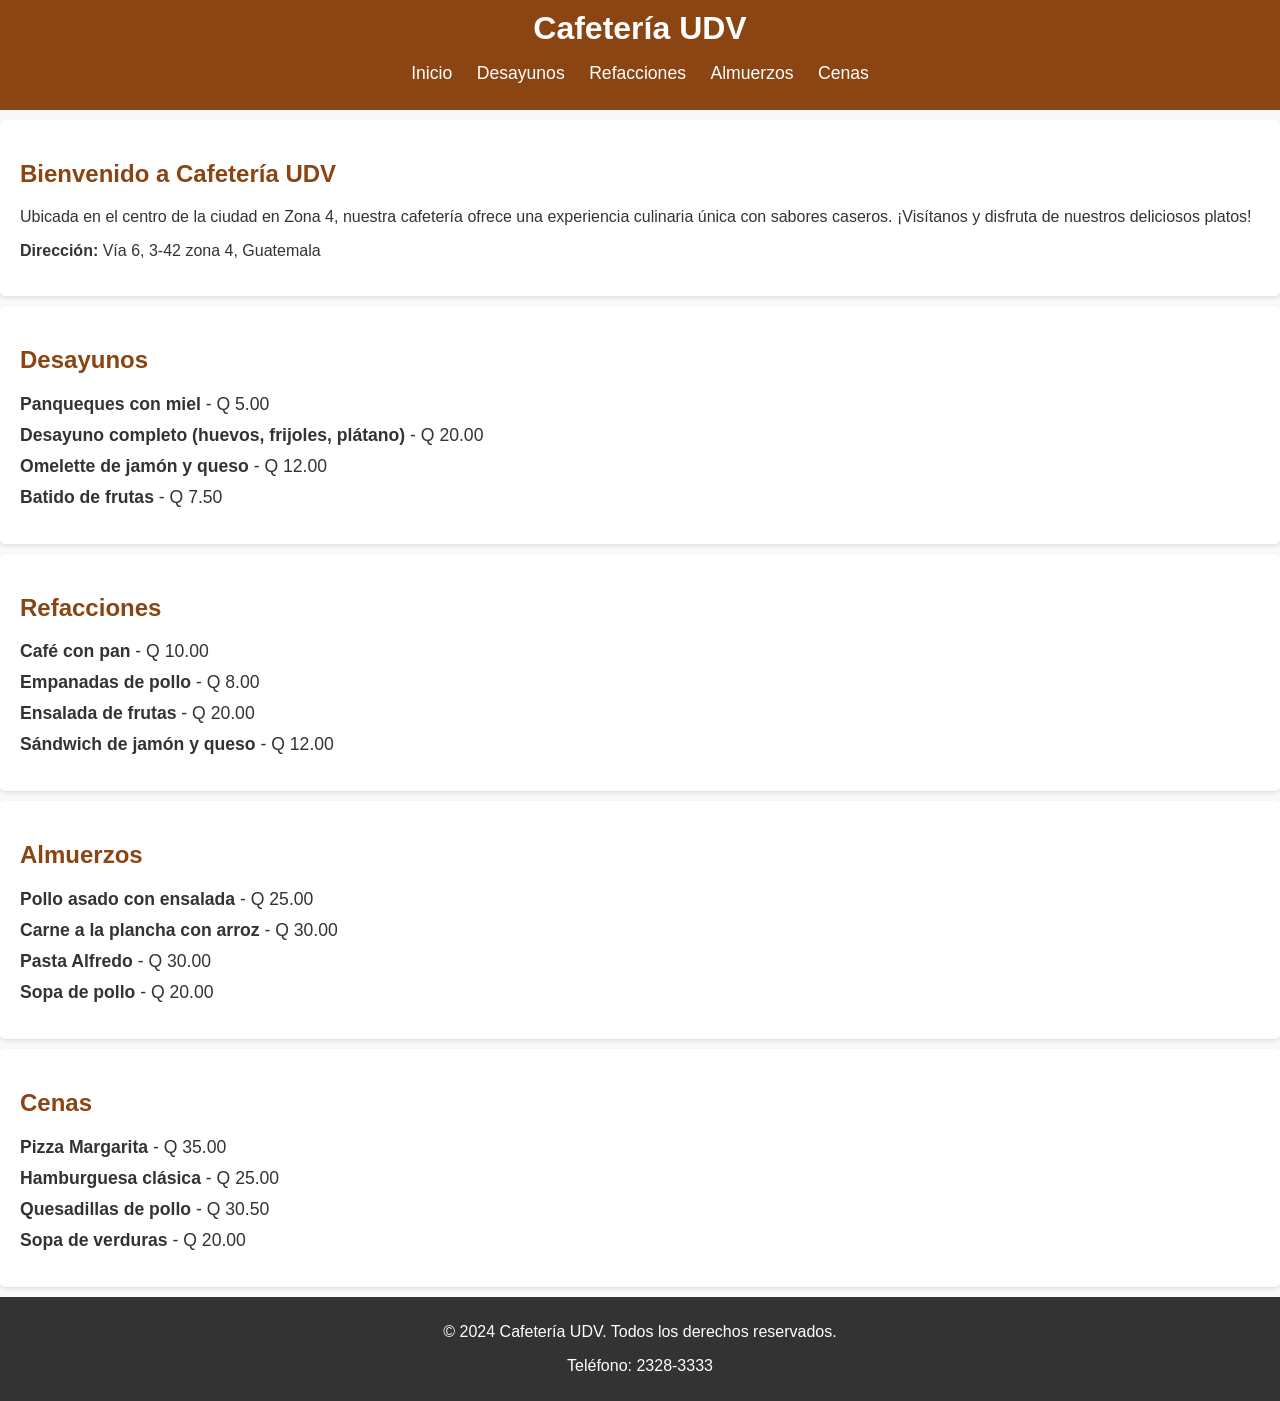
<file: programacion_web/III_cafeteria/index.html>
<!DOCTYPE html>
<html lang="es">
  <head>
    <meta charset="UTF-8" />
    <meta name="viewport" content="width=device-width, initial-scale=1.0" />
    <title>Cafetería UDV</title>
    <link rel="stylesheet" href="styles.css" />
  </head>
  <body>
    <!-- Encabezado -->
    <header>
      <h1>Cafetería UDV</h1>
      <nav>
        <ul>
          <li><a href="#bienvenida">Inicio</a></li>
          <li><a href="#desayunos">Desayunos</a></li>
          <li><a href="#refacciones">Refacciones</a></li>
          <li><a href="#almuerzos">Almuerzos</a></li>
          <li><a href="#cenas">Cenas</a></li>
        </ul>
      </nav>
    </header>

    <!-- Sección de bienvenida -->
    <section id="bienvenida">
      <h2>Bienvenido a Cafetería UDV</h2>
      <p>
        Ubicada en el centro de la ciudad en Zona 4, nuestra cafetería ofrece
        una experiencia culinaria única con sabores caseros. ¡Visítanos y
        disfruta de nuestros deliciosos platos!
      </p>
      <p><strong>Dirección:</strong> Vía 6, 3-42 zona 4, Guatemala</p>
    </section>

    <!-- Menú de Desayunos -->
    <section id="desayunos">
      <h2>Desayunos</h2>
      <ul>
        <li><strong>Panqueques con miel</strong> - Q 5.00</li>
        <li>
          <strong>Desayuno completo (huevos, frijoles, plátano)</strong> - Q
          20.00
        </li>
        <li><strong>Omelette de jamón y queso</strong> - Q 12.00</li>
        <li><strong>Batido de frutas</strong> - Q 7.50</li>
      </ul>
    </section>

    <!-- Menú de Refacciones -->
    <section id="refacciones">
      <h2>Refacciones</h2>
      <ul>
        <li><strong>Café con pan</strong> - Q 10.00</li>
        <li><strong>Empanadas de pollo</strong> - Q 8.00</li>
        <li><strong>Ensalada de frutas</strong> - Q 20.00</li>
        <li><strong>Sándwich de jamón y queso</strong> - Q 12.00</li>
      </ul>
    </section>

    <!-- Menú de Almuerzos -->
    <section id="almuerzos">
      <h2>Almuerzos</h2>
      <ul>
        <li><strong>Pollo asado con ensalada</strong> - Q 25.00</li>
        <li><strong>Carne a la plancha con arroz</strong> - Q 30.00</li>
        <li><strong>Pasta Alfredo</strong> - Q 30.00</li>
        <li><strong>Sopa de pollo</strong> - Q 20.00</li>
      </ul>
    </section>

    <!-- Menú de Cenas -->
    <section id="cenas">
      <h2>Cenas</h2>
      <ul>
        <li><strong>Pizza Margarita</strong> - Q 35.00</li>
        <li><strong>Hamburguesa clásica</strong> - Q 25.00</li>
        <li><strong>Quesadillas de pollo</strong> - Q 30.50</li>
        <li><strong>Sopa de verduras</strong> - Q 20.00</li>
      </ul>
    </section>

    <!-- Pie de página -->
    <footer>
      <p>© 2024 Cafetería UDV. Todos los derechos reservados.</p>
      <p>Teléfono: 2328-3333</p>
    </footer>
  </body>
</html>
</file>
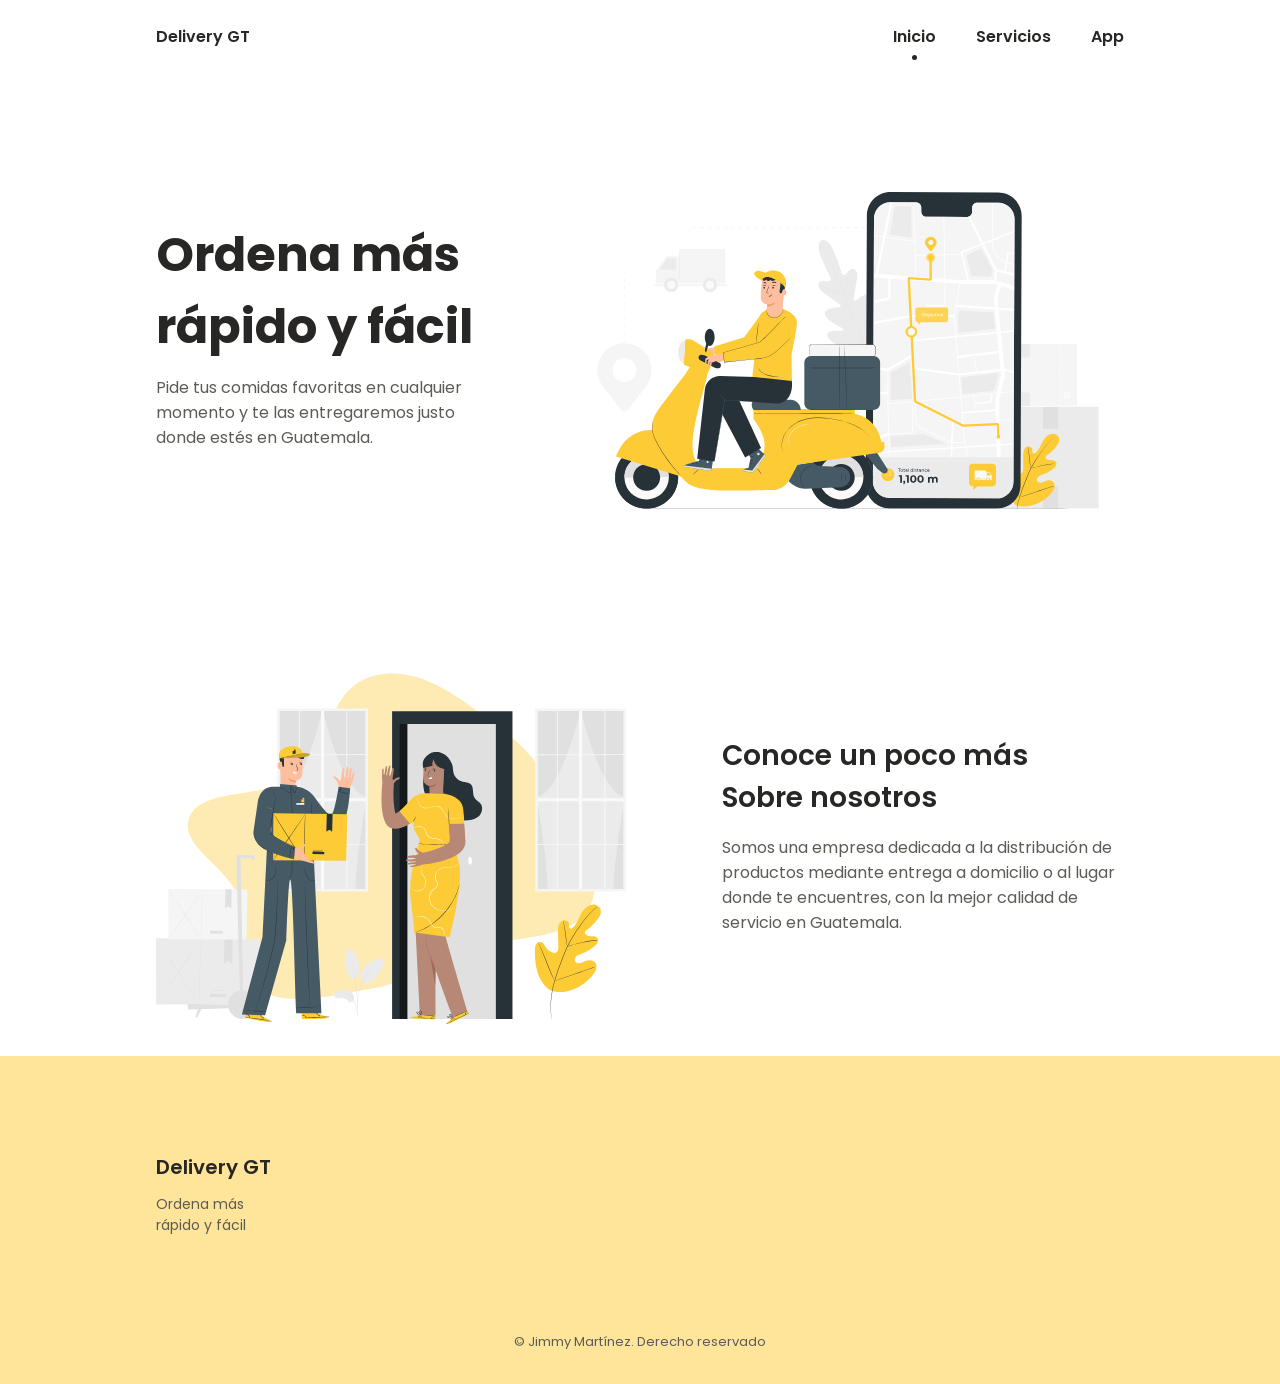
<file: programacion_web/IV_web_informativa/index.html>
<!DOCTYPE html>
<html lang="en">
  <head>
    <meta charset="UTF-8" />
    <meta name="viewport" content="width=device-width, initial-scale=1.0" />

    <!--=============== BOXICONS ===============-->
    <link
      rel="stylesheet"
      href="https://cdn.jsdelivr.net/npm/boxicons@latest/css/boxicons.min.css"
    />

    <!--=============== CSS ===============-->
    <link rel="stylesheet" href="assets/css/styles.css" />

    <title>Inicio</title>
  </head>
  <body>
    <!--=============== HEADER ===============-->
    <header class="header" id="header">
      <nav class="nav container">
        <a href="#" class="nav__logo">Delivery GT</a>

        <div class="nav__menu" id="nav-menu">
          <ul class="nav__list">
            <li class="nav__item">
              <a href="/index.html#home" class="nav__link active-link"
                >Inicio</a
              >
            </li>
            <li class="nav__item">
              <a href="/servicios.html" class="nav__link">Servicios</a>
            </li>
            <li class="nav__item">
              <a href="/app.html" class="nav__link">App</a>
            </li>
          </ul>
        </div>

        <div class="nav__toggle" id="nav-toggle">
          <i class="bx bx-grid-alt"></i>
        </div>
      </nav>
    </header>

    <main class="main">
      <!--=============== HOME ===============-->
      <section class="home section" id="home">
        <div class="home__container container grid">
          <svg
            class="svg__img svg__color home__img"
            viewBox="0 0 554 325"
            xmlns="http://www.w3.org/2000/svg"
          >
            <g clip-path="url(#clip0)">
              <path
                d="M505.712 156.064H423.293V219.381H505.712V156.064Z"
                fill="#F5F5F5"
              />
              <path
                d="M485.066 218.931C485.179 218.931 485.271 204.819 485.271 187.411C485.271 170.003 485.179 155.891 485.066 155.891C484.952 155.891 484.86 170.003 484.86 187.411C484.86 204.819 484.952 218.931 485.066 218.931Z"
                fill="#EBEBEB"
              />
              <path
                d="M498.716 204.964H492.401V212.082H498.716V204.964Z"
                fill="#FAFAFA"
              />
              <path
                d="M457.796 156.222H448.434V169.732H457.796V156.222Z"
                fill="#EBEBEB"
              />
              <path
                d="M457.796 205.682H448.434V219.192H457.796V205.682Z"
                fill="#EBEBEB"
              />
              <path
                d="M391.876 324.795H527.941V220.271H391.876V324.795Z"
                fill="#EBEBEB"
              />
              <path
                d="M425.976 324.062C426.126 324.062 426.245 300.763 426.245 272.041C426.245 243.318 426.126 220.019 425.976 220.019C425.825 220.019 425.707 243.311 425.707 272.041C425.707 300.771 425.825 324.062 425.976 324.062Z"
                fill="#E0E0E0"
              />
              <path
                d="M403.422 312.751H413.852V301.007H403.422V312.751Z"
                fill="#FAFAFA"
              />
              <path
                d="M486.435 220.539H470.979V242.846H486.435V220.539Z"
                fill="#E0E0E0"
              />
              <path
                d="M486.435 302.182H470.979V324.488H486.435V302.182Z"
                fill="#E0E0E0"
              />
              <path
                d="M287.56 36.352C288.653 36.352 289.539 36.2602 289.539 36.147C289.539 36.0339 288.653 35.9421 287.56 35.9421C286.468 35.9421 285.582 36.0339 285.582 36.147C285.582 36.2602 286.468 36.352 287.56 36.352Z"
                fill="#EBEBEB"
              />
              <path
                d="M279.647 36.352C280.74 36.352 281.625 36.2602 281.625 36.147C281.625 36.0339 280.74 35.9421 279.647 35.9421C278.554 35.9421 277.668 36.0339 277.668 36.147C277.668 36.2602 278.554 36.352 279.647 36.352Z"
                fill="#EBEBEB"
              />
              <path
                d="M271.734 36.352C272.826 36.352 273.712 36.2602 273.712 36.147C273.712 36.0339 272.826 35.9421 271.734 35.9421C270.641 35.9421 269.755 36.0339 269.755 36.147C269.755 36.2602 270.641 36.352 271.734 36.352Z"
                fill="#EBEBEB"
              />
              <path
                d="M263.82 36.352C264.913 36.352 265.799 36.2602 265.799 36.147C265.799 36.0339 264.913 35.9421 263.82 35.9421C262.728 35.9421 261.842 36.0339 261.842 36.147C261.842 36.2602 262.728 36.352 263.82 36.352Z"
                fill="#EBEBEB"
              />
              <path
                d="M255.907 36.352C256.999 36.352 257.885 36.2602 257.885 36.147C257.885 36.0339 256.999 35.9421 255.907 35.9421C254.814 35.9421 253.928 36.0339 253.928 36.147C253.928 36.2602 254.814 36.352 255.907 36.352Z"
                fill="#EBEBEB"
              />
              <path
                d="M247.993 36.352C249.086 36.352 249.971 36.2602 249.971 36.147C249.971 36.0339 249.086 35.9421 247.993 35.9421C246.9 35.9421 246.015 36.0339 246.015 36.147C246.015 36.2602 246.9 36.352 247.993 36.352Z"
                fill="#EBEBEB"
              />
              <path
                d="M240.079 36.352C241.172 36.352 242.058 36.2602 242.058 36.147C242.058 36.0339 241.172 35.9421 240.079 35.9421C238.987 35.9421 238.101 36.0339 238.101 36.147C238.101 36.2602 238.987 36.352 240.079 36.352Z"
                fill="#EBEBEB"
              />
              <path
                d="M232.166 36.352C233.259 36.352 234.144 36.2602 234.144 36.147C234.144 36.0339 233.259 35.9421 232.166 35.9421C231.073 35.9421 230.188 36.0339 230.188 36.147C230.188 36.2602 231.073 36.352 232.166 36.352Z"
                fill="#EBEBEB"
              />
              <path
                d="M224.253 36.352C225.345 36.352 226.231 36.2602 226.231 36.147C226.231 36.0339 225.345 35.9421 224.253 35.9421C223.16 35.9421 222.274 36.0339 222.274 36.147C222.274 36.2602 223.16 36.352 224.253 36.352Z"
                fill="#EBEBEB"
              />
              <path
                d="M216.339 36.352C217.431 36.352 218.317 36.2602 218.317 36.147C218.317 36.0339 217.431 35.9421 216.339 35.9421C215.246 35.9421 214.36 36.0339 214.36 36.147C214.36 36.2602 215.246 36.352 216.339 36.352Z"
                fill="#EBEBEB"
              />
              <path
                d="M208.426 36.352C209.518 36.352 210.404 36.2602 210.404 36.147C210.404 36.0339 209.518 35.9421 208.426 35.9421C207.333 35.9421 206.447 36.0339 206.447 36.147C206.447 36.2602 207.333 36.352 208.426 36.352Z"
                fill="#EBEBEB"
              />
              <path
                d="M200.512 36.352C201.605 36.352 202.49 36.2602 202.49 36.147C202.49 36.0339 201.605 35.9421 200.512 35.9421C199.419 35.9421 198.534 36.0339 198.534 36.147C198.534 36.2602 199.419 36.352 200.512 36.352Z"
                fill="#EBEBEB"
              />
              <path
                d="M192.598 36.352C193.691 36.352 194.577 36.2602 194.577 36.147C194.577 36.0339 193.691 35.9421 192.598 35.9421C191.506 35.9421 190.62 36.0339 190.62 36.147C190.62 36.2602 191.506 36.352 192.598 36.352Z"
                fill="#EBEBEB"
              />
              <path
                d="M184.685 36.352C185.778 36.352 186.663 36.2602 186.663 36.147C186.663 36.0339 185.778 35.9421 184.685 35.9421C183.592 35.9421 182.707 36.0339 182.707 36.147C182.707 36.2602 183.592 36.352 184.685 36.352Z"
                fill="#EBEBEB"
              />
              <path
                d="M176.771 36.352C177.864 36.352 178.75 36.2602 178.75 36.147C178.75 36.0339 177.864 35.9421 176.771 35.9421C175.679 35.9421 174.793 36.0339 174.793 36.147C174.793 36.2602 175.679 36.352 176.771 36.352Z"
                fill="#EBEBEB"
              />
              <path
                d="M168.858 36.352C169.951 36.352 170.837 36.2602 170.837 36.147C170.837 36.0339 169.951 35.9421 168.858 35.9421C167.766 35.9421 166.88 36.0339 166.88 36.147C166.88 36.2602 167.766 36.352 168.858 36.352Z"
                fill="#EBEBEB"
              />
              <path
                d="M160.945 36.352C162.037 36.352 162.923 36.2602 162.923 36.147C162.923 36.0339 162.037 35.9421 160.945 35.9421C159.852 35.9421 158.966 36.0339 158.966 36.147C158.966 36.2602 159.852 36.352 160.945 36.352Z"
                fill="#EBEBEB"
              />
              <path
                d="M153.031 36.352C154.124 36.352 155.009 36.2602 155.009 36.147C155.009 36.0339 154.124 35.9421 153.031 35.9421C151.938 35.9421 151.053 36.0339 151.053 36.147C151.053 36.2602 151.938 36.352 153.031 36.352Z"
                fill="#EBEBEB"
              />
              <path
                d="M145.118 36.352C146.21 36.352 147.096 36.2602 147.096 36.147C147.096 36.0339 146.21 35.9421 145.118 35.9421C144.025 35.9421 143.139 36.0339 143.139 36.147C143.139 36.2602 144.025 36.352 145.118 36.352Z"
                fill="#EBEBEB"
              />
              <path
                d="M137.204 36.352C138.297 36.352 139.182 36.2602 139.182 36.147C139.182 36.0339 138.297 35.9421 137.204 35.9421C136.111 35.9421 135.226 36.0339 135.226 36.147C135.226 36.2602 136.111 36.352 137.204 36.352Z"
                fill="#EBEBEB"
              />
              <path
                d="M129.29 36.352C130.383 36.352 131.269 36.2602 131.269 36.147C131.269 36.0339 130.383 35.9421 129.29 35.9421C128.198 35.9421 127.312 36.0339 127.312 36.147C127.312 36.2602 128.198 36.352 129.29 36.352Z"
                fill="#EBEBEB"
              />
              <path
                d="M121.377 36.352C122.469 36.352 123.355 36.2602 123.355 36.147C123.355 36.0339 122.469 35.9421 121.377 35.9421C120.284 35.9421 119.398 36.0339 119.398 36.147C119.398 36.2602 120.284 36.352 121.377 36.352Z"
                fill="#EBEBEB"
              />
              <path
                d="M113.464 36.352C114.556 36.352 115.442 36.2602 115.442 36.147C115.442 36.0339 114.556 35.9421 113.464 35.9421C112.371 35.9421 111.485 36.0339 111.485 36.147C111.485 36.2602 112.371 36.352 113.464 36.352Z"
                fill="#EBEBEB"
              />
              <path
                d="M109.451 42.0034C109.565 42.0034 109.657 41.1212 109.657 40.0329C109.657 38.9446 109.565 38.0624 109.451 38.0624C109.338 38.0624 109.246 38.9446 109.246 40.0329C109.246 41.1212 109.338 42.0034 109.451 42.0034Z"
                fill="#EBEBEB"
              />
              <path
                d="M109.451 49.8854C109.565 49.8854 109.657 49.0032 109.657 47.9149C109.657 46.8266 109.565 45.9444 109.451 45.9444C109.338 45.9444 109.246 46.8266 109.246 47.9149C109.246 49.0032 109.338 49.8854 109.451 49.8854Z"
                fill="#EBEBEB"
              />
              <path
                d="M109.451 57.7675C109.565 57.7675 109.657 56.8852 109.657 55.797C109.657 54.7087 109.565 53.8264 109.451 53.8264C109.338 53.8264 109.246 54.7087 109.246 55.797C109.246 56.8852 109.338 57.7675 109.451 57.7675Z"
                fill="#EBEBEB"
              />
              <path
                d="M109.451 65.6495C109.565 65.6495 109.657 64.7673 109.657 63.679C109.657 62.5907 109.565 61.7085 109.451 61.7085C109.338 61.7085 109.246 62.5907 109.246 63.679C109.246 64.7673 109.338 65.6495 109.451 65.6495Z"
                fill="#EBEBEB"
              />
              <path
                d="M109.451 73.5315C109.565 73.5315 109.657 72.6493 109.657 71.561C109.657 70.4728 109.565 69.5905 109.451 69.5905C109.338 69.5905 109.246 70.4728 109.246 71.561C109.246 72.6493 109.338 73.5315 109.451 73.5315Z"
                fill="#EBEBEB"
              />
              <path
                d="M107.916 79.8766C108.409 80.0555 108.936 80.1228 109.459 80.0736H109.657V79.4352C109.724 78.7712 109.654 78.1007 109.451 77.4647C109.249 78.1008 109.179 78.7712 109.245 79.4352V79.8687L109.443 79.6716C108.925 79.6276 108.404 79.6976 107.916 79.8766Z"
                fill="#EBEBEB"
              />
              <path
                d="M101.973 80.0815C103.066 80.0815 103.951 79.9898 103.951 79.8766C103.951 79.7634 103.066 79.6717 101.973 79.6717C100.88 79.6717 99.9946 79.7634 99.9946 79.8766C99.9946 79.9898 100.88 80.0815 101.973 80.0815Z"
                fill="#EBEBEB"
              />
              <path
                d="M94.0599 80.0815C95.1525 80.0815 96.0383 79.9898 96.0383 79.8766C96.0383 79.7634 95.1525 79.6717 94.0599 79.6717C92.9673 79.6717 92.0815 79.7634 92.0815 79.8766C92.0815 79.9898 92.9673 80.0815 94.0599 80.0815Z"
                fill="#EBEBEB"
              />
              <path
                d="M86.1463 80.0815C87.239 80.0815 88.1247 79.9898 88.1247 79.8766C88.1247 79.7634 87.239 79.6717 86.1463 79.6717C85.0537 79.6717 84.168 79.7634 84.168 79.8766C84.168 79.9898 85.0537 80.0815 86.1463 80.0815Z"
                fill="#EBEBEB"
              />
              <path
                d="M78.2328 80.0815C79.3254 80.0815 80.2112 79.9898 80.2112 79.8766C80.2112 79.7634 79.3254 79.6717 78.2328 79.6717C77.1401 79.6717 76.2544 79.7634 76.2544 79.8766C76.2544 79.9898 77.1401 80.0815 78.2328 80.0815Z"
                fill="#EBEBEB"
              />
              <path
                d="M70.3192 80.0815C71.4118 80.0815 72.2976 79.9898 72.2976 79.8766C72.2976 79.7634 71.4118 79.6717 70.3192 79.6717C69.2266 79.6717 68.3408 79.7634 68.3408 79.8766C68.3408 79.9898 69.2266 80.0815 70.3192 80.0815Z"
                fill="#EBEBEB"
              />
              <path
                d="M62.4056 80.0815C63.4982 80.0815 64.384 79.9898 64.384 79.8766C64.384 79.7634 63.4982 79.6717 62.4056 79.6717C61.313 79.6717 60.4272 79.7634 60.4272 79.8766C60.4272 79.9898 61.313 80.0815 62.4056 80.0815Z"
                fill="#EBEBEB"
              />
              <path
                d="M54.492 80.0815C55.5847 80.0815 56.4704 79.9898 56.4704 79.8766C56.4704 79.7634 55.5847 79.6717 54.492 79.6717C53.3994 79.6717 52.5137 79.7634 52.5137 79.8766C52.5137 79.9898 53.3994 80.0815 54.492 80.0815Z"
                fill="#EBEBEB"
              />
              <path
                d="M46.579 80.0815C47.6716 80.0815 48.5573 79.9898 48.5573 79.8766C48.5573 79.7634 47.6716 79.6717 46.579 79.6717C45.4863 79.6717 44.6006 79.7634 44.6006 79.8766C44.6006 79.9898 45.4863 80.0815 46.579 80.0815Z"
                fill="#EBEBEB"
              />
              <path
                d="M41.5222 84.7004C41.6358 84.7004 41.7279 83.8182 41.7279 82.7299C41.7279 81.6416 41.6358 80.7594 41.5222 80.7594C41.4085 80.7594 41.3164 81.6416 41.3164 82.7299C41.3164 83.8182 41.4085 84.7004 41.5222 84.7004Z"
                fill="#EBEBEB"
              />
              <path
                d="M41.5222 92.5824C41.6358 92.5824 41.7279 91.7002 41.7279 90.6119C41.7279 89.5236 41.6358 88.6414 41.5222 88.6414C41.4085 88.6414 41.3164 89.5236 41.3164 90.6119C41.3164 91.7002 41.4085 92.5824 41.5222 92.5824Z"
                fill="#EBEBEB"
              />
              <path
                d="M41.5222 100.464C41.6358 100.464 41.7279 99.5823 41.7279 98.494C41.7279 97.4057 41.6358 96.5235 41.5222 96.5235C41.4085 96.5235 41.3164 97.4057 41.3164 98.494C41.3164 99.5823 41.4085 100.464 41.5222 100.464Z"
                fill="#EBEBEB"
              />
              <path
                d="M41.5222 108.347C41.6358 108.347 41.7279 107.464 41.7279 106.376C41.7279 105.288 41.6358 104.406 41.5222 104.406C41.4085 104.406 41.3164 105.288 41.3164 106.376C41.3164 107.464 41.4085 108.347 41.5222 108.347Z"
                fill="#EBEBEB"
              />
              <path
                d="M41.5222 116.229C41.6358 116.229 41.7279 115.346 41.7279 114.258C41.7279 113.17 41.6358 112.288 41.5222 112.288C41.4085 112.288 41.3164 113.17 41.3164 114.258C41.3164 115.346 41.4085 116.229 41.5222 116.229Z"
                fill="#EBEBEB"
              />
              <path
                d="M41.5222 124.111C41.6358 124.111 41.7279 123.228 41.7279 122.14C41.7279 121.052 41.6358 120.17 41.5222 120.17C41.4085 120.17 41.3164 121.052 41.3164 122.14C41.3164 123.228 41.4085 124.111 41.5222 124.111Z"
                fill="#EBEBEB"
              />
              <path
                d="M41.5222 131.993C41.6358 131.993 41.7279 131.11 41.7279 130.022C41.7279 128.934 41.6358 128.052 41.5222 128.052C41.4085 128.052 41.3164 128.934 41.3164 130.022C41.3164 131.11 41.4085 131.993 41.5222 131.993Z"
                fill="#EBEBEB"
              />
              <path
                d="M41.5222 139.875C41.6358 139.875 41.7279 138.992 41.7279 137.904C41.7279 136.816 41.6358 135.934 41.5222 135.934C41.4085 135.934 41.3164 136.816 41.3164 137.904C41.3164 138.992 41.4085 139.875 41.5222 139.875Z"
                fill="#EBEBEB"
              />
              <path
                d="M41.5222 147.757C41.6358 147.757 41.7279 146.874 41.7279 145.786C41.7279 144.698 41.6358 143.816 41.5222 143.816C41.4085 143.816 41.3164 144.698 41.3164 145.786C41.3164 146.874 41.4085 147.757 41.5222 147.757Z"
                fill="#EBEBEB"
              />
              <path
                d="M41.5222 155.639C41.6358 155.639 41.7279 154.757 41.7279 153.668C41.7279 152.58 41.6358 151.698 41.5222 151.698C41.4085 151.698 41.3164 152.58 41.3164 153.668C41.3164 154.757 41.4085 155.639 41.5222 155.639Z"
                fill="#EBEBEB"
              />
              <path
                d="M41.5222 163.521C41.6358 163.521 41.7279 162.639 41.7279 161.55C41.7279 160.462 41.6358 159.58 41.5222 159.58C41.4085 159.58 41.3164 160.462 41.3164 161.55C41.3164 162.639 41.4085 163.521 41.5222 163.521Z"
                fill="#EBEBEB"
              />
              <path
                d="M244.06 49.5623C244.06 49.5623 250.201 46.173 256.223 60.6444C262.245 75.1158 264.311 83.3447 264.311 83.3447C264.311 83.3447 265.965 86.4029 268.125 84.661C270.286 82.919 273.467 77.7248 276.83 78.9623C280.296 80.247 281.151 
                        84.2826 279.995 89.9971C278.84 95.7116 276.83 108.386 276.664 109.537C276.498 110.687 277.004 112.374 278.674 111.42C280.344 110.467 290.212 101.103 294.39 106.037C298.568 110.971 292.807 126.428 292.174 128.107C291.541 129.786 291.858 
                        130.582 292.649 131.07C293.44 131.559 296.463 128.107 299.383 125.553C302.304 122.999 306.134 120.564 308.302 123.606C310.47 126.649 310.304 138.582 297.445 156.971L290.924 165.105L280.526 163.71C258.447 159.375 250.011 150.909 249.449 
                        147.213C248.887 143.516 253.351 142.625 257.22 142.444C261.09 142.263 265.68 142.657 265.925 141.751C266.171 140.844 265.822 140.095 264.2 139.283C262.578 138.472 247.645 131.441 247.186 125.001C246.727 118.562 260.386 118.467 262.222 
                        118.002C264.058 117.537 263.258 115.945 262.348 115.259C261.438 114.573 251.143 106.849 246.331 103.507C241.52 100.165 239.32 96.6732 240.919 93.347C242.454 90.1469 248.365 91.676 251.135 91.4395C253.905 91.2031 252.963 87.8611 252.963 
                        87.8611C252.963 87.8611 248.705 80.5071 242.952 65.9332C237.199 51.3594 244.155 49.5386 244.155 49.5386"
                fill="#EBEBEB"
              />
              <path
                d="M290.567 163.064C286.302 152.376 280.28 137.66 273.577 121.423C266.874 105.186 260.821 90.4936 256.492 79.8293L251.38 67.218L250.019 63.7499L249.647 62.8592C249.56 62.6622 249.512 62.5597 249.512 62.5597C249.512 62.5597 249.512 
                        62.6701 249.615 62.875L249.955 63.7814L251.285 67.2416C252.448 70.2447 254.157 74.5719 256.294 79.916C260.559 90.604 266.582 105.32 273.284 121.549C279.987 137.778 286.049 152.486 290.37 163.15"
                fill="#E0E0E0"
              />
              <path
                d="M272.644 86.4344C272.508 86.6463 272.399 86.874 272.319 87.1123C272.129 87.5616 271.876 88.2079 271.575 89.0198C270.974 90.6434 270.19 92.8977 269.383 95.4121L267.342 101.844L266.716 103.791C266.621 104.023 266.554 104.267 266.519 
                        104.516C266.657 104.304 266.769 104.077 266.851 103.838C267.041 103.389 267.294 102.734 267.587 101.923C268.18 100.299 268.924 98.0289 269.731 95.5145L271.821 89.0986L272.462 87.1517C272.551 86.9208 272.612 86.68 272.644 86.4344Z"
                fill="#E0E0E0"
              />
              <path
                d="M265.528 104.625C265.563 104.531 260.957 102.726 255.239 100.594C249.521 98.4609 244.857 96.808 244.822 96.9018C244.787 96.9956 249.394 98.8005 255.111 100.933C260.829 103.066 265.493 104.719 265.528 104.625Z"
                fill="#E0E0E0"
              />
              <path
                d="M276.925 129.1C276.666 129.033 276.4 128.999 276.133 128.997L274.044 128.84C272.28 128.706 269.842 128.501 267.167 128.193C264.493 127.886 262.071 127.523 260.322 127.248L258.249 126.924C257.989 126.866 257.724 126.839 257.458 
                        126.846C257.696 126.947 257.946 127.018 258.201 127.058C258.684 127.169 259.388 127.326 260.259 127.492C262 127.831 264.421 128.233 267.104 128.54C269.787 128.848 272.24 129.013 274.013 129.084C274.899 129.084 275.595 129.139 276.11 129.131C276.382 129.156 276.656 129.145 276.925 129.1Z"
                fill="#E0E0E0"
              />
              <path
                d="M287.022 114.045C286.846 114.206 286.692 114.389 286.563 114.589C286.286 114.952 285.899 115.488 285.424 116.165C284.474 117.49 283.176 119.318 281.768 121.391C280.359 123.464 279.093 125.332 278.199 126.68C277.748 127.358 277.407 
                        127.918 277.154 128.304C277.014 128.496 276.9 128.705 276.814 128.926C276.99 128.766 277.144 128.583 277.273 128.383C277.55 128.02 277.938 127.484 278.412 126.806C279.362 125.482 280.66 123.653 282.069 121.58C283.477 119.507 284.743 117.639 
                        285.637 116.299C286.089 115.622 286.429 115.062 286.682 114.676C286.823 114.481 286.937 114.269 287.022 114.045V114.045Z"
                fill="#E0E0E0"
              />
              <path
                d="M299.874 134.365C299.658 134.579 299.465 134.814 299.296 135.067L297.817 137.053C296.59 138.748 294.912 141.104 293.069 143.713C291.225 146.322 289.587 148.718 288.431 150.452L287.054 152.51C286.872 152.756 286.715 153.02 286.587 
                        153.298C286.803 153.084 286.997 152.849 287.165 152.596L288.637 150.602C289.864 148.907 291.541 146.551 293.385 143.942C295.229 141.333 296.859 138.952 298.038 137.218L299.415 135.161C299.595 134.912 299.749 134.646 299.874 134.365V134.365Z"
                fill="#E0E0E0"
              />
              <path
                d="M286.777 152.754C286.461 152.674 286.137 152.623 285.811 152.604L283.168 152.305C280.937 152.052 277.858 151.69 274.463 151.201C271.069 150.712 268.014 150.2 265.806 149.806L263.187 149.349C262.867 149.276 262.541 149.234 262.213 
                        149.223C262.518 149.339 262.834 149.426 263.155 149.483C263.764 149.633 264.651 149.83 265.759 150.05C267.959 150.5 271.021 151.059 274.416 151.548C277.811 152.037 280.905 152.336 283.121 152.549C284.244 152.644 285.147 152.707 285.78 152.738C286.111 
                        152.776 286.445 152.781 286.777 152.754V152.754Z"
                fill="#E0E0E0"
              />
              <path
                d="M17.56 196.799L17.6154 196.878C18.8599 198.727 20.2073 200.506 21.6512 202.206L37.5257 223.156C37.9933 223.775 38.5987 224.277 39.2943 224.622C39.9899 224.968 40.7566 225.148 41.5339 225.148C42.3112 225.148 43.0779 224.968 43.7735 
                        224.622C44.4691 224.277 45.0745 223.775 45.5421 223.156L61.6856 201.875C63.0388 199.991 64.3683 198.722 65.4366 196.925L65.5158 196.822C68.0014 192.615 69.3267 187.829 69.3572 182.947C69.3878 178.066 68.1226 173.263 65.6898 169.026C63.257 164.788 59.743 
                        161.266 55.5038 158.817C51.2645 156.367 46.4507 155.077 41.5497 155.077C36.6488 155.077 31.8349 156.367 27.5957 158.817C23.3565 161.266 19.8425 164.788 17.4097 169.026C14.9769 173.263 13.7117 178.066 13.7422 182.947C13.7728 187.829 15.098 192.615 17.5837 
                        196.822L17.56 196.799ZM29.2878 182.674C29.2878 180.264 30.0053 177.908 31.3496 175.904C32.6939 173.9 34.6047 172.338 36.8402 171.416C39.0757 170.494 41.5356 170.252 43.9088 170.723C46.282 171.193 48.462 172.353 50.173 174.058C51.884 175.762 53.0492 177.933 
                        53.5212 180.297C53.9933 182.661 53.751 185.111 52.825 187.337C51.899 189.564 50.3309 191.467 48.319 192.806C46.3071 194.145 43.9417 194.86 41.522 194.86C38.2787 194.858 35.1689 193.573 32.8762 191.288C30.5836 189.003 29.2957 185.905 29.2957 182.674H29.2878Z"
                fill="#F5F5F5"
              />
              <path
                d="M145.007 59.667V92.2356C145.007 92.5722 144.873 92.895 144.634 93.1329C144.395 93.3709 144.071 93.5046 143.733 93.5046H75.1306C74.962 93.5046 74.795 93.4713 74.6394 93.4065C74.4838 93.3418 74.3426 93.2469 74.2241 93.1274C74.1056 
                        93.0079 74.012 92.8661 73.9489 92.7103C73.8859 92.5545 73.8544 92.3878 73.8565 92.2199L74.0148 80.2943C74.0303 80.005 74.1448 79.7296 74.3393 79.514L84.1757 66.4219C84.2933 66.2643 84.4459 66.136 84.6217 66.0471C84.7975 65.9582 84.9916 65.9111 85.1887 
                        65.9096L96.5208 65.8229C96.8573 65.8208 97.1794 65.6862 97.4166 65.4485C97.6538 65.2107 97.787 64.8891 97.787 64.5539V59.6276C97.787 59.461 97.8199 59.296 97.8839 59.142C97.948 58.988 98.0418 58.8481 98.1601 58.7303C98.2784 58.6125 98.4189 58.519 98.5735 
                        58.4552C98.7281 58.3914 98.8937 58.3586 99.061 58.3586H143.772C143.94 58.3637 144.104 58.4016 144.257 58.4701C144.41 58.5387 144.547 58.6365 144.662 58.758C144.776 58.8795 144.866 59.0223 144.925 59.1783C144.984 59.3343 145.012 59.5004 145.007 59.667V59.667Z"
                fill="#F5F5F5"
              />
              <path
                d="M94.5584 68.6998V79.1514C94.5585 79.248 94.5391 79.3436 94.5015 79.4326C94.464 79.5216 94.4089 79.6023 94.3396 79.6698C94.2703 79.7374 94.1882 79.7904 94.098 79.8259C94.0079 79.8614 93.9115 79.8787 93.8146 79.8766L78.6761 79.6086C78.5441 
                        79.6073 78.415 79.5703 78.3025 79.5016C78.19 79.4329 78.0984 79.335 78.0374 79.2184C77.9765 79.1018 77.9484 78.971 77.9564 78.8398C77.9644 78.7085 78.008 78.582 78.0826 78.4735L85.1572 68.0771C85.2264 67.9765 85.3199 67.8948 85.4292 67.8397C85.5385 67.7845 
                        85.66 67.7578 85.7824 67.7619L93.8383 67.9747C94.03 67.9767 94.2132 68.0541 94.348 68.1898C94.4828 68.3256 94.5584 68.5089 94.5584 68.6998Z"
                fill="#EBEBEB"
              />
              <path
                d="M72.5272 96.7678L146.384 96.7678V94.4978L72.5272 94.4978V96.7678Z"
                fill="#F5F5F5"
              />
              <path
                d="M129.259 102.64C133.293 102.64 136.563 99.3827 136.563 95.3648C136.563 91.3468 133.293 88.0897 129.259 88.0897C125.225 88.0897 121.955 91.3468 121.955 95.3648C121.955 99.3827 125.225 102.64 129.259 102.64Z"
                fill="#EBEBEB"
              />
              <path
                d="M129.259 99.6447C131.632 99.6447 133.556 97.7285 133.556 95.3648C133.556 93.001 131.632 91.0848 129.259 91.0848C126.886 91.0848 124.962 93.001 124.962 95.3648C124.962 97.7285 126.886 99.6447 129.259 99.6447Z"
                fill="#FAFAFA"
              />
              <path
                d="M97.7948 93.5046C97.9783 93.5046 98.1271 85.6458 98.1271 75.9513C98.1271 66.2569 97.9783 58.398 97.7948 58.398C97.6112 58.398 97.4624 66.2569 97.4624 75.9513C97.4624 85.6458 97.6112 93.5046 97.7948 93.5046Z"
                fill="#EBEBEB"
              />
              <path
                d="M89.4541 102.64C93.488 102.64 96.7582 99.3827 96.7582 95.3648C96.7582 91.3468 93.488 88.0897 89.4541 88.0897C85.4201 88.0897 82.1499 91.3468 82.1499 95.3648C82.1499 99.3827 85.4201 102.64 89.4541 102.64Z"
                fill="#EBEBEB"
              />
              <path
                d="M89.4543 99.6447C91.8274 99.6447 93.7513 97.7285 93.7513 95.3648C93.7513 93.001 91.8274 91.0848 89.4543 91.0848C87.0811 91.0848 85.1572 93.001 85.1572 95.3648C85.1572 97.7285 87.0811 99.6447 89.4543 99.6447Z"
                fill="#FAFAFA"
              />
              <path
                d="M91.7725 82.2727C93.0618 82.2727 94.1069 82.1245 94.1069 81.9417C94.1069 81.7588 93.0618 81.6106 91.7725 81.6106C90.4832 81.6106 89.438 81.7588 89.438 81.9417C89.438 82.1245 90.4832 82.2727 91.7725 82.2727Z"
                fill="#EBEBEB"
              />
              <path
                d="M0 324.795C0 324.905 124.028 325 276.972 325C429.916 325 553.984 324.905 553.984 324.795C553.984 324.685 429.98 324.59 276.972 324.59C123.965 324.59 0 324.645 0 324.795Z"
                fill="#263238"
              />
              <path
                d="M443.377 321.327C432.718 313.965 430.257 300.235 430.628 287.884C430.692 285.818 430.454 283.651 431.42 281.838C432.385 280.025 434.688 278.78 436.548 279.647C438.091 280.364 438.764 282.138 439.626 283.588C440.78 285.548 442.468 287.144 444.493 
                        288.191C445.814 288.869 447.445 289.279 448.742 288.561C450.523 287.576 450.729 285.117 450.705 283.044C450.668 279.224 450.631 275.404 450.594 271.583C450.465 269.534 450.668 267.476 451.196 265.491C451.829 263.544 453.237 261.731 455.192 261.179C457.147 
                        260.627 459.576 261.739 459.995 263.749C460.077 264.597 460.101 265.451 460.067 266.302C460.055 266.728 460.17 267.147 460.397 267.507C460.623 267.867 460.952 268.153 461.341 268.328C462.132 268.565 462.987 267.981 463.596 267.382C465.717 265.301 467.149 262.653 
                        468.487 259.973C469.824 257.293 471.122 254.598 473.045 252.336C474.968 250.073 477.627 248.268 480.571 248.095C483.514 247.922 486.664 249.719 487.424 252.604C488.183 255.488 486.514 258.436 484.678 260.801C481.969 264.28 478.771 267.351 475.181 269.92C474.485 
                        270.312 473.931 270.914 473.599 271.639C473.156 273.01 474.461 274.358 475.815 274.791C477.35 275.296 478.98 275.13 480.618 275.312C482.256 275.493 483.965 276.194 484.575 277.676C485.422 279.765 483.673 281.972 481.948 283.414C478.489 286.308 474.557 288.588 470.323 
                        290.154C468.765 290.589 467.301 291.305 466.002 292.266C464.783 293.33 464.055 295.174 464.799 296.617C465.543 298.059 467.434 298.516 469.025 298.193C470.615 297.87 472.024 297.035 473.535 296.459C476.361 295.387 480.017 295.569 481.837 297.996C482.393 298.833 482.747 
                        299.786 482.87 300.782C482.994 301.777 482.884 302.788 482.549 303.734C481.866 305.616 480.811 307.342 479.447 308.81C474.982 314.19 469.162 318.292 462.583 320.696C456.031 322.982 449.922 323.621 443.417 321.264"
                fill=""
              />
              <path
                d="M444.082 324.803C444.517 319.908 444.738 319.806 446.551 313.571C448.584 306.836 451.004 300.222 453.799 293.764L455.968 288.672C456.68 287.001 457.392 285.345 458.191 283.769C459.724 280.751 461.422 277.82 463.28 274.988C465.036 272.269 466.801 
                        269.747 468.463 267.406C470.125 265.065 471.739 262.913 473.282 261.014C475.692 258.004 478.339 255.189 481.196 252.596C482.209 251.681 483.016 251.019 483.57 250.531L484.203 250.01C484.272 249.949 484.346 249.893 484.424 249.845C484.365 249.917 484.299 249.983 
                        484.227 250.042L483.617 250.586C483.079 251.059 482.288 251.768 481.291 252.698C478.47 255.326 475.851 258.161 473.456 261.179C471.929 263.087 470.346 265.238 468.708 267.587C467.07 269.936 465.298 272.458 463.557 275.178C461.715 278.011 460.029 280.942 458.508 
                        283.958C457.717 285.535 457.02 287.174 456.3 288.845L454.187 293.905C451.398 300.35 448.973 306.944 446.923 313.658C445.094 319.869 444.849 319.963 444.39 324.811"
                fill="#263238"
              />
              <path
                d="M458.294 283.753C458.194 283.47 458.125 283.177 458.089 282.878C457.978 282.311 457.843 281.491 457.701 280.467C457.4 278.425 457.084 275.595 456.751 272.474C456.419 269.353 456.063 266.531 455.73 264.498C455.572 263.481 455.43 262.661 455.327 
                        262.133C455.255 261.841 455.215 261.543 455.208 261.242C455.326 261.518 455.414 261.806 455.469 262.101C455.62 262.661 455.794 263.473 455.991 264.466C456.387 266.492 456.783 269.321 457.123 272.443L457.962 280.443L458.231 282.863C458.285 283.156 458.306 283.455 
                        458.294 283.753V283.753Z"
                fill="#263238"
              />
              <path
                d="M484.749 278.732C484.403 278.807 484.05 278.849 483.696 278.859C483.016 278.922 482.035 279.008 480.824 279.15C478.402 279.418 475.063 279.938 471.415 280.608C467.767 281.278 464.475 282.082 462.1 282.729C460.921 283.036 459.972 283.312 459.315 
                        283.517C458.981 283.633 458.636 283.717 458.286 283.769C458.603 283.607 458.934 283.475 459.275 283.375C459.916 283.146 460.858 282.831 462.037 282.492C464.411 281.791 467.664 280.971 471.328 280.262C474.455 279.652 477.611 279.202 480.784 278.914C482.003 278.803 
                        482.992 278.756 483.673 278.74C484.03 278.703 484.391 278.701 484.749 278.732Z"
                fill="#263238"
              />
              <path
                d="M446.867 313.09C446.792 312.991 446.73 312.883 446.685 312.767L446.226 311.813C445.83 310.986 445.3 309.772 444.643 308.266C443.353 305.248 441.707 301.031 439.958 296.349C438.21 291.667 436.595 287.434 435.376 284.4L433.92 280.805L433.533 279.828C433.48 
                        279.715 433.442 279.596 433.422 279.473C433.497 279.573 433.558 279.681 433.604 279.797L434.063 280.75C434.459 281.578 434.989 282.792 435.646 284.297C436.935 287.316 438.581 291.533 440.338 296.215C442.095 300.897 443.701 305.129 444.92 308.164L446.376 311.758L446.764 
                        312.736C446.814 312.849 446.849 312.968 446.867 313.09V313.09Z"
                fill="#263238"
              />
              <path
                d="M482.003 301.677C481.894 301.74 481.777 301.787 481.655 301.819L480.634 302.166L476.867 303.364C473.702 304.404 469.318 305.886 464.491 307.533C459.663 309.181 455.271 310.623 452.074 311.601C450.492 312.089 449.178 312.468 448.276 312.712L447.239 
                        312.988C447.119 313.028 446.994 313.052 446.867 313.059C446.977 312.996 447.094 312.949 447.215 312.917L448.236 312.57L451.995 311.34C455.161 310.3 459.545 308.818 464.372 307.171C469.199 305.524 473.583 304.081 476.788 303.104C478.371 302.615 479.684 302.237 480.587 
                        301.992L481.631 301.717C481.753 301.687 481.878 301.673 482.003 301.677V301.677Z"
                fill="#263238"
              />
              <path
                d="M423.618 324.795H313.529C300.22 324.732 289 313.429 289 300.179L290.211 23.9062C290.224 20.7527 290.861 17.6327 292.085 14.7244C293.31 11.8162 295.097 9.17665 297.345 6.95664C299.594 4.73664 302.259 2.97963 305.19 1.78599C308.12 0.592349 
                        311.258 -0.014543 314.423 -2.00425e-05L425.05 0.512314C431.438 0.543601 437.552 3.09988 442.049 7.61945C446.546 12.139 449.058 18.2521 449.033 24.6156L447.862 300.889C447.848 304.045 447.21 307.168 445.984 310.078C444.758 312.988 442.968 315.629 440.716 317.85C438.464 
                        320.07 435.795 321.826 432.861 323.018C429.927 324.21 426.786 324.814 423.618 324.795V324.795Z"
                fill="#263238"
              />
              <path
                d="M424.892 11.0033L403.441 10.9402C402.741 10.9525 402.051 11.102 401.41 11.38C400.768 11.658 400.188 12.0592 399.703 12.5606C399.217 13.0619 398.835 13.6537 398.579 14.3021C398.323 14.9505 398.198 15.6428 398.21 16.3394V20.2174C398.223 20.914 398.098 
                        21.6063 397.842 22.2547C397.586 22.9031 397.204 23.4949 396.718 23.9963C396.232 24.4977 395.652 24.8988 395.011 25.1768C394.37 25.4548 393.679 25.6043 392.98 25.6166L351.17 25.4274C349.758 25.3882 348.419 24.7928 347.448 23.7717C346.476 22.7506 345.951 21.3874 345.987 
                        19.9809V16.103C346.023 14.6965 345.498 13.3333 344.526 12.3122C343.555 11.2911 342.216 10.6957 340.804 10.6565H333.263L314.487 10.5698C312.27 10.5594 310.072 10.9843 308.02 11.8201C305.968 12.6559 304.101 13.8863 302.527 15.441C300.952 16.9957 299.7 18.8442 298.843 
                        20.881C297.985 22.9177 297.539 25.1027 297.53 27.3112L296.383 296.979C296.364 301.437 298.123 305.72 301.273 308.886C304.423 312.052 308.706 313.842 313.181 313.863L423.618 314.296C425.835 314.307 428.032 313.882 430.084 313.046C432.137 312.21 434.003 310.98 435.578 309.425C437.153 
                        307.87 438.405 306.022 439.262 303.985C440.119 301.948 440.565 299.763 440.575 297.555L441.69 27.8866C441.709 23.429 439.95 19.1464 436.8 15.9804C433.65 12.8144 429.367 11.0242 424.892 11.0033V11.0033Z"
                fill="#F5F5F5"
              />
              <path
                d="M378.033 263.339C377.907 266.594 377.788 269.644 377.685 272.19H393.55L391.611 262.488L378.033 263.339Z"
                fill="#F5F5F5"
              />
              <path
                d="M313.577 267.398L313.711 272.182H376.142C376.245 269.495 376.363 266.507 376.482 263.433L313.577 267.398Z"
                fill="#F5F5F5"
              />
              <path
                d="M392.402 262.432L394.356 272.19H423.593L423.237 260.493L392.402 262.432Z"
                fill="#F5F5F5"
              />
              <path
                d="M379.616 126.081L385.146 94.1509L370.666 93.0789V126.081H379.616Z"
                fill="#F5F5F5"
              />
              <path
                d="M312.279 249.671L296.565 255.804L296.517 266.894L312.746 265.869L312.279 249.671Z"
                fill="#F5F5F5"
              />
              <path
                d="M312.2 247.181L311.346 217.442H311.33V206.951L296.763 208.488L296.573 253.266L312.2 247.165V247.181Z"
                fill="#F5F5F5"
              />
              <path
                d="M311.33 183.541L296.873 181.634L296.77 206.115L311.33 204.578V183.541Z"
                fill="#F5F5F5"
              />
              <path
                d="M419.092 207.392L418.483 215.92L401.407 217.749L402.729 224.496L422.114 223.038L421.822 213.367L423.373 206.966L419.092 207.392Z"
                fill="#F5F5F5"
              />
              <path
                d="M388.319 225.576L401.937 224.551L398.97 209.418L387.085 210.616L388.319 225.576Z"
                fill="#F5F5F5"
              />
              <path
                d="M388.446 227.152L389.49 239.772L391.334 257.08L392.094 260.872L423.19 258.917L422.162 224.614L388.446 227.152Z"
                fill="#F5F5F5"
              />
              <path
                d="M311.48 181.192L296.881 179.277L297.071 135.453L335.621 128.461H379.513L381.095 147.599L335.44 151.973L335.59 153.55L381.222 149.175L384.245 185.85L338.161 179.829L337.853 182.193L384.466 188.262L386.254 209.93L337.465 214.833L312.145 216.614V183.557L336.128 169.621L334.933 
                        167.58L311.48 181.192ZM336.69 212.066L334.15 174.808L314.582 185.133C314.764 186.15 314.582 213.414 314.582 213.414L336.69 212.066Z"
                fill="#F5F5F5"
              />
              <path
                d="M417.493 207.558L399.761 209.339L401.106 216.196L416.995 214.494L417.493 207.558Z"
                fill="#F5F5F5"
              />
              <path
                d="M378.255 257.498L378.088 261.755L391.287 260.919L390.606 257.53L378.255 257.498Z"
                fill="#F5F5F5"
              />
              <path
                d="M349.832 126.081L352.159 115.582H369.875V93.0238L314.471 88.933V110.112L297.166 114.014L297.079 133.025L335.408 126.081H349.832Z"
                fill="#F5F5F5"
              />
              <path
                d="M386.8 63.3164L386.326 61.3853L407.484 53.0461L393.724 25.522C393.462 25.564 393.198 25.5851 392.933 25.5851L369.551 25.4747L370.184 63.9864L386.8 63.3164Z"
                fill="#F5F5F5"
              />
              <path
                d="M418.87 48.5533V10.9403H403.44C402.741 10.9526 402.051 11.102 401.41 11.38C400.768 11.658 400.188 12.0592 399.702 12.5606C399.217 13.062 398.835 13.6538 398.579 14.3021C398.323 14.9505 398.198 15.6428 398.21 16.3395V20.2174C398.202 21.08 397.991 21.9287 397.594 22.6952C397.196 
                        23.4618 396.624 24.1249 395.923 24.6314L409.691 52.1712L418.87 48.5533Z"
                fill="#F5F5F5"
              />
              <path
                d="M309.391 45.8892L316.513 10.5067L333.248 10.5856H337.537L339.317 50.1455L309.391 45.8892ZM318.712 14.6133L313.838 43.5877L336.081 46.8272L335.511 14.6054L318.712 14.6133Z"
                fill="#F5F5F5"
              />
              <path
                d="M340.132 50.2874V50.6263C340.132 53.7161 340.235 59.2966 340.282 65.216L369.424 64.0337L368.791 25.4826L351.154 25.4038C349.742 25.3646 348.404 24.7692 347.432 23.7481C346.46 22.7271 345.935 21.3638 345.971 19.9573V16.0794C346.007 14.6729 345.482 13.3097 344.51 12.2886C343.539 
                        11.2675 342.2 10.6721 340.789 10.6329H338.32L340.108 50.3032L340.132 50.2874Z"
                fill="#F5F5F5"
              />
              <path
                d="M307.041 45.5503L314.099 10.5146C309.69 10.5928 305.488 12.387 302.392 15.513C299.295 18.6391 297.55 22.8485 297.53 27.2403L297.458 44.7069L297.53 44.1945L307.041 45.5503Z"
                fill="#F5F5F5"
              />
              <path
                d="M312.097 88.7596L297.276 87.664L297.173 111.586L312.097 108.228V88.7596Z"
                fill="#F5F5F5"
              />
              <path
                d="M306.883 46.3227L297.459 44.9749L297.293 83.7151L299.318 83.8649L306.883 46.3227Z"
                fill="#F5F5F5"
              />
              <path
                d="M336.824 246.723L337.069 215.629L312.137 217.387L313.015 247.851L336.824 246.723Z"
                fill="#F5F5F5"
              />
              <path
                d="M341.405 239.519L376.719 256.371C377.139 245.336 377.51 235.09 377.51 234.404L378.302 234.364L378.674 233.624C379.172 233.876 379.172 233.876 378.911 241.379C378.761 245.565 378.555 251.137 378.341 256.718H390.495L388.691 239.819L386.317 210.655L340.179 215.29L341.405 239.519Z"
                fill="#F5F5F5"
              />
              <path
                d="M427.961 187.939L427.566 183.833L385.241 188.223L387.021 209.828L423.562 206.155L427.961 187.939Z"
                fill="#F5F5F5"
              />
              <path
                d="M369.875 117.947H354.065L352.261 126.081H369.875V117.947Z"
                fill="#F5F5F5"
              />
              <path
                d="M423.618 143.5L381.855 147.504L380.185 127.279L381.768 117.963L421.331 120.69L423.618 143.5ZM384.419 144.777L421.766 140.363L419.772 123.535L385.376 121.368L383.247 127.248L384.419 144.777Z"
                fill="#F5F5F5"
              />
              <path
                d="M425.532 162.961L423.799 145.077L382.013 149.073L383.579 168.116L425.532 162.961Z"
                fill="#F5F5F5"
              />
              <path
                d="M312.793 267.445L296.58 268.47L296.509 267.422L296.493 272.19H312.928L312.793 267.445Z"
                fill="#F5F5F5"
              />
              <path
                d="M441.398 39.6703L441.635 40.2693L441.69 27.8866C441.709 23.4291 439.95 19.1465 436.8 15.9804C433.65 12.8144 429.367 11.0242 424.892 11.0033H419.63V48.2617L441.398 39.6703Z"
                fill="#F5F5F5"
              />
              <path
                d="M376.506 261.857L313.529 265.798L313.054 249.34V248.631L337.584 247.472L337.837 215.558L339.348 215.408L340.622 240.055L376.664 257.254L376.506 261.857ZM314.582 261.668L371.339 258.61L348.97 248.268L314.582 250.633V261.668Z"
                fill="#F5F5F5"
              />
              <path
                d="M431.151 81.0904L432.623 72.3807C419.693 67.7855 418.799 54.3624 418.839 50.311L410.404 53.6372L423.112 79.041L431.151 81.0904Z"
                fill="#F5F5F5"
              />
              <path
                d="M385.043 185.866L402.617 184.046L399.151 168.581L383.777 170.473L385.043 185.866Z"
                fill="#F5F5F5"
              />
              <path
                d="M421.489 94.411H388.667L385.937 94.2061L382.234 115.622L421.196 118.301L420.286 108.993L424.124 95.2465L421.489 94.411Z"
                fill="#F5F5F5"
              />
              <path
                d="M395.069 90.47L388.193 62.339L408.196 54.457L421.093 80.2549L420.682 90.5015L395.069 90.47ZM392.244 65.0268L397.3 86.2137L417.525 87.0019L419.234 80.0184L407.412 57.6177L392.244 65.0268Z"
                fill="#F5F5F5"
              />
              <path
                d="M425.793 213.777L426.394 233.852L440.621 233.056L440.661 233.844L426.418 234.64L427.146 258.665L440.59 257.821L440.693 259.39L427.194 260.241L427.55 272.19H440.653L440.938 205.201L427.542 206.549L425.793 213.777Z"
                fill="#F5F5F5"
              />
              <path
                d="M339.348 50.9652L309.233 46.6616L301.7 84.0383L339.475 86.8285C339.633 81.0904 339.499 63.4188 339.348 50.9652Z"
                fill="#F5F5F5"
              />
              <path
                d="M388.881 90.47H393.438L386.99 64.0967L370.231 64.7825L370.634 89.1301L388.881 90.47Z"
                fill="#F5F5F5"
              />
              <path
                d="M340.25 86.8837L369.812 89.067L369.408 64.814L340.258 66.0041C340.353 74.2015 340.377 82.9505 340.25 86.8837Z"
                fill="#F5F5F5"
              />
              <path
                d="M425.762 165.318L399.943 168.486L403.409 183.959L427.336 181.484L425.762 165.318Z"
                fill="#F5F5F5"
              />
              <path
                d="M432.764 71.5531L434.418 61.7794L441.539 62.3311L441.626 41.2782L419.637 49.9485C419.202 64.7588 428.539 69.9688 432.764 71.5531Z"
                fill="#F5F5F5"
              />
              <path
                d="M424.298 109.34L425.201 118.577L441.303 119.689L441.382 100.669L427.899 96.4288L424.298 109.34Z"
                fill="#F5F5F5"
              />
              <path
                d="M431.965 188.215L427.732 205.737L440.938 204.413L441.017 186.04C436.966 184.976 433.429 184.109 431.522 183.746L431.965 188.215Z"
                fill="#F5F5F5"
              />
              <path
                d="M423.048 90.7695L441.405 96.547L441.445 86.1506L423.42 81.5081L423.048 90.7695Z"
                fill="#F5F5F5"
              />
              <path
                d="M431.293 181.334C432.773 181.555 435.574 182.122 441.026 183.58L441.2 143.382L427.748 144.675L431.293 181.334Z"
                fill="#F5F5F5"
              />
              <path
                d="M427.582 143.13L441.207 141.821L441.294 122.061L425.43 120.966L427.582 143.13Z"
                fill="#F5F5F5"
              />
              <path
                d="M434.284 72.0497C436.864 72.8379 439.269 73.4369 441.493 73.8783L441.532 63.9076L435.732 63.4583L434.284 72.0497Z"
                fill="#F5F5F5"
              />
              <path
                d="M432.693 81.4529L441.453 83.7072V74.6902C439.19 74.2409 436.705 73.6261 434.11 72.83L432.693 81.4529Z"
                fill="#F5F5F5"
              />
              <path
                d="M296.572 268.47L296.509 267.422V266.894L312.737 265.869L312.271 249.671L296.556 255.804V253.258L312.184 247.157L311.345 217.45V206.951L296.77 208.527V206.162L311.329 204.626V183.557L296.873 181.657V179.293L311.479 181.192L334.909 167.556L336.103 
                        169.598L312.12 
                        183.557V216.614L337.441 214.833L386.23 209.93L384.442 188.262L337.828 182.193L338.137 179.829L384.244 185.827L381.221 149.152L335.589 153.526L335.439 151.95L381.095 147.575L379.512 128.438H335.613L297.063 135.429V133.025L335.383 126.081H349.824L352.15 
                        115.582H369.875V93.0238L314.486 
                        88.933V110.112L297.181 114.014V111.586L312.104 108.22V88.7517L297.284 87.6561V83.7151L299.318 83.8648L306.882 46.3227L297.45 44.9749V44.7069L297.521 44.1946L307.017 45.5581L314.075 10.5225H314.462H316.504L309.382 45.905L339.316 50.1849L337.536 
                        10.625H338.327L340.115 50.2952V50.6342C340.115 
                        53.7239 340.218 59.3044 340.265 65.2238L369.408 64.0415L368.775 25.4905H369.566L370.199 64.0021L386.815 63.3243L386.341 61.3931L407.499 53.054L393.723 25.522C394.517 25.4039 395.271 25.0985 395.923 24.6313L409.691 52.1712L418.87 48.5533V10.9402H419.661V48.1986L441.405 
                        39.6309L441.642 40.2299V41.2309L419.653 
                        49.9011C419.202 64.7194 428.547 69.9294 432.772 71.5137L434.426 61.74L441.547 62.2917V63.8681L435.747 63.4188L434.291 72.0102C436.871 72.7985 439.276 73.3975 441.5 73.8389V74.6271C439.237 74.1778 436.752 73.563 434.157 72.7669L432.701 81.382L441.46 
                        83.6363V86.0718L423.435 81.4293L423.063 90.6907L441.413 96.4603V100.591L427.961 
                        96.35L424.361 109.261L425.2 118.577L441.302 119.712V122.077L425.477 120.981L427.573 143.13L441.199 141.821V143.398L427.748 144.691L431.308 181.326C432.788 181.547 435.589 182.114 441.041 183.573V186.032C436.989 184.968 433.453 184.101 431.546 
                        183.738L431.981 188.215L427.748 205.737L440.954 204.413V205.201L427.573 206.549L425.825 213.784L426.426 233.86L440.669 233.072L440.716 233.86L426.474 234.648L427.194 258.673L440.645 257.829L440.748 259.406L427.249 260.257L427.573 272.19H423.617L423.261 260.493L392.402 
                        262.44L394.34 272.19H393.549L391.611 262.488L378.04 263.339C377.914 266.594 377.795 269.644 377.692 272.19H376.11C376.213 269.503 376.331 266.515 376.45 263.441L313.584 267.382L313.719 272.167H312.927L312.793 267.437L296.572 268.47ZM391.286 260.919L390.606 257.53H378.246L378.08 
                        261.786L391.286 260.919ZM423.182 258.909L422.145 224.614L388.43 227.144L389.466 239.756L391.31 257.096L392.101 260.887L423.182 258.909ZM401.09 216.196L416.986 214.486L417.485 207.55L399.753 209.331L401.09 216.196ZM387.069 210.608L388.303 225.584L401.929 224.543L398.961 209.41L387.069 
                        210.608ZM421.805 213.367L423.388 206.959L419.115 207.392L418.506 215.913L401.43 217.749L402.752 224.496L422.137 223.038L421.805 213.367ZM383.761 170.465L385.027 185.858L402.601 184.038L399.151 168.581L383.761 170.465ZM427.32 181.5L425.738 165.334L399.919 168.486L403.385 183.959L427.32 
                        181.5ZM420.278 108.985L424.124 95.278L421.489 94.4504H388.667L385.945 94.2455L382.234 115.653L421.196 118.341L420.278 108.985ZM410.403 53.5742L423.111 78.978L431.15 81.0904L432.622 72.3807C419.692 67.7855 418.798 54.3624 418.838 50.311L410.403 53.5742ZM388.184 62.3311L395.06 90.4621H420.682L421.093 
                        80.2155L408.195 54.4176L388.184 62.3311ZM370.223 64.7667L370.603 89.13L388.881 90.47H393.438L386.99 64.0967L370.223 64.7667ZM340.281 65.9884C340.345 74.1936 340.368 82.9426 340.281 86.8758L369.811 89.067L369.408 64.814L340.281 65.9884ZM301.691 84.0304L339.466 86.8206C339.617 81.0667 339.466 63.411 
                        339.332 50.9652L309.216 46.6616L301.691 84.0304ZM370.65 93.0711V126.073H379.615L385.154 94.143L370.65 93.0711ZM352.245 126.073H369.875V117.947H354.049L352.245 126.073ZM381.862 147.497L423.617 143.5L421.402 120.682L381.838 117.955L380.256 127.271L381.862 147.497ZM381.989 149.073L383.571 168.108L425.508 
                        162.961L423.767 145.069L381.989 149.073ZM386.997 209.828L423.546 206.155L427.945 187.939L427.55 183.841L385.225 188.223L386.997 209.828ZM386.277 210.695L340.139 215.329L341.405 239.519L376.719 256.371C377.138 245.336 377.51 235.09 377.51 234.404L378.301 234.364L378.673 233.624C379.172 233.876 379.172 233.876 
                        378.911 241.379C378.76 245.565 378.555 251.137 378.341 256.718H390.495L388.691 239.819L386.277 210.695ZM312.12 217.387L312.999 247.851L336.8 246.723L337.045 215.621L312.12 217.387ZM313.521 265.822L376.497 261.881L376.671 257.285L340.629 240.087L339.356 215.44L337.844 215.589L337.591 247.504L313.062 248.662V249.372L313.521 265.822Z"
                fill="white"
              />
              <path
                d="M348.97 248.268L314.582 250.665V261.668L371.339 258.602L348.97 248.268Z"
                fill="#EBEBEB"
              />
              <path
                d="M419.804 123.551L385.408 121.383L383.287 127.263L384.45 144.785L421.798 140.371L419.804 123.551Z"
                fill="#EBEBEB"
              />
              <path
                d="M313.181 313.792L423.618 314.296C425.835 314.307 428.032 313.882 430.084 313.046C432.136 312.21 434.003 310.98 435.578 309.425C437.153 307.87 438.404 306.022 439.262 303.985C440.119 301.948 440.565 299.763 440.574 297.555L440.685 272.182H296.517L296.438 
                        291.367V297.405C296.545 301.768 298.352 305.918 301.477 308.977C304.602 312.035 308.8 313.762 313.181 313.792V313.792Z"
                fill="#EBEBEB"
              />
              <path
                d="M336.088 46.835L335.51 14.6133H318.712L313.838 43.5955L336.088 46.835Z"
                fill="#EBEBEB"
              />
              <path
                d="M417.533 86.9783L419.234 79.9948L407.421 57.594L392.244 65.0347L397.308 86.2216L417.533 86.9783Z"
                fill="#EBEBEB"
              />
              <path
                d="M314.582 185.133C314.764 186.15 314.582 213.414 314.582 213.414L336.689 212.019L334.149 174.76L314.582 185.133Z"
                fill="#EBEBEB"
              />
              <path
                d="M388.319 207.298L387.156 190.406L425.073 185.551V188.467L420.492 204.003L388.319 207.298Z"
                fill="#EBEBEB"
              />
              <path
                d="M355.656 71.8132C353.104 71.8132 351.035 69.7523 351.035 67.2101C351.035 64.6679 353.104 62.607 355.656 62.607C358.208 62.607 360.277 64.6679 360.277 67.2101C360.277 69.7523 358.208 71.8132 355.656 71.8132Z"
                fill=""
              />
              <g opacity="0.6">
                <path
                  opacity="0.6"
                  d="M351.016 67.4189C350.907 64.879 352.886 62.731 355.436 62.6212C357.986 62.5114 360.141 64.4814 360.25 67.0213C360.359 69.5612 358.38 71.7092 355.83 71.819C353.28 71.9288 351.125 69.9589 351.016 67.4189Z"
                  fill="white"
                />
              </g>
              <path
                d="M355.656 70.1107C353.96 70.1107 352.586 68.7415 352.586 67.0525C352.586 65.3635 353.96 63.9943 355.656 63.9943C357.352 63.9943 358.726 65.3635 358.726 67.0525C358.726 68.7415 357.352 70.1107 355.656 70.1107Z"
                fill=""
              />
              <path
                d="M425.074 252.942C423.986 252.942 423.103 252.064 423.103 250.98C423.103 249.896 423.986 249.017 425.074 249.017C426.162 249.017 427.044 249.896 427.044 250.98C427.044 252.064 426.162 252.942 425.074 252.942Z"
                fill=""
              />
              <path
                d="M423.886 250.341L423.412 239.306L390.076 240.883C389.205 240.924 388.338 240.739 387.56 240.347L340.282 216.559C339.744 216.287 339.287 215.879 338.958 215.375C338.629 214.871 338.438 214.29 338.406 213.69L331.973 89.3586C331.961 89.0669 332.01 88.7757 332.117 88.5041C332.225 88.2325 
                        332.389 87.9866 332.598 87.7822C332.807 87.5805 333.055 87.4238 333.328 87.3221C333.6 87.2204 333.891 87.1758 334.181 87.1911L354.445 88.6886V66.6189H356.819V88.9882C356.819 89.2738 356.759 89.5564 356.645 89.8182C356.53 90.08 356.362 90.3155 356.152 90.5099C355.942 90.7044 355.694 90.8537 
                        355.423 90.9485C355.153 91.0434 354.866 91.0817 354.58 91.0611L334.331 89.5635L340.772 213.627C340.782 213.812 340.84 213.991 340.942 214.146C341.043 214.301 341.184 214.426 341.35 214.51L388.628 238.298C389.041 238.508 389.502 238.606 389.965 238.581L423.578 236.95C423.854 236.936 
                        424.13 236.977 424.39 237.07C424.65 237.162 424.89 237.306 425.094 237.491C425.298 237.676 425.464 237.9 425.581 238.15C425.699 238.399 425.765 238.669 425.777 238.944L426.268 250.239L423.886 250.341Z"
                fill=""
              />
              <path
                d="M335.835 149.357C332.531 149.357 329.853 146.689 329.853 143.398C329.853 140.107 332.531 137.439 335.835 137.439C339.139 137.439 341.817 140.107 341.817 143.398C341.817 146.689 339.139 149.357 335.835 149.357Z"
                fill=""
              />
              <path
                d="M335.835 147.536C333.54 147.536 331.68 145.683 331.68 143.398C331.68 141.112 333.54 139.26 335.835 139.26C338.129 139.26 339.989 141.112 339.989 143.398C339.989 145.683 338.129 147.536 335.835 147.536Z"
                fill="#FAFAFA"
              />
              <path
                d="M340.282 143.398C340.282 142.52 340.02 141.662 339.531 140.932C339.042 140.203 338.346 139.634 337.532 139.298C336.718 138.962 335.822 138.874 334.958 139.046C334.094 139.217 333.3 139.639 332.677 140.26C332.054 140.881 331.63 141.671 331.458 142.532C331.286 143.393 331.374 144.285 
                        331.711 145.096C332.048 145.907 332.619 146.6 333.352 147.088C334.085 147.575 334.946 147.835 335.827 147.835C337.008 147.835 338.142 147.368 338.977 146.536C339.812 145.703 340.282 144.575 340.282 143.398V143.398ZM339.688 143.398C339.688 144.159 339.462 144.902 339.038 145.535C338.613 146.167 
                        338.01 146.66 337.305 146.951C336.599 147.243 335.823 147.319 335.074 147.17C334.325 147.022 333.637 146.656 333.097 146.118C332.557 145.58 332.189 144.894 332.04 144.148C331.891 143.402 331.967 142.629 332.26 141.926C332.552 141.223 333.047 140.622 333.682 140.2C334.317 139.777 335.063 139.551 335.827 
                        139.551C336.851 139.551 337.833 139.957 338.557 140.678C339.281 141.399 339.688 142.378 339.688 143.398Z"
                fill=""
              />
              <path
                d="M371.07 118.404H342.584C341.919 118.404 341.281 118.667 340.811 119.136C340.34 119.604 340.076 120.24 340.076 120.903V131.149C340.076 131.812 340.34 132.447 340.811 132.916C341.281 133.385 341.919 133.648 342.584 133.648H342.909V136.099L345.757 133.648H371.078C371.743 133.648 372.381 
                        133.385 372.851 132.916C373.322 132.447 373.586 131.812 373.586 131.149V120.903C373.586 120.574 373.521 120.248 373.394 119.945C373.268 119.641 373.082 119.365 372.848 119.133C372.615 118.901 372.337 118.717 372.032 118.592C371.727 118.467 371.4 118.403 371.07 118.404V118.404Z"
                fill=""
              />
              <g opacity="0.4">
                <path
                  opacity="0.4"
                  d="M371.07 118.404H342.584C341.919 118.404 341.281 118.667 340.811 119.136C340.34 119.604 340.076 120.24 340.076 120.903V131.149C340.076 131.812 340.34 132.447 340.811 132.916C341.281 133.385 341.919 133.648 342.584 133.648H342.909V136.099L345.757 133.648H371.078C371.743 
                        133.648 372.381 133.385 372.851 132.916C373.322 132.447 373.586 131.812 373.586 131.149V120.903C373.586 120.574 373.521 120.248 373.394 119.945C373.268 119.641 373.082 119.365 372.848 119.133C372.615 118.901 372.337 118.717 372.032 118.592C371.727 118.467 371.4 118.403 371.07 118.404V118.404Z"
                  fill="white"
                />
              </g>
              <path
                d="M348.203 127.516C348.525 127.502 348.836 127.394 349.097 127.205C349.358 127.017 349.558 126.756 349.672 126.456C349.785 126.155 349.808 125.828 349.737 125.515C349.665 125.202 349.503 124.916 349.27 124.694C349.038 124.472 348.744 124.323 348.427 124.265C348.11 124.207 347.783 
                        124.244 347.486 124.369C347.19 124.495 346.937 124.705 346.759 124.973C346.581 125.241 346.486 125.555 346.486 125.876C346.483 126.098 346.526 126.318 346.613 126.523C346.699 126.728 346.827 126.913 346.988 127.066C347.149 127.22 347.339 127.339 347.548 127.416C347.757 127.494 347.98 127.527 
                        348.203 127.516ZM348.203 127.106C347.959 127.103 347.722 127.028 347.521 126.891C347.32 126.754 347.165 126.561 347.074 126.336C346.983 126.111 346.96 125.864 347.01 125.627C347.059 125.389 347.178 125.172 347.351 125.001C347.525 124.831 347.745 124.715 347.984 124.669C348.223 124.623 348.47 124.648 
                        348.695 124.742C348.919 124.835 349.111 124.993 349.246 125.195C349.381 125.397 349.453 125.634 349.453 125.876C349.457 126.04 349.428 126.204 349.367 126.357C349.305 126.509 349.213 126.648 349.096 126.764C348.979 126.88 348.839 126.97 348.686 127.031C348.532 127.091 348.368 127.119 348.203 127.114V127.106Z"
                fill="white"
              />
              <path
                d="M351.842 125.033C351.679 125.026 351.517 125.057 351.368 125.124C351.22 125.191 351.09 125.292 350.988 125.419V124.079H350.544V127.476H350.972V127.09C351.072 127.224 351.204 127.331 351.356 127.403C351.508 127.474 351.674 127.507 351.842 127.5C352.173 127.5 352.49 127.369 352.723 
                        127.136C352.957 126.903 353.088 126.588 353.088 126.258C353.088 125.929 352.957 125.613 352.723 125.381C352.49 125.148 352.173 125.017 351.842 125.017V125.033ZM351.842 127.129C351.669 127.144 351.496 127.106 351.345 127.02C351.194 126.935 351.073 126.806 350.996 126.651C350.92 126.496 350.893 
                        126.321 350.917 126.15C350.942 125.979 351.018 125.82 351.135 125.692C351.253 125.565 351.406 125.476 351.575 125.436C351.744 125.397 351.921 125.41 352.082 125.472C352.244 125.534 352.383 125.644 352.482 125.786C352.58 125.929 352.633 126.097 352.633 126.27C352.643 126.382 352.628 126.495 352.589 
                        126.601C352.551 126.707 352.491 126.803 352.412 126.884C352.333 126.964 352.238 127.027 352.133 127.068C352.028 127.109 351.915 127.127 351.803 127.121L351.842 127.129Z"
                fill="white"
              />
              <path
                d="M353.369 128.383C353.475 128.392 353.582 128.379 353.683 128.342C353.783 128.306 353.875 128.248 353.95 128.173C354.026 128.098 354.084 128.007 354.12 127.907C354.156 127.807 354.17 127.7 354.16 127.594V125.056H353.717V127.594C353.717 127.87 353.591 128.02 353.353 128.02C353.224 
                        128.023 353.098 127.981 352.997 127.902L352.855 128.241C353.007 128.341 353.187 128.391 353.369 128.383V128.383ZM353.923 124.568C353.978 124.565 354.032 124.545 354.077 124.512C354.121 124.479 354.155 124.434 354.174 124.382C354.194 124.33 354.197 124.274 354.184 124.22C354.172 124.166 354.143 
                        124.117 354.103 124.078C354.063 124.04 354.012 124.015 353.957 124.005C353.902 123.995 353.846 124.002 353.795 124.024C353.744 124.046 353.7 124.082 353.669 124.128C353.639 124.174 353.622 124.229 353.622 124.284C353.621 124.324 353.628 124.364 353.643 124.402C353.659 124.439 353.681 124.473 353.71 
                        124.501C353.739 124.529 353.774 124.551 353.812 124.565C353.85 124.579 353.89 124.586 353.931 124.583L353.923 124.568Z"
                fill="white"
              />
              <path
                d="M357.191 126.278C357.202 126.115 357.179 125.952 357.123 125.799C357.067 125.645 356.98 125.505 356.867 125.387C356.754 125.27 356.617 125.176 356.466 125.114C356.315 125.052 356.152 125.021 355.988 125.025C355.825 125.02 355.662 125.05 355.51 125.11C355.358 125.171 355.221 125.262 
                        355.106 125.378C354.991 125.494 354.901 125.633 354.842 125.785C354.783 125.937 354.755 126.099 354.762 126.262C354.778 126.517 354.867 126.762 355.019 126.968C355.172 127.173 355.381 127.331 355.621 127.421C355.861 127.511 356.122 127.53 356.372 127.475C356.623 127.421 356.852 127.295 357.033 
                        127.114L356.788 126.83C356.698 126.926 356.589 127.002 356.468 127.053C356.346 127.103 356.215 127.127 356.083 127.121C355.978 127.135 355.871 127.127 355.769 127.098C355.667 127.069 355.572 127.02 355.489 126.954C355.407 126.888 355.338 126.806 355.288 126.713C355.238 126.619 355.207 126.517 355.197 
                        126.412H357.152C357.152 126.373 357.191 126.318 357.191 126.278ZM355.988 125.395C356.183 125.394 356.371 125.464 356.517 125.592C356.663 125.72 356.756 125.897 356.78 126.089H355.197C355.222 125.898 355.317 125.723 355.462 125.597C355.608 125.47 355.795 125.402 355.988 125.403V125.395Z"
                fill="white"
              />
              <path
                d="M358.869 127.508C359.067 127.519 359.264 127.477 359.44 127.385C359.615 127.294 359.763 127.156 359.866 126.987L359.525 126.806C359.452 126.914 359.353 127.002 359.237 127.063C359.121 127.124 358.992 127.154 358.861 127.153C358.633 127.153 358.415 127.063 358.254 126.902C358.093 
                        126.742 358.002 126.525 358.002 126.298C358.002 126.071 358.093 125.853 358.254 125.693C358.415 125.533 358.633 125.443 358.861 125.443C358.992 125.441 359.121 125.472 359.237 125.533C359.353 125.593 359.452 125.681 359.525 125.789L359.858 125.577C359.755 125.407 359.608 125.269 359.432 125.177C359.257 
                        125.086 359.059 125.044 358.861 125.056C358.53 125.056 358.213 125.187 357.98 125.42C357.746 125.653 357.615 125.969 357.615 126.298C357.615 126.627 357.746 126.943 357.98 127.176C358.213 127.408 358.53 127.539 358.861 127.539L358.869 127.508Z"
                fill="white"
              />
              <path
                d="M361.693 127.027C361.594 127.105 361.471 127.146 361.345 127.145C361.291 127.149 361.237 127.141 361.187 127.122C361.137 127.102 361.091 127.072 361.055 127.032C361.018 126.993 360.991 126.945 360.976 126.894C360.96 126.843 360.956 126.788 360.965 126.735V125.419H361.661V125.056H360.965V124.528H360.522V125.056H360.11V125.419H360.522V126.751C360.506 
                        126.858 360.515 126.968 360.549 127.071C360.583 127.174 360.641 127.267 360.718 127.344C360.795 127.42 360.889 127.478 360.992 127.512C361.096 127.546 361.205 127.555 361.313 127.539C361.504 127.546 361.691 127.488 361.843 127.374L361.693 127.027Z"
                fill="white"
              />
              <path
                d="M362.587 124.583C362.643 124.58 362.696 124.561 362.741 124.528C362.786 124.495 362.82 124.45 362.839 124.398C362.858 124.346 362.862 124.289 362.849 124.235C362.836 124.181 362.808 124.132 362.768 124.094C362.727 124.056 362.676 124.031 362.622 124.021C362.567 124.011 362.51 124.018 362.459 124.039C362.408 
                        124.061 362.365 124.098 362.334 124.144C362.303 124.19 362.287 124.244 362.287 124.3C362.288 124.338 362.296 124.376 362.312 124.411C362.328 124.446 362.35 124.477 362.378 124.504C362.406 124.53 362.439 124.551 362.475 124.564C362.511 124.578 362.549 124.584 362.587 124.583V124.583ZM362.366 127.476H362.809V125.048H362.366V127.476Z"
                fill="white"
              />
              <path
                d="M365.381 125.056L364.526 127.003L363.688 125.056H363.229L364.273 127.484H364.724L365.792 125.056H365.381Z"
                fill="white"
              />
              <path
                d="M368.356 126.278C368.367 126.115 368.344 125.952 368.288 125.799C368.232 125.645 368.145 125.505 368.032 125.387C367.918 125.27 367.782 125.176 367.631 125.114C367.479 125.052 367.317 125.021 367.153 125.025C366.989 125.02 366.827 125.05 366.675 125.11C366.523 125.171 366.385 125.262 366.27 125.378C366.155 
                        125.494 366.065 125.633 366.006 125.785C365.947 125.937 365.92 126.099 365.926 126.262C365.942 126.517 366.032 126.762 366.184 126.968C366.336 127.173 366.545 127.331 366.785 127.421C367.025 127.511 367.286 127.53 367.537 127.475C367.787 127.421 368.017 127.295 368.197 127.114L367.952 126.83C367.863 126.926 367.754 127.002 367.632 127.053C367.511 127.103 367.38 127.127 
                        367.248 127.121C367.143 127.135 367.036 127.127 366.934 127.098C366.832 127.069 366.737 127.02 366.654 126.954C366.571 126.888 366.503 126.806 366.453 126.713C366.402 126.619 366.371 126.517 366.362 126.412H368.34C368.356 126.373 368.356 126.318 368.356 126.278ZM367.153 125.395C367.347 125.394 367.535 125.464 367.681 
                        125.592C367.827 125.72 367.921 125.897 367.944 126.089H366.362C366.387 125.898 366.481 125.723 366.627 125.597C366.773 125.47 366.96 125.402 367.153 125.403V125.395Z"
                fill="white"
              />
              <path
                d="M360.846 54.7328C360.58 55.1269 360.292 55.5058 359.984 55.8678L356.605 60.3291C356.506 60.4612 356.377 60.5685 356.228 60.6424C356.08 60.7162 355.916 60.7547 355.751 60.7547C355.585 60.7547 355.421 60.7162 355.273 60.6424C355.125 60.5685 354.995 60.4612 354.896 60.3291L351.454 55.789C351.169 55.387 350.884 
                        55.119 350.663 54.7328C350.135 53.8372 349.854 52.8186 349.848 51.78C349.842 50.7413 350.112 49.7196 350.63 48.8183C351.148 47.9169 351.896 47.1678 352.798 46.6468C353.7 46.1258 354.724 45.8515 355.766 45.8515C356.809 45.8515 357.833 46.1258 358.735 46.6468C359.637 47.1678 360.385 47.9169 360.903 48.8183C361.421 49.7196 361.691 50.7413 361.685 51.78C361.679 52.8186 361.398 
                        53.8372 360.87 54.7328H360.846ZM358.346 51.7219C358.346 51.209 358.193 50.7076 357.907 50.2812C357.621 49.8547 357.215 49.5224 356.739 49.3261C356.263 49.1298 355.74 49.0785 355.235 49.1785C354.73 49.2786 354.266 49.5256 353.902 49.8882C353.538 50.2509 353.29 50.7129 353.189 51.216C353.089 51.719 353.14 52.2404 353.338 
                        52.7143C353.535 53.1881 353.868 53.5931 354.296 53.878C354.724 54.163 355.228 54.3151 355.743 54.3151C356.433 54.3151 357.095 54.0419 357.583 53.5555C358.072 53.0692 358.346 52.4096 358.346 51.7219V51.7219Z"
                fill=""
              />
              <path
                d="M323.317 286.977H323.776V284.171H324.876V283.769H322.209V284.171H323.317V286.977Z"
                fill="#263238"
              />
              <path
                d="M326.11 287.009C326.354 287.004 326.592 286.928 326.793 286.789C326.994 286.651 327.149 286.456 327.24 286.23C327.331 286.004 327.352 285.757 327.302 285.518C327.252 285.28 327.133 285.062 326.959 284.891C326.785 284.72 326.565 284.604 326.325 284.557C326.085 284.51 325.837 284.535 325.611 284.628C325.385 284.721 
                        325.192 284.878 325.056 285.08C324.919 285.282 324.846 285.52 324.844 285.763C324.838 285.93 324.867 286.095 324.929 286.25C324.991 286.405 325.084 286.545 325.203 286.662C325.322 286.779 325.464 286.87 325.62 286.93C325.776 286.989 325.943 287.016 326.11 287.009V287.009ZM326.11 286.622C325.937 286.637 325.764 286.599 325.613 286.513C325.462 286.428 325.341 286.299 325.264 
                        286.144C325.188 285.989 325.16 285.814 325.185 285.643C325.21 285.472 325.286 285.313 325.403 285.185C325.521 285.058 325.674 284.969 325.843 284.93C326.012 284.89 326.189 284.903 326.35 284.965C326.512 285.027 326.651 285.137 326.75 285.279C326.848 285.422 326.901 285.59 326.901 285.763C326.911 285.873 326.898 285.983 
                        326.863 286.087C326.828 286.191 326.771 286.286 326.696 286.367C326.622 286.448 326.531 286.512 326.43 286.556C326.329 286.6 326.22 286.623 326.11 286.622Z"
                fill="#263238"
              />
              <path
                d="M329.22 286.52C329.121 286.598 328.998 286.639 328.872 286.638C328.818 286.642 328.764 286.634 328.714 286.615C328.663 286.595 328.618 286.565 328.582 286.525C328.545 286.486 328.518 286.438 328.502 286.387C328.487 286.336 328.483 286.281 328.492 286.228V284.912H329.188V284.549H328.492V284.021H328.049V284.549H327.637V284.912H328.049V286.244C328.033 
                        286.351 328.042 286.461 328.076 286.564C328.11 286.666 328.168 286.76 328.245 286.837C328.322 286.913 328.416 286.971 328.519 287.005C328.622 287.039 328.732 287.048 328.84 287.032C329.031 287.037 329.219 286.976 329.37 286.859L329.22 286.52Z"
                fill="#263238"
              />
              <path
                d="M330.779 284.526C330.418 284.517 330.064 284.628 329.774 284.841L329.956 285.172C330.181 284.996 330.461 284.904 330.747 284.912C331.182 284.912 331.404 285.125 331.404 285.495V285.582H330.707C329.979 285.582 329.726 285.905 329.726 286.291C329.726 286.678 330.074 287.009 330.628 287.009C330.779 287.021 330.93 286.996 331.068 286.936C331.207 286.875 
                        331.327 286.781 331.42 286.662V286.985H331.831V285.519C331.831 284.849 331.443 284.526 330.779 284.526ZM330.676 286.662C330.343 286.662 330.138 286.512 330.138 286.268C330.138 286.023 330.264 285.889 330.7 285.889H331.38V286.228C331.325 286.367 331.227 286.484 331.1 286.564C330.974 286.643 330.825 286.68 330.676 286.67V286.662Z"
                fill="#263238"
              />
              <path
                d="M332.622 286.977H333.065V283.58H332.622V286.977Z"
                fill="#263238"
              />
              <path
                d="M337.022 283.58V284.92C336.92 284.793 336.789 284.692 336.641 284.625C336.492 284.558 336.33 284.527 336.167 284.534C335.837 284.534 335.52 284.664 335.286 284.897C335.052 285.13 334.921 285.446 334.921 285.775C334.921 286.104 335.052 286.42 335.286 286.653C335.52 286.886 335.837 287.016 336.167 287.016C336.335 287.024 336.502 286.991 336.654 
                        286.919C336.805 286.848 336.937 286.74 337.038 286.607V286.993H337.465V283.58H337.022ZM336.23 286.622C336.058 286.637 335.884 286.599 335.733 286.513C335.583 286.428 335.461 286.299 335.385 286.144C335.308 285.989 335.281 285.814 335.306 285.643C335.33 285.472 335.406 285.313 335.524 285.185C335.641 285.058 335.794 284.969 335.963 284.93C336.132 284.89 336.309 284.903 336.471 
                        284.965C336.633 285.027 336.772 285.137 336.87 285.279C336.968 285.422 337.021 285.59 337.022 285.763C337.032 285.875 337.018 285.987 336.981 286.092C336.945 286.198 336.886 286.295 336.809 286.376C336.732 286.457 336.638 286.521 336.534 286.564C336.431 286.606 336.319 286.626 336.207 286.622H336.23Z"
                fill="#263238"
              />
              <path
                d="M338.518 284.084C338.573 284.081 338.627 284.062 338.671 284.029C338.716 283.996 338.75 283.951 338.769 283.899C338.788 283.847 338.792 283.79 338.779 283.736C338.766 283.682 338.738 283.633 338.698 283.595C338.657 283.557 338.607 283.531 338.552 283.522C338.497 283.512 338.441 283.518 338.389 283.54C338.338 283.562 338.295 283.598 338.264 
                        283.645C338.233 283.691 338.217 283.745 338.217 283.801C338.218 283.839 338.226 283.877 338.242 283.912C338.258 283.947 338.28 283.978 338.308 284.005C338.336 284.031 338.369 284.051 338.405 284.065C338.441 284.079 338.479 284.085 338.518 284.084ZM338.296 286.977H338.739V284.549H338.296V286.977Z"
                fill="#263238"
              />
              <path
                d="M340.282 287.009C340.93 287.009 341.334 286.733 341.334 286.291C341.334 285.345 339.751 285.818 339.751 285.243C339.751 285.054 339.941 284.912 340.329 284.912C340.577 284.905 340.822 284.971 341.033 285.101L341.223 284.754C340.952 284.605 340.647 284.529 340.337 284.534C339.712 284.534 339.324 284.825 339.324 285.259C339.324 286.228 
                        340.867 285.755 340.867 286.299C340.867 286.504 340.693 286.63 340.29 286.63C339.986 286.629 339.69 286.542 339.435 286.378L339.253 286.725C339.558 286.923 339.918 287.022 340.282 287.009Z"
                fill="#263238"
              />
              <path
                d="M343.122 286.52C343.023 286.598 342.9 286.639 342.774 286.638C342.72 286.642 342.666 286.634 342.616 286.615C342.566 286.595 342.521 286.565 342.484 286.525C342.448 286.486 342.42 286.438 342.405 286.387C342.389 286.336 342.386 286.281 342.394 286.228V284.912H343.09V284.549H342.394V284.021H341.951V284.549H341.54V284.912H341.951V286.244C341.935 
                        286.351 341.945 286.461 341.979 286.564C342.013 286.666 342.071 286.76 342.147 286.837C342.224 286.913 342.318 286.971 342.422 287.005C342.525 287.039 342.635 287.048 342.742 287.032C342.934 287.037 343.121 286.976 343.272 286.859L343.122 286.52Z"
                fill="#263238"
              />
              <path
                d="M344.681 284.526C344.321 284.517 343.967 284.628 343.676 284.841L343.858 285.172C344.084 284.996 344.364 284.904 344.65 284.912C345.085 284.912 345.307 285.125 345.307 285.495V285.582H344.61C343.882 285.582 343.629 285.905 343.629 286.291C343.629 286.678 343.977 287.009 344.531 287.009C344.682 287.021 344.833 286.996 344.971 286.936C345.109 
                        286.875 345.23 286.781 345.322 286.662V286.985H345.742V285.519C345.726 284.849 345.346 284.526 344.681 284.526ZM344.579 286.662C344.246 286.662 344.04 286.512 344.04 286.268C344.04 286.023 344.167 285.889 344.602 285.889H345.283V286.228C345.228 286.367 345.13 286.484 345.003 286.564C344.876 286.643 344.728 286.68 344.579 286.67V286.662Z"
                fill="#263238"
              />
              <path
                d="M347.846 284.526C347.679 284.515 347.513 284.545 347.36 284.612C347.207 284.68 347.073 284.782 346.968 284.912V284.549H346.541V286.977H346.984V285.724C346.974 285.618 346.988 285.511 347.024 285.411C347.06 285.311 347.118 285.22 347.194 285.145C347.269 285.07 347.361 285.012 347.461 284.976C347.561 284.94 347.669 284.926 347.775 284.936C348.194 284.936 
                        348.432 285.172 348.432 285.645V286.993H348.875V285.598C348.896 285.456 348.885 285.312 348.841 285.175C348.798 285.039 348.724 284.914 348.624 284.811C348.525 284.707 348.403 284.628 348.268 284.578C348.134 284.529 347.989 284.511 347.846 284.526V284.526Z"
                fill="#263238"
              />
              <path
                d="M350.75 287.009C350.948 287.02 351.145 286.978 351.321 286.886C351.497 286.795 351.644 286.657 351.747 286.488L351.415 286.276C351.341 286.384 351.242 286.472 351.126 286.532C351.01 286.593 350.881 286.624 350.75 286.622C350.522 286.622 350.304 286.532 350.143 286.372C349.982 286.211 349.892 285.994 349.892 285.767C349.892 285.54 349.982 285.323 350.143 
                        285.162C350.304 285.002 350.522 284.912 350.75 284.912C350.881 284.91 351.01 284.941 351.126 285.002C351.242 285.062 351.341 285.151 351.415 285.259L351.747 285.046C351.645 284.877 351.497 284.739 351.322 284.647C351.146 284.555 350.948 284.513 350.75 284.526C350.42 284.526 350.103 284.657 349.869 284.889C349.635 285.122 349.504 285.438 349.504 285.767C349.504 286.096 349.635 
                        286.412 349.869 286.645C350.103 286.878 350.42 287.009 350.75 287.009V287.009Z"
                fill="#263238"
              />
              <path
                d="M354.485 285.779C354.496 285.616 354.473 285.453 354.417 285.3C354.361 285.146 354.274 285.006 354.161 284.888C354.047 284.77 353.911 284.677 353.76 284.615C353.608 284.552 353.446 284.522 353.282 284.526C353.118 284.521 352.956 284.55 352.804 284.611C352.652 284.672 352.514 284.763 352.399 284.879C352.284 284.995 352.194 285.134 352.135 285.286C352.076 
                        285.438 352.049 285.6 352.056 285.763C352.071 286.018 352.161 286.263 352.313 286.469C352.465 286.674 352.674 286.832 352.914 286.922C353.154 287.012 353.415 287.03 353.666 286.976C353.916 286.921 354.146 286.796 354.326 286.614L354.081 286.331C353.992 286.427 353.883 286.503 353.761 286.554C353.64 286.604 353.508 286.627 353.377 286.622C353.272 286.636 353.165 286.627 353.063 
                        286.599C352.961 286.57 352.866 286.521 352.783 286.455C352.7 286.389 352.632 286.306 352.582 286.213C352.531 286.12 352.5 286.018 352.491 285.913H354.469C354.477 285.874 354.485 285.818 354.485 285.779ZM353.282 284.896C353.476 284.895 353.664 284.965 353.81 285.093C353.956 285.221 354.05 285.398 354.073 285.59H352.491C352.514 285.399 352.606 285.223 352.751 285.095C352.895 284.968 353.081 284.897 353.274 284.896H353.282Z"
                fill="#263238"
              />
              <path
                d="M322.898 290.579V291.998H324.433V298.233H326.213V290.579H322.898Z"
                fill="#263238"
              />
              <path
                d="M328.571 296.191C328.43 296.185 328.289 296.207 328.158 296.257C328.026 296.307 327.906 296.384 327.806 296.483C327.706 296.581 327.627 296.699 327.575 296.829C327.522 296.96 327.498 297.099 327.502 297.24C327.491 297.437 327.543 297.633 327.649 297.8C327.755 297.966 327.912 298.096 328.096 298.17L327.613 299.911H328.665L329.291 298.335C329.47 
                        297.996 329.57 297.622 329.583 297.24C329.59 297.103 329.568 296.968 329.52 296.84C329.472 296.713 329.398 296.596 329.304 296.498C329.209 296.4 329.095 296.322 328.969 296.269C328.843 296.217 328.707 296.19 328.571 296.191V296.191Z"
                fill="#263238"
              />
              <path
                d="M329.9 290.579V291.998H331.435V298.233H333.216V290.579H329.9Z"
                fill="#263238"
              />
              <path
                d="M337.845 298.359C339.744 298.359 341.136 296.924 341.136 294.418C341.136 291.911 339.744 290.477 337.845 290.477C335.945 290.477 334.553 291.911 334.553 294.418C334.553 296.924 335.953 298.359 337.845 298.359ZM337.845 296.861C336.966 296.861 336.349 296.136 336.349 294.402C336.349 292.668 336.966 291.943 337.845 291.943C338.723 291.943 339.348 
                        292.668 339.348 294.402C339.348 296.136 338.731 296.861 337.845 296.861Z"
                fill="#263238"
              />
              <path
                d="M345.283 298.359C347.182 298.359 348.574 296.924 348.574 294.418C348.574 291.911 347.182 290.477 345.283 290.477C343.384 290.477 341.991 291.911 341.991 294.418C341.991 296.924 343.407 298.359 345.283 298.359ZM345.283 296.861C344.404 296.861 343.787 296.136 343.787 294.402C343.787 292.668 344.404 291.943 345.283 291.943C346.161 291.943 346.786 
                        292.668 346.786 294.402C346.786 296.136 346.185 296.861 345.283 296.861Z"
                fill="#263238"
              />
              <path
                d="M360.483 292.258C360.078 292.246 359.676 292.327 359.307 292.493C358.938 292.66 358.612 292.908 358.354 293.22C358.142 292.906 357.852 292.653 357.512 292.485C357.172 292.316 356.795 292.238 356.416 292.258C356.068 292.246 355.722 292.311 355.402 292.447C355.082 292.583 354.796 292.788 354.564 293.046V292.329H352.926V298.209H354.635V295.253C354.635 
                        294.205 355.173 293.677 355.933 293.677C356.693 293.677 357.049 294.11 357.049 295.064V298.17H358.734V295.214C358.734 294.165 359.272 293.637 360.04 293.637C360.807 293.637 361.155 294.071 361.155 295.025V298.13H362.865V294.765C362.896 293.07 361.899 292.258 360.483 292.258Z"
                fill="#263238"
              />
              <path
                d="M311.741 296.577C308.084 296.577 305.119 293.624 305.119 289.98C305.119 286.337 308.084 283.383 311.741 283.383C315.399 283.383 318.364 286.337 318.364 289.98C318.364 293.624 315.399 296.577 311.741 296.577Z"
                fill=""
              />
              <path
                d="M309.059 291.178C309.622 291.097 310.191 291.062 310.76 291.076C311.844 291.076 313.387 291.021 315.239 291.005L315.104 291.296L313.411 289.35L313.308 289.223L313.411 289.097L315.08 287.017L315.239 287.348H314.447H309.019L309.201 287.166C309.201 289.168 309.162 290.855 309.13 292.037C309.143 292.662 309.106 293.287 309.019 293.905C308.932 293.287 
                        308.895 292.662 308.908 292.037C308.908 290.855 308.853 289.168 308.837 287.166V286.985H309.027H314.455H315.642L315.373 287.316L313.688 289.381V289.129L315.349 291.099L315.603 291.399H315.215C313.363 291.399 311.812 291.359 310.736 291.328C310.174 291.325 309.613 291.274 309.059 291.178V291.178Z"
                fill="#FAFAFA"
              />
              <path
                d="M418.87 278.717H398.843C397.827 278.717 396.853 279.119 396.135 279.834C395.417 280.549 395.013 281.52 395.013 282.532V298.241C395.013 299.252 395.417 300.223 396.135 300.938C396.853 301.653 397.827 302.055 398.843 302.055H399.35V305.799L403.709 302.055H418.87C419.886 302.055 420.86 301.653 421.578 300.938C422.296 300.223 422.7 299.252 422.7 
                        298.241V282.539C422.701 282.038 422.602 281.541 422.41 281.077C422.218 280.613 421.937 280.192 421.581 279.837C421.225 279.482 420.803 279.2 420.337 279.008C419.872 278.816 419.374 278.717 418.87 278.717V278.717Z"
                fill=""
              />
              <path
                d="M400.774 285.921V293.976C400.774 294.06 400.807 294.14 400.866 294.199C400.926 294.258 401.006 294.292 401.09 294.292H418.039C418.123 294.292 418.203 294.258 418.263 294.199C418.322 294.14 418.355 294.06 418.355 293.976V291.028C418.354 290.963 418.332 290.9 418.292 290.847L415.863 287.608C415.834 287.568 415.795 287.537 415.751 287.515C415.707 
                        287.493 415.659 287.481 415.61 287.481H412.809C412.726 287.479 412.648 287.445 412.59 287.386C412.532 287.328 412.5 287.248 412.5 287.166V285.952C412.5 285.869 412.467 285.789 412.407 285.729C412.348 285.67 412.268 285.637 412.184 285.637H401.106C401.025 285.633 400.945 285.66 400.883 285.713C400.821 285.765 400.782 285.84 400.774 285.921V285.921Z"
                fill="#FAFAFA"
              />
              <path
                d="M413.244 288.159V290.753C413.244 290.801 413.263 290.847 413.297 290.881C413.332 290.915 413.378 290.934 413.426 290.934L417.169 290.871C417.201 290.869 417.233 290.859 417.26 290.842C417.287 290.824 417.31 290.8 417.324 290.771C417.339 290.742 417.345 290.709 417.343 290.677C417.341 290.645 417.33 290.614 417.311 290.587L415.563 288.017C415.545 
                        287.992 415.521 287.971 415.494 287.958C415.466 287.944 415.435 287.937 415.404 287.939L413.41 287.994C413.367 287.997 413.327 288.016 413.297 288.046C413.266 288.077 413.248 288.117 413.244 288.159V288.159Z"
                fill=""
              />
              <path
                d="M418.688 295.096H400.434V294.536H418.688V295.096Z"
                fill="#FAFAFA"
              />
              <path
                d="M404.667 296.546C403.67 296.546 402.863 295.741 402.863 294.749C402.863 293.756 403.67 292.952 404.667 292.952C405.663 292.952 406.471 293.756 406.471 294.749C406.471 295.741 405.663 296.546 404.667 296.546Z"
                fill=""
              />
              <path
                d="M404.667 295.805C404.081 295.805 403.607 295.332 403.607 294.749C403.607 294.165 404.081 293.693 404.667 293.693C405.252 293.693 405.727 294.165 405.727 294.749C405.727 295.332 405.252 295.805 404.667 295.805Z"
                fill="#FAFAFA"
              />
              <path
                d="M412.445 294.292C412.402 294.292 412.367 292.347 412.367 289.949C412.367 287.55 412.402 285.606 412.445 285.606C412.489 285.606 412.524 287.55 412.524 289.949C412.524 292.347 412.489 294.292 412.445 294.292Z"
                fill=""
              />
              <path
                d="M414.51 296.546C413.514 296.546 412.706 295.741 412.706 294.749C412.706 293.756 413.514 292.952 414.51 292.952C415.506 292.952 416.314 293.756 416.314 294.749C416.314 295.741 415.506 296.546 414.51 296.546Z"
                fill=""
              />
              <path
                d="M414.51 295.805C413.925 295.805 413.45 295.332 413.45 294.749C413.45 294.165 413.925 293.693 414.51 293.693C415.096 293.693 415.571 294.165 415.571 294.749C415.571 295.332 415.096 295.805 414.51 295.805Z"
                fill="#FAFAFA"
              />
              <path
                d="M413.933 291.509C413.614 291.509 413.355 291.474 413.355 291.43C413.355 291.387 413.614 291.352 413.933 291.352C414.252 291.352 414.51 291.387 414.51 291.43C414.51 291.474 414.252 291.509 413.933 291.509Z"
                fill=""
              />
              <path
                d="M135.162 159.225C135.162 159.225 122.398 161.377 121.369 161.645C120.34 161.913 116.297 163.828 116.091 165.058C115.984 166.672 115.984 168.291 116.091 169.905C116.091 169.905 116.819 170.496 117.278 169.314C117.579 168.165 117.71 166.978 117.666 165.791L119.929 164.924L118.694 167.107L118.489 172.223C118.489 172.223 120.071 172.081 120.372 
                        170.851C120.565 170 120.666 169.13 120.673 168.258L122.327 166.863L121.092 168.526L120.673 172.215C120.673 172.215 121.876 172.601 122.255 171.781C122.533 170.718 122.671 169.624 122.667 168.526L127.32 166.91L130.398 168.62L136.151 165.381L135.162 159.225Z"
                fill="#FFBE9D"
              />
              <path
                d="M179.858 127.799C179.802 128.052 164.474 149.081 164.474 149.081L133.69 158.594L135.091 170.11L172.823 162.543L186.212 147.236L179.858 127.799Z"
                fill=""
              />
              <g opacity="0.2">
                <path
                  opacity="0.2"
                  d="M179.858 127.799C179.802 128.052 164.474 149.081 164.474 149.081L133.69 158.594L135.091 170.11L172.823 162.543L186.212 147.236L179.858 127.799Z"
                  fill=""
                />
              </g>
              <path
                d="M296.368 156.719H233.472C232.139 156.719 231.058 157.795 231.058 159.123V166.524C231.058 167.851 232.139 168.928 233.472 168.928H296.368C297.701 168.928 298.782 167.851 298.782 166.524V159.123C298.782 157.795 297.701 156.719 296.368 156.719Z"
                fill="#F5F5F5"
              />
              <path
                d="M233.472 168.928C233.472 168.928 233.337 168.928 233.076 168.873C232.572 168.782 232.11 168.531 231.76 168.157C231.411 167.784 231.192 167.307 231.137 166.8C231.137 166.059 231.137 165.176 231.137 164.199V160.928V159.059C231.144 158.739 231.218 158.423 231.354 158.133C231.49 157.842 231.686 157.583 231.929 157.373C232.187 157.152 232.493 
                        156.993 232.823 156.908C233.174 156.832 233.533 156.806 233.891 156.829H236.202H241.227L296.313 156.892C296.62 156.892 296.923 156.956 297.204 157.079C297.484 157.203 297.736 157.383 297.943 157.609C298.15 157.838 298.307 158.106 298.407 158.397C298.506 158.689 298.545 158.997 298.521 159.304C298.521 160.628 298.521 161.942 298.521 163.245C298.521 163.896 298.521 
                        164.545 298.521 165.192V166.216C298.538 166.521 298.512 166.826 298.442 167.123C298.364 167.406 298.23 167.672 298.048 167.903C297.866 168.135 297.639 168.328 297.381 168.471C297.137 168.607 296.868 168.695 296.59 168.731C296.313 168.731 295.973 168.731 295.656 168.731H281.032L256.263 168.778L239.565 168.841H235.023H233.844H233.44H233.844H235.023H239.565L256.263 168.904L281.032 
                        168.951H295.656C295.98 168.951 296.273 168.951 296.629 168.951C296.974 168.915 297.307 168.811 297.611 168.644C297.914 168.477 298.182 168.252 298.398 167.981C298.614 167.711 298.774 167.4 298.869 167.068C298.949 166.738 298.981 166.398 298.964 166.059V165.089C298.964 164.443 298.964 163.794 298.964 163.142C298.964 161.839 298.964 160.526 298.964 159.201C298.988 158.844 298.94 158.486 
                        298.823 158.148C298.706 157.809 298.523 157.498 298.283 157.231C298.037 156.962 297.738 156.748 297.404 156.601C297.07 156.455 296.709 156.379 296.344 156.38L241.259 156.443H236.234H233.923C233.546 156.422 233.167 156.454 232.799 156.537C232.437 156.634 232.101 156.812 231.818 157.057C231.549 157.287 231.332 157.571 231.181 157.89C231.029 158.21 230.947 158.557 230.939 158.91C230.939 
                        159.556 230.939 160.179 230.939 160.778V164.049C230.939 165.034 230.939 165.893 230.939 166.666C230.981 166.99 231.087 167.303 231.251 167.586C231.416 167.869 231.635 168.116 231.897 168.313C232.216 168.555 232.592 168.712 232.989 168.77C233.14 168.85 233.303 168.904 233.472 168.928Z"
                fill="#263238"
              />
              <path
                d="M64.7381 324.975C82.6073 324.717 96.8832 310.08 96.6243 292.282C96.3654 274.483 81.6698 260.264 63.8007 260.522C45.9316 260.78 31.6557 275.417 31.9145 293.215C32.1734 311.013 46.869 325.233 64.7381 324.975Z"
                fill="#263238"
              />
              <path
                d="M96.5919 292.203C96.5919 292.203 96.5919 292.258 96.5919 292.29C96.6637 300.803 93.3503 309 87.3753 315.088C81.4002 321.177 73.249 324.664 64.7017 324.787C56.1545 324.909 47.9056 321.659 41.7567 315.744C35.6077 309.83 32.0582 301.732 31.8833 293.22C31.8833 293.22 31.8833 293.164 31.8833 293.133L96.5919 292.203Z"
                fill="#263238"
              />
              <path
                d="M64.5986 315.375C77.145 315.194 87.1685 304.917 86.9868 292.421C86.805 279.924 76.4868 269.94 63.9404 270.121C51.394 270.302 41.3705 280.58 41.5523 293.076C41.734 305.573 52.0522 315.556 64.5986 315.375Z"
                fill="#FAFAFA"
              />
              <path
                d="M63.9171 270.125C69.9415 270.039 75.7537 272.34 80.0752 276.521C84.3967 280.703 86.8737 286.423 86.9612 292.424L41.5298 293.117C41.4816 290.143 42.0228 287.188 43.1222 284.422C44.2216 281.656 45.8578 279.133 47.9372 276.998C50.0165 274.862 52.4981 273.156 55.2401 271.977C57.9822 270.798 60.9307 270.168 63.9171 270.125Z"
                fill="#E0E0E0"
              />
              <path
                d="M64.4697 306.533C72.1129 306.422 78.2192 300.162 78.1085 292.549C77.9978 284.936 71.712 278.854 64.0687 278.964C56.4255 279.074 50.3193 285.335 50.43 292.948C50.5407 300.561 56.8265 306.643 64.4697 306.533Z"
                fill="#263238"
              />
              <path
                d="M79.6015 245.494C79.6015 245.494 46.4756 235.515 32.7773 271.363L102.1 292.747L79.6015 245.494Z"
                fill=""
              />
              <path
                d="M264.375 324.963C282.244 324.705 296.52 310.068 296.261 292.27C296.002 274.472 281.306 260.253 263.437 260.511C245.568 260.769 231.292 275.406 231.551 293.204C231.81 311.002 246.506 325.221 264.375 324.963Z"
                fill="#263238"
              />
              <path
                d="M296.241 292.203C296.241 292.203 296.241 292.258 296.241 292.29C296.313 300.803 293 309 287.025 315.088C281.05 321.177 272.898 324.664 264.351 324.787C255.804 324.909 247.555 321.659 241.406 315.744C235.257 309.83 231.708 301.732 231.533 293.22C231.533 293.22 231.533 293.164 231.533 293.133L296.241 292.203Z"
                fill="#263238"
              />
              <path
                d="M264.235 315.364C276.781 315.183 286.805 304.906 286.623 292.409C286.441 279.913 276.123 269.929 263.577 270.11C251.03 270.291 241.007 280.568 241.188 293.065C241.37 305.561 251.688 315.545 264.235 315.364Z"
                fill="#FAFAFA"
              />
              <path
                d="M263.567 270.125C269.591 270.039 275.403 272.34 279.725 276.521C284.046 280.703 286.523 286.423 286.611 292.424L241.18 293.078C241.093 287.077 243.403 281.288 247.601 276.984C251.799 272.679 257.542 270.212 263.567 270.125V270.125Z"
                fill="#E0E0E0"
              />
              <path
                d="M264.106 306.521C271.75 306.411 277.856 300.15 277.745 292.537C277.634 284.925 271.349 278.842 263.705 278.953C256.062 279.063 249.956 285.324 250.067 292.937C250.177 300.55 256.463 306.632 264.106 306.521Z"
                fill="#263238"
              />
              <path
                d="M217.866 279.812C218.048 279.907 234.896 277.219 234.896 277.219C235.807 278.403 236.967 279.375 238.294 280.067C239.621 280.759 241.084 281.153 242.58 281.223C249.861 281.57 256.975 281.893 263.155 282.161C265.916 282.284 268.515 283.492 270.383 285.521C272.251 287.549 273.234 290.233 273.118 292.983C273.007 295.593 271.914 298.066 270.057 
                        299.91C268.199 301.755 265.713 302.836 263.092 302.938L227.26 304.341C221.364 304.57 213.538 301.007 209.85 296.412L217.866 279.812Z"
                fill="#455A64"
              />
              <path
                d="M305.896 265.53C305.896 265.53 307.439 234.12 277.803 227.578V223.55H173.986V233.214C173.986 233.214 189.227 251.492 184.273 266.665C179.32 281.838 177.745 283.391 177.745 283.391H118.655C113.997 276.862 111.399 269.099 111.192 261.092C110.884 247.772 116.439 225.001 120.586 210.442C124.36 197.209 126.742 186.134 126.742 186.134L109.016 180.246C109.016 180.246 
                        76.1989 222.928 74.8536 225.332C73.5083 227.736 68.958 233.34 70.0342 245.612C71.1105 257.884 100.58 295.789 108.351 300.053C116.122 304.318 123.086 304.593 130.058 305.657C136.104 306.588 180.839 305.973 192.575 305.791C196.641 305.757 200.626 304.648 204.12 302.576C207.618 300.463 210.253 296.964 213.158 291.225L219.322 279.213L305.896 265.53Z"
                fill=""
              />
              <path
                d="M297.951 263.37L311.032 283.769C311.42 284.334 311.613 285.01 311.581 285.695C311.549 286.379 311.294 287.034 310.855 287.561C310.416 288.088 309.817 288.459 309.148 288.616C308.479 288.774 307.776 288.711 307.146 288.435C305.521 287.714 304.036 286.71 302.762 285.472C296.78 279.804 286.144 264.876 286.144 264.876L297.951 263.37Z"
                fill="#455A64"
              />
              <path
                d="M204.184 267.043C204.167 266.941 204.14 266.841 204.105 266.744L203.844 265.885C203.528 264.782 203.298 263.657 203.155 262.519C202.717 258.309 203.417 254.058 205.181 250.207C206.367 247.55 207.997 245.111 210 242.995C212.302 240.579 214.973 238.541 217.914 236.958C221.175 235.206 224.664 233.911 228.281 233.111C232.18 232.271 236.161 231.861 
                        240.151 231.89C244.136 231.915 248.114 232.205 252.061 232.757C255.891 233.269 259.563 233.899 263.029 234.688C269.183 235.986 275.115 238.172 280.636 241.175C284.346 243.224 287.737 245.799 290.702 248.82C291.747 249.892 292.499 250.783 292.997 251.398L293.559 252.099C293.621 252.181 293.689 252.258 293.765 252.328C292.892 251.038 291.907 249.827 290.821 248.71C287.885 
                        245.63 284.503 243.005 280.787 240.922C275.255 237.866 269.301 235.64 263.116 234.317C259.642 233.529 255.994 232.875 252.116 232.355C248.152 231.793 244.155 231.498 240.151 231.472C236.139 231.445 232.137 231.86 228.217 232.709C224.563 233.533 221.042 234.859 217.756 236.65C214.773 238.259 212.066 240.332 209.739 242.79C207.721 244.942 206.086 247.421 204.904 250.121C203.148 
                        254.021 202.486 258.322 202.989 262.566C203.156 263.711 203.421 264.84 203.78 265.94L204.081 266.783C204.108 266.873 204.143 266.96 204.184 267.043V267.043Z"
                fill="#263238"
              />
              <path
                d="M210.167 260.013C210.214 260.013 209.992 259.516 209.779 258.618C209.482 257.324 209.442 255.985 209.66 254.676C209.966 252.749 210.62 250.893 211.591 249.198C212.142 248.187 212.783 247.227 213.506 246.329C214.267 245.356 215.129 244.466 216.078 243.673C217.932 242.158 220.015 240.945 222.25 240.079C224.08 239.362 225.979 238.834 227.917 
                        238.503C229.227 238.283 230.547 238.133 231.873 238.053C232.36 238.047 232.847 238.01 233.329 237.943C233.203 237.925 233.075 237.925 232.95 237.943C232.704 237.943 232.332 237.943 231.865 237.943C230.541 237.964 229.219 238.072 227.909 238.266C225.94 238.548 224.009 239.042 222.148 239.74C219.852 240.599 217.714 241.826 215.817 243.374C214.846 244.184 213.965 245.095 
                        213.19 246.093C212.457 247.012 211.811 247.996 211.259 249.033C210.284 250.773 209.645 252.679 209.375 254.653C209.183 255.983 209.269 257.338 209.628 258.633C209.721 258.986 209.849 259.329 210.008 259.658C210.043 259.783 210.096 259.903 210.167 260.013V260.013Z"
                fill="#F5F5F5"
              />
              <g opacity="0.4">
                <path
                  opacity="0.4"
                  d="M230.496 232.473C224.908 233.488 219.589 235.634 214.867 238.778C210.118 241.918 206.461 246.445 204.398 251.736C202.324 257.049 202.633 264.088 204.817 268.486L197.481 269.093C195.012 260.887 197.703 250.822 203.638 244.398C207.038 240.648 211.188 237.647 215.822 235.587C220.455 233.528 225.47 232.457 230.544 232.441"
                  fill=""
                />
              </g>
              <path
                d="M232.831 223.574H297.001C300.751 223.574 303.791 220.546 303.791 216.811V175.076C303.791 171.341 300.751 168.313 297.001 168.313H232.831C229.081 168.313 226.041 171.341 226.041 175.076V216.811C226.041 220.546 229.081 223.574 232.831 223.574Z"
                fill="#455A64"
              />
              <path
                d="M226.049 180.641C226.049 180.751 243.53 180.845 265.086 180.845C286.642 180.845 304.131 180.751 304.131 180.641C304.131 180.53 286.65 180.404 265.054 180.404C243.459 180.404 226.049 180.53 226.049 180.641Z"
                fill="#263238"
              />
              <path
                d="M174.049 227.231C174.049 227.342 197.378 227.436 226.16 227.436C254.941 227.436 278.27 227.342 278.27 227.231C278.27 227.121 254.941 227.026 226.16 227.026C197.378 227.026 174.049 227.121 174.049 227.231Z"
                fill="#263238"
              />
              <path
                d="M173.986 223.574C172.931 222.238 172.281 220.63 172.11 218.939C171.944 216.338 173.139 213.099 175.941 213.099H211.789C213.171 213.097 214.54 213.366 215.818 213.892C217.096 214.417 218.257 215.188 219.236 216.161C220.214 217.134 220.99 218.29 221.519 219.562C222.049 220.834 222.322 222.197 222.322 223.574H173.986Z"
                fill="#455A64"
              />
              <path
                d="M126.719 186.095L132.955 173.145C133.776 171.365 133.907 169.346 133.323 167.476C132.738 165.606 131.479 164.017 129.789 163.016L111.145 151.942C110.17 151.366 109.058 151.061 107.924 151.059H103.896L102.313 177.235L108.526 179.6L104.569 185.969L126.719 186.095Z"
                fill=""
              />
              <path
                d="M103.849 152.029C103.849 152.029 97.4706 153.487 96.6714 163.276C95.8721 173.066 102.298 176.116 102.298 176.116L103.849 152.029Z"
                fill="#EBEBEB"
              />
              <path
                d="M124.55 168.069C124.55 168.069 137.441 174.154 139.016 175.163C140.108 175.856 141.042 177.07 140.187 179.206C138.723 182.847 132.701 179.419 132.701 179.419L120.704 173.444C120.704 173.444 116.091 171.277 117.792 168.557C119.691 165.515 124.55 168.069 124.55 168.069Z"
                fill="#263238"
              />
              <path
                d="M142.799 165.854C142.799 165.854 130.691 167.919 129.662 168.218C128.634 168.518 124.59 170.402 124.384 171.631C124.278 173.245 124.278 174.865 124.384 176.479C124.384 176.479 125.112 177.07 125.571 175.888C125.873 174.738 126.003 173.551 125.959 172.364L128.222 171.497L126.988 173.681L126.782 178.796C126.782 178.796 
                        128.365 178.654 128.665 177.425C128.859 176.573 128.959 175.704 128.966 174.831L130.612 173.436L129.378 175.099L128.958 178.788C128.958 178.788 130.161 179.174 130.541 178.355C130.819 177.292 130.957 176.198 130.952 175.099L135.606 173.484L138.684 175.194L143.527 172.554L142.799 165.854Z"
                fill="#FFBE9D"
              />
              <path
                d="M128.966 157.893C131.746 157.893 133.999 153.934 133.999 149.049C133.999 144.165 131.746 140.206 128.966 140.206C126.186 140.206 123.933 144.165 123.933 149.049C123.933 153.934 126.186 157.893 128.966 157.893Z"
                fill="#263238"
              />
              <path
                d="M128.151 155.126L125.374 164.64C124.867 164.387 124.463 163.97 124.228 163.456C123.993 162.943 123.942 162.365 124.084 161.818C124.78 158.547 125.168 156.222 125.935 153.353C126.03 153.061 128.143 155.087 128.143 155.087"
                fill="#263238"
              />
              <g opacity="0.4">
                <path
                  opacity="0.4"
                  d="M182.889 270.708C183.166 269.92 183.443 269.132 183.68 268.289C183.918 267.445 184.218 266.712 184.424 265.924C184.744 264.76 184.979 263.575 185.128 262.377C189.797 281.294 182.667 294.638 170.433 295.576C152.556 296.948 130.755 297.941 121.939 295.639C105.867 291.438 99.9711 278.094 98.5625 275.887C97.1539 
                        273.68 84.3736 250.412 92.2317 228.004C100.09 205.595 113.725 181.799 113.725 181.799L126.742 186.118C126.742 186.118 124.368 197.153 120.586 210.427C116.439 224.985 110.884 247.756 111.192 261.077C111.403 269.075 114.001 276.829 118.655 283.351H177.737C177.737 283.351 179.003 282.09 182.905 270.74"
                  fill=""
                />
              </g>
              <path
                d="M308.262 260.627L307.843 256.135L199.998 268.509C198.556 268.677 197.163 269.137 195.906 269.861C194.649 270.584 193.554 271.556 192.687 272.716C191.821 273.876 191.202 275.201 190.868 276.608C190.534 278.016 190.493 279.476 190.747 280.9L191.229 283.619L302.81 267.461C304.428 267.242 305.899 266.409 306.915 265.136C307.931 
                        263.862 308.414 262.247 308.262 260.627Z"
                fill=""
              />
              <g opacity="0.6">
                <path
                  opacity="0.6"
                  d="M308.262 260.627L307.843 256.135L199.998 268.509C198.556 268.677 197.163 269.137 195.906 269.861C194.649 270.584 193.554 271.556 192.687 272.716C191.821 273.876 191.202 275.201 190.868 276.608C190.534 278.016 190.493 279.476 190.747 280.9L191.229 283.619L302.81 267.461C304.428 267.242 305.899 266.409 306.915 
                        265.136C307.931 263.862 308.414 262.247 308.262 260.627Z"
                  fill=""
                />
              </g>
              <g opacity="0.3">
                <path
                  opacity="0.3"
                  d="M98.5702 290.674C98.5702 290.674 74.8297 264.663 69.9312 244.217C67.47 244.203 65.0117 244.385 62.5796 244.761C62.5796 244.761 76.6181 282.776 98.5702 290.674Z"
                  fill=""
                />
              </g>
              <path
                d="M70.2798 235.058C70.2198 235.272 70.1774 235.491 70.1532 235.712C70.0899 236.146 69.9633 236.784 69.8841 237.612C69.6566 239.975 69.7177 242.357 70.0662 244.706C70.6267 248.173 71.6931 251.54 73.2315 254.7C75.1125 258.546 77.2103 262.283 79.5149 265.893C83.6503 272.483 88.2965 278.742 93.4109 284.612C95.3418 286.882 96.9404 
                        288.695 98.0483 289.949L99.3302 291.375C99.4724 291.548 99.6286 291.709 99.7971 291.856C99.6775 291.667 99.5425 291.487 99.3935 291.32L98.167 289.838L93.6325 284.423C88.5957 278.514 83.9939 272.25 79.8631 265.68C77.5571 262.068 75.4491 258.334 73.5481 254.495C72.0277 251.369 70.9618 248.044 70.3827 244.619C70.0159 242.305 69.9124 
                        239.957 70.0741 237.62C70.1295 236.792 70.2323 236.154 70.264 235.712C70.2867 235.495 70.292 235.276 70.2798 235.058V235.058Z"
                fill="#263238"
              />
              <path
                d="M115.105 287.097C117.126 285.127 118.7 283.464 118.62 283.383C118.541 283.302 116.838 284.834 114.817 286.804C112.797 288.774 111.223 290.437 111.303 290.518C111.382 290.599 113.085 289.067 115.105 287.097Z"
                fill="#263238"
              />
              <path
                d="M181.773 289.688C180.883 287.305 179.428 285.171 177.531 283.47C177.444 283.548 178.528 284.841 179.684 286.559C180.839 288.278 181.67 289.736 181.773 289.688Z"
                fill="#263238"
              />
              <path
                d="M227.394 304.704C226.096 303.524 225.003 302.139 224.157 300.605C223.273 298.929 222.735 297.093 222.575 295.206C222.332 292.905 222.735 290.581 223.738 288.494C224.741 286.407 226.305 284.638 228.257 283.383C229.83 282.322 231.6 281.585 233.464 281.215C235.192 280.906 236.959 280.882 238.695 281.144C238.582 281.093 238.462 
                        281.058 238.338 281.042C237.998 280.954 237.651 280.888 237.302 280.845C236.007 280.672 234.693 280.704 233.408 280.939C231.491 281.276 229.665 282.003 228.043 283.075C226.013 284.356 224.388 286.181 223.353 288.341C222.319 290.501 221.917 292.908 222.195 295.285C222.376 297.222 222.958 299.1 223.904 300.802C224.528 301.945 225.33 
                        302.982 226.278 303.876C226.527 304.119 226.792 304.345 227.07 304.554C227.17 304.619 227.279 304.67 227.394 304.704V304.704Z"
                fill="#263238"
              />
              <path
                d="M268.235 293.168C268.341 291.07 268.334 289.364 268.22 289.359C268.107 289.353 267.929 291.049 267.824 293.147C267.719 295.246 267.725 296.951 267.839 296.957C267.953 296.963 268.13 295.266 268.235 293.168Z"
                fill="#263238"
              />
              <path
                d="M264.604 292.707C264.874 290.604 265.001 288.887 264.888 288.873C264.776 288.859 264.466 290.552 264.196 292.655C263.926 294.758 263.799 296.474 263.912 296.488C264.024 296.503 264.334 294.81 264.604 292.707Z"
                fill="#263238"
              />
              <path
                d="M248.721 223.779C264.896 223.779 278.009 223.687 278.009 223.574C278.009 223.461 264.896 223.369 248.721 223.369C232.546 223.369 219.433 223.461 219.433 223.574C219.433 223.687 232.546 223.779 248.721 223.779Z"
                fill="#263238"
              />
              <path
                d="M261.889 223.535C262 223.535 262.095 208.559 262.095 190.13C262.095 171.702 262 156.719 261.889 156.719C261.778 156.719 261.683 171.694 261.683 190.13C261.683 208.567 261.786 223.535 261.889 223.535Z"
                fill="#263238"
              />
              <path
                d="M269.929 223.479C270.04 223.479 269.478 208.503 268.679 190.091C267.88 171.679 267.096 156.711 267.017 156.719C266.938 156.726 267.468 171.694 268.267 190.107C269.067 208.519 269.803 223.487 269.929 223.479Z"
                fill="#263238"
              />
              <path
                d="M288.091 314.635C288.219 314.533 288.336 314.416 288.439 314.288C288.652 314.044 288.985 313.705 289.365 313.224C290.458 311.885 291.435 310.456 292.285 308.952C295.145 303.971 296.638 298.329 296.614 292.591C296.591 286.853 295.051 281.223 292.15 276.265C291.289 274.769 290.301 273.347 289.198 272.017C288.819 271.536 288.478 
                        271.229 288.265 270.961C288.162 270.833 288.045 270.716 287.917 270.614C287.996 270.758 288.092 270.893 288.201 271.016C288.391 271.276 288.716 271.623 289.072 272.112C290.119 273.472 291.063 274.908 291.897 276.407C294.697 281.347 296.179 286.919 296.203 292.591C296.226 298.264 294.79 303.848 292.032 308.81C291.209 310.317 290.275 
                        311.761 289.238 313.13C288.882 313.626 288.565 313.981 288.375 314.233C288.266 314.356 288.17 314.491 288.091 314.635V314.635Z"
                fill="#455A64"
              />
              <path
                d="M174.722 254.582L174.967 255.047L179.715 263.977L186.394 270.385L173.044 288.088L161.918 286.252C161.918 286.252 163.168 283.722 168.747 283.233L170.884 272.624L163.042 260.517"
                fill="#455A64"
              />
              <path
                d="M186.402 270.377L173.06 288.081L161.934 286.244L163.461 284.786L172.593 285.779L184.986 269.014L186.402 270.377Z"
                fill="#E0E0E0"
              />
              <path
                d="M169.657 278.362C169.721 278.488 170.449 278.236 171.24 278.362C172.031 278.488 172.664 278.993 172.775 278.89C172.886 278.788 172.379 278.055 171.335 277.873C170.29 277.692 169.562 278.26 169.657 278.362Z"
                fill="#263238"
              />
              <path
                d="M170.274 275.777C170.369 275.871 170.979 275.304 171.857 275.28C172.735 275.256 173.44 275.777 173.503 275.674C173.566 275.572 173.456 275.422 173.171 275.201C172.787 274.918 172.319 274.772 171.842 274.788C171.365 274.804 170.907 274.98 170.543 275.288C170.306 275.501 170.227 275.714 170.274 275.777Z"
                fill="#263238"
              />
              <path
                d="M170.765 272.348C170.876 272.427 171.367 271.851 172.182 271.71C172.997 271.568 173.654 271.938 173.764 271.82C173.875 271.702 173.685 271.591 173.4 271.426C173.015 271.221 172.571 271.151 172.141 271.227C171.711 271.302 171.318 271.52 171.026 271.844C170.757 272.112 170.71 272.316 170.765 272.348Z"
                fill="#263238"
              />
              <path
                d="M168.225 269.235C168.352 269.306 168.771 268.722 169.531 268.391C170.29 268.06 170.995 268.107 171.026 267.973C171.058 267.839 170.235 267.516 169.325 267.973C168.415 268.431 168.098 269.195 168.225 269.235Z"
                fill="#263238"
              />
              <path
                d="M167.157 266.72C167.204 266.768 167.647 266.381 168.32 265.719L169.483 264.545C169.742 264.315 169.966 264.05 170.148 263.757C170.254 263.543 170.271 263.297 170.195 263.071C170.149 262.944 170.066 262.834 169.958 262.753C169.85 262.672 169.721 262.624 169.586 262.614C169.182 262.623 168.788 262.749 168.454 262.976C167.652 263.465 
                        167.062 264.236 166.801 265.136C166.594 265.641 166.594 266.207 166.801 266.712C166.883 266.225 166.994 265.744 167.133 265.27C167.324 264.784 167.612 264.341 167.98 263.969C168.195 263.756 168.437 263.571 168.7 263.418C168.95 263.252 169.239 263.152 169.539 263.126C169.58 263.127 169.621 263.14 169.654 263.164C169.688 263.188 169.714 
                        263.221 169.729 263.26C169.768 263.361 169.768 263.474 169.729 263.575C169.57 263.831 169.382 264.067 169.167 264.277L168.083 265.522C167.457 266.2 167.109 266.673 167.157 266.72Z"
                fill="#263238"
              />
              <path
                d="M166.706 266.98C166.761 266.98 166.816 266.397 166.326 265.633C165.991 265.129 165.502 264.747 164.932 264.543C164.362 264.338 163.74 264.322 163.16 264.497C163.096 264.538 163.042 264.592 163.001 264.656C162.959 264.72 162.933 264.793 162.923 264.868C162.91 264.997 162.938 265.126 163.002 265.238C163.093 265.394 163.208 265.535 
                        163.342 265.656C163.562 265.869 163.8 266.062 164.055 266.232C164.482 266.519 164.952 266.737 165.447 266.878C165.889 267.056 166.377 267.092 166.84 266.98C166.84 266.902 166.318 266.854 165.558 266.547C165.116 266.37 164.698 266.137 164.316 265.853C164.091 265.689 163.879 265.507 163.683 265.309C163.588 265.221 163.505 265.12 163.437 
                        265.01C163.437 264.907 163.437 264.931 163.437 264.907C163.546 264.864 163.661 264.843 163.778 264.844C163.917 264.833 164.058 264.833 164.197 264.844C164.562 264.876 164.916 264.981 165.239 265.151C165.563 265.322 165.849 265.555 166.08 265.837C166.312 266.205 166.521 266.587 166.706 266.98V266.98Z"
                fill="#263238"
              />
              <path
                d="M180.232 269.025C180.354 268.299 179.862 267.613 179.134 267.492C178.405 267.37 177.716 267.86 177.594 268.586C177.473 269.312 177.965 269.998 178.693 270.119C179.422 270.24 180.111 269.75 180.232 269.025Z"
                fill="#E0E0E0"
              />
              <path
                d="M134.205 263.095L130.636 286.173L101.783 281.901C102.361 279.182 118.117 275.879 118.117 275.879L119.794 260.998L134.205 263.095Z"
                fill="#455A64"
              />
              <path
                d="M127.217 275.958C127.481 276.083 127.69 276.301 127.804 276.57C127.918 276.839 127.929 277.14 127.834 277.416C127.719 277.685 127.504 277.899 127.235 278.015C126.965 278.13 126.662 278.139 126.386 278.039C126.1 277.905 125.875 277.668 125.756 277.376C125.637 277.083 125.633 276.757 125.745 276.462C125.894 276.193 126.143 275.992 
                        126.439 275.902C126.734 275.812 127.053 275.841 127.328 275.982"
                fill="#E0E0E0"
              />
              <path
                d="M130.636 286.173L130.905 283.808L103.137 280.585C103.137 280.585 101.768 280.947 101.775 281.877L130.636 286.173Z"
                fill="#E0E0E0"
              />
              <path
                d="M117.666 275.666C117.666 275.808 118.346 275.974 118.971 276.533C119.597 277.093 119.882 277.732 120.016 277.692C120.151 277.653 120.064 276.817 119.296 276.155C118.528 275.493 117.65 275.532 117.666 275.666Z"
                fill="#263238"
              />
              <path
                d="M114.453 276.462C114.398 276.596 114.975 276.92 115.363 277.59C115.751 278.26 115.798 278.906 115.941 278.914C116.083 278.922 116.289 278.126 115.79 277.337C115.292 276.549 114.477 276.328 114.453 276.462Z"
                fill="#263238"
              />
              <path
                d="M112.189 279.812C112.316 279.86 112.617 279.19 112.363 278.37C112.11 277.55 111.501 277.14 111.43 277.251C111.358 277.361 111.699 277.834 111.889 278.512C112.078 279.19 112.055 279.781 112.189 279.812Z"
                fill="#263238"
              />
              <path
                d="M118.425 272.317C118.465 272.451 119.138 272.317 119.929 272.529C120.72 272.742 121.298 273.042 121.393 272.931C121.488 272.821 120.966 272.23 120.032 272.041C119.098 271.852 118.37 272.19 118.425 272.317Z"
                fill="#263238"
              />
              <path
                d="M119.62 269.006C120.075 269.204 120.576 269.275 121.068 269.211C121.604 269.197 122.135 269.117 122.651 268.974C122.956 268.89 123.255 268.785 123.545 268.659C123.722 268.594 123.888 268.5 124.036 268.383C124.142 268.298 124.217 268.179 124.249 268.046C124.28 267.914 124.267 267.774 124.21 267.65C124.153 267.543 124.072 267.45 
                        123.973 267.379C123.874 267.308 123.76 267.26 123.64 267.24C123.457 267.214 123.27 267.214 123.086 267.24C122.768 267.27 122.452 267.328 122.145 267.414C121.624 267.559 121.13 267.785 120.681 268.084C119.889 268.604 119.612 269.093 119.66 269.124C119.707 269.156 120.111 268.785 120.863 268.383C121.304 268.145 121.775 267.965 122.263 
                        267.847C122.549 267.779 122.84 267.734 123.134 267.713C123.45 267.713 123.711 267.713 123.767 267.863C123.822 268.013 123.767 267.942 123.711 268.021C123.602 268.103 123.483 268.169 123.355 268.218C123.098 268.34 122.834 268.448 122.564 268.541C122.082 268.695 121.586 268.803 121.084 268.864C120.593 268.876 120.104 268.923 119.62 269.006V269.006Z"
                fill="#263238"
              />
              <path
                d="M119.771 269.235C119.818 269.235 120.174 268.801 120.356 267.903C120.523 267.057 120.455 266.182 120.159 265.372C120.112 265.173 120.014 264.988 119.876 264.837C119.737 264.685 119.562 264.571 119.367 264.505C119.238 264.489 119.106 264.51 118.988 264.566C118.871 264.622 118.771 264.71 118.703 264.821C118.603 264.977 118.525 
                        265.147 118.473 265.325C118.376 265.639 118.328 265.966 118.331 266.295C118.33 266.844 118.466 267.386 118.726 267.871C119.177 268.699 119.739 268.951 119.763 268.911C119.5 268.529 119.26 268.132 119.043 267.721C118.856 267.272 118.77 266.788 118.79 266.303C118.801 266.021 118.851 265.742 118.94 265.475C119.027 265.175 119.185 264.947 
                        119.296 264.994C119.407 265.041 119.652 265.278 119.731 265.538C119.838 265.809 119.92 266.088 119.977 266.373C120.068 266.859 120.089 267.356 120.04 267.847C119.929 268.683 119.7 269.203 119.771 269.235Z"
                fill="#263238"
              />
              <path
                d="M156.909 208.882L181.654 262.59L165.313 272.364L131.095 207.739"
                fill="#263238"
              />
              <path
                d="M116.099 273.585L133.857 276.423L144.484 213.256L196.998 217.048C198.391 217.141 199.789 217.005 201.137 216.646C215.888 212.618 213.886 193.898 212.469 190.895L139.815 188.814C136.009 188.706 132.297 189.999 129.388 192.447C126.48 194.894 124.58 198.324 124.052 202.08L116.099 273.585Z"
                fill="#263238"
              />
              <path
                d="M213.173 193.867L212.912 167.162C212.912 167.162 216.371 149.822 217.399 142.972C218.982 132.371 221.166 127.342 203.741 119.807L199.934 118.341L194.039 118.42C187.004 118.948 179.596 125.277 179.43 129.455L172.648 189.634L213.173 193.867Z"
                fill=""
              />
              <path
                d="M212.081 126.018C212.081 126.018 216.996 136.564 216.038 146.172L197.703 163.702C193.588 168.258 188.452 170.197 181.876 170.591L143.938 174.721L142.886 164.837L178.979 154.653C180.412 154.393 181.132 152.896 182.232 151.942L212.081 126.018Z"
                fill=""
              />
              <path
                d="M215.049 129.06C214.835 128.858 214.589 128.693 214.321 128.572C213.541 128.225 212.715 127.994 211.868 127.886C210.511 127.662 209.126 127.662 207.769 127.886C207.349 127.962 206.944 128.1 206.566 128.296C206.177 128.535 205.804 128.798 205.45 129.084C204.678 129.688 203.938 130.333 203.234 131.015C201.715 132.426 200.274 
                        134.215 198.589 136.028C196.903 137.841 195.06 139.788 193.049 141.829C191.039 143.871 188.887 146.007 186.568 148.214C185.405 149.309 184.194 150.429 182.944 151.524C182.303 152.052 181.67 152.667 181.061 153.243C180.48 153.846 179.743 154.277 178.932 154.488V154.488L142.815 164.64L142.648 164.687V164.861L142.886 167.076L143.677 
                        174.745V174.95H143.883L159.939 173.192L167.536 172.357L174.809 171.623C177.183 171.363 179.47 171.095 181.694 170.772C183.863 170.507 185.999 170.013 188.064 169.298C189.972 168.578 191.779 167.614 193.437 166.429C195.02 165.318 196.5 164.159 197.869 163.016C203.29 158.405 207.27 154.291 210.032 151.485C211.401 150.074 212.453 148.963 
                        213.158 148.206L213.949 147.339C214.123 147.142 214.21 147.032 214.21 147.032L213.925 147.307L213.134 148.151L209.969 151.382C207.175 154.157 203.163 158.24 197.734 162.811C196.365 163.938 194.901 165.089 193.303 166.185C191.662 167.348 189.877 168.293 187.993 168.999C185.939 169.699 183.817 170.18 181.662 170.433C179.446 170.749 177.151 
                        171.017 174.785 171.269L167.513 171.986L159.916 172.774L143.851 174.516L144.081 174.697L143.289 167.028L143.052 164.813L142.902 165.034L178.987 154.787C179.868 154.565 180.669 154.101 181.298 153.448C181.939 152.841 182.517 152.273 183.173 151.737C184.44 150.634 185.642 149.506 186.806 148.403C189.116 146.188 191.269 144.036 193.271 141.987C195.273 
                        139.938 197.109 137.991 198.811 136.154C200.512 134.318 201.913 132.536 203.408 131.126C204.102 130.444 204.831 129.8 205.592 129.194C205.937 128.909 206.299 128.646 206.677 128.406C207.037 128.216 207.424 128.081 207.824 128.004C209.162 127.767 210.53 127.745 211.876 127.941C212.716 128.035 213.539 128.244 214.321 128.564C214.575 128.712 214.818 128.878 215.049 129.06Z"
                fill="#263238"
              />
              <path
                d="M205.577 95.1835L203.733 121.194C203.588 123.241 202.67 125.156 201.163 126.555C199.656 127.953 197.673 128.73 195.613 128.729C194.497 128.73 193.392 128.502 192.368 128.058C191.344 127.615 190.422 126.967 189.66 126.153C188.899 125.34 188.313 124.379 187.941 123.331C187.568 122.282 187.416 121.169 187.494 
                        120.059C187.66 117.584 187.803 115.559 187.803 115.559C187.803 115.559 181.472 114.581 181.409 108.291C181.361 104.658 181.994 96.4131 182.532 90.0917C182.709 88.0308 183.656 86.1112 185.186 84.7127C186.716 83.3143 188.718 82.5391 190.794 82.5407H194.624C196.185 82.6327 197.711 83.0356 199.112 83.7254C200.513 84.4152 201.762 85.378 
                        202.783 86.5568C203.804 87.7356 204.577 89.1065 205.057 90.5882C205.537 92.07 205.714 93.6326 205.577 95.1835V95.1835Z"
                fill="#FFBE9D"
              />
              <path
                d="M187.803 115.488C190.724 115.533 193.592 114.71 196.041 113.123C196.041 113.123 194.094 117.655 187.787 117.064L187.803 115.488Z"
                fill="#EB996E"
              />
              <path
                d="M183.957 98.1944C183.955 98.4287 184.045 98.6546 184.207 98.8239C184.37 98.9933 184.592 99.0926 184.828 99.1008C184.941 99.1105 185.055 99.0978 185.163 99.0634C185.272 99.029 185.372 98.9735 185.459 98.9003C185.546 98.827 185.617 98.7374 185.669 98.6365C185.721 98.5357 185.752 98.4256 185.761 98.3126C185.764 98.0783 185.674 
                        97.8524 185.511 97.6831C185.349 97.5138 185.126 97.4144 184.891 97.4062C184.778 97.3965 184.663 97.4092 184.555 97.4436C184.447 97.478 184.346 97.5335 184.259 97.6067C184.172 97.68 184.101 97.7696 184.049 97.8705C183.997 97.9713 183.966 98.0814 183.957 98.1944V98.1944Z"
                fill="#263238"
              />
              <path
                d="M183.625 96.421C183.735 96.5392 184.416 96.0347 185.389 96.0347C186.363 96.0347 187.075 96.5234 187.178 96.4052C187.281 96.287 187.115 96.1451 186.806 95.9165C186.386 95.6255 185.885 95.4713 185.374 95.4751C184.868 95.4717 184.374 95.6291 183.965 95.9244C183.672 96.153 183.546 96.3658 183.625 96.421Z"
                fill="#263238"
              />
              <path
                d="M193.042 98.1944C193.039 98.4287 193.129 98.6546 193.292 98.8239C193.454 98.9933 193.677 99.0926 193.912 99.1008C194.025 99.1105 194.14 99.0978 194.248 99.0634C194.356 99.029 194.457 98.9735 194.544 98.9003C194.63 98.827 194.702 98.7374 194.754 98.6365C194.806 98.5357 194.837 98.4256 194.846 98.3126C194.848 98.0783 194.758 
                        97.8524 194.596 97.6831C194.433 97.5138 194.21 97.4144 193.975 97.4062C193.862 97.3965 193.748 97.4092 193.639 97.4436C193.531 97.478 193.431 97.5335 193.344 97.6067C193.257 97.68 193.186 97.7696 193.134 97.8705C193.082 97.9713 193.051 98.0814 193.042 98.1944V98.1944Z"
                fill="#263238"
              />
              <path
                d="M193.168 96.6022C193.279 96.7204 193.96 96.216 194.933 96.216C195.906 96.216 196.618 96.7047 196.721 96.5865C196.824 96.4682 196.658 96.3263 196.349 96.0977C195.929 95.8068 195.429 95.6526 194.917 95.6563C194.411 95.6529 193.918 95.8103 193.508 96.1056C193.216 96.3342 193.113 96.547 193.168 96.6022Z"
                fill="#263238"
              />
              <path
                d="M189.647 103.775C189.133 103.615 188.601 103.519 188.064 103.491C187.819 103.491 187.581 103.42 187.542 103.247C187.521 102.991 187.579 102.735 187.708 102.514L188.444 100.63C189.124 99.037 189.674 97.3923 190.09 95.7116C189.282 97.2467 188.599 98.844 188.048 100.488L187.344 102.38C187.188 102.678 187.144 103.021 187.217 
                        103.349C187.253 103.436 187.308 103.514 187.377 103.577C187.447 103.639 187.531 103.686 187.621 103.712C187.758 103.748 187.899 103.766 188.04 103.767C188.573 103.838 189.113 103.84 189.647 103.775Z"
                fill="#263238"
              />
              <path
                d="M192.503 104.445C192.345 104.445 192.345 105.485 191.443 106.234C190.541 106.983 189.417 106.865 189.409 107.022C189.401 107.18 189.663 107.227 190.137 107.235C190.754 107.242 191.354 107.033 191.831 106.644C192.278 106.264 192.561 105.728 192.622 105.146C192.693 104.697 192.575 104.437 192.503 104.445Z"
                fill="#263238"
              />
              <path
                d="M192.923 92.8109C193.018 93.071 193.991 92.9528 195.131 93.0868C196.27 93.2208 197.188 93.5361 197.339 93.2996C197.41 93.1893 197.244 92.9371 196.872 92.6848C196.376 92.3728 195.816 92.1773 195.233 92.1132C194.65 92.049 194.061 92.1178 193.509 92.3144C193.089 92.4799 192.876 92.6848 192.923 92.8109Z"
                fill="#263238"
              />
              <path
                d="M183.981 93.6228C184.155 93.8435 184.82 93.6228 185.627 93.6228C186.434 93.6228 187.115 93.7726 187.265 93.544C187.336 93.4336 187.265 93.2129 186.933 93.008C186.533 92.7569 186.067 92.6303 185.595 92.6443C185.123 92.6584 184.665 92.8124 184.281 93.0868C184.004 93.2918 183.91 93.5125 183.981 93.6228Z"
                fill="#263238"
              />
              <path
                d="M203.448 99.9127C203.559 99.8654 207.785 98.6358 207.65 102.939C207.515 107.243 203.203 106.218 203.203 106.092C203.203 105.966 203.448 99.9127 203.448 99.9127Z"
                fill="#FFBE9D"
              />
              <path
                d="M204.572 104.5C204.572 104.5 204.643 104.555 204.77 104.618C204.951 104.687 205.151 104.687 205.332 104.618C205.617 104.451 205.853 104.211 206.015 103.923C206.176 103.635 206.257 103.309 206.25 102.979C206.273 102.61 206.214 102.241 206.075 101.899C206.039 101.764 205.97 101.64 205.875 101.537C205.78 101.434 205.662 101.355 
                        205.529 101.308C205.444 101.281 205.352 101.286 205.269 101.32C205.187 101.355 205.119 101.418 205.078 101.497C205.015 101.615 205.078 101.702 205.015 101.71C204.952 101.718 204.928 101.631 204.968 101.458C204.995 101.35 205.06 101.255 205.15 101.19C205.272 101.105 205.422 101.071 205.569 101.095C205.75 101.132 205.919 101.215 206.057 
                        101.337C206.196 101.459 206.301 101.614 206.36 101.789C206.532 102.167 206.608 102.581 206.582 102.995C206.591 103.378 206.486 103.755 206.28 104.079C206.075 104.402 205.778 104.659 205.427 104.815C205.31 104.846 205.189 104.85 205.071 104.827C204.953 104.803 204.842 104.754 204.746 104.681C204.58 104.602 204.564 104.508 204.572 104.5Z"
                fill="#EB996E"
              />
              <path
                d="M205.854 99.7629C205.442 99.7355 205.031 99.8201 204.665 100.008C204.298 100.195 203.99 100.478 203.772 100.827C203.487 101.442 203.432 102.135 203.147 102.75C203.035 103.071 202.819 103.346 202.532 103.53C202.245 103.715 201.904 103.798 201.564 103.767C201.34 103.697 201.138 103.569 200.98 103.396C200.821 103.223 200.712 
                        103.011 200.662 102.782C200.573 102.324 200.573 101.853 200.662 101.394C200.916 99.3846 201.343 97.3904 201.454 95.3726C201.613 93.339 201.164 91.3041 200.164 89.5241C199.655 88.6442 198.918 87.9171 198.029 87.4192C197.141 86.9212 196.134 86.6709 195.115 86.6945C193.77 86.8048 192.543 87.4827 191.206 87.6876C190.412 87.7917 189.604 
                        87.7145 188.845 87.4619C188.085 87.2093 187.393 86.7878 186.822 86.2295C186.679 86.0876 186.03 85.6462 186.03 85.6462C186.048 85.1681 186.205 84.7054 186.481 84.3141C189.124 81.8786 193.896 81.1613 197.386 82.0756C199.164 82.5106 200.826 83.3261 202.255 84.4654C203.684 85.6048 204.848 87.0405 205.664 88.6729C207.167 91.936 206.724 96.4682 205.893 99.7708"
                fill="#263238"
              />
              <path
                d="M182.469 89.1379C182.469 89.1379 199.04 83.8254 206.21 98.1077C206.759 96.3109 207.117 94.4616 207.278 92.5903C207.278 91.3134 206.487 83.6914 198.636 81.2953C198.644 81.3268 186.782 76.8183 182.469 89.1379Z"
                fill=""
              />
              <path
                d="M196.706 89.4926C196.411 89.9652 196.01 90.3632 195.535 90.6553C195.06 90.9474 194.523 91.1257 193.967 91.1761C193.411 91.2266 192.851 91.1477 192.33 90.9459C191.81 90.744 191.344 90.4246 190.968 90.0128C190.802 90.4221 190.512 90.7694 190.138 91.0064C189.764 91.2434 189.325 91.3582 188.882 91.3347C188.44 91.3113 188.015 
                        91.1508 187.669 90.8757C187.322 90.6006 187.07 90.2245 186.948 89.8C186.508 90.2959 185.969 90.6957 185.366 90.9744C185.056 91.1058 184.713 91.1392 184.383 91.0701C184.053 91.001 183.753 90.8328 183.522 90.5882C183.332 90.3036 183.24 89.9652 183.26 89.624C183.28 89.2828 183.411 88.9573 183.633 88.6965C184.084 88.1823 184.662 87.7939 
                        185.31 87.5694C187.274 86.7096 189.431 86.3832 191.562 86.6236C193.689 86.8919 195.633 87.9573 196.999 89.603"
                fill="#263238"
              />
              <g opacity="0.4">
                <path
                  opacity="0.4"
                  d="M182.469 89.1379C183.851 87.6979 185.741 86.8499 187.74 86.7733C192.63 86.5605 201.778 89.2956 206.21 98.1313C206.759 96.3346 207.117 94.4853 207.278 92.6139C207.278 91.337 206.487 83.7151 198.636 81.319C198.644 81.3268 186.782 76.8183 182.469 89.1379Z"
                  fill=""
                />
              </g>
              <path
                d="M205.521 96.4367C203.009 92.7067 199.716 89.5632 195.867 87.2226C192.061 84.858 185.761 82.4934 181.417 81.3584C180.143 80.9407 178.794 80.7983 177.46 80.9406C176.789 81.0252 176.156 81.2963 175.632 81.7229C175.109 82.1495 174.717 82.7142 174.5 83.3525C174.089 84.9841 176.993 87.4985 178.354 88.4837C179.692 89.3717 181.076 
                        90.1874 182.501 90.9272C182.501 90.9272 182.501 87.9005 187.32 87.2778C193.896 86.4423 205.521 96.4367 205.521 96.4367Z"
                fill=""
              />
              <g opacity="0.3">
                <path
                  opacity="0.3"
                  d="M211.354 150.074C209.644 154.181 207.919 159.249 205.442 162.945C202.965 166.642 199.657 169.921 195.535 171.616C190.367 173.767 184.25 174.122 179.106 171.907C178.687 171.726 177.864 171.497 177.943 171.048C177.943 171.048 179.644 170.859 180.174 170.772C190.573 169.022 191.696 167.746 196.674 163.828C199.776 
                        161.385 206.653 153.999 211.354 150.05"
                  fill=""
                />
              </g>
              <path
                d="M178.307 179.978C178.41 180.316 178.556 180.639 178.742 180.94C179.204 181.792 179.767 182.586 180.42 183.305C182.621 185.618 185.398 187.309 188.468 188.207C191.517 189.074 194.666 189.543 197.837 189.602C199.048 189.65 200.029 189.658 200.702 189.658C201.053 189.678 201.406 189.662 201.754 189.61C201.411 189.538 201.061 
                        189.502 200.71 189.5L197.853 189.319C194.717 189.175 191.607 188.673 188.586 187.821C185.578 186.931 182.841 185.305 180.625 183.092C179.754 182.13 178.978 181.088 178.307 179.978Z"
                fill="#263238"
              />
              <path
                d="M133.54 278.307C133.57 278.228 133.591 278.146 133.603 278.062L133.746 277.337L134.252 274.539L136.064 264.253L141.841 230.274L144.682 213.288L144.476 213.446L167.196 215.101L173.717 215.542L175.458 215.645H175.909H176.059H175.909L175.466 215.597L173.733 215.432L167.22 214.88L144.516 213.075H144.342V213.248L141.469 
                        230.226L135.811 264.229L134.141 274.539L133.69 277.353L133.588 278.086C133.564 278.158 133.549 278.232 133.54 278.307V278.307Z"
                fill="#455A64"
              />
              <path
                d="M139.151 207.629C139.08 207.723 140.457 208.906 142.032 210.498C143.606 212.09 144.77 213.485 144.865 213.406C143.402 211.092 141.453 209.12 139.151 207.629V207.629Z"
                fill="#455A64"
              />
              <path
                d="M187.661 120.635C187.661 120.635 187.613 120.721 187.566 120.895C187.492 121.152 187.441 121.416 187.415 121.683C187.324 122.656 187.456 123.637 187.803 124.552C188.313 125.921 189.219 127.109 190.407 127.965C191.896 128.978 193.689 129.453 195.487 129.313C197.276 129.196 198.991 128.557 200.417 127.476C201.564 126.593 
                        202.517 125.485 203.219 124.221C203.687 123.376 204.046 122.476 204.287 121.541C204.354 121.281 204.407 121.018 204.445 120.753C204.445 120.579 204.445 120.485 204.445 120.477C204.076 121.721 203.572 122.921 202.942 124.055C202.227 125.259 201.284 126.311 200.164 127.153C198.782 128.175 197.133 128.777 195.416 128.887C193.709 129.022 
                        192.006 128.58 190.581 127.634C189.437 126.831 188.55 125.717 188.025 124.426C187.668 123.553 187.499 122.616 187.526 121.675C187.597 121.013 187.7 120.65 187.661 120.635Z"
                fill="#263238"
              />
              <path
                d="M176.494 155.055C176.582 154.8 176.638 154.536 176.661 154.267L176.977 152.013L177.951 144.564C178.307 141.648 178.592 139.008 178.742 137.092C178.829 136.131 178.892 135.358 178.924 134.822C178.959 134.545 178.959 134.264 178.924 133.987C178.837 134.242 178.781 134.506 178.758 134.775L178.481 137.053L177.547 
                        144.509C177.191 147.418 176.882 150.027 176.692 151.974C176.597 152.935 176.534 153.708 176.502 154.244C176.466 154.513 176.464 154.786 176.494 155.055Z"
                fill="#263238"
              />
            </g>
            <defs>
              <clipPath id="clip0">
                <rect width="554" height="325" fill="white" />
              </clipPath>
            </defs>
          </svg>

          <div class="home__data">
            <h1 class="home__title">
              Ordena más<br />
              rápido y fácil
            </h1>
            <p class="home__description">
              Pide tus comidas favoritas en cualquier momento y te las
              entregaremos justo donde estés en Guatemala.
            </p>
          </div>
        </div>
      </section>

      <!--=============== ABOUT ===============-->
      <section class="about section container" id="about">
        <div class="about__container grid">
          <div class="about__data">
            <h2 class="section__title-center">
              Conoce un poco más<br />
              Sobre nosotros
            </h2>
            <p class="about__description">
              Somos una empresa dedicada a la distribución de productos mediante
              entrega a domicilio o al lugar donde te encuentres, con la mejor
              calidad de servicio en Guatemala.
            </p>
          </div>

          <svg
            class="svg__img svg__color about__img"
            viewBox="0 0 312 236"
            xmlns="http://www.w3.org/2000/svg"
          >
            <g clip-path="url(#clip0)">
              <path
                class="svg__blob"
                fill-rule="evenodd"
                clip-rule="evenodd"
                d="M146.137 4.22643C177.748 -2.97581 206.274 23.1576 229.992 40.5258C251.017 55.9222 262.978 75.8309 272.499 96.7598C282.192 118.066 300.281 142.538 285.25 161.993C269.962 181.783 230.296 177.103 202.881 186.874C182.644 194.086 167.895 207.639 146.137 211.573C119.351 216.416 86.2133 225.465 65.5354 211.707C44.5361 197.736 61.8497 170.746 54.1954 150.402C47.0089 131.301 13.4763 116.078 22.5437 97.4402C31.6999 78.6197 73.623 86.0355 92.3992 71.8745C117.647 52.8331 111.996 12.005 146.137 4.22643Z"
              />
              <path
                d="M68.8453 179.238L68.0641 222.591L0.104162 222.748L0 178.815L68.8453 179.238Z"
                fill="#EBEBEB"
              />
              <path
                d="M29.3524 201.029C29.5669 189.093 29.6681 179.415 29.5787 179.414C29.4892 179.412 29.2428 189.087 29.0284 201.023C28.814 212.96 28.7128 222.637 28.8022 222.639C28.8917 222.641 29.138 212.966 29.3524 201.029Z"
                fill="#E0E0E0"
              />
              <path
                d="M0.0983887 222.748C0.178558 222.588 0.271444 222.435 0.376152 222.29L1.21523 221.016L4.36903 216.382L14.8605 201.126C18.9575 195.177 22.6437 189.773 25.2767 185.841C26.5903 183.871 27.6377 182.267 28.3552 181.161L29.1712 179.875C29.2594 179.72 29.3601 179.573 29.4721 179.435C29.4017 179.597 29.3185 179.754 29.2233 179.904L28.4594 181.224C27.7708 182.383 26.7581 183.981 25.4676 185.968C22.8867 189.936 19.2295 195.363 15.1324 201.311C11.0354 207.26 7.28556 212.617 4.56578 216.492L1.33097 221.068L0.439807 222.308C0.338969 222.464 0.224734 222.611 0.0983887 222.748Z"
                fill="#E0E0E0"
              />
              <path
                d="M28.8008 222.626C28.685 222.492 28.5805 222.349 28.4883 222.197L27.6434 220.941L24.5764 216.307L14.3744 201.062C10.3757 195.114 6.79367 189.71 4.24749 185.759C2.9744 183.784 1.93277 182.186 1.26151 181.068L0.468721 179.782C0.369518 179.637 0.28242 179.484 0.208313 179.324C0.323934 179.459 0.428443 179.602 0.5208 179.753L1.36567 181.01L4.43266 185.644L14.6348 200.888C18.6334 206.831 22.2154 212.241 24.7616 216.185C26.0347 218.16 27.0763 219.759 27.7476 220.877L28.5404 222.163C28.6393 222.31 28.7264 222.465 28.8008 222.626Z"
                fill="#E0E0E0"
              />
              <path
                d="M35.8173 217.712L46.7294 217.908L46.7696 215.673L35.8574 215.476L35.8173 217.712Z"
                fill="#E0E0E0"
              />
              <path
                d="M41.7007 213.804C44.6505 213.787 47.0414 213.701 47.0409 213.611C47.0404 213.522 44.6487 213.463 41.6988 213.48C38.749 213.497 36.3581 213.583 36.3587 213.673C36.3592 213.762 38.7509 213.821 41.7007 213.804Z"
                fill="#E0E0E0"
              />
              <path
                d="M50.8774 178.989L50.5765 195.728L48.2212 193.857L45.1716 195.629L45.4725 178.896L50.8774 178.989Z"
                fill="#E0E0E0"
              />
              <path
                d="M60.6917 146.408L60.0957 179.492L8.22879 179.614L8.15356 146.084L60.6917 146.408Z"
                fill="#F5F5F5"
              />
              <path
                d="M30.5557 163.033C30.7193 153.924 30.7975 146.539 30.7304 146.538C30.6633 146.537 30.4763 153.92 30.3127 163.029C30.1491 172.138 30.0708 179.523 30.1379 179.524C30.205 179.525 30.3921 172.142 30.5557 163.033Z"
                fill="#E0E0E0"
              />
              <path
                d="M8.22879 179.608C8.28864 179.487 8.35831 179.371 8.43711 179.261L9.07945 178.288L11.4867 174.749L19.4956 163.124C22.6205 158.583 25.4387 154.436 27.4409 151.459C28.442 149.959 29.2406 148.731 29.7903 147.885L30.4153 146.9C30.4835 146.783 30.5609 146.67 30.6468 146.565C30.593 146.689 30.5291 146.809 30.4558 146.924L29.8771 147.931C29.3505 148.794 28.5751 150.034 27.5914 151.552C25.6238 154.581 22.8288 158.722 19.704 163.263C16.5791 167.804 13.7147 171.893 11.6372 174.847L9.16625 178.322L8.4892 179.267C8.41197 179.388 8.32486 179.502 8.22879 179.608Z"
                fill="#E0E0E0"
              />
              <path
                d="M30.1318 179.516C30.044 179.414 29.9647 179.306 29.8945 179.191L29.2522 178.236L26.9375 174.697L19.1022 163.06C16.0525 158.519 13.3154 154.372 11.371 151.383C10.3989 149.878 9.635 148.655 9.09104 147.804L8.51236 146.819C8.4374 146.707 8.37161 146.589 8.31561 146.466C8.40338 146.567 8.48273 146.676 8.55287 146.79L9.1952 147.746L11.5099 151.285L19.3221 162.898C22.3717 167.433 25.1088 171.586 27.0474 174.575C28.0196 176.081 28.7835 177.303 29.3274 178.154L29.9061 179.139C29.9921 179.258 30.0677 179.384 30.1318 179.516Z"
                fill="#E0E0E0"
              />
              <path
                d="M35.8769 175.523L44.204 175.689L44.2382 173.981L35.911 173.814L35.8769 175.523Z"
                fill="#E0E0E0"
              />
              <path
                d="M39.9833 172.778C42.2332 172.765 44.0568 172.7 44.0564 172.633C44.056 172.566 42.2318 172.522 39.9819 172.535C37.7319 172.548 35.9083 172.613 35.9087 172.68C35.9091 172.747 37.7333 172.791 39.9833 172.778Z"
                fill="#EBEBEB"
              />
              <path
                d="M50.2003 146.217L49.9746 158.989L48.1749 157.558L45.8429 158.913L46.0743 146.142L50.2003 146.217Z"
                fill="#E0E0E0"
              />
              <path
                d="M66.3107 219.62C65.7022 217.817 64.5641 216.24 63.0453 215.095C61.5265 213.949 59.6978 213.29 57.7983 213.202L56.207 125.539H63.8687V126.848H65.3096V123.709H53.4062C53.4062 123.709 54.8239 188.383 55.854 213.289C53.6017 213.636 51.5529 214.793 50.0906 216.542C48.6283 218.291 47.8527 220.514 47.9087 222.794L20.7745 222.429L21.55 225.997L48.3022 225.261C48.337 225.383 48.3659 225.51 48.4064 225.632C48.7762 226.841 49.3844 227.963 50.1949 228.932C51.0055 229.902 52.0019 230.699 53.1254 231.276C54.2489 231.854 55.4767 232.2 56.7361 232.294C57.9955 232.389 59.2611 232.23 60.458 231.826C61.6549 231.423 62.7589 230.783 63.7047 229.945C64.6504 229.108 65.4188 228.089 65.9644 226.948C66.5101 225.808 66.8218 224.57 66.8813 223.308C66.9408 222.045 66.7467 220.783 66.3107 219.597V219.62Z"
                fill="#E0E0E0"
              />
              <path
                d="M25.9768 231.227H27.4177L30.1838 225.789L27.8923 225.852L25.9768 231.227Z"
                fill="#E0E0E0"
              />
              <path
                d="M139.826 27.016H81.2869V146.837H139.826V27.016Z"
                fill="#EBEBEB"
              />
              <path
                d="M110.533 27.016C110.533 27.016 98.5315 81.3689 81.2637 85.0874C81.2637 85.0874 88.2426 123.211 88.8734 146.843H81.2869V27.016H110.533Z"
                fill="#E0E0E0"
              />
              <path
                d="M110.753 27.016C110.753 27.016 122.755 81.3689 140.046 85.0816C140.046 85.0816 133.067 123.205 132.436 146.837H140.046V27.016H110.753Z"
                fill="#E0E0E0"
              />
              <path
                d="M111.627 26.7901H109.492V146.843H111.627V26.7901Z"
                fill="#FAFAFA"
              />
              <path
                d="M95.3546 26.7901H94.8279V146.843H95.3546V26.7901Z"
                fill="#FAFAFA"
              />
              <path
                d="M126.956 26.7901H126.43V146.843H126.956V26.7901Z"
                fill="#FAFAFA"
              />
              <path
                d="M139.832 56.5556V57.0363L81.2869 57.2796V56.7989L139.832 56.5556Z"
                fill="#FAFAFA"
              />
              <path
                d="M139.832 116.173V116.643L81.2869 116.88V116.405L139.832 116.173Z"
                fill="#FAFAFA"
              />
              <path
                d="M139.826 85.7245H81.2869V87.7227H139.826V85.7245Z"
                fill="#FAFAFA"
              />
              <path
                d="M140.694 147.706H80.442V26.1472H140.694V147.706ZM82.1549 145.968H138.958V27.8848H82.1781L82.1549 145.968Z"
                fill="#F5F5F5"
              />
              <path
                d="M311.132 27.016H252.593V146.837H311.132V27.016Z"
                fill="#EBEBEB"
              />
              <path
                d="M281.862 27.016C281.862 27.016 269.861 81.3689 252.593 85.0874C252.593 85.0874 259.572 123.211 260.203 146.843H252.593V27.016H281.862Z"
                fill="#E0E0E0"
              />
              <path
                d="M282.059 27.016C282.059 27.016 294.061 81.3689 311.335 85.0816C311.335 85.0816 304.356 123.205 303.725 146.837H311.335V27.016H282.059Z"
                fill="#E0E0E0"
              />
              <path
                d="M282.933 26.7901H280.798V146.843H282.933V26.7901Z"
                fill="#FAFAFA"
              />
              <path
                d="M266.661 26.7901H266.134V146.843H266.661V26.7901Z"
                fill="#FAFAFA"
              />
              <path
                d="M298.262 26.7901H297.736V146.843H298.262V26.7901Z"
                fill="#FAFAFA"
              />
              <path
                d="M311.132 56.5556V57.0363L252.593 57.2796V56.7989L311.132 56.5556Z"
                fill="#FAFAFA"
              />
              <path
                d="M311.132 116.173V116.643L252.593 116.88V116.405L311.132 116.173Z"
                fill="#FAFAFA"
              />
              <path
                d="M311.132 85.7245H252.593V87.7227H311.132V85.7245Z"
                fill="#FAFAFA"
              />
              <path
                d="M312 147.706H251.731V26.1472H312V147.706ZM253.461 145.968H310.264V27.8848H253.467L253.461 145.968Z"
                fill="#F5F5F5"
              />
              <path
                d="M129.103 214.054C127.006 213.07 124.65 212.783 122.379 213.237C121.158 213.44 119.891 213.816 119.057 214.72C118.224 215.623 118.068 217.251 119.022 218.039C119.637 218.456 120.378 218.644 121.117 218.572C122.894 218.572 124.867 218.236 126.285 219.307C127.095 219.915 127.633 220.935 128.6 221.236C129.084 221.344 129.59 221.292 130.044 221.09C130.497 220.888 130.873 220.545 131.117 220.112C131.58 219.219 131.681 218.182 131.4 217.216C131.286 216.548 131.019 215.915 130.621 215.367C130.222 214.818 129.703 214.369 129.103 214.054Z"
                fill="#EBEBEB"
              />
              <path
                d="M133.79 205.001C132.54 206.791 130.11 206.194 128.982 205.105C127.853 204.016 127.379 202.435 126.945 200.923C125.955 197.477 124.954 193.863 125.695 190.353C125.868 189.281 126.335 188.279 127.043 187.457C127.399 187.057 127.853 186.757 128.361 186.587C128.869 186.418 129.412 186.384 129.936 186.489C131.163 186.814 131.921 188.013 132.471 189.159C134.093 192.534 134.943 196.228 134.959 199.973C134.959 201.711 134.763 203.541 133.802 204.978"
                fill="#EBEBEB"
              />
              <path
                d="M137.222 207.567C136.58 206.727 136.152 205.743 135.976 204.701C135.799 203.658 135.879 202.588 136.209 201.583C136.895 199.576 138.12 197.796 139.751 196.44C141.608 194.788 143.771 193.515 146.116 192.693C147.021 192.326 147.994 192.16 148.969 192.206C149.456 192.234 149.929 192.38 150.347 192.632C150.764 192.885 151.114 193.236 151.365 193.654C152.03 194.928 151.365 196.475 150.699 197.709C149.48 199.939 148.087 202.069 146.533 204.08C145.283 205.69 143.854 207.283 141.95 208.007C140.046 208.731 138.073 208.65 137.06 207.329"
                fill="#EBEBEB"
              />
              <path
                d="M133.877 231.969C133.81 231.703 133.771 231.431 133.761 231.158L133.547 228.939C133.437 227.848 133.271 226.764 133.05 225.69C132.767 224.383 132.38 223.101 131.892 221.856C131.408 220.611 130.749 219.441 129.936 218.38C129.274 217.517 128.428 216.813 127.46 216.319C126.804 215.994 126.101 215.775 125.376 215.67C125.103 215.66 124.831 215.621 124.566 215.554C124.839 215.524 125.115 215.524 125.388 215.554C126.142 215.615 126.879 215.812 127.564 216.133C128.582 216.616 129.475 217.327 130.174 218.213C131.022 219.287 131.707 220.482 132.205 221.757C132.702 223.021 133.09 224.325 133.362 225.655C133.573 226.742 133.718 227.841 133.796 228.945C133.866 229.889 133.895 230.648 133.906 231.175C133.924 231.44 133.914 231.706 133.877 231.969Z"
                fill="#E0E0E0"
              />
              <path
                d="M133.721 230.26C133.706 230.135 133.706 230.009 133.721 229.884C133.721 229.6 133.721 229.246 133.721 228.806C133.721 227.868 133.721 226.489 133.675 224.844C133.594 221.502 133.304 216.886 132.749 211.812C132.193 206.738 131.447 202.174 130.77 198.902C130.608 198.079 130.451 197.344 130.295 196.695C130.139 196.046 130.029 195.49 129.907 195.033L129.653 193.984C129.617 193.864 129.596 193.739 129.589 193.614C129.648 193.725 129.692 193.844 129.722 193.967L130.035 194.998C130.174 195.444 130.312 196 130.48 196.649C130.648 197.297 130.828 198.027 131.001 198.85C131.923 203.117 132.617 207.43 133.079 211.772C133.657 216.857 133.889 221.485 133.906 224.833C133.906 226.507 133.906 227.862 133.848 228.8L133.785 229.878C133.779 230.007 133.758 230.136 133.721 230.26Z"
                fill="#E0E0E0"
              />
              <path
                d="M133.68 221.334C133.651 220.96 133.651 220.585 133.68 220.211C133.721 219.487 133.819 218.444 134.028 217.158C134.273 215.66 134.604 214.177 135.017 212.716C135.511 210.921 136.132 209.164 136.875 207.457C138.173 204.315 140.032 201.435 142.361 198.96C142.763 198.535 143.192 198.137 143.645 197.767C143.842 197.599 144.016 197.436 144.195 197.303L144.693 196.961C144.993 196.744 145.311 196.55 145.642 196.382C144.551 197.242 143.515 198.168 142.54 199.157C140.299 201.656 138.501 204.52 137.222 207.625C136.485 209.319 135.861 211.061 135.353 212.837C134.928 214.286 134.577 215.755 134.3 217.239C134.068 218.508 133.935 219.556 133.854 220.257C133.823 220.62 133.765 220.98 133.68 221.334Z"
                fill="#E0E0E0"
              />
              <path
                d="M262.031 213.492C253.617 207.978 251.482 197.425 251.574 187.891C251.574 186.298 251.372 184.624 252.107 183.211C252.842 181.798 254.601 180.801 256.059 181.439C257.269 181.966 257.795 183.327 258.519 184.45C259.453 185.949 260.791 187.154 262.378 187.926C263.414 188.43 264.693 188.719 265.688 188.14C267.06 187.352 267.176 185.453 267.129 183.871C267.041 180.925 266.95 177.977 266.857 175.027C266.724 173.447 266.849 171.857 267.228 170.318C267.691 168.806 268.755 167.381 270.266 166.924C271.776 166.466 273.686 167.289 274.045 168.829C274.12 169.483 274.151 170.141 274.137 170.799C274.136 171.128 274.233 171.45 274.415 171.725C274.598 171.999 274.857 172.213 275.161 172.339C275.804 172.507 276.434 172.044 276.897 171.569C278.512 169.93 279.582 167.85 280.578 165.777C281.573 163.703 282.54 161.589 283.998 159.811C285.456 158.033 287.47 156.602 289.785 156.423C292.099 156.243 294.553 157.581 295.184 159.788C295.814 161.995 294.559 164.3 293.17 166.159C291.107 168.884 288.663 171.297 285.913 173.324C285.374 173.632 284.948 174.105 284.698 174.673C284.374 175.733 285.416 176.759 286.475 177.083C287.678 177.448 288.969 177.291 290.224 177.407C291.48 177.523 292.84 178.033 293.343 179.191C294.038 180.79 292.713 182.522 291.393 183.663C288.744 185.954 285.722 187.774 282.459 189.044C281.301 189.495 280.063 189.901 279.131 190.741C278.199 191.581 277.661 193.017 278.263 194.117C278.865 195.218 280.346 195.542 281.573 195.276C282.8 195.009 283.888 194.332 285.045 193.868C287.227 192.994 290.068 193.075 291.526 194.923C291.971 195.556 292.262 196.286 292.374 197.052C292.487 197.819 292.419 198.601 292.175 199.336C291.677 200.801 290.889 202.15 289.86 203.304C286.459 207.536 282.001 210.793 276.938 212.745C271.874 214.616 267.158 215.201 262.043 213.492"
              />
              <path
                d="M292.817 157.685C292.772 157.742 292.721 157.794 292.666 157.842L292.203 158.27C291.793 158.647 291.191 159.203 290.427 159.938C288.278 162.008 286.288 164.237 284.472 166.605C283.315 168.099 282.117 169.791 280.867 171.627C279.617 173.463 278.298 175.438 276.984 177.564C275.598 179.777 274.335 182.064 273.2 184.416C272.621 185.638 272.094 186.918 271.562 188.221L269.959 192.183C267.893 197.197 266.112 202.323 264.624 207.538C263.429 211.801 262.643 216.169 262.274 220.581C262.037 223.557 262.06 226.547 262.344 229.519C262.454 230.567 262.558 231.384 262.645 231.934L262.737 232.559C262.744 232.631 262.744 232.703 262.737 232.774C262.714 232.706 262.697 232.636 262.685 232.565L262.569 231.94C262.459 231.395 262.344 230.579 262.216 229.524C261.888 226.547 261.833 223.546 262.054 220.558C262.4 216.128 263.176 211.742 264.369 207.462C265.845 202.232 267.623 197.092 269.693 192.067L271.296 188.105C271.828 186.808 272.349 185.516 272.945 184.288C274.088 181.928 275.361 179.632 276.759 177.413C278.078 175.287 279.409 173.312 280.67 171.476C281.932 169.64 283.141 167.955 284.31 166.466C286.145 164.102 288.166 161.889 290.352 159.846C291.121 159.122 291.741 158.577 292.163 158.218L292.649 157.807C292.701 157.762 292.758 157.721 292.817 157.685Z"
                fill="#263238"
              />
              <path
                d="M273.032 184.271C272.949 184.054 272.891 183.829 272.858 183.599C272.766 183.165 272.65 182.527 272.517 181.746C272.251 180.176 271.938 177.998 271.649 175.594C271.359 173.191 271.018 171.019 270.729 169.461C270.59 168.679 270.463 168.047 270.376 167.613C270.309 167.398 270.267 167.177 270.248 166.953C270.346 167.164 270.42 167.385 270.468 167.613C270.59 168.041 270.746 168.667 270.914 169.443C271.255 171.001 271.608 173.173 271.921 175.583L272.702 181.746L272.951 183.611C273.001 183.827 273.028 184.049 273.032 184.271Z"
                fill="#263238"
              />
              <path
                d="M293.523 179.979C293.255 180.043 292.982 180.082 292.707 180.095C292.18 180.153 291.416 180.234 290.479 180.367C288.598 180.61 286.012 181.045 283.182 181.641C280.352 182.238 277.812 182.898 275.989 183.42C275.075 183.674 274.34 183.9 273.836 184.057C273.577 184.153 273.31 184.224 273.038 184.271C273.282 184.139 273.537 184.031 273.802 183.947C274.299 183.761 275.023 183.501 275.931 183.217C277.742 182.638 280.283 181.954 283.124 181.346C285.546 180.825 287.993 180.427 290.456 180.153C291.399 180.048 292.192 179.996 292.701 179.973C292.975 179.949 293.25 179.951 293.523 179.979Z"
                fill="#263238"
              />
              <path
                d="M264.618 207.08C264.559 207.006 264.51 206.924 264.473 206.837L264.103 206.113C263.785 205.482 263.351 204.549 262.824 203.396C261.777 201.08 260.422 197.859 258.987 194.274C257.552 190.689 256.227 187.451 255.232 185.128L254.045 182.377L253.727 181.63C253.692 181.623 253.66 181.604 253.638 181.575C253.616 181.546 253.606 181.51 253.609 181.474C253.612 181.438 253.629 181.405 253.656 181.38C253.682 181.356 253.717 181.343 253.753 181.343C253.789 181.343 253.824 181.356 253.851 181.38C253.877 181.405 253.894 181.438 253.897 181.474C253.901 181.51 253.89 181.546 253.868 181.575C253.847 181.604 253.815 181.623 253.779 181.63L254.15 182.354C254.468 182.985 254.902 183.912 255.428 185.07C256.482 187.387 257.83 190.607 259.271 194.193C260.712 197.778 262.025 201.016 263.027 203.339L264.219 206.09L264.537 206.837C264.574 206.914 264.601 206.996 264.618 207.08Z"
                fill="#263238"
              />
              <path
                d="M291.764 197.72C291.681 197.771 291.591 197.81 291.497 197.836L290.71 198.12L287.817 199.128C285.363 199.979 281.99 201.195 278.263 202.539C274.536 203.883 271.145 205.07 268.669 205.875C267.43 206.275 266.429 206.594 265.729 206.796L264.925 207.022C264.831 207.056 264.734 207.078 264.635 207.086C264.718 207.035 264.808 206.996 264.901 206.97L265.688 206.686L268.582 205.678C271.035 204.827 274.409 203.611 278.142 202.267C281.874 200.923 285.259 199.736 287.73 198.936C288.969 198.537 289.97 198.218 290.67 198.015L291.474 197.784C291.567 197.75 291.665 197.728 291.764 197.72Z"
                fill="#263238"
              />
              <path
                d="M70.1589 230.399L71.1022 224.503L60.5587 222.765L59.0309 231.546L59.6791 231.696C62.5725 232.351 74.4122 234.621 76.4607 234.332C78.7696 234.007 70.1589 230.399 70.1589 230.399Z"
              />
              <path
                d="M76.8145 233.826C76.8301 233.728 72.8954 233.016 68.026 232.236C63.1565 231.457 59.1964 230.904 59.1807 231.002C59.1651 231.1 63.0999 231.811 67.9693 232.591C72.8387 233.371 76.7988 233.923 76.8145 233.826Z"
                fill="#263238"
              />
              <path
                d="M70.1531 231.633C70.0721 231.575 70.1994 231.274 70.4714 231.001C70.7434 230.729 71.0501 230.607 71.108 230.689C71.1658 230.77 70.9807 231.007 70.726 231.268C70.4714 231.528 70.2341 231.696 70.1531 231.633Z"
                fill="#263238"
              />
              <path
                d="M70.7607 232.131C70.6739 232.084 70.7607 231.743 71.0443 231.407C71.3279 231.071 71.623 230.891 71.6866 230.967C71.7503 231.042 71.5767 231.32 71.3279 231.633C71.079 231.945 70.8533 232.183 70.7607 232.131Z"
                fill="#263238"
              />
              <path
                d="M62.3699 231.476C62.3236 231.476 62.1905 231.32 62.0053 231.025C61.7815 230.642 61.5219 230.281 61.2299 229.947C60.9408 229.63 60.5737 229.395 60.1652 229.264C59.8527 229.171 59.6328 229.189 59.6212 229.131C59.6096 229.073 59.8295 228.974 60.1999 229.009C60.6931 229.08 61.1457 229.321 61.4787 229.692C61.7976 230.047 62.0487 230.457 62.2195 230.903C62.3641 231.245 62.4104 231.459 62.3699 231.476Z"
                fill="#263238"
              />
              <path
                d="M70.3615 230.532C70.402 230.625 70.1879 230.799 69.8696 230.862C69.5513 230.926 69.2909 230.862 69.2909 230.747C69.2909 230.631 69.5224 230.567 69.8002 230.509C70.0779 230.451 70.321 230.434 70.3615 230.532Z"
                fill="#263238"
              />
              <path
                d="M70.2862 229.93C70.2862 230.028 69.9853 230.069 69.6265 230.017C69.2677 229.965 68.9958 229.843 69.0478 229.745C69.0999 229.646 69.3661 229.606 69.7075 229.658C70.049 229.71 70.292 229.831 70.2862 229.93Z"
                fill="#263238"
              />
              <path
                d="M107.478 229.125L107.258 223.159L96.5698 223.483L96.8128 232.409H97.4783C100.43 232.49 112.524 232.409 114.451 231.731C116.621 230.99 107.478 229.125 107.478 229.125Z"
              />
              <path
                d="M106.669 231.367C111.6 231.169 115.595 230.929 115.591 230.829C115.587 230.73 111.586 230.81 106.654 231.007C101.723 231.205 97.7287 231.445 97.7327 231.544C97.7366 231.644 101.737 231.564 106.669 231.367Z"
                fill="#263238"
              />
              <path
                d="M107.709 230.335C107.622 230.295 107.709 229.976 107.9 229.658C108.091 229.339 108.392 229.159 108.479 229.229C108.566 229.298 108.415 229.565 108.219 229.86C108.022 230.156 107.802 230.382 107.709 230.335Z"
                fill="#263238"
              />
              <path
                d="M108.404 230.706C108.311 230.677 108.346 230.318 108.543 229.942C108.739 229.565 109.006 229.328 109.087 229.362C109.168 229.397 109.046 229.733 108.867 230.086C108.687 230.44 108.502 230.741 108.404 230.706Z"
                fill="#263238"
              />
              <path
                d="M100.042 231.702C100.001 231.731 99.8335 231.581 99.5963 231.326C99.3014 230.995 98.9759 230.692 98.6241 230.422C98.2845 230.171 97.8859 230.011 97.4667 229.959C97.1427 229.93 96.9286 229.959 96.888 229.959C96.8475 229.959 97.0616 229.762 97.4667 229.727C97.9649 229.7 98.4566 229.85 98.8555 230.15C99.2367 230.436 99.5623 230.789 99.8162 231.193C99.9898 231.465 100.082 231.673 100.042 231.702Z"
                fill="#263238"
              />
              <path
                d="M107.698 229.217C107.756 229.299 107.576 229.513 107.275 229.634C106.974 229.756 106.697 229.727 106.697 229.634C106.697 229.542 106.888 229.409 107.154 229.299C107.42 229.189 107.64 229.131 107.698 229.217Z"
                fill="#263238"
              />
              <path
                d="M107.513 228.644C107.513 228.742 107.246 228.841 106.882 228.858C106.517 228.876 106.234 228.812 106.234 228.708C106.234 228.603 106.517 228.511 106.864 228.493C107.212 228.476 107.495 228.546 107.513 228.644Z"
                fill="#263238"
              />
              <path
                d="M121.968 80.61L121.389 78.6697C121.182 77.5471 120.866 76.4472 120.446 75.3856C120.244 74.8509 119.955 74.3536 119.59 73.9144C119.158 73.3505 118.652 72.8478 118.085 72.42C117.506 72.0841 117.651 71.2616 118.235 71.2037C118.82 71.1458 120.371 72.0493 121.563 73.7812C122.755 75.513 122.981 72.2521 123.079 71.0647C123.177 69.8773 123.658 66.2225 124.057 65.9735C124.636 65.6086 125.133 66.1646 125.006 67.352C124.879 68.5393 124.734 72.1131 125.365 72.1536C125.996 72.1942 126.424 66.1414 126.424 66.1414C126.424 66.1414 126.308 64.8266 127.031 64.8498C128.339 64.8903 127.402 71.279 127.298 71.8814C127.222 72.3042 127.876 72.3679 127.957 71.9161C128.038 71.4643 128.258 65.8634 129.589 65.8924C130.613 65.8924 128.866 71.1574 129.456 72.3563C130.046 73.5553 130.376 68.2382 131.348 68.3019C131.713 68.3019 131.979 68.3945 131.348 71.4122C130.718 74.4299 127.604 82.5562 127.604 82.5562L121.922 80.5232"
                fill="#FFBE9D"
              />
              <path
                d="M82.8725 79.0115L92.4901 79.7239C92.6174 78.6118 92.8026 74.2851 92.8026 74.2851C92.8026 74.2851 96.8186 73.9086 97.1137 69.9353C97.4089 65.9619 97.2816 56.7757 97.2816 56.7757C95.0803 55.6634 92.6222 55.1596 90.1613 55.3165C87.7004 55.4733 85.3259 56.285 83.2833 57.6677L82.6642 58.0847L82.8725 79.0115Z"
                fill="#FFBE9D"
              />
              <path
                d="M96.7668 63.5648C96.9956 63.3415 97.0003 62.9748 96.7772 62.7458C96.5541 62.5167 96.1877 62.512 95.9589 62.7353C95.73 62.9586 95.7254 63.3253 95.9485 63.5544C96.1716 63.7835 96.5379 63.7881 96.7668 63.5648Z"
                fill="#263238"
              />
              <path
                d="M96.9691 62.6952C96.8996 62.7589 96.5293 62.4345 95.9853 62.3998C95.4414 62.365 95.0247 62.6199 94.9669 62.5504C94.909 62.4809 95.0074 62.394 95.1925 62.2781C95.4371 62.1236 95.7246 62.0515 96.013 62.0723C96.3015 62.0932 96.5757 62.2059 96.7955 62.394C96.9459 62.5504 96.998 62.6952 96.9691 62.6952Z"
                fill="#263238"
              />
              <path
                d="M90.7755 63.6083C90.9594 63.3467 90.8965 62.9854 90.6351 62.8013C90.3737 62.6173 90.0127 62.6802 89.8289 62.9419C89.645 63.2035 89.7079 63.5648 89.9693 63.7489C90.2307 63.9329 90.5917 63.87 90.7755 63.6083Z"
                fill="#263238"
              />
              <path
                d="M90.9855 62.8226C90.9219 62.8863 90.5457 62.562 90.0018 62.5272C89.4578 62.4925 89.0412 62.7473 88.9833 62.6778C88.9254 62.6083 89.0238 62.5214 89.209 62.3998C89.4535 62.2452 89.741 62.1731 90.0295 62.1939C90.3179 62.2148 90.5921 62.3275 90.8119 62.5156C90.9682 62.6662 91.0203 62.7937 90.9855 62.8226Z"
                fill="#263238"
              />
              <path
                d="M92.9068 67.4794C93.1967 67.3878 93.4997 67.3447 93.8037 67.352C93.9484 67.352 94.0641 67.3231 94.0815 67.242C94.0963 67.0968 94.0702 66.9503 94.0062 66.8191L93.6417 65.6607C93.2908 64.6936 93.035 63.6946 92.8778 62.6778C93.3204 63.6067 93.6712 64.5766 93.9252 65.5738L94.2666 66.7323C94.3426 66.9158 94.3568 67.1191 94.3071 67.3115C94.283 67.3642 94.2469 67.4105 94.2017 67.4467C94.1565 67.4829 94.1034 67.508 94.0467 67.52C93.9661 67.5308 93.8843 67.5308 93.8037 67.52C93.5045 67.5558 93.2015 67.5421 92.9068 67.4794Z"
                fill="#263238"
              />
              <path
                d="M91.0897 67.9775C90.511 67.6011 92.6116 68.9101 93.7285 68.9274C93.525 69.2037 93.234 69.4028 92.903 69.4923C92.5719 69.5817 92.2203 69.5561 91.9056 69.4198C90.7425 68.9043 91.0897 67.9775 91.0897 67.9775Z"
                fill="white"
              />
              <path
                d="M92.8142 74.2271C90.9762 74.1483 89.2033 73.5232 87.7218 72.4316C87.7218 72.4316 88.7692 75.374 92.7621 75.2581L92.8142 74.2271Z"
                fill="#EB996E"
              />
              <path
                d="M82.7567 62.1159L83.2428 64.9714L85.0136 64.9367L84.8978 58.994C84.8978 58.994 91.923 59.5327 92.7274 56.7235C92.7274 56.7235 94.7933 59.8339 97.3568 59.8223C97.3568 59.8223 99.6079 59.5906 97.4668 56.4629C94.1683 51.6439 82.4211 55.513 82.4211 55.513C82.1245 56.3934 81.9797 57.3178 81.9929 58.2468C81.9466 61.3224 82.7567 62.1159 82.7567 62.1159Z"
                fill="#263238"
              />
              <path
                d="M81.7903 59.2199L97.4436 56.1096C97.4436 56.1096 96.3267 49.8483 87.8838 51.667C79.6666 53.4626 81.7903 59.2199 81.7903 59.2199Z"
              />
              <path
                d="M81.7903 59.2199C82.0102 59.1794 100.921 59.6254 102.27 57.0015C102.912 55.7505 97.3221 55.7157 97.3221 55.7157L97.4494 56.1096L81.7903 59.2199Z"
              />
              <path
                opacity="0.2"
                d="M81.7903 59.2199C82.0102 59.1794 100.921 59.6254 102.27 57.0015C102.912 55.7505 97.3221 55.7157 97.3221 55.7157L97.4494 56.1096L81.7903 59.2199Z"
                fill="black"
              />
              <path
                d="M83.4338 61.612C83.347 61.5773 80.4825 61.2066 80.7545 64.5949C81.0265 67.9833 84.3539 66.5874 84.3481 66.4889C84.3423 66.3905 83.4338 61.612 83.4338 61.612Z"
                fill="#FFBE9D"
              />
              <path
                d="M83.2197 65.3769C83.2197 65.3769 83.1618 65.4232 83.0692 65.4753C82.9345 65.5485 82.7764 65.5651 82.6294 65.5217C82.3995 65.4004 82.2059 65.2201 82.0686 64.9992C81.9313 64.7783 81.8552 64.5249 81.8482 64.2648C81.8167 63.9753 81.8503 63.6824 81.9466 63.4076C81.9699 63.2998 82.0189 63.1992 82.0894 63.1145C82.16 63.0298 82.2499 62.9634 82.3517 62.921C82.4176 62.8981 82.4895 62.8989 82.5549 62.9232C82.6204 62.9475 82.6753 62.9938 82.7104 63.0543C82.7625 63.1469 82.7451 63.2164 82.7683 63.2164C82.7914 63.2164 82.8377 63.1527 82.7972 63.0137C82.7719 62.9308 82.7187 62.8592 82.6468 62.811C82.547 62.748 82.4263 62.7271 82.3111 62.7531C82.1728 62.7911 82.0467 62.8645 81.9453 62.9661C81.8438 63.0676 81.7705 63.1938 81.7325 63.3323C81.612 63.6375 81.5683 63.9677 81.6052 64.2938C81.6121 64.5971 81.7086 64.8917 81.8827 65.1401C82.0568 65.3886 82.3005 65.5798 82.5831 65.6896C82.6762 65.7086 82.7723 65.7065 82.8644 65.6834C82.9565 65.6604 83.0423 65.617 83.1155 65.5564C83.2197 65.4638 83.2312 65.3827 83.2197 65.3769Z"
                fill="#EB996E"
              />
              <path
                d="M92.6572 54.4152L90.7422 54.452L90.7789 56.3689L92.694 56.332L92.6572 54.4152Z"
                fill="#263238"
              />
              <path
                d="M92.6322 53.3753L91.6718 53.3939L91.6904 54.3552L92.6508 54.3366L92.6322 53.3753Z"
                fill="#263238"
              />
              <path
                d="M121.262 78.1194C121.262 78.1194 118.311 96.9553 116.222 97.0537C113.843 97.1638 106.529 86.7844 106.529 86.7844C101.847 79.5559 95.6728 78.3859 93.4218 78.2063V77.3143L82.3574 76.405C82.3574 76.405 82.3574 77.3607 82.3574 78.1889H77.4618C77.4618 78.1889 68.6833 77.7893 67.3697 89.5877L73.6773 94.5805L76.264 104.213C77.051 107.155 75.8531 110.908 74.5279 117.5L73.7352 117.314L73.3995 123.958C73.3532 124.271 73.3069 124.583 73.2664 124.908H73.3532L70.6797 177.957L57.0114 229.339L72.3984 229.918L86.5876 179.788C86.5876 179.788 87.8144 139.707 89.0643 139.683C91.1649 139.643 92.5364 228.847 93.3118 228.644C94.0872 228.441 109.92 228.603 109.92 228.603C109.92 228.603 104.694 124.67 104.746 124.67L103.392 104.977L102.877 99.2895C105.881 103.518 111.558 110.121 117.622 110.005C127.5 109.814 128.889 79.162 128.889 79.162L121.262 78.1194Z"
                fill="#455A64"
              />
              <path
                d="M88.503 139.284C89.7468 137.427 90.3335 135.206 90.1696 132.976C90.1696 131.175 90.1696 129.542 90.1696 128.25C90.1438 127.594 90.1689 126.938 90.2448 126.286C90.3417 126.934 90.3882 127.589 90.3837 128.244C90.4184 129.455 90.4994 131.14 90.4821 132.982C90.4728 133.857 90.3954 134.731 90.2506 135.594C90.128 136.304 89.9201 136.996 89.6314 137.656C89.4342 138.099 89.1856 138.517 88.8907 138.901C88.6477 139.151 88.5435 139.301 88.503 139.284Z"
                fill="#263238"
              />
              <path
                d="M79.4235 130.868C79.4765 131.045 79.5038 131.228 79.5046 131.412C79.5335 131.766 79.5682 132.275 79.5856 132.907C79.6763 134.575 79.3439 136.238 78.6192 137.743C78.1915 138.572 77.5577 139.276 76.779 139.788C76.1341 140.196 75.3943 140.429 74.6321 140.465C74.1218 140.491 73.612 140.404 73.1391 140.211C72.9619 140.149 72.8 140.051 72.6646 139.921C73.2816 140.176 73.9482 140.289 74.6147 140.251C75.331 140.188 76.0206 139.949 76.6227 139.556C77.3549 139.058 77.9515 138.385 78.3588 137.598C79.0567 136.132 79.4054 134.525 79.3773 132.901C79.3566 132.223 79.3721 131.544 79.4235 130.868Z"
                fill="#263238"
              />
              <path
                d="M105.84 140.095C105.84 140.095 105.748 140.263 105.458 140.454C105.043 140.708 104.562 140.833 104.075 140.813C103.353 140.779 102.659 140.52 102.09 140.072C101.409 139.536 100.822 138.89 100.354 138.16C99.4826 136.852 98.9351 135.355 98.7572 133.793C98.7061 133.324 98.6925 132.851 98.7167 132.38C98.7141 132.205 98.7395 132.031 98.7919 131.864C98.844 131.864 98.7919 132.6 98.9655 133.764C99.1997 135.275 99.7584 136.718 100.603 137.992C101.053 138.695 101.612 139.323 102.258 139.851C102.779 140.279 103.416 140.54 104.087 140.599C104.539 140.633 104.992 140.547 105.4 140.35C105.69 140.205 105.823 140.072 105.84 140.095Z"
                fill="#263238"
              />
              <path
                d="M73.7449 227.382C73.7482 227.298 70.3414 227.094 66.1355 226.926C61.9296 226.758 58.5174 226.689 58.5141 226.772C58.5108 226.855 61.9176 227.059 66.1235 227.227C70.3293 227.396 73.7415 227.465 73.7449 227.382Z"
                fill="#263238"
              />
              <path
                d="M109.376 224.19C109.166 224.245 108.95 224.274 108.734 224.277L106.998 224.404C105.516 224.497 103.468 224.613 101.211 224.717C98.9539 224.821 96.8996 224.896 95.424 224.937L93.688 224.972C93.4746 224.998 93.2589 224.998 93.0456 224.972C93.2555 224.917 93.4711 224.888 93.688 224.885L95.424 224.757C96.9054 224.659 98.9481 224.549 101.211 224.445C103.473 224.34 105.516 224.265 106.998 224.225L108.734 224.19C108.947 224.164 109.163 224.164 109.376 224.19Z"
                fill="#263238"
              />
              <path
                d="M80.986 140.512C80.9929 140.587 80.9929 140.663 80.986 140.738C80.986 140.9 80.986 141.126 80.986 141.404L80.9397 143.964C80.8934 146.188 80.7892 149.403 80.6272 153.37C80.4652 157.338 80.2453 162.058 79.9328 167.312C79.7765 169.936 79.6029 172.687 79.3541 175.536C79.2326 176.961 79.1169 178.433 78.868 179.881C78.6192 181.329 78.2893 182.806 77.9942 184.294C75.3555 196.139 72.3868 206.721 70.0779 214.326C68.9206 218.131 67.8789 221.172 67.1498 223.269L66.2644 225.673L66.0272 226.292C66.0028 226.365 65.9718 226.434 65.9346 226.501C65.9493 226.426 65.9706 226.352 65.9982 226.281L66.2065 225.65L67.0398 223.228C67.7343 221.12 68.7759 218.068 69.8754 214.262C72.138 206.652 75.0835 196.064 77.7049 184.23C78.0232 182.748 78.3356 181.288 78.5787 179.834C78.8217 178.38 78.9375 176.938 79.0648 175.513C79.302 172.669 79.4814 169.918 79.6435 167.294C79.9675 162.053 80.2221 157.326 80.4015 153.359L80.8066 143.958L80.9108 141.404L80.9455 140.738C80.9521 140.661 80.9657 140.586 80.986 140.512Z"
                fill="#263238"
              />
              <path
                d="M102.223 224.578C102.217 224.509 102.217 224.439 102.223 224.369L102.177 223.756L102.015 221.392L101.5 212.704C101.089 205.366 100.574 195.224 100.1 184.016C99.6252 172.808 99.2722 162.655 99.0523 155.305C98.9539 151.644 98.8671 148.673 98.815 146.617C98.815 145.603 98.7803 144.809 98.7688 144.248C98.7688 143.987 98.7688 143.784 98.7688 143.634C98.7623 143.564 98.7623 143.495 98.7688 143.425C98.7757 143.495 98.7757 143.564 98.7688 143.634L98.8035 144.248L98.9076 146.611L99.2433 155.299L100.401 184.004C100.875 195.212 101.355 205.354 101.714 212.698L102.131 221.387L102.235 223.75V224.364C102.238 224.435 102.234 224.507 102.223 224.578Z"
                fill="#263238"
              />
              <path
                d="M89.5157 76.99C89.5598 77.5084 89.5598 78.0296 89.5157 78.5481C89.5026 79.8482 89.3767 81.1447 89.1396 82.423L89.0991 82.6141L88.9255 82.5214C88.5551 82.3303 88.179 82.1218 87.797 81.9017C86.1883 80.9634 84.8226 79.9845 83.8157 79.3126C83.2578 78.9694 82.7189 78.5962 82.2012 78.1947C82.81 78.4482 83.3916 78.7626 83.9372 79.1331C84.9789 79.7644 86.3619 80.7143 87.9533 81.641C88.3294 81.8611 88.7056 82.0639 89.0643 82.2608L88.8502 82.3592C89.0912 81.0967 89.2497 79.8197 89.3248 78.5365C89.3425 78.0163 89.4064 77.4988 89.5157 76.99Z"
                fill="#263238"
              />
              <path
                d="M93.4507 78.2816C93.3793 78.7694 93.2729 79.2514 93.1324 79.7239C93.0283 80.1641 92.9125 80.6969 92.7216 81.2819C92.6218 81.5879 92.5039 81.8877 92.3686 82.1797C92.3252 82.283 92.2529 82.3716 92.1603 82.4345C92.0962 82.4764 92.0196 82.4946 91.9436 82.4862C91.8676 82.4777 91.7969 82.4431 91.7436 82.3882C91.6322 82.2321 91.5444 82.0603 91.4832 81.8785C90.945 80.5927 90.4705 79.4227 90.1464 78.5712C89.9511 78.1222 89.8018 77.6545 89.7009 77.1754C89.9693 77.5913 90.1942 78.0339 90.3721 78.4959C90.7483 79.3242 91.2517 80.4826 91.7899 81.7685C91.8402 81.9114 91.9041 82.0491 91.9809 82.1797C91.9809 82.1797 91.9809 82.1797 92.0272 82.1797C92.0701 82.1462 92.104 82.1023 92.1255 82.0523C92.2601 81.773 92.3798 81.4869 92.4843 81.195C92.6811 80.6158 92.82 80.1119 92.9531 79.6717C93.0567 79.1884 93.2241 78.7209 93.4507 78.2816Z"
                fill="#263238"
              />
              <path
                d="M91.3733 117.859C91.3446 117.724 91.3291 117.586 91.327 117.448L91.2517 116.26L91.0203 111.887L90.3721 97.4476L89.7935 83.0022L89.6604 78.6234V77.4302C89.647 77.2915 89.647 77.1519 89.6604 77.0132C89.6891 77.1484 89.7046 77.2862 89.7067 77.4244L89.7819 78.6118L90.0134 82.9848L90.673 97.4476L91.2517 111.893L91.3848 116.272V117.465C91.3928 117.596 91.389 117.728 91.3733 117.859Z"
                fill="#263238"
              />
              <path
                d="M98.4256 88.9878L93.1086 89.0909L93.1299 90.1912L98.4469 90.0881L98.4256 88.9878Z"
                fill="white"
              />
              <path
                d="M104.268 106.724C104.351 106.718 104.136 102.676 103.788 97.6955C103.439 92.7148 103.09 88.6819 103.006 88.6878C102.923 88.6936 103.138 92.7359 103.487 97.7166C103.835 102.697 104.185 106.73 104.268 106.724Z"
                fill="#263238"
              />
              <path
                d="M128.704 83.0141C128.723 82.933 126.967 82.4618 124.784 81.9615C122.6 81.4613 120.814 81.1215 120.796 81.2026C120.777 81.2837 122.533 81.7549 124.716 82.2551C126.9 82.7554 128.686 83.0952 128.704 83.0141Z"
                fill="#263238"
              />
              <path
                d="M122.44 80.5485C122.74 80.5427 122.979 80.2942 122.973 79.9936C122.967 79.693 122.719 79.454 122.418 79.4598C122.118 79.4656 121.879 79.7141 121.885 80.0147C121.891 80.3153 122.139 80.5543 122.44 80.5485Z"
                fill="#263238"
              />
              <path
                d="M98.3704 86.5323L96.4553 86.5692L96.492 88.486L98.4071 88.4492L98.3704 86.5323Z"
              />
              <path
                d="M98.3508 85.4856L97.3904 85.5042L97.409 86.4655L98.3694 86.4469L98.3508 85.4856Z"
              />
              <path
                d="M127.043 96.3645L126.262 127.288L77.7686 127.045L77.9248 95.6984L127.043 96.3645Z"
              />
              <path
                d="M98.7803 111.69C98.9957 103.174 99.1029 96.2693 99.0199 96.2672C98.9368 96.2651 98.6949 103.167 98.4795 111.683C98.2642 120.199 98.1569 127.104 98.24 127.106C98.323 127.108 98.565 120.206 98.7803 111.69Z"
                fill="#263238"
              />
              <path
                d="M77.7686 127.039C77.8205 126.923 77.8845 126.812 77.9595 126.709L78.5382 125.8L80.8008 122.504L88.3584 111.685C91.3154 107.462 93.9773 103.628 95.8812 100.842C96.8302 99.4459 97.6172 98.3106 98.1091 97.5229L98.6878 96.6135C98.7654 96.4951 98.8567 96.3863 98.9597 96.2892C98.9139 96.407 98.8557 96.5196 98.7861 96.6251L98.2364 97.5634C97.7445 98.3685 97.0154 99.527 96.0837 100.94C94.2261 103.761 91.5932 107.613 88.6361 111.841C85.6791 116.069 82.9766 119.863 81.0091 122.608L78.6944 125.852L78.0463 126.727C77.9662 126.841 77.873 126.946 77.7686 127.039Z"
                fill="#263238"
              />
              <path
                d="M97.7647 127.357C97.835 127.313 93.4851 120.272 88.049 111.632C82.6129 102.992 78.149 96.0232 78.0787 96.0675C78.0084 96.1118 82.3583 103.152 87.7944 111.792C93.2305 120.433 97.6944 127.401 97.7647 127.357Z"
                fill="#263238"
              />
              <path
                d="M103.895 122.795L111.679 123.029L111.727 121.43L103.943 121.196L103.895 122.795Z"
                fill="#263238"
              />
              <path
                d="M111.317 120.773C111.317 120.69 109.613 120.619 107.51 120.616C105.407 120.613 103.702 120.678 103.702 120.761C103.702 120.844 105.406 120.914 107.509 120.917C109.612 120.921 111.317 120.856 111.317 120.773Z"
                fill="#263238"
              />
              <path
                d="M117.24 96.1154L116.933 108.053L115.267 106.703L113.079 107.954L113.38 96.017L117.24 96.1154Z"
                fill="#263238"
              />
              <path
                d="M76.97 92.9588C76.97 92.9588 74.6148 109.374 75.7316 110.335C81.8888 115.519 90.4474 118.235 93.5086 119.093C93.9542 118.988 94.4808 118.844 95.0768 118.652C95.5965 118.486 96.0838 118.231 96.5177 117.899C97.0728 117.511 97.5713 117.047 97.9992 116.521C98.0654 116.412 98.163 116.326 98.279 116.274C98.395 116.222 98.524 116.206 98.6491 116.229C98.7743 116.251 98.8897 116.311 98.9802 116.401C99.0708 116.49 99.1322 116.605 99.1565 116.729C99.1565 117.309 98.2769 118.757 96.5756 119.822C96.5756 119.822 100.499 126.142 101.749 126.709C102.999 127.277 106.575 128.893 105.973 129.2C105.372 129.507 101.008 128.238 101.008 128.238L92.1777 125.875C92.1777 125.875 62.966 121.294 64.9103 107.879C66.1024 99.6602 67.4044 92.2405 67.8732 90.3755L76.97 92.9588Z"
                fill="#FFBE9D"
              />
              <path
                d="M67.3755 89.5936L64.7541 107.503C64.1754 113.017 67.8384 117.396 72.8035 119.863C80.361 123.61 91.5816 126.286 91.489 126.269C91.3964 126.252 92.2471 118.299 92.2471 118.299C92.2471 118.299 76.5186 111.476 76.0441 108.551C75.5695 105.626 78.0463 93.37 78.0463 93.37L67.3755 89.5936Z"
                fill="#455A64"
              />
              <path
                d="M91.489 126.263C91.4822 126.215 91.4822 126.166 91.489 126.118V125.707L91.6105 124.114L92.1197 118.259L92.1776 118.363L84.2671 114.528L81.9524 113.411C81.1827 113.005 80.4131 112.553 79.6377 112.061C78.8606 111.56 78.1147 111.013 77.404 110.422C77.0452 110.121 76.6922 109.802 76.3508 109.466C76.1617 109.305 76.0063 109.108 75.8936 108.887C75.8369 108.773 75.7941 108.652 75.7663 108.528C75.7293 108.409 75.7022 108.287 75.6853 108.163C75.4307 106.205 75.9515 104.358 76.2235 102.597L77.103 97.4882L78.706 88.829C78.9408 87.7354 79.0745 86.6225 79.1053 85.5044C79.1151 84.6623 78.9413 83.8281 78.596 83.0601C78.3743 82.5768 78.0597 82.1418 77.6702 81.7801C77.3982 81.5368 77.2304 81.4383 77.2419 81.4268C77.4106 81.5087 77.5681 81.6118 77.7107 81.7337C78.1257 82.0847 78.4628 82.5188 78.7002 83.008C79.0761 83.7847 79.2738 84.6356 79.2789 85.4986C79.2658 86.6291 79.1456 87.7559 78.9201 88.8638L77.4734 97.5519L76.6054 102.666L76.3739 104.01C76.2813 104.456 76.2061 104.908 76.1424 105.36C75.9939 106.275 75.9705 107.206 76.073 108.128C76.0865 108.242 76.1097 108.354 76.1424 108.464C76.1658 108.573 76.2027 108.678 76.2524 108.777C76.348 108.975 76.484 109.15 76.6517 109.292C76.9873 109.623 77.3287 109.935 77.6817 110.231C78.3816 110.815 79.1159 111.357 79.8807 111.853C80.633 112.339 81.3968 112.785 82.1549 113.196L84.4349 114.32L92.3107 118.212L92.3801 118.247V118.299L91.8015 124.143L91.6221 125.73L91.57 126.142C91.5489 126.186 91.5216 126.227 91.489 126.263Z"
                fill="#263238"
              />
              <path
                d="M90.0307 117.175C90.0509 117.585 90.0198 117.996 89.9382 118.398C89.8398 119.145 89.6835 120.176 89.4752 121.294C89.2669 122.411 89.0296 123.448 88.8329 124.19C88.7553 124.591 88.6249 124.981 88.4451 125.348C88.3641 125.348 88.7634 123.506 89.1801 121.247C89.3802 119.874 89.6643 118.514 90.0307 117.175Z"
                fill="#263238"
              />
              <path
                d="M91.489 126.263C91.3947 126.261 91.3012 126.245 91.2112 126.217L90.4358 126.032L87.5887 125.29C85.193 124.641 81.8656 123.796 78.2951 122.481C76.6166 121.87 74.9827 121.142 73.4053 120.303C72.1168 119.614 70.886 118.822 69.7249 117.934C68.9436 117.336 68.2067 116.682 67.5201 115.976C67.2771 115.727 67.0977 115.525 66.982 115.397C66.9154 115.331 66.8589 115.254 66.8141 115.171C67.0907 115.403 67.3553 115.649 67.6069 115.907C68.32 116.574 69.0716 117.199 69.858 117.778C71.0253 118.641 72.2556 119.415 73.5384 120.095C75.1124 120.914 76.738 121.63 78.4051 122.238C81.9524 123.541 85.2682 124.421 87.6639 125.134L90.4821 125.968L91.246 126.211C91.3288 126.218 91.4105 126.236 91.489 126.263Z"
                fill="#263238"
              />
              <path
                d="M91.196 119.614C91.4772 119.609 91.7007 119.376 91.6952 119.095C91.6897 118.813 91.4573 118.589 91.1761 118.595C90.8949 118.6 90.6714 118.833 90.6769 119.114C90.6824 119.396 90.9149 119.62 91.196 119.614Z"
                fill="#263238"
              />
              <path
                d="M228.051 34.9627H164.188V232.409H228.051V34.9627Z"
                fill="#E0E0E0"
              />
              <path
                d="M208.609 129.891C209.363 129.86 209.925 128.648 209.865 127.185C209.805 125.721 209.146 124.559 208.392 124.59C207.639 124.621 207.076 125.832 207.136 127.296C207.196 128.76 207.855 129.922 208.609 129.891Z"
                fill="white"
              />
              <path
                d="M156.735 27.9775V34.4414V36.4745V232.409H166.758V36.4745H225.615V232.409H236.645V36.4745V34.4414V27.9775H156.735Z"
                fill="#263238"
              />
              <path
                d="M166.758 36.4744H161.746V232.409H166.758V36.4744Z"
                fill="#263238"
              />
              <path
                opacity="0.5"
                d="M166.758 36.4744H161.746V232.409H166.758V36.4744Z"
                fill="black"
              />
              <path
                d="M197.225 67.213C197.321 68.9952 197.985 70.6996 199.121 72.0758C200.256 73.452 201.802 74.4273 203.533 74.8586C205.321 75.2988 207.381 75.0902 208.799 76.295C211.229 78.357 209.805 82.6373 211.449 85.4001C212.456 87.103 214.458 87.9371 215.592 89.5531C217.479 92.2406 216.211 96.295 213.642 98.2933C211.073 100.292 207.647 100.674 204.424 100.61C197.335 100.425 190.078 98.1717 184.951 93.1442C182.544 90.781 174.743 81.8033 178.285 68.8522"
                fill="#263238"
              />
              <path
                d="M171.624 86.2574C171.624 86.2574 159.223 97.0538 158.893 95.739C157.157 88.5916 157.643 79.4748 157.921 75.9822C158.118 75.681 158.338 75.3509 158.604 74.986C158.912 74.5655 159.287 74.1994 159.715 73.9029C160.231 73.5135 160.798 73.1959 161.399 72.9588C161.978 72.7966 162.065 72.032 161.567 71.8525C161.069 71.6729 159.484 72.0784 158.014 73.3121C156.544 74.5458 157.14 71.6208 157.343 70.5493C157.545 69.4777 158.002 66.1473 157.719 65.8345C157.308 65.3769 156.723 65.7418 156.561 66.8134C156.399 67.8849 155.641 71.0705 155.08 70.9489C154.519 70.8273 155.612 65.4001 155.612 65.4001C155.612 65.4001 156.035 64.2706 155.392 64.1143C154.235 63.8304 153.5 69.6747 153.448 70.2365C153.408 70.6246 152.794 70.5203 152.869 70.1033C152.945 69.6862 154.079 64.7108 152.904 64.4097C152.001 64.178 152.256 69.2171 151.446 70.1264C150.636 71.0358 151.643 66.2805 150.769 66.072C150.445 66.0025 150.19 65.9967 150.011 68.8058C149.97 71.0676 150.053 73.3299 150.26 75.5826C149.49 83.2918 147.98 106.889 158.633 106.078C171.202 105.116 174.095 95.2003 174.095 95.2003L171.624 86.2574Z"
                fill="#B78876"
              />
              <path
                d="M181.531 82.7474C181.716 81.7569 181.392 77.5692 181.392 77.5692C181.392 77.5692 177.689 77.1001 177.527 73.3179C177.365 69.5356 177.741 60.8127 177.741 60.8127L184.564 57.5344L191.901 63.4539L190.628 82.6894L181.531 82.7474Z"
                fill="#B78876"
              />
              <path
                d="M179.329 67.2104C179.334 66.9417 179.128 66.7203 178.869 66.7157C178.61 66.7112 178.397 66.9253 178.392 67.194C178.387 67.4627 178.593 67.6841 178.852 67.6887C179.111 67.6932 179.325 67.4791 179.329 67.2104Z"
                fill="#263238"
              />
              <path
                d="M177.926 66.6454C177.984 66.7091 178.337 66.4137 178.846 66.3905C179.355 66.3674 179.732 66.628 179.784 66.5585C179.836 66.489 179.749 66.4137 179.587 66.2921C179.366 66.1402 179.102 66.0648 178.835 66.0774C178.567 66.0899 178.311 66.1898 178.106 66.3616C177.943 66.4948 177.897 66.6164 177.926 66.6454Z"
                fill="#263238"
              />
              <path
                d="M185.431 67.4939C185.437 67.2252 185.231 67.0032 184.972 66.9981C184.713 66.9929 184.499 67.2065 184.494 67.4751C184.489 67.7438 184.694 67.9657 184.953 67.9709C185.212 67.9761 185.426 67.7625 185.431 67.4939Z"
                fill="#263238"
              />
              <path
                d="M183.545 66.7496C183.603 66.8133 183.956 66.5179 184.465 66.4948C184.974 66.4716 185.351 66.7323 185.403 66.6627C185.455 66.5932 185.368 66.5179 185.206 66.3963C184.985 66.2445 184.721 66.1691 184.453 66.1816C184.186 66.1942 183.93 66.294 183.724 66.4658C183.568 66.5932 183.516 66.7149 183.545 66.7496Z"
                fill="#263238"
              />
              <path
                d="M181.641 71.1168C181.372 71.0375 181.094 70.9947 180.814 70.9894C180.686 70.9894 180.559 70.9605 180.536 70.862C180.523 70.7181 180.551 70.5734 180.617 70.445L180.982 69.3734C181.324 68.4608 181.596 67.5237 181.798 66.5701C181.388 67.4525 181.046 68.3644 180.773 69.2981L180.42 70.3755C180.341 70.5475 180.321 70.7409 180.362 70.9257C180.38 70.973 180.409 71.0154 180.446 71.0496C180.483 71.0837 180.528 71.1088 180.576 71.1226C180.649 71.1326 180.723 71.1326 180.796 71.1226C181.077 71.1594 181.361 71.1575 181.641 71.1168Z"
                fill="#263238"
              />
              <path
                d="M183.308 71.6382C183.829 71.2965 181.873 72.478 180.843 72.4606C181.019 72.7265 181.282 72.9235 181.586 73.0184C181.891 73.1134 182.219 73.1005 182.515 72.9819C182.655 72.9461 182.787 72.8829 182.903 72.7959C183.019 72.709 183.117 72.5999 183.191 72.475C183.264 72.3501 183.313 72.2119 183.333 72.0683C183.353 71.9247 183.344 71.7785 183.308 71.6382Z"
                fill="white"
              />
              <path
                d="M181.392 77.5692C183.15 77.5222 184.855 76.9626 186.3 75.959C186.3 75.959 185.142 78.7161 181.456 78.496L181.392 77.5692Z"
                fill="#A36957"
              />
              <path
                d="M197.225 67.2709C197.19 67.0045 197.156 66.599 197.115 66.1762C197.075 65.6614 197.007 65.149 196.913 64.6413C195.038 56.7178 188.319 55.1307 186.982 55.1076C185.553 55.1076 183.059 54.233 179.344 58.0615C178.286 59.0785 177.551 60.3859 177.233 61.8194C176.915 63.2529 177.027 64.7485 177.556 66.1183L178.181 65.5391L183.591 64.2069C183.192 62.7068 183.852 60.8649 184.222 60.0077L184.257 59.9729C185.235 65.6549 191.294 66.3442 191.294 66.3442L190.715 81.4036C196.681 80.2046 197.15 70.5145 197.138 67.2362L197.225 67.2709Z"
                fill="#263238"
              />
              <path
                d="M206.594 226.686C206.594 226.686 192.625 179.556 192.358 178.033C192.115 176.672 198.585 143.605 199.528 135.027L179.888 135.212V135.357L170.398 135.617L175.148 229.797L185.565 230.063L185.408 199.104C190.559 214.222 197.075 231.297 197.075 231.297L206.594 226.686Z"
                fill="#B78876"
              />
              <path
                d="M179.159 175.925C179.159 175.925 179.159 176.289 179.101 176.956C179.054 177.888 179.071 178.823 179.153 179.753C179.274 181.131 179.506 182.496 179.847 183.837C180.302 185.47 180.859 187.074 181.514 188.638C182.81 192.021 183.962 195.091 184.783 197.326L185.761 199.967C185.891 200.287 185.995 200.616 186.074 200.952C185.909 200.651 185.768 200.337 185.651 200.014L184.604 197.407C183.73 195.201 182.544 192.142 181.254 188.76L180.316 186.287C180.034 185.511 179.795 184.72 179.599 183.918C179.267 182.56 179.054 181.176 178.962 179.782C178.899 178.842 178.914 177.899 179.008 176.961C179.043 176.631 179.083 176.382 179.118 176.203C179.117 176.108 179.131 176.015 179.159 175.925Z"
                fill="#A36957"
              />
              <path
                d="M185.455 210.358C185.455 210.075 185.634 199.863 185.634 199.863C185.634 199.863 182.214 190.399 182.127 190.683C182.041 190.967 185.455 210.358 185.455 210.358Z"
                fill="#A36957"
              />
              <path
                d="M197.428 231.146L206.594 226.686L207.659 228.661L204.412 230.498C202.196 231.708 194.661 235.652 192.879 235.977C190.912 236.336 197.428 231.146 197.428 231.146Z"
              />
              <path
                d="M192.486 235.71C192.445 235.641 195.801 233.973 199.98 232.003C204.158 230.034 207.583 228.476 207.624 228.528C207.664 228.58 204.314 230.266 200.13 232.235C195.946 234.204 192.526 235.78 192.486 235.71Z"
                fill="#263238"
              />
              <path
                d="M205.286 229.721C205.24 229.721 205.222 229.548 205.246 229.27C205.27 228.9 205.37 228.539 205.541 228.21C205.732 227.85 206.04 227.566 206.414 227.405C206.721 227.283 206.93 227.312 206.935 227.341C206.941 227.37 206.762 227.434 206.53 227.578C206.239 227.767 206.001 228.026 205.836 228.331C205.682 228.642 205.562 228.968 205.477 229.304C205.39 229.565 205.327 229.727 205.286 229.721Z"
                fill="#263238"
              />
              <path
                d="M196.93 231.569C196.93 231.656 197.213 231.766 197.578 231.882C197.943 231.998 198.249 232.085 198.301 232.015C198.353 231.946 198.093 231.725 197.723 231.598C197.352 231.471 196.941 231.482 196.93 231.569Z"
                fill="#263238"
              />
              <path
                d="M196.299 232.061C196.299 232.143 196.542 232.299 196.878 232.415C197.213 232.531 197.555 232.554 197.59 232.478C197.624 232.403 197.364 232.247 197.011 232.125C196.658 232.004 196.322 231.98 196.299 232.061Z"
                fill="#263238"
              />
              <path
                d="M195.778 232.519C195.744 232.594 195.935 232.745 196.195 232.878C196.455 233.011 196.693 233.087 196.774 233.017C196.855 232.948 196.669 232.756 196.386 232.612C196.102 232.467 195.819 232.438 195.778 232.519Z"
                fill="#263238"
              />
              <path
                d="M196.97 231.644C197.02 231.321 196.986 230.99 196.872 230.683C196.778 230.326 196.615 229.992 196.392 229.698C196.251 229.514 196.083 229.352 195.894 229.217C195.786 229.137 195.667 229.073 195.541 229.026C195.379 228.963 195.199 228.963 195.038 229.026C194.969 229.061 194.909 229.111 194.861 229.172C194.814 229.233 194.781 229.304 194.764 229.379C194.748 229.454 194.748 229.533 194.765 229.608C194.783 229.683 194.816 229.753 194.864 229.814C194.991 229.999 195.134 230.171 195.292 230.33C195.555 230.6 195.842 230.846 196.149 231.065C196.418 231.295 196.728 231.472 197.063 231.586C197.092 231.552 196.779 231.314 196.305 230.909C196.033 230.674 195.776 230.423 195.535 230.156C195.398 230.008 195.272 229.849 195.159 229.681C195.055 229.53 195.084 229.345 195.194 229.304C195.304 229.264 195.512 229.304 195.686 229.449C195.852 229.563 196.002 229.7 196.131 229.855C196.347 230.118 196.517 230.416 196.635 230.735C196.717 231.048 196.829 231.353 196.97 231.644Z"
                fill="#263238"
              />
              <path
                d="M196.97 231.465C196.714 231.207 196.404 231.009 196.062 230.886C195.692 230.719 195.304 230.598 194.905 230.526C194.664 230.483 194.42 230.464 194.175 230.469C194.037 230.468 193.899 230.483 193.765 230.515C193.68 230.534 193.601 230.571 193.533 230.625C193.492 230.657 193.46 230.698 193.439 230.746C193.417 230.793 193.408 230.845 193.412 230.897C193.453 231.038 193.528 231.166 193.628 231.273C193.729 231.38 193.853 231.461 193.99 231.511C194.212 231.623 194.451 231.699 194.696 231.737C195.099 231.795 195.506 231.808 195.911 231.778C196.612 231.731 196.988 231.494 196.959 231.459C196.608 231.516 196.255 231.551 195.9 231.563C195.512 231.564 195.125 231.531 194.742 231.465C194.541 231.423 194.346 231.353 194.164 231.256C193.984 231.169 193.793 230.996 193.782 230.88C193.77 230.764 193.99 230.752 194.216 230.764C194.437 230.758 194.657 230.771 194.876 230.804C195.25 230.861 195.618 230.954 195.975 231.083C196.297 231.235 196.629 231.363 196.97 231.465Z"
                fill="#263238"
              />
              <path
                d="M197.607 231.048C197.665 231.135 199.794 230.318 202.277 229.096C204.759 227.874 206.675 226.779 206.611 226.686C206.548 226.594 204.522 227.573 202.051 228.789C199.58 230.005 197.549 230.961 197.607 231.048Z"
                fill="#263238"
              />
              <path
                d="M176.335 229.692L185.553 229.756L185.403 232.432H184.824C182.15 232.432 171.219 232.235 169.46 231.673C167.481 231.059 176.335 229.692 176.335 229.692Z"
              />
              <path
                d="M185.394 232.176C185.399 232.096 181.786 231.827 177.325 231.576C172.864 231.325 169.245 231.186 169.24 231.266C169.236 231.346 172.848 231.614 177.309 231.865C181.77 232.117 185.39 232.256 185.394 232.176Z"
                fill="#263238"
              />
              <path
                d="M182.475 231.975C182.44 231.975 182.527 231.795 182.712 231.569C182.963 231.26 183.269 231.001 183.615 230.805C183.997 230.59 184.434 230.496 184.87 230.532C185.212 230.573 185.38 230.694 185.362 230.723C185.345 230.752 185.154 230.723 184.865 230.723C184.491 230.748 184.127 230.855 183.8 231.036C183.479 231.226 183.177 231.445 182.897 231.691C182.666 231.888 182.509 231.998 182.475 231.975Z"
                fill="#263238"
              />
              <path
                d="M175.64 229.82C175.577 229.884 175.773 230.121 176.022 230.399C176.271 230.677 176.485 230.886 176.601 230.851C176.717 230.816 176.601 230.509 176.323 230.214C176.045 229.918 175.704 229.756 175.64 229.82Z"
                fill="#263238"
              />
              <path
                d="M174.767 229.947C174.697 230.005 174.836 230.266 175.079 230.527C175.322 230.787 175.582 230.961 175.658 230.915C175.733 230.868 175.6 230.608 175.345 230.335C175.091 230.063 174.859 229.889 174.767 229.947Z"
                fill="#263238"
              />
              <path
                d="M174.061 230.086C173.98 230.133 174.061 230.353 174.211 230.584C174.361 230.816 174.523 230.996 174.616 230.961C174.709 230.926 174.68 230.689 174.523 230.44C174.367 230.19 174.136 230.04 174.061 230.086Z"
                fill="#263238"
              />
              <path
                d="M175.635 229.907C175.868 229.664 176.039 229.368 176.132 229.044C176.266 228.707 176.327 228.346 176.312 227.984C176.3 227.765 176.251 227.549 176.167 227.347C176.122 227.227 176.057 227.115 175.976 227.017C175.863 226.886 175.703 226.805 175.53 226.791C175.45 226.783 175.369 226.793 175.293 226.819C175.217 226.845 175.146 226.886 175.087 226.941C175.028 226.995 174.98 227.062 174.948 227.135C174.916 227.209 174.899 227.289 174.9 227.37C174.899 227.584 174.92 227.797 174.963 228.007C175.029 228.356 175.13 228.698 175.264 229.026C175.363 229.348 175.531 229.645 175.756 229.895C175.714 229.575 175.63 229.261 175.507 228.963C175.41 228.636 175.336 228.303 175.287 227.966C175.257 227.775 175.244 227.581 175.247 227.387C175.247 227.213 175.386 227.069 175.501 227.08C175.617 227.092 175.768 227.248 175.843 227.434C175.923 227.617 175.972 227.813 175.988 228.013C176.016 228.344 175.985 228.677 175.895 228.997C175.777 229.291 175.69 229.596 175.635 229.907Z"
                fill="#263238"
              />
              <path
                d="M175.744 229.756C175.785 229.756 175.658 229.38 175.287 228.858C175.064 228.544 174.8 228.261 174.5 228.019C174.321 227.87 174.127 227.74 173.922 227.63C173.799 227.564 173.669 227.514 173.534 227.48C173.444 227.462 173.352 227.462 173.262 227.48C173.207 227.488 173.154 227.507 173.107 227.537C173.06 227.567 173.02 227.607 172.99 227.654C172.94 227.782 172.925 227.921 172.945 228.057C172.966 228.193 173.021 228.322 173.106 228.43C173.234 228.63 173.397 228.807 173.586 228.951C173.91 229.183 174.259 229.378 174.628 229.53C174.963 229.726 175.354 229.803 175.739 229.75C175.4 229.637 175.07 229.501 174.749 229.345C174.419 229.169 174.105 228.964 173.812 228.731C173.655 228.603 173.52 228.451 173.412 228.279C173.359 228.209 173.322 228.128 173.303 228.042C173.284 227.956 173.284 227.867 173.302 227.781C173.302 227.729 173.563 227.781 173.754 227.885C173.957 227.98 174.151 228.095 174.333 228.227C174.625 228.447 174.892 228.697 175.131 228.974C175.484 229.449 175.692 229.774 175.744 229.756Z"
                fill="#263238"
              />
              <path
                d="M176.549 229.692C178.013 229.924 179.494 230.022 180.976 229.988C182.455 230.054 183.937 230.002 185.408 229.831C183.937 229.699 182.459 229.65 180.982 229.687C178.54 229.658 176.555 229.611 176.549 229.692Z"
                fill="#263238"
              />
              <path
                d="M204.528 102.516C204.528 102.516 204.91 101.102 203.839 92.4433C203.371 88.6726 200.807 86.3384 198.053 84.9136V84.8615L197.815 84.7919C195.551 83.6978 193.12 82.9892 190.622 82.6952L180.906 82.5388C180.906 82.5388 173.794 81.6526 169.263 86.5933C164.732 91.5339 161.642 94.4415 161.642 94.4415L168.881 103.13L170.82 101.207C170.82 101.207 170.617 105.215 171.943 107.543L175.067 113.057L172.996 122.776C171.711 126.478 167.475 140.014 169.136 153.422C171.19 170.028 171.52 174.853 171.52 174.853L194.98 178.068C194.98 178.068 204.354 142.91 201.143 128.945C198.938 119.347 197.254 119.799 196.71 117.72L197.318 102.776L204.528 102.516Z"
              />
              <path
                d="M171.826 99.6877C172.364 98.7799 172.742 98.0095 172.671 97.967C172.599 97.9246 172.105 98.6262 171.567 99.5341C171.029 100.442 170.65 101.212 170.722 101.255C170.793 101.297 171.288 100.596 171.826 99.6877Z"
                fill="#263238"
              />
              <path
                d="M193.701 116.139C193.458 116.214 193.208 116.265 192.954 116.289C192.468 116.37 191.768 116.457 190.894 116.55C186.341 117.007 181.749 116.925 177.214 116.307C176.346 116.185 175.646 116.069 175.166 115.977C174.914 115.944 174.665 115.886 174.425 115.803C174.679 115.796 174.933 115.815 175.183 115.861L177.243 116.098C178.979 116.289 181.387 116.486 184.054 116.533C186.722 116.579 189.135 116.469 190.877 116.341L192.943 116.179C193.193 116.14 193.447 116.126 193.701 116.139Z"
                fill="#263238"
              />
              <path
                d="M201.606 142.452C201.588 142.609 201.557 142.764 201.513 142.915L201.195 144.23L200.958 145.18C200.859 145.522 200.732 145.893 200.605 146.286C200.338 147.074 200.078 147.995 199.65 148.957L199.025 150.486C198.805 151.013 198.521 151.54 198.255 152.102C197.74 153.231 197.057 154.361 196.369 155.577C193.237 160.753 189.106 165.252 184.216 168.812C183.059 169.6 182 170.376 180.918 170.978C180.386 171.291 179.882 171.615 179.373 171.882L177.903 172.629C176.977 173.133 176.086 173.463 175.322 173.787C174.934 173.949 174.581 174.106 174.246 174.233L173.32 174.546L172.035 174.975C171.889 175.03 171.738 175.073 171.584 175.102C171.723 175.028 171.868 174.966 172.018 174.917L173.279 174.436L174.194 174.1C174.524 173.967 174.871 173.799 175.253 173.631C176.005 173.283 176.89 172.936 177.805 172.426L179.257 171.662C179.761 171.395 180.258 171.082 180.785 170.752C181.855 170.144 182.914 169.362 184.049 168.574C188.895 165.014 193.005 160.544 196.149 155.415C196.843 154.216 197.526 153.098 198.047 151.98C198.313 151.401 198.625 150.909 198.828 150.381L199.465 148.87C199.899 147.914 200.171 147.005 200.454 146.223C200.587 145.829 200.726 145.47 200.83 145.128L201.091 144.19L201.461 142.892C201.497 142.742 201.545 142.595 201.606 142.452Z"
                fill="#263238"
              />
              <path
                d="M204.158 97.4476C204.043 97.5305 203.921 97.6023 203.793 97.6619C203.55 97.7893 203.185 97.9805 202.711 98.2064C201.376 98.8854 199.946 99.358 198.469 99.608C197.436 99.7567 196.383 99.6976 195.373 99.4343C194.806 99.2849 194.265 99.0485 193.77 98.7334C193.252 98.3917 192.789 97.9716 192.399 97.4882C191.627 96.4316 190.933 95.3205 190.321 94.1635C189.644 93.0051 188.765 91.8467 187.428 91.4065C186.091 90.9663 184.685 91.2964 183.377 91.6555C182.138 92.0927 180.849 92.371 179.541 92.4838C178.76 92.5111 177.982 92.3747 177.257 92.0834C176.532 91.792 175.876 91.3521 175.331 90.7919C174.787 90.2317 174.365 89.5637 174.093 88.8306C173.821 88.0975 173.706 87.3157 173.754 86.5353C173.794 85.8882 173.94 85.2521 174.188 84.6529C174.385 84.1384 174.682 83.668 175.062 83.2686C174.758 83.7178 174.502 84.1973 174.298 84.6993C174.075 85.2911 173.948 85.9149 173.922 86.5469C173.877 87.47 174.072 88.3889 174.489 89.2135C174.906 90.038 175.53 90.7399 176.3 91.2501C177.253 91.9119 178.393 92.249 179.552 92.2116C180.838 92.0913 182.103 91.8111 183.319 91.3775C183.985 91.1727 184.666 91.0236 185.356 90.9315C186.083 90.8344 186.823 90.9017 187.521 91.1285C188.214 91.375 188.838 91.7865 189.338 92.3274C189.809 92.8442 190.223 93.4114 190.57 94.0187C191.171 95.1657 191.852 96.2689 192.607 97.3202C193.322 98.2342 194.312 98.8924 195.431 99.1968C196.409 99.4611 197.43 99.53 198.434 99.3995C199.895 99.169 201.315 98.7322 202.653 98.1021L203.758 97.6098C203.886 97.5431 204.02 97.4888 204.158 97.4476Z"
                fill="white"
              />
              <path
                d="M190.391 117.969C190.59 117.673 190.73 117.34 190.802 116.99C190.86 116.511 190.809 116.025 190.652 115.569C190.496 115.112 190.238 114.697 189.899 114.355C189.433 113.879 188.859 113.521 188.227 113.312C187.495 113.066 186.738 112.901 185.97 112.82C185.154 112.71 184.286 112.646 183.389 112.455C182.449 112.285 181.56 111.903 180.791 111.337C180.406 111.032 180.08 110.659 179.83 110.237C179.597 109.829 179.403 109.401 179.251 108.956C179.012 108.133 178.696 107.334 178.308 106.57C177.943 105.956 177.429 105.443 176.814 105.079C176.2 104.714 175.504 104.51 174.79 104.485C173.814 104.47 172.862 104.779 172.081 105.365C171.802 105.591 171.535 105.833 171.283 106.089C171.322 106.003 171.375 105.923 171.439 105.852C171.611 105.639 171.805 105.445 172.018 105.273C172.803 104.625 173.789 104.271 174.807 104.271C175.564 104.282 176.306 104.485 176.963 104.862C177.62 105.239 178.17 105.777 178.563 106.425C178.968 107.201 179.298 108.013 179.546 108.852C179.797 109.725 180.298 110.504 180.987 111.094C181.717 111.629 182.557 111.993 183.447 112.159C184.315 112.351 185.183 112.426 185.999 112.542C187.631 112.744 189.181 113.214 190.049 114.21C190.4 114.578 190.66 115.024 190.809 115.51C190.957 115.997 190.991 116.512 190.906 117.013C190.848 117.282 190.736 117.537 190.576 117.76C190.449 117.905 190.391 117.975 190.391 117.969Z"
                fill="white"
              />
              <path
                d="M199.47 159.104C198.698 159.027 197.919 159.061 197.156 159.203C196.262 159.387 195.38 159.619 194.511 159.898C193.354 160.283 192.148 160.499 190.929 160.541C189.442 160.571 187.967 160.283 186.601 159.695C185.016 159.03 183.654 157.925 182.677 156.51C181.634 154.905 181.189 152.983 181.421 151.082C181.532 150.082 181.834 149.112 182.313 148.227C182.811 147.311 183.509 146.519 184.355 145.91C185.177 145.302 186.091 144.752 186.502 143.906C186.708 143.486 186.775 143.011 186.693 142.551C186.602 142.085 186.446 141.635 186.23 141.213C185.745 140.376 185.417 139.457 185.264 138.502C185.172 137.567 185.311 136.625 185.669 135.757C186.348 134.151 187.627 132.875 189.234 132.2C190.603 131.618 192.087 131.352 193.574 131.424C194.776 131.486 195.982 131.451 197.179 131.32C198.076 131.19 198.932 130.855 199.679 130.341C200.157 130.018 200.553 129.587 200.836 129.084C201.021 128.737 201.067 128.505 201.085 128.534C201.049 128.736 200.982 128.931 200.888 129.113C200.627 129.638 200.241 130.091 199.765 130.434C199.012 130.977 198.142 131.337 197.225 131.482C196.02 131.633 194.804 131.683 193.591 131.633C192.137 131.577 190.69 131.848 189.355 132.426C187.821 133.085 186.603 134.314 185.958 135.855C185.621 136.682 185.492 137.579 185.582 138.467C185.736 139.391 186.057 140.278 186.531 141.085C186.76 141.533 186.926 142.011 187.023 142.504C187.116 143.028 187.039 143.568 186.803 144.045C186.305 145.006 185.368 145.557 184.564 146.159C183.77 146.737 183.109 147.477 182.622 148.329C182.135 149.182 181.835 150.128 181.74 151.106C181.518 152.929 181.939 154.773 182.932 156.318C183.873 157.697 185.188 158.778 186.722 159.434C188.053 160.018 189.493 160.312 190.946 160.298C192.148 160.273 193.341 160.078 194.488 159.718C195.364 159.451 196.255 159.234 197.156 159.07C197.728 158.969 198.312 158.941 198.892 158.989C199.088 159.01 199.281 159.049 199.47 159.104Z"
                fill="white"
              />
              <path
                d="M191.282 177.575C191.282 177.575 191.282 177.17 191.328 176.446C191.38 175.43 191.2 174.416 190.802 173.48C190.517 172.853 190.019 172.348 189.396 172.056C188.658 171.773 187.868 171.654 187.081 171.708C186.163 171.781 185.239 171.667 184.367 171.372C183.915 171.164 183.519 170.852 183.209 170.463C182.899 170.069 182.631 169.644 182.411 169.194C182.03 168.318 181.532 167.497 180.929 166.756C180.346 166.091 179.648 165.535 178.869 165.117C177.541 164.398 176.018 164.126 174.523 164.34C173.515 164.481 172.544 164.824 171.671 165.348C171.051 165.725 170.756 165.997 170.733 165.974C170.71 165.951 170.797 165.893 170.936 165.765C171.145 165.578 171.368 165.406 171.601 165.25C172.474 164.673 173.461 164.292 174.495 164.132C176.038 163.88 177.621 164.14 179.002 164.873C179.817 165.302 180.546 165.875 181.155 166.565C181.473 166.923 181.756 167.311 182 167.723C182.243 168.152 182.457 168.598 182.683 169.032C183.035 169.905 183.679 170.628 184.506 171.077C185.341 171.358 186.225 171.47 187.104 171.407C187.938 171.357 188.772 171.493 189.546 171.806C190.214 172.133 190.743 172.688 191.039 173.37C191.434 174.34 191.589 175.391 191.49 176.434C191.49 176.799 191.427 177.083 191.392 177.268C191.371 177.376 191.334 177.479 191.282 177.575Z"
                fill="white"
              />
              <path
                d="M177.4 129.681C177.258 130.019 177.1 130.349 176.925 130.671C176.458 131.545 176.166 132.501 176.063 133.486C176.025 134.159 176.171 134.83 176.485 135.426C176.877 136.108 177.318 136.761 177.805 137.378C178.358 138.123 178.759 138.97 178.982 139.871C179.206 140.772 179.248 141.708 179.107 142.626C178.956 143.549 178.59 144.424 178.036 145.178C177.483 145.932 176.759 146.544 175.924 146.964C175.196 147.335 174.392 147.534 173.574 147.543C172.71 147.535 171.861 147.305 171.11 146.876C170.358 146.447 169.729 145.834 169.281 145.093C169.142 144.855 169.03 144.603 168.945 144.34C168.911 144.251 168.889 144.158 168.881 144.062C168.91 144.062 169.009 144.439 169.385 145.03C169.927 145.856 170.703 146.503 171.613 146.889C172.233 147.16 172.904 147.296 173.58 147.289C174.355 147.267 175.115 147.069 175.802 146.709C176.592 146.304 177.276 145.718 177.799 145C178.321 144.282 178.668 143.451 178.812 142.574C178.947 141.692 178.907 140.792 178.695 139.925C178.482 139.058 178.101 138.242 177.573 137.523C177.085 136.891 176.646 136.223 176.26 135.525C175.935 134.887 175.793 134.171 175.849 133.457C175.971 132.448 176.302 131.475 176.821 130.602C176.994 130.289 177.133 130.051 177.232 129.895C177.278 129.816 177.334 129.744 177.4 129.681Z"
                fill="white"
              />
              <path
                d="M194.835 110.242C194.786 110.016 194.763 109.785 194.766 109.553L194.673 107.671L194.372 101.456C194.256 99.0289 194.181 96.8221 194.158 95.2351C194.158 94.4358 194.158 93.7929 194.158 93.3469C194.147 93.1142 194.163 92.881 194.204 92.6519C194.253 92.8783 194.276 93.1095 194.274 93.3411L194.366 95.2235C194.447 96.8801 194.552 99.0463 194.667 101.438C194.783 103.831 194.858 106.072 194.881 107.659C194.881 108.458 194.881 109.101 194.881 109.547C194.893 109.78 194.877 110.013 194.835 110.242Z"
                fill="#263238"
              />
              <path
                d="M194.633 102.904C194.633 102.904 195.605 114.592 194.488 115.374C188.302 119.701 180.073 121.444 177.128 121.954C176.717 121.809 176.242 121.624 175.692 121.375C175.219 121.164 174.784 120.874 174.408 120.518C173.919 120.089 173.491 119.596 173.135 119.052C173.091 118.933 173.01 118.832 172.904 118.764C172.798 118.696 172.672 118.664 172.546 118.674C172.42 118.684 172.301 118.735 172.207 118.818C172.112 118.902 172.048 119.015 172.024 119.139C171.948 119.678 172.683 121.16 174.188 122.342C175.692 123.524 172.73 123.593 171.647 123.634C170.565 123.674 167.232 123.97 166.989 124.323C166.63 124.838 167.111 125.331 168.187 125.261C169.263 125.192 172.515 125.221 172.515 125.806C172.515 126.391 167.018 126.524 167.018 126.524C167.018 126.524 165.861 126.362 165.814 127.034C165.785 128.25 171.601 127.659 172.18 127.613C172.568 127.566 172.591 128.192 172.18 128.227C171.769 128.262 166.682 128.227 166.642 129.478C166.607 130.428 171.445 129.038 172.504 129.64C173.563 130.242 168.725 130.312 168.731 131.221C168.731 131.557 168.777 131.8 171.549 131.36C173.528 130.947 175.484 130.425 177.405 129.796C177.405 129.796 206.171 127.329 205.448 114.343C204.962 105.557 205.118 107.178 204.58 102.562"
                fill="#B78876"
              />
            </g>
            <defs>
              <clipPath id="clip0">
                <rect width="312" height="236" fill="white" />
              </clipPath>
            </defs>
          </svg>
        </div>
      </section>
    </main>

    <!--=============== FOOTER ===============-->
    <footer class="footer section">
      <div class="footer__container container grid">
        <div class="footer__content">
          <a href="#" class="footer__logo">Delivery GT</a>
          <p class="footer__description">
            Ordena más <br />
            rápido y fácil
          </p>
        </div>
      </div>

      <p class="footer__copy">&#169; Jimmy Martínez. Derecho reservado</p>
    </footer>

    <!--=============== MAIN JS ===============-->
    <script src="assets/js/main.js"></script>
  </body>
</html>
</file>
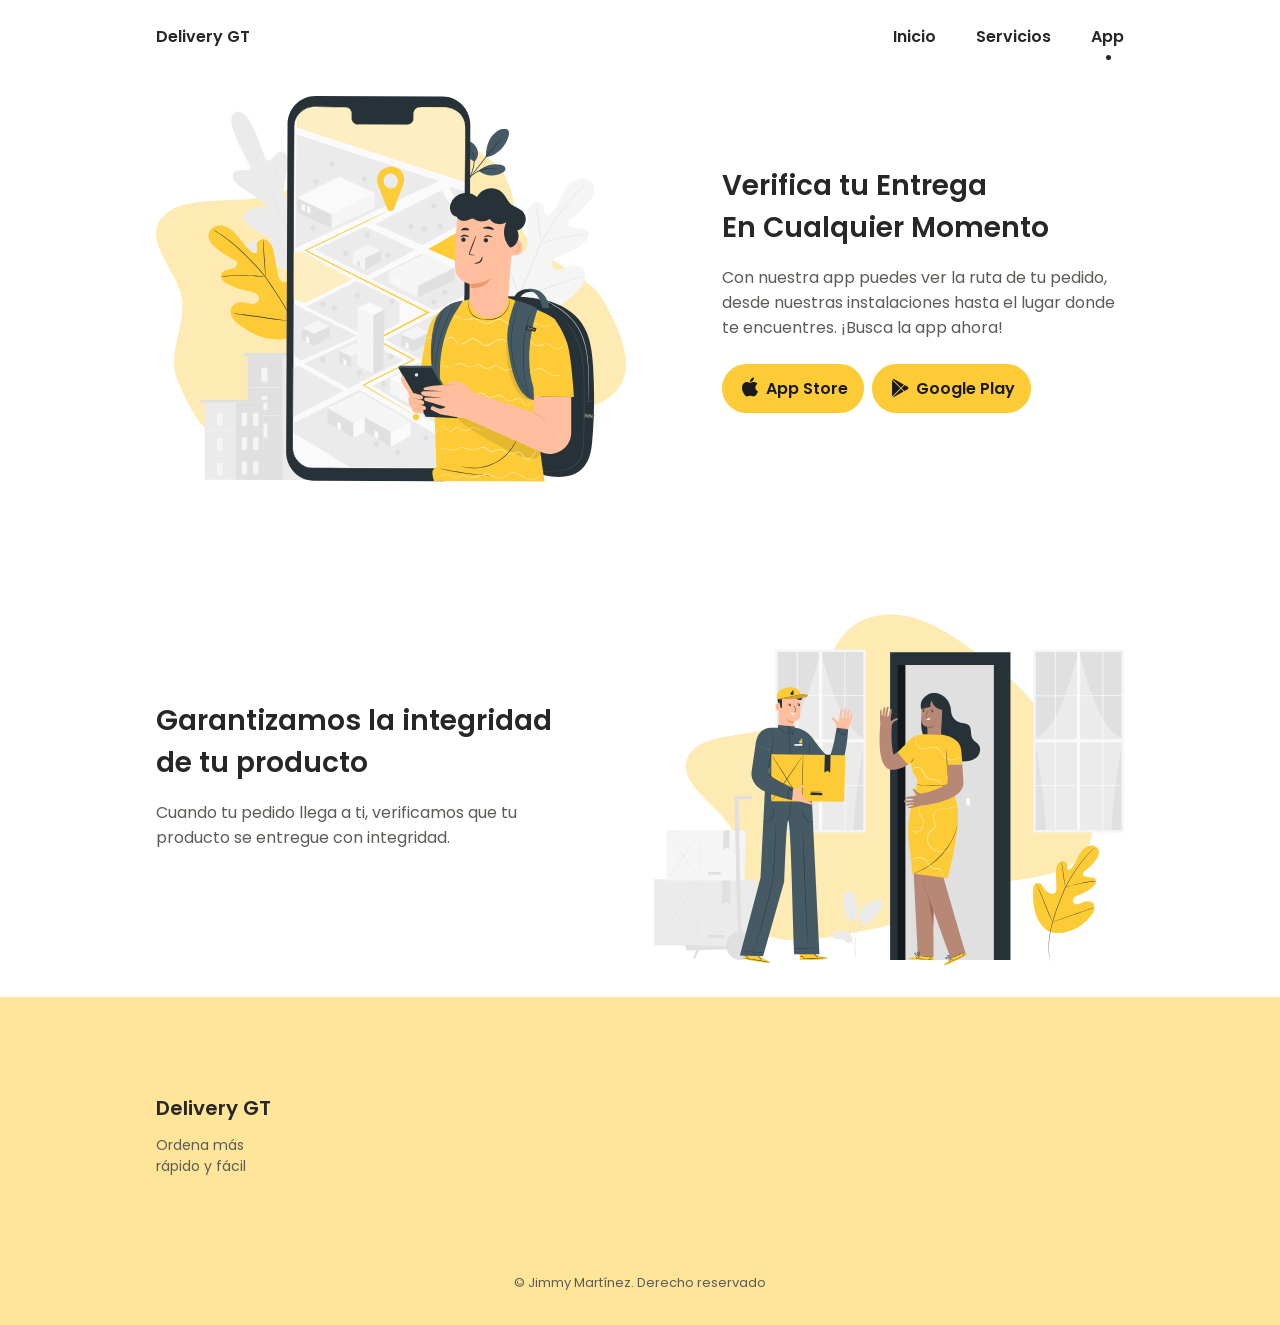
<file: programacion_web/IV_web_informativa/app.html>
<!DOCTYPE html>
<html lang="en">
  <head>
    <meta charset="UTF-8" />
    <meta name="viewport" content="width=device-width, initial-scale=1.0" />

    <!--=============== BOXICONS ===============-->
    <link
      rel="stylesheet"
      href="https://cdn.jsdelivr.net/npm/boxicons@latest/css/boxicons.min.css"
    />

    <!--=============== CSS ===============-->
    <link rel="stylesheet" href="assets/css/styles.css" />

    <title>Inicio</title>
  </head>
  <body>
    <!--=============== HEADER ===============-->
    <header class="header" id="header">
      <nav class="nav container">
        <a href="#" class="nav__logo">Delivery GT</a>

        <div class="nav__menu" id="nav-menu">
          <ul class="nav__list">
            <li class="nav__item">
              <a href="/index.html#home" class="nav__link">Inicio</a>
            </li>
            <li class="nav__item">
              <a href="/servicios.html" class="nav__link">Servicios</a>
            </li>
            <li class="nav__item">
              <a href="/app.html" class="nav__link active-link">App</a>
            </li>
          </ul>
        </div>

        <div class="nav__toggle" id="nav-toggle">
          <i class="bx bx-grid-alt"></i>
        </div>
      </nav>
    </header>

    <main class="main">
      <!--=============== APP ===============-->
      <section class="app section container">
        <div class="app__container grid">
          <div class="app__data">
            <h2 class="section__title-center">
              Verifica tu Entrega <br />
              En Cualquier Momento
            </h2>
            <p class="app__description">
              Con nuestra app puedes ver la ruta de tu pedido, desde nuestras
              instalaciones hasta el lugar donde te encuentres. ¡Busca la app
              ahora!
            </p>
            <div class="app__buttons">
              <a href="#" class="button button-flex">
                <i class="bx bxl-apple button__icon"></i> App Store
              </a>
              <a href="#" class="button button-flex">
                <i class="bx bxl-play-store button__icon"></i> Google Play
              </a>
            </div>
          </div>

          <svg
            class="svg__img svg__color app__img"
            viewBox="0 0 312 256"
            xmlns="http://www.w3.org/2000/svg"
          >
            <path
              class="svg__blob"
              fill-rule="evenodd"
              clip-rule="evenodd"
              d="M145.125 18.6078C173.354 14.4016 203.149 28.173 222.745 42.8809C241.011 56.5901 234.19 78.9132 247.231 95.242C259.932 111.145 288.188 119.064 297.22 136.13C307.83 156.177 321.738 182.536 302.149 199.011C281.424 216.442 238.718 204.35 207.757 211.374C184.859 216.569 168.387 230.286 145.125 234.636C116.976 239.901 85.3942 248.272 59.396 239.121C33.4587 229.992 22.121 207.969 14.2075 188.556C7.22755 171.433 18.9753 153.892 17.413 136.13C15.7174 116.855 -10.3869 96.1299 4.64775 79.8762C19.9226 63.363 60.6879 73.9034 84.6339 63.4594C110.054 52.3727 115.767 22.982 145.125 18.6078Z"
            />
            <path
              d="M104.316 172.57H60.8807V254.928H104.316V172.57Z"
              fill="#E0E0E0"
            />
            <path
              d="M104.316 172.57H83.9526V254.928H104.316V172.57Z"
              fill="#EBEBEB"
            />
            <path
              d="M73.8942 180.317H69.992V189.799H73.8942V180.317Z"
              fill="#F5F5F5"
            />
            <path
              d="M73.8942 217.424H69.992V226.905H73.8942V217.424Z"
              fill="#F5F5F5"
            />
            <path
              d="M72.4167 193.666C78.7878 193.666 83.9526 193.601 83.9526 193.521C83.9526 193.441 78.7878 193.376 72.4167 193.376C66.0455 193.376 60.8807 193.441 60.8807 193.521C60.8807 193.601 66.0455 193.666 72.4167 193.666Z"
              fill="#F5F5F5"
            />
            <path
              d="M73.8942 199.009H69.992V208.491H73.8942V199.009Z"
              fill="#F5F5F5"
            />
            <path
              d="M72.4167 212.358C78.7878 212.358 83.9526 212.293 83.9526 212.213C83.9526 212.133 78.7878 212.068 72.4167 212.068C66.0455 212.068 60.8807 212.133 60.8807 212.213C60.8807 212.293 66.0455 212.358 72.4167 212.358Z"
              fill="#F5F5F5"
            />
            <path
              d="M92.1799 180.317H88.2778V189.799H92.1799V180.317Z"
              fill="#E0E0E0"
            />
            <path
              d="M100.654 180.317H96.7514V189.799H100.654V180.317Z"
              fill="#E0E0E0"
            />
            <path
              d="M92.1799 198.309H88.2778V207.791H92.1799V198.309Z"
              fill="#E0E0E0"
            />
            <path
              d="M100.654 198.309H96.7514V207.791H100.654V198.309Z"
              fill="#E0E0E0"
            />
            <path
              d="M92.1799 216.294H88.2778V225.776H92.1799V216.294Z"
              fill="#E0E0E0"
            />
            <path
              d="M100.654 216.294H96.7514V225.776H100.654V216.294Z"
              fill="#E0E0E0"
            />
            <path
              d="M107.58 170.576H57.6163V172.639H107.58V170.576Z"
              fill="#E0E0E0"
            />
            <path
              d="M82.936 172.98C94.9111 172.98 104.619 172.915 104.619 172.835C104.619 172.755 94.9111 172.69 82.936 172.69C70.961 172.69 61.2532 172.755 61.2532 172.835C61.2532 172.915 70.961 172.98 82.936 172.98Z"
              fill="#EBEBEB"
            />
            <path
              d="M71.2233 203.457H32.3408V254.695H71.2233V203.457Z"
              fill="#EBEBEB"
            />
            <path
              d="M71.217 203.457H52.988V254.695H71.217V203.457Z"
              fill="#E0E0E0"
            />
            <path
              d="M43.9903 210.396H40.4923V218.881H43.9903V210.396Z"
              fill="#F5F5F5"
            />
            <path
              d="M43.9903 243.61H40.4923V252.095H43.9903V243.61Z"
              fill="#F5F5F5"
            />
            <path
              d="M42.6644 222.382C48.366 222.382 52.988 222.306 52.988 222.212C52.988 222.118 48.366 222.042 42.6644 222.042C36.9628 222.042 32.3408 222.118 32.3408 222.212C32.3408 222.306 36.9628 222.382 42.6644 222.382Z"
              fill="#F5F5F5"
            />
            <path
              d="M43.9903 227.126H40.4923V235.611H43.9903V227.126Z"
              fill="#F5F5F5"
            />
            <path
              d="M42.6644 239.113C48.366 239.113 52.988 239.036 52.988 238.942C52.988 238.848 48.366 238.772 42.6644 238.772C36.9628 238.772 32.3408 238.848 32.3408 238.942C32.3408 239.036 36.9628 239.113 42.6644 239.113Z"
              fill="#F5F5F5"
            />
            <path
              d="M60.3629 210.396H56.8649V218.881H60.3629V210.396Z"
              fill="#F5F5F5"
            />
            <path
              d="M67.9462 210.396H64.4482V218.881H67.9462V210.396Z"
              fill="#F5F5F5"
            />
            <path
              d="M60.3629 226.496H56.8649V234.981H60.3629V226.496Z"
              fill="#F5F5F5"
            />
            <path
              d="M67.9462 226.496H64.4482V234.981H67.9462V226.496Z"
              fill="#F5F5F5"
            />
            <path
              d="M60.3629 242.601H56.8649V251.086H60.3629V242.601Z"
              fill="#F5F5F5"
            />
            <path
              d="M67.9462 242.601H64.4482V251.086H67.9462V242.601Z"
              fill="#F5F5F5"
            />
            <path
              d="M74.1467 201.671H29.4173V203.52H74.1467V201.671Z"
              fill="#E0E0E0"
            />
            <path
              d="M52.0851 203.867C62.8048 203.867 71.4948 203.79 71.4948 203.696C71.4948 203.602 62.8048 203.526 52.0851 203.526C41.3654 203.526 32.6754 203.602 32.6754 203.696C32.6754 203.79 41.3654 203.867 52.0851 203.867Z"
              fill="#EBEBEB"
            />
            <path
              d="M52.8933 10.8321C52.8933 10.8321 46.7055 12.7247 52.4135 25.9726C58.1214 39.2205 62.2509 45.9202 62.2509 45.9202C62.2509 45.9202 63.217 48.9798 60.6724 49.2763C58.1278 49.5728 52.6534 48.3237 51.3274 51.3266C49.9572 54.4367 52.0725 57.5972 56.5934 60.5433C61.1144 63.4894 70.7876 70.3152 71.6653 70.9334C72.543 71.5517 73.3259 72.99 71.6211 73.4569C69.9163 73.9237 57.3827 74.441 57.9636 80.371C58.5445 86.301 72.4861 92.4455 74.0079 93.1458C75.5296 93.846 75.8453 94.5273 75.6622 95.3727C75.479 96.218 71.2423 96.0035 67.6874 96.2559C64.1325 96.5082 60.0599 97.486 60.6787 100.874C61.2975 104.261 69.3038 111.838 89.7238 115.213L99.296 116.159L105.067 108.444C116.369 91.0829 116.186 80.0556 114.103 77.324C112.019 74.5924 108.565 76.9392 105.951 79.3743C103.337 81.8093 100.66 85.0835 99.9148 84.6482C99.1697 84.2129 98.8856 83.5127 99.3907 81.9229C99.8959 80.3332 104.783 65.9056 100.799 61.4707C96.8146 57.0358 88 65.956 86.4972 66.8834C84.9945 67.8107 84.4704 66.2525 84.603 65.199C84.7356 64.1455 86.2321 52.399 87.1287 47.0746C88.0253 41.7502 87.1287 38.0534 83.8832 36.981C80.7766 35.9338 77.9984 40.8102 76.06 42.482C74.1215 44.1538 72.5177 41.378 72.5177 41.378C72.5177 41.378 70.3835 33.8078 64.4356 20.6608C58.4877 7.51385 52.767 10.8763 52.767 10.8763"
              fill="#EBEBEB"
            />
            <path
              d="M99.6559 118.456C95.3244 108.76 87.9116 91.3922 81.4712 76.5167C75.0307 61.6411 69.1901 48.1914 64.9091 38.4699L59.8262 26.9695L58.4434 23.8152L58.0899 23.0014C58.0141 22.8185 57.9762 22.7175 57.9762 22.7175C57.9762 22.7175 58.0267 22.8058 58.1151 22.9888L58.494 23.7963L59.9273 26.9001C61.1901 29.6001 62.9328 33.5177 65.0986 38.369C69.4301 48.0652 75.3022 61.515 81.7427 76.3842C88.1831 91.2534 95.5644 108.633 99.8454 118.355"
              fill="#E0E0E0"
            />
            <path
              d="M58.9107 53.3894C59.129 53.4442 59.3407 53.5225 59.5421 53.6228C59.9588 53.7868 60.5524 54.0455 61.2848 54.3672C62.7434 54.9981 64.7386 55.9633 66.9233 57.042L72.4987 59.8367L74.1909 60.6695C74.4134 60.7567 74.6252 60.8688 74.8223 61.0038C74.6043 60.9511 74.3926 60.8749 74.1909 60.7767C73.7742 60.6127 73.1807 60.354 72.4545 60.026C71.0023 59.3951 69.0196 58.3921 66.8349 57.307L61.2406 54.5565L59.5421 53.7301C59.3192 53.6412 59.1073 53.5269 58.9107 53.3894Z"
              fill="#E0E0E0"
            />
            <path
              d="M79.765 51.197C82.0249 46.0582 83.7948 41.8652 83.7182 41.8316C83.6416 41.7979 81.7475 45.9364 79.4876 51.0752C77.2277 56.2139 75.4578 60.4069 75.5344 60.4405C75.611 60.4742 77.5051 56.3357 79.765 51.197Z"
              fill="#E0E0E0"
            />
            <path
              d="M84.382 83.7207C84.5039 83.5163 84.6479 83.3259 84.8114 83.1529L86.0742 81.6767C87.116 80.415 88.5556 78.6991 90.0647 76.7308C91.5738 74.7626 92.8935 72.9457 93.8532 71.6083L94.9645 70.0312C95.0888 69.8287 95.2349 69.6404 95.4002 69.4697C95.3104 69.692 95.196 69.9036 95.0592 70.1006C94.8256 70.4917 94.472 71.0469 94.0237 71.7282C93.1271 73.0908 91.839 74.9392 90.3173 76.9138C88.7956 78.8884 87.337 80.6043 86.251 81.8155C85.708 82.4464 85.2597 82.9069 84.9376 83.2349C84.7715 83.4175 84.5851 83.5804 84.382 83.7207Z"
              fill="#E0E0E0"
            />
            <path
              d="M67.9589 80.6549C68.1708 80.6496 68.3827 80.6687 68.5903 80.7117L70.3582 80.9703C71.8484 81.2038 73.9005 81.5381 76.1609 81.9355C78.4214 82.333 80.4735 82.6989 81.951 82.9828L83.7 83.3361C83.9165 83.3678 84.1284 83.425 84.3314 83.5064C84.1195 83.5116 83.9076 83.4926 83.7 83.4496L81.9321 83.191C80.4419 82.9575 78.3898 82.6232 76.1231 82.2257C73.8563 81.8283 71.8105 81.4624 70.333 81.1785L68.584 80.8252C68.3697 80.793 68.1599 80.7358 67.9589 80.6549Z"
              fill="#E0E0E0"
            />
            <path
              d="M73.1617 102.199C73.4434 102.198 73.7246 102.223 74.0015 102.274L76.2683 102.596C78.1625 102.88 80.8145 103.296 83.719 103.769C86.6235 104.242 89.2565 104.69 91.1571 105.031L93.4049 105.447C93.684 105.487 93.9588 105.552 94.2257 105.643C93.9441 105.644 93.6629 105.619 93.386 105.567L91.1192 105.246C89.2249 104.962 86.573 104.545 83.6685 104.072C80.764 103.599 78.131 103.151 76.2304 102.81L73.9826 102.394C73.7035 102.355 73.4287 102.289 73.1617 102.199Z"
              fill="#E0E0E0"
            />
            <path
              d="M93.7332 105.422C93.8863 105.163 94.0617 104.919 94.2573 104.69L95.7601 102.76C97.0229 101.126 98.7719 98.8676 100.622 96.3189C102.472 93.7703 104.101 91.4235 105.257 89.7139L106.633 87.6889C106.789 87.4322 106.966 87.1894 107.163 86.9634C107.041 87.2384 106.896 87.5023 106.728 87.7519C106.431 88.2503 105.989 88.9569 105.427 89.8275C104.309 91.5686 102.712 93.9406 100.856 96.4893C98.9992 99.0379 97.2313 101.284 95.9179 102.886C95.2865 103.681 94.7246 104.324 94.3394 104.779C94.156 105.01 93.9532 105.225 93.7332 105.422Z"
              fill="#E0E0E0"
            />
            <path
              d="M237.475 142.989C224.682 134.063 221.784 117.49 222.289 102.615C222.371 100.129 222.1 97.5049 223.287 95.3222C224.474 93.1394 227.233 91.6506 229.462 92.6978C231.312 93.5684 232.114 95.7133 233.15 97.4923C234.53 99.8613 236.553 101.792 238.984 103.063C240.569 103.883 242.533 104.388 244.092 103.523C246.239 102.337 246.491 99.3786 246.479 96.9056C246.449 92.2794 246.42 87.6699 246.39 83.0773C246.39 80.6044 246.39 78.081 247.136 75.7342C247.881 73.3874 249.604 71.2047 251.96 70.5486C254.315 69.8925 257.226 71.2489 257.724 73.665C257.933 74.6744 257.724 75.7153 257.794 76.7436C257.863 77.7719 258.343 78.9074 259.316 79.1913C260.288 79.4752 261.292 78.7812 262.037 78.0558C264.563 75.5323 266.324 72.3402 267.947 69.1418C269.57 65.9434 271.142 62.6693 273.459 59.944C275.777 57.2187 278.984 55.0612 282.526 54.8593C286.069 54.6574 289.851 56.8465 290.735 60.3225C291.619 63.7985 289.598 67.3439 287.382 70.1701C284.096 74.3576 280.221 78.0484 275.878 81.128C275.095 81.6832 274.248 82.2762 273.983 83.1972C273.447 84.8437 275.006 86.4839 276.642 87.0265C278.485 87.6573 280.487 87.4492 282.419 87.6573C284.351 87.8655 286.441 88.7361 287.167 90.5592C288.184 93.0827 286.062 95.7386 284.01 97.4986C279.838 100.975 275.099 103.709 269.999 105.58C268.181 106.249 266.261 106.842 264.796 108.103C263.331 109.365 262.441 111.605 263.331 113.346C264.222 115.087 266.488 115.648 268.383 115.295C270.277 114.942 271.994 113.907 273.813 113.219C277.216 111.958 281.604 112.172 283.789 115.112C285.222 117.042 285.349 119.73 284.623 122.051C283.897 124.373 282.432 126.335 280.872 128.164C275.423 134.555 268.439 139.703 260.547 142.434C252.654 145.166 245.342 145.91 237.5 143.065"
              fill="#F5F5F5"
            />
            <path
              d="M237.279 154.036C237.974 147.136 239.33 140.319 241.326 133.678C243.801 125.563 246.74 117.597 250.128 109.819L252.755 103.681C253.62 101.669 254.485 99.6752 255.445 97.7763C257.3 94.1326 259.355 90.5944 261.601 87.178C263.723 83.9039 265.857 80.8695 267.871 78.0495C269.885 75.2296 271.824 72.6431 273.686 70.3531C276.609 66.7405 279.814 63.3654 283.271 60.2595C284.49 59.1555 285.469 58.3354 286.138 57.7802L286.902 57.1494C286.986 57.074 287.077 57.0064 287.174 56.9475C287.101 57.0328 287.021 57.111 286.934 57.1809L286.201 57.8118C285.57 58.3859 284.597 59.2312 283.398 60.3352C279.99 63.492 276.824 66.8998 273.926 70.5298C272.083 72.8198 270.17 75.4189 268.168 78.2388C266.166 81.0587 264.051 84.0994 261.942 87.3736C259.716 90.7822 257.678 94.3097 255.836 97.9403C254.883 99.8329 254.031 101.807 253.165 103.826L250.539 109.958C247.151 117.719 244.199 125.663 241.699 133.754C239.699 140.382 238.327 147.183 237.601 154.067"
              fill="#E0E0E0"
            />
            <path
              d="M255.578 97.7195C255.46 97.3779 255.38 97.0247 255.338 96.666C255.205 95.9846 255.053 94.9879 254.877 93.7577C254.529 91.2974 254.157 87.8782 253.772 84.112C253.387 80.3458 252.963 76.9392 252.578 74.4915C252.389 73.2676 252.225 72.2772 252.105 71.5895C252.019 71.2382 251.973 70.8786 251.966 70.5171C252.107 70.8496 252.21 71.1965 252.275 71.5517C252.452 72.2267 252.66 73.2108 252.907 74.4347C253.374 76.8824 253.841 80.289 254.233 84.0615L255.205 93.7199C255.331 94.8806 255.432 95.8585 255.521 96.647C255.579 97.0014 255.598 97.361 255.578 97.7195Z"
              fill="#E0E0E0"
            />
            <path
              d="M287.401 91.7956C286.985 91.8849 286.563 91.9356 286.138 91.947C285.323 92.0227 284.136 92.1173 282.684 92.2876C279.767 92.6031 275.739 93.1771 271.363 94.0036C266.987 94.83 263.016 95.7636 260.181 96.527C258.76 96.8929 257.617 97.2209 256.828 97.4417C256.417 97.5824 255.994 97.6838 255.565 97.7445C255.945 97.5499 256.342 97.3914 256.752 97.2714C257.529 97.0001 258.646 96.6405 260.073 96.2116C262.896 95.3788 266.842 94.401 271.256 93.5556C275.014 92.8324 278.808 92.3018 282.621 91.9659C284.086 91.8397 285.273 91.7893 286.1 91.7703C286.533 91.7368 286.969 91.7453 287.401 91.7956Z"
              fill="#E0E0E0"
            />
            <path
              d="M241.718 133.047C241.627 132.93 241.553 132.8 241.497 132.662L240.954 131.514C240.487 130.511 239.849 129.048 239.06 127.224C237.525 123.584 235.562 118.481 233.472 112.828C231.382 107.176 229.469 102.06 228.01 98.3945L226.274 94.0542L225.806 92.8682C225.743 92.734 225.698 92.5918 225.674 92.4456C225.765 92.5654 225.839 92.697 225.895 92.8367L226.438 93.9848C226.905 94.9879 227.543 96.4515 228.332 98.2746C229.866 101.915 231.83 107.018 233.92 112.671C236.01 118.323 237.923 123.433 239.382 127.105L241.118 131.445L241.585 132.631C241.648 132.763 241.692 132.903 241.718 133.047Z"
              fill="#E0E0E0"
            />
            <path
              d="M284.004 119.452C283.873 119.527 283.733 119.584 283.587 119.622L282.356 120.033L277.829 121.496C274.002 122.758 268.742 124.505 262.933 126.474C257.124 128.442 251.84 130.164 247.988 131.325C246.094 131.905 244.502 132.359 243.416 132.65L242.154 132.978C242.009 133.025 241.858 133.053 241.705 133.06C241.836 132.983 241.976 132.923 242.122 132.883L243.353 132.473L247.881 131.009C251.707 129.748 256.967 128 262.782 126.032C268.597 124.064 273.876 122.341 277.727 121.181C279.622 120.6 281.213 120.146 282.299 119.856L283.562 119.528C283.705 119.483 283.854 119.457 284.004 119.452Z"
              fill="#E0E0E0"
            />
            <path
              d="M96.3663 157.878C106.406 147.784 106.298 132.378 103.4 119.061C102.914 116.841 102.731 114.437 101.31 112.671C99.8895 110.904 97.1618 110.015 95.3244 111.321C93.8027 112.406 93.4302 114.475 92.7988 116.235C91.9442 118.591 90.4404 120.658 88.4609 122.197C87.1981 123.193 85.487 123.969 83.94 123.458C81.8185 122.745 81.105 120.121 80.7072 117.894L78.5162 105.447C78.1247 103.22 77.7143 100.949 76.6219 98.9622C75.5296 96.975 73.6606 95.297 71.4317 95.0888C69.2028 94.8806 66.8097 96.5776 66.7592 98.836C66.8437 99.7723 66.9914 100.702 67.2012 101.618C67.3085 102.552 67.0623 103.649 66.2351 104.072C65.408 104.495 64.3914 104.028 63.6021 103.498C60.8934 101.669 58.8097 99.0821 56.8271 96.4514C54.8444 93.8208 52.8933 91.1523 50.3614 89.0831C47.8294 87.0139 44.5902 85.5944 41.37 85.9982C38.1498 86.4019 35.1127 88.9821 34.8728 92.2562C34.6328 95.5304 37.0448 98.3881 39.501 100.565C43.143 103.791 47.2327 106.475 51.6431 108.532C52.4804 108.814 53.2059 109.356 53.7142 110.078C54.4656 111.472 53.329 113.232 51.9525 113.958C50.3929 114.809 48.5618 114.967 46.8633 115.484C45.1648 116.002 43.4221 117.112 43.0748 118.872C42.576 121.313 44.9123 123.345 47.0717 124.55C51.383 126.989 56.0817 128.671 60.9628 129.521C62.7118 129.824 64.5303 130.032 66.0583 130.94C67.5864 131.849 68.7482 133.703 68.2367 135.413C67.7253 137.122 65.7679 137.999 63.9936 137.993C62.2193 137.987 60.5145 137.362 58.7718 137.015C55.5011 136.416 51.5926 137.35 50.1151 140.346C49.1427 142.314 49.4837 144.762 50.5003 146.705C51.6172 148.609 53.1051 150.269 54.876 151.588C60.8239 156.446 67.9463 159.928 75.4917 161.095C83.0371 162.262 89.7301 161.726 96.3284 157.871"
            />
            <path
              d="M98.3489 167.776C96.5936 161.678 94.2572 155.763 91.3718 150.112C87.8145 143.219 83.8637 136.535 79.5391 130.095L76.1673 125.01C75.056 123.345 73.9574 121.692 72.7766 120.14C70.514 117.161 68.0878 114.309 65.509 111.598C63.0654 108.999 60.6471 106.621 58.374 104.413C56.1009 102.205 53.9541 100.199 51.8831 98.4449C48.6618 95.666 45.2245 93.1473 41.6036 90.9126C40.3408 90.1177 39.3116 89.5373 38.6234 89.1525L37.8341 88.7172C37.7457 88.6648 37.6527 88.6204 37.5563 88.5847C37.6348 88.6495 37.7194 88.7065 37.8088 88.755L38.5792 89.2219C39.2548 89.6319 40.2524 90.2312 41.5216 91.045C45.098 93.3279 48.4982 95.8753 51.6937 98.6657C53.7268 100.426 55.8736 102.451 58.1404 104.659C60.4072 106.867 62.8066 109.258 65.2375 111.857C67.7983 114.558 70.2097 117.397 72.4609 120.361C73.629 121.906 74.7214 123.515 75.8327 125.218L79.1981 130.303C83.5116 136.731 87.462 143.395 91.0308 150.263C93.9201 155.895 96.273 161.786 98.0585 167.858"
              fill="#263238"
            />
            <path
              d="M72.663 120.14C72.7135 119.812 72.7283 119.48 72.7072 119.149C72.7072 118.519 72.7072 117.591 72.644 116.456C72.5556 114.185 72.322 111.049 72.0568 107.624C71.7916 104.198 71.6022 101.044 71.5517 98.7919C71.5517 97.6564 71.5075 96.7416 71.5012 96.1045C71.5207 95.7735 71.5037 95.4413 71.4507 95.114C71.3787 95.4371 71.3427 95.7672 71.3433 96.0981C71.2928 96.729 71.2675 97.65 71.2612 98.7919C71.2612 101.069 71.3812 104.211 71.6464 107.668L72.3536 116.5C72.4293 117.566 72.4988 118.462 72.5493 119.181C72.5528 119.504 72.5909 119.825 72.663 120.14Z"
              fill="#263238"
            />
            <path
              d="M43.0685 120.007C43.4592 120.021 43.8503 119.997 44.2367 119.938C44.9817 119.869 46.0614 119.768 47.3937 119.679C50.0646 119.484 53.771 119.345 57.8563 119.37C61.9415 119.396 65.6479 119.591 68.3251 119.799C69.6637 119.894 70.7435 120.001 71.4822 120.071C71.8685 120.13 72.2596 120.153 72.6503 120.14C72.2755 120.026 71.8907 119.948 71.5012 119.907C70.7561 119.787 69.6764 119.635 68.3441 119.496C65.6669 119.206 61.9542 118.973 57.85 118.941C54.3468 118.907 50.8442 119.053 47.3558 119.377C46.0172 119.503 44.9375 119.654 44.1988 119.768C43.8153 119.812 43.4369 119.892 43.0685 120.007Z"
              fill="#263238"
            />
            <path
              d="M90.9235 149.651C90.9851 149.53 91.0297 149.4 91.0561 149.267L91.3591 148.144C91.618 147.166 91.9527 145.746 92.3441 143.98C93.1271 140.454 94.0553 135.545 95.0087 130.101C95.9622 124.657 96.8461 119.762 97.5344 116.222L98.3868 112.034L98.6141 110.892C98.6494 110.76 98.6664 110.624 98.6646 110.488C98.6035 110.61 98.5589 110.739 98.532 110.873L98.2289 111.996C97.9701 112.974 97.6354 114.393 97.2439 116.159C96.461 119.686 95.5328 124.594 94.5794 130.038C93.6259 135.482 92.7419 140.372 92.0537 143.917L91.2013 148.106L90.974 149.248C90.939 149.379 90.922 149.515 90.9235 149.651Z"
              fill="#263238"
            />
            <path
              d="M50.6581 144.327C50.7883 144.374 50.9242 144.404 51.0622 144.415L52.2367 144.585L56.5492 145.166C60.1925 145.652 65.2123 146.39 70.7624 147.203C76.3125 148.017 81.3449 148.705 85.0008 149.096C86.8256 149.304 88.3094 149.456 89.3323 149.538L90.5131 149.626C90.6513 149.645 90.7916 149.645 90.9298 149.626C90.7995 149.579 90.6637 149.549 90.5257 149.538L89.3513 149.367L85.0387 148.787C81.3954 148.301 76.3757 147.569 70.8255 146.749C65.2754 145.929 60.243 145.248 56.5934 144.857C54.7687 144.649 53.2848 144.497 52.2619 144.415L51.0812 144.327C50.9409 144.307 50.7985 144.307 50.6581 144.327Z"
              fill="#263238"
            />
            <path
              d="M211.284 43.5165C212.236 42.7236 212.961 41.6932 213.386 40.5298C213.81 39.3665 213.919 38.1117 213.702 36.8926C213.463 35.6795 212.985 34.5261 212.295 33.4993C211.606 32.4726 210.719 31.5932 209.686 30.9121C208.746 30.2813 207.577 29.7576 206.479 30.0794C205.975 30.2611 205.53 30.5739 205.188 30.9854C204.846 31.3968 204.62 31.8921 204.534 32.4198C204.375 33.4851 204.501 34.5735 204.9 35.5741C206.1 39.0312 207.893 42.1602 211.284 43.5355"
              fill="#455A64"
            />
            <path
              d="M214.485 49.4213C216.43 47.6824 218.762 46.4319 221.288 45.7736C223.814 45.1153 226.46 45.0682 229.008 45.6362C230.27 45.9327 231.754 46.614 231.969 47.9262C232.184 49.2384 231.009 50.3487 229.86 51.0111C227.436 52.3568 224.667 52.9551 221.902 52.7305C219.138 52.506 216.502 51.4687 214.327 49.7494"
              fill="#455A64"
            />
            <path
              d="M233.023 22.0865C231.945 21.8299 230.825 21.7944 229.732 21.9819C228.64 22.1695 227.596 22.5763 226.665 23.1779C224.807 24.3913 223.251 26.0142 222.119 27.9219C219.833 31.5304 219.025 36.388 218.924 40.6588C223.672 40.4696 227.726 36.7412 229.658 34.7162C232.72 31.5241 236.319 23.8908 233.017 22.0991"
              fill="#455A64"
            />
            <path
              d="M207.293 55.8751C207.726 55.3055 208.123 54.7092 208.48 54.0898C209.708 51.6827 210.606 49.1216 211.151 46.4754C211.682 43.794 211.477 41.0189 210.558 38.4446C210.267 37.6742 209.881 36.9431 209.408 36.2682C209.252 36.0083 209.054 35.7759 208.821 35.5806C209.37 36.5344 209.843 37.5301 210.236 38.5582C211.038 41.0916 211.19 43.7859 210.678 46.3934C210.128 49.0049 209.281 51.5449 208.152 53.9636"
              fill="#263238"
            />
            <path
              d="M207.262 55.9317L209.737 52.7775C211.814 50.0837 214.7 46.368 217.945 42.3053C221.191 38.2426 224.165 34.6089 226.33 31.9846L228.856 28.8682C229.188 28.5009 229.488 28.1063 229.753 27.6885C229.395 28.0037 229.063 28.3476 228.761 28.7168C228.13 29.417 227.202 30.4516 226.091 31.7386C223.855 34.3124 220.831 37.9209 217.592 41.9836C214.353 46.0463 211.505 49.7999 209.497 52.5504C208.493 53.9256 207.685 55.0738 207.148 55.8308"
              fill="#263238"
            />
            <path
              d="M226.053 48.431C225.793 48.3074 225.516 48.2224 225.232 48.1786C224.906 48.0915 224.575 48.0282 224.24 47.9894C223.799 47.9154 223.355 47.8669 222.908 47.8443C221.745 47.771 220.577 47.8154 219.423 47.9767C216.579 48.3682 213.866 49.4158 211.498 51.0364C210.538 51.6978 209.648 52.4545 208.84 53.2948C208.526 53.6119 208.231 53.9468 207.956 54.2979C207.726 54.5511 207.515 54.821 207.325 55.1054C207.015 55.5659 207.06 55.7804 207.085 55.7993C207.698 55.0074 208.353 54.2493 209.049 53.5283C209.874 52.74 210.768 52.0264 211.719 51.396C214.054 49.8501 216.694 48.8238 219.461 48.3868C220.588 48.2085 221.729 48.1303 222.87 48.1534C224.84 48.2354 226.034 48.513 226.053 48.431Z"
              fill="#263238"
            />
            <path
              d="M189.247 255.754L104.72 255.363C94.5541 255.319 86.352 246.821 86.4088 236.381L87.3244 18.8249C87.3686 8.38426 95.6527 -0.0502429 105.825 0.000225308L190.352 0.391356C200.518 0.435515 208.72 8.9331 208.663 19.3737L207.742 236.93C207.697 247.37 199.419 255.805 189.247 255.754Z"
              fill="#263238"
            />
            <path
              d="M200.095 200.599C201.124 200.599 201.958 199.766 201.958 198.738C201.958 197.71 201.124 196.877 200.095 196.877C199.066 196.877 198.232 197.71 198.232 198.738C198.232 199.766 199.066 200.599 200.095 200.599Z"
              fill="#E0E0E0"
            />
            <path
              d="M200.095 202.819C200.186 202.819 200.259 201.907 200.259 200.782C200.259 199.656 200.186 198.744 200.095 198.744C200.004 198.744 199.931 199.656 199.931 200.782C199.931 201.907 200.004 202.819 200.095 202.819Z"
              fill="#E0E0E0"
            />
            <path
              d="M192.032 7.57065L175.129 7.50757C174.577 7.51742 174.033 7.63572 173.528 7.8557C173.022 8.07568 172.565 8.39303 172.182 8.78964C171.799 9.18624 171.498 9.65433 171.296 10.1672C171.094 10.68 170.996 11.2275 171.006 11.7784V14.8444C171.021 15.9538 170.596 17.0241 169.823 17.821C169.05 18.6178 167.993 19.0764 166.883 19.0963L133.935 18.9449C132.822 18.9136 131.767 18.4423 131.001 17.6345C130.235 16.8268 129.821 15.7485 129.85 14.6362V11.5703C129.879 10.458 129.465 9.37968 128.699 8.57192C127.933 7.76416 126.878 7.2929 125.765 7.26154H119.817L105.004 7.17322C103.256 7.16575 101.523 7.50258 99.9055 8.16446C98.2877 8.82635 96.8164 9.8003 95.5755 11.0306C94.3347 12.261 93.3487 13.7236 92.674 15.3349C91.9993 16.9462 91.649 18.6745 91.6432 20.4211L90.7403 233.58C90.7328 235.327 91.0699 237.057 91.7324 238.674C92.3949 240.29 93.3697 241.76 94.6012 243C95.8326 244.24 97.2965 245.225 98.9092 245.899C100.522 246.573 102.252 246.923 104 246.929L191.015 247.333C192.763 247.34 194.496 247.003 196.114 246.341C197.732 245.679 199.203 244.705 200.444 243.475C201.685 242.245 202.671 240.782 203.345 239.171C204.02 237.56 204.37 235.831 204.376 234.085L205.273 20.9195C205.288 17.3953 203.901 14.0094 201.419 11.5061C198.936 9.00292 195.559 7.58735 192.032 7.57065Z"
              fill="#FAFAFA"
            />
            <path
              d="M96.5304 175.781C97.2691 175.226 133.664 159.209 133.664 159.209L91.157 138.025L91.0118 172.16L96.5304 175.781Z"
              fill="#EBEBEB"
            />
            <path
              d="M98.7529 137.368L129.755 121.622L96.4356 103.164L91.2959 104.451L91.1696 134.315L98.7529 137.368Z"
            />
            <path
              opacity="0.7"
              d="M98.7529 137.368L129.755 121.622L96.4356 103.164L91.2959 104.451L91.1696 134.315L98.7529 137.368Z"
              fill="white"
            />
            <path
              d="M92.4199 101.018L187.997 56.4171L93.2975 25.499L92.4199 101.018Z"
              fill="#EBEBEB"
            />
            <path
              d="M91.3086 217.171L134.984 194.776L200 232.993L184.512 246.563H129.029L91.3086 223.53V217.171Z"
              fill="#EBEBEB"
            />
            <path
              d="M143.583 192.36L197.595 224.35L203.618 223.669V192.902L174.018 177.251L143.583 192.36Z"
              fill="#EBEBEB"
            />
            <path
              d="M152.461 161.808L203.385 190.429V153.007L184.96 145.122L152.461 161.808Z"
              fill="#EBEBEB"
            />
            <path
              d="M98.071 177.573L127.943 193.95L164.193 175.188L135.394 160.552L98.071 177.573Z"
              fill="#EBEBEB"
            />
            <path
              d="M142.914 121.414L185.232 142.371L204.856 132.353L204.982 118.31L176.398 104.45L142.914 121.414Z"
              fill="#EBEBEB"
            />
            <path
              d="M99.6306 139.69L141.954 160.647L161.579 150.629L161.705 136.586L133.115 122.726L99.6306 139.69Z"
              fill="#EBEBEB"
            />
            <path
              d="M105.496 102.034L139.984 119.294L172.149 102.034L138.823 86.8433L105.496 102.034Z"
              fill="#EBEBEB"
            />
            <path
              d="M172.149 212.295C171.929 212.209 171.718 212.104 171.517 211.979L169.73 210.976L162.886 207.021L137.528 192.164L137.004 191.855L137.553 191.578L170.816 174.683V175.447L145.977 162.199L145.187 161.782L145.977 161.366L180.483 143.273V144.15L176.367 142.068L99.0813 102.892L98.3552 102.526L99.0876 102.179L140.13 82.623L151.495 77.2671L154.494 75.8918L155.265 75.5512C155.35 75.507 155.442 75.4752 155.536 75.4565C155.462 75.5184 155.379 75.5694 155.29 75.6079L154.545 75.9991L151.59 77.532L140.3 83.0835L99.4349 102.936V102.198L176.802 141.21L180.919 143.292L181.771 143.721L180.925 144.163L146.4 162.218V161.385L171.214 174.683L171.947 175.074L171.202 175.447L137.838 192.177V191.59L163.044 206.731L169.8 210.837L171.536 211.923C171.752 212.027 171.957 212.152 172.149 212.295Z"
            />
            <path
              d="M164.729 55.2249C164.729 48.9164 158.112 44.942 151.362 48.0963C149.838 48.8096 148.591 50.0046 147.814 51.4965C146.115 54.7833 146.867 58.5369 148.407 61.647L153.661 74.9453C153.825 75.3709 154.115 75.7367 154.491 75.9947C154.867 76.2527 155.313 76.3908 155.77 76.3908C156.226 76.3908 156.672 76.2527 157.048 75.9947C157.425 75.7367 157.714 75.3709 157.879 74.9453L163.031 61.5776C164.805 57.496 164.729 55.2249 164.729 55.2249ZM158.415 60.7007C153.882 63.3377 149.279 58.4675 151.767 53.6604C152.093 53.0262 152.592 52.4969 153.206 52.1337C157.74 49.4968 162.343 54.3669 159.855 59.174C159.522 59.8116 159.014 60.3412 158.39 60.7007H158.415Z"
            />
            <path
              d="M154.652 124.076L154.501 116.645L173.891 126.026V133.747L154.652 124.076Z"
              fill="#F5F5F5"
            />
            <path
              d="M173.891 126.026L197.974 114.071V122.392L173.891 133.747V126.026Z"
              fill="#E0E0E0"
            />
            <path
              d="M154.501 116.645L178.134 104.842L197.974 114.071L173.891 126.026L154.501 116.645Z"
              fill="#F5F5F5"
            />
            <path
              d="M157.033 119.856V123.458L158.927 124.316V120.865L157.033 119.856Z"
              fill="#FAFAFA"
            />
            <path
              d="M160.063 121.187V124.795L161.958 125.653V122.203L160.063 121.187Z"
              fill="#FAFAFA"
            />
            <path
              d="M93.6448 77.1917V67.5144L116.597 78.6237V87.7585L93.6448 77.1917Z"
              fill="#E0E0E0"
            />
            <path
              d="M116.597 78.6231L145.111 64.4668V74.3207L116.597 87.7579V78.6231Z"
              fill="#F5F5F5"
            />
            <path
              d="M93.6448 67.5142L121.617 53.5408L145.111 64.4671L116.597 78.6235L93.6448 67.5142Z"
              fill="#FAFAFA"
            />
            <path
              d="M96.644 71.312V75.5829L98.8856 76.5922V72.5169L96.644 71.312Z"
              fill="#FAFAFA"
            />
            <path
              d="M100.23 72.8953V77.1599L102.472 78.1755V74.0939L100.23 72.8953Z"
              fill="#FAFAFA"
            />
            <path
              d="M162.835 158.022V165.643L171.044 169.674V161.801L162.835 158.022Z"
              fill="#E0E0E0"
            />
            <path
              d="M181.462 156.812L171.012 161.808V169.675L181.462 163.846V156.812Z"
              fill="#E0E0E0"
            />
            <path
              d="M162.829 158.023L173.191 153.007L181.462 156.811L171.012 161.808L162.829 158.023Z"
              fill="#F5F5F5"
            />
            <path
              d="M165.74 163.492V167.094L167.634 167.952V164.508L165.74 163.492Z"
              fill="#FAFAFA"
            />
            <path
              d="M96.7577 154.079V161.7L104.966 165.731V157.858L96.7577 154.079Z"
              fill="#E0E0E0"
            />
            <path
              d="M115.391 152.869L104.935 157.865V165.732L115.391 159.903V152.869Z"
              fill="#E0E0E0"
            />
            <path
              d="M96.7577 154.08L107.119 149.064L115.391 152.869L104.935 157.865L96.7577 154.08Z"
              fill="#F5F5F5"
            />
            <path
              d="M99.6622 159.549V163.151L101.556 164.009V160.565L99.6622 159.549Z"
              fill="#FAFAFA"
            />
            <path
              d="M130.671 103.776V111.396L138.879 115.427V107.561L130.671 103.776Z"
              fill="#F5F5F5"
            />
            <path
              d="M149.304 102.571L138.848 107.561V115.434L149.304 109.605V102.571Z"
              fill="#E0E0E0"
            />
            <path
              d="M130.671 103.782L141.026 98.7666L149.304 102.571L138.848 107.561L130.671 103.782Z"
              fill="#F5F5F5"
            />
            <path
              d="M133.576 109.251V112.853L135.47 113.711V110.261L133.576 109.251Z"
              fill="#E0E0E0"
            />
            <path
              d="M121.579 169.088V176.709L129.787 180.74V172.873L121.579 169.088Z"
              fill="#E0E0E0"
            />
            <path
              d="M140.212 167.876L129.755 172.873V180.746L140.212 174.917V167.876Z"
              fill="#EBEBEB"
            />
            <path
              d="M121.579 169.088L131.94 164.079L140.212 167.877L129.755 172.873L121.579 169.088Z"
              fill="#F5F5F5"
            />
            <path
              d="M124.483 174.557V178.166L126.377 179.017V175.573L124.483 174.557Z"
              fill="#FAFAFA"
            />
            <path
              d="M155.347 187.502V197.059L172.565 207.197V197.331L155.347 187.502Z"
              fill="#F5F5F5"
            />
            <path
              d="M185.693 190.278L172.584 197.331V207.197L185.693 199.892V190.278Z"
              fill="#E0E0E0"
            />
            <path
              d="M155.347 187.502L168.335 181.213L185.693 190.278L172.584 197.331L155.347 187.502Z"
              fill="#FAFAFA"
            />
            <path
              d="M161.857 196.34V200.857L164.231 202.289V197.817L161.857 196.34Z"
              fill="#FAFAFA"
            />
            <path
              d="M113.882 207.172V216.73L131.119 226.874V217.001L113.882 207.172Z"
              fill="#E0E0E0"
            />
            <path
              d="M151.691 205.866L131.119 217.007V226.874L151.748 215.449L151.691 205.866Z"
              fill="#FAFAFA"
            />
            <path
              d="M113.882 207.172L135.64 196.649L151.748 205.904L131.119 217.007L113.882 207.172Z"
              fill="#F5F5F5"
            />
            <path
              d="M120.392 216.01V220.534L122.766 221.959V217.487L120.392 216.01Z"
              fill="#FAFAFA"
            />
            <path
              d="M179.132 171.435V209.607L189.891 215.165V176.513L179.132 171.435Z"
              fill="#F5F5F5"
            />
            <path
              d="M187.082 167.775L179.132 171.434L189.891 176.513L197.127 172.437L187.082 167.775Z"
              fill="#FAFAFA"
            />
            <path
              d="M189.891 176.513V215.165L196.439 211.645L197.127 172.438L189.891 176.513Z"
              fill="#E0E0E0"
            />
            <path
              d="M133.664 140.516V178.689L144.417 184.247V145.595L133.664 140.516Z"
              fill="#F5F5F5"
            />
            <path
              d="M141.607 136.857L133.664 140.516L144.417 145.595L151.659 141.519L141.607 136.857Z"
              fill="#FAFAFA"
            />
            <path
              d="M144.417 145.595V184.247L150.965 181.024L151.659 141.52L144.417 145.595Z"
              fill="#E0E0E0"
            />
            <path
              d="M138.545 213.109V222.666L155.782 232.81V222.944L138.545 213.109Z"
              fill="#E0E0E0"
            />
            <path
              d="M168.891 215.89L155.782 222.943V232.81L168.891 225.505V215.89Z"
              fill="#FAFAFA"
            />
            <path
              d="M138.545 213.109L151.691 205.866L168.891 215.891L155.782 222.944L138.545 213.109Z"
              fill="#F5F5F5"
            />
            <path
              d="M145.055 221.947V226.47L147.435 227.896V223.423L145.055 221.947Z"
              fill="#FAFAFA"
            />
            <path
              d="M176.884 99.1577L145.49 85.0203L189.209 62.7891L203.555 84.1623L176.884 99.1577Z"
              fill="#EBEBEB"
            />
            <path
              d="M204.824 112.14L205.045 87.6633L180.704 101.504L204.824 112.14Z"
            />
            <path
              d="M184.468 138.516C185.496 138.516 186.33 137.683 186.33 136.655C186.33 135.628 185.496 134.794 184.468 134.794C183.439 134.794 182.605 135.628 182.605 136.655C182.605 137.683 183.439 138.516 184.468 138.516Z"
              fill="#E0E0E0"
            />
            <path
              d="M184.468 140.731C184.558 140.731 184.632 139.818 184.632 138.693C184.632 137.568 184.558 136.655 184.468 136.655C184.377 136.655 184.303 137.568 184.303 138.693C184.303 139.818 184.377 140.731 184.468 140.731Z"
              fill="#E0E0E0"
            />
            <path
              d="M133.664 133.955C134.693 133.955 135.527 133.122 135.527 132.094C135.527 131.067 134.693 130.233 133.664 130.233C132.635 130.233 131.801 131.067 131.801 132.094C131.801 133.122 132.635 133.955 133.664 133.955Z"
              fill="#E0E0E0"
            />
            <path
              d="M133.664 136.176C133.755 136.176 133.828 135.264 133.828 134.138C133.828 133.013 133.755 132.101 133.664 132.101C133.573 132.101 133.5 133.013 133.5 134.138C133.5 135.264 133.573 136.176 133.664 136.176Z"
              fill="#E0E0E0"
            />
            <path
              d="M108.774 159.934C109.802 159.934 110.636 159.101 110.636 158.073C110.636 157.045 109.802 156.212 108.774 156.212C107.745 156.212 106.911 157.045 106.911 158.073C106.911 159.101 107.745 159.934 108.774 159.934Z"
              fill="#E0E0E0"
            />
            <path
              d="M108.773 162.148C108.864 162.148 108.938 161.236 108.938 160.111C108.938 158.985 108.864 158.073 108.773 158.073C108.683 158.073 108.609 158.985 108.609 160.111C108.609 161.236 108.683 162.148 108.773 162.148Z"
              fill="#E0E0E0"
            />
            <path
              d="M110.636 139.886C111.665 139.886 112.499 139.052 112.499 138.025C112.499 136.997 111.665 136.164 110.636 136.164C109.607 136.164 108.774 136.997 108.774 138.025C108.774 139.052 109.607 139.886 110.636 139.886Z"
              fill="#E0E0E0"
            />
            <path
              d="M110.636 142.106C110.727 142.106 110.8 141.194 110.8 140.068C110.8 138.943 110.727 138.031 110.636 138.031C110.546 138.031 110.472 138.943 110.472 140.068C110.472 141.194 110.546 142.106 110.636 142.106Z"
              fill="#E0E0E0"
            />
            <path
              d="M156.603 138.049C157.632 138.049 158.466 137.216 158.466 136.188C158.466 135.161 157.632 134.327 156.603 134.327C155.574 134.327 154.741 135.161 154.741 136.188C154.741 137.216 155.574 138.049 156.603 138.049Z"
              fill="#E0E0E0"
            />
            <path
              d="M156.603 140.264C156.694 140.264 156.767 139.352 156.767 138.226C156.767 137.101 156.694 136.189 156.603 136.189C156.513 136.189 156.439 137.101 156.439 138.226C156.439 139.352 156.513 140.264 156.603 140.264Z"
              fill="#E0E0E0"
            />
            <path
              d="M186.021 151.985C187.05 151.985 187.884 151.152 187.884 150.124C187.884 149.097 187.05 148.263 186.021 148.263C184.992 148.263 184.158 149.097 184.158 150.124C184.158 151.152 184.992 151.985 186.021 151.985Z"
              fill="#E0E0E0"
            />
            <path
              d="M186.021 154.206C186.111 154.206 186.185 153.293 186.185 152.168C186.185 151.043 186.111 150.13 186.021 150.13C185.93 150.13 185.857 151.043 185.857 152.168C185.857 153.293 185.93 154.206 186.021 154.206Z"
              fill="#E0E0E0"
            />
            <path
              d="M187.208 162.931C188.237 162.931 189.071 162.097 189.071 161.07C189.071 160.042 188.237 159.208 187.208 159.208C186.179 159.208 185.345 160.042 185.345 161.07C185.345 162.097 186.179 162.931 187.208 162.931Z"
              fill="#E0E0E0"
            />
            <path
              d="M187.208 165.151C187.299 165.151 187.372 164.239 187.372 163.114C187.372 161.988 187.299 161.076 187.208 161.076C187.117 161.076 187.044 161.988 187.044 163.114C187.044 164.239 187.117 165.151 187.208 165.151Z"
              fill="#E0E0E0"
            />
            <path
              d="M134.984 185.641C136.012 185.641 136.846 184.808 136.846 183.78C136.846 182.752 136.012 181.919 134.984 181.919C133.955 181.919 133.121 182.752 133.121 183.78C133.121 184.808 133.955 185.641 134.984 185.641Z"
              fill="#E0E0E0"
            />
            <path
              d="M134.984 187.856C135.074 187.856 135.148 186.943 135.148 185.818C135.148 184.693 135.074 183.78 134.984 183.78C134.893 183.78 134.819 184.693 134.819 185.818C134.819 186.943 134.893 187.856 134.984 187.856Z"
              fill="#E0E0E0"
            />
            <path
              d="M196.168 218.086C197.196 218.086 198.03 217.253 198.03 216.225C198.03 215.197 197.196 214.364 196.168 214.364C195.139 214.364 194.305 215.197 194.305 216.225C194.305 217.253 195.139 218.086 196.168 218.086Z"
              fill="#E0E0E0"
            />
            <path
              d="M196.168 220.307C196.258 220.307 196.332 219.394 196.332 218.269C196.332 217.143 196.258 216.231 196.168 216.231C196.077 216.231 196.003 217.143 196.003 218.269C196.003 219.394 196.077 220.307 196.168 220.307Z"
              fill="#E0E0E0"
            />
            <path
              d="M160.581 238.437C161.61 238.437 162.444 237.604 162.444 236.576C162.444 235.549 161.61 234.715 160.581 234.715C159.552 234.715 158.718 235.549 158.718 236.576C158.718 237.604 159.552 238.437 160.581 238.437Z"
              fill="#E0E0E0"
            />
            <path
              d="M160.581 240.658C160.672 240.658 160.745 239.746 160.745 238.62C160.745 237.495 160.672 236.583 160.581 236.583C160.49 236.583 160.417 237.495 160.417 238.62C160.417 239.746 160.49 240.658 160.581 240.658Z"
              fill="#E0E0E0"
            />
            <path
              d="M146.242 232.816C147.27 232.816 148.104 231.983 148.104 230.955C148.104 229.927 147.27 229.094 146.242 229.094C145.213 229.094 144.379 229.927 144.379 230.955C144.379 231.983 145.213 232.816 146.242 232.816Z"
              fill="#E0E0E0"
            />
            <path
              d="M146.242 235.031C146.332 235.031 146.406 234.118 146.406 232.993C146.406 231.868 146.332 230.955 146.242 230.955C146.151 230.955 146.078 231.868 146.078 232.993C146.078 234.118 146.151 235.031 146.242 235.031Z"
              fill="#E0E0E0"
            />
            <path
              d="M179.132 228.735C180.161 228.735 180.995 227.902 180.995 226.874C180.995 225.846 180.161 225.013 179.132 225.013C178.103 225.013 177.269 225.846 177.269 226.874C177.269 227.902 178.103 228.735 179.132 228.735Z"
              fill="#E0E0E0"
            />
            <path
              d="M179.132 230.949C179.223 230.949 179.296 230.037 179.296 228.911C179.296 227.786 179.223 226.874 179.132 226.874C179.041 226.874 178.968 227.786 178.968 228.911C178.968 230.037 179.041 230.949 179.132 230.949Z"
              fill="#E0E0E0"
            />
            <path
              d="M151.091 192.896C152.12 192.896 152.954 192.063 152.954 191.035C152.954 190.007 152.12 189.174 151.091 189.174C150.062 189.174 149.228 190.007 149.228 191.035C149.228 192.063 150.062 192.896 151.091 192.896Z"
              fill="#E0E0E0"
            />
            <path
              d="M151.091 195.117C151.182 195.117 151.255 194.204 151.255 193.079C151.255 191.954 151.182 191.041 151.091 191.041C151 191.041 150.927 191.954 150.927 193.079C150.927 194.204 151 195.117 151.091 195.117Z"
              fill="#E0E0E0"
            />
            <path
              d="M155.782 174.734C156.811 174.734 157.645 173.901 157.645 172.873C157.645 171.845 156.811 171.012 155.782 171.012C154.754 171.012 153.92 171.845 153.92 172.873C153.92 173.901 154.754 174.734 155.782 174.734Z"
              fill="#E0E0E0"
            />
            <path
              d="M155.782 176.955C155.873 176.955 155.947 176.042 155.947 174.917C155.947 173.792 155.873 172.879 155.782 172.879C155.692 172.879 155.618 173.792 155.618 174.917C155.618 176.042 155.692 176.955 155.782 176.955Z"
              fill="#E0E0E0"
            />
            <path
              d="M110.636 176.778C111.665 176.778 112.499 175.944 112.499 174.917C112.499 173.889 111.665 173.056 110.636 173.056C109.607 173.056 108.774 173.889 108.774 174.917C108.774 175.944 109.607 176.778 110.636 176.778Z"
              fill="#E0E0E0"
            />
            <path
              d="M110.636 178.992C110.727 178.992 110.8 178.08 110.8 176.954C110.8 175.829 110.727 174.917 110.636 174.917C110.546 174.917 110.472 175.829 110.472 176.954C110.472 178.08 110.546 178.992 110.636 178.992Z"
              fill="#E0E0E0"
            />
            <path
              d="M196.648 159.934C197.676 159.934 198.51 159.101 198.51 158.073C198.51 157.045 197.676 156.212 196.648 156.212C195.619 156.212 194.785 157.045 194.785 158.073C194.785 159.101 195.619 159.934 196.648 159.934Z"
              fill="#E0E0E0"
            />
            <path
              d="M196.648 162.148C196.738 162.148 196.812 161.236 196.812 160.111C196.812 158.985 196.738 158.073 196.648 158.073C196.557 158.073 196.483 158.985 196.483 160.111C196.483 161.236 196.557 162.148 196.648 162.148Z"
              fill="#E0E0E0"
            />
            <path
              d="M191.647 132.094C192.675 132.094 193.509 131.261 193.509 130.233C193.509 129.205 192.675 128.372 191.647 128.372C190.618 128.372 189.784 129.205 189.784 130.233C189.784 131.261 190.618 132.094 191.647 132.094Z"
              fill="#E0E0E0"
            />
            <path
              d="M191.647 134.315C191.737 134.315 191.811 133.402 191.811 132.277C191.811 131.152 191.737 130.24 191.647 130.24C191.556 130.24 191.483 131.152 191.483 132.277C191.483 133.402 191.556 134.315 191.647 134.315Z"
              fill="#E0E0E0"
            />
            <path
              d="M153.932 107.491C154.961 107.491 155.795 106.658 155.795 105.63C155.795 104.602 154.961 103.769 153.932 103.769C152.904 103.769 152.07 104.602 152.07 105.63C152.07 106.658 152.904 107.491 153.932 107.491Z"
              fill="#E0E0E0"
            />
            <path
              d="M153.932 109.712C154.023 109.712 154.097 108.799 154.097 107.674C154.097 106.549 154.023 105.636 153.932 105.636C153.842 105.636 153.768 106.549 153.768 107.674C153.768 108.799 153.842 109.712 153.932 109.712Z"
              fill="#E0E0E0"
            />
            <path
              d="M118.327 142.598C119.356 142.598 120.189 141.765 120.189 140.737C120.189 139.709 119.356 138.876 118.327 138.876C117.298 138.876 116.464 139.709 116.464 140.737C116.464 141.765 117.298 142.598 118.327 142.598Z"
              fill="#E0E0E0"
            />
            <path
              d="M118.327 144.812C118.417 144.812 118.491 143.9 118.491 142.775C118.491 141.649 118.417 140.737 118.327 140.737C118.236 140.737 118.163 141.649 118.163 142.775C118.163 143.9 118.236 144.812 118.327 144.812Z"
              fill="#E0E0E0"
            />
            <path
              d="M140.212 94.2118C141.24 94.2118 142.074 93.3786 142.074 92.3507C142.074 91.3229 141.24 90.4897 140.212 90.4897C139.183 90.4897 138.349 91.3229 138.349 92.3507C138.349 93.3786 139.183 94.2118 140.212 94.2118Z"
              fill="#E0E0E0"
            />
            <path
              d="M140.212 96.4261C140.302 96.4261 140.376 95.5138 140.376 94.3885C140.376 93.2631 140.302 92.3508 140.212 92.3508C140.121 92.3508 140.048 93.2631 140.048 94.3885C140.048 95.5138 140.121 96.4261 140.212 96.4261Z"
              fill="#E0E0E0"
            />
            <path
              d="M178.191 90.1302C179.22 90.1302 180.054 89.297 180.054 88.2692C180.054 87.2414 179.22 86.4082 178.191 86.4082C177.163 86.4082 176.329 87.2414 176.329 88.2692C176.329 89.297 177.163 90.1302 178.191 90.1302Z"
              fill="#E0E0E0"
            />
            <path
              d="M178.191 92.3444C178.282 92.3444 178.355 91.4321 178.355 90.3067C178.355 89.1813 178.282 88.269 178.191 88.269C178.101 88.269 178.027 89.1813 178.027 90.3067C178.027 91.4321 178.101 92.3444 178.191 92.3444Z"
              fill="#E0E0E0"
            />
            <path
              d="M188.692 88.4144C189.72 88.4144 190.554 87.5812 190.554 86.5534C190.554 85.5256 189.72 84.6924 188.692 84.6924C187.663 84.6924 186.829 85.5256 186.829 86.5534C186.829 87.5812 187.663 88.4144 188.692 88.4144Z"
              fill="#E0E0E0"
            />
            <path
              d="M188.692 90.6283C188.782 90.6283 188.856 89.716 188.856 88.5906C188.856 87.4653 188.782 86.553 188.692 86.553C188.601 86.553 188.528 87.4653 188.528 88.5906C188.528 89.716 188.601 90.6283 188.692 90.6283Z"
              fill="#E0E0E0"
            />
            <path
              d="M184.468 74.6868C185.496 74.6868 186.33 73.8536 186.33 72.8258C186.33 71.798 185.496 70.9648 184.468 70.9648C183.439 70.9648 182.605 71.798 182.605 72.8258C182.605 73.8536 183.439 74.6868 184.468 74.6868Z"
              fill="#E0E0E0"
            />
            <path
              d="M184.468 76.9012C184.558 76.9012 184.632 75.9889 184.632 74.8636C184.632 73.7382 184.558 72.8259 184.468 72.8259C184.377 72.8259 184.303 73.7382 184.303 74.8636C184.303 75.9889 184.377 76.9012 184.468 76.9012Z"
              fill="#E0E0E0"
            />
            <path
              d="M125.986 106.311C127.015 106.311 127.849 105.478 127.849 104.45C127.849 103.423 127.015 102.589 125.986 102.589C124.957 102.589 124.123 103.423 124.123 104.45C124.123 105.478 124.957 106.311 125.986 106.311Z"
              fill="#E0E0E0"
            />
            <path
              d="M125.986 108.532C126.077 108.532 126.15 107.62 126.15 106.494C126.15 105.369 126.077 104.457 125.986 104.457C125.895 104.457 125.822 105.369 125.822 106.494C125.822 107.62 125.895 108.532 125.986 108.532Z"
              fill="#E0E0E0"
            />
            <path
              d="M169.276 88.7042C170.304 88.7042 171.138 87.871 171.138 86.8432C171.138 85.8154 170.304 84.9822 169.276 84.9822C168.247 84.9822 167.413 85.8154 167.413 86.8432C167.413 87.871 168.247 88.7042 169.276 88.7042Z"
              fill="#E0E0E0"
            />
            <path
              d="M169.276 90.9249C169.366 90.9249 169.44 90.0126 169.44 88.8873C169.44 87.7619 169.366 86.8496 169.276 86.8496C169.185 86.8496 169.112 87.7619 169.112 88.8873C169.112 90.0126 169.185 90.9249 169.276 90.9249Z"
              fill="#E0E0E0"
            />
            <path
              d="M116.976 46.7906C118.004 46.7906 118.838 45.9574 118.838 44.9296C118.838 43.9018 118.004 43.0686 116.976 43.0686C115.947 43.0686 115.113 43.9018 115.113 44.9296C115.113 45.9574 115.947 46.7906 116.976 46.7906Z"
              fill="#E0E0E0"
            />
            <path
              d="M116.976 49.0048C117.066 49.0048 117.14 48.0925 117.14 46.9671C117.14 45.8417 117.066 44.9294 116.976 44.9294C116.885 44.9294 116.811 45.8417 116.811 46.9671C116.811 48.0925 116.885 49.0048 116.976 49.0048Z"
              fill="#E0E0E0"
            />
            <path
              d="M138.349 56.9789C139.378 56.9789 140.212 56.1457 140.212 55.1179C140.212 54.09 139.378 53.2568 138.349 53.2568C137.32 53.2568 136.486 54.09 136.486 55.1179C136.486 56.1457 137.32 56.9789 138.349 56.9789Z"
              fill="#E0E0E0"
            />
            <path
              d="M138.349 59.1993C138.44 59.1993 138.513 58.287 138.513 57.1617C138.513 56.0363 138.44 55.124 138.349 55.124C138.258 55.124 138.185 56.0363 138.185 57.1617C138.185 58.287 138.258 59.1993 138.349 59.1993Z"
              fill="#E0E0E0"
            />
            <path
              d="M104.379 89.1649C105.408 89.1649 106.242 88.3317 106.242 87.3039C106.242 86.2761 105.408 85.4429 104.379 85.4429C103.35 85.4429 102.516 86.2761 102.516 87.3039C102.516 88.3317 103.35 89.1649 104.379 89.1649Z"
              fill="#E0E0E0"
            />
            <path
              d="M104.379 91.3792C104.47 91.3792 104.543 90.467 104.543 89.3416C104.543 88.2162 104.47 87.304 104.379 87.304C104.288 87.304 104.215 88.2162 104.215 89.3416C104.215 90.467 104.288 91.3792 104.379 91.3792Z"
              fill="#E0E0E0"
            />
            <path
              d="M106.242 58.8399C107.27 58.8399 108.104 58.0067 108.104 56.9789C108.104 55.9511 107.27 55.1179 106.242 55.1179C105.213 55.1179 104.379 55.9511 104.379 56.9789C104.379 58.0067 105.213 58.8399 106.242 58.8399Z"
              fill="#E0E0E0"
            />
            <path
              d="M106.242 61.0604C106.332 61.0604 106.406 60.1481 106.406 59.0228C106.406 57.8974 106.332 56.9851 106.242 56.9851C106.151 56.9851 106.077 57.8974 106.077 59.0228C106.077 60.1481 106.151 61.0604 106.242 61.0604Z"
              fill="#E0E0E0"
            />
            <path
              d="M188.262 143.753L203.618 135.621L203.555 150.288L188.262 143.753Z"
              fill="#EBEBEB"
            />
            <path
              d="M124.483 195.76L90.8413 213.109V180.746L94.5667 179.08L124.483 195.76Z"
              fill="#EBEBEB"
            />
            <path
              d="M172.584 215.253C173.77 215.253 174.731 214.293 174.731 213.109C174.731 211.924 173.77 210.964 172.584 210.964C171.399 210.964 170.438 211.924 170.438 213.109C170.438 214.293 171.399 215.253 172.584 215.253Z"
            />
            <path
              d="M194.374 60.0068L205.09 63.262V80.131L194.374 60.0068Z"
              fill="#EBEBEB"
            />
            <path
              d="M205.197 37.473L205.134 19.0647C204.703 15.8929 203.14 12.9832 200.733 10.8712C198.325 8.75927 195.236 7.58713 192.032 7.57057L175.129 7.50748C174.577 7.51733 174.033 7.63563 173.528 7.85561C173.022 8.07559 172.565 8.39295 172.182 8.78955C171.799 9.18616 171.498 9.65424 171.296 10.1671C171.094 10.6799 170.996 11.2274 171.006 11.7784V14.8443C171.021 15.9537 170.596 17.024 169.823 17.8209C169.05 18.6177 167.993 19.0763 166.883 19.0962L133.935 18.9448C132.822 18.9135 131.767 18.4422 131.001 17.6345C130.235 16.8267 129.821 15.7484 129.85 14.6361V11.5702C129.879 10.4579 129.465 9.3796 128.699 8.57184C127.933 7.76408 126.878 7.29282 125.765 7.26145H119.817L105.004 7.17313C101.673 7.16543 98.4604 8.41088 96.0063 10.6617C94.5225 13.5132 92.906 17.6011 93.6448 20.686L205.115 56.9411L205.197 37.473Z"
            />
            <path
              opacity="0.7"
              d="M205.197 37.473L205.134 19.0647C204.703 15.8929 203.14 12.9832 200.733 10.8712C198.325 8.75927 195.236 7.58713 192.032 7.57057L175.129 7.50748C174.577 7.51733 174.033 7.63563 173.528 7.85561C173.022 8.07559 172.565 8.39295 172.182 8.78955C171.799 9.18616 171.498 9.65424 171.296 10.1671C171.094 10.6799 170.996 11.2274 171.006 11.7784V14.8443C171.021 15.9537 170.596 17.024 169.823 17.8209C169.05 18.6177 167.993 19.0763 166.883 19.0962L133.935 18.9448C132.822 18.9135 131.767 18.4422 131.001 17.6345C130.235 16.8267 129.821 15.7484 129.85 14.6361V11.5702C129.879 10.4579 129.465 9.3796 128.699 8.57184C127.933 7.76408 126.878 7.29282 125.765 7.26145H119.817L105.004 7.17313C101.673 7.16543 98.4604 8.41088 96.0063 10.6617C94.5225 13.5132 92.906 17.6011 93.6448 20.686L205.115 56.9411L205.197 37.473Z"
              fill="white"
            />
            <path
              d="M192.032 7.57054H192.486C192.937 7.57792 193.386 7.61586 193.831 7.68409C195.597 7.90442 197.295 8.49798 198.813 9.42525C199.944 10.0971 200.965 10.9398 201.838 11.9234C202.91 13.0874 203.765 14.4333 204.363 15.8978C205.046 17.6123 205.377 19.4467 205.336 21.2916C205.336 23.2556 205.336 25.3438 205.336 27.556L205.071 102.539C204.944 134.195 204.799 171.889 204.635 213.746C204.614 218.978 204.593 224.273 204.572 229.631C204.572 230.972 204.572 232.316 204.572 233.662C204.593 235.028 204.416 236.39 204.048 237.706C203.673 239.031 203.095 240.29 202.337 241.44C201.562 242.586 200.627 243.615 199.558 244.494C197.37 246.253 194.685 247.284 191.88 247.44C191.179 247.484 190.485 247.478 189.79 247.471H187.707H183.52L166.58 247.396L131.763 247.231L113.983 247.149L105.004 247.08C101.937 247.239 98.9025 246.388 96.3662 244.658C93.8389 242.894 91.9865 240.325 91.1128 237.371C90.7017 235.911 90.5207 234.396 90.5761 232.88C90.5761 231.382 90.5761 229.889 90.5761 228.401C90.6014 222.437 90.6267 216.513 90.6519 210.629L90.8035 175.888L91.1128 110.204L91.378 50.7713C91.4201 41.4642 91.4622 32.485 91.5043 23.8339V20.6103C91.5043 20.074 91.5548 19.5378 91.5864 19.0016C91.618 18.4654 91.7253 17.9354 91.8642 17.4182C92.3508 15.3524 93.3153 13.4295 94.6803 11.8036C96.0079 10.238 97.6758 8.99626 99.5569 8.17299C101.438 7.34971 103.483 6.96672 105.534 7.05324L117.127 7.11002H122.703H125.437C126.363 7.0646 127.279 7.32386 128.044 7.84812C128.81 8.38226 129.386 9.14704 129.686 10.0309C129.934 10.8799 130.022 11.7677 129.945 12.6489C129.945 13.0695 129.945 13.5006 129.945 13.9422C129.93 14.3631 129.943 14.7846 129.983 15.2039C130.083 16.029 130.426 16.806 130.968 17.4371C131.498 18.0581 132.209 18.499 133.001 18.6988C133.393 18.794 133.797 18.8365 134.201 18.825H135.426H140.224L157.765 18.9196L165.5 18.9637C166.131 18.9637 166.731 18.9953 167.312 18.9637C167.893 18.8986 168.451 18.7046 168.947 18.396C169.426 18.0991 169.84 17.7094 170.165 17.25C170.491 16.7906 170.721 16.2708 170.842 15.7212C170.939 15.1886 170.977 14.647 170.955 14.1062C170.955 13.5678 170.955 13.0379 170.955 12.5164C170.936 12 170.962 11.4829 171.031 10.9708C171.118 10.4727 171.289 9.99277 171.536 9.55142C172.003 8.69176 172.755 8.02223 173.664 7.65886C174.517 7.39253 175.414 7.30028 176.303 7.38759L184.928 7.44437L190.232 7.48222H192.038H184.916H176.291C175.414 7.39762 174.529 7.48986 173.689 7.75349C172.81 8.10397 172.081 8.74837 171.625 9.57665C171.384 10.0062 171.217 10.4733 171.132 10.9582C171.065 11.4642 171.042 11.9749 171.063 12.4849V14.0746C171.087 14.6237 171.051 15.1737 170.955 15.7149C170.834 16.2808 170.6 16.8167 170.268 17.2912C169.936 17.7656 169.513 18.1691 169.023 18.478C168.51 18.7994 167.932 19.002 167.331 19.071C166.7 19.1215 166.119 19.071 165.5 19.071H157.765L140.224 19.0016H135.426H134.201C133.776 19.0164 133.351 18.974 132.938 18.8754C132.115 18.6786 131.372 18.2337 130.81 17.6011C130.241 16.9402 129.881 16.1258 129.774 15.2606C129.733 14.8308 129.721 14.3988 129.736 13.9674C129.736 13.5468 129.736 13.1157 129.736 12.6741C129.808 11.8246 129.723 10.9692 129.484 10.1507C129.195 9.32956 128.656 8.61926 127.943 8.11938C127.214 7.6193 126.339 7.37322 125.456 7.41914H122.721H117.146L105.553 7.36867C103.545 7.27832 101.542 7.6454 99.6971 8.44213C97.8517 9.23887 96.2118 10.4444 94.9013 11.9676C93.563 13.5648 92.618 15.4532 92.1421 17.4812C92.0031 17.9859 91.9653 18.5158 91.8705 19.0331C91.7758 19.5504 91.8011 20.0867 91.7948 20.6166V23.8402L91.6874 50.7776L91.4538 110.21C91.3654 131.142 91.277 153.108 91.1886 175.888L91.0118 210.642C90.9866 216.53 90.9613 222.454 90.9361 228.413C90.9361 229.906 90.9361 231.399 90.9361 232.892C90.8789 234.382 91.0557 235.873 91.4601 237.308C92.3076 240.188 94.1086 242.695 96.5683 244.418C99.0489 246.097 102.012 246.917 105.004 246.752L113.983 246.796L131.763 246.878L166.529 247.042L183.47 247.124H187.656H189.74C190.434 247.124 191.129 247.124 191.811 247.124C194.55 246.974 197.174 245.971 199.312 244.254C200.356 243.395 201.27 242.39 202.027 241.27C202.769 240.147 203.333 238.918 203.7 237.624C204.063 236.335 204.238 235 204.218 233.662C204.218 232.316 204.218 230.972 204.218 229.631C204.243 224.273 204.267 218.978 204.288 213.746L204.793 102.539C204.951 70.8829 205.077 45.264 205.165 27.556L205.197 21.2916C205.243 19.4583 204.918 17.6347 204.243 15.9293C203.655 14.474 202.813 13.1347 201.756 11.9739C199.681 9.67928 196.869 8.1818 193.806 7.74087C193.361 7.67022 192.912 7.62808 192.461 7.6147L192.032 7.57054Z"
              fill="#263238"
            />
            <path
              d="M231.521 132.915C240.872 133.148 250.324 133.401 259.366 135.792C268.408 138.183 277.14 142.958 282.507 150.617C288.411 159.045 289.586 169.82 290.179 180.097C291.24 197.139 290.972 214.239 289.377 231.24C288.531 239.851 285.475 247.844 277.462 251.124C267.827 255.067 254.877 251.124 254.877 251.124"
              fill="#263238"
            />
            <path
              d="M256.6 249.068H256.954H257.996H261.993C264.103 249.106 266.212 248.997 268.307 248.74C268.938 248.639 269.57 248.569 270.201 248.405L271.174 248.191C271.502 248.102 271.805 248.001 272.159 247.901C272.834 247.724 273.491 247.44 274.179 247.188C274.871 246.892 275.546 246.557 276.2 246.185C277.61 245.399 278.88 244.384 279.957 243.182C281.118 241.877 281.965 240.323 282.432 238.64C283.312 234.867 283.788 231.012 283.852 227.139C283.979 223.045 283.934 218.736 283.972 214.276C284.01 209.816 284.017 205.192 284.035 200.46C284.054 195.729 284.105 191.105 283.953 186.651C283.842 182.368 283.439 178.098 282.747 173.87C281.384 165.801 278.555 158.805 274.912 153.796C273.248 151.562 271.38 149.488 269.33 147.601C267.53 145.917 265.914 144.542 264.588 143.425L261.519 140.864L260.724 140.195C260.547 140.044 260.458 139.955 260.458 139.955C260.458 139.955 260.559 140.025 260.743 140.17L261.557 140.801L264.664 143.324C266.002 144.428 267.638 145.791 269.45 147.462C271.523 149.345 273.413 151.419 275.095 153.657C278.788 158.704 281.655 165.713 283.044 173.845C283.748 178.087 284.159 182.372 284.275 186.67C284.433 191.136 284.389 195.761 284.364 200.492C284.339 205.223 284.32 209.841 284.294 214.308C284.269 218.774 284.294 223.07 284.155 227.177C284.084 231.072 283.595 234.949 282.697 238.741C282.22 240.459 281.357 242.045 280.171 243.377C279.072 244.595 277.776 245.62 276.339 246.412C275.675 246.786 274.989 247.12 274.286 247.415C273.586 247.667 272.923 247.951 272.241 248.121C271.906 248.216 271.571 248.323 271.243 248.405L270.258 248.62C269.627 248.777 268.995 248.847 268.364 248.941C266.268 249.186 264.158 249.278 262.05 249.219H258.053H257.011L256.6 249.068Z"
              fill="#455A64"
            />
            <path
              d="M284.143 202.851C286.278 202.175 288.552 202.069 290.741 202.542C290.741 202.637 289.251 202.504 287.439 202.593C285.627 202.681 284.162 202.946 284.143 202.851Z"
              fill="#455A64"
            />
            <path
              d="M243.739 133.401H243.978H244.692C245.323 133.401 246.245 133.401 247.432 133.502C250.788 133.808 254.094 134.513 257.282 135.602L258.817 136.17L259.612 136.467L260.402 136.826L262.024 137.564C262.58 137.81 263.104 138.132 263.666 138.416C266.023 139.671 268.263 141.134 270.359 142.788C272.696 144.593 274.852 146.619 276.799 148.838C278.9 151.219 280.654 153.884 282.009 156.755C284.825 162.653 286.043 168.823 286.668 174.419C287.131 179.38 287.342 184.362 287.3 189.345C287.3 193.597 287.3 197.035 287.388 199.438L287.464 202.176V202.889C287.494 202.893 287.522 202.908 287.541 202.932C287.56 202.955 287.57 202.985 287.568 203.016C287.566 203.046 287.552 203.075 287.53 203.095C287.508 203.116 287.479 203.128 287.448 203.128C287.418 203.128 287.388 203.116 287.366 203.095C287.344 203.075 287.331 203.046 287.329 203.016C287.326 202.985 287.336 202.955 287.355 202.932C287.375 202.908 287.402 202.893 287.432 202.889L287.382 202.176C287.338 201.545 287.294 200.631 287.243 199.445C287.142 197.066 287.098 193.628 287.054 189.351C287.009 185.074 286.94 180.04 286.334 174.457C285.728 168.874 284.44 162.767 281.68 156.919C280.337 154.074 278.601 151.433 276.522 149.071C274.591 146.864 272.453 144.846 270.138 143.046C268.059 141.397 265.839 139.934 263.502 138.675C262.952 138.384 262.422 138.044 261.879 137.817L260.269 137.079L259.486 136.719L258.697 136.422L257.175 135.848C254.007 134.747 250.723 134.012 247.388 133.659C246.207 133.558 245.279 133.539 244.66 133.495L243.947 133.451L243.739 133.401Z"
              fill="#E0E0E0"
            />
            <path
              d="M237.892 133.382C237.892 133.382 240.184 127.332 248.348 128.48C248.348 128.48 251.985 128.278 252.648 130.297C252.648 130.297 245.071 128.404 241.806 133.666L237.892 133.382Z"
              fill="#263238"
            />
            <path
              d="M261.159 140.75H256.379C256.379 140.75 255.451 128.133 243.859 128.606C243.859 128.631 258.267 123.787 261.159 140.75Z"
              fill="#455A64"
            />
            <path
              d="M284.212 210.56L291.063 211.513L290.381 213.941L283.985 213.449L284.212 210.56Z"
              fill="#455A64"
            />
            <path
              d="M284.629 212.762C284.842 212.319 285.111 211.906 285.431 211.532L285.526 211.4L285.633 211.532L286.593 212.693H286.372L287.06 212.188L287.767 211.677L287.9 211.583L287.994 211.709L288.872 212.97H288.695C289.082 212.672 289.507 212.426 289.958 212.239C289.639 212.598 289.274 212.914 288.872 213.179L288.746 213.166L288.664 213.065L287.736 211.866L287.957 211.898L287.256 212.415L286.567 212.914L286.441 213.008L286.346 212.888L285.437 211.69H285.639C285.351 212.09 285.011 212.45 284.629 212.762Z"
            />
            <path
              d="M184.562 255.647C184.562 255.647 183.236 251.332 183.501 249.509C183.767 247.686 186.223 246.027 186.223 246.027L183.558 176.854C183.558 176.854 183.211 146.573 199.243 137.192L208.809 134.782L232.405 133.388C233.169 133.641 260.9 144.062 264.714 148.131L252.755 209.128C252.755 209.128 254.207 227.152 255.66 240.11C255.956 242.759 257.945 255.837 257.945 255.837L184.562 255.647Z"
            />
            <g opacity="0.3">
              <path
                opacity="0.3"
                d="M255.211 236.034C254.99 237.718 254.346 239.769 252.73 240.286C251.077 240.721 249.343 240.747 247.679 240.362C241.762 239.308 236.313 236.532 230.978 233.788C220.989 228.666 210.911 223.48 202.292 216.295C201.08 215.285 199.767 213.708 200.531 212.32C201.371 210.743 203.738 211.273 205.361 212.017C222.296 219.821 238.27 228.237 255.205 236.034"
                fill="black"
              />
            </g>
            <path
              d="M195.65 139.072C195.65 139.072 185.086 142.592 181.67 152.37C177.882 163.171 175.394 184.14 175.394 184.14L185.825 185.452L195.65 139.072Z"
            />
            <path
              d="M264.702 148.125C264.702 148.125 270.384 155.569 273.125 164.616C275.865 173.662 277.456 199.88 277.456 199.88L249.042 199.483L247.533 176.419C247.533 176.419 244.667 137.924 264.702 148.125Z"
            />
            <path
              d="M179.12 161.789C179.338 161.502 179.602 161.252 179.903 161.051C180.337 160.759 180.826 160.557 181.34 160.459C181.855 160.36 182.384 160.366 182.895 160.477C184.272 160.679 185.611 161.739 187.372 162.433C188.291 162.841 189.311 162.967 190.302 162.792C191.344 162.565 192.24 161.821 193.194 161.102C193.678 160.709 194.208 160.377 194.772 160.111C195.078 159.967 195.409 159.886 195.746 159.872C196.083 159.858 196.42 159.911 196.736 160.029C197.376 160.312 197.91 160.789 198.264 161.392C198.656 161.96 198.971 162.584 199.382 163.139C199.76 163.728 200.324 164.172 200.985 164.401C201.674 164.6 202.406 164.6 203.094 164.401C203.818 164.203 204.511 163.906 205.153 163.518C205.784 163.133 206.416 162.66 207.123 162.256C207.805 161.806 208.544 161.447 209.32 161.19C210.141 160.926 211.025 160.926 211.846 161.19C212.655 161.486 213.397 161.938 214.031 162.521C214.662 163.076 215.293 163.676 215.963 164.199C216.604 164.756 217.378 165.136 218.21 165.303C219.06 165.452 219.935 165.363 220.736 165.045C222.378 164.414 223.83 163.316 225.44 162.426C226.238 161.954 227.105 161.61 228.01 161.405C228.926 161.222 229.874 161.296 230.75 161.619C232.474 162.288 233.75 163.587 235.278 164.319C235.652 164.503 236.046 164.642 236.452 164.735C236.855 164.814 237.267 164.839 237.677 164.811C238.497 164.731 239.295 164.502 240.032 164.136C241.529 163.461 242.88 162.515 244.452 162.01C245.217 161.738 246.038 161.664 246.839 161.796C247.613 161.959 248.33 162.324 248.916 162.855C250.078 163.821 250.987 165.051 252.313 165.461C252.961 165.648 253.645 165.667 254.302 165.518C254.946 165.372 255.579 165.183 256.196 164.95C257.415 164.521 258.722 164.079 259.928 164.363C260.516 164.501 261.064 164.77 261.532 165.152C261.993 165.505 262.391 165.89 262.795 166.249C263.179 166.602 263.603 166.908 264.058 167.164C264.485 167.39 264.949 167.539 265.428 167.606C266.295 167.717 267.177 167.626 268.004 167.341C268.703 167.103 269.365 166.765 269.968 166.338C270.8 165.737 271.578 165.064 272.291 164.325L272.859 163.758C272.922 163.689 272.989 163.626 273.062 163.568C273.008 163.642 272.949 163.712 272.885 163.776L272.342 164.369C271.644 165.131 270.874 165.824 270.043 166.439C269.435 166.881 268.765 167.231 268.054 167.48C267.205 167.782 266.298 167.884 265.402 167.776C264.902 167.711 264.417 167.56 263.969 167.328C263.515 167.067 263.091 166.756 262.706 166.401C261.892 165.707 261.084 164.817 259.922 164.584C258.76 164.351 257.541 164.748 256.323 165.215C255.693 165.455 255.048 165.651 254.391 165.802C253.69 165.962 252.96 165.943 252.269 165.745C251.562 165.503 250.916 165.111 250.375 164.597C249.825 164.111 249.314 163.568 248.746 163.101C248.195 162.604 247.522 162.262 246.795 162.111C246.044 161.99 245.275 162.062 244.559 162.319C243.076 162.805 241.724 163.751 240.203 164.445C239.434 164.827 238.601 165.067 237.746 165.152C237.307 165.182 236.865 165.154 236.433 165.07C235.996 164.973 235.572 164.825 235.17 164.628C233.579 163.865 232.304 162.572 230.668 161.947C229.851 161.646 228.966 161.576 228.111 161.745C227.24 161.945 226.405 162.279 225.636 162.736C224.051 163.606 222.593 164.735 220.881 165.379C220.027 165.715 219.096 165.809 218.192 165.65C217.308 165.474 216.486 165.071 215.805 164.483C214.435 163.417 213.342 162.029 211.789 161.518C211.032 161.274 210.216 161.274 209.459 161.518C208.71 161.767 207.997 162.112 207.338 162.546C206.662 162.956 206.037 163.423 205.361 163.808C204.695 164.208 203.977 164.514 203.227 164.716C202.487 164.932 201.7 164.932 200.96 164.716C200.248 164.473 199.638 164 199.224 163.373C198.801 162.792 198.485 162.168 198.106 161.613C197.783 161.056 197.292 160.615 196.704 160.351C196.419 160.242 196.115 160.192 195.81 160.204C195.505 160.216 195.206 160.29 194.93 160.42C194.383 160.676 193.867 160.995 193.396 161.373C192.449 162.08 191.502 162.849 190.409 163.083C189.38 163.256 188.322 163.117 187.372 162.685C185.585 161.979 184.272 160.9 182.952 160.685C182.455 160.571 181.94 160.557 181.437 160.643C180.934 160.73 180.453 160.916 180.022 161.19C179.706 161.365 179.404 161.566 179.12 161.789Z"
              fill="#FAFAFA"
            />
            <path
              d="M175.773 178.847H176.051L176.865 178.929C177.894 179.134 178.955 179.106 179.972 178.847C180.641 178.702 181.393 178.57 182.213 178.425C183.034 178.28 183.918 178.084 184.891 177.964C185.937 177.816 187.003 177.893 188.016 178.191C189.09 178.507 190.131 179.056 191.281 179.453C192.481 179.861 193.777 179.899 195 179.56C196.262 179.257 197.525 178.664 198.914 178.191C200.309 177.598 201.852 177.449 203.334 177.762C204.862 178.191 206.094 179.321 207.628 179.693C208.008 179.782 208.401 179.81 208.79 179.775C209.186 179.725 209.575 179.632 209.952 179.497C210.722 179.232 211.467 178.866 212.281 178.557C213.114 178.214 214.042 178.182 214.896 178.469C215.697 178.852 216.441 179.344 217.105 179.932C217.444 180.197 217.812 180.419 218.204 180.595C218.604 180.759 219.034 180.839 219.467 180.828C220.35 180.747 221.209 180.492 221.993 180.078C222.817 179.653 223.68 179.307 224.569 179.043C225.038 178.93 225.522 178.899 226.002 178.948C226.485 179.012 226.951 179.164 227.379 179.396C228.179 179.879 228.951 180.408 229.69 180.98C230.056 181.234 230.45 181.445 230.864 181.611C231.067 181.693 231.279 181.753 231.495 181.787L231.817 181.844H232.146C233.03 181.827 233.904 181.645 234.722 181.308C235.555 181.005 236.376 180.677 237.248 180.393C238.101 180.093 239.019 180.028 239.906 180.204C240.762 180.439 241.537 180.904 242.147 181.547C242.721 182.146 243.337 182.703 243.991 183.213C244.636 183.669 245.418 183.892 246.207 183.844C246.985 183.764 247.74 183.535 248.43 183.169C249.131 182.828 249.8 182.431 250.469 182.058C251.795 181.327 253.254 180.645 254.763 180.797C256.157 181.053 257.462 181.663 258.552 182.569C259.538 183.369 260.595 184.078 261.709 184.689C262.745 185.193 263.868 185.497 265.017 185.585C266.046 185.642 267.078 185.561 268.086 185.345C269.703 184.97 271.214 184.235 272.506 183.194C273.309 182.525 274.002 181.733 274.558 180.847C274.735 180.538 274.855 180.286 274.943 180.128C274.983 180.045 275.03 179.964 275.082 179.888C275.053 179.977 275.017 180.064 274.975 180.147C274.893 180.311 274.785 180.57 274.615 180.885C274.077 181.794 273.392 182.609 272.588 183.295C271.294 184.368 269.771 185.132 268.136 185.528C267.113 185.756 266.064 185.845 265.017 185.793C263.838 185.711 262.686 185.407 261.62 184.897C260.487 184.287 259.411 183.575 258.406 182.771C257.35 181.898 256.087 181.309 254.738 181.062C253.33 180.904 251.928 181.547 250.615 182.286C249.945 182.658 249.282 183.061 248.563 183.408C247.84 183.795 247.048 184.037 246.233 184.121C245.375 184.174 244.524 183.934 243.821 183.44C243.148 182.924 242.515 182.359 241.926 181.749C241.354 181.145 240.627 180.709 239.824 180.488C238.98 180.32 238.107 180.386 237.298 180.677C236.465 180.923 235.65 181.308 234.804 181.585C233.948 181.939 233.034 182.13 232.108 182.147H231.754L231.401 182.084C231.165 182.045 230.934 181.979 230.712 181.888C230.267 181.713 229.843 181.486 229.45 181.213C228.722 180.649 227.963 180.127 227.177 179.649C226.784 179.436 226.356 179.297 225.914 179.239C225.472 179.193 225.026 179.223 224.594 179.327C223.723 179.584 222.877 179.922 222.068 180.336C221.249 180.767 220.352 181.03 219.429 181.112C218.959 181.12 218.493 181.032 218.059 180.853C217.642 180.666 217.25 180.429 216.891 180.147C216.25 179.576 215.534 179.097 214.763 178.721C213.979 178.46 213.126 178.491 212.364 178.81C211.574 179.081 210.829 179.44 210.034 179.743C209.625 179.887 209.201 179.984 208.771 180.033C208.348 180.072 207.921 180.043 207.508 179.945C205.873 179.529 204.654 178.399 203.208 177.996C201.773 177.688 200.278 177.831 198.927 178.406C197.576 178.866 196.3 179.459 194.981 179.762C193.713 180.106 192.37 180.06 191.129 179.63C189.955 179.226 188.925 178.677 187.877 178.368C186.891 178.072 185.854 177.99 184.834 178.128C183.874 178.229 182.99 178.425 182.163 178.557C181.336 178.69 180.591 178.81 179.921 178.948C179.587 179.011 179.29 179.087 178.968 179.131C178.683 179.165 178.394 179.165 178.109 179.131C177.585 179.074 177.143 179.011 176.783 178.961L175.969 178.847H175.773Z"
              fill="#FAFAFA"
            />
            <path
              d="M186.286 193.723H186.475L187.025 193.78C187.505 193.83 188.218 193.925 189.127 194.064C190.952 194.316 193.547 194.859 196.837 195.124C198.618 195.269 200.41 195.238 202.185 195.029C203.19 194.91 204.205 194.91 205.21 195.029C205.743 195.103 206.262 195.256 206.75 195.483C207.238 195.731 207.698 196.031 208.12 196.379C208.979 197.041 209.794 197.843 210.848 198.164C211.376 198.32 211.937 198.32 212.465 198.164C213.015 197.996 213.551 197.785 214.068 197.533C214.615 197.254 215.2 197.058 215.805 196.953C216.447 196.862 217.101 197.003 217.648 197.351C218.741 197.981 219.454 199.117 220.566 199.584C221.677 200.051 222.946 199.767 224.089 199.426C225.23 198.995 226.423 198.72 227.637 198.606C228.249 198.592 228.856 198.717 229.412 198.972C229.939 199.234 230.43 199.565 230.87 199.956C231.645 200.737 232.519 201.411 233.472 201.962C234.431 202.354 235.506 202.354 236.465 201.962C237.437 201.659 238.359 201.186 239.3 200.965C240.236 200.702 241.235 200.776 242.122 201.173C242.536 201.394 242.873 201.735 243.088 202.151C243.265 202.539 243.413 202.94 243.53 203.35C243.637 203.721 243.822 204.065 244.073 204.359C244.321 204.625 244.631 204.825 244.976 204.94C245.625 205.144 246.322 205.144 246.971 204.94C247.54 204.763 248.054 204.446 248.468 204.019C248.823 203.659 249.13 203.257 249.383 202.82C249.728 202.213 250.026 201.58 250.274 200.927L250.476 200.416C250.452 200.413 250.431 200.4 250.417 200.381C250.402 200.362 250.395 200.339 250.397 200.315C250.399 200.292 250.41 200.27 250.427 200.254C250.445 200.237 250.468 200.229 250.492 200.229C250.515 200.229 250.538 200.237 250.556 200.254C250.573 200.27 250.584 200.292 250.586 200.315C250.588 200.339 250.581 200.362 250.566 200.381C250.552 200.4 250.531 200.413 250.507 200.416L250.337 200.94C250.115 201.613 249.834 202.266 249.497 202.889C249.25 203.348 248.944 203.772 248.588 204.151C248.162 204.607 247.628 204.948 247.035 205.142C246.348 205.372 245.606 205.383 244.913 205.173C244.53 205.051 244.185 204.834 243.909 204.542C243.623 204.23 243.407 203.86 243.278 203.457C243.161 203.06 243.015 202.672 242.842 202.296C242.648 201.927 242.346 201.626 241.977 201.432C241.142 201.069 240.206 201.008 239.331 201.262C238.409 201.47 237.519 201.949 236.521 202.265C236.014 202.442 235.485 202.548 234.949 202.58C234.386 202.603 233.826 202.492 233.314 202.259C232.334 201.703 231.433 201.017 230.637 200.221C230.217 199.848 229.75 199.532 229.248 199.281C228.735 199.047 228.176 198.933 227.612 198.947C226.428 199.064 225.264 199.338 224.152 199.76C223.556 199.953 222.943 200.088 222.321 200.164C221.678 200.241 221.026 200.152 220.427 199.906C219.164 199.369 218.476 198.246 217.472 197.647C216.988 197.334 216.407 197.207 215.836 197.287C215.264 197.39 214.711 197.577 214.195 197.843C213.662 198.108 213.108 198.332 212.54 198.511C211.957 198.683 211.337 198.683 210.753 198.511C209.598 198.152 208.777 197.319 207.931 196.663C207.526 196.328 207.086 196.038 206.618 195.799C206.158 195.582 205.668 195.435 205.165 195.363C204.184 195.248 203.192 195.248 202.21 195.363C200.419 195.563 198.613 195.582 196.818 195.42C193.528 195.117 190.927 194.543 189.108 194.253L187.019 193.912L186.475 193.824L186.286 193.723Z"
              fill="#FAFAFA"
            />
            <path
              d="M185.402 235.794L185.585 235.719L186.141 235.523C186.627 235.353 187.34 235.094 188.275 234.791C189.404 234.396 190.573 234.125 191.76 233.984C192.517 233.94 193.274 234.065 193.977 234.35C194.736 234.667 195.531 234.894 196.344 235.025C197.244 235.058 198.136 234.856 198.933 234.438C199.822 233.974 200.755 233.599 201.718 233.321C202.791 233.128 203.895 233.192 204.938 233.511C206.011 233.795 207.06 234.217 208.165 234.539C209.265 234.921 210.443 235.023 211.593 234.835C212.769 234.487 213.913 234.042 215.015 233.504C215.616 233.247 216.257 233.096 216.91 233.056C217.589 233.031 218.262 233.206 218.842 233.561C219.997 234.249 220.824 235.365 222.03 235.813C222.642 236.021 223.304 236.037 223.925 235.857C224.546 235.682 225.15 235.452 225.731 235.17C226.318 234.886 226.926 234.646 227.549 234.451C228.188 234.247 228.873 234.234 229.519 234.413C230.137 234.624 230.689 234.991 231.123 235.479C231.565 235.921 231.956 236.394 232.386 236.741C232.827 237.105 233.35 237.356 233.91 237.473C234.47 237.589 235.05 237.567 235.6 237.409C236.717 237.189 237.765 236.778 238.839 236.476C239.371 236.324 239.921 236.242 240.474 236.23C241.023 236.209 241.567 236.34 242.046 236.608C242.509 236.862 242.902 237.226 243.189 237.668C243.48 238.084 243.707 238.52 243.941 238.93C244.298 239.752 244.955 240.408 245.778 240.765C246.559 240.989 247.395 240.903 248.114 240.526C248.771 240.206 249.357 239.758 249.838 239.207C250.554 238.267 251.166 237.252 251.663 236.179C252 235.514 252.397 234.88 252.85 234.287C253.011 234.077 253.19 233.883 253.387 233.706C253.387 233.706 253.21 233.914 252.907 234.337C252.48 234.951 252.104 235.599 251.783 236.274C251.301 237.369 250.698 238.406 249.983 239.365C249.491 239.94 248.887 240.41 248.209 240.747C247.436 241.166 246.528 241.264 245.683 241.018C244.802 240.647 244.094 239.958 243.701 239.087C243.221 238.274 242.785 237.327 241.895 236.873C241.004 236.419 239.925 236.507 238.896 236.778C237.866 237.05 236.799 237.498 235.644 237.731C235.054 237.871 234.443 237.894 233.844 237.8C233.535 237.748 233.234 237.657 232.948 237.529C232.667 237.386 232.404 237.21 232.165 237.006C231.685 236.602 231.287 236.129 230.858 235.7C230.458 235.25 229.949 234.911 229.38 234.716C228.793 234.558 228.172 234.573 227.593 234.76C226.985 234.952 226.392 235.188 225.819 235.466C225.21 235.759 224.576 235.995 223.925 236.173C223.251 236.361 222.536 236.343 221.873 236.122C220.54 235.611 219.713 234.47 218.627 233.839C218.101 233.513 217.49 233.35 216.872 233.372C216.254 233.409 215.648 233.552 215.079 233.795C213.959 234.337 212.795 234.785 211.599 235.132C210.398 235.327 209.168 235.218 208.019 234.817C206.902 234.482 205.854 234.06 204.805 233.776C203.807 233.465 202.748 233.395 201.718 233.574C200.771 233.842 199.853 234.203 198.977 234.653C198.139 235.08 197.203 235.28 196.262 235.233C195.431 235.095 194.619 234.858 193.844 234.526C193.17 234.243 192.441 234.114 191.71 234.148C190.533 234.276 189.374 234.528 188.25 234.899L186.097 235.574L185.535 235.738L185.402 235.794Z"
              fill="#FAFAFA"
            />
            <path
              d="M220.875 220.168C220.763 220.256 220.643 220.332 220.515 220.396C220.158 220.592 219.787 220.761 219.404 220.9C217.981 221.42 216.451 221.578 214.952 221.361C214.456 221.286 213.966 221.172 213.487 221.02C212.989 220.862 212.49 220.635 211.985 220.421C211.484 220.184 210.934 220.072 210.381 220.093C209.802 220.178 209.256 220.412 208.796 220.774C208.291 221.127 207.805 221.55 207.23 221.903C206.936 222.086 206.617 222.226 206.283 222.32C206.112 222.367 205.936 222.394 205.759 222.402C205.581 222.424 205.4 222.424 205.222 222.402C203.776 222.219 202.627 221.266 201.377 220.629C200.792 220.275 200.115 220.101 199.432 220.131H199.192C199.116 220.131 199.041 220.181 198.965 220.206C198.811 220.254 198.665 220.322 198.529 220.408C198.258 220.587 198.01 220.799 197.79 221.039C197.366 221.564 196.901 222.055 196.401 222.509C196.13 222.732 195.806 222.882 195.461 222.944C195.116 222.995 194.764 222.943 194.45 222.793C193.899 222.472 193.438 222.016 193.112 221.468C192.808 220.99 192.472 220.533 192.108 220.099C191.762 219.74 191.344 219.46 190.881 219.276C190.419 219.092 189.922 219.009 189.424 219.033C188.592 219.096 187.8 219.415 187.157 219.948C186.632 220.338 186.181 220.819 185.825 221.367C185.515 221.813 185.338 222.338 185.314 222.881C185.287 222.739 185.287 222.594 185.314 222.452C185.364 222.041 185.506 221.646 185.73 221.298C186.077 220.746 186.52 220.261 187.037 219.866C187.703 219.294 188.531 218.945 189.405 218.869C189.94 218.835 190.476 218.918 190.977 219.11C191.477 219.303 191.929 219.602 192.303 219.985C192.68 220.422 193.026 220.884 193.339 221.367C193.639 221.869 194.06 222.287 194.564 222.585C194.832 222.704 195.13 222.743 195.42 222.697C195.71 222.651 195.981 222.522 196.199 222.326C196.683 221.878 197.132 221.395 197.544 220.881C197.781 220.615 198.05 220.38 198.346 220.181C198.504 220.082 198.673 220.003 198.851 219.948C198.94 219.948 199.028 219.878 199.116 219.859L199.394 219.821C200.142 219.783 200.885 219.968 201.528 220.351C202.791 220.982 203.959 221.935 205.26 222.093C205.894 222.163 206.532 222.011 207.066 221.664C207.609 221.336 208.095 220.919 208.619 220.56C209.125 220.171 209.724 219.923 210.356 219.84C210.956 219.82 211.551 219.945 212.092 220.206C212.61 220.427 213.09 220.654 213.569 220.837C215.45 221.466 217.485 221.466 219.366 220.837C220.357 220.459 220.856 220.137 220.875 220.168Z"
              fill="#FAFAFA"
            />
            <path
              d="M186.021 252.651L186.21 252.701L186.438 252.777L186.766 252.827C187.505 252.857 188.237 252.68 188.881 252.316C189.911 251.722 191.004 251.243 192.139 250.891C192.886 250.719 193.669 250.832 194.337 251.206C195.049 251.63 195.728 252.107 196.37 252.632C197.045 253.205 197.908 253.511 198.794 253.49C199.747 253.316 200.665 252.986 201.509 252.512C201.988 252.285 202.493 252.117 203.012 252.014C203.557 251.925 204.113 251.935 204.654 252.045C205.746 252.247 206.775 252.714 207.862 253.01C208.973 253.319 210.145 253.336 211.265 253.061C212.444 252.769 213.598 252.387 214.719 251.919C215.896 251.419 217.13 251.063 218.394 250.859C219.726 250.691 221.078 250.91 222.289 251.49C223.514 252.02 224.632 252.708 225.813 253.181C226.942 253.697 228.213 253.814 229.418 253.515C231.78 252.84 233.497 250.929 235.732 250.19C236.825 249.816 238.011 249.816 239.104 250.19C240.109 250.548 241.06 251.04 241.933 251.654C242.785 252.216 243.587 252.783 244.401 253.244C245.173 253.694 246.007 254.028 246.877 254.234C248.39 254.553 249.96 254.488 251.442 254.045C252.562 253.712 253.611 253.176 254.536 252.462C255.318 251.843 256 251.107 256.556 250.279C256.531 250.339 256.499 250.396 256.462 250.449L256.152 250.941C255.713 251.548 255.195 252.093 254.611 252.563C253.531 253.427 252.274 254.045 250.929 254.372C249.584 254.699 248.183 254.727 246.826 254.455C245.94 254.249 245.089 253.913 244.3 253.458C243.467 252.991 242.659 252.43 241.806 251.875C240.952 251.282 240.022 250.806 239.041 250.462C238.008 250.107 236.885 250.107 235.852 250.462C234.772 250.886 233.75 251.443 232.809 252.121C231.806 252.85 230.696 253.42 229.519 253.812C228.254 254.126 226.919 254.006 225.731 253.471C224.518 252.985 223.401 252.298 222.201 251.78C221.042 251.228 219.749 251.022 218.476 251.187C217.237 251.387 216.026 251.734 214.87 252.222C213.734 252.694 212.562 253.078 211.366 253.37C210.197 253.653 208.975 253.631 207.817 253.307C206.7 252.998 205.677 252.531 204.66 252.329C204.154 252.221 203.632 252.206 203.12 252.285C202.622 252.381 202.139 252.538 201.68 252.752C200.807 253.235 199.86 253.567 198.876 253.736C197.934 253.755 197.017 253.427 196.3 252.815C195.673 252.292 195.008 251.815 194.311 251.389C193.686 251.031 192.95 250.919 192.247 251.074C191.128 251.413 190.049 251.87 189.026 252.436C188.362 252.795 187.608 252.955 186.854 252.897L186.52 252.834L186.292 252.739L186.021 252.651Z"
              fill="#FAFAFA"
            />
            <path
              d="M187.58 144.182C187.58 144.182 187.764 144.409 188.212 144.75C188.852 145.23 189.596 145.555 190.384 145.696C191.636 145.911 192.913 145.936 194.172 145.772C194.911 145.715 195.707 145.64 196.559 145.652C197.465 145.647 198.363 145.807 199.211 146.125C200.109 146.529 200.982 146.987 201.825 147.494C202.275 147.746 202.746 147.957 203.233 148.125C203.739 148.282 204.264 148.369 204.793 148.384C205.921 148.376 207.045 148.247 208.146 147.999C209.337 147.726 210.563 147.632 211.783 147.721C213.056 147.947 214.264 148.446 215.325 149.185C216.385 149.943 217.588 150.477 218.861 150.756C219.516 150.83 220.179 150.785 220.818 150.623C221.468 150.439 222.102 150.201 222.712 149.911C223.965 149.24 225.275 148.683 226.627 148.245C227.337 148.057 228.078 148.012 228.806 148.113C229.516 148.244 230.197 148.498 230.82 148.863C232.051 149.557 233.105 150.459 234.305 151.015C235.493 151.546 236.813 151.709 238.094 151.481C239.335 151.262 240.558 150.946 241.75 150.535C242.901 150.146 244.084 149.859 245.285 149.677C246.434 149.543 247.597 149.615 248.72 149.892C250.688 150.461 252.613 151.172 254.479 152.018C256.013 152.695 257.697 152.963 259.366 152.793C260.628 152.69 261.865 152.381 263.028 151.879C264.024 151.453 264.909 150.805 265.617 149.986C265.461 150.215 265.281 150.427 265.08 150.617C264.502 151.186 263.826 151.648 263.085 151.98C261.917 152.51 260.669 152.843 259.391 152.964C258.594 153.053 257.789 153.053 256.992 152.964C256.101 152.84 255.23 152.598 254.403 152.245C252.543 151.419 250.627 150.726 248.67 150.169C247.577 149.905 246.446 149.839 245.33 149.974C244.145 150.158 242.979 150.445 241.844 150.832C240.638 151.25 239.401 151.573 238.144 151.797C236.804 152.035 235.422 151.866 234.179 151.311C232.916 150.731 231.862 149.828 230.668 149.153C230.083 148.808 229.442 148.567 228.774 148.441C228.09 148.348 227.395 148.39 226.728 148.567C225.396 149.001 224.105 149.552 222.87 150.213C222.238 150.512 221.581 150.757 220.907 150.945C220.226 151.118 219.52 151.165 218.823 151.084C217.506 150.798 216.262 150.247 215.167 149.463C214.145 148.744 212.98 148.255 211.751 148.031C209.32 147.766 207.041 148.769 204.805 148.661C204.252 148.643 203.704 148.55 203.176 148.384C202.677 148.217 202.193 148.006 201.73 147.753C200.899 147.245 200.039 146.786 199.154 146.378C197.424 145.69 195.675 145.905 194.21 145.993C192.938 146.144 191.649 146.099 190.39 145.86C189.59 145.701 188.84 145.35 188.206 144.838C187.964 144.654 187.753 144.433 187.58 144.182Z"
              fill="#FAFAFA"
            />
            <g opacity="0.3">
              <path
                opacity="0.3"
                d="M234.943 151.437L243.859 157.6C241.023 164.622 243.65 174.368 246.106 182.342C247.06 185.446 250.223 188.651 250.072 191.919C249.92 195.187 252.635 200.675 249.491 201.495C248.433 201.714 247.34 201.698 246.29 201.449C245.239 201.199 244.256 200.722 243.41 200.05C241.729 198.694 240.321 197.031 239.262 195.149C232.998 185.03 230.075 165.675 234.943 151.437Z"
                fill="black"
              />
            </g>
            <path
              d="M188.01 247.282C188.125 247.28 188.239 247.293 188.351 247.32L189.311 247.497L192.834 248.166C195.808 248.721 199.931 249.427 204.502 250.058C209.074 250.689 213.235 251.131 216.253 251.408L219.827 251.724L220.799 251.818C220.807 251.777 220.83 251.739 220.864 251.714C220.898 251.688 220.94 251.676 220.983 251.68C221.025 251.684 221.064 251.704 221.093 251.735C221.121 251.766 221.137 251.807 221.137 251.85C221.137 251.892 221.121 251.933 221.093 251.965C221.064 251.996 221.025 252.015 220.983 252.019C220.94 252.023 220.898 252.011 220.864 251.986C220.83 251.96 220.807 251.923 220.799 251.881L219.827 251.85C218.981 251.818 217.756 251.743 216.247 251.635C213.222 251.421 209.055 251.004 204.471 250.374C199.887 249.743 195.77 248.979 192.802 248.367C191.318 248.058 190.119 247.793 189.298 247.592L188.351 247.358C188.234 247.348 188.12 247.322 188.01 247.282Z"
              fill="#263238"
            />
            <path
              d="M201.888 245.636C202.066 245.659 202.241 245.697 202.412 245.749C202.753 245.825 203.246 245.989 203.903 246.109C211.858 247.875 220.19 246.448 227.103 242.137C234.017 237.826 238.959 230.974 240.866 223.058C241.042 222.427 241.112 221.903 241.194 221.562C241.222 221.387 241.264 221.214 241.32 221.045C241.314 221.223 241.293 221.4 241.257 221.575C241.194 221.922 241.143 222.439 240.986 223.089C240.591 224.935 240.015 226.737 239.268 228.47C236.816 234.254 232.639 239.142 227.306 242.469C221.973 245.796 215.743 247.4 209.465 247.062C207.578 246.97 205.704 246.693 203.871 246.235C203.24 246.09 202.728 245.907 202.393 245.812C202.22 245.768 202.052 245.708 201.888 245.636Z"
              fill="#263238"
            />
            <path
              d="M207.483 134.745C207.497 134.896 207.497 135.048 207.483 135.199V136.498C207.443 138.087 207.605 139.675 207.963 141.223C208.225 142.281 208.688 143.279 209.326 144.163C210.077 145.162 211.041 145.981 212.149 146.561C213.374 147.21 214.686 147.68 216.045 147.955C217.495 148.275 218.979 148.419 220.465 148.384C223.358 148.356 226.192 147.557 228.673 146.068C230.68 144.829 232.309 143.064 233.383 140.965C234.107 139.549 234.526 137.997 234.615 136.41C234.652 135.287 234.539 134.663 234.577 134.663C234.619 134.809 234.646 134.959 234.659 135.11C234.72 135.543 234.747 135.98 234.741 136.416C234.701 138.031 234.308 139.618 233.592 141.066C232.526 143.226 230.88 145.048 228.837 146.327C226.318 147.859 223.432 148.683 220.484 148.712C218.966 148.75 217.45 148.601 215.969 148.27C214.582 147.985 213.244 147.498 211.997 146.825C210.853 146.213 209.863 145.351 209.099 144.302C208.45 143.386 207.985 142.354 207.729 141.261C207.385 139.69 207.255 138.079 207.344 136.473C207.344 135.905 207.394 135.47 207.413 135.174C207.423 135.029 207.446 134.885 207.483 134.745Z"
              fill="#263238"
            />
            <path
              d="M203.625 135.842C203.625 135.842 188.262 136.423 184.613 151.752C180.389 169.505 182.94 189.08 188.25 198.883L188.502 181.421C188.676 169.303 191.597 157.382 197.045 146.554L203.625 135.842Z"
              fill="#455A64"
            />
            <path
              d="M185.566 186.228C185.539 186.051 185.526 185.872 185.528 185.692L185.478 184.159C185.478 183.49 185.44 182.677 185.478 181.73C185.516 180.784 185.478 179.705 185.585 178.513L185.699 176.62C185.743 175.99 185.825 175.296 185.888 174.602C186.008 173.201 186.236 171.719 186.45 170.186C187.501 163.409 189.371 156.785 192.019 150.459C192.651 149.014 193.232 147.626 193.863 146.377C194.172 145.747 194.45 145.116 194.76 144.554L195.644 142.901C196.187 141.842 196.761 140.921 197.235 140.1C197.708 139.28 198.144 138.586 198.498 138.031L199.344 136.77C199.437 136.616 199.542 136.47 199.659 136.334C199.586 136.499 199.5 136.657 199.401 136.807L198.618 138.094C198.264 138.662 197.841 139.356 197.386 140.189C196.932 141.021 196.37 141.936 195.839 143.002L194.981 144.661C194.684 145.242 194.412 145.86 194.103 146.491C193.472 147.753 192.916 149.128 192.291 150.573C189.684 156.888 187.822 163.485 186.741 170.23C186.513 171.788 186.28 173.264 186.147 174.646C186.078 175.34 185.989 176.015 185.939 176.658L185.806 178.551C185.699 179.737 185.693 180.816 185.648 181.762C185.604 182.708 185.598 183.522 185.604 184.191V185.724C185.605 185.893 185.592 186.061 185.566 186.228Z"
              fill="#263238"
            />
            <path
              d="M192.594 139.728C192.546 139.87 192.485 140.008 192.411 140.138L191.824 141.286C191.299 142.27 190.561 143.728 189.765 145.544C189.367 146.459 188.906 147.437 188.502 148.554C188.294 149.103 188.054 149.664 187.871 150.251L187.239 152.074C186.333 154.788 185.591 157.554 185.017 160.357C184.037 165.469 183.561 170.665 183.596 175.87C183.596 177.869 183.647 179.484 183.704 180.601L183.748 181.863C183.762 182.012 183.762 182.162 183.748 182.311C183.714 182.164 183.695 182.014 183.691 181.863L183.584 180.601C183.489 179.484 183.413 177.863 183.369 175.863C183.265 170.637 183.711 165.414 184.701 160.281C185.264 157.468 186.004 154.693 186.917 151.973L187.549 150.15C187.764 149.563 188.01 149.002 188.224 148.453C188.648 147.355 189.127 146.365 189.538 145.45C190.397 143.639 191.135 142.195 191.697 141.223L192.329 140.1C192.404 139.968 192.493 139.843 192.594 139.728Z"
              fill="#263238"
            />
            <path
              d="M253.26 141.753C253.26 141.753 242.943 169.82 250.545 193.483L250.962 201.855C250.962 201.855 245.147 201.457 240.739 193.149C236.332 184.841 234.911 176.267 233.421 163.915C231.931 151.563 238.706 135.823 238.706 135.823C238.706 135.823 250.728 138.473 253.26 141.753Z"
              fill="#455A64"
            />
            <path
              d="M251.233 201.18C251.18 201.163 251.129 201.14 251.082 201.11L250.653 200.871C250.118 200.536 249.622 200.142 249.175 199.697C247.591 197.984 246.466 195.899 245.904 193.635C245.466 192.098 245.128 190.534 244.894 188.954C244.597 187.263 244.357 185.44 244.143 183.516C243.691 179.347 243.509 175.154 243.6 170.962C243.69 166.768 244.055 162.585 244.692 158.439C245.182 155.05 245.899 151.696 246.839 148.403C247.476 146.179 248.364 144.035 249.484 142.012C249.895 141.299 250.242 140.75 250.488 140.416L250.779 140.018C250.809 139.972 250.845 139.929 250.886 139.892C250.856 139.939 250.82 139.981 250.779 140.018L250.52 140.435C250.293 140.794 249.958 141.337 249.573 142.056C248.505 144.092 247.658 146.237 247.047 148.453C246.143 151.745 245.451 155.091 244.976 158.471C244.358 162.614 244.004 166.793 243.915 170.981C243.824 175.159 243.995 179.34 244.427 183.497C244.635 185.389 244.862 187.231 245.147 188.922C245.372 190.504 245.699 192.07 246.125 193.609C246.665 195.851 247.749 197.924 249.282 199.647C249.875 200.227 250.53 200.741 251.233 201.18Z"
              fill="#263238"
            />
            <path
              d="M250.861 200.902L250.69 200.845L250.204 200.643C249.593 200.348 249.012 199.995 248.468 199.59C246.531 198.009 244.933 196.055 243.77 193.843C241.961 190.622 240.448 187.243 239.249 183.749C237.792 179.474 236.793 175.056 236.269 170.571C235.746 166.084 235.691 161.556 236.105 157.058C236.445 153.387 237.113 149.753 238.1 146.201C238.548 144.693 238.927 143.318 239.363 142.157C239.798 140.996 240.139 139.962 240.518 139.173L241.339 137.325L241.56 136.845C241.583 136.789 241.613 136.736 241.649 136.688C241.637 136.746 241.617 136.804 241.592 136.858L241.402 137.35L240.638 139.242C240.278 140.044 239.956 141.066 239.54 142.239C239.123 143.412 238.738 144.762 238.277 146.283C237.334 149.828 236.701 153.448 236.383 157.102C235.989 161.578 236.052 166.082 236.572 170.545C237.088 175.011 238.068 179.411 239.495 183.673C240.672 187.148 242.151 190.513 243.915 193.729C245.05 195.93 246.605 197.887 248.493 199.489C249.023 199.901 249.587 200.268 250.179 200.587L250.652 200.82C250.726 200.837 250.796 200.864 250.861 200.902Z"
              fill="#263238"
            />
            <path
              d="M245.955 152.376L252.641 154.143L251.675 156.477L245.38 155.222L245.955 152.376Z"
              fill="#263238"
            />
            <path
              d="M246.106 154.616C246.37 154.203 246.686 153.826 247.047 153.493L247.161 153.374L247.249 153.519L248.057 154.78L247.843 154.724L248.581 154.301L249.346 153.878L249.484 153.803L249.56 153.941L250.286 155.272L250.116 155.222C250.526 154.972 250.968 154.777 251.429 154.642C251.068 154.959 250.667 155.229 250.236 155.443L250.128 155.506L250.059 155.392L249.276 154.093L249.491 154.156L248.733 154.585L247.988 155.001L247.849 155.077L247.773 154.944L247.016 153.645H247.218C246.891 154.016 246.517 154.342 246.106 154.616Z"
            />
            <path
              d="M191.123 192.468L183.842 179.037H161.674L160.973 180.374L179.732 211.538L200.973 212.56L191.123 192.468Z"
              fill="#455A64"
            />
            <path
              d="M275.638 199.874V223.348C275.638 225.464 275.168 227.553 274.26 229.465C273.353 231.376 272.031 233.062 270.391 234.4C268.403 236.021 266.016 237.076 263.479 237.456C260.943 237.835 258.35 237.525 255.975 236.558L204.25 213.652L209.301 196.417L250.911 210.119L250.861 199.432L275.638 199.874Z"
              fill="#FFBE9D"
            />
            <path
              d="M190.422 193.799L183.135 180.374H160.973L179.031 212.869L200.272 213.891L190.422 193.799Z"
              fill="#263238"
            />
            <path
              d="M211.347 198.265L207.843 193.918C206.702 192.506 205.26 191.366 203.621 190.583C201.982 189.8 200.188 189.395 198.371 189.395H195.296L193.219 191.717C193.219 191.717 178.229 192.348 177.68 194.24V194.84V195.186L190.498 196.051C190.498 196.051 179.593 196.019 178.936 196.051C178.28 196.082 175.893 195.868 175.944 197.148C175.981 198.202 177.206 199.041 179.101 199.306C179.877 199.42 189.323 200.24 189.323 200.24L178.924 200.145C177.756 200.145 177.907 202.038 178.595 202.239C179.145 202.422 192.487 206.308 192.487 206.308C192.487 206.308 190.245 207.81 188.42 207.677C186.595 207.545 183.457 205.198 182.807 206.308C182.157 207.419 182.283 208.069 182.674 208.333C184.648 209.438 186.699 210.397 188.812 211.204C190.245 211.595 201.977 213.45 201.977 213.45L206.207 214.131L211.347 198.265Z"
              fill="#FFBE9D"
            />
            <path
              d="M164.073 185.61C164.073 185.61 161.756 186.418 162.936 189.395C164.059 192.129 165.651 194.646 167.64 196.833C167.536 197.319 167.567 197.825 167.73 198.295C167.892 198.766 168.18 199.183 168.562 199.502C168.562 199.502 166.921 199.912 167.931 202.656C167.776 203.052 167.704 203.476 167.719 203.901C167.734 204.326 167.836 204.743 168.019 205.127C168.202 205.512 168.462 205.854 168.782 206.134C169.102 206.415 169.477 206.626 169.882 206.756C169.882 206.756 169.061 209.116 172.035 210.245C175.009 211.374 177.882 209.425 177.882 209.425L164.073 185.61Z"
              fill="#FFBE9D"
            />
            <path
              d="M168.777 196.606C170.886 197.174 173.197 197.628 175.148 198.366C175.779 198.612 176.411 198.625 176.846 199.161C177.076 199.421 177.206 199.754 177.213 200.1C177.22 200.447 177.103 200.785 176.884 201.053C176.642 201.234 176.363 201.358 176.068 201.418C175.772 201.478 175.466 201.472 175.173 201.4C172.936 201.043 170.746 200.436 168.644 199.59"
              fill="#FFBE9D"
            />
            <path
              d="M169.617 200.12C171.726 200.687 174.037 201.142 175.988 201.88C176.619 202.126 177.251 202.138 177.686 202.675C177.916 202.934 178.046 203.267 178.053 203.614C178.06 203.961 177.943 204.298 177.724 204.567C177.482 204.748 177.203 204.872 176.907 204.932C176.612 204.992 176.306 204.986 176.013 204.914C173.772 204.547 171.58 203.929 169.478 203.072"
              fill="#FFBE9D"
            />
            <path
              d="M170.81 203.703C172.919 204.271 175.23 204.725 177.181 205.463C177.812 205.709 178.444 205.722 178.88 206.258C179.109 206.518 179.239 206.851 179.246 207.197C179.253 207.544 179.137 207.882 178.917 208.15C178.676 208.331 178.397 208.455 178.101 208.515C177.805 208.575 177.5 208.569 177.206 208.497C174.967 208.144 172.775 207.541 170.671 206.699"
              fill="#FFBE9D"
            />
            <path
              d="M168.777 199.647C168.815 199.559 170.299 200.076 172.168 200.593C174.037 201.11 175.577 201.439 175.558 201.533C173.199 201.335 170.898 200.693 168.777 199.641V199.647Z"
              fill="#EB996E"
            />
            <path
              d="M168.373 202.744C168.404 202.656 170.109 203.217 172.231 203.836C174.352 204.454 176.089 204.902 176.07 204.996C173.41 204.626 170.818 203.868 168.379 202.744H168.373Z"
              fill="#EB996E"
            />
            <path
              d="M176.916 208.521C176.938 208.434 175.354 207.962 173.378 207.469C171.402 206.976 169.783 206.647 169.761 206.735C169.739 206.823 171.323 207.294 173.298 207.787C175.274 208.281 176.894 208.609 176.916 208.521Z"
              fill="#EB996E"
            />
            <path
              d="M167.022 196.177C167.053 196.089 168.916 196.72 171.271 197.319C173.626 197.918 175.552 198.278 175.539 198.372C175.115 198.394 174.691 198.358 174.277 198.265C172.216 197.946 170.192 197.424 168.234 196.707C167.807 196.589 167.398 196.41 167.022 196.177Z"
              fill="#EB996E"
            />
            <path
              d="M193.369 192.069C196.273 192.054 198.628 191.968 198.627 191.877C198.627 191.787 196.272 191.726 193.367 191.741C190.462 191.756 188.108 191.842 188.108 191.932C188.109 192.023 190.464 192.084 193.369 192.069Z"
              fill="#EB996E"
            />
            <path
              d="M173.79 185.819C174.174 185.341 174.097 184.642 173.618 184.259C173.139 183.875 172.439 183.953 172.055 184.431C171.672 184.91 171.749 185.608 172.228 185.992C172.707 186.375 173.406 186.298 173.79 185.819Z"
              fill="#EBEBEB"
            />
            <path
              d="M248.209 209.513C248.381 209.504 248.554 209.523 248.72 209.57C249.18 209.656 249.633 209.772 250.078 209.917C253.04 210.863 255.65 212.673 257.573 215.115C257.863 215.48 258.128 215.864 258.368 216.263C258.471 216.403 258.55 216.558 258.602 216.724C258.558 216.724 258.154 216.15 257.39 215.267C255.405 212.954 252.859 211.19 249.996 210.144C248.904 209.728 248.196 209.564 248.209 209.513Z"
              fill="#EB996E"
            />
            <path
              d="M219.991 147.33C216.708 147.067 213.657 145.536 211.484 143.063C209.312 140.59 208.189 137.369 208.354 134.082C208.594 129.288 208.84 124.966 208.84 124.966C208.84 124.966 198.554 123.37 198.428 113.094C198.302 102.817 200.082 79.2233 200.082 79.2233C205.929 76.7131 212.34 75.8077 218.654 76.6006C224.967 77.3936 230.955 79.8561 235.997 83.7339L237.519 84.9073L233.623 135.685C233.496 137.345 233.043 138.963 232.288 140.448C231.534 141.932 230.494 143.253 229.227 144.335C227.961 145.417 226.493 146.239 224.908 146.753C223.323 147.267 221.652 147.463 219.991 147.33Z"
              fill="#FFBE9D"
            />
            <path
              d="M208.821 124.847C213.567 124.942 218.233 123.624 222.226 121.062C222.226 121.062 219.069 128.455 208.796 127.534L208.821 124.847Z"
              fill="#EB996E"
            />
            <path
              d="M202.621 95.3288C202.617 95.7112 202.763 96.0799 203.027 96.3567C203.291 96.6335 203.653 96.7966 204.035 96.8113C204.222 96.8268 204.411 96.8045 204.589 96.7458C204.768 96.6871 204.932 96.5931 205.074 96.4696C205.215 96.346 205.33 96.1953 205.412 96.0264C205.494 95.8575 205.541 95.6739 205.551 95.4865C205.554 95.1042 205.408 94.7354 205.144 94.4586C204.88 94.1819 204.519 94.0188 204.136 94.004C203.949 93.9894 203.761 94.0123 203.583 94.0714C203.405 94.1304 203.241 94.2244 203.099 94.3478C202.958 94.4712 202.843 94.6216 202.761 94.7901C202.679 94.9585 202.631 95.1417 202.621 95.3288Z"
              fill="#263238"
            />
            <path
              d="M202.027 93.6821C202.21 93.8714 203.322 93.0513 204.9 93.0513C206.479 93.0513 207.641 93.8461 207.811 93.6821C207.893 93.5938 207.71 93.2531 207.18 92.8809C206.496 92.4065 205.682 92.1552 204.85 92.1617C204.029 92.1594 203.228 92.4178 202.564 92.8998C202.103 93.2468 201.939 93.5938 202.027 93.6821Z"
              fill="#263238"
            />
            <path
              d="M217.522 95.7009C217.519 96.0833 217.664 96.452 217.928 96.7288C218.192 97.0055 218.554 97.1686 218.937 97.1834C219.124 97.1988 219.312 97.1765 219.491 97.1178C219.669 97.0591 219.834 96.9652 219.975 96.8416C220.116 96.718 220.231 96.5673 220.313 96.3985C220.395 96.2296 220.442 96.046 220.452 95.8586C220.456 95.4762 220.31 95.1075 220.046 94.8307C219.782 94.5539 219.42 94.3908 219.038 94.3761C218.851 94.3615 218.663 94.3844 218.484 94.4435C218.306 94.5025 218.142 94.5965 218.001 94.7199C217.86 94.8433 217.745 94.9937 217.662 95.1621C217.58 95.3306 217.533 95.5138 217.522 95.7009Z"
              fill="#263238"
            />
            <path
              d="M217.56 93.9787C217.743 94.168 218.854 93.3479 220.433 93.3479C222.012 93.3479 223.173 94.1427 223.344 93.9787C223.426 93.8904 223.243 93.5497 222.712 93.1775C222.029 92.7031 221.215 92.4518 220.383 92.4584C219.559 92.4546 218.756 92.7132 218.09 93.1965C217.636 93.5434 217.472 93.8904 217.56 93.9787Z"
              fill="#263238"
            />
            <path
              d="M211.827 105.687C211.827 105.599 210.854 105.429 209.257 105.227C208.853 105.183 208.474 105.107 208.405 104.829C208.372 104.414 208.466 103.998 208.676 103.637L209.869 100.565C211.524 96.193 212.73 92.5971 212.553 92.534C212.376 92.471 210.892 95.9596 209.232 100.331L208.089 103.423C207.835 103.909 207.761 104.47 207.88 105.006C207.939 105.148 208.029 105.274 208.144 105.376C208.259 105.477 208.396 105.552 208.543 105.593C208.768 105.653 208.999 105.685 209.232 105.687C210.829 105.769 211.82 105.776 211.827 105.687Z"
              fill="#263238"
            />
            <path
              d="M216.48 106.779C216.221 106.779 216.221 108.476 214.75 109.693C213.279 110.911 211.454 110.721 211.442 110.955C211.442 111.062 211.852 111.289 212.622 111.308C213.626 111.323 214.603 110.983 215.382 110.349C216.129 109.738 216.609 108.86 216.72 107.902C216.764 107.182 216.594 106.766 216.48 106.779Z"
              fill="#263238"
            />
            <path
              d="M217.156 87.7902C217.314 88.2192 218.892 88.0173 220.742 88.2381C222.592 88.4589 224.095 88.9636 224.341 88.5788C224.449 88.3958 224.19 87.9921 223.584 87.5757C222.778 87.064 221.867 86.7414 220.919 86.6321C219.971 86.5229 219.01 86.6298 218.109 86.9449C217.427 87.2477 217.086 87.582 217.156 87.7902Z"
              fill="#263238"
            />
            <path
              d="M202.608 89.1085C202.886 89.468 203.972 89.1085 205.285 89.1085C206.599 89.1085 207.704 89.3482 207.956 88.976C208.07 88.793 207.893 88.4335 207.407 88.0928C206.756 87.6855 205.998 87.4807 205.23 87.5043C204.463 87.5279 203.719 87.7788 203.094 88.2253C202.64 88.5659 202.482 88.9381 202.608 89.1085Z"
              fill="#263238"
            />
            <path
              d="M236.256 95.5495C236.433 95.4738 243.322 93.4614 243.101 100.489C242.88 107.517 235.865 105.839 235.858 105.637C235.852 105.435 236.256 95.5495 236.256 95.5495Z"
              fill="#FFBE9D"
            />
            <path
              d="M238.087 103.044C238.119 103.044 238.207 103.133 238.409 103.234C238.697 103.368 239.025 103.386 239.325 103.284C240.076 103.038 240.739 101.877 240.815 100.609C240.853 100.009 240.756 99.4074 240.531 98.8492C240.473 98.6272 240.361 98.4227 240.206 98.2534C240.051 98.0842 239.857 97.9552 239.641 97.8777C239.501 97.838 239.352 97.8477 239.218 97.9052C239.085 97.9627 238.975 98.0643 238.908 98.1931C238.807 98.3886 238.845 98.5274 238.807 98.5401C238.769 98.5527 238.662 98.4202 238.725 98.13C238.77 97.9582 238.873 97.8069 239.016 97.701C239.213 97.5609 239.458 97.5043 239.697 97.5433C239.987 97.6069 240.256 97.7443 240.477 97.9421C240.699 98.14 240.865 98.3916 240.96 98.6725C241.24 99.2915 241.363 99.9694 241.32 100.647C241.232 102.06 240.461 103.36 239.426 103.625C239.236 103.673 239.038 103.678 238.845 103.64C238.653 103.602 238.472 103.521 238.315 103.404C238.094 103.215 238.062 103.057 238.087 103.044Z"
              fill="#EB996E"
            />
            <path
              d="M196.142 70.3471C196.892 68.867 197.972 67.5781 199.298 66.5794C200.624 65.5807 202.161 64.8987 203.791 64.5857C205.422 64.2726 207.103 64.3369 208.705 64.7735C210.307 65.2101 211.787 66.0075 213.033 67.1045C213.814 65.549 214.964 64.2088 216.384 63.2011C217.804 62.1935 219.45 61.5494 221.177 61.3252C222.904 61.101 224.66 61.3036 226.291 61.9153C227.921 62.5269 229.377 63.5289 230.529 64.8334C232.499 67.0666 233.522 70.0947 235.833 71.9747C237.835 73.6023 240.544 74.1385 242.551 75.7598C243.664 76.6533 244.508 77.8357 244.992 79.1771C245.475 80.5186 245.58 81.9674 245.293 83.3642C245.007 84.7611 244.341 86.0521 243.368 87.0955C242.395 88.1389 241.154 88.8944 239.78 89.279C241.983 93.2533 239.918 98.9562 235.675 100.596L234.652 100.174C232.741 97.9947 231.521 95.2975 231.147 92.4244C230.772 89.5513 231.261 86.6319 232.55 84.0366C232.424 84.0366 232.304 84.0366 232.184 84.0366C230.413 85.0216 228.34 85.3172 226.364 84.8664C224.388 84.4157 222.649 83.2505 221.481 81.5952C220.056 82.588 218.377 83.1539 216.641 83.2265C214.905 83.2992 213.185 82.8755 211.682 82.0052C211.243 81.6784 210.739 81.4502 210.204 81.3365C209.55 81.344 208.912 81.5342 208.36 81.8854C206.839 82.7089 205.106 83.0583 203.385 82.8884C202.588 82.7891 201.829 82.4924 201.176 82.0253C200.523 81.5581 199.997 80.9354 199.647 80.2136H199.527C198.542 79.9883 197.637 79.4976 196.911 78.7947C196.185 78.0917 195.666 77.2036 195.41 76.2266C194.912 74.2441 195.173 72.1473 196.142 70.3471Z"
              fill="#263238"
            />
          </svg>
        </div>
      </section>

      <!--=============== CONTACT US ===============-->
      <section class="security section container">
        <div class="security__container grid">
          <div class="security__data">
            <h2 class="section__title-center">
              Garantizamos la integridad <br />
              de tu producto
            </h2>
            <p class="security__description">
              Cuando tu pedido llega a ti, verificamos que tu producto se
              entregue con integridad.
            </p>
          </div>

          <svg
            class="svg__img svg__color"
            viewBox="0 0 312 236"
            xmlns="http://www.w3.org/2000/svg"
          >
            <g clip-path="url(#clip0)">
              <path
                class="svg__blob"
                fill-rule="evenodd"
                clip-rule="evenodd"
                d="M146.137 4.22643C177.748 -2.97581 206.274 23.1576 229.992 40.5258C251.017 55.9222 262.978 75.8309 272.499 96.7598C282.192 118.066 300.281 142.538 285.25 161.993C269.962 181.783 230.296 177.103 202.881 186.874C182.644 194.086 167.895 207.639 146.137 211.573C119.351 216.416 86.2133 225.465 65.5354 211.707C44.5361 197.736 61.8497 170.746 54.1954 150.402C47.0089 131.301 13.4763 116.078 22.5437 97.4402C31.6999 78.6197 73.623 86.0355 92.3992 71.8745C117.647 52.8331 111.996 12.005 146.137 4.22643Z"
              />
              <path
                d="M68.8453 179.238L68.0641 222.591L0.104162 222.748L0 178.815L68.8453 179.238Z"
                fill="#EBEBEB"
              />
              <path
                d="M29.3524 201.029C29.5669 189.093 29.6681 179.415 29.5787 179.414C29.4892 179.412 29.2428 189.087 29.0284 201.023C28.814 212.96 28.7128 222.637 28.8022 222.639C28.8917 222.641 29.138 212.966 29.3524 201.029Z"
                fill="#E0E0E0"
              />
              <path
                d="M0.0983887 222.748C0.178558 222.588 0.271444 222.435 0.376152 222.29L1.21523 221.016L4.36903 216.382L14.8605 201.126C18.9575 195.177 22.6437 189.773 25.2767 185.841C26.5903 183.871 27.6377 182.267 28.3552 181.161L29.1712 179.875C29.2594 179.72 29.3601 179.573 29.4721 179.435C29.4017 179.597 29.3185 179.754 29.2233 179.904L28.4594 181.224C27.7708 182.383 26.7581 183.981 25.4676 185.968C22.8867 189.936 19.2295 195.363 15.1324 201.311C11.0354 207.26 7.28556 212.617 4.56578 216.492L1.33097 221.068L0.439807 222.308C0.338969 222.464 0.224734 222.611 0.0983887 222.748Z"
                fill="#E0E0E0"
              />
              <path
                d="M28.8008 222.626C28.685 222.492 28.5805 222.349 28.4883 222.197L27.6434 220.941L24.5764 216.307L14.3744 201.062C10.3757 195.114 6.79367 189.71 4.24749 185.759C2.9744 183.784 1.93277 182.186 1.26151 181.068L0.468721 179.782C0.369518 179.637 0.28242 179.484 0.208313 179.324C0.323934 179.459 0.428443 179.602 0.5208 179.753L1.36567 181.01L4.43266 185.644L14.6348 200.888C18.6334 206.831 22.2154 212.241 24.7616 216.185C26.0347 218.16 27.0763 219.759 27.7476 220.877L28.5404 222.163C28.6393 222.31 28.7264 222.465 28.8008 222.626Z"
                fill="#E0E0E0"
              />
              <path
                d="M35.8173 217.712L46.7294 217.908L46.7696 215.673L35.8574 215.476L35.8173 217.712Z"
                fill="#E0E0E0"
              />
              <path
                d="M41.7007 213.804C44.6505 213.787 47.0414 213.701 47.0409 213.611C47.0404 213.522 44.6487 213.463 41.6988 213.48C38.749 213.497 36.3581 213.583 36.3587 213.673C36.3592 213.762 38.7509 213.821 41.7007 213.804Z"
                fill="#E0E0E0"
              />
              <path
                d="M50.8774 178.989L50.5765 195.728L48.2212 193.857L45.1716 195.629L45.4725 178.896L50.8774 178.989Z"
                fill="#E0E0E0"
              />
              <path
                d="M60.6917 146.408L60.0957 179.492L8.22879 179.614L8.15356 146.084L60.6917 146.408Z"
                fill="#F5F5F5"
              />
              <path
                d="M30.5557 163.033C30.7193 153.924 30.7975 146.539 30.7304 146.538C30.6633 146.537 30.4763 153.92 30.3127 163.029C30.1491 172.138 30.0708 179.523 30.1379 179.524C30.205 179.525 30.3921 172.142 30.5557 163.033Z"
                fill="#E0E0E0"
              />
              <path
                d="M8.22879 179.608C8.28864 179.487 8.35831 179.371 8.43711 179.261L9.07945 178.288L11.4867 174.749L19.4956 163.124C22.6205 158.583 25.4387 154.436 27.4409 151.459C28.442 149.959 29.2406 148.731 29.7903 147.885L30.4153 146.9C30.4835 146.783 30.5609 146.67 30.6468 146.565C30.593 146.689 30.5291 146.809 30.4558 146.924L29.8771 147.931C29.3505 148.794 28.5751 150.034 27.5914 151.552C25.6238 154.581 22.8288 158.722 19.704 163.263C16.5791 167.804 13.7147 171.893 11.6372 174.847L9.16625 178.322L8.4892 179.267C8.41197 179.388 8.32486 179.502 8.22879 179.608Z"
                fill="#E0E0E0"
              />
              <path
                d="M30.1318 179.516C30.044 179.414 29.9647 179.306 29.8945 179.191L29.2522 178.236L26.9375 174.697L19.1022 163.06C16.0525 158.519 13.3154 154.372 11.371 151.383C10.3989 149.878 9.635 148.655 9.09104 147.804L8.51236 146.819C8.4374 146.707 8.37161 146.589 8.31561 146.466C8.40338 146.567 8.48273 146.676 8.55287 146.79L9.1952 147.746L11.5099 151.285L19.3221 162.898C22.3717 167.433 25.1088 171.586 27.0474 174.575C28.0196 176.081 28.7835 177.303 29.3274 178.154L29.9061 179.139C29.9921 179.258 30.0677 179.384 30.1318 179.516Z"
                fill="#E0E0E0"
              />
              <path
                d="M35.8769 175.523L44.204 175.689L44.2382 173.981L35.911 173.814L35.8769 175.523Z"
                fill="#E0E0E0"
              />
              <path
                d="M39.9833 172.778C42.2332 172.765 44.0568 172.7 44.0564 172.633C44.056 172.566 42.2318 172.522 39.9819 172.535C37.7319 172.548 35.9083 172.613 35.9087 172.68C35.9091 172.747 37.7333 172.791 39.9833 172.778Z"
                fill="#EBEBEB"
              />
              <path
                d="M50.2003 146.217L49.9746 158.989L48.1749 157.558L45.8429 158.913L46.0743 146.142L50.2003 146.217Z"
                fill="#E0E0E0"
              />
              <path
                d="M66.3107 219.62C65.7022 217.817 64.5641 216.24 63.0453 215.095C61.5265 213.949 59.6978 213.29 57.7983 213.202L56.207 125.539H63.8687V126.848H65.3096V123.709H53.4062C53.4062 123.709 54.8239 188.383 55.854 213.289C53.6017 213.636 51.5529 214.793 50.0906 216.542C48.6283 218.291 47.8527 220.514 47.9087 222.794L20.7745 222.429L21.55 225.997L48.3022 225.261C48.337 225.383 48.3659 225.51 48.4064 225.632C48.7762 226.841 49.3844 227.963 50.1949 228.932C51.0055 229.902 52.0019 230.699 53.1254 231.276C54.2489 231.854 55.4767 232.2 56.7361 232.294C57.9955 232.389 59.2611 232.23 60.458 231.826C61.6549 231.423 62.7589 230.783 63.7047 229.945C64.6504 229.108 65.4188 228.089 65.9644 226.948C66.5101 225.808 66.8218 224.57 66.8813 223.308C66.9408 222.045 66.7467 220.783 66.3107 219.597V219.62Z"
                fill="#E0E0E0"
              />
              <path
                d="M25.9768 231.227H27.4177L30.1838 225.789L27.8923 225.852L25.9768 231.227Z"
                fill="#E0E0E0"
              />
              <path
                d="M139.826 27.016H81.2869V146.837H139.826V27.016Z"
                fill="#EBEBEB"
              />
              <path
                d="M110.533 27.016C110.533 27.016 98.5315 81.3689 81.2637 85.0874C81.2637 85.0874 88.2426 123.211 88.8734 146.843H81.2869V27.016H110.533Z"
                fill="#E0E0E0"
              />
              <path
                d="M110.753 27.016C110.753 27.016 122.755 81.3689 140.046 85.0816C140.046 85.0816 133.067 123.205 132.436 146.837H140.046V27.016H110.753Z"
                fill="#E0E0E0"
              />
              <path
                d="M111.627 26.7901H109.492V146.843H111.627V26.7901Z"
                fill="#FAFAFA"
              />
              <path
                d="M95.3546 26.7901H94.8279V146.843H95.3546V26.7901Z"
                fill="#FAFAFA"
              />
              <path
                d="M126.956 26.7901H126.43V146.843H126.956V26.7901Z"
                fill="#FAFAFA"
              />
              <path
                d="M139.832 56.5556V57.0363L81.2869 57.2796V56.7989L139.832 56.5556Z"
                fill="#FAFAFA"
              />
              <path
                d="M139.832 116.173V116.643L81.2869 116.88V116.405L139.832 116.173Z"
                fill="#FAFAFA"
              />
              <path
                d="M139.826 85.7245H81.2869V87.7227H139.826V85.7245Z"
                fill="#FAFAFA"
              />
              <path
                d="M140.694 147.706H80.442V26.1472H140.694V147.706ZM82.1549 145.968H138.958V27.8848H82.1781L82.1549 145.968Z"
                fill="#F5F5F5"
              />
              <path
                d="M311.132 27.016H252.593V146.837H311.132V27.016Z"
                fill="#EBEBEB"
              />
              <path
                d="M281.862 27.016C281.862 27.016 269.861 81.3689 252.593 85.0874C252.593 85.0874 259.572 123.211 260.203 146.843H252.593V27.016H281.862Z"
                fill="#E0E0E0"
              />
              <path
                d="M282.059 27.016C282.059 27.016 294.061 81.3689 311.335 85.0816C311.335 85.0816 304.356 123.205 303.725 146.837H311.335V27.016H282.059Z"
                fill="#E0E0E0"
              />
              <path
                d="M282.933 26.7901H280.798V146.843H282.933V26.7901Z"
                fill="#FAFAFA"
              />
              <path
                d="M266.661 26.7901H266.134V146.843H266.661V26.7901Z"
                fill="#FAFAFA"
              />
              <path
                d="M298.262 26.7901H297.736V146.843H298.262V26.7901Z"
                fill="#FAFAFA"
              />
              <path
                d="M311.132 56.5556V57.0363L252.593 57.2796V56.7989L311.132 56.5556Z"
                fill="#FAFAFA"
              />
              <path
                d="M311.132 116.173V116.643L252.593 116.88V116.405L311.132 116.173Z"
                fill="#FAFAFA"
              />
              <path
                d="M311.132 85.7245H252.593V87.7227H311.132V85.7245Z"
                fill="#FAFAFA"
              />
              <path
                d="M312 147.706H251.731V26.1472H312V147.706ZM253.461 145.968H310.264V27.8848H253.467L253.461 145.968Z"
                fill="#F5F5F5"
              />
              <path
                d="M129.103 214.054C127.006 213.07 124.65 212.783 122.379 213.237C121.158 213.44 119.891 213.816 119.057 214.72C118.224 215.623 118.068 217.251 119.022 218.039C119.637 218.456 120.378 218.644 121.117 218.572C122.894 218.572 124.867 218.236 126.285 219.307C127.095 219.915 127.633 220.935 128.6 221.236C129.084 221.344 129.59 221.292 130.044 221.09C130.497 220.888 130.873 220.545 131.117 220.112C131.58 219.219 131.681 218.182 131.4 217.216C131.286 216.548 131.019 215.915 130.621 215.367C130.222 214.818 129.703 214.369 129.103 214.054Z"
                fill="#EBEBEB"
              />
              <path
                d="M133.79 205.001C132.54 206.791 130.11 206.194 128.982 205.105C127.853 204.016 127.379 202.435 126.945 200.923C125.955 197.477 124.954 193.863 125.695 190.353C125.868 189.281 126.335 188.279 127.043 187.457C127.399 187.057 127.853 186.757 128.361 186.587C128.869 186.418 129.412 186.384 129.936 186.489C131.163 186.814 131.921 188.013 132.471 189.159C134.093 192.534 134.943 196.228 134.959 199.973C134.959 201.711 134.763 203.541 133.802 204.978"
                fill="#EBEBEB"
              />
              <path
                d="M137.222 207.567C136.58 206.727 136.152 205.743 135.976 204.701C135.799 203.658 135.879 202.588 136.209 201.583C136.895 199.576 138.12 197.796 139.751 196.44C141.608 194.788 143.771 193.515 146.116 192.693C147.021 192.326 147.994 192.16 148.969 192.206C149.456 192.234 149.929 192.38 150.347 192.632C150.764 192.885 151.114 193.236 151.365 193.654C152.03 194.928 151.365 196.475 150.699 197.709C149.48 199.939 148.087 202.069 146.533 204.08C145.283 205.69 143.854 207.283 141.95 208.007C140.046 208.731 138.073 208.65 137.06 207.329"
                fill="#EBEBEB"
              />
              <path
                d="M133.877 231.969C133.81 231.703 133.771 231.431 133.761 231.158L133.547 228.939C133.437 227.848 133.271 226.764 133.05 225.69C132.767 224.383 132.38 223.101 131.892 221.856C131.408 220.611 130.749 219.441 129.936 218.38C129.274 217.517 128.428 216.813 127.46 216.319C126.804 215.994 126.101 215.775 125.376 215.67C125.103 215.66 124.831 215.621 124.566 215.554C124.839 215.524 125.115 215.524 125.388 215.554C126.142 215.615 126.879 215.812 127.564 216.133C128.582 216.616 129.475 217.327 130.174 218.213C131.022 219.287 131.707 220.482 132.205 221.757C132.702 223.021 133.09 224.325 133.362 225.655C133.573 226.742 133.718 227.841 133.796 228.945C133.866 229.889 133.895 230.648 133.906 231.175C133.924 231.44 133.914 231.706 133.877 231.969Z"
                fill="#E0E0E0"
              />
              <path
                d="M133.721 230.26C133.706 230.135 133.706 230.009 133.721 229.884C133.721 229.6 133.721 229.246 133.721 228.806C133.721 227.868 133.721 226.489 133.675 224.844C133.594 221.502 133.304 216.886 132.749 211.812C132.193 206.738 131.447 202.174 130.77 198.902C130.608 198.079 130.451 197.344 130.295 196.695C130.139 196.046 130.029 195.49 129.907 195.033L129.653 193.984C129.617 193.864 129.596 193.739 129.589 193.614C129.648 193.725 129.692 193.844 129.722 193.967L130.035 194.998C130.174 195.444 130.312 196 130.48 196.649C130.648 197.297 130.828 198.027 131.001 198.85C131.923 203.117 132.617 207.43 133.079 211.772C133.657 216.857 133.889 221.485 133.906 224.833C133.906 226.507 133.906 227.862 133.848 228.8L133.785 229.878C133.779 230.007 133.758 230.136 133.721 230.26Z"
                fill="#E0E0E0"
              />
              <path
                d="M133.68 221.334C133.651 220.96 133.651 220.585 133.68 220.211C133.721 219.487 133.819 218.444 134.028 217.158C134.273 215.66 134.604 214.177 135.017 212.716C135.511 210.921 136.132 209.164 136.875 207.457C138.173 204.315 140.032 201.435 142.361 198.96C142.763 198.535 143.192 198.137 143.645 197.767C143.842 197.599 144.016 197.436 144.195 197.303L144.693 196.961C144.993 196.744 145.311 196.55 145.642 196.382C144.551 197.242 143.515 198.168 142.54 199.157C140.299 201.656 138.501 204.52 137.222 207.625C136.485 209.319 135.861 211.061 135.353 212.837C134.928 214.286 134.577 215.755 134.3 217.239C134.068 218.508 133.935 219.556 133.854 220.257C133.823 220.62 133.765 220.98 133.68 221.334Z"
                fill="#E0E0E0"
              />
              <path
                d="M262.031 213.492C253.617 207.978 251.482 197.425 251.574 187.891C251.574 186.298 251.372 184.624 252.107 183.211C252.842 181.798 254.601 180.801 256.059 181.439C257.269 181.966 257.795 183.327 258.519 184.45C259.453 185.949 260.791 187.154 262.378 187.926C263.414 188.43 264.693 188.719 265.688 188.14C267.06 187.352 267.176 185.453 267.129 183.871C267.041 180.925 266.95 177.977 266.857 175.027C266.724 173.447 266.849 171.857 267.228 170.318C267.691 168.806 268.755 167.381 270.266 166.924C271.776 166.466 273.686 167.289 274.045 168.829C274.12 169.483 274.151 170.141 274.137 170.799C274.136 171.128 274.233 171.45 274.415 171.725C274.598 171.999 274.857 172.213 275.161 172.339C275.804 172.507 276.434 172.044 276.897 171.569C278.512 169.93 279.582 167.85 280.578 165.777C281.573 163.703 282.54 161.589 283.998 159.811C285.456 158.033 287.47 156.602 289.785 156.423C292.099 156.243 294.553 157.581 295.184 159.788C295.814 161.995 294.559 164.3 293.17 166.159C291.107 168.884 288.663 171.297 285.913 173.324C285.374 173.632 284.948 174.105 284.698 174.673C284.374 175.733 285.416 176.759 286.475 177.083C287.678 177.448 288.969 177.291 290.224 177.407C291.48 177.523 292.84 178.033 293.343 179.191C294.038 180.79 292.713 182.522 291.393 183.663C288.744 185.954 285.722 187.774 282.459 189.044C281.301 189.495 280.063 189.901 279.131 190.741C278.199 191.581 277.661 193.017 278.263 194.117C278.865 195.218 280.346 195.542 281.573 195.276C282.8 195.009 283.888 194.332 285.045 193.868C287.227 192.994 290.068 193.075 291.526 194.923C291.971 195.556 292.262 196.286 292.374 197.052C292.487 197.819 292.419 198.601 292.175 199.336C291.677 200.801 290.889 202.15 289.86 203.304C286.459 207.536 282.001 210.793 276.938 212.745C271.874 214.616 267.158 215.201 262.043 213.492"
              />
              <path
                d="M292.817 157.685C292.772 157.742 292.721 157.794 292.666 157.842L292.203 158.27C291.793 158.647 291.191 159.203 290.427 159.938C288.278 162.008 286.288 164.237 284.472 166.605C283.315 168.099 282.117 169.791 280.867 171.627C279.617 173.463 278.298 175.438 276.984 177.564C275.598 179.777 274.335 182.064 273.2 184.416C272.621 185.638 272.094 186.918 271.562 188.221L269.959 192.183C267.893 197.197 266.112 202.323 264.624 207.538C263.429 211.801 262.643 216.169 262.274 220.581C262.037 223.557 262.06 226.547 262.344 229.519C262.454 230.567 262.558 231.384 262.645 231.934L262.737 232.559C262.744 232.631 262.744 232.703 262.737 232.774C262.714 232.706 262.697 232.636 262.685 232.565L262.569 231.94C262.459 231.395 262.344 230.579 262.216 229.524C261.888 226.547 261.833 223.546 262.054 220.558C262.4 216.128 263.176 211.742 264.369 207.462C265.845 202.232 267.623 197.092 269.693 192.067L271.296 188.105C271.828 186.808 272.349 185.516 272.945 184.288C274.088 181.928 275.361 179.632 276.759 177.413C278.078 175.287 279.409 173.312 280.67 171.476C281.932 169.64 283.141 167.955 284.31 166.466C286.145 164.102 288.166 161.889 290.352 159.846C291.121 159.122 291.741 158.577 292.163 158.218L292.649 157.807C292.701 157.762 292.758 157.721 292.817 157.685Z"
                fill="#263238"
              />
              <path
                d="M273.032 184.271C272.949 184.054 272.891 183.829 272.858 183.599C272.766 183.165 272.65 182.527 272.517 181.746C272.251 180.176 271.938 177.998 271.649 175.594C271.359 173.191 271.018 171.019 270.729 169.461C270.59 168.679 270.463 168.047 270.376 167.613C270.309 167.398 270.267 167.177 270.248 166.953C270.346 167.164 270.42 167.385 270.468 167.613C270.59 168.041 270.746 168.667 270.914 169.443C271.255 171.001 271.608 173.173 271.921 175.583L272.702 181.746L272.951 183.611C273.001 183.827 273.028 184.049 273.032 184.271Z"
                fill="#263238"
              />
              <path
                d="M293.523 179.979C293.255 180.043 292.982 180.082 292.707 180.095C292.18 180.153 291.416 180.234 290.479 180.367C288.598 180.61 286.012 181.045 283.182 181.641C280.352 182.238 277.812 182.898 275.989 183.42C275.075 183.674 274.34 183.9 273.836 184.057C273.577 184.153 273.31 184.224 273.038 184.271C273.282 184.139 273.537 184.031 273.802 183.947C274.299 183.761 275.023 183.501 275.931 183.217C277.742 182.638 280.283 181.954 283.124 181.346C285.546 180.825 287.993 180.427 290.456 180.153C291.399 180.048 292.192 179.996 292.701 179.973C292.975 179.949 293.25 179.951 293.523 179.979Z"
                fill="#263238"
              />
              <path
                d="M264.618 207.08C264.559 207.006 264.51 206.924 264.473 206.837L264.103 206.113C263.785 205.482 263.351 204.549 262.824 203.396C261.777 201.08 260.422 197.859 258.987 194.274C257.552 190.689 256.227 187.451 255.232 185.128L254.045 182.377L253.727 181.63C253.692 181.623 253.66 181.604 253.638 181.575C253.616 181.546 253.606 181.51 253.609 181.474C253.612 181.438 253.629 181.405 253.656 181.38C253.682 181.356 253.717 181.343 253.753 181.343C253.789 181.343 253.824 181.356 253.851 181.38C253.877 181.405 253.894 181.438 253.897 181.474C253.901 181.51 253.89 181.546 253.868 181.575C253.847 181.604 253.815 181.623 253.779 181.63L254.15 182.354C254.468 182.985 254.902 183.912 255.428 185.07C256.482 187.387 257.83 190.607 259.271 194.193C260.712 197.778 262.025 201.016 263.027 203.339L264.219 206.09L264.537 206.837C264.574 206.914 264.601 206.996 264.618 207.08Z"
                fill="#263238"
              />
              <path
                d="M291.764 197.72C291.681 197.771 291.591 197.81 291.497 197.836L290.71 198.12L287.817 199.128C285.363 199.979 281.99 201.195 278.263 202.539C274.536 203.883 271.145 205.07 268.669 205.875C267.43 206.275 266.429 206.594 265.729 206.796L264.925 207.022C264.831 207.056 264.734 207.078 264.635 207.086C264.718 207.035 264.808 206.996 264.901 206.97L265.688 206.686L268.582 205.678C271.035 204.827 274.409 203.611 278.142 202.267C281.874 200.923 285.259 199.736 287.73 198.936C288.969 198.537 289.97 198.218 290.67 198.015L291.474 197.784C291.567 197.75 291.665 197.728 291.764 197.72Z"
                fill="#263238"
              />
              <path
                d="M70.1589 230.399L71.1022 224.503L60.5587 222.765L59.0309 231.546L59.6791 231.696C62.5725 232.351 74.4122 234.621 76.4607 234.332C78.7696 234.007 70.1589 230.399 70.1589 230.399Z"
              />
              <path
                d="M76.8145 233.826C76.8301 233.728 72.8954 233.016 68.026 232.236C63.1565 231.457 59.1964 230.904 59.1807 231.002C59.1651 231.1 63.0999 231.811 67.9693 232.591C72.8387 233.371 76.7988 233.923 76.8145 233.826Z"
                fill="#263238"
              />
              <path
                d="M70.1531 231.633C70.0721 231.575 70.1994 231.274 70.4714 231.001C70.7434 230.729 71.0501 230.607 71.108 230.689C71.1658 230.77 70.9807 231.007 70.726 231.268C70.4714 231.528 70.2341 231.696 70.1531 231.633Z"
                fill="#263238"
              />
              <path
                d="M70.7607 232.131C70.6739 232.084 70.7607 231.743 71.0443 231.407C71.3279 231.071 71.623 230.891 71.6866 230.967C71.7503 231.042 71.5767 231.32 71.3279 231.633C71.079 231.945 70.8533 232.183 70.7607 232.131Z"
                fill="#263238"
              />
              <path
                d="M62.3699 231.476C62.3236 231.476 62.1905 231.32 62.0053 231.025C61.7815 230.642 61.5219 230.281 61.2299 229.947C60.9408 229.63 60.5737 229.395 60.1652 229.264C59.8527 229.171 59.6328 229.189 59.6212 229.131C59.6096 229.073 59.8295 228.974 60.1999 229.009C60.6931 229.08 61.1457 229.321 61.4787 229.692C61.7976 230.047 62.0487 230.457 62.2195 230.903C62.3641 231.245 62.4104 231.459 62.3699 231.476Z"
                fill="#263238"
              />
              <path
                d="M70.3615 230.532C70.402 230.625 70.1879 230.799 69.8696 230.862C69.5513 230.926 69.2909 230.862 69.2909 230.747C69.2909 230.631 69.5224 230.567 69.8002 230.509C70.0779 230.451 70.321 230.434 70.3615 230.532Z"
                fill="#263238"
              />
              <path
                d="M70.2862 229.93C70.2862 230.028 69.9853 230.069 69.6265 230.017C69.2677 229.965 68.9958 229.843 69.0478 229.745C69.0999 229.646 69.3661 229.606 69.7075 229.658C70.049 229.71 70.292 229.831 70.2862 229.93Z"
                fill="#263238"
              />
              <path
                d="M107.478 229.125L107.258 223.159L96.5698 223.483L96.8128 232.409H97.4783C100.43 232.49 112.524 232.409 114.451 231.731C116.621 230.99 107.478 229.125 107.478 229.125Z"
              />
              <path
                d="M106.669 231.367C111.6 231.169 115.595 230.929 115.591 230.829C115.587 230.73 111.586 230.81 106.654 231.007C101.723 231.205 97.7287 231.445 97.7327 231.544C97.7366 231.644 101.737 231.564 106.669 231.367Z"
                fill="#263238"
              />
              <path
                d="M107.709 230.335C107.622 230.295 107.709 229.976 107.9 229.658C108.091 229.339 108.392 229.159 108.479 229.229C108.566 229.298 108.415 229.565 108.219 229.86C108.022 230.156 107.802 230.382 107.709 230.335Z"
                fill="#263238"
              />
              <path
                d="M108.404 230.706C108.311 230.677 108.346 230.318 108.543 229.942C108.739 229.565 109.006 229.328 109.087 229.362C109.168 229.397 109.046 229.733 108.867 230.086C108.687 230.44 108.502 230.741 108.404 230.706Z"
                fill="#263238"
              />
              <path
                d="M100.042 231.702C100.001 231.731 99.8335 231.581 99.5963 231.326C99.3014 230.995 98.9759 230.692 98.6241 230.422C98.2845 230.171 97.8859 230.011 97.4667 229.959C97.1427 229.93 96.9286 229.959 96.888 229.959C96.8475 229.959 97.0616 229.762 97.4667 229.727C97.9649 229.7 98.4566 229.85 98.8555 230.15C99.2367 230.436 99.5623 230.789 99.8162 231.193C99.9898 231.465 100.082 231.673 100.042 231.702Z"
                fill="#263238"
              />
              <path
                d="M107.698 229.217C107.756 229.299 107.576 229.513 107.275 229.634C106.974 229.756 106.697 229.727 106.697 229.634C106.697 229.542 106.888 229.409 107.154 229.299C107.42 229.189 107.64 229.131 107.698 229.217Z"
                fill="#263238"
              />
              <path
                d="M107.513 228.644C107.513 228.742 107.246 228.841 106.882 228.858C106.517 228.876 106.234 228.812 106.234 228.708C106.234 228.603 106.517 228.511 106.864 228.493C107.212 228.476 107.495 228.546 107.513 228.644Z"
                fill="#263238"
              />
              <path
                d="M121.968 80.61L121.389 78.6697C121.182 77.5471 120.866 76.4472 120.446 75.3856C120.244 74.8509 119.955 74.3536 119.59 73.9144C119.158 73.3505 118.652 72.8478 118.085 72.42C117.506 72.0841 117.651 71.2616 118.235 71.2037C118.82 71.1458 120.371 72.0493 121.563 73.7812C122.755 75.513 122.981 72.2521 123.079 71.0647C123.177 69.8773 123.658 66.2225 124.057 65.9735C124.636 65.6086 125.133 66.1646 125.006 67.352C124.879 68.5393 124.734 72.1131 125.365 72.1536C125.996 72.1942 126.424 66.1414 126.424 66.1414C126.424 66.1414 126.308 64.8266 127.031 64.8498C128.339 64.8903 127.402 71.279 127.298 71.8814C127.222 72.3042 127.876 72.3679 127.957 71.9161C128.038 71.4643 128.258 65.8634 129.589 65.8924C130.613 65.8924 128.866 71.1574 129.456 72.3563C130.046 73.5553 130.376 68.2382 131.348 68.3019C131.713 68.3019 131.979 68.3945 131.348 71.4122C130.718 74.4299 127.604 82.5562 127.604 82.5562L121.922 80.5232"
                fill="#FFBE9D"
              />
              <path
                d="M82.8725 79.0115L92.4901 79.7239C92.6174 78.6118 92.8026 74.2851 92.8026 74.2851C92.8026 74.2851 96.8186 73.9086 97.1137 69.9353C97.4089 65.9619 97.2816 56.7757 97.2816 56.7757C95.0803 55.6634 92.6222 55.1596 90.1613 55.3165C87.7004 55.4733 85.3259 56.285 83.2833 57.6677L82.6642 58.0847L82.8725 79.0115Z"
                fill="#FFBE9D"
              />
              <path
                d="M96.7668 63.5648C96.9956 63.3415 97.0003 62.9748 96.7772 62.7458C96.5541 62.5167 96.1877 62.512 95.9589 62.7353C95.73 62.9586 95.7254 63.3253 95.9485 63.5544C96.1716 63.7835 96.5379 63.7881 96.7668 63.5648Z"
                fill="#263238"
              />
              <path
                d="M96.9691 62.6952C96.8996 62.7589 96.5293 62.4345 95.9853 62.3998C95.4414 62.365 95.0247 62.6199 94.9669 62.5504C94.909 62.4809 95.0074 62.394 95.1925 62.2781C95.4371 62.1236 95.7246 62.0515 96.013 62.0723C96.3015 62.0932 96.5757 62.2059 96.7955 62.394C96.9459 62.5504 96.998 62.6952 96.9691 62.6952Z"
                fill="#263238"
              />
              <path
                d="M90.7755 63.6083C90.9594 63.3467 90.8965 62.9854 90.6351 62.8013C90.3737 62.6173 90.0127 62.6802 89.8289 62.9419C89.645 63.2035 89.7079 63.5648 89.9693 63.7489C90.2307 63.9329 90.5917 63.87 90.7755 63.6083Z"
                fill="#263238"
              />
              <path
                d="M90.9855 62.8226C90.9219 62.8863 90.5457 62.562 90.0018 62.5272C89.4578 62.4925 89.0412 62.7473 88.9833 62.6778C88.9254 62.6083 89.0238 62.5214 89.209 62.3998C89.4535 62.2452 89.741 62.1731 90.0295 62.1939C90.3179 62.2148 90.5921 62.3275 90.8119 62.5156C90.9682 62.6662 91.0203 62.7937 90.9855 62.8226Z"
                fill="#263238"
              />
              <path
                d="M92.9068 67.4794C93.1967 67.3878 93.4997 67.3447 93.8037 67.352C93.9484 67.352 94.0641 67.3231 94.0815 67.242C94.0963 67.0968 94.0702 66.9503 94.0062 66.8191L93.6417 65.6607C93.2908 64.6936 93.035 63.6946 92.8778 62.6778C93.3204 63.6067 93.6712 64.5766 93.9252 65.5738L94.2666 66.7323C94.3426 66.9158 94.3568 67.1191 94.3071 67.3115C94.283 67.3642 94.2469 67.4105 94.2017 67.4467C94.1565 67.4829 94.1034 67.508 94.0467 67.52C93.9661 67.5308 93.8843 67.5308 93.8037 67.52C93.5045 67.5558 93.2015 67.5421 92.9068 67.4794Z"
                fill="#263238"
              />
              <path
                d="M91.0897 67.9775C90.511 67.6011 92.6116 68.9101 93.7285 68.9274C93.525 69.2037 93.234 69.4028 92.903 69.4923C92.5719 69.5817 92.2203 69.5561 91.9056 69.4198C90.7425 68.9043 91.0897 67.9775 91.0897 67.9775Z"
                fill="white"
              />
              <path
                d="M92.8142 74.2271C90.9762 74.1483 89.2033 73.5232 87.7218 72.4316C87.7218 72.4316 88.7692 75.374 92.7621 75.2581L92.8142 74.2271Z"
                fill="#EB996E"
              />
              <path
                d="M82.7567 62.1159L83.2428 64.9714L85.0136 64.9367L84.8978 58.994C84.8978 58.994 91.923 59.5327 92.7274 56.7235C92.7274 56.7235 94.7933 59.8339 97.3568 59.8223C97.3568 59.8223 99.6079 59.5906 97.4668 56.4629C94.1683 51.6439 82.4211 55.513 82.4211 55.513C82.1245 56.3934 81.9797 57.3178 81.9929 58.2468C81.9466 61.3224 82.7567 62.1159 82.7567 62.1159Z"
                fill="#263238"
              />
              <path
                d="M81.7903 59.2199L97.4436 56.1096C97.4436 56.1096 96.3267 49.8483 87.8838 51.667C79.6666 53.4626 81.7903 59.2199 81.7903 59.2199Z"
              />
              <path
                d="M81.7903 59.2199C82.0102 59.1794 100.921 59.6254 102.27 57.0015C102.912 55.7505 97.3221 55.7157 97.3221 55.7157L97.4494 56.1096L81.7903 59.2199Z"
              />
              <path
                opacity="0.2"
                d="M81.7903 59.2199C82.0102 59.1794 100.921 59.6254 102.27 57.0015C102.912 55.7505 97.3221 55.7157 97.3221 55.7157L97.4494 56.1096L81.7903 59.2199Z"
                fill="black"
              />
              <path
                d="M83.4338 61.612C83.347 61.5773 80.4825 61.2066 80.7545 64.5949C81.0265 67.9833 84.3539 66.5874 84.3481 66.4889C84.3423 66.3905 83.4338 61.612 83.4338 61.612Z"
                fill="#FFBE9D"
              />
              <path
                d="M83.2197 65.3769C83.2197 65.3769 83.1618 65.4232 83.0692 65.4753C82.9345 65.5485 82.7764 65.5651 82.6294 65.5217C82.3995 65.4004 82.2059 65.2201 82.0686 64.9992C81.9313 64.7783 81.8552 64.5249 81.8482 64.2648C81.8167 63.9753 81.8503 63.6824 81.9466 63.4076C81.9699 63.2998 82.0189 63.1992 82.0894 63.1145C82.16 63.0298 82.2499 62.9634 82.3517 62.921C82.4176 62.8981 82.4895 62.8989 82.5549 62.9232C82.6204 62.9475 82.6753 62.9938 82.7104 63.0543C82.7625 63.1469 82.7451 63.2164 82.7683 63.2164C82.7914 63.2164 82.8377 63.1527 82.7972 63.0137C82.7719 62.9308 82.7187 62.8592 82.6468 62.811C82.547 62.748 82.4263 62.7271 82.3111 62.7531C82.1728 62.7911 82.0467 62.8645 81.9453 62.9661C81.8438 63.0676 81.7705 63.1938 81.7325 63.3323C81.612 63.6375 81.5683 63.9677 81.6052 64.2938C81.6121 64.5971 81.7086 64.8917 81.8827 65.1401C82.0568 65.3886 82.3005 65.5798 82.5831 65.6896C82.6762 65.7086 82.7723 65.7065 82.8644 65.6834C82.9565 65.6604 83.0423 65.617 83.1155 65.5564C83.2197 65.4638 83.2312 65.3827 83.2197 65.3769Z"
                fill="#EB996E"
              />
              <path
                d="M92.6572 54.4152L90.7422 54.452L90.7789 56.3689L92.694 56.332L92.6572 54.4152Z"
                fill="#263238"
              />
              <path
                d="M92.6322 53.3753L91.6718 53.3939L91.6904 54.3552L92.6508 54.3366L92.6322 53.3753Z"
                fill="#263238"
              />
              <path
                d="M121.262 78.1194C121.262 78.1194 118.311 96.9553 116.222 97.0537C113.843 97.1638 106.529 86.7844 106.529 86.7844C101.847 79.5559 95.6728 78.3859 93.4218 78.2063V77.3143L82.3574 76.405C82.3574 76.405 82.3574 77.3607 82.3574 78.1889H77.4618C77.4618 78.1889 68.6833 77.7893 67.3697 89.5877L73.6773 94.5805L76.264 104.213C77.051 107.155 75.8531 110.908 74.5279 117.5L73.7352 117.314L73.3995 123.958C73.3532 124.271 73.3069 124.583 73.2664 124.908H73.3532L70.6797 177.957L57.0114 229.339L72.3984 229.918L86.5876 179.788C86.5876 179.788 87.8144 139.707 89.0643 139.683C91.1649 139.643 92.5364 228.847 93.3118 228.644C94.0872 228.441 109.92 228.603 109.92 228.603C109.92 228.603 104.694 124.67 104.746 124.67L103.392 104.977L102.877 99.2895C105.881 103.518 111.558 110.121 117.622 110.005C127.5 109.814 128.889 79.162 128.889 79.162L121.262 78.1194Z"
                fill="#455A64"
              />
              <path
                d="M88.503 139.284C89.7468 137.427 90.3335 135.206 90.1696 132.976C90.1696 131.175 90.1696 129.542 90.1696 128.25C90.1438 127.594 90.1689 126.938 90.2448 126.286C90.3417 126.934 90.3882 127.589 90.3837 128.244C90.4184 129.455 90.4994 131.14 90.4821 132.982C90.4728 133.857 90.3954 134.731 90.2506 135.594C90.128 136.304 89.9201 136.996 89.6314 137.656C89.4342 138.099 89.1856 138.517 88.8907 138.901C88.6477 139.151 88.5435 139.301 88.503 139.284Z"
                fill="#263238"
              />
              <path
                d="M79.4235 130.868C79.4765 131.045 79.5038 131.228 79.5046 131.412C79.5335 131.766 79.5682 132.275 79.5856 132.907C79.6763 134.575 79.3439 136.238 78.6192 137.743C78.1915 138.572 77.5577 139.276 76.779 139.788C76.1341 140.196 75.3943 140.429 74.6321 140.465C74.1218 140.491 73.612 140.404 73.1391 140.211C72.9619 140.149 72.8 140.051 72.6646 139.921C73.2816 140.176 73.9482 140.289 74.6147 140.251C75.331 140.188 76.0206 139.949 76.6227 139.556C77.3549 139.058 77.9515 138.385 78.3588 137.598C79.0567 136.132 79.4054 134.525 79.3773 132.901C79.3566 132.223 79.3721 131.544 79.4235 130.868Z"
                fill="#263238"
              />
              <path
                d="M105.84 140.095C105.84 140.095 105.748 140.263 105.458 140.454C105.043 140.708 104.562 140.833 104.075 140.813C103.353 140.779 102.659 140.52 102.09 140.072C101.409 139.536 100.822 138.89 100.354 138.16C99.4826 136.852 98.9351 135.355 98.7572 133.793C98.7061 133.324 98.6925 132.851 98.7167 132.38C98.7141 132.205 98.7395 132.031 98.7919 131.864C98.844 131.864 98.7919 132.6 98.9655 133.764C99.1997 135.275 99.7584 136.718 100.603 137.992C101.053 138.695 101.612 139.323 102.258 139.851C102.779 140.279 103.416 140.54 104.087 140.599C104.539 140.633 104.992 140.547 105.4 140.35C105.69 140.205 105.823 140.072 105.84 140.095Z"
                fill="#263238"
              />
              <path
                d="M73.7449 227.382C73.7482 227.298 70.3414 227.094 66.1355 226.926C61.9296 226.758 58.5174 226.689 58.5141 226.772C58.5108 226.855 61.9176 227.059 66.1235 227.227C70.3293 227.396 73.7415 227.465 73.7449 227.382Z"
                fill="#263238"
              />
              <path
                d="M109.376 224.19C109.166 224.245 108.95 224.274 108.734 224.277L106.998 224.404C105.516 224.497 103.468 224.613 101.211 224.717C98.9539 224.821 96.8996 224.896 95.424 224.937L93.688 224.972C93.4746 224.998 93.2589 224.998 93.0456 224.972C93.2555 224.917 93.4711 224.888 93.688 224.885L95.424 224.757C96.9054 224.659 98.9481 224.549 101.211 224.445C103.473 224.34 105.516 224.265 106.998 224.225L108.734 224.19C108.947 224.164 109.163 224.164 109.376 224.19Z"
                fill="#263238"
              />
              <path
                d="M80.986 140.512C80.9929 140.587 80.9929 140.663 80.986 140.738C80.986 140.9 80.986 141.126 80.986 141.404L80.9397 143.964C80.8934 146.188 80.7892 149.403 80.6272 153.37C80.4652 157.338 80.2453 162.058 79.9328 167.312C79.7765 169.936 79.6029 172.687 79.3541 175.536C79.2326 176.961 79.1169 178.433 78.868 179.881C78.6192 181.329 78.2893 182.806 77.9942 184.294C75.3555 196.139 72.3868 206.721 70.0779 214.326C68.9206 218.131 67.8789 221.172 67.1498 223.269L66.2644 225.673L66.0272 226.292C66.0028 226.365 65.9718 226.434 65.9346 226.501C65.9493 226.426 65.9706 226.352 65.9982 226.281L66.2065 225.65L67.0398 223.228C67.7343 221.12 68.7759 218.068 69.8754 214.262C72.138 206.652 75.0835 196.064 77.7049 184.23C78.0232 182.748 78.3356 181.288 78.5787 179.834C78.8217 178.38 78.9375 176.938 79.0648 175.513C79.302 172.669 79.4814 169.918 79.6435 167.294C79.9675 162.053 80.2221 157.326 80.4015 153.359L80.8066 143.958L80.9108 141.404L80.9455 140.738C80.9521 140.661 80.9657 140.586 80.986 140.512Z"
                fill="#263238"
              />
              <path
                d="M102.223 224.578C102.217 224.509 102.217 224.439 102.223 224.369L102.177 223.756L102.015 221.392L101.5 212.704C101.089 205.366 100.574 195.224 100.1 184.016C99.6252 172.808 99.2722 162.655 99.0523 155.305C98.9539 151.644 98.8671 148.673 98.815 146.617C98.815 145.603 98.7803 144.809 98.7688 144.248C98.7688 143.987 98.7688 143.784 98.7688 143.634C98.7623 143.564 98.7623 143.495 98.7688 143.425C98.7757 143.495 98.7757 143.564 98.7688 143.634L98.8035 144.248L98.9076 146.611L99.2433 155.299L100.401 184.004C100.875 195.212 101.355 205.354 101.714 212.698L102.131 221.387L102.235 223.75V224.364C102.238 224.435 102.234 224.507 102.223 224.578Z"
                fill="#263238"
              />
              <path
                d="M89.5157 76.99C89.5598 77.5084 89.5598 78.0296 89.5157 78.5481C89.5026 79.8482 89.3767 81.1447 89.1396 82.423L89.0991 82.6141L88.9255 82.5214C88.5551 82.3303 88.179 82.1218 87.797 81.9017C86.1883 80.9634 84.8226 79.9845 83.8157 79.3126C83.2578 78.9694 82.7189 78.5962 82.2012 78.1947C82.81 78.4482 83.3916 78.7626 83.9372 79.1331C84.9789 79.7644 86.3619 80.7143 87.9533 81.641C88.3294 81.8611 88.7056 82.0639 89.0643 82.2608L88.8502 82.3592C89.0912 81.0967 89.2497 79.8197 89.3248 78.5365C89.3425 78.0163 89.4064 77.4988 89.5157 76.99Z"
                fill="#263238"
              />
              <path
                d="M93.4507 78.2816C93.3793 78.7694 93.2729 79.2514 93.1324 79.7239C93.0283 80.1641 92.9125 80.6969 92.7216 81.2819C92.6218 81.5879 92.5039 81.8877 92.3686 82.1797C92.3252 82.283 92.2529 82.3716 92.1603 82.4345C92.0962 82.4764 92.0196 82.4946 91.9436 82.4862C91.8676 82.4777 91.7969 82.4431 91.7436 82.3882C91.6322 82.2321 91.5444 82.0603 91.4832 81.8785C90.945 80.5927 90.4705 79.4227 90.1464 78.5712C89.9511 78.1222 89.8018 77.6545 89.7009 77.1754C89.9693 77.5913 90.1942 78.0339 90.3721 78.4959C90.7483 79.3242 91.2517 80.4826 91.7899 81.7685C91.8402 81.9114 91.9041 82.0491 91.9809 82.1797C91.9809 82.1797 91.9809 82.1797 92.0272 82.1797C92.0701 82.1462 92.104 82.1023 92.1255 82.0523C92.2601 81.773 92.3798 81.4869 92.4843 81.195C92.6811 80.6158 92.82 80.1119 92.9531 79.6717C93.0567 79.1884 93.2241 78.7209 93.4507 78.2816Z"
                fill="#263238"
              />
              <path
                d="M91.3733 117.859C91.3446 117.724 91.3291 117.586 91.327 117.448L91.2517 116.26L91.0203 111.887L90.3721 97.4476L89.7935 83.0022L89.6604 78.6234V77.4302C89.647 77.2915 89.647 77.1519 89.6604 77.0132C89.6891 77.1484 89.7046 77.2862 89.7067 77.4244L89.7819 78.6118L90.0134 82.9848L90.673 97.4476L91.2517 111.893L91.3848 116.272V117.465C91.3928 117.596 91.389 117.728 91.3733 117.859Z"
                fill="#263238"
              />
              <path
                d="M98.4256 88.9878L93.1086 89.0909L93.1299 90.1912L98.4469 90.0881L98.4256 88.9878Z"
                fill="white"
              />
              <path
                d="M104.268 106.724C104.351 106.718 104.136 102.676 103.788 97.6955C103.439 92.7148 103.09 88.6819 103.006 88.6878C102.923 88.6936 103.138 92.7359 103.487 97.7166C103.835 102.697 104.185 106.73 104.268 106.724Z"
                fill="#263238"
              />
              <path
                d="M128.704 83.0141C128.723 82.933 126.967 82.4618 124.784 81.9615C122.6 81.4613 120.814 81.1215 120.796 81.2026C120.777 81.2837 122.533 81.7549 124.716 82.2551C126.9 82.7554 128.686 83.0952 128.704 83.0141Z"
                fill="#263238"
              />
              <path
                d="M122.44 80.5485C122.74 80.5427 122.979 80.2942 122.973 79.9936C122.967 79.693 122.719 79.454 122.418 79.4598C122.118 79.4656 121.879 79.7141 121.885 80.0147C121.891 80.3153 122.139 80.5543 122.44 80.5485Z"
                fill="#263238"
              />
              <path
                d="M98.3704 86.5323L96.4553 86.5692L96.492 88.486L98.4071 88.4492L98.3704 86.5323Z"
              />
              <path
                d="M98.3508 85.4856L97.3904 85.5042L97.409 86.4655L98.3694 86.4469L98.3508 85.4856Z"
              />
              <path
                d="M127.043 96.3645L126.262 127.288L77.7686 127.045L77.9248 95.6984L127.043 96.3645Z"
              />
              <path
                d="M98.7803 111.69C98.9957 103.174 99.1029 96.2693 99.0199 96.2672C98.9368 96.2651 98.6949 103.167 98.4795 111.683C98.2642 120.199 98.1569 127.104 98.24 127.106C98.323 127.108 98.565 120.206 98.7803 111.69Z"
                fill="#263238"
              />
              <path
                d="M77.7686 127.039C77.8205 126.923 77.8845 126.812 77.9595 126.709L78.5382 125.8L80.8008 122.504L88.3584 111.685C91.3154 107.462 93.9773 103.628 95.8812 100.842C96.8302 99.4459 97.6172 98.3106 98.1091 97.5229L98.6878 96.6135C98.7654 96.4951 98.8567 96.3863 98.9597 96.2892C98.9139 96.407 98.8557 96.5196 98.7861 96.6251L98.2364 97.5634C97.7445 98.3685 97.0154 99.527 96.0837 100.94C94.2261 103.761 91.5932 107.613 88.6361 111.841C85.6791 116.069 82.9766 119.863 81.0091 122.608L78.6944 125.852L78.0463 126.727C77.9662 126.841 77.873 126.946 77.7686 127.039Z"
                fill="#263238"
              />
              <path
                d="M97.7647 127.357C97.835 127.313 93.4851 120.272 88.049 111.632C82.6129 102.992 78.149 96.0232 78.0787 96.0675C78.0084 96.1118 82.3583 103.152 87.7944 111.792C93.2305 120.433 97.6944 127.401 97.7647 127.357Z"
                fill="#263238"
              />
              <path
                d="M103.895 122.795L111.679 123.029L111.727 121.43L103.943 121.196L103.895 122.795Z"
                fill="#263238"
              />
              <path
                d="M111.317 120.773C111.317 120.69 109.613 120.619 107.51 120.616C105.407 120.613 103.702 120.678 103.702 120.761C103.702 120.844 105.406 120.914 107.509 120.917C109.612 120.921 111.317 120.856 111.317 120.773Z"
                fill="#263238"
              />
              <path
                d="M117.24 96.1154L116.933 108.053L115.267 106.703L113.079 107.954L113.38 96.017L117.24 96.1154Z"
                fill="#263238"
              />
              <path
                d="M76.97 92.9588C76.97 92.9588 74.6148 109.374 75.7316 110.335C81.8888 115.519 90.4474 118.235 93.5086 119.093C93.9542 118.988 94.4808 118.844 95.0768 118.652C95.5965 118.486 96.0838 118.231 96.5177 117.899C97.0728 117.511 97.5713 117.047 97.9992 116.521C98.0654 116.412 98.163 116.326 98.279 116.274C98.395 116.222 98.524 116.206 98.6491 116.229C98.7743 116.251 98.8897 116.311 98.9802 116.401C99.0708 116.49 99.1322 116.605 99.1565 116.729C99.1565 117.309 98.2769 118.757 96.5756 119.822C96.5756 119.822 100.499 126.142 101.749 126.709C102.999 127.277 106.575 128.893 105.973 129.2C105.372 129.507 101.008 128.238 101.008 128.238L92.1777 125.875C92.1777 125.875 62.966 121.294 64.9103 107.879C66.1024 99.6602 67.4044 92.2405 67.8732 90.3755L76.97 92.9588Z"
                fill="#FFBE9D"
              />
              <path
                d="M67.3755 89.5936L64.7541 107.503C64.1754 113.017 67.8384 117.396 72.8035 119.863C80.361 123.61 91.5816 126.286 91.489 126.269C91.3964 126.252 92.2471 118.299 92.2471 118.299C92.2471 118.299 76.5186 111.476 76.0441 108.551C75.5695 105.626 78.0463 93.37 78.0463 93.37L67.3755 89.5936Z"
                fill="#455A64"
              />
              <path
                d="M91.489 126.263C91.4822 126.215 91.4822 126.166 91.489 126.118V125.707L91.6105 124.114L92.1197 118.259L92.1776 118.363L84.2671 114.528L81.9524 113.411C81.1827 113.005 80.4131 112.553 79.6377 112.061C78.8606 111.56 78.1147 111.013 77.404 110.422C77.0452 110.121 76.6922 109.802 76.3508 109.466C76.1617 109.305 76.0063 109.108 75.8936 108.887C75.8369 108.773 75.7941 108.652 75.7663 108.528C75.7293 108.409 75.7022 108.287 75.6853 108.163C75.4307 106.205 75.9515 104.358 76.2235 102.597L77.103 97.4882L78.706 88.829C78.9408 87.7354 79.0745 86.6225 79.1053 85.5044C79.1151 84.6623 78.9413 83.8281 78.596 83.0601C78.3743 82.5768 78.0597 82.1418 77.6702 81.7801C77.3982 81.5368 77.2304 81.4383 77.2419 81.4268C77.4106 81.5087 77.5681 81.6118 77.7107 81.7337C78.1257 82.0847 78.4628 82.5188 78.7002 83.008C79.0761 83.7847 79.2738 84.6356 79.2789 85.4986C79.2658 86.6291 79.1456 87.7559 78.9201 88.8638L77.4734 97.5519L76.6054 102.666L76.3739 104.01C76.2813 104.456 76.2061 104.908 76.1424 105.36C75.9939 106.275 75.9705 107.206 76.073 108.128C76.0865 108.242 76.1097 108.354 76.1424 108.464C76.1658 108.573 76.2027 108.678 76.2524 108.777C76.348 108.975 76.484 109.15 76.6517 109.292C76.9873 109.623 77.3287 109.935 77.6817 110.231C78.3816 110.815 79.1159 111.357 79.8807 111.853C80.633 112.339 81.3968 112.785 82.1549 113.196L84.4349 114.32L92.3107 118.212L92.3801 118.247V118.299L91.8015 124.143L91.6221 125.73L91.57 126.142C91.5489 126.186 91.5216 126.227 91.489 126.263Z"
                fill="#263238"
              />
              <path
                d="M90.0307 117.175C90.0509 117.585 90.0198 117.996 89.9382 118.398C89.8398 119.145 89.6835 120.176 89.4752 121.294C89.2669 122.411 89.0296 123.448 88.8329 124.19C88.7553 124.591 88.6249 124.981 88.4451 125.348C88.3641 125.348 88.7634 123.506 89.1801 121.247C89.3802 119.874 89.6643 118.514 90.0307 117.175Z"
                fill="#263238"
              />
              <path
                d="M91.489 126.263C91.3947 126.261 91.3012 126.245 91.2112 126.217L90.4358 126.032L87.5887 125.29C85.193 124.641 81.8656 123.796 78.2951 122.481C76.6166 121.87 74.9827 121.142 73.4053 120.303C72.1168 119.614 70.886 118.822 69.7249 117.934C68.9436 117.336 68.2067 116.682 67.5201 115.976C67.2771 115.727 67.0977 115.525 66.982 115.397C66.9154 115.331 66.8589 115.254 66.8141 115.171C67.0907 115.403 67.3553 115.649 67.6069 115.907C68.32 116.574 69.0716 117.199 69.858 117.778C71.0253 118.641 72.2556 119.415 73.5384 120.095C75.1124 120.914 76.738 121.63 78.4051 122.238C81.9524 123.541 85.2682 124.421 87.6639 125.134L90.4821 125.968L91.246 126.211C91.3288 126.218 91.4105 126.236 91.489 126.263Z"
                fill="#263238"
              />
              <path
                d="M91.196 119.614C91.4772 119.609 91.7007 119.376 91.6952 119.095C91.6897 118.813 91.4573 118.589 91.1761 118.595C90.8949 118.6 90.6714 118.833 90.6769 119.114C90.6824 119.396 90.9149 119.62 91.196 119.614Z"
                fill="#263238"
              />
              <path
                d="M228.051 34.9627H164.188V232.409H228.051V34.9627Z"
                fill="#E0E0E0"
              />
              <path
                d="M208.609 129.891C209.363 129.86 209.925 128.648 209.865 127.185C209.805 125.721 209.146 124.559 208.392 124.59C207.639 124.621 207.076 125.832 207.136 127.296C207.196 128.76 207.855 129.922 208.609 129.891Z"
                fill="white"
              />
              <path
                d="M156.735 27.9775V34.4414V36.4745V232.409H166.758V36.4745H225.615V232.409H236.645V36.4745V34.4414V27.9775H156.735Z"
                fill="#263238"
              />
              <path
                d="M166.758 36.4744H161.746V232.409H166.758V36.4744Z"
                fill="#263238"
              />
              <path
                opacity="0.5"
                d="M166.758 36.4744H161.746V232.409H166.758V36.4744Z"
                fill="black"
              />
              <path
                d="M197.225 67.213C197.321 68.9952 197.985 70.6996 199.121 72.0758C200.256 73.452 201.802 74.4273 203.533 74.8586C205.321 75.2988 207.381 75.0902 208.799 76.295C211.229 78.357 209.805 82.6373 211.449 85.4001C212.456 87.103 214.458 87.9371 215.592 89.5531C217.479 92.2406 216.211 96.295 213.642 98.2933C211.073 100.292 207.647 100.674 204.424 100.61C197.335 100.425 190.078 98.1717 184.951 93.1442C182.544 90.781 174.743 81.8033 178.285 68.8522"
                fill="#263238"
              />
              <path
                d="M171.624 86.2574C171.624 86.2574 159.223 97.0538 158.893 95.739C157.157 88.5916 157.643 79.4748 157.921 75.9822C158.118 75.681 158.338 75.3509 158.604 74.986C158.912 74.5655 159.287 74.1994 159.715 73.9029C160.231 73.5135 160.798 73.1959 161.399 72.9588C161.978 72.7966 162.065 72.032 161.567 71.8525C161.069 71.6729 159.484 72.0784 158.014 73.3121C156.544 74.5458 157.14 71.6208 157.343 70.5493C157.545 69.4777 158.002 66.1473 157.719 65.8345C157.308 65.3769 156.723 65.7418 156.561 66.8134C156.399 67.8849 155.641 71.0705 155.08 70.9489C154.519 70.8273 155.612 65.4001 155.612 65.4001C155.612 65.4001 156.035 64.2706 155.392 64.1143C154.235 63.8304 153.5 69.6747 153.448 70.2365C153.408 70.6246 152.794 70.5203 152.869 70.1033C152.945 69.6862 154.079 64.7108 152.904 64.4097C152.001 64.178 152.256 69.2171 151.446 70.1264C150.636 71.0358 151.643 66.2805 150.769 66.072C150.445 66.0025 150.19 65.9967 150.011 68.8058C149.97 71.0676 150.053 73.3299 150.26 75.5826C149.49 83.2918 147.98 106.889 158.633 106.078C171.202 105.116 174.095 95.2003 174.095 95.2003L171.624 86.2574Z"
                fill="#B78876"
              />
              <path
                d="M181.531 82.7474C181.716 81.7569 181.392 77.5692 181.392 77.5692C181.392 77.5692 177.689 77.1001 177.527 73.3179C177.365 69.5356 177.741 60.8127 177.741 60.8127L184.564 57.5344L191.901 63.4539L190.628 82.6894L181.531 82.7474Z"
                fill="#B78876"
              />
              <path
                d="M179.329 67.2104C179.334 66.9417 179.128 66.7203 178.869 66.7157C178.61 66.7112 178.397 66.9253 178.392 67.194C178.387 67.4627 178.593 67.6841 178.852 67.6887C179.111 67.6932 179.325 67.4791 179.329 67.2104Z"
                fill="#263238"
              />
              <path
                d="M177.926 66.6454C177.984 66.7091 178.337 66.4137 178.846 66.3905C179.355 66.3674 179.732 66.628 179.784 66.5585C179.836 66.489 179.749 66.4137 179.587 66.2921C179.366 66.1402 179.102 66.0648 178.835 66.0774C178.567 66.0899 178.311 66.1898 178.106 66.3616C177.943 66.4948 177.897 66.6164 177.926 66.6454Z"
                fill="#263238"
              />
              <path
                d="M185.431 67.4939C185.437 67.2252 185.231 67.0032 184.972 66.9981C184.713 66.9929 184.499 67.2065 184.494 67.4751C184.489 67.7438 184.694 67.9657 184.953 67.9709C185.212 67.9761 185.426 67.7625 185.431 67.4939Z"
                fill="#263238"
              />
              <path
                d="M183.545 66.7496C183.603 66.8133 183.956 66.5179 184.465 66.4948C184.974 66.4716 185.351 66.7323 185.403 66.6627C185.455 66.5932 185.368 66.5179 185.206 66.3963C184.985 66.2445 184.721 66.1691 184.453 66.1816C184.186 66.1942 183.93 66.294 183.724 66.4658C183.568 66.5932 183.516 66.7149 183.545 66.7496Z"
                fill="#263238"
              />
              <path
                d="M181.641 71.1168C181.372 71.0375 181.094 70.9947 180.814 70.9894C180.686 70.9894 180.559 70.9605 180.536 70.862C180.523 70.7181 180.551 70.5734 180.617 70.445L180.982 69.3734C181.324 68.4608 181.596 67.5237 181.798 66.5701C181.388 67.4525 181.046 68.3644 180.773 69.2981L180.42 70.3755C180.341 70.5475 180.321 70.7409 180.362 70.9257C180.38 70.973 180.409 71.0154 180.446 71.0496C180.483 71.0837 180.528 71.1088 180.576 71.1226C180.649 71.1326 180.723 71.1326 180.796 71.1226C181.077 71.1594 181.361 71.1575 181.641 71.1168Z"
                fill="#263238"
              />
              <path
                d="M183.308 71.6382C183.829 71.2965 181.873 72.478 180.843 72.4606C181.019 72.7265 181.282 72.9235 181.586 73.0184C181.891 73.1134 182.219 73.1005 182.515 72.9819C182.655 72.9461 182.787 72.8829 182.903 72.7959C183.019 72.709 183.117 72.5999 183.191 72.475C183.264 72.3501 183.313 72.2119 183.333 72.0683C183.353 71.9247 183.344 71.7785 183.308 71.6382Z"
                fill="white"
              />
              <path
                d="M181.392 77.5692C183.15 77.5222 184.855 76.9626 186.3 75.959C186.3 75.959 185.142 78.7161 181.456 78.496L181.392 77.5692Z"
                fill="#A36957"
              />
              <path
                d="M197.225 67.2709C197.19 67.0045 197.156 66.599 197.115 66.1762C197.075 65.6614 197.007 65.149 196.913 64.6413C195.038 56.7178 188.319 55.1307 186.982 55.1076C185.553 55.1076 183.059 54.233 179.344 58.0615C178.286 59.0785 177.551 60.3859 177.233 61.8194C176.915 63.2529 177.027 64.7485 177.556 66.1183L178.181 65.5391L183.591 64.2069C183.192 62.7068 183.852 60.8649 184.222 60.0077L184.257 59.9729C185.235 65.6549 191.294 66.3442 191.294 66.3442L190.715 81.4036C196.681 80.2046 197.15 70.5145 197.138 67.2362L197.225 67.2709Z"
                fill="#263238"
              />
              <path
                d="M206.594 226.686C206.594 226.686 192.625 179.556 192.358 178.033C192.115 176.672 198.585 143.605 199.528 135.027L179.888 135.212V135.357L170.398 135.617L175.148 229.797L185.565 230.063L185.408 199.104C190.559 214.222 197.075 231.297 197.075 231.297L206.594 226.686Z"
                fill="#B78876"
              />
              <path
                d="M179.159 175.925C179.159 175.925 179.159 176.289 179.101 176.956C179.054 177.888 179.071 178.823 179.153 179.753C179.274 181.131 179.506 182.496 179.847 183.837C180.302 185.47 180.859 187.074 181.514 188.638C182.81 192.021 183.962 195.091 184.783 197.326L185.761 199.967C185.891 200.287 185.995 200.616 186.074 200.952C185.909 200.651 185.768 200.337 185.651 200.014L184.604 197.407C183.73 195.201 182.544 192.142 181.254 188.76L180.316 186.287C180.034 185.511 179.795 184.72 179.599 183.918C179.267 182.56 179.054 181.176 178.962 179.782C178.899 178.842 178.914 177.899 179.008 176.961C179.043 176.631 179.083 176.382 179.118 176.203C179.117 176.108 179.131 176.015 179.159 175.925Z"
                fill="#A36957"
              />
              <path
                d="M185.455 210.358C185.455 210.075 185.634 199.863 185.634 199.863C185.634 199.863 182.214 190.399 182.127 190.683C182.041 190.967 185.455 210.358 185.455 210.358Z"
                fill="#A36957"
              />
              <path
                d="M197.428 231.146L206.594 226.686L207.659 228.661L204.412 230.498C202.196 231.708 194.661 235.652 192.879 235.977C190.912 236.336 197.428 231.146 197.428 231.146Z"
              />
              <path
                d="M192.486 235.71C192.445 235.641 195.801 233.973 199.98 232.003C204.158 230.034 207.583 228.476 207.624 228.528C207.664 228.58 204.314 230.266 200.13 232.235C195.946 234.204 192.526 235.78 192.486 235.71Z"
                fill="#263238"
              />
              <path
                d="M205.286 229.721C205.24 229.721 205.222 229.548 205.246 229.27C205.27 228.9 205.37 228.539 205.541 228.21C205.732 227.85 206.04 227.566 206.414 227.405C206.721 227.283 206.93 227.312 206.935 227.341C206.941 227.37 206.762 227.434 206.53 227.578C206.239 227.767 206.001 228.026 205.836 228.331C205.682 228.642 205.562 228.968 205.477 229.304C205.39 229.565 205.327 229.727 205.286 229.721Z"
                fill="#263238"
              />
              <path
                d="M196.93 231.569C196.93 231.656 197.213 231.766 197.578 231.882C197.943 231.998 198.249 232.085 198.301 232.015C198.353 231.946 198.093 231.725 197.723 231.598C197.352 231.471 196.941 231.482 196.93 231.569Z"
                fill="#263238"
              />
              <path
                d="M196.299 232.061C196.299 232.143 196.542 232.299 196.878 232.415C197.213 232.531 197.555 232.554 197.59 232.478C197.624 232.403 197.364 232.247 197.011 232.125C196.658 232.004 196.322 231.98 196.299 232.061Z"
                fill="#263238"
              />
              <path
                d="M195.778 232.519C195.744 232.594 195.935 232.745 196.195 232.878C196.455 233.011 196.693 233.087 196.774 233.017C196.855 232.948 196.669 232.756 196.386 232.612C196.102 232.467 195.819 232.438 195.778 232.519Z"
                fill="#263238"
              />
              <path
                d="M196.97 231.644C197.02 231.321 196.986 230.99 196.872 230.683C196.778 230.326 196.615 229.992 196.392 229.698C196.251 229.514 196.083 229.352 195.894 229.217C195.786 229.137 195.667 229.073 195.541 229.026C195.379 228.963 195.199 228.963 195.038 229.026C194.969 229.061 194.909 229.111 194.861 229.172C194.814 229.233 194.781 229.304 194.764 229.379C194.748 229.454 194.748 229.533 194.765 229.608C194.783 229.683 194.816 229.753 194.864 229.814C194.991 229.999 195.134 230.171 195.292 230.33C195.555 230.6 195.842 230.846 196.149 231.065C196.418 231.295 196.728 231.472 197.063 231.586C197.092 231.552 196.779 231.314 196.305 230.909C196.033 230.674 195.776 230.423 195.535 230.156C195.398 230.008 195.272 229.849 195.159 229.681C195.055 229.53 195.084 229.345 195.194 229.304C195.304 229.264 195.512 229.304 195.686 229.449C195.852 229.563 196.002 229.7 196.131 229.855C196.347 230.118 196.517 230.416 196.635 230.735C196.717 231.048 196.829 231.353 196.97 231.644Z"
                fill="#263238"
              />
              <path
                d="M196.97 231.465C196.714 231.207 196.404 231.009 196.062 230.886C195.692 230.719 195.304 230.598 194.905 230.526C194.664 230.483 194.42 230.464 194.175 230.469C194.037 230.468 193.899 230.483 193.765 230.515C193.68 230.534 193.601 230.571 193.533 230.625C193.492 230.657 193.46 230.698 193.439 230.746C193.417 230.793 193.408 230.845 193.412 230.897C193.453 231.038 193.528 231.166 193.628 231.273C193.729 231.38 193.853 231.461 193.99 231.511C194.212 231.623 194.451 231.699 194.696 231.737C195.099 231.795 195.506 231.808 195.911 231.778C196.612 231.731 196.988 231.494 196.959 231.459C196.608 231.516 196.255 231.551 195.9 231.563C195.512 231.564 195.125 231.531 194.742 231.465C194.541 231.423 194.346 231.353 194.164 231.256C193.984 231.169 193.793 230.996 193.782 230.88C193.77 230.764 193.99 230.752 194.216 230.764C194.437 230.758 194.657 230.771 194.876 230.804C195.25 230.861 195.618 230.954 195.975 231.083C196.297 231.235 196.629 231.363 196.97 231.465Z"
                fill="#263238"
              />
              <path
                d="M197.607 231.048C197.665 231.135 199.794 230.318 202.277 229.096C204.759 227.874 206.675 226.779 206.611 226.686C206.548 226.594 204.522 227.573 202.051 228.789C199.58 230.005 197.549 230.961 197.607 231.048Z"
                fill="#263238"
              />
              <path
                d="M176.335 229.692L185.553 229.756L185.403 232.432H184.824C182.15 232.432 171.219 232.235 169.46 231.673C167.481 231.059 176.335 229.692 176.335 229.692Z"
              />
              <path
                d="M185.394 232.176C185.399 232.096 181.786 231.827 177.325 231.576C172.864 231.325 169.245 231.186 169.24 231.266C169.236 231.346 172.848 231.614 177.309 231.865C181.77 232.117 185.39 232.256 185.394 232.176Z"
                fill="#263238"
              />
              <path
                d="M182.475 231.975C182.44 231.975 182.527 231.795 182.712 231.569C182.963 231.26 183.269 231.001 183.615 230.805C183.997 230.59 184.434 230.496 184.87 230.532C185.212 230.573 185.38 230.694 185.362 230.723C185.345 230.752 185.154 230.723 184.865 230.723C184.491 230.748 184.127 230.855 183.8 231.036C183.479 231.226 183.177 231.445 182.897 231.691C182.666 231.888 182.509 231.998 182.475 231.975Z"
                fill="#263238"
              />
              <path
                d="M175.64 229.82C175.577 229.884 175.773 230.121 176.022 230.399C176.271 230.677 176.485 230.886 176.601 230.851C176.717 230.816 176.601 230.509 176.323 230.214C176.045 229.918 175.704 229.756 175.64 229.82Z"
                fill="#263238"
              />
              <path
                d="M174.767 229.947C174.697 230.005 174.836 230.266 175.079 230.527C175.322 230.787 175.582 230.961 175.658 230.915C175.733 230.868 175.6 230.608 175.345 230.335C175.091 230.063 174.859 229.889 174.767 229.947Z"
                fill="#263238"
              />
              <path
                d="M174.061 230.086C173.98 230.133 174.061 230.353 174.211 230.584C174.361 230.816 174.523 230.996 174.616 230.961C174.709 230.926 174.68 230.689 174.523 230.44C174.367 230.19 174.136 230.04 174.061 230.086Z"
                fill="#263238"
              />
              <path
                d="M175.635 229.907C175.868 229.664 176.039 229.368 176.132 229.044C176.266 228.707 176.327 228.346 176.312 227.984C176.3 227.765 176.251 227.549 176.167 227.347C176.122 227.227 176.057 227.115 175.976 227.017C175.863 226.886 175.703 226.805 175.53 226.791C175.45 226.783 175.369 226.793 175.293 226.819C175.217 226.845 175.146 226.886 175.087 226.941C175.028 226.995 174.98 227.062 174.948 227.135C174.916 227.209 174.899 227.289 174.9 227.37C174.899 227.584 174.92 227.797 174.963 228.007C175.029 228.356 175.13 228.698 175.264 229.026C175.363 229.348 175.531 229.645 175.756 229.895C175.714 229.575 175.63 229.261 175.507 228.963C175.41 228.636 175.336 228.303 175.287 227.966C175.257 227.775 175.244 227.581 175.247 227.387C175.247 227.213 175.386 227.069 175.501 227.08C175.617 227.092 175.768 227.248 175.843 227.434C175.923 227.617 175.972 227.813 175.988 228.013C176.016 228.344 175.985 228.677 175.895 228.997C175.777 229.291 175.69 229.596 175.635 229.907Z"
                fill="#263238"
              />
              <path
                d="M175.744 229.756C175.785 229.756 175.658 229.38 175.287 228.858C175.064 228.544 174.8 228.261 174.5 228.019C174.321 227.87 174.127 227.74 173.922 227.63C173.799 227.564 173.669 227.514 173.534 227.48C173.444 227.462 173.352 227.462 173.262 227.48C173.207 227.488 173.154 227.507 173.107 227.537C173.06 227.567 173.02 227.607 172.99 227.654C172.94 227.782 172.925 227.921 172.945 228.057C172.966 228.193 173.021 228.322 173.106 228.43C173.234 228.63 173.397 228.807 173.586 228.951C173.91 229.183 174.259 229.378 174.628 229.53C174.963 229.726 175.354 229.803 175.739 229.75C175.4 229.637 175.07 229.501 174.749 229.345C174.419 229.169 174.105 228.964 173.812 228.731C173.655 228.603 173.52 228.451 173.412 228.279C173.359 228.209 173.322 228.128 173.303 228.042C173.284 227.956 173.284 227.867 173.302 227.781C173.302 227.729 173.563 227.781 173.754 227.885C173.957 227.98 174.151 228.095 174.333 228.227C174.625 228.447 174.892 228.697 175.131 228.974C175.484 229.449 175.692 229.774 175.744 229.756Z"
                fill="#263238"
              />
              <path
                d="M176.549 229.692C178.013 229.924 179.494 230.022 180.976 229.988C182.455 230.054 183.937 230.002 185.408 229.831C183.937 229.699 182.459 229.65 180.982 229.687C178.54 229.658 176.555 229.611 176.549 229.692Z"
                fill="#263238"
              />
              <path
                d="M204.528 102.516C204.528 102.516 204.91 101.102 203.839 92.4433C203.371 88.6726 200.807 86.3384 198.053 84.9136V84.8615L197.815 84.7919C195.551 83.6978 193.12 82.9892 190.622 82.6952L180.906 82.5388C180.906 82.5388 173.794 81.6526 169.263 86.5933C164.732 91.5339 161.642 94.4415 161.642 94.4415L168.881 103.13L170.82 101.207C170.82 101.207 170.617 105.215 171.943 107.543L175.067 113.057L172.996 122.776C171.711 126.478 167.475 140.014 169.136 153.422C171.19 170.028 171.52 174.853 171.52 174.853L194.98 178.068C194.98 178.068 204.354 142.91 201.143 128.945C198.938 119.347 197.254 119.799 196.71 117.72L197.318 102.776L204.528 102.516Z"
              />
              <path
                d="M171.826 99.6877C172.364 98.7799 172.742 98.0095 172.671 97.967C172.599 97.9246 172.105 98.6262 171.567 99.5341C171.029 100.442 170.65 101.212 170.722 101.255C170.793 101.297 171.288 100.596 171.826 99.6877Z"
                fill="#263238"
              />
              <path
                d="M193.701 116.139C193.458 116.214 193.208 116.265 192.954 116.289C192.468 116.37 191.768 116.457 190.894 116.55C186.341 117.007 181.749 116.925 177.214 116.307C176.346 116.185 175.646 116.069 175.166 115.977C174.914 115.944 174.665 115.886 174.425 115.803C174.679 115.796 174.933 115.815 175.183 115.861L177.243 116.098C178.979 116.289 181.387 116.486 184.054 116.533C186.722 116.579 189.135 116.469 190.877 116.341L192.943 116.179C193.193 116.14 193.447 116.126 193.701 116.139Z"
                fill="#263238"
              />
              <path
                d="M201.606 142.452C201.588 142.609 201.557 142.764 201.513 142.915L201.195 144.23L200.958 145.18C200.859 145.522 200.732 145.893 200.605 146.286C200.338 147.074 200.078 147.995 199.65 148.957L199.025 150.486C198.805 151.013 198.521 151.54 198.255 152.102C197.74 153.231 197.057 154.361 196.369 155.577C193.237 160.753 189.106 165.252 184.216 168.812C183.059 169.6 182 170.376 180.918 170.978C180.386 171.291 179.882 171.615 179.373 171.882L177.903 172.629C176.977 173.133 176.086 173.463 175.322 173.787C174.934 173.949 174.581 174.106 174.246 174.233L173.32 174.546L172.035 174.975C171.889 175.03 171.738 175.073 171.584 175.102C171.723 175.028 171.868 174.966 172.018 174.917L173.279 174.436L174.194 174.1C174.524 173.967 174.871 173.799 175.253 173.631C176.005 173.283 176.89 172.936 177.805 172.426L179.257 171.662C179.761 171.395 180.258 171.082 180.785 170.752C181.855 170.144 182.914 169.362 184.049 168.574C188.895 165.014 193.005 160.544 196.149 155.415C196.843 154.216 197.526 153.098 198.047 151.98C198.313 151.401 198.625 150.909 198.828 150.381L199.465 148.87C199.899 147.914 200.171 147.005 200.454 146.223C200.587 145.829 200.726 145.47 200.83 145.128L201.091 144.19L201.461 142.892C201.497 142.742 201.545 142.595 201.606 142.452Z"
                fill="#263238"
              />
              <path
                d="M204.158 97.4476C204.043 97.5305 203.921 97.6023 203.793 97.6619C203.55 97.7893 203.185 97.9805 202.711 98.2064C201.376 98.8854 199.946 99.358 198.469 99.608C197.436 99.7567 196.383 99.6976 195.373 99.4343C194.806 99.2849 194.265 99.0485 193.77 98.7334C193.252 98.3917 192.789 97.9716 192.399 97.4882C191.627 96.4316 190.933 95.3205 190.321 94.1635C189.644 93.0051 188.765 91.8467 187.428 91.4065C186.091 90.9663 184.685 91.2964 183.377 91.6555C182.138 92.0927 180.849 92.371 179.541 92.4838C178.76 92.5111 177.982 92.3747 177.257 92.0834C176.532 91.792 175.876 91.3521 175.331 90.7919C174.787 90.2317 174.365 89.5637 174.093 88.8306C173.821 88.0975 173.706 87.3157 173.754 86.5353C173.794 85.8882 173.94 85.2521 174.188 84.6529C174.385 84.1384 174.682 83.668 175.062 83.2686C174.758 83.7178 174.502 84.1973 174.298 84.6993C174.075 85.2911 173.948 85.9149 173.922 86.5469C173.877 87.47 174.072 88.3889 174.489 89.2135C174.906 90.038 175.53 90.7399 176.3 91.2501C177.253 91.9119 178.393 92.249 179.552 92.2116C180.838 92.0913 182.103 91.8111 183.319 91.3775C183.985 91.1727 184.666 91.0236 185.356 90.9315C186.083 90.8344 186.823 90.9017 187.521 91.1285C188.214 91.375 188.838 91.7865 189.338 92.3274C189.809 92.8442 190.223 93.4114 190.57 94.0187C191.171 95.1657 191.852 96.2689 192.607 97.3202C193.322 98.2342 194.312 98.8924 195.431 99.1968C196.409 99.4611 197.43 99.53 198.434 99.3995C199.895 99.169 201.315 98.7322 202.653 98.1021L203.758 97.6098C203.886 97.5431 204.02 97.4888 204.158 97.4476Z"
                fill="white"
              />
              <path
                d="M190.391 117.969C190.59 117.673 190.73 117.34 190.802 116.99C190.86 116.511 190.809 116.025 190.652 115.569C190.496 115.112 190.238 114.697 189.899 114.355C189.433 113.879 188.859 113.521 188.227 113.312C187.495 113.066 186.738 112.901 185.97 112.82C185.154 112.71 184.286 112.646 183.389 112.455C182.449 112.285 181.56 111.903 180.791 111.337C180.406 111.032 180.08 110.659 179.83 110.237C179.597 109.829 179.403 109.401 179.251 108.956C179.012 108.133 178.696 107.334 178.308 106.57C177.943 105.956 177.429 105.443 176.814 105.079C176.2 104.714 175.504 104.51 174.79 104.485C173.814 104.47 172.862 104.779 172.081 105.365C171.802 105.591 171.535 105.833 171.283 106.089C171.322 106.003 171.375 105.923 171.439 105.852C171.611 105.639 171.805 105.445 172.018 105.273C172.803 104.625 173.789 104.271 174.807 104.271C175.564 104.282 176.306 104.485 176.963 104.862C177.62 105.239 178.17 105.777 178.563 106.425C178.968 107.201 179.298 108.013 179.546 108.852C179.797 109.725 180.298 110.504 180.987 111.094C181.717 111.629 182.557 111.993 183.447 112.159C184.315 112.351 185.183 112.426 185.999 112.542C187.631 112.744 189.181 113.214 190.049 114.21C190.4 114.578 190.66 115.024 190.809 115.51C190.957 115.997 190.991 116.512 190.906 117.013C190.848 117.282 190.736 117.537 190.576 117.76C190.449 117.905 190.391 117.975 190.391 117.969Z"
                fill="white"
              />
              <path
                d="M199.47 159.104C198.698 159.027 197.919 159.061 197.156 159.203C196.262 159.387 195.38 159.619 194.511 159.898C193.354 160.283 192.148 160.499 190.929 160.541C189.442 160.571 187.967 160.283 186.601 159.695C185.016 159.03 183.654 157.925 182.677 156.51C181.634 154.905 181.189 152.983 181.421 151.082C181.532 150.082 181.834 149.112 182.313 148.227C182.811 147.311 183.509 146.519 184.355 145.91C185.177 145.302 186.091 144.752 186.502 143.906C186.708 143.486 186.775 143.011 186.693 142.551C186.602 142.085 186.446 141.635 186.23 141.213C185.745 140.376 185.417 139.457 185.264 138.502C185.172 137.567 185.311 136.625 185.669 135.757C186.348 134.151 187.627 132.875 189.234 132.2C190.603 131.618 192.087 131.352 193.574 131.424C194.776 131.486 195.982 131.451 197.179 131.32C198.076 131.19 198.932 130.855 199.679 130.341C200.157 130.018 200.553 129.587 200.836 129.084C201.021 128.737 201.067 128.505 201.085 128.534C201.049 128.736 200.982 128.931 200.888 129.113C200.627 129.638 200.241 130.091 199.765 130.434C199.012 130.977 198.142 131.337 197.225 131.482C196.02 131.633 194.804 131.683 193.591 131.633C192.137 131.577 190.69 131.848 189.355 132.426C187.821 133.085 186.603 134.314 185.958 135.855C185.621 136.682 185.492 137.579 185.582 138.467C185.736 139.391 186.057 140.278 186.531 141.085C186.76 141.533 186.926 142.011 187.023 142.504C187.116 143.028 187.039 143.568 186.803 144.045C186.305 145.006 185.368 145.557 184.564 146.159C183.77 146.737 183.109 147.477 182.622 148.329C182.135 149.182 181.835 150.128 181.74 151.106C181.518 152.929 181.939 154.773 182.932 156.318C183.873 157.697 185.188 158.778 186.722 159.434C188.053 160.018 189.493 160.312 190.946 160.298C192.148 160.273 193.341 160.078 194.488 159.718C195.364 159.451 196.255 159.234 197.156 159.07C197.728 158.969 198.312 158.941 198.892 158.989C199.088 159.01 199.281 159.049 199.47 159.104Z"
                fill="white"
              />
              <path
                d="M191.282 177.575C191.282 177.575 191.282 177.17 191.328 176.446C191.38 175.43 191.2 174.416 190.802 173.48C190.517 172.853 190.019 172.348 189.396 172.056C188.658 171.773 187.868 171.654 187.081 171.708C186.163 171.781 185.239 171.667 184.367 171.372C183.915 171.164 183.519 170.852 183.209 170.463C182.899 170.069 182.631 169.644 182.411 169.194C182.03 168.318 181.532 167.497 180.929 166.756C180.346 166.091 179.648 165.535 178.869 165.117C177.541 164.398 176.018 164.126 174.523 164.34C173.515 164.481 172.544 164.824 171.671 165.348C171.051 165.725 170.756 165.997 170.733 165.974C170.71 165.951 170.797 165.893 170.936 165.765C171.145 165.578 171.368 165.406 171.601 165.25C172.474 164.673 173.461 164.292 174.495 164.132C176.038 163.88 177.621 164.14 179.002 164.873C179.817 165.302 180.546 165.875 181.155 166.565C181.473 166.923 181.756 167.311 182 167.723C182.243 168.152 182.457 168.598 182.683 169.032C183.035 169.905 183.679 170.628 184.506 171.077C185.341 171.358 186.225 171.47 187.104 171.407C187.938 171.357 188.772 171.493 189.546 171.806C190.214 172.133 190.743 172.688 191.039 173.37C191.434 174.34 191.589 175.391 191.49 176.434C191.49 176.799 191.427 177.083 191.392 177.268C191.371 177.376 191.334 177.479 191.282 177.575Z"
                fill="white"
              />
              <path
                d="M177.4 129.681C177.258 130.019 177.1 130.349 176.925 130.671C176.458 131.545 176.166 132.501 176.063 133.486C176.025 134.159 176.171 134.83 176.485 135.426C176.877 136.108 177.318 136.761 177.805 137.378C178.358 138.123 178.759 138.97 178.982 139.871C179.206 140.772 179.248 141.708 179.107 142.626C178.956 143.549 178.59 144.424 178.036 145.178C177.483 145.932 176.759 146.544 175.924 146.964C175.196 147.335 174.392 147.534 173.574 147.543C172.71 147.535 171.861 147.305 171.11 146.876C170.358 146.447 169.729 145.834 169.281 145.093C169.142 144.855 169.03 144.603 168.945 144.34C168.911 144.251 168.889 144.158 168.881 144.062C168.91 144.062 169.009 144.439 169.385 145.03C169.927 145.856 170.703 146.503 171.613 146.889C172.233 147.16 172.904 147.296 173.58 147.289C174.355 147.267 175.115 147.069 175.802 146.709C176.592 146.304 177.276 145.718 177.799 145C178.321 144.282 178.668 143.451 178.812 142.574C178.947 141.692 178.907 140.792 178.695 139.925C178.482 139.058 178.101 138.242 177.573 137.523C177.085 136.891 176.646 136.223 176.26 135.525C175.935 134.887 175.793 134.171 175.849 133.457C175.971 132.448 176.302 131.475 176.821 130.602C176.994 130.289 177.133 130.051 177.232 129.895C177.278 129.816 177.334 129.744 177.4 129.681Z"
                fill="white"
              />
              <path
                d="M194.835 110.242C194.786 110.016 194.763 109.785 194.766 109.553L194.673 107.671L194.372 101.456C194.256 99.0289 194.181 96.8221 194.158 95.2351C194.158 94.4358 194.158 93.7929 194.158 93.3469C194.147 93.1142 194.163 92.881 194.204 92.6519C194.253 92.8783 194.276 93.1095 194.274 93.3411L194.366 95.2235C194.447 96.8801 194.552 99.0463 194.667 101.438C194.783 103.831 194.858 106.072 194.881 107.659C194.881 108.458 194.881 109.101 194.881 109.547C194.893 109.78 194.877 110.013 194.835 110.242Z"
                fill="#263238"
              />
              <path
                d="M194.633 102.904C194.633 102.904 195.605 114.592 194.488 115.374C188.302 119.701 180.073 121.444 177.128 121.954C176.717 121.809 176.242 121.624 175.692 121.375C175.219 121.164 174.784 120.874 174.408 120.518C173.919 120.089 173.491 119.596 173.135 119.052C173.091 118.933 173.01 118.832 172.904 118.764C172.798 118.696 172.672 118.664 172.546 118.674C172.42 118.684 172.301 118.735 172.207 118.818C172.112 118.902 172.048 119.015 172.024 119.139C171.948 119.678 172.683 121.16 174.188 122.342C175.692 123.524 172.73 123.593 171.647 123.634C170.565 123.674 167.232 123.97 166.989 124.323C166.63 124.838 167.111 125.331 168.187 125.261C169.263 125.192 172.515 125.221 172.515 125.806C172.515 126.391 167.018 126.524 167.018 126.524C167.018 126.524 165.861 126.362 165.814 127.034C165.785 128.25 171.601 127.659 172.18 127.613C172.568 127.566 172.591 128.192 172.18 128.227C171.769 128.262 166.682 128.227 166.642 129.478C166.607 130.428 171.445 129.038 172.504 129.64C173.563 130.242 168.725 130.312 168.731 131.221C168.731 131.557 168.777 131.8 171.549 131.36C173.528 130.947 175.484 130.425 177.405 129.796C177.405 129.796 206.171 127.329 205.448 114.343C204.962 105.557 205.118 107.178 204.58 102.562"
                fill="#B78876"
              />
            </g>
            <defs>
              <clipPath id="clip0">
                <rect width="312" height="236" fill="white" />
              </clipPath>
            </defs>
          </svg>
        </div>
      </section>
    </main>

    <!--=============== FOOTER ===============-->
    <footer class="footer section">
      <div class="footer__container container grid">
        <div class="footer__content">
          <a href="#" class="footer__logo">Delivery GT</a>
          <p class="footer__description">
            Ordena más <br />
            rápido y fácil
          </p>
        </div>
      </div>

      <p class="footer__copy">&#169; Jimmy Martínez. Derecho reservado</p>
    </footer>

    <!--=============== MAIN JS ===============-->
    <script src="assets/js/main.js"></script>
  </body>
</html>
</file>
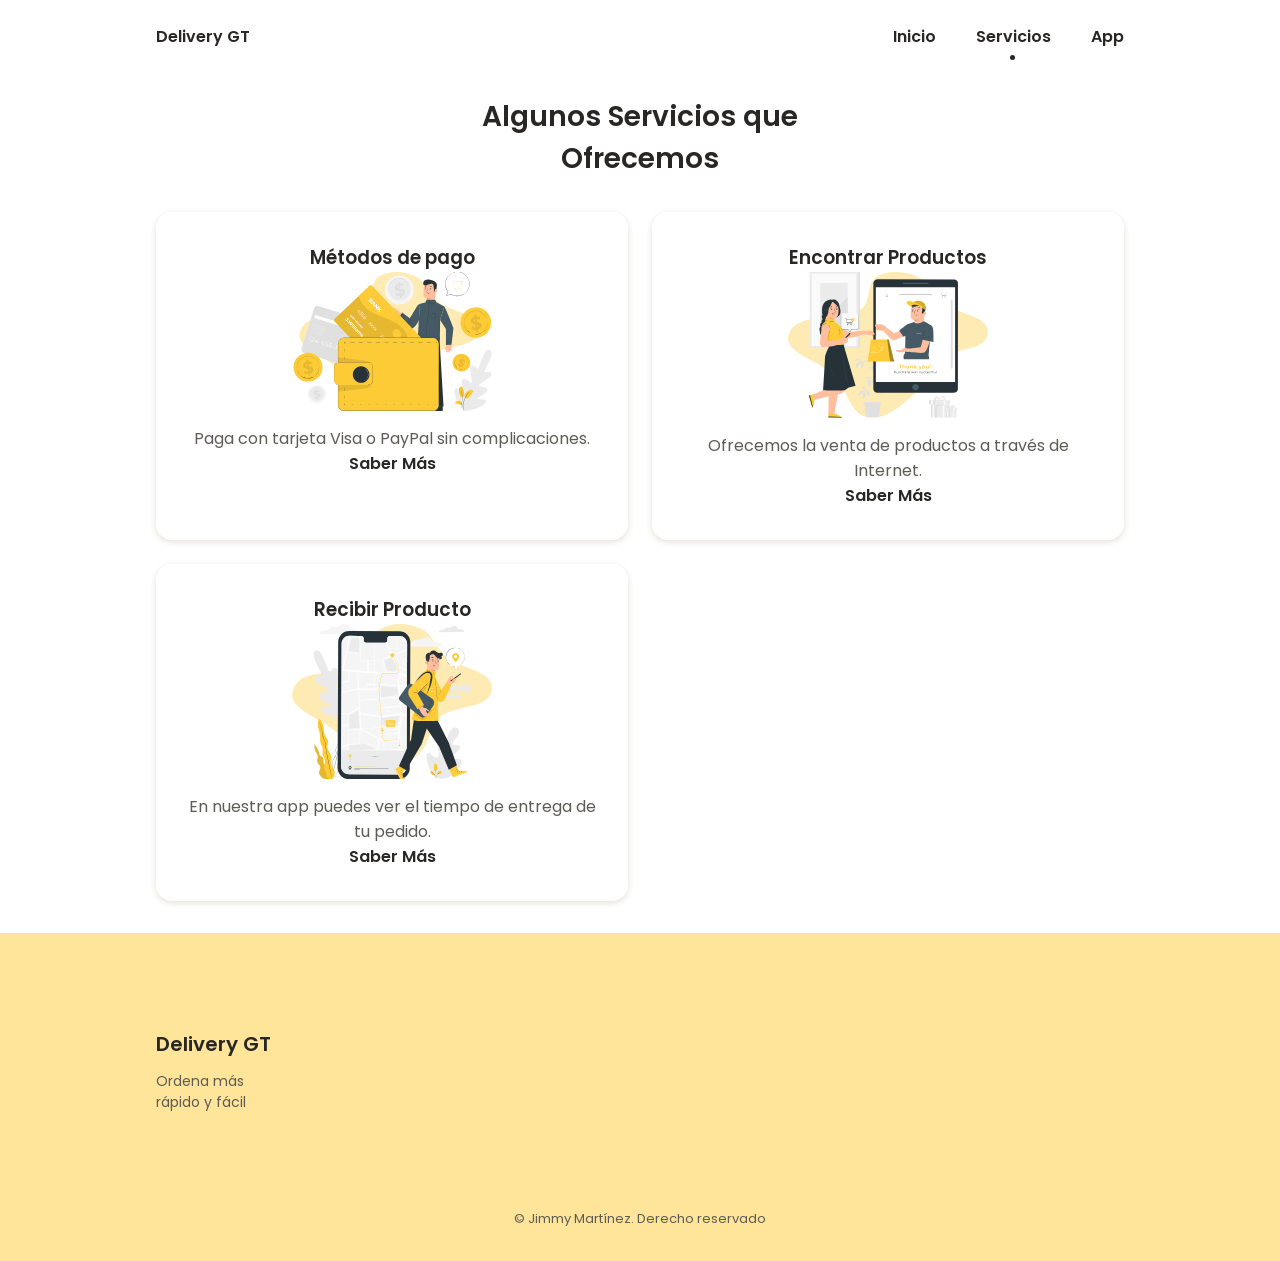
<file: programacion_web/IV_web_informativa/servicios.html>
<!DOCTYPE html>
<html lang="en">
  <head>
    <meta charset="UTF-8" />
    <meta name="viewport" content="width=device-width, initial-scale=1.0" />

    <!--=============== BOXICONS ===============-->
    <link
      rel="stylesheet"
      href="https://cdn.jsdelivr.net/npm/boxicons@latest/css/boxicons.min.css"
    />

    <!--=============== CSS ===============-->
    <link rel="stylesheet" href="assets/css/styles.css" />

    <title>Inicio</title>
  </head>
  <body>
    <!--=============== HEADER ===============-->
    <header class="header" id="header">
      <nav class="nav container">
        <a href="#" class="nav__logo">Delivery GT</a>

        <div class="nav__menu" id="nav-menu">
          <ul class="nav__list">
            <li class="nav__item">
              <a href="/index.html#home" class="nav__link">Inicio</a>
            </li>
            <li class="nav__item">
              <a href="/servicios.html" class="nav__link active-link"
                >Servicios</a
              >
            </li>
            <li class="nav__item">
              <a href="/app.html" class="nav__link">App</a>
            </li>
          </ul>
        </div>

        <div class="nav__toggle" id="nav-toggle">
          <i class="bx bx-grid-alt"></i>
        </div>
      </nav>
    </header>

    <main class="main">
      <!--=============== SERVICES ===============-->
      <section class="services section container" id="services">
        <h2 class="section__title">
          Algunos Servicios que <br />
          Ofrecemos
        </h2>
        <div class="services__container grid">
          <div class="services__data">
            <h3 class="services__subtitle">Métodos de pago</h3>
            <svg
              class="svg__color services__img"
              viewBox="0 0 135 94"
              xmlns="http://www.w3.org/2000/svg"
            >
              <g clip-path="url(#clip0)">
                <path
                  class="svg__blob"
                  fill-rule="evenodd"
                  clip-rule="evenodd"
                  d="M5.59229 39.7131C11.0823 24.8477 36.0971 33.0466 49.1183 24.0699C55.5971 19.6035 52.0934 7.33904 58.7159 3.09023C65.5909 -1.3206 75.0664 -0.572162 82.5915 2.59438C89.8393 5.6442 92.1044 14.5362 98.0829 19.6556C106.994 27.2866 127.284 28.0347 125.939 39.7131C124.515 52.0743 103.171 48.4909 93.8199 56.6624C87.7775 61.9425 88.7221 72.0268 82.7832 77.4237C74.2223 85.2032 64.4046 96.0656 53.1071 93.6594C42.0017 91.294 40.8244 75.4218 33.3058 66.8855C24.538 56.9309 0.991432 52.1709 5.59229 39.7131Z"
                />
                <path
                  d="M107.637 49.8901C107.637 49.8901 107.619 48.3335 107.553 48.3218L104.353 49.023C104.321 49.2263 103.916 51.7763 103.986 52.0264L107.583 53.0245C107.583 53.0245 107.637 49.9813 107.637 49.8901Z"
                  fill="#FFBE9D"
                />
                <path
                  d="M107.637 52.7979C107.637 52.7979 107.637 52.7698 107.654 52.7278C107.691 52.3795 107.668 50.8579 107.483 50.7948C107.298 50.7317 106.755 50.8415 106.72 51.0402C106.685 51.2389 106.807 52.9521 106.807 52.9521C106.807 52.9521 106.844 53.2209 107.296 53.2864C107.579 53.3168 107.637 52.7979 107.637 52.7979Z"
                  fill="#FFBE9D"
                />
                <path
                  d="M106.73 53.3448C106.73 53.3448 106.73 53.3167 106.746 53.2746C106.784 52.9264 106.76 51.4048 106.575 51.3417C106.391 51.2786 105.848 51.3884 105.813 51.5871C105.778 51.7858 105.899 53.499 105.899 53.499C105.899 53.499 105.937 53.7678 106.388 53.8333C106.667 53.873 106.73 53.3448 106.73 53.3448Z"
                  fill="#FFBE9D"
                />
                <path
                  d="M105.836 53.6159C105.836 53.6159 105.836 53.5878 105.853 53.5458C105.89 53.1975 105.867 51.6759 105.682 51.6128C105.497 51.5497 104.954 51.6595 104.917 51.8582C104.88 52.0569 105.003 53.7701 105.003 53.7701C105.003 53.7701 105.041 54.0389 105.492 54.1044C105.766 54.1464 105.836 53.6159 105.836 53.6159Z"
                  fill="#FFBE9D"
                />
                <path
                  d="M104.947 53.873C104.947 53.873 104.947 53.8449 104.964 53.8028C105.001 53.4546 104.978 51.933 104.793 51.8699C104.608 51.8068 104.066 51.9166 104.028 52.1153C103.991 52.314 104.115 54.0272 104.115 54.0272C104.115 54.0272 104.152 54.296 104.604 54.3615C104.887 54.4035 104.947 53.873 104.947 53.873Z"
                  fill="#FFBE9D"
                />
                <path
                  d="M106.716 51.4843C106.77 51.7273 106.793 51.9762 106.786 52.2252C106.81 52.469 106.802 52.7149 106.762 52.9568C106.708 52.7137 106.685 52.4648 106.692 52.2158C106.668 51.972 106.676 51.7261 106.716 51.4843Z"
                  fill="#EB996E"
                />
                <path
                  d="M106.268 53.0467C106.294 53.0457 106.296 52.5729 106.273 51.9907C106.249 51.4085 106.21 50.9374 106.184 50.9384C106.158 50.9395 106.156 51.4123 106.179 51.9944C106.202 52.5766 106.242 53.0477 106.268 53.0467Z"
                  fill="#EB996E"
                />
                <g opacity="0.78">
                  <path
                    opacity="0.78"
                    d="M104.981 53.6663C105.007 53.6654 105.011 53.193 104.99 52.6112C104.97 52.0294 104.932 51.5585 104.906 51.5594C104.88 51.5603 104.876 52.0327 104.897 52.6145C104.918 53.1963 104.955 53.6672 104.981 53.6663Z"
                    fill="#EB996E"
                  />
                </g>
                <path
                  d="M104.335 49.1095C104.335 49.1095 103.069 51.9844 103.254 52.162C103.497 52.3405 103.758 52.4925 104.033 52.6155L104.335 49.1095Z"
                  fill="#FFBE9D"
                />
                <path
                  d="M97.3338 10.5624L96.3982 21.3141L91.0184 20.884C90.9856 20.2553 91.0184 17.8245 91.0184 17.8245C91.0184 17.8245 88.7776 17.4762 88.7495 15.2371C88.7355 14.1502 88.8922 11.9017 89.0559 9.87524C89.1427 8.79518 89.6495 7.79205 90.4675 7.08079C91.2855 6.36953 92.3498 6.00672 93.4323 6.07009C93.9864 6.10122 94.5287 6.24313 95.027 6.4874C95.5252 6.73168 95.9694 7.07337 96.3332 7.49224C96.697 7.91111 96.973 8.39865 97.1449 8.92601C97.3167 9.45336 97.381 10.0098 97.3338 10.5624Z"
                  fill="#FFBE9D"
                />
                <path
                  d="M91.0301 17.7895C92.0648 17.8089 93.0818 17.52 93.9516 16.9597C93.9516 16.9597 93.2498 18.5725 91.0231 18.3621L91.0301 17.7895Z"
                  fill="#EB996E"
                />
                <path
                  d="M89.6618 11.4436C89.6611 11.5269 89.693 11.6072 89.7506 11.6675C89.8083 11.7277 89.8872 11.7631 89.9705 11.7661C90.0111 11.7693 90.052 11.7643 90.0907 11.7516C90.1294 11.7388 90.1651 11.7184 90.1958 11.6916C90.2266 11.6648 90.2516 11.6322 90.2695 11.5956C90.2875 11.5591 90.2979 11.5193 90.3003 11.4786C90.301 11.3953 90.2691 11.315 90.2114 11.2547C90.1538 11.1945 90.0749 11.1591 89.9916 11.1561C89.9509 11.1529 89.9101 11.1579 89.8714 11.1707C89.8327 11.1835 89.7969 11.2038 89.7662 11.2306C89.7355 11.2574 89.7105 11.29 89.6925 11.3266C89.6746 11.3631 89.6641 11.4029 89.6618 11.4436Z"
                  fill="#263238"
                />
                <path
                  d="M89.5448 11.0111C89.5845 11.0532 89.8278 10.8732 90.1716 10.8756C90.5155 10.8779 90.7681 11.0485 90.8055 11.0065C90.8429 10.9644 90.7845 10.913 90.6745 10.8335C90.5256 10.7301 90.3483 10.6754 90.167 10.6769C89.988 10.6764 89.8134 10.7329 89.6687 10.8382C89.5611 10.9083 89.5261 10.9831 89.5448 11.0111Z"
                  fill="#263238"
                />
                <path
                  d="M93.0534 11.4436C93.0527 11.5281 93.0856 11.6094 93.1447 11.6699C93.2039 11.7303 93.2845 11.7649 93.3691 11.7661C93.45 11.7706 93.5294 11.7429 93.5899 11.689C93.6504 11.6351 93.6871 11.5595 93.6919 11.4786C93.6926 11.3953 93.6607 11.315 93.603 11.2547C93.5454 11.1945 93.4665 11.1591 93.3832 11.1561C93.3425 11.1529 93.3017 11.1579 93.263 11.1707C93.2243 11.1835 93.1885 11.2038 93.1578 11.2306C93.1271 11.2574 93.1021 11.29 93.0841 11.3266C93.0662 11.3631 93.0557 11.4029 93.0534 11.4436Z"
                  fill="#263238"
                />
                <path
                  d="M92.9317 11.0673C92.9715 11.1094 93.2147 10.9294 93.5586 10.9317C93.9024 10.9341 94.155 11.1047 94.1924 11.0626C94.2299 11.0206 94.1714 10.9691 94.0591 10.8897C93.9102 10.7863 93.7329 10.7316 93.5516 10.7331C93.3726 10.7327 93.1981 10.7892 93.0533 10.8943C92.9481 10.9738 92.9013 11.0486 92.9317 11.0673Z"
                  fill="#263238"
                />
                <path
                  d="M91.6803 13.6197C91.4989 13.563 91.3111 13.5292 91.1213 13.5191C91.0324 13.5191 90.9505 13.4934 90.9342 13.4327C90.9268 13.3423 90.9472 13.2518 90.9927 13.1732L91.2523 12.5047C91.6125 11.5511 91.8745 10.7681 91.8371 10.7541C91.7996 10.7401 91.4745 11.4997 91.1143 12.4533L90.864 13.1148C90.8081 13.221 90.7916 13.3435 90.8172 13.4607C90.83 13.4918 90.8497 13.5195 90.8748 13.5418C90.8999 13.5641 90.9298 13.5803 90.9622 13.5893C91.0111 13.6026 91.0614 13.6096 91.1119 13.6103C91.3002 13.6375 91.4912 13.6407 91.6803 13.6197Z"
                  fill="#263238"
                />
                <path
                  d="M92.6931 13.8581C92.637 13.8581 92.637 14.2274 92.3165 14.4938C91.9961 14.7603 91.5985 14.7276 91.5961 14.7696C91.5938 14.8117 91.685 14.8421 91.8534 14.8468C92.0722 14.8491 92.2849 14.7746 92.4545 14.6364C92.6174 14.5033 92.7223 14.3123 92.7469 14.1035C92.761 13.9469 92.7188 13.8557 92.6931 13.8581Z"
                  fill="#263238"
                />
                <path
                  d="M92.8405 9.7187C92.8756 9.8122 93.2194 9.76779 93.6217 9.81687C94.024 9.86595 94.3538 9.97581 94.4053 9.89166C94.4287 9.85193 94.3726 9.76311 94.2416 9.67196C94.0657 9.56116 93.8669 9.4918 93.6602 9.46912C93.4535 9.44644 93.2444 9.47105 93.0487 9.54107C92.9013 9.60885 92.8264 9.67429 92.8405 9.7187Z"
                  fill="#263238"
                />
                <path
                  d="M89.6711 10.0062C89.7319 10.0833 89.9681 10.0062 90.2535 10.0062C90.5389 10.0062 90.7798 10.0576 90.8359 9.97579C90.8593 9.93606 90.8219 9.85893 90.7166 9.78413C90.5753 9.69608 90.4111 9.65176 90.2446 9.65675C90.0781 9.66174 89.9168 9.71582 89.781 9.81218C89.6781 9.88697 89.6454 9.96878 89.6711 10.0062Z"
                  fill="#263238"
                />
                <path
                  d="M97.8133 9.17874C97.6846 10.2679 97.3876 11.6423 97.3034 12.7572C97.3049 12.8601 97.2773 12.9614 97.2238 13.0493C97.0648 13.262 96.6835 13.7178 96.4894 13.5378C96.0216 13.0984 95.8321 11.8667 95.7386 11.2286C95.645 10.5905 95.6614 9.94071 95.5725 9.30262V9.25821C95.5097 8.8102 95.2769 8.40348 94.9222 8.12227C94.8404 8.06462 94.7516 8.01751 94.6579 7.98203C94.0007 7.7483 92.9013 8.17837 92.2464 8.41677C91.9072 8.54065 91.5797 8.69258 91.2523 8.84216C90.8835 9.01544 90.4757 9.08873 90.0696 9.05467C89.6636 9.02062 89.2737 8.88043 88.939 8.64817C88.539 8.36068 88.5039 7.44678 88.6793 6.86947C89.1472 5.30814 91.1166 
                            4.76588 93.6334 5.36891C96.1502 5.97194 98.0706 6.93959 97.8133 9.17874Z"
                  fill="#263238"
                />
                <path
                  d="M96.5783 11.5768C96.6157 11.5604 98.1174 11.121 98.0706 12.652C98.0238 14.1829 96.4941 13.8206 96.4917 13.7739C96.4894 13.7271 96.5783 11.5768 96.5783 11.5768Z"
                  fill="#FFBE9D"
                />
                <path
                  d="M96.9783 13.2107C96.9783 13.2107 97.004 13.2294 97.0484 13.2527C97.1122 13.2783 97.1834 13.2783 97.2472 13.2527C97.3481 13.1932 97.4314 13.1079 97.4885 13.0056C97.5456 12.9034 97.5746 12.7878 97.5724 12.6707C97.5801 12.5399 97.5585 12.4089 97.5092 12.2874C97.4963 12.2393 97.4718 12.195 97.438 12.1584C97.4042 12.1218 97.362 12.0938 97.3151 12.0771C97.2848 12.0681 97.2524 12.07 97.2233 12.0823C97.1943 12.0947 97.1705 12.1168 97.156 12.1448C97.135 12.1869 97.142 12.2173 97.135 12.2196C97.128 12.222 97.1022 12.1939 97.1163 12.1308C97.1261 12.0934 97.1484 12.0604 97.1794 12.0373C97.2227 12.0063 97.2765 11.9937 97.3291 
                            12.0023C97.3916 12.0165 97.4493 12.0466 97.4968 12.0896C97.5444 12.1325 97.58 12.187 97.6004 12.2477C97.6617 12.3824 97.689 12.5301 97.68 12.6777C97.6822 12.8144 97.6444 12.9486 97.5712 13.0641C97.4981 13.1795 97.3928 13.2711 97.2683 13.3275C97.2281 13.3367 97.1863 13.3371 97.146 13.3286C97.1056 13.3202 97.0675 13.303 97.0344 13.2784C96.9783 13.2481 96.9712 13.213 96.9783 13.2107Z"
                  fill="#EB996E"
                />
                <path
                  d="M97.7899 9.28162C97.4539 9.46648 97.0778 9.56671 96.6943 9.57363C96.3108 9.58055 95.9314 9.49396 95.5889 9.32135C96.3125 9.50884 97.0736 9.4951 97.7899 9.28162Z"
                  fill="#455A64"
                />
                <path
                  d="M97.7361 9.72095C97.4171 9.90467 97.0568 10.0047 96.6887 10.0116C96.3206 10.0186 95.9567 9.93223 95.631 9.76068C96.3223 9.94733 97.0524 9.93354 97.7361 9.72095Z"
                  fill="#455A64"
                />
                <path
                  d="M87.0724 86.0041L88.0689 90.5852C88.0689 90.5852 83.7416 93.1353 83.8446 94.0001L92.8031 92.3897L91.5447 85.186L87.0724 86.0041Z"
                  fill="#263238"
                />
                <path
                  d="M92.8031 92.392L92.6487 91.6721L84.1159 93.4859C84.1159 93.4859 83.7486 93.7196 83.8445 94.0024L92.8031 92.392Z"
                  fill="#455A64"
                />
                <path
                  d="M97.2636 86.5066L97.411 91.1813C97.411 91.1813 92.6931 92.9062 92.637 93.7733L101.741 93.8131L101.811 86.502L97.2636 86.5066Z"
                  fill="#263238"
                />
                <g opacity="0.6">
                  <path
                    opacity="0.6"
                    d="M101.741 93.8271L101.72 93.0908L92.9996 93.3246C92.9996 93.3246 92.5926 93.4998 92.637 93.792L101.741 93.8271Z"
                    fill="#455A64"
                  />
                </g>
                <path
                  d="M86.5859 89.9355C86.5859 89.9355 81.9078 67.0601 81.9078 66.602L90.2488 62.1985L93.4767 89.0426L86.5859 89.9355Z"
                  fill="#263238"
                />
                <path
                  d="M97.0788 90.7021L90.6348 51.0565V42.5043L99.4506 43.3223C99.5629 43.6566 102.445 90.7559 102.445 90.7559L101.535 90.7045H97.0905"
                  fill="#263238"
                />
                <path
                  d="M85.5684 41.8989L81.9125 66.6021L90.0828 64.6224L93.4112 42.703L85.5684 41.8989Z"
                  fill="#263238"
                />
                <path
                  d="M93.1352 43.993C93.1352 43.993 93.1352 44.0351 93.1352 44.1146L93.1726 44.4699L93.327 45.8302C93.4673 47.0129 93.6755 48.7214 93.9515 50.832C94.4965 55.0532 95.3245 60.8825 96.2134 67.3031C96.6554 70.5193 97.0624 73.5859 97.411 76.3766C97.4998 77.0778 97.5724 77.7556 97.6706 78.4171L97.9653 80.3337L98.4869 83.7742C98.8027 85.8778 99.053 87.5817 99.2167 88.7598C99.2986 89.3488 99.3594 89.8069 99.3945 90.1177C99.4132 90.272 99.4249 90.3912 99.4295 90.4707C99.4319 90.5002 99.4319 90.5299 99.4295 90.5595C99.4295 90.5852 99.4155 90.5595 99.4155 90.5595H99.4319C99.4349 90.5292 99.4349 90.4986 99.4319 90.4683C99.4319 90.3889 
                            99.4319 90.2673 99.4085 90.1131C99.3804 89.7999 99.3266 89.3417 99.2518 88.7527C99.1021 87.5724 98.8635 85.8661 98.5501 83.7626L98.0472 80.3197L97.7595 78.4031C97.6636 77.7463 97.5934 77.0615 97.5045 76.3649C97.163 73.5718 96.7584 70.5053 96.3163 67.2891C95.4275 60.8568 94.5877 55.0392 94.0217 50.8227L93.3691 45.8372L93.1937 44.4792L93.1446 44.1263C93.1352 44.0351 93.1352 43.993 93.1352 43.993Z"
                  fill="#455A64"
                />
                <path
                  d="M88.2115 89.7228C88.2115 89.7228 88.2115 89.683 88.1975 89.6059L88.1413 89.2623L87.9074 87.9464L87.0584 83.1105L84.2188 67.1629C84.1359 66.784 84.113 66.3944 84.1509 66.0083C84.2001 65.6273 84.2632 65.2393 84.3194 64.8607L84.6679 62.6122C84.9018 61.1397 85.1357 59.7186 85.3555 58.3676C85.8046 55.6633 86.2397 53.2255 86.628 51.1991C87.0163 49.1726 87.3578 47.5225 87.6174 46.3912C87.739 45.8256 87.8513 45.3885 87.9191 45.0916L87.9963 44.7527C88.0127 44.6756 88.0197 44.6359 88.0197 44.6359C88.0197 44.6359 88.0057 44.6733 87.9846 44.7481L87.8958 45.0846C87.8209 45.3791 87.7016 45.8139 87.573 46.3795C87.2993 47.5061 86.9484 
                            49.1469 86.5485 51.1804C86.1485 53.2138 85.7087 55.6446 85.2526 58.3466C85.0187 59.6975 84.7848 61.1186 84.5509 62.5911L84.2001 64.8396C84.1439 65.2206 84.0808 65.6016 84.0293 65.9943C83.9903 66.3921 84.014 66.7935 84.0995 67.184L86.9718 83.1222L87.856 87.9511L88.1016 89.2623L88.1694 89.6035C88.1998 89.683 88.2115 89.7228 88.2115 89.7228Z"
                  fill="#455A64"
                />
                <path
                  d="M92.4504 62.191C92.481 62.1862 92.1001 59.6253 91.5996 56.4711C91.0991 53.3169 90.6685 50.7638 90.6379 50.7687C90.6073 50.7735 90.9882 53.3345 91.4887 56.4886C91.9892 59.6428 92.4198 62.1959 92.4504 62.191Z"
                  fill="#455A64"
                />
                <path
                  d="M97.0016 90.6296C97.0698 90.6516 97.1406 90.6642 97.2122 90.667C97.3478 90.6834 97.5466 90.7021 97.7922 90.7208C98.2811 90.7582 98.9618 90.7956 99.7103 90.8073C100.459 90.819 101.139 90.8073 101.631 90.7839C101.865 90.7839 102.075 90.7605 102.211 90.7488C102.283 90.7484 102.354 90.7382 102.424 90.7185C102.159 90.6968 101.893 90.6921 101.628 90.7044C101.137 90.7044 100.459 90.7044 99.7126 90.7044C98.9664 90.7044 98.2881 90.6694 97.7969 90.6507C97.5326 90.6267 97.2669 90.6197 97.0016 90.6296Z"
                  fill="#455A64"
                />
                <path
                  d="M86.5859 89.9355C86.6774 89.9405 86.7691 89.9358 86.8596 89.9215L87.601 89.842C88.2256 89.7719 89.0887 89.6643 90.0407 89.5405C90.9926 89.4166 91.8534 89.3067 92.4756 89.2086L93.2124 89.0964C93.3035 89.0868 93.3936 89.0688 93.4814 89.0426C93.3905 89.0315 93.2986 89.0315 93.2077 89.0426C93.0323 89.059 92.7797 89.0847 92.4662 89.1197C91.8417 89.1899 90.9786 89.295 90.0266 89.4189C89.0746 89.5428 88.2139 89.6527 87.5917 89.7532L86.8549 89.8677C86.763 89.8805 86.6729 89.9032 86.5859 89.9355Z"
                  fill="#455A64"
                />
                <path
                  d="M74.3153 27.2977L79.5688 31.2922C79.5688 31.2922 84.4597 22.9596 84.8901 22.4407C85.3205 21.9219 86.4198 21.3679 86.4198 21.3679L85.8163 32.0471C85.8163 32.0471 83.1709 38.7926 79.5407 38.4257C76.7619 38.1452 71.9575 30.8177 71.9575 30.8177L74.3153 27.2977Z"
                  fill="#455A64"
                />
                <g opacity="0.2">
                  <path
                    opacity="0.2"
                    d="M79.4729 31.1659C79.1104 31.7294 78.8751 32.3651 78.7834 33.0287C78.6917 33.6923 78.7458 34.3679 78.9419 35.0084C78.9694 35.1435 79.045 35.2639 79.1548 35.3474C79.2487 35.3884 79.3544 35.3932 79.4517 35.3608C79.5489 35.3284 79.6306 35.2612 79.6811 35.1721C79.7761 34.9897 79.8228 34.7862 79.8167 34.5807C79.904 34.7782 80.0371 34.952 80.205 35.0879C80.2909 35.1532 80.3968 35.1867 80.5046 35.1829C80.6125 35.179 80.7157 35.1381 80.7968 35.0669C80.9722 34.8752 80.8763 34.5714 80.7711 34.333L79.4284 31.2944"
                    fill="black"
                  />
                </g>
                <path
                  d="M74.4361 30.5112C75.1336 29.4201 75.6725 28.5187 75.6399 28.4978C75.6072 28.477 75.0153 29.3446 74.3178 30.4357C73.6203 31.5268 73.0813 32.4283 73.114 32.4491C73.1466 32.47 73.7386 31.6023 74.4361 30.5112Z"
                  fill="#263238"
                />
                <path
                  d="M74.2989 28.347C74.2849 28.3353 74.3527 28.2652 74.472 28.3096C74.5137 28.3259 74.5498 28.3539 74.5761 28.3901C74.6023 28.4263 74.6177 28.4693 74.6202 28.514C74.6228 28.5586 74.6124 28.6031 74.5904 28.642C74.5685 28.681 74.5357 28.7128 74.4962 28.7338C74.4566 28.7547 74.4119 28.7639 74.3673 28.7602C74.3227 28.7565 74.2801 28.7401 74.2445 28.7129C74.209 28.6857 74.182 28.6489 74.1667 28.6068C74.1515 28.5647 74.1487 28.5192 74.1586 28.4756C74.189 28.3517 74.2849 28.3353 74.2872 28.354C74.2896 28.3727 74.2545 28.4125 74.2591 28.4873C74.2638 28.5621 74.3246 28.6415 74.4205 28.5901C74.4382 28.5811 74.4531 28.5674 74.4635 
                            28.5505C74.4739 28.5336 74.4793 28.5141 74.4793 28.4943C74.4793 28.4744 74.4739 28.455 74.4635 28.4381C74.4531 28.4212 74.4382 28.4074 74.4205 28.3984C74.3667 28.354 74.3083 28.3657 74.2989 28.347Z"
                  fill="#263238"
                />
                <path
                  d="M79.5688 33.8234C79.2625 33.0113 79.2485 32.1181 79.529 31.2968C79.5711 31.2968 79.4589 31.8647 79.4729 32.5612C79.4869 33.2578 79.6179 33.8117 79.5688 33.8234Z"
                  fill="#263238"
                />
                <path
                  d="M80.5956 33.7861C80.0588 33.0485 79.6936 32.2005 79.5267 31.3038C79.5664 31.3038 79.7606 31.8648 80.053 32.5473C80.3453 33.2298 80.6307 33.765 80.5956 33.7861Z"
                  fill="#263238"
                />
                <path
                  d="M97.4203 20.3605L96.6251 18.7898H90.878L89.9752 20.5732L86.4245 21.3749L84.8948 44.2549C84.8853 44.5449 84.9557 44.8319 85.0983 45.0846L99.0577 45.6035L99.626 45.8373C100.127 45.5287 99.8155 44.2549 99.8202 43.6542L99.998 32.3229L102.76 23.2681L97.4203 20.3605Z"
                  fill="#455A64"
                />
                <g opacity="0.2">
                  <path
                    opacity="0.2"
                    d="M91.4628 21.1459L92.478 20.1315L93.6194 22.8825C94.934 22.1108 96.1854 21.2362 97.3619 20.267L93.4955 21.5082L92.5154 18.9091C92.2862 19.6966 91.9601 20.4526 91.5447 21.1599"
                    fill="black"
                  />
                </g>
                <path
                  d="M107.663 49.0417L103.899 49.2357V38.4443L100.007 32.3299L102.77 23.2751C103.338 23.5089 107.626 34.2605 108.718 37.1775C108.876 37.599 108.945 38.0486 108.921 38.4981L107.663 49.0417Z"
                  fill="#455A64"
                />
                <path
                  d="M86.0054 31.0305C86.2748 28.3046 86.4619 26.0916 86.4234 26.0878C86.3848 26.084 86.1351 28.2908 85.8657 31.0167C85.5964 33.7427 85.4092 35.9556 85.4478 35.9594C85.4864 35.9632 85.736 33.7565 86.0054 31.0305Z"
                  fill="#263238"
                />
                <path
                  d="M92.5084 18.9136C92.5458 18.9277 92.2394 19.7527 91.823 20.7531L91.7458 20.9378C91.72 21.0103 91.6766 21.0753 91.6195 21.1271C91.5837 21.1533 91.5411 21.1687 91.4968 21.1716C91.4524 21.1745 91.4082 21.1647 91.3693 21.1434C91.3137 21.1129 91.2598 21.0793 91.2079 21.0429L90.6909 20.6923C90.5208 20.5948 90.3636 20.4762 90.2231 20.3394C90.4035 20.4076 90.5748 20.4979 90.733 20.6082L91.2663 20.9331C91.3693 20.9962 91.4722 21.0733 91.5189 21.0172C91.5873 20.9191 91.6401 20.8111 91.6757 20.697C92.1061 19.6966 92.4709 18.8996 92.5084 18.9136Z"
                  fill="#263238"
                />
                <path
                  d="M97.0788 20.316C96.7959 20.4557 96.5026 20.5737 96.2017 20.6689C95.6544 20.8699 94.8942 21.1364 94.0521 21.4262L93.5843 21.5828L93.5212 21.6038L93.4954 21.5431C93.1984 20.8255 92.9434 20.1921 92.7656 19.734C92.6586 19.4939 92.5717 19.2453 92.506 18.9907C92.6406 19.2145 92.7563 19.4491 92.8522 19.6919C93.0534 20.1407 93.32 20.7671 93.6264 21.4823L93.5375 21.4426L94.0053 21.2836C94.8474 20.9961 95.6123 20.7414 96.169 20.5661C96.4655 20.4598 96.7696 20.3762 97.0788 20.316Z"
                  fill="#263238"
                />
                <path
                  d="M102.171 23.6C102.171 23.642 101.373 23.8618 100.435 24.2801C99.4974 24.6985 98.798 25.1496 98.7676 25.1122C98.8964 24.9792 99.0447 24.8665 99.2074 24.778C99.957 24.3003 100.774 23.9372 101.631 23.7005C101.805 23.64 101.987 23.6061 102.171 23.6Z"
                  fill="#263238"
                />
                <path
                  d="M92.5084 18.9137C92.5114 18.9362 92.5114 18.959 92.5084 18.9815V19.1825C92.5084 19.3601 92.5247 19.6196 92.5271 19.9561C92.5271 20.627 92.5271 21.5923 92.4826 22.7983C92.3961 25.1987 92.0967 28.5061 91.6172 32.1476C91.3833 33.9637 91.1283 35.691 90.9552 37.2663C90.7881 38.6624 90.7099 40.0676 90.7213 41.4735C90.7365 42.4196 90.8147 43.3636 90.9552 44.2993C90.995 44.6312 91.0488 44.886 91.0745 45.0613L91.1049 45.26C91.108 45.2825 91.108 45.3053 91.1049 45.3278C91.0957 45.3069 91.0894 45.2849 91.0862 45.2623L91.0418 45.066C91.0067 44.893 90.9459 44.6382 90.8944 44.3063C90.7357 43.3699 90.6457 42.4231 90.6254 
                            41.4735C90.5984 40.0683 90.6649 38.6628 90.8242 37.2663C90.9903 35.6863 91.2429 33.959 91.4768 32.1429C91.9447 28.5131 92.2721 25.2151 92.3821 22.8194C92.4429 21.6227 92.4616 20.6503 92.4709 19.9819V19.2105V19.0095C92.4766 18.9753 92.4893 18.9427 92.5084 18.9137Z"
                  fill="#263238"
                />
                <path
                  d="M107.874 47.3921C107.876 47.3534 106.986 47.2783 105.887 47.2244C104.787 47.1705 103.895 47.1581 103.893 47.1968C103.891 47.2355 104.781 47.3106 105.88 47.3645C106.979 47.4184 107.872 47.4307 107.874 47.3921Z"
                  fill="#263238"
                />
                <path
                  d="M104.529 47.8099C104.54 47.8263 104.529 47.8637 104.54 47.9128C104.552 47.9619 104.601 47.9922 104.65 47.9525C104.699 47.9128 104.683 47.8684 104.636 47.8356C104.589 47.8029 104.552 47.8169 104.538 47.8029C104.524 47.7889 104.564 47.7258 104.664 47.7398C104.695 47.7447 104.723 47.7572 104.747 47.776C104.771 47.7947 104.79 47.8193 104.802 47.8473C104.816 47.8856 104.818 47.9272 104.807 47.9664C104.796 48.0056 104.773 48.0404 104.741 48.0661C104.71 48.0918 104.671 48.107 104.63 48.1097C104.59 48.1123 104.549 48.1023 104.515 48.0811C104.489 48.0633 104.469 48.0394 104.456 48.0116C104.442 47.9838 104.436 47.953 
                            104.437 47.9221C104.447 47.8193 104.522 47.7936 104.529 47.8099Z"
                  fill="#263238"
                />
                <g opacity="0.2">
                  <path
                    opacity="0.2"
                    d="M100.054 32.3018L98.8261 30.0861C98.3382 33.9926 98.6131 37.9566 99.6354 41.7586L100.014 32.3462"
                    fill="black"
                  />
                </g>
                <path
                  d="M93.8369 28.235C93.9104 28.2235 93.9848 28.2188 94.0592 28.2209L94.7141 28.2046C95.2825 28.2046 96.1011 28.1789 97.0882 28.1742H97.156V28.242L96.9408 31.173V31.2127L96.9058 31.2314L96.7607 31.3085L95.1702 32.143L95.1304 32.164L95.0954 32.136L93.603 30.9276L93.5797 30.9089V30.8785L93.7481 28.9385L93.8019 28.4126C93.8043 28.3534 93.813 28.2947 93.8276 28.2373C93.8325 28.3034 93.8325 28.3698 93.8276 28.436L93.8042 28.9759L93.6966 30.8878L93.6756 30.8387L95.1632 32.0284H95.0883L96.6742 31.1893L96.8192 31.1122L96.7818 31.1706L97.0157 28.242L97.0765 28.3098C96.1152 28.3098 95.3105 28.2911 94.7375 28.2794L94.0709 
                            28.263C93.9924 28.2587 93.9142 28.2493 93.8369 28.235Z"
                  fill="#263238"
                />
                <path
                  d="M86.9251 45.1922C86.9251 45.232 86.6303 45.1782 86.4432 44.8954C86.2561 44.6126 86.3122 44.3251 86.3496 44.3368C86.3871 44.3485 86.3988 44.5705 86.5602 44.8159C86.7216 45.0613 86.9368 45.1525 86.9251 45.1922Z"
                  fill="#263238"
                />
                <path
                  d="M87.2876 45.0403C87.2642 45.0683 86.9976 44.8065 86.8923 44.3928C86.787 43.9791 86.8923 43.6238 86.9321 43.6355C86.9718 43.6472 86.9321 43.9721 87.0303 44.3578C87.1285 44.7434 87.3204 45.0146 87.2876 45.0403Z"
                  fill="#263238"
                />
                <path
                  d="M97.8273 43.4672C97.8624 43.4672 97.8975 44.0165 97.6098 44.6195C97.3221 45.2225 96.8777 45.5544 96.8613 45.5217C96.8449 45.489 97.2168 45.1314 97.4811 44.5587C97.7455 43.9861 97.7829 43.4625 97.8273 43.4672Z"
                  fill="#263238"
                />
                <path
                  d="M74.0206 27.7347C74.0206 27.7347 69.7682 24.5162 69.1717 24.3012C68.1823 23.9435 67.9461 24.0394 67.9461 24.0394L70.2851 26.5497C70.2851 26.5497 67.8198 27.3817 67.642 27.4846C67.4642 27.5874 67.3753 28.125 67.9765 28.125C68.47 28.125 70.8348 28.1811 70.8348 28.1811L72.7855 29.6045L74.0206 27.7347Z"
                  fill="#FFBE9D"
                />
                <path
                  d="M73.8768 21.8253C79.2456 21.0666 82.9839 16.1129 82.2265 10.7608C81.4691 5.40873 76.5028 1.68502 71.1339 2.44369C65.7651 3.20236 62.0269 8.15611 62.7843 13.5082C63.5417 18.8603 68.508 22.584 73.8768 21.8253Z"
                  fill="#F5F5F5"
                />
                <path
                  d="M73.629 19.147C77.7185 18.553 80.553 14.7659 79.9598 10.6883C79.3667 6.61074 75.5707 3.78671 71.4811 4.38069C67.3916 4.97466 64.5572 8.76172 65.1503 12.8393C65.7434 16.9169 69.5394 19.7409 73.629 19.147Z"
                  fill="#EBEBEB"
                />
                <path
                  d="M79.9243 10.4594C79.8798 10.4594 79.8003 10.1462 79.5992 9.59691C79.3178 8.82567 78.9185 8.10265 78.4156 7.45358C78.0709 7.01157 77.6788 6.60869 77.2461 6.2522C76.7461 5.84664 76.1957 5.50726 75.6088 5.24248C74.9623 4.95039 74.2768 4.75356 73.5738 4.65815C73.2033 4.60761 72.8295 4.58573 72.4557 4.5927C71.6837 4.60629 70.9187 4.74197 70.1892 4.99472C69.8352 5.11693 69.4911 5.26618 69.16 5.44115C68.5333 5.77328 67.9582 6.19449 67.4525 6.69162C66.9904 7.14281 66.5886 7.65191 66.2573 8.2062C65.9717 8.69048 65.7403 9.20466 65.5673 9.73948C65.319 10.5218 65.1936 11.3379 65.1953 12.1586C65.1953 12.7429 65.2328 13.0725 
                            65.1953 13.0795C65.1579 13.0865 65.0503 12.771 64.9802 12.1703C64.8857 11.3115 64.9532 10.4426 65.179 9.60859C65.5142 8.3631 66.1661 7.22539 67.0713 6.30596C67.331 6.03862 67.6109 5.79168 67.9086 5.56737C68.2179 5.33052 68.5457 5.11871 68.8887 4.93395C69.2439 4.74128 69.6138 4.57715 69.9951 4.44312C70.7815 4.16627 71.6079 4.01942 72.4417 4.00837C72.8455 4.00298 73.2491 4.02955 73.6486 4.08784C74.4043 4.20274 75.1384 4.43044 75.8263 4.76333C76.9925 5.31562 77.9964 6.15934 78.7407 7.21284C79.2353 7.91337 79.5954 8.69957 79.8027 9.53146C79.9524 10.1181 79.957 10.4547 79.9243 10.4594Z"
                  fill="#E0E0E0"
                />
                <path
                  d="M74.0346 16.0573L74.2404 17.3428L73.092 17.5274L72.8908 16.277C71.7423 16.3892 70.5939 16.2092 69.8828 15.8095L70.2898 14.3066C71.0226 14.6643 71.8359 14.8253 72.6499 14.7741L72.3435 12.8551C71.0172 12.75 69.5366 12.5536 69.263 10.9105C69.0688 9.69275 69.7846 8.50773 71.5669 8.00988L71.3634 6.73604L72.5119 6.55139L72.713 7.8042C73.5422 7.71828 74.38 7.83044 75.1573 8.13142L74.8088 9.63666C74.2176 9.4095 73.5871 9.30223 72.954 9.32112L73.2674 11.2728C74.5913 11.3663 76.0602 11.5673 76.3198 13.187C76.5116 14.3791 75.8029 15.5524 74.0346 16.0573ZM72.0722 11.1653L71.8102 9.52914C71.2231 9.76287 71.036 10.1368 71.0968 
                            10.5155C71.1576 10.8941 71.5389 11.0881 72.0722 11.1676V11.1653ZM74.4931 13.6171C74.4276 13.2151 74.0603 13.0515 73.5387 12.9556L73.7937 14.5404C74.3457 14.3253 74.5492 13.9864 74.4907 13.6171H74.4931Z"
                  fill="#E0E0E0"
                />
                <path
                  d="M133.528 52.6153C133.528 52.6153 131.35 51.3578 129.1 56.5163C126.85 61.6748 126.06 64.6174 126.06 64.6174C126.06 64.6174 125.449 65.7066 124.687 65.0639C123.924 64.4211 122.815 62.5372 121.615 62.9603C120.366 63.3997 120.034 64.8418 120.401 66.9103C120.769 68.9789 121.407 73.5367 121.463 73.9504C121.519 74.3641 121.321 74.9694 120.731 74.6142C120.142 74.2589 116.668 70.8324 115.141 72.576C113.613 74.3197 115.583 79.9129 115.786 80.5229C115.99 81.1329 115.885 81.4134 115.597 81.5864C115.309 81.7593 114.25 80.4972 113.223 79.5623C112.196 78.6273 110.839 77.7251 110.042 78.805C109.244 79.8848 109.225 84.1808 113.709 
                            90.8609L115.99 93.8246L119.732 93.3922C127.664 91.9898 130.742 88.9933 130.96 87.6704C131.177 86.3475 129.594 85.9969 128.207 85.9057C126.82 85.8146 125.166 85.9268 125.101 85.5996C125.035 85.2723 125.15 85.0059 125.734 84.7254C126.319 84.4449 131.718 81.9861 131.914 79.6744C132.111 77.3628 127.236 77.2413 126.567 77.0613C125.898 76.8814 126.209 76.3157 126.539 76.075C126.869 75.8342 130.607 73.1276 132.352 71.9566C134.096 70.7856 134.906 69.5468 134.356 68.3431C133.827 67.1745 131.701 67.6957 130.71 67.5928C129.718 67.49 130.08 66.2933 130.08 66.2933C130.08 66.2933 131.652 63.6802 133.809 58.482C135.965 53.2838 133.486 52.5849 133.486 52.5849"
                  fill="#EBEBEB"
                />
                <path
                  d="M116.126 93.0509C117.723 89.2388 119.976 83.9915 122.485 78.2043C124.995 72.4171 127.257 67.1792 128.878 63.3763L130.794 58.8723L131.315 57.6476L131.453 57.3297C131.486 57.2596 131.505 57.2222 131.505 57.2222C131.505 57.2222 131.505 57.2596 131.465 57.3344L131.339 57.6569L130.838 58.891C130.403 59.9615 129.762 61.5065 128.967 63.4114C127.362 67.2236 125.11 72.4708 122.607 78.2557C120.104 84.0406 117.833 89.2832 116.214 93.086"
                  fill="#E0E0E0"
                />
                <path
                  d="M123.049 65.653C123.097 65.7306 123.134 65.8138 123.161 65.9007C123.227 66.062 123.313 66.2981 123.416 66.6019C123.622 67.1886 123.884 68.0043 124.16 68.9112L124.85 71.2368L125.063 71.938C125.096 72.0223 125.118 72.1102 125.129 72.1998C125.08 72.123 125.042 72.0406 125.014 71.9544C124.951 71.7931 124.864 71.557 124.764 71.2532C124.563 70.6642 124.31 69.8508 124.039 68.9369L123.337 66.6183L123.122 65.9171C123.087 65.8324 123.062 65.7437 123.049 65.653Z"
                  fill="#E0E0E0"
                />
                <path
                  d="M129.226 70.977C131.287 70.2487 132.948 69.6316 132.936 69.5987C132.924 69.5658 131.245 70.1297 129.184 70.858C127.123 71.5864 125.462 72.2035 125.474 72.2364C125.485 72.2692 127.165 71.7054 129.226 70.977Z"
                  fill="#E0E0E0"
                />
                <path
                  d="M121.222 80.9507C121.312 80.9296 121.404 80.9194 121.496 80.9203L122.245 80.8759C122.876 80.8385 123.751 80.7824 124.712 80.6865C125.674 80.5907 126.541 80.4785 127.171 80.392L127.914 80.2892C128.005 80.2705 128.098 80.2627 128.19 80.2658C128.105 80.3006 128.015 80.325 127.924 80.3383C127.751 80.3757 127.498 80.4271 127.185 80.4809C126.56 80.5907 125.69 80.7146 124.726 80.8128C123.763 80.9109 122.885 80.9483 122.249 80.9647C121.931 80.9647 121.674 80.9647 121.498 80.9647C121.406 80.9711 121.313 80.9664 121.222 80.9507Z"
                  fill="#E0E0E0"
                />
                <path
                  d="M117.716 75.479C117.778 75.538 117.833 75.6047 117.878 75.6777C117.973 75.8109 118.111 76.0049 118.275 76.2456C118.607 76.7295 119.059 77.4003 119.55 78.1459C120.041 78.8915 120.486 79.5717 120.794 80.0672C120.951 80.3149 121.075 80.5159 121.159 80.6585C121.209 80.7307 121.249 80.8094 121.279 80.8922C121.216 80.8333 121.162 80.7665 121.117 80.6936C121.021 80.5603 120.883 80.3663 120.719 80.1256C120.387 79.6418 119.936 78.971 119.445 78.2254C118.954 77.4797 118.509 76.7996 118.203 76.3041C118.046 76.0563 117.922 75.8553 117.838 75.7127C117.787 75.6406 117.746 75.562 117.716 75.479Z"
                  fill="#E0E0E0"
                />
                <path
                  d="M113.987 82.6943C114.063 82.7729 114.131 82.859 114.19 82.9514L114.702 83.6783C115.13 84.2954 115.715 85.1509 116.354 86.1021C116.992 87.0534 117.565 87.9182 117.975 88.547L118.443 89.2973C118.506 89.3865 118.56 89.4821 118.604 89.5824C118.527 89.5039 118.459 89.4177 118.4 89.3253L117.888 88.5984C117.46 87.9814 116.875 87.1259 116.237 86.1746C115.598 85.2233 115.025 84.3585 114.616 83.7298L114.148 82.9795C114.085 82.8902 114.03 82.7947 113.987 82.6943Z"
                  fill="#E0E0E0"
                />
                <path
                  d="M118.55 89.3838C118.664 89.3565 118.78 89.34 118.896 89.3347L119.844 89.2459C120.644 89.1687 121.75 89.0612 122.966 88.907C124.183 88.7527 125.282 88.5891 126.077 88.4629L127.013 88.3156C127.127 88.2913 127.244 88.278 127.361 88.2759C127.251 88.3162 127.138 88.346 127.022 88.3647C126.802 88.4138 126.482 88.4792 126.086 88.5517C125.296 88.6989 124.197 88.8812 122.978 89.0332C121.759 89.1851 120.639 89.2809 119.846 89.3347C119.444 89.3604 119.118 89.3768 118.894 89.3838C118.78 89.3945 118.664 89.3945 118.55 89.3838Z"
                  fill="#E0E0E0"
                />
                <path
                  d="M52.4243 68.4297L7.84454 54.5647C7.2943 54.3936 6.83462 54.0111 6.56661 53.5013C6.2986 52.9916 6.2442 52.3963 6.41538 51.8464L14.988 24.3338C15.0722 24.0606 15.2097 23.8068 15.3924 23.5868C15.5751 23.3668 15.7995 23.185 16.0527 23.0519C16.3058 22.9188 16.5828 22.8369 16.8678 22.811C17.1527 22.7852 17.4399 22.8157 17.713 22.9011L62.2881 36.7684C62.5604 36.8529 62.8135 36.9901 63.0327 37.1724C63.2519 37.3546 63.4331 37.5782 63.5658 37.8304C63.6986 38.0827 63.7802 38.3586 63.8062 38.6423C63.8322 38.9261 63.8019 39.2122 63.7172 39.4843L55.1376 67.0039C54.9658 67.5517 54.5839 68.0092 54.0755 68.2764C53.567 68.5436 
                            52.9733 68.5987 52.4243 68.4297Z"
                  fill="#E0E0E0"
                />
                <path
                  d="M53.8879 42.5446C54.4661 40.6884 53.429 38.7153 51.5714 38.1375C49.7138 37.5597 47.7393 38.5961 47.161 40.4523C46.5828 42.3085 47.62 44.2816 49.4775 44.8594C51.3351 45.4372 53.3097 44.4008 53.8879 42.5446Z"
                  fill="white"
                />
                <path
                  d="M54.1376 46.3981C53.3899 46.306 52.6887 45.986 52.1294 45.4816C51.57 44.9772 51.1797 44.313 51.0115 43.5791C50.8433 42.8453 50.9053 42.0775 51.1891 41.3801C51.4729 40.6827 51.9648 40.0896 52.5978 39.6814C53.2308 39.2732 53.9743 39.0697 54.7271 39.0985C55.48 39.1274 56.2056 39.3872 56.8055 39.8427C57.4054 40.2982 57.8503 40.9272 58.0798 41.6443C58.3093 42.3613 58.3123 43.1316 58.0883 43.8504C57.8328 44.6703 57.2973 45.3745 56.5752 45.8401C55.8532 46.3057 54.9905 46.5032 54.1376 46.3981ZM55.0101 39.4119C54.372 39.3319 53.7244 39.4355 53.1432 39.7105C52.562 39.9855 52.0714 40.4204 51.7289 40.9643C51.3864 41.5081 51.2063 
                            42.1383 51.2097 42.7809C51.2131 43.4235 51.3999 44.0517 51.7481 44.592C52.0963 45.1322 52.5915 45.5619 53.1756 45.8307C53.7597 46.0995 54.4084 46.1963 55.0455 46.1096C55.6827 46.0229 56.2819 45.7564 56.7728 45.3413C57.2637 44.9262 57.6259 44.3799 57.8169 43.7663C57.9637 43.2947 58.0053 42.7967 57.9386 42.3074C57.8719 41.8181 57.6987 41.3493 57.4311 40.9341C57.1634 40.519 56.8079 40.1675 56.3897 39.9045C55.9714 39.6415 55.5005 39.4733 55.0101 39.4119Z"
                  fill="white"
                />
                <path
                  d="M12.6383 43.8574L11.801 46.5594L11.5226 46.4729L12.2875 44.0164L11.6489 43.8177L11.7261 43.5699L12.6383 43.8574Z"
                  fill="white"
                />
                <path
                  d="M14.6546 47.1788L14.5774 47.4265L12.6805 46.8375L12.7413 46.6412L14.2078 45.8909C14.6078 45.6852 14.7224 45.5216 14.7786 45.3369C14.8768 45.0237 14.7154 44.762 14.3108 44.6358C14.1754 44.5846 14.0303 44.5645 13.8861 44.5771C13.742 44.5896 13.6025 44.6344 13.4781 44.7082L13.333 44.4745C13.4952 44.3814 13.6759 44.3252 13.8623 44.3098C14.0487 44.2945 14.2361 44.3204 14.4113 44.3857C14.961 44.5563 15.2207 44.9419 15.0803 45.3954C15.0008 45.6548 14.8464 45.8628 14.3786 46.0966L13.1763 46.7136L14.6546 47.1788Z"
                  fill="white"
                />
                <path
                  d="M17.6486 47.5995L17.1083 47.4312L16.8861 48.1324L16.6077 48.0459L16.8299 47.3447L15.3025 46.8773L15.3657 46.6763L17.3585 45.33L17.6673 45.4258L15.7399 46.7417L16.9094 47.1063L17.1036 46.4799L17.3749 46.5641L17.1808 47.1905L17.7211 47.3588L17.6486 47.5995Z"
                  fill="white"
                />
                <path
                  d="M21.7934 48.8897L21.253 48.7214L21.0308 49.4226L20.7525 49.3361L20.9747 48.6349L19.4473 48.1674L19.5105 47.9664L21.5033 46.6201L21.8121 46.7159L19.8847 48.0319L21.0542 48.3965L21.2484 47.7701L21.5197 47.8542L21.3255 48.4806L21.8588 48.6419L21.7934 48.8897Z"
                  fill="white"
                />
                <path
                  d="M24.1838 49.5394C24.0412 50.0069 23.6084 50.2593 22.9465 50.0537C22.5872 49.9546 22.2793 49.7222 22.0857 49.4039L22.2892 49.2262C22.4492 49.5047 22.712 49.7095 23.0213 49.7965C23.4891 49.9391 23.7956 49.7965 23.8961 49.4623C23.9967 49.1281 23.854 48.8312 23.1664 48.6185L22.591 48.4386L23.1523 47.1273L24.6329 47.5948L24.5557 47.8425L23.3184 47.4569L22.9582 48.289L23.3067 48.3965C24.123 48.6419 24.3335 49.0626 24.1838 49.5394Z"
                  fill="white"
                />
                <path
                  d="M26.8621 50.3598C26.7054 50.8647 26.2048 51.061 25.6785 50.9021C24.9604 50.6684 24.7242 50.0583 24.9908 49.2052C25.2762 48.2866 25.9265 47.9641 26.6633 48.1931C26.8896 48.2526 27.0957 48.3721 27.2597 48.5391L27.0773 48.7284C26.9466 48.5867 26.7776 48.486 26.5907 48.4386C26.0083 48.2562 25.5148 48.5157 25.2879 49.2496C25.2692 49.3104 25.2481 49.3898 25.2318 49.4833C25.3559 49.3583 25.514 49.2723 25.6864 49.2357C25.8588 49.1992 26.0382 49.2138 26.2025 49.2777C26.7381 49.4343 27.0048 49.8667 26.8621 50.3598ZM26.5837 50.278C26.6937 49.9228 26.5019 49.6142 26.0855 49.4833C25.6692 49.3525 25.3113 49.5207 25.206 
                            49.8573C25.1125 50.1542 25.2739 50.5141 25.7393 50.659C25.8192 50.6947 25.9058 50.713 25.9933 50.7128C26.0809 50.7126 26.1674 50.6939 26.2471 50.658C26.3269 50.622 26.3981 50.5695 26.4561 50.504C26.5142 50.4385 26.5576 50.3615 26.5837 50.278Z"
                  fill="white"
                />
                <path
                  d="M30.5531 51.5425C30.4127 51.9936 29.9753 52.2437 29.3227 52.0357C28.9621 51.9369 28.6526 51.7046 28.4573 51.3859L28.6608 51.2083C28.8234 51.4888 29.0896 51.6944 29.4022 51.7809C29.8513 51.9212 30.1624 51.7809 30.2677 51.4537C30.3729 51.1265 30.2069 50.846 29.704 50.6894L29.5098 50.6286L29.573 50.423L30.6162 49.7218L29.2338 49.2917L29.311 49.0439L31.0489 49.5839L30.9881 49.7802L29.9215 50.5118C30.4922 50.7151 30.6864 51.1101 30.5531 51.5425Z"
                  fill="white"
                />
                <path
                  d="M33.2734 52.3559C33.1167 52.8608 32.6161 53.0571 32.0922 52.8982C31.3741 52.6645 31.1378 52.0544 31.4045 51.2013C31.6898 50.2827 32.3401 49.9602 33.0769 50.1892C33.3032 50.2488 33.5093 50.3683 33.6733 50.5352L33.4909 50.7245C33.3604 50.5827 33.1913 50.4819 33.0044 50.4347C32.422 50.2523 31.9284 50.5118 31.7015 51.2457C31.6828 51.3065 31.6618 51.3859 31.6454 51.4794C31.7696 51.3544 31.9276 51.2684 32.1 51.2318C32.2725 51.1953 32.4518 51.2099 32.6161 51.2737C33.1517 51.428 33.4277 51.8604 33.2734 52.3559ZM32.9974 52.2788C33.1073 51.9235 32.9155 51.615 32.4991 51.4841C32.0828 51.3532 31.7249 51.5215 31.6197 
                            51.8581C31.5261 52.1549 31.6852 52.5149 32.153 52.6598C32.233 52.6954 32.3198 52.7136 32.4074 52.7133C32.495 52.713 32.5816 52.6941 32.6614 52.6578C32.7412 52.6216 32.8124 52.5689 32.8703 52.5032C32.9282 52.4374 32.9715 52.3601 32.9974 52.2765V52.2788Z"
                  fill="white"
                />
                <path
                  d="M36.3609 51.2341L36.3001 51.4304L34.3868 53.5854L34.085 53.4919L35.9563 51.3883L34.5645 50.9559L34.4078 51.4608L34.1341 51.3743L34.368 50.6217L36.3609 51.2341Z"
                  fill="white"
                />
                <path
                  d="M40.2203 52.4354L40.1595 52.6318L38.2462 54.7868L37.9444 54.6933L39.8157 52.5897L38.4309 52.148L38.2742 52.6528L38.0006 52.5663L38.2345 51.8137L40.2203 52.4354Z"
                  fill="white"
                />
                <path
                  d="M42.274 55.2145C42.1243 55.6819 41.6261 55.8642 40.9805 55.6632C40.3349 55.4622 40.0308 55.0415 40.1782 54.5623C40.2233 54.4079 40.3203 54.2737 40.4527 54.1822C40.5852 54.0907 40.7451 54.0475 40.9056 54.0598C40.7934 53.9801 40.71 53.8662 40.6679 53.7352C40.6257 53.6042 40.6271 53.4631 40.6717 53.3329C40.8097 52.8935 41.2682 52.7346 41.8413 52.9122C42.4143 53.0898 42.7114 53.4825 42.5734 53.9243C42.5356 54.0588 42.4548 54.1774 42.3433 54.2618C42.2318 54.3462 42.0958 54.3918 41.9559 54.3917C42.0936 54.4733 42.1998 54.5988 42.2575 54.748C42.3152 54.8973 42.321 55.0615 42.274 55.2145ZM41.9886 55.121C42.0915 
                            54.7891 41.8717 54.4922 41.3922 54.3426C40.9127 54.1931 40.5665 54.3146 40.4565 54.6465C40.3466 54.9784 40.5688 55.2799 41.0483 55.4272C41.5278 55.5744 41.8857 55.4575 41.991 55.121H41.9886ZM41.46 54.1229C41.881 54.2538 42.1921 54.144 42.2833 53.8495C42.3746 53.555 42.1687 53.2768 41.7641 53.1483C41.3594 53.0197 41.039 53.1249 40.9454 53.4264C40.8518 53.7279 41.039 53.992 41.4623 54.1229H41.46Z"
                  fill="white"
                />
                <path
                  d="M45.0948 55.4201C44.8095 56.3387 44.1592 56.6612 43.4224 56.4345C43.196 56.375 42.99 56.2555 42.826 56.0886L43.0084 55.8993C43.1391 56.0409 43.3081 56.1415 43.4949 56.1891C44.0774 56.3714 44.5709 56.112 44.7978 55.378C44.8165 55.3173 44.8376 55.2378 44.8539 55.1443C44.7297 55.2693 44.5717 55.3554 44.3993 55.3919C44.2269 55.4284 44.0475 55.4139 43.8832 55.35C43.3476 55.184 43.0692 54.7493 43.2236 54.2561C43.378 53.7629 43.8809 53.5549 44.4048 53.7139C45.1253 53.9359 45.3615 54.5553 45.0948 55.4201ZM44.8797 54.7633C44.9732 54.4665 44.8142 54.1065 44.3464 53.9616C44.2664 53.926 44.1799 53.9076 44.0923 
                            53.9078C44.0048 53.908 43.9183 53.9267 43.8386 53.9627C43.7588 53.9987 43.6876 54.0511 43.6295 54.1166C43.5715 54.1821 43.528 54.2591 43.502 54.3426C43.392 54.6979 43.5838 55.0064 44.0002 55.1373C44.4165 55.2682 44.7814 55.0905 44.8797 54.754V54.7633Z"
                  fill="white"
                />
                <path
                  d="M48.2526 54.934L47.4105 57.6359L47.1322 57.5494L47.897 55.0929L47.2585 54.8942L47.3357 54.6465L48.2526 54.934Z"
                  fill="white"
                />
                <path
                  d="M50.2688 58.2553L50.1916 58.5031L48.29 57.9117L48.3508 57.7154L49.8174 56.9651C50.2174 56.7594 50.332 56.5958 50.3881 56.4112C50.4863 56.098 50.325 55.8362 49.9203 55.71C49.785 55.6586 49.6398 55.6385 49.4957 55.651C49.3515 55.6636 49.212 55.7085 49.0876 55.7824L48.9426 55.5487C49.1047 55.4556 49.2854 55.3994 49.4718 55.3841C49.6582 55.3687 49.8457 55.3946 50.0209 55.4599C50.5706 55.6305 50.8302 56.0162 50.6898 56.4696C50.608 56.729 50.4559 56.9371 49.9881 57.1708L48.7859 57.7878L50.2688 58.2553Z"
                  fill="white"
                />
                <path
                  d="M52.8605 58.482C52.7202 58.9331 52.2827 59.1832 51.6302 58.9752C51.2695 58.8763 50.9601 58.644 50.7647 58.3254L50.9682 58.1478C51.1309 58.4282 51.3971 58.6338 51.7097 58.7204C52.1588 58.8606 52.4699 58.7204 52.5751 58.3932C52.6804 58.0659 52.5143 57.7855 52.0114 57.6289L51.8173 57.5681L51.8804 57.3624L52.9213 56.6612L51.5389 56.2312L51.6161 55.9834L53.3564 56.5233L53.2956 56.7197L52.2313 57.4419C52.7997 57.6546 52.9938 58.0496 52.8605 58.482Z"
                  fill="white"
                />
                <path
                  d="M31.2237 54.8L30.858 55.9739L52.5237 62.7129L52.8894 61.539L31.2237 54.8Z"
                  fill="white"
                />
                <path
                  d="M41.0499 60.4281L40.6842 61.6019L51.7973 65.0586L52.163 63.8847L41.0499 60.4281Z"
                  fill="white"
                />
                <g opacity="0.5">
                  <path
                    opacity="0.5"
                    d="M21.8133 36.7096L14.9368 34.5708C14.325 34.3805 13.6747 34.7218 13.4843 35.3331L12.0598 39.9059C11.8694 40.5172 12.211 41.1671 12.8228 41.3574L19.6992 43.4963C20.311 43.6865 20.9614 43.3452 21.1518 42.7339L22.5762 38.1611C22.7666 37.5498 22.4251 36.8999 21.8133 36.7096Z"
                    fill="#EBEBEB"
                  />
                </g>
                <path
                  d="M11.2992 39.1337L11.4349 38.699L16.1129 40.1551C16.2427 40.1992 16.38 40.2169 16.5168 40.2072C16.6535 40.1974 16.7869 40.1604 16.9091 40.0983C17.0313 40.0362 17.1398 39.9503 17.2282 39.8456C17.3167 39.7409 17.3832 39.6196 17.424 39.4888C17.4648 39.358 17.4789 39.2204 17.4656 39.0841C17.4523 38.9477 17.4118 38.8154 17.3465 38.695C17.2812 38.5745 17.1924 38.4684 17.0854 38.3827C16.9784 38.2971 16.8553 38.2338 16.7234 38.1964L12.0453 36.7403L12.181 36.3055L16.8591 37.7617C17.0505 37.8148 17.2294 37.9057 17.385 38.0292C17.5405 38.1526 17.6697 38.3061 17.7648 38.4804C17.8599 38.6547 17.919 38.8463 17.9385 
                            39.0439C17.9581 39.2414 17.9377 39.4409 17.8786 39.6305C17.8195 39.82 17.7229 39.9957 17.5945 40.1473C17.4661 40.2988 17.3086 40.423 17.1312 40.5124C16.9539 40.6019 16.7603 40.6549 16.5621 40.6682C16.3639 40.6815 16.165 40.6549 15.9773 40.5899L11.2992 39.1337Z"
                  fill="#E0E0E0"
                />
                <path
                  d="M17.5409 39.6085L17.4041 40.0415L20.6017 41.0505L20.7385 40.6175L17.5409 39.6085Z"
                  fill="#E0E0E0"
                />
                <path
                  d="M39.0249 36.2475L15.644 28.975L15.0197 30.979L38.4006 38.2515L39.0249 36.2475Z"
                  fill="white"
                />
                <path
                  d="M17.6464 88.4975C21.0405 88.0045 23.393 84.8617 22.9008 81.4777C22.4086 78.0938 19.2581 75.7502 15.864 76.2431C12.4699 76.7361 10.1174 79.879 10.6096 83.2629C11.1018 86.6469 14.2523 88.9905 17.6464 88.4975Z"
                  fill="#F5F5F5"
                />
                <path
                  d="M17.4345 87.0402C20.0206 86.6646 21.813 84.2693 21.4379 81.6901C21.0627 79.1109 18.6621 77.3246 16.0759 77.7002C13.4898 78.0759 11.6974 80.4712 12.0725 83.0504C12.4477 85.6295 14.8483 87.4158 17.4345 87.0402Z"
                  fill="#EBEBEB"
                />
                <path
                  d="M21.4155 81.5444C21.3282 81.3705 21.2592 81.188 21.2097 80.9998C21.0319 80.512 20.7794 80.0547 20.4612 79.6442C20.2419 79.3645 19.9925 79.1097 19.7174 78.8846C19.4016 78.6284 19.0541 78.414 18.6835 78.2465C18.2748 78.0619 17.8415 77.9375 17.3971 77.8772C17.1646 77.8452 16.93 77.8312 16.6954 77.8351C16.2013 77.8428 15.7117 77.9296 15.2452 78.0922C15.0215 78.1697 14.8041 78.2642 14.5949 78.375C14.1983 78.5847 13.8343 78.8509 13.5143 79.165C13.2239 79.4501 12.9716 79.7714 12.7634 80.121C12.5825 80.4273 12.4358 80.7526 12.326 81.091C12.1693 81.5861 12.0904 82.1026 12.0921 82.6219C12.1125 82.8154 12.1125 
                            83.0105 12.0921 83.2039C12.0062 83.0242 11.9599 82.8281 11.9565 82.6289C11.8996 82.0887 11.9441 81.5425 12.0874 81.0185C12.2992 80.2308 12.7109 79.5111 13.2827 78.929C13.4466 78.7598 13.6233 78.6035 13.8113 78.4615C14.007 78.312 14.2143 78.1784 14.4312 78.0618C14.6564 77.9397 14.8911 77.8358 15.1329 77.751C15.63 77.5765 16.1522 77.4841 16.679 77.4775C16.9348 77.4736 17.1906 77.49 17.4439 77.5266C17.9214 77.5964 18.3858 77.7374 18.8215 77.9449C19.5592 78.2943 20.1941 78.8281 20.6647 79.4946C20.9797 79.9369 21.2098 80.4338 21.343 80.9601C21.4087 81.1475 21.4335 81.3467 21.4155 81.5444Z"
                  fill="#E0E0E0"
                />
                <path
                  d="M17.6894 85.0855L17.8204 85.8988L17.093 86.0157L16.9667 85.2234C16.3179 85.3059 15.659 85.2047 15.065 84.9312L15.3223 83.9822C15.7863 84.2064 16.3005 84.3062 16.8146 84.2721L16.6205 83.059C15.7831 82.9912 14.8382 82.8673 14.6721 81.8296C14.5481 81.0606 15.0019 80.3103 16.1293 79.9948L16.0007 79.1884L16.7281 79.0715L16.8544 79.8639C17.3788 79.8091 17.9087 79.8796 18.4005 80.0696L18.1806 81.0209C17.808 80.8772 17.4104 80.8088 17.0111 80.8199L17.2099 82.054C18.0473 82.1124 18.9759 82.2409 19.1396 83.2647C19.2566 84.0243 18.8098 84.7652 17.6894 85.0855ZM16.4474 81.9908L16.2813 80.9601C15.9094 81.1097 
                            15.7925 81.3434 15.8299 81.5842C15.8673 81.8249 16.1129 81.9418 16.4498 81.9932L16.4474 81.9908ZM17.9771 83.5405C17.9374 83.2857 17.7035 83.1829 17.3737 83.1221L17.5351 84.1248C17.8883 83.9893 18.0169 83.7742 17.9795 83.5428L17.9771 83.5405Z"
                  fill="#E0E0E0"
                />
                <path
                  d="M115.691 84.0641C115.237 84.7115 114.355 84.4965 113.948 84.1015C113.541 83.7065 113.366 83.1339 113.209 82.5869C112.849 81.3388 112.488 80.0299 112.755 78.7607C112.819 78.3758 112.989 78.0159 113.244 77.7206C113.373 77.5751 113.539 77.4662 113.723 77.4046C113.908 77.3431 114.106 77.3312 114.297 77.37C114.741 77.4869 115.017 77.9216 115.216 78.3353C115.804 79.557 116.113 80.8945 116.119 82.2503C116.119 82.8814 116.046 83.5429 115.691 84.0618"
                />
                <g opacity="0.2">
                  <path
                    opacity="0.2"
                    d="M115.691 84.0641C115.237 84.7115 114.355 84.4965 113.948 84.1015C113.541 83.7065 113.366 83.1339 113.209 82.5869C112.849 81.3388 112.488 80.0299 112.755 78.7607C112.819 78.3758 112.989 78.0159 113.244 77.7206C113.373 77.5751 113.539 77.4662 113.723 77.4046C113.908 77.3431 114.106 77.3312 114.297 77.37C114.741 77.4869 115.017 77.9216 115.216 78.3353C115.804 79.557 116.113 80.8945 116.119 82.2503C116.119 82.8814 116.046 83.5429 115.691 84.0618"
                    fill="black"
                  />
                </g>
                <path
                  d="M113.992 87.341C113.233 86.9845 112.378 86.8804 111.555 87.0442C111.105 87.084 110.681 87.2732 110.351 87.5817C110.049 87.9136 109.993 88.498 110.339 88.7831C110.562 88.9338 110.831 89.0016 111.099 88.9748C111.745 88.9748 112.458 88.8533 112.97 89.2412C113.265 89.4633 113.459 89.8303 113.81 89.9424C113.986 89.9833 114.17 89.9657 114.336 89.8923C114.501 89.8189 114.637 89.6937 114.725 89.5357C114.892 89.2128 114.929 88.8379 114.827 88.4886C114.786 88.246 114.689 88.0162 114.544 87.8172C114.4 87.6181 114.211 87.4552 113.992 87.341Z"
                />
                <path
                  d="M116.935 84.992C116.702 84.6879 116.547 84.3317 116.483 83.9541C116.419 83.5765 116.448 83.1891 116.568 82.8253C116.815 82.0956 117.259 81.4485 117.852 80.9554C118.523 80.3586 119.304 79.8981 120.151 79.5998C120.479 79.4676 120.832 79.4078 121.185 79.4245C121.362 79.4348 121.533 79.4882 121.684 79.5798C121.835 79.6715 121.962 79.7987 122.053 79.9504C122.287 80.4179 122.053 80.9718 121.819 81.4276C121.376 82.2318 120.871 83.0001 120.308 83.7252C119.854 84.3095 119.337 84.8938 118.647 85.1486C117.957 85.4034 117.244 85.3823 116.874 84.9032"
                />
                <path
                  d="M115.721 93.8248C115.697 93.7284 115.682 93.6296 115.679 93.5303L115.602 92.7286C115.562 92.3362 115.501 91.9461 115.422 91.5599C115.316 91.0864 115.173 90.6222 114.994 90.1715C114.82 89.7215 114.584 89.2981 114.292 88.9141C114.052 88.6019 113.745 88.3472 113.394 88.1685C113.156 88.0511 112.901 87.9722 112.638 87.9347C112.539 87.931 112.441 87.9169 112.346 87.8927C112.444 87.882 112.544 87.882 112.643 87.8927C112.916 87.9136 113.183 87.9832 113.431 88.0983C113.797 88.2742 114.117 88.5317 114.367 88.851C114.675 89.2398 114.923 89.6723 115.103 90.1341C115.286 90.5885 115.428 91.0577 115.529 91.5365C115.605 
                            91.9304 115.658 92.3284 115.686 92.7286C115.712 93.0698 115.721 93.3456 115.726 93.5349C115.734 93.6314 115.733 93.7286 115.721 93.8248Z"
                  fill="#263238"
                />
                <path
                  d="M115.667 93.2076C115.662 93.1626 115.662 93.1171 115.667 93.0721C115.667 92.9692 115.667 92.8384 115.667 92.6818C115.667 92.3428 115.667 91.852 115.651 91.249C115.62 90.0382 115.518 88.3671 115.316 86.5323C115.115 84.6975 114.849 83.0426 114.601 81.8576C114.542 81.5608 114.484 81.292 114.43 81.0583C114.376 80.8245 114.332 80.6212 114.29 80.4576L114.198 80.0789C114.185 80.0348 114.177 79.9893 114.175 79.9434C114.196 79.9842 114.211 80.0273 114.222 80.0719L114.334 80.4459C114.385 80.6072 114.437 80.8082 114.495 81.0419C114.554 81.2756 114.622 81.5421 114.685 81.8389C115.019 83.3826 115.271 84.943 115.438 
                            86.5136C115.639 88.353 115.73 90.0195 115.74 91.242C115.74 91.8497 115.74 92.3405 115.719 92.6794L115.695 93.0697C115.692 93.1167 115.682 93.163 115.667 93.2076Z"
                  fill="#263238"
                />
                <path
                  d="M115.658 89.9752C115.647 89.8399 115.647 89.7039 115.658 89.5685C115.672 89.3067 115.709 88.9281 115.782 88.4653C115.871 87.9229 115.992 87.386 116.142 86.8572C116.321 86.2071 116.546 85.5706 116.816 84.9523C117.283 83.8159 117.952 82.7737 118.792 81.8764C118.939 81.7225 119.095 81.5781 119.26 81.444C119.332 81.3832 119.393 81.3225 119.459 81.2757L119.639 81.1518C119.748 81.0697 119.863 80.9962 119.983 80.9321C119.587 81.2428 119.212 81.5777 118.858 81.9348C118.045 82.84 117.394 83.8771 116.93 85.0014C116.664 85.6146 116.438 86.2447 116.254 86.8876C116.101 87.4123 115.973 87.9443 115.873 88.4817C115.789 
                            88.9491 115.74 89.3161 115.712 89.5755C115.704 89.71 115.686 89.8436 115.658 89.9752Z"
                  fill="#263238"
                />
                <path
                  d="M64.8328 71.4355L28.6291 33.1689C28.5383 33.073 28.4673 32.9602 28.4202 32.8368C28.3731 32.7135 28.3507 32.5821 28.3544 32.4501C28.3581 32.3182 28.3878 32.1882 28.4417 32.0677C28.4957 31.9472 28.5729 31.8385 28.6689 31.7478L52.4359 9.3002C52.5319 9.20947 52.6448 9.13853 52.7682 9.09142C52.8916 9.04432 53.0231 9.02197 53.1552 9.02566C53.2873 9.02935 53.4173 9.059 53.5379 9.11293C53.6585 9.16685 53.7673 9.24399 53.858 9.33993L90.0594 47.6089C90.1502 47.7048 90.2211 47.8176 90.2683 47.941C90.3154 48.0643 90.3378 48.1957 90.3341 48.3277C90.3304 48.4596 90.3007 48.5896 90.2468 48.7101C90.1928 48.8306 90.1156 
                            48.9393 90.0196 49.03L66.2573 71.4682C66.1617 71.5598 66.049 71.6315 65.9256 71.6794C65.8022 71.7273 65.6706 71.7504 65.5382 71.7474C65.4059 71.7444 65.2755 71.7153 65.1544 71.6617C65.0334 71.6082 64.9241 71.5313 64.8328 71.4355Z"
                />
                <g opacity="0.3">
                  <path
                    opacity="0.3"
                    d="M64.8328 71.4355L28.6291 33.1689C28.5383 33.073 28.4673 32.9602 28.4202 32.8368C28.3731 32.7135 28.3507 32.5821 28.3544 32.4501C28.3581 32.3182 28.3878 32.1882 28.4417 32.0677C28.4957 31.9472 28.5729 31.8385 28.6689 31.7478L52.4359 9.3002C52.5319 9.20947 52.6448 9.13853 52.7682 9.09142C52.8916 9.04432 53.0231 9.02197 53.1552 9.02566C53.2873 9.02935 53.4173 9.059 53.5379 9.11293C53.6585 9.16685 53.7673 9.24399 53.858 9.33993L90.0594 47.6089C90.1502 47.7048 90.2211 47.8176 90.2683 47.941C90.3154 48.0643 90.3378 48.1957 90.3341 48.3277C90.3304 48.4596 90.3007 48.5896 90.2468 48.7101C90.1928 
                            48.8306 90.1156 48.9393 90.0196 49.03L66.2573 71.4682C66.1617 71.5598 66.049 71.6315 65.9256 71.6794C65.8022 71.7273 65.6706 71.7504 65.5382 71.7474C65.4059 71.7444 65.2755 71.7153 65.1544 71.6617C65.0334 71.6082 64.9241 71.5313 64.8328 71.4355Z"
                    fill="black"
                  />
                </g>
                <path
                  d="M89.7951 47.3284L54.1177 9.60874C53.8627 9.34346 53.5136 9.18892 53.1456 9.17843C52.7776 9.16793 52.4203 9.30233 52.1505 9.55264L45.4001 15.9429C45.3331 16.0051 45.2827 16.0829 45.2533 16.1694C45.2239 16.2559 45.2165 16.3483 45.2317 16.4384C45.9053 20.2108 48.6069 23.5836 51.8231 25.8181C55.7129 28.52 60.3185 29.9411 64.6878 31.7432C69.0571 33.5452 73.4615 35.9199 76.0859 39.8607C78.563 43.577 79.1501 48.1885 80.4085 52.4822C80.7519 53.6478 81.1819 54.7861 81.695 55.8877C81.7318 55.9682 81.7873 56.0387 81.8568 56.0934C81.9264 56.1482 82.008 56.1856 82.0949 56.2025C82.1818 56.2194 82.2715 56.2154 82.3565 
                            56.1907C82.4416 56.166 82.5195 56.1214 82.5838 56.0606L89.7389 49.3011C90.0065 49.046 90.1625 48.6957 90.173 48.3263C90.1835 47.9569 90.0477 47.5983 89.7951 47.3284Z"
                />
                <path
                  d="M53.5914 20.5941C53.2686 20.8979 52.8406 20.8278 52.3751 20.3299L51.4629 19.3646L53.3341 17.6023L54.1972 18.5139C54.6393 18.9813 54.665 19.4044 54.3796 19.6825C54.2964 19.7646 54.1915 19.8213 54.0772 19.8462C53.9629 19.871 53.8439 19.8629 53.7341 19.8227C53.8004 19.9486 53.8225 20.0932 53.7966 20.2331C53.7707 20.3731 53.6984 20.5002 53.5914 20.5941ZM53.4113 18.3386L52.9715 18.7546L53.3715 19.1917C53.5703 19.402 53.7528 19.4464 53.9001 19.3085C54.0475 19.1706 54.0101 18.986 53.8113 18.7756L53.4113 18.3386ZM53.2265 20.1173C53.3832 19.9677 53.3458 19.7783 53.1329 19.554L52.6651 19.0514L52.1973 19.4862L52.6651 
                            19.9887C52.8827 20.2154 53.0651 20.2692 53.2242 20.1266L53.2265 20.1173Z"
                  fill="white"
                />
                <path
                  d="M54.9527 22.2537L54.134 21.3865L53.5774 21.5992L53.1587 21.1575L55.8111 20.2225L56.2134 20.6479L55.1352 23.2447L54.7071 22.7912L54.9527 22.2537ZM55.1515 21.8072L55.5866 20.8372L54.5925 21.2159L55.1515 21.8072Z"
                  fill="white"
                />
                <path
                  d="M58.8027 23.3989L56.9315 25.1612L56.6017 24.8013L56.8543 22.8005L55.7222 23.8663L55.3199 23.4409L57.1911 21.6786L57.528 22.0362L57.273 24.0346L58.4051 22.9641L58.8027 23.3989Z"
                  fill="white"
                />
                <path
                  d="M58.7302 25.5796H58.232L57.7642 26.026L57.3479 25.5936L59.2191 23.8313L59.6261 24.2614L58.7513 25.0818H60.405L60.8588 25.5609L59.2963 25.5749L59.039 27.3723L58.5712 26.8698L58.7302 25.5796Z"
                  fill="white"
                />
                <path
                  d="M45.4983 27.5781L45.1849 27.2345L44.7171 27.6599L44.551 27.4846L45.0024 27.0592L44.0879 26.0939L44.2142 25.9747L46.207 25.8087L46.3918 26.005L44.4574 26.1757L45.1591 26.9189L45.5544 26.545L45.7158 26.7156L45.3205 27.0896L45.6433 27.4331L45.4983 27.5781Z"
                  fill="white"
                />
                <path
                  d="M46.731 28.7958C46.4456 29.0669 46.0292 29.0669 45.6363 28.6532C45.4151 28.4341 45.2855 28.1392 45.2737 27.8281L45.4936 27.7814C45.4971 28.0511 45.6063 28.3087 45.7977 28.499C46.0667 28.7818 46.3474 28.8145 46.5602 28.6135C46.7731 28.4125 46.7637 28.146 46.462 27.8305L46.3474 27.7089L46.476 27.5874L47.5192 27.5009L46.6912 26.6244L46.8479 26.4772L47.8888 27.5781L47.7648 27.6949L46.6982 27.7861C47.0233 28.1694 47.0046 28.541 46.731 28.7958Z"
                  fill="white"
                />
                <path
                  d="M48.0525 30.1771C47.7625 30.4529 47.3508 30.4646 46.9462 30.0462C46.7256 29.8278 46.5967 29.5335 46.5859 29.2235L46.8058 29.1767C46.808 29.4444 46.9156 29.7005 47.1052 29.8896C47.3812 30.1818 47.6689 30.2005 47.8771 30.0041C48.0853 29.8078 48.111 29.5367 47.6923 29.0949L47.3485 28.7303L48.2841 28.0081L49.1706 28.943L49.0139 29.0902L48.2794 28.3072L47.6783 28.7747L47.8864 28.9944C48.373 29.4923 48.3543 29.8802 48.0525 30.1771Z"
                  fill="white"
                />
                <path
                  d="M49.4864 31.6684C49.4118 31.7375 49.3237 31.7904 49.2276 31.8237C49.1315 31.857 49.0296 31.87 48.9282 31.8618C48.8268 31.8537 48.7283 31.8246 48.6387 31.7764C48.5492 31.7283 48.4707 31.662 48.4081 31.5819C47.9777 31.1262 48.0596 30.5816 48.5999 30.0697C49.1823 29.5204 49.7858 29.5508 50.2372 30.0159C50.3773 30.1511 50.4783 30.3214 50.5296 30.5091L50.3214 30.5722C50.2849 30.416 50.2036 30.2739 50.0875 30.1632C49.739 29.7939 49.2759 29.7799 48.8104 30.2193C48.7706 30.2567 48.7238 30.3058 48.6771 30.3595C48.8181 30.3193 48.9678 30.3211 49.1078 30.3647C49.2479 30.4083 49.3721 30.4918 49.4653 30.6049C49.7764 
                            30.9462 49.7998 31.3739 49.4864 31.6684ZM49.318 31.5001C49.5519 31.2874 49.5308 30.9859 49.2805 30.7218C49.2358 30.6622 49.1793 30.6125 49.1145 30.5756C49.0497 30.5387 48.9781 30.5155 48.904 30.5074C48.8299 30.4993 48.7549 30.5065 48.6837 30.5285C48.6125 30.5505 48.5465 30.5868 48.4899 30.6353C48.3005 30.813 48.2701 31.1378 48.5508 31.4347C48.5942 31.493 48.6496 31.5414 48.7132 31.5768C48.7768 31.6121 48.8471 31.6336 48.9196 31.6398C48.9921 31.646 49.0651 31.6367 49.1338 31.6127C49.2025 31.5886 49.2652 31.5502 49.318 31.5001Z"
                  fill="white"
                />
                <path
                  d="M52.4757 35.8522L52.6277 34.9359L51.6921 35.0341L51.5073 34.8378L52.6487 34.7232L52.8172 33.6481L53.0019 33.8444L52.8639 34.7069L53.7341 34.6181L53.9142 34.8097L52.8289 34.9172L52.6534 36.0555L52.4757 35.8522Z"
                  fill="white"
                />
                <path
                  d="M53.7107 37.1587L53.8627 36.2425L52.9271 36.3406L52.7423 36.1443L53.8838 36.0298L54.0522 34.9546L54.237 35.1509L54.099 36.0134L54.9691 35.9246L55.1492 36.1162L54.0639 36.2238L53.8884 37.362L53.7107 37.1587Z"
                  fill="white"
                />
                <path
                  d="M54.9457 38.4629L55.0977 37.5466L54.1621 37.6448L53.9773 37.4485L55.1188 37.334L55.2872 36.2588L55.472 36.4551L55.334 37.3176L56.2041 37.2288L56.3842 37.4204L55.2989 37.5279L55.1235 38.6662L54.9457 38.4629Z"
                  fill="white"
                />
                <path
                  d="M56.1784 39.7601L56.3304 38.8439L55.3948 38.9421L55.21 38.7457L56.3514 38.6312L56.5199 37.556L56.7046 37.7524L56.5666 38.6148L57.4368 38.526L57.6169 38.7177L56.5316 38.8252L56.3561 39.9635L56.1784 39.7601Z"
                  fill="white"
                />
                <path
                  d="M60.4471 44.2782L60.5991 43.362L59.6635 43.4601L59.4787 43.2638L60.6202 43.1493L60.7886 42.0741L60.9734 42.2704L60.8354 43.1329L61.7055 43.0441L61.8856 43.2357L60.8003 43.3433L60.6249 44.4815L60.4471 44.2782Z"
                  fill="white"
                />
                <path
                  d="M61.6821 45.5847L61.8342 44.6685L60.8986 44.7666L60.7138 44.5703L61.8552 44.4558L62.0236 43.3806L62.2084 43.5769L62.0704 44.4394L62.9405 44.3506L63.1206 44.5423L62.0353 44.6498L61.8599 45.788L61.6821 45.5847Z"
                  fill="white"
                />
                <path
                  d="M62.9171 46.8913L63.0692 45.9751L62.1336 46.0733L61.9488 45.877L63.0902 45.7624L63.2586 44.6873L63.4434 44.8836L63.3054 45.7461L64.1755 45.6572L64.3557 45.8489L63.2703 45.9564L63.0949 47.0947L62.9171 46.8913Z"
                  fill="white"
                />
                <path
                  d="M64.1545 48.1955L64.3065 47.2793L63.3709 47.3775L63.1861 47.1811L64.3276 47.0666L64.496 45.9915L64.6808 46.1878L64.5428 47.0503L65.4129 46.9614L65.593 47.1531L64.5077 47.2606L64.3323 48.3989L64.1545 48.1955Z"
                  fill="white"
                />
                <path
                  d="M69.698 50.6263L67.9858 52.2437L67.8198 52.0684L69.3752 50.5982L68.994 50.1939L69.1507 50.0466L69.698 50.6263Z"
                  fill="white"
                />
                <path
                  d="M69.9342 53.3167C69.6489 53.5878 69.2325 53.5878 68.8396 53.1741C68.6184 52.955 68.4888 52.66 68.477 52.349L68.6969 52.3023C68.7004 52.572 68.8096 52.8296 69.001 53.0198C69.27 53.3027 69.5506 53.3354 69.7635 53.1344C69.9763 52.9334 69.967 52.6669 69.6653 52.3514L69.5506 52.2298L69.6793 52.1083L70.7225 52.0218L69.8945 51.1453L70.0512 50.998L71.0921 52.0989L70.9681 52.2158L69.9015 52.3069C70.229 52.6973 70.2126 53.0619 69.9342 53.3167Z"
                  fill="white"
                />
                <path
                  d="M71.5038 55.0626L71.1786 54.719L70.7272 55.1444L70.5611 54.9691L71.0126 54.5437L70.098 53.5784L70.2243 53.4592L72.2172 53.2932L72.402 53.4895L70.4676 53.6602L71.1693 54.4034L71.5646 54.0295L71.726 54.2001L71.3307 54.5741L71.6535 54.9177L71.5038 55.0626Z"
                  fill="white"
                />
                <path
                  d="M72.4581 56.6613L72.3014 56.8086L71.1646 55.6072L71.2886 55.4903L72.6592 55.5441C73.0335 55.5581 73.1832 55.4856 73.3001 55.3734C73.499 55.1865 73.4896 54.9317 73.2417 54.6723C73.1645 54.5797 73.0674 54.5058 72.9577 54.456C72.8479 54.4062 72.7283 54.3819 72.6078 54.3848V54.151C72.7635 54.1498 72.9176 54.1829 73.0591 54.2479C73.2006 54.3129 73.326 54.4083 73.4264 54.5273C73.7539 54.8756 73.7867 55.2613 73.5013 55.5324C73.3376 55.6867 73.1411 55.7661 72.699 55.7661L71.5763 55.724L72.4581 56.6613Z"
                  fill="white"
                />
                <path
                  d="M39.2554 29.0085C39.3486 28.931 39.4624 28.8825 39.5829 28.869C39.7034 28.8555 39.8252 28.8776 39.9333 28.9326C40.0413 28.9875 40.1309 29.073 40.1908 29.1783C40.2507 29.2836 40.2785 29.4042 40.2705 29.5251L40.0366 29.5087C40.0435 29.455 40.0382 29.4005 40.0212 29.3492C40.0042 29.2978 39.9759 29.2509 39.9384 29.2119C39.8719 29.147 39.7829 29.1103 39.69 29.1095C39.5971 29.1087 39.5074 29.1438 39.4398 29.2074C39.3722 29.2711 39.3318 29.3584 39.327 29.4511C39.3223 29.5439 39.3536 29.6348 39.4144 29.705C39.4513 29.7451 39.4967 29.7762 39.5474 29.7961C39.5981 29.8159 39.6526 29.824 39.7068 29.8196V30.0533C39.5847 
                            30.057 39.4643 30.0244 39.3607 29.9596C39.2571 29.8948 39.1751 29.8008 39.125 29.6895C39.075 29.5781 39.0591 29.4544 39.0793 29.3341C39.0996 29.2137 39.1552 29.102 39.239 29.0132L39.2554 29.0085Z"
                  fill="white"
                />
                <path
                  d="M40.3758 30.6447L40.0179 30.266L39.784 30.3595L39.6016 30.1655L40.7711 29.7565L40.9489 29.9435L40.4811 31.0817L40.2729 30.8784L40.3758 30.6447ZM40.4624 30.4483L40.6518 30.0229L40.2168 30.1889L40.4624 30.4483Z"
                  fill="white"
                />
                <path
                  d="M41.0307 31.6917L41.1103 31.3201L40.9535 31.1565L40.7196 31.3715L40.5419 31.1822L41.3582 30.4109L41.6927 30.7638C41.8985 30.9812 41.9266 31.2313 41.7324 31.3996C41.6794 31.4537 41.6108 31.49 41.5362 31.5034C41.4616 31.5168 41.3847 31.5067 41.3161 31.4744L41.2272 31.9068L41.0307 31.6917ZM41.5266 30.8877L41.3816 30.7334L41.0962 31.0022L41.2412 31.1565C41.3512 31.271 41.4588 31.2804 41.5477 31.1962C41.6365 31.1121 41.6342 31.0022 41.5266 30.8784V30.8877Z"
                  fill="white"
                />
                <path
                  d="M41.3699 31.888L41.5734 31.8179C41.5937 31.9493 41.6532 32.0715 41.7441 32.1685C41.8494 32.2807 41.9312 32.2901 41.978 32.2433C42.1301 32.0984 41.5757 31.7244 41.8798 31.4369C42.0178 31.3061 42.24 31.3084 42.4599 31.5398C42.5562 31.6374 42.6241 31.7594 42.6563 31.8927L42.4575 31.9699C42.4333 31.8627 42.3817 31.7637 42.3078 31.6824C42.2026 31.5702 42.1184 31.5678 42.0739 31.6146C41.9242 31.7572 42.4762 32.1335 42.1768 32.4163C42.0412 32.5448 41.8166 32.5425 41.5944 32.3088C41.4786 32.1945 41.4003 32.0478 41.3699 31.888Z"
                  fill="white"
                />
                <path
                  d="M43.8961 33.0824L43.0797 33.8537L42.902 33.6644L43.2365 33.3489L42.8856 32.9773L42.5511 33.2928L42.3734 33.1035L43.1897 32.3322L43.3674 32.5215L43.0447 32.8253L43.3955 33.197L43.7183 32.8931L43.8961 33.0824Z"
                  fill="white"
                />
                <path
                  d="M43.6224 33.6131C43.7072 33.5231 43.8171 33.4606 43.9379 33.4338C44.0586 33.4069 44.1847 33.417 44.2997 33.4626C44.4146 33.5082 44.5133 33.5872 44.5828 33.6895C44.6523 33.7917 44.6894 33.9125 44.6894 34.0361C44.6894 34.1597 44.6523 34.2805 44.5828 34.3828C44.5133 34.485 44.4146 34.5641 44.2997 34.6097C44.1847 34.6553 44.0586 34.6653 43.9379 34.6385C43.8171 34.6116 43.7072 34.5492 43.6224 34.4592C43.5648 34.4048 43.5189 34.3392 43.4875 34.2665C43.4561 34.1937 43.4399 34.1153 43.4399 34.0361C43.4399 33.9569 43.4561 33.8785 43.4875 33.8058C43.5189 33.733 43.5648 33.6675 43.6224 33.6131ZM44.2867 34.3143C44.3348 
                            34.2649 44.3673 34.2024 44.38 34.1346C44.3928 34.0669 44.3853 33.9969 44.3585 33.9334C44.3316 33.8699 44.2866 33.8157 44.2292 33.7776C44.1717 33.7395 44.1042 33.7192 44.0352 33.7192C43.9662 33.7192 43.8988 33.7395 43.8413 33.7776C43.7838 33.8157 43.7388 33.8699 43.712 33.9334C43.6852 33.9969 43.6777 34.0669 43.6904 34.1346C43.7032 34.2024 43.7357 34.2649 43.7838 34.3143C43.816 34.3487 43.8549 34.3762 43.8981 34.395C43.9414 34.4138 43.9881 34.4235 44.0352 34.4235C44.0824 34.4235 44.1291 34.4138 44.1723 34.395C44.2156 34.3762 44.2545 34.3487 44.2867 34.3143Z"
                  fill="white"
                />
                <path
                  d="M45.0141 34.2651L45.1919 34.4545L44.5276 35.0855L44.9159 35.4946L44.7615 35.6395L44.1954 35.0411L45.0141 34.2651Z"
                  fill="white"
                />
                <path
                  d="M45.6807 34.9709L46.0316 35.3426C46.0935 35.3936 46.1438 35.4572 46.1792 35.5291C46.2146 35.601 46.2343 35.6797 46.2371 35.7598C46.2398 35.8399 46.2254 35.9197 46.1949 35.9938C46.1644 36.068 46.1185 36.1348 46.0602 36.1899C46.0019 36.2449 45.9326 36.287 45.8568 36.3133C45.781 36.3395 45.7005 36.3494 45.6206 36.3422C45.5407 36.3351 45.4633 36.311 45.3934 36.2716C45.3235 36.2323 45.2628 36.1785 45.2153 36.1139L44.8644 35.7423L45.6807 34.9709ZM45.3603 35.9573C45.3887 35.9983 45.4255 36.0327 45.4683 36.0582C45.5111 36.0838 45.5589 36.0998 45.6085 36.1053C45.658 36.1108 45.7082 36.1056 45.7556 36.0901C45.8029 
                            36.0745 45.8464 36.049 45.8831 36.0152C45.9198 35.9815 45.9487 35.9402 45.9681 35.8943C45.9874 35.8484 45.9967 35.7989 45.9953 35.7491C45.9938 35.6993 45.9817 35.6504 45.9597 35.6056C45.9377 35.5609 45.9064 35.5214 45.8679 35.4898L45.7041 35.3169L45.1965 35.7843L45.3603 35.9573Z"
                  fill="white"
                />
                <path
                  d="M46.5275 37.189L46.3754 37.3316L45.7766 36.6982L46.593 35.9269L47.1777 36.5439L47.0257 36.6865L46.6187 36.2564L46.4409 36.4247L46.7988 36.8034L46.6514 36.9413L46.2936 36.5626L46.1041 36.7403L46.5275 37.189Z"
                  fill="white"
                />
                <path
                  d="M47.0117 38.0118L47.0912 37.6402L46.9345 37.4766L46.7006 37.6916L46.5228 37.5023L47.3391 36.731L47.6736 37.0839C47.8794 37.3013 47.9075 37.5514 47.7134 37.7196C47.6603 37.7738 47.5918 37.8101 47.5171 37.8235C47.4425 37.8369 47.3656 37.8267 47.297 37.7944L47.2081 38.2268L47.0117 38.0118ZM47.5075 37.2078L47.3625 37.0535L47.0771 37.3223L47.2222 37.4766C47.3321 37.5911 47.4397 37.6004 47.5286 37.5163C47.6175 37.4322 47.6151 37.3246 47.5075 37.2078Z"
                  fill="white"
                />
                <path
                  d="M35.9831 31.9349L36.4181 31.9068C36.3946 31.9871 36.3917 32.072 36.4097 32.1537C36.4277 32.2354 36.466 32.3113 36.521 32.3743C36.659 32.5192 36.8204 32.5145 36.9889 32.3509L37.7373 31.6497L37.2134 31.0957L37.5058 30.8199L38.3712 31.7338L37.3491 32.6992C36.9608 33.0661 36.5842 33.0521 36.2333 32.6805C36.1361 32.5845 36.0628 32.467 36.0193 32.3375C35.9758 32.2079 35.9634 32.07 35.9831 31.9349Z"
                  fill="white"
                />
                <path
                  d="M37.2321 33.246C37.2901 33.1914 37.3674 33.1622 37.4471 33.1646C37.5267 33.167 37.6021 33.2009 37.6567 33.2589C37.7113 33.3168 37.7406 33.3941 37.7382 33.4736C37.7357 33.5532 37.7018 33.6285 37.6438 33.6831C37.6151 33.7101 37.5813 33.7312 37.5444 33.7452C37.5076 33.7591 37.4683 33.7657 37.4289 33.7645C37.3894 33.7633 37.3506 33.7544 37.3147 33.7382C37.2787 33.722 37.2463 33.6989 37.2193 33.6702C37.1922 33.6415 37.1711 33.6078 37.1571 33.5709C37.1432 33.5341 37.1366 33.4948 37.1378 33.4554C37.139 33.4161 37.1479 33.3773 37.1641 33.3413C37.1803 33.3054 37.2034 33.273 37.2321 33.246Z"
                  fill="white"
                />
                <path
                  d="M41.4284 34.9406L39.3653 35.9129L38.9958 35.5226L39.7349 34.1693L38.3315 34.8191L37.9642 34.4311L39.0495 32.4257L39.4074 32.8043L38.6355 34.2067L40.0928 33.5312L40.4109 33.8678L39.6343 35.2702L41.0962 34.583L41.4284 34.9406Z"
                  fill="white"
                />
                <path
                  d="M41.5757 35.0855C41.6037 35.06 41.6366 35.0405 41.6725 35.0283C41.7083 35.0161 41.7463 35.0114 41.784 35.0145C41.8217 35.0175 41.8584 35.0283 41.8918 35.0462C41.9252 35.064 41.9546 35.0885 41.9781 35.1182C42.0065 35.1424 42.0296 35.1723 42.0459 35.2058C42.0623 35.2394 42.0715 35.276 42.073 35.3133C42.0746 35.3506 42.0684 35.3878 42.0549 35.4226C42.0413 35.4574 42.0208 35.4891 41.9944 35.5155C41.9359 35.562 41.8621 35.5851 41.7875 35.5804C41.7128 35.5756 41.6426 35.5433 41.5904 35.4897C41.5383 35.4361 41.5079 35.3651 41.5052 35.2904C41.5025 35.2157 41.5276 35.1427 41.5757 35.0855ZM41.2506 35.4735L41.5828 
                            35.8241L40.3735 36.967L40.0413 36.6164L41.2506 35.4735Z"
                  fill="white"
                />
                <path
                  d="M42.3499 35.726L42.6821 36.0766L41.012 37.6566L40.6799 37.306L42.3499 35.726Z"
                  fill="white"
                />
                <path
                  d="M42.9885 36.4015L43.3206 36.7521L41.6506 38.3298L41.3184 37.9792L42.9885 36.4015Z"
                  fill="white"
                />
                <path
                  d="M43.4937 37.1237C43.5217 37.0982 43.5546 37.0788 43.5905 37.0665C43.6263 37.0543 43.6643 37.0496 43.702 37.0527C43.7397 37.0557 43.7764 37.0665 43.8098 37.0844C43.8432 37.1022 43.8725 37.1267 43.896 37.1564C43.9245 37.1806 43.9476 37.2105 43.9639 37.2441C43.9803 37.2776 43.9895 37.3142 43.991 37.3515C43.9926 37.3888 43.9864 37.426 43.9728 37.4608C43.9593 37.4956 43.9388 37.5273 43.9124 37.5538C43.8539 37.6002 43.7801 37.6233 43.7055 37.6186C43.6308 37.6138 43.5606 37.5815 43.5084 37.5279C43.4563 37.4743 43.4259 37.4033 43.4232 37.3286C43.4205 37.2539 43.4456 37.1809 43.4937 37.1237ZM43.1686 37.5117L43.5007 
                            37.8623L42.2915 39.0052L41.9593 38.6546L43.1686 37.5117Z"
                  fill="white"
                />
                <path
                  d="M44.3007 39.7601L43.599 40.4122L43.2879 40.0826L43.4376 39.94C43.3407 39.9548 43.2416 39.9433 43.1507 39.9067C43.0597 39.8701 42.9803 39.8098 42.9207 39.732C42.6517 39.4492 42.6517 39.1313 42.8599 38.9327C43.068 38.734 43.3651 38.741 43.7136 39.1103L43.9779 39.3884C44.1276 39.2459 44.13 39.0729 43.9522 38.8836C43.8336 38.7605 43.6787 38.6785 43.5101 38.6498L43.6364 38.2922C43.8826 38.3539 44.1049 38.4873 44.275 38.6756C44.6375 39.0262 44.6679 39.4025 44.3007 39.7601ZM43.6598 39.7016L43.7838 39.5848L43.5499 39.351C43.3955 39.1874 43.2856 39.1921 43.2037 39.2692C43.1218 39.3464 43.1288 39.4819 43.2458 
                            39.6058C43.2969 39.6627 43.365 39.7017 43.44 39.7168C43.515 39.732 43.5929 39.7226 43.6622 39.69L43.6598 39.7016Z"
                  fill="white"
                />
                <path
                  d="M46.5368 42.0975L45.8351 42.7519L45.503 42.4013L46.1415 41.7983C46.338 41.6136 46.345 41.4407 46.2094 41.2981C46.0737 41.1555 45.8538 41.1251 45.6386 41.3308L45.0305 41.9058L44.6984 41.5552L45.3369 40.9522C45.5334 40.7675 45.5427 40.5992 45.4047 40.452C45.2667 40.3047 45.0515 40.2814 44.8364 40.4871L44.2282 41.062L43.8961 40.7114L45.1053 39.5685L45.4235 39.9027L45.2831 40.0336C45.3811 40.0328 45.4781 40.0533 45.5673 40.0937C45.6566 40.134 45.736 40.1933 45.8 40.2673C45.8775 40.3412 45.9345 40.4338 45.9657 40.5362C45.9968 40.6386 46.001 40.7472 45.9778 40.8517C46.0919 40.844 46.2063 40.8625 46.3121 
                            40.9059C46.418 40.9492 46.5124 41.0162 46.5883 41.1018C46.876 41.3963 46.9041 41.7562 46.5368 42.0975Z"
                  fill="white"
                />
                <path
                  d="M46.1415 42.8501L46.5041 42.7285C46.5484 42.9273 46.6453 43.1106 46.7848 43.2591C46.9368 43.4204 47.0374 43.4414 47.1052 43.3783C47.304 43.1913 46.4035 42.6514 46.8924 42.1956C47.1263 41.9782 47.4795 42.032 47.814 42.3849C47.9697 42.5436 48.0845 42.7377 48.1484 42.9506L47.7882 43.0698C47.7498 42.9068 47.6691 42.7569 47.5543 42.635C47.4046 42.4784 47.2923 42.4574 47.2292 42.5158C47.021 42.7121 47.9145 43.2521 47.4374 43.7032C47.2035 43.9159 46.8549 43.8574 46.5018 43.4951C46.3271 43.3155 46.2028 43.093 46.1415 42.8501Z"
                  fill="white"
                />
                <path
                  d="M60.1173 56.3552C60.6366 55.8643 61.205 55.8737 61.5698 56.2594C61.9347 56.645 61.9137 57.213 61.3944 57.7038C60.8751 58.1946 60.3091 58.1876 59.9419 57.7996C59.5747 57.4116 59.598 56.8577 60.1173 56.3552ZM61.0529 57.3369C61.4108 56.9979 61.4412 56.7338 61.2681 56.5515C61.095 56.3692 60.8307 56.3856 60.4728 56.7245C60.115 57.0634 60.0869 57.3298 60.2553 57.5075C60.4237 57.6851 60.688 57.6874 61.0459 57.3485L61.0529 57.3369Z"
                  fill="white"
                />
                <path
                  d="M62.4938 59.466C62.171 59.7699 61.7219 59.6998 61.4061 59.3655C60.9968 58.9308 61.0132 58.4049 61.5207 57.9234C62.0657 57.4092 62.6902 57.4559 63.1276 57.9234C63.2742 58.0717 63.3784 58.2565 63.4294 58.4586L63.0341 58.5778C63.0064 58.4376 62.9371 58.3089 62.8353 58.2085C62.7812 58.1454 62.7142 58.0947 62.6387 58.0599C62.5632 58.0252 62.481 58.0071 62.3979 58.0071C62.3147 58.0071 62.2326 58.0252 62.1571 58.0599C62.0816 58.0947 62.0145 58.1454 61.9605 58.2085C62.058 58.2154 62.1531 58.2416 62.2403 58.2858C62.3275 58.33 62.4049 58.3911 62.468 58.4657C62.538 58.5281 62.5944 58.6042 62.6338 58.6893C62.6732 
                            58.7744 62.6947 58.8666 62.6971 58.9603C62.6996 59.054 62.6828 59.1472 62.6478 59.2342C62.6128 59.3211 62.5604 59.4 62.4938 59.466ZM62.1406 59.1295C62.1744 59.0976 62.2011 59.0589 62.2188 59.016C62.2365 58.973 62.2449 58.9268 62.2433 58.8803C62.2418 58.8339 62.2304 58.7883 62.2098 58.7467C62.1893 58.705 62.1601 58.6681 62.1242 58.6386C62.096 58.6017 62.0605 58.5709 62.0199 58.5482C61.9792 58.5256 61.9344 58.5115 61.8881 58.5069C61.8418 58.5023 61.7951 58.5073 61.7508 58.5215C61.7065 58.5357 61.6656 58.5589 61.6307 58.5895C61.597 58.6226 61.5708 58.6625 61.5538 58.7065C61.5367 58.7506 61.5293 58.7977 61.532 
                            58.8448C61.5346 58.8919 61.5473 58.9379 61.5692 58.9798C61.591 59.0216 61.6216 59.0583 61.6587 59.0874C61.6861 59.1249 61.7213 59.1562 61.7618 59.179C61.8023 59.2018 61.8472 59.2157 61.8936 59.2197C61.9399 59.2237 61.9866 59.2177 62.0304 59.2021C62.0742 59.1866 62.1142 59.1618 62.1476 59.1295H62.1406Z"
                  fill="white"
                />
                <path
                  d="M64.5989 58.8794L64.8936 59.1926L62.0727 60.4524L61.778 60.1392L64.5989 58.8794Z"
                  fill="white"
                />
                <path
                  d="M64.3884 61.8642L64.0913 62.1447L62.9616 60.955L63.1955 60.7212L64.344 60.7867C64.4215 60.8023 64.5017 60.8006 64.5785 60.7816C64.6553 60.7626 64.727 60.7268 64.7884 60.6768C64.9123 60.56 64.903 60.4057 64.7463 60.2397C64.6889 60.174 64.6162 60.1234 64.5346 60.0924C64.453 60.0614 64.365 60.051 64.2785 60.0621L64.1989 59.6344C64.3636 59.6151 64.5305 59.6368 64.6848 59.6976C64.839 59.7583 64.9759 59.8563 65.0831 59.9826C65.4152 60.3332 65.4573 60.7376 65.1696 61.0064C65.0698 61.0962 64.9504 61.1615 64.8208 61.1972C64.6913 61.2329 64.5553 61.238 64.4235 61.2121L63.7381 61.1723L64.3884 61.8642Z"
                  fill="white"
                />
                <path
                  d="M65.9064 63.3998L65.6725 63.1427L65.3427 63.4559L65.0059 63.1006L65.3357 62.7874L64.5334 61.9389L64.7673 61.7052L66.4701 61.4972L66.8327 61.8805L65.2351 62.0862L65.6351 62.5092L65.9298 62.2311L66.255 62.5747L65.9602 62.8528L66.1941 63.1099L65.9064 63.3998Z"
                  fill="white"
                />
                <path
                  d="M73.2955 43.9322C74.182 42.5672 73.8358 40.7535 72.6429 39.6456C72.28 39.3029 71.8596 39.0268 71.4008 38.8299C70.2617 38.3624 68.7507 38.7013 68.1543 39.7812C67.6654 40.6623 67.8642 41.7632 68.2057 42.7098C68.5636 43.7032 69.1413 44.7176 70.1284 45.1032C71.064 45.4749 72.2125 45.1336 72.9212 44.402C73.0607 44.2578 73.186 44.1004 73.2955 43.9322Z"
                />
                <path
                  d="M94.99 44.4955H35.1738C32.9208 44.4955 31.0945 46.3205 31.0945 48.5718V89.7156C31.0945 91.9669 32.9208 93.7919 35.1738 93.7919H94.99C97.243 93.7919 99.0693 91.9669 99.0693 89.7156V48.5718C99.0693 46.3205 97.243 44.4955 94.99 44.4955Z"
                />
                <path
                  d="M99.0693 48.5719C99.0693 48.5719 99.0693 48.5228 99.0693 48.4246C99.0652 48.2781 99.0511 48.1321 99.0272 47.9875C98.9446 47.4186 98.7404 46.8742 98.4285 46.3911C98.1984 46.0396 97.9169 45.7244 97.5934 45.4562C97.1988 45.1329 96.7475 44.8856 96.2625 44.727C96.1315 44.6826 95.9935 44.6545 95.8555 44.6171C95.7175 44.5797 95.5701 44.5727 95.4228 44.547L94.9713 44.526H92.4522L68.063 44.5447H51.2219H35.6837C35.2684 44.5276 34.8524 44.5511 34.4417 44.6148C34.0338 44.6927 33.6397 44.8306 33.2721 45.0238C32.9054 45.2262 32.5705 45.4813 32.278 45.7811C31.9844 46.0836 31.7419 46.4317 31.56 46.8119C31.3715 47.1914 
                            31.2482 47.5999 31.1951 48.0202C31.1539 48.4474 31.1398 48.8768 31.153 49.3058C31.153 49.739 31.153 50.1729 31.153 50.6077C31.153 52.3497 31.153 54.1105 31.153 55.89C31.153 59.4505 31.153 63.0827 31.153 66.7866C31.153 74.1889 31.153 81.853 31.153 89.6923C31.1544 90.6699 31.51 91.614 32.1541 92.3499C32.7897 93.0807 33.6706 93.5545 34.6311 93.6821C35.111 93.7241 35.5928 93.7381 36.0743 93.7242H51.7038H73.0686H92.4007H94.6509C95.0181 93.736 95.3855 93.7117 95.7479 93.6517C96.1044 93.5838 96.4499 93.4674 96.7747 93.3058C97.1001 93.152 97.4004 92.9503 97.6659 92.7075C98.0636 92.3576 98.3875 91.932 98.6188 91.4557C98.8501 90.9793 98.9842 90.4617 99.0132 89.9331C99.0389 87.1283 99.0132 84.431 99.0296 81.86C99.0296 71.5758 99.0436 63.2455 99.0483 57.4911C99.0483 54.6138 99.0483 52.3817 99.0483 50.8648C99.0483 50.1075 99.0483 49.5302 99.0483 49.1422C99.0483 48.7542 99.0483 48.5555 99.0483 48.5555C99.0483 48.5555 99.0483 48.7542 99.0483 49.1422C99.0483 49.5302 99.0483 50.1098 99.0483 50.8648C99.0483 52.3817 99.0483 54.6045 99.0483 57.4911C99.0483 63.2455 99.0483 71.5711 99.067 81.86C99.067 84.431 99.081 87.1259 99.067 89.9377C99.0378 90.4792 98.901 91.0094 98.6644 91.4974C98.4279 91.9854 98.0964 92.4214 97.6893 92.7799C97.4176 93.0291 97.1101 93.2363 96.7771 93.3946C96.4441 93.5606 96.09 93.6801 95.7245 93.7499C95.3559 93.8112 94.9823 93.8363 94.6088 93.8247H92.3586H73.0265H51.6617H36.0626C35.5757 93.8391 35.0883 93.8251 34.603 93.7826C33.6134 93.6517 32.7058 93.1638 32.0512 92.4106C31.3915 91.6545 31.0269 90.686 31.0243 89.683C31.0243 81.8342 31.0243 74.1702 31.0243 66.7772C31.0243 63.0765 31.0243 59.4443 31.0243 55.8807C31.0243 54.0996 31.0243 52.3388 31.0243 50.5983C31.0243 50.1636 31.0243 49.7296 31.0243 49.2964C31.0108 48.8628 31.0249 48.4287 31.0664 47.9969C31.1215 47.5643 31.2488 47.1439 31.443 46.7534C31.6305 46.3629 31.8801 46.0053 32.1821 45.6946C32.4827 45.3864 32.8272 45.1241 33.2043 44.9163C33.5828 44.7172 33.9887 44.5754 34.4089 44.4956L34.7247 44.4465L35.0428 44.4301C35.2556 44.4184 35.4615 44.4301 35.672 44.4301H51.2102H68.0513L92.4405 44.4488H94.9503L95.4181 44.4722C95.5655 44.4956 95.7128 44.5143 95.8532 44.5423C95.9935 44.5704 96.1315 44.6078 96.2625 44.6545C96.7514 44.8162 97.2059 45.0674 97.6028 45.3954C97.9279 45.6701 98.2094 45.9924 98.4378 46.3514C98.7489 46.8382 98.9501 47.387 99.0272 47.9595C99.0495 48.1041 99.0612 48.2502 99.0623 48.3966C99.0694 48.5228 99.0693 48.5719 99.0693 48.5719Z"
                  fill="#263238"
                />
                <path
                  d="M97.3899 47.5949C97.7775 47.5949 98.0917 47.5677 98.0917 47.5342C98.0917 47.5006 97.7775 47.4734 97.3899 47.4734C97.0024 47.4734 96.6882 47.5006 96.6882 47.5342C96.6882 47.5677 97.0024 47.5949 97.3899 47.5949Z"
                  fill="#263238"
                />
                <path
                  d="M92.3937 47.5949C93.1843 47.5949 93.8252 47.5677 93.8252 47.5342C93.8252 47.5006 93.1843 47.4734 92.3937 47.4734C91.6031 47.4734 90.9622 47.5006 90.9622 47.5342C90.9622 47.5677 91.6031 47.5949 92.3937 47.5949Z"
                  fill="#263238"
                />
                <path
                  d="M86.6701 47.5949C87.4607 47.5949 88.1016 47.5677 88.1016 47.5342C88.1016 47.5006 87.4607 47.4734 86.6701 47.4734C85.8795 47.4734 85.2386 47.5006 85.2386 47.5342C85.2386 47.5677 85.8795 47.5949 86.6701 47.5949Z"
                  fill="#263238"
                />
                <path
                  d="M80.9441 47.5949C81.7347 47.5949 82.3756 47.5677 82.3756 47.5342C82.3756 47.5006 81.7347 47.4734 80.9441 47.4734C80.1535 47.4734 79.5126 47.5006 79.5126 47.5342C79.5126 47.5677 80.1535 47.5949 80.9441 47.5949Z"
                  fill="#263238"
                />
                <path
                  d="M75.2205 47.5949C76.0111 47.5949 76.652 47.5677 76.652 47.5342C76.652 47.5006 76.0111 47.4734 75.2205 47.4734C74.4299 47.4734 73.789 47.5006 73.789 47.5342C73.789 47.5677 74.4299 47.5949 75.2205 47.5949Z"
                  fill="#263238"
                />
                <path
                  d="M69.4945 47.5949C70.2851 47.5949 70.926 47.5677 70.926 47.5342C70.926 47.5006 70.2851 47.4734 69.4945 47.4734C68.7039 47.4734 68.063 47.5006 68.063 47.5342C68.063 47.5677 68.7039 47.5949 69.4945 47.5949Z"
                  fill="#263238"
                />
                <path
                  d="M63.7709 47.5949C64.5615 47.5949 65.2024 47.5677 65.2024 47.5342C65.2024 47.5006 64.5615 47.4734 63.7709 47.4734C62.9803 47.4734 62.3394 47.5006 62.3394 47.5342C62.3394 47.5677 62.9803 47.5949 63.7709 47.5949Z"
                  fill="#263238"
                />
                <path
                  d="M58.0449 47.5949C58.8355 47.5949 59.4764 47.5677 59.4764 47.5342C59.4764 47.5006 58.8355 47.4734 58.0449 47.4734C57.2543 47.4734 56.6134 47.5006 56.6134 47.5342C56.6134 47.5677 57.2543 47.5949 58.0449 47.5949Z"
                  fill="#263238"
                />
                <path
                  d="M52.3213 47.5949C53.1119 47.5949 53.7528 47.5677 53.7528 47.5342C53.7528 47.5006 53.1119 47.4734 52.3213 47.4734C51.5307 47.4734 50.8898 47.5006 50.8898 47.5342C50.8898 47.5677 51.5307 47.5949 52.3213 47.5949Z"
                  fill="#263238"
                />
                <path
                  d="M46.5953 47.5949C47.3859 47.5949 48.0268 47.5677 48.0268 47.5342C48.0268 47.5006 47.3859 47.4734 46.5953 47.4734C45.8047 47.4734 45.1638 47.5006 45.1638 47.5342C45.1638 47.5677 45.8047 47.5949 46.5953 47.5949Z"
                  fill="#263238"
                />
                <path
                  d="M40.8694 47.5949C41.66 47.5949 42.3009 47.5677 42.3009 47.5342C42.3009 47.5006 41.66 47.4734 40.8694 47.4734C40.0788 47.4734 39.4379 47.5006 39.4379 47.5342C39.4379 47.5677 40.0788 47.5949 40.8694 47.5949Z"
                  fill="#263238"
                />
                <path
                  d="M35.1738 48.9366C35.1131 48.4717 35.0927 48.0025 35.113 47.5342L35.1738 47.4734H35.4568H35.7211L36.1679 47.4874C36.3064 47.481 36.4452 47.4952 36.5796 47.5295C36.4452 47.5638 36.3064 47.5779 36.1679 47.5716L35.7211 47.5856H35.4568H35.1738L35.2346 47.5248C35.2554 47.9963 35.235 48.4686 35.1738 48.9366Z"
                  fill="#263238"
                />
                <path
                  d="M35.1738 54.1791C35.2074 54.1791 35.2346 53.5921 35.2346 52.8679C35.2346 52.1437 35.2074 51.5566 35.1738 51.5566C35.1402 51.5566 35.113 52.1437 35.113 52.8679C35.113 53.5921 35.1402 54.1791 35.1738 54.1791Z"
                  fill="#263238"
                />
                <path
                  d="M35.1738 59.4217C35.2074 59.4217 35.2346 58.8346 35.2346 58.1104C35.2346 57.3863 35.2074 56.7992 35.1738 56.7992C35.1402 56.7992 35.113 57.3863 35.113 58.1104C35.113 58.8346 35.1402 59.4217 35.1738 59.4217Z"
                  fill="#263238"
                />
                <path
                  d="M35.1738 64.6643C35.2074 64.6643 35.2346 64.0773 35.2346 63.3531C35.2346 62.6289 35.2074 62.0419 35.1738 62.0419C35.1402 62.0419 35.113 62.6289 35.113 63.3531C35.113 64.0773 35.1402 64.6643 35.1738 64.6643Z"
                  fill="#263238"
                />
                <path
                  d="M35.1738 69.9069C35.2074 69.9069 35.2346 69.3198 35.2346 68.5957C35.2346 67.8715 35.2074 67.2844 35.1738 67.2844C35.1402 67.2844 35.113 67.8715 35.113 68.5957C35.113 69.3198 35.1402 69.9069 35.1738 69.9069Z"
                  fill="#263238"
                />
                <path
                  d="M35.1738 75.1496C35.2074 75.1496 35.2346 74.5625 35.2346 73.8383C35.2346 73.1142 35.2074 72.5271 35.1738 72.5271C35.1402 72.5271 35.113 73.1142 35.113 73.8383C35.113 74.5625 35.1402 75.1496 35.1738 75.1496Z"
                  fill="#263238"
                />
                <path
                  d="M35.1738 80.3898C35.2074 80.3898 35.2346 79.8027 35.2346 79.0786C35.2346 78.3544 35.2074 77.7673 35.1738 77.7673C35.1402 77.7673 35.113 78.3544 35.113 79.0786C35.113 79.8027 35.1402 80.3898 35.1738 80.3898Z"
                  fill="#263238"
                />
                <path
                  d="M35.1738 85.6324C35.2074 85.6324 35.2346 85.0453 35.2346 84.3211C35.2346 83.597 35.2074 83.0099 35.1738 83.0099C35.1402 83.0099 35.113 83.597 35.113 84.3211C35.113 85.0453 35.1402 85.6324 35.1738 85.6324Z"
                  fill="#263238"
                />
                <path
                  d="M36.5772 89.6573C36.112 89.7179 35.6425 89.7382 35.1738 89.718L35.113 89.6573V89.3791V89.115L35.127 88.6686C35.1206 88.5301 35.1348 88.3915 35.1691 88.2572C35.2034 88.3915 35.2176 88.5301 35.2112 88.6686L35.2252 89.115V89.3791V89.6573L35.1644 89.5965C35.6362 89.5757 36.1089 89.5961 36.5772 89.6573Z"
                  fill="#263238"
                />
                <path
                  d="M40.8085 89.7157C41.5875 89.7157 42.219 89.6884 42.219 89.6549C42.219 89.6213 41.5875 89.5941 40.8085 89.5941C40.0295 89.5941 39.3981 89.6213 39.3981 89.6549C39.3981 89.6884 40.0295 89.7157 40.8085 89.7157Z"
                  fill="#263238"
                />
                <path
                  d="M46.4503 89.7157C47.2293 89.7157 47.8607 89.6884 47.8607 89.6549C47.8607 89.6213 47.2293 89.5941 46.4503 89.5941C45.6713 89.5941 45.0399 89.6213 45.0399 89.6549C45.0399 89.6884 45.6713 89.7157 46.4503 89.7157Z"
                  fill="#263238"
                />
                <path
                  d="M52.0921 89.7157C52.871 89.7157 53.5025 89.6884 53.5025 89.6549C53.5025 89.6213 52.871 89.5941 52.0921 89.5941C51.3131 89.5941 50.6816 89.6213 50.6816 89.6549C50.6816 89.6884 51.3131 89.7157 52.0921 89.7157Z"
                  fill="#263238"
                />
                <path
                  d="M57.7338 89.7157C58.5128 89.7157 59.1443 89.6884 59.1443 89.6549C59.1443 89.6213 58.5128 89.5941 57.7338 89.5941C56.9549 89.5941 56.3234 89.6213 56.3234 89.6549C56.3234 89.6884 56.9549 89.7157 57.7338 89.7157Z"
                  fill="#263238"
                />
                <path
                  d="M63.3756 89.7157C64.1546 89.7157 64.786 89.6884 64.786 89.6549C64.786 89.6213 64.1546 89.5941 63.3756 89.5941C62.5966 89.5941 61.9651 89.6213 61.9651 89.6549C61.9651 89.6884 62.5966 89.7157 63.3756 89.7157Z"
                  fill="#263238"
                />
                <path
                  d="M69.0174 89.7157C69.7963 89.7157 70.4278 89.6884 70.4278 89.6549C70.4278 89.6213 69.7963 89.5941 69.0174 89.5941C68.2384 89.5941 67.6069 89.6213 67.6069 89.6549C67.6069 89.6884 68.2384 89.7157 69.0174 89.7157Z"
                  fill="#263238"
                />
                <path
                  d="M74.6591 89.7157C75.4381 89.7157 76.0696 89.6884 76.0696 89.6549C76.0696 89.6213 75.4381 89.5941 74.6591 89.5941C73.8802 89.5941 73.2487 89.6213 73.2487 89.6549C73.2487 89.6884 73.8802 89.7157 74.6591 89.7157Z"
                  fill="#263238"
                />
                <path
                  d="M80.3032 89.7157C81.0822 89.7157 81.7137 89.6884 81.7137 89.6549C81.7137 89.6213 81.0822 89.5941 80.3032 89.5941C79.5243 89.5941 78.8928 89.6213 78.8928 89.6549C78.8928 89.6884 79.5243 89.7157 80.3032 89.7157Z"
                  fill="#263238"
                />
                <path
                  d="M85.945 89.7157C86.724 89.7157 87.3554 89.6884 87.3554 89.6549C87.3554 89.6213 86.724 89.5941 85.945 89.5941C85.166 89.5941 84.5345 89.6213 84.5345 89.6549C84.5345 89.6884 85.166 89.7157 85.945 89.7157Z"
                  fill="#263238"
                />
                <path
                  d="M91.5868 89.7157C92.3657 89.7157 92.9972 89.6884 92.9972 89.6549C92.9972 89.6213 92.3657 89.5941 91.5868 89.5941C90.8078 89.5941 90.1763 89.6213 90.1763 89.6549C90.1763 89.6884 90.8078 89.7157 91.5868 89.7157Z"
                  fill="#263238"
                />
                <path
                  d="M96.5198 89.7157C96.9073 89.7157 97.2215 89.6884 97.2215 89.6549C97.2215 89.6213 96.9073 89.5941 96.5198 89.5941C96.1323 89.5941 95.8181 89.6213 95.8181 89.6549C95.8181 89.6884 96.1323 89.7157 96.5198 89.7157Z"
                  fill="#263238"
                />
                <g opacity="0.3">
                  <path
                    opacity="0.3"
                    d="M54.541 71.8375C54.541 71.8375 54.5551 74.1748 53.8393 75.5772C53.1236 76.9796 52.9037 77.5336 51.4091 78.0782C49.9144 78.6228 31.0781 80.6866 31.0781 80.6866V74.3385L54.541 71.8375Z"
                    fill="black"
                  />
                </g>
                <g opacity="0.3">
                  <path
                    opacity="0.3"
                    d="M54.2112 63.0258C54.2112 63.0258 54.4264 60.6418 48.4361 59.7536C41.5851 58.7392 31.0945 57.4957 31.0945 57.4957V62.0114L54.2112 63.0258Z"
                    fill="black"
                  />
                </g>
                <path
                  d="M51.2032 60.8591H31.7167C29.8681 60.8591 28.3695 62.3566 28.3695 64.2038V72.922C28.3695 74.7693 29.8681 76.2667 31.7167 76.2667H51.2032C53.0518 76.2667 54.5504 74.7693 54.5504 72.922V64.2038C54.5504 62.3566 53.0518 60.8591 51.2032 60.8591Z"
                />
                <path
                  d="M31.7167 76.2668H31.5155C31.3192 76.2599 31.1241 76.2333 30.9331 76.1873C30.6215 76.1159 30.3221 75.9994 30.0443 75.8414C29.614 75.597 29.2429 75.2609 28.9575 74.8569C28.672 74.4529 28.4793 73.991 28.3929 73.504C28.3444 73.1949 28.3256 72.8818 28.3368 72.5691C28.3368 72.2466 28.3368 71.9108 28.3368 71.5617C28.3368 70.1593 28.3368 68.5863 28.3368 66.8357C28.3368 65.9592 28.3368 65.0453 28.3368 64.087C28.3522 63.5817 28.4808 63.0864 28.7131 62.6374C28.9455 62.1884 29.2757 61.7972 29.6794 61.4926C30.1034 61.1686 30.5992 60.9513 31.1249 60.8591C31.3923 60.8149 31.6633 60.7961 31.9342 60.803H36.1445H51.2149C51.5546 
                            60.8077 51.8921 60.858 52.2184 60.9526C52.8626 61.1528 53.4326 61.5401 53.8557 62.0652C54.2759 62.5832 54.5345 63.213 54.5995 63.8766C54.6229 64.2062 54.6136 64.5264 54.6159 64.8466C54.6159 65.487 54.6159 66.122 54.6159 66.7515C54.6159 68.0106 54.6159 69.247 54.6159 70.4609C54.6159 71.067 54.6159 71.6661 54.6159 72.2583C54.6159 72.5551 54.6159 72.8449 54.6042 73.1464C54.5954 73.2947 54.5775 73.4422 54.5504 73.5882C54.5194 73.7328 54.4804 73.8756 54.4335 74.0159C54.2456 74.5604 53.9227 75.0484 53.4948 75.4343C53.0669 75.8202 52.5481 76.0913 51.9868 76.2223C51.8519 76.2543 51.7152 76.2785 51.5775 76.2948C51.4395 76.2948 51.3015 76.3112 51.1658 76.3158H48.7893H43.0587L34.7598 76.2971H32.5026H31.9155H31.7167H31.9155H32.5026H34.7598L43.0587 76.2784H48.7893H50.3612C50.8945 76.2644 51.4395 76.3228 51.9634 76.1849C52.5105 76.0478 53.0132 75.7727 53.4235 75.386C53.8339 74.9993 54.1381 74.5139 54.3071 73.9762C54.5106 73.4363 54.4826 72.8496 54.4826 72.2559C54.4826 71.6622 54.4826 71.0639 54.4826 70.4585C54.4826 69.2462 54.4826 68.0098 54.4826 66.7492C54.4826 66.1259 54.4826 65.4909 54.4826 64.8443C54.4826 64.5241 54.4826 64.1992 54.4662 63.886C54.4037 63.2461 54.1539 62.6389 53.7481 62.14C53.3377 61.6321 52.7846 61.2585 52.1599 61.0672C51.845 60.9758 51.5194 60.9271 51.1915 60.9222H36.1211H31.9108C31.6454 60.9149 31.3799 60.9329 31.1179 60.976C30.6077 61.0646 30.1263 61.2746 29.7145 61.5884C29.3217 61.8834 29.0001 62.2627 28.7734 62.6984C28.5467 63.134 28.4207 63.6149 28.4046 64.1057C28.3929 65.057 28.4046 65.9755 28.4046 66.852C28.4046 68.6027 28.4046 70.185 28.4046 71.5781C28.4046 71.9256 28.4046 72.2614 28.4046 72.5855C28.3917 72.898 28.4089 73.2111 28.4561 73.5204C28.5669 74.1582 28.8613 74.7498 29.3033 75.223C29.7453 75.6962 30.3157 76.0305 30.9448 76.1849C31.1341 76.2334 31.3275 76.2639 31.5225 76.2761L31.7167 76.2668Z"
                  fill="#263238"
                />
                <path
                  d="M46.6631 74.7428C49.7583 74.7428 52.2675 72.2355 52.2675 69.1426C52.2675 66.0497 49.7583 63.5424 46.6631 63.5424C43.568 63.5424 41.0588 66.0497 41.0588 69.1426C41.0588 72.2355 43.568 74.7428 46.6631 74.7428Z"
                  fill="#263238"
                />
                <path
                  d="M48.0993 73.7191C48.5727 73.5435 49.0216 73.3079 49.4349 73.0179C49.8761 72.6957 50.259 72.3004 50.567 71.8493C50.9523 71.303 51.2075 70.6759 51.3129 70.016C51.4183 69.356 51.3712 68.6807 51.1751 68.0418C51.0223 67.5178 50.781 67.0238 50.4617 66.5809C50.1586 66.1774 49.8049 65.8145 49.4092 65.5011C49.442 65.5135 49.4728 65.5309 49.5004 65.5525C49.5863 65.6063 49.669 65.6648 49.7483 65.7278C50.043 65.9586 50.3057 66.2274 50.5296 66.5272C50.8663 66.9719 51.1213 67.4729 51.2827 68.0067C51.4904 68.6607 51.5424 69.354 51.4348 70.0316C51.3272 70.7092 51.0629 71.3524 50.6629 71.91C50.345 72.3654 49.949 72.761 49.4934 
                            73.0787C49.1872 73.2948 48.8537 73.4692 48.5016 73.5976C48.4067 73.6326 48.3099 73.6622 48.2116 73.6864C48.1763 73.7035 48.1383 73.7146 48.0993 73.7191Z"
                  fill="#FAFAFA"
                />
                <path
                  d="M111.646 0.00470488C111.693 0.000547591 111.74 0.000547591 111.787 0.00470488H112.198C112.29 0.00470488 112.39 0.00470521 112.502 0.0187291L112.865 0.0701496L113.288 0.13092L113.756 0.247786C114.574 0.455748 115.351 0.796892 116.058 1.25751C117.106 1.91967 117.989 2.81328 118.638 3.86962C119.286 4.92597 119.684 6.11692 119.8 7.3509C119.833 7.72006 119.84 8.09094 119.824 8.46113C119.81 8.64811 119.824 8.83977 119.786 9.0291L119.688 9.60875C119.543 10.3959 119.283 11.1575 118.916 11.8689C118.524 12.6138 118.026 13.298 117.438 13.9001C116.811 14.516 116.093 15.0316 115.309 15.4287C114.498 15.8442 113.62 16.1133 
                            112.715 16.2234C112.483 16.2588 112.249 16.2784 112.014 16.2818C111.78 16.2989 111.546 16.3028 111.312 16.2935C110.84 16.2742 110.37 16.2148 109.908 16.1159C108.915 15.9027 107.969 15.5063 107.12 14.9472H107.205L104.363 16.0878L104.194 16.1556L104.243 15.9803L105.078 12.9418L105.092 13.0166C104.322 11.9953 103.802 10.8071 103.577 9.54798C103.468 8.96247 103.431 8.366 103.467 7.77162C103.472 7.48565 103.498 7.20048 103.546 6.9185L103.612 6.50245C103.638 6.36689 103.68 6.23366 103.71 6.10043C104.185 4.23407 105.308 2.59713 106.879 1.48189C107.465 1.06615 108.105 0.73342 108.781 0.493205L109.207 0.341279L109.609 0.238437L109.979 0.147282C110.098 0.123908 110.213 0.112221 110.318 0.0958602C110.533 0.0678124 110.722 0.0304158 110.886 0.0234039L111.303 0.00937963H111.558C111.586 0.0061373 111.615 0.0061373 111.644 0.00937963C111.616 0.0164955 111.587 0.0204153 111.558 0.0210661L111.303 0.042102L110.889 0.0701496C110.725 0.0818362 110.538 0.123909 110.325 0.156631C108.784 0.422956 107.353 1.13051 106.206 2.19345C105.059 3.25638 104.246 4.62903 103.864 6.14484C103.834 6.27573 103.792 6.40662 103.769 6.53985L103.708 6.94888C103.662 7.2263 103.637 7.5068 103.633 7.78798C103.601 8.37091 103.639 8.95558 103.747 9.52928C103.973 10.7619 104.485 11.9244 105.242 12.9231L105.268 12.9558V12.9979L104.44 16.0364L104.321 15.9289L107.16 14.7859L107.205 14.7672L107.244 14.7929C108.074 15.3404 108.999 15.7287 109.972 15.9382C110.423 16.0346 110.881 16.0925 111.342 16.1112C111.57 16.1201 111.798 16.1162 112.025 16.0995C112.252 16.0961 112.478 16.0774 112.701 16.0434C113.586 15.9362 114.446 15.6735 115.239 15.2674C116.006 14.8801 116.709 14.3771 117.323 13.7762C117.9 13.1879 118.388 12.5196 118.773 11.7918C119.135 11.0962 119.393 10.3512 119.538 9.5807L119.625 9.01975C119.653 8.8351 119.648 8.64578 119.662 8.46346C119.731 7.06298 119.43 5.66901 118.79 4.42117C118.15 3.17332 117.194 2.1154 116.016 1.35334C115.322 0.894173 114.558 0.550051 113.754 0.334267L113.286 0.210389L112.865 0.142607L112.505 0.0841738C112.395 0.0724872 112.294 0.0701502 112.203 0.060801L111.787 0.0257408C111.739 0.0229096 111.692 0.0158698 111.646 0.00470488Z"
                  fill="#263238"
                />
                <path
                  d="M114.315 10.0763H114.219H113.943L112.921 10.0926L109.49 10.123H109.462V10.095L109.38 9.52698L108.786 5.42498L108.807 5.44368H107.892H107.658H107.574H107.658H107.892L108.807 5.40161H108.826V5.42031L109.436 9.53166L109.518 10.0996L109.485 10.0716H112.917H113.939H114.215L114.315 10.0763Z"
                />
                <path
                  d="M109.56 10.1697H109.443L109.427 10.0552V10.0272L109.359 9.55971L108.762 5.47174H107.649C107.551 5.47174 107.537 5.47174 107.537 5.43668C107.537 5.43668 107.537 5.42499 107.642 5.42031H107.876L108.734 5.40629V5.38525L108.758 5.40629H108.837V5.44836V5.48576L108.861 5.50679H108.84L109.443 9.56205L109.518 10.0763H112.895H114.194C114.304 10.0763 114.318 10.0763 114.318 10.1113C114.318 10.1464 114.318 10.144 114.194 10.1464H113.918L112.895 10.1627L109.534 10.1931L109.56 10.1697ZM109.56 10.0973H110.472H109.56ZM109.247 8.44013L109.48 10.0389L109.406 9.53166L109.247 8.44013Z"
                />
                <path
                  d="M109.342 9.10385H109.438H109.714L110.748 9.08983L114.311 9.05711L114.28 9.08282L114.608 7.16388L114.781 6.15649L114.813 6.19389L110.615 6.20791H109.368H109.034H109.368L110.61 6.19155L114.809 6.15649H114.846V6.19389L114.675 7.20128L114.346 9.12022V9.14593H114.32H110.758H109.354L109.342 9.10385Z"
                />
                <path
                  d="M110.746 9.14128H109.363C109.338 9.14128 109.312 9.14128 109.312 9.10856C109.312 9.07583 109.34 9.07817 109.363 9.07583H109.712L110.746 9.06181L114.254 9.02909L114.573 7.15923L114.732 6.2243L110.606 6.23833H108.94C108.91 6.23833 108.882 6.23833 108.882 6.2056C108.882 6.17288 108.907 6.17522 108.938 6.17288H109.361L110.603 6.15652L114.75 6.12146H114.888L114.87 6.23365L114.39 9.03843L114.371 9.15063H114.257L110.746 9.14128ZM114.254 9.07116H113.735H114.254ZM114.802 6.20794L114.64 7.14287L114.325 9.01272L114.804 6.20794H114.802ZM114.753 6.14483H113.723H114.75H114.753Z"
                />
                <path
                  d="M110.701 11.4038C110.701 11.4038 110.701 11.3617 110.673 11.2892C110.643 11.1887 110.581 11.1009 110.496 11.0391C110.428 10.9892 110.348 10.9591 110.264 10.9519C110.181 10.9448 110.097 10.9611 110.021 10.9989C109.946 11.0367 109.883 11.0946 109.839 11.166C109.795 11.2375 109.772 11.3198 109.772 11.4038C109.772 11.4877 109.795 11.57 109.839 11.6415C109.883 11.713 109.946 11.7708 110.021 11.8086C110.097 11.8464 110.181 11.8627 110.264 11.8556C110.348 11.8485 110.428 11.8183 110.496 11.7684C110.58 11.7056 110.642 11.617 110.671 11.516C110.692 11.4435 110.692 11.4014 110.697 11.4014C110.707 11.4412 110.707 11.4832 
                            110.697 11.523C110.675 11.6348 110.613 11.7351 110.524 11.8058C110.457 11.8588 110.378 11.8942 110.294 11.9085C110.211 11.9228 110.124 11.9156 110.044 11.8876C109.944 11.8529 109.857 11.7879 109.796 11.7016C109.734 11.6153 109.701 11.512 109.701 11.4061C109.701 11.3002 109.734 11.1969 109.796 11.1106C109.857 11.0243 109.944 10.9593 110.044 10.9246C110.124 10.8955 110.211 10.8874 110.295 10.9009C110.379 10.9144 110.459 10.9491 110.526 11.0017C110.616 11.0715 110.678 11.1709 110.701 11.2822C110.712 11.322 110.712 11.364 110.701 11.4038Z"
                />
                <path
                  d="M110.21 11.946C110.15 11.9459 110.091 11.9356 110.035 11.9156C109.93 11.8781 109.839 11.8092 109.775 11.7182C109.711 11.6272 109.676 11.5186 109.676 11.4073C109.676 11.296 109.711 11.1874 109.775 11.0964C109.839 11.0054 109.93 10.9364 110.035 10.8989C110.119 10.8685 110.21 10.86 110.299 10.8743C110.388 10.8886 110.472 10.9252 110.542 10.9807C110.637 11.0548 110.703 11.1599 110.727 11.2775C110.735 11.3193 110.735 11.362 110.727 11.4038C110.734 11.4455 110.734 11.4882 110.727 11.53C110.704 11.6481 110.639 11.7541 110.545 11.8292C110.45 11.9052 110.332 11.9465 110.21 11.946ZM110.11 10.9363L110.051 10.9527C109.958 
                            10.9861 109.877 11.0476 109.819 11.1287C109.762 11.2099 109.731 11.3068 109.731 11.4061C109.731 11.5054 109.762 11.6023 109.819 11.6835C109.877 11.7646 109.958 11.8261 110.051 11.8595L110.112 11.8759L110.054 11.8572C109.961 11.8233 109.881 11.7618 109.824 11.6809C109.767 11.6 109.737 11.5037 109.737 11.4049C109.737 11.3062 109.767 11.2099 109.824 11.129C109.881 11.0481 109.961 10.9865 110.054 10.9527L110.11 10.9363ZM110.222 10.9807C110.17 10.9805 110.118 10.9901 110.07 11.0088C109.988 11.0385 109.918 11.0926 109.868 11.1637C109.819 11.2348 109.792 11.3194 109.792 11.4061C109.792 11.4928 109.819 11.5774 109.868 11.6485C109.918 11.7196 109.988 11.7737 110.07 11.8034C110.137 11.8278 110.209 11.8352 110.28 11.825C110.35 11.8148 110.417 11.7873 110.475 11.745C110.554 11.6871 110.612 11.6051 110.641 11.5113C110.649 11.4829 110.655 11.454 110.659 11.4248V11.4061C110.659 11.3991 110.659 11.3921 110.659 11.3851C110.654 11.3558 110.647 11.3269 110.638 11.2986C110.609 11.2045 110.55 11.1224 110.47 11.0649C110.398 11.0132 110.313 10.9846 110.224 10.983L110.222 10.9807Z"
                />
                <path
                  d="M113.808 11.3852C113.808 11.3852 113.808 11.3431 113.78 11.2706C113.751 11.1667 113.688 11.0753 113.602 11.0112C113.534 10.9613 113.454 10.9311 113.37 10.924C113.287 10.9169 113.203 10.9331 113.128 10.9709C113.053 11.0087 112.99 11.0666 112.946 11.1381C112.902 11.2096 112.878 11.2919 112.878 11.3758C112.878 11.4597 112.902 11.542 112.946 11.6135C112.99 11.685 113.053 11.7429 113.128 11.7807C113.203 11.8185 113.287 11.8347 113.37 11.8276C113.454 11.8205 113.534 11.7903 113.602 11.7404C113.686 11.6777 113.748 11.589 113.777 11.488C113.798 11.4155 113.798 11.3735 113.803 11.3735C113.814 11.4133 113.814 11.4552 
                            113.803 11.495C113.781 11.6069 113.719 11.7071 113.63 11.7778C113.563 11.8309 113.485 11.8662 113.401 11.8805C113.317 11.8948 113.231 11.8876 113.15 11.8596C113.05 11.825 112.963 11.76 112.902 11.6737C112.84 11.5874 112.807 11.4841 112.807 11.3781C112.807 11.2722 112.84 11.1689 112.902 11.0826C112.963 10.9963 113.05 10.9313 113.15 10.8967C113.231 10.8676 113.317 10.8594 113.401 10.8729C113.486 10.8864 113.565 10.9211 113.632 10.9738C113.722 11.0435 113.784 11.1429 113.808 11.2543C113.82 11.297 113.82 11.3424 113.808 11.3852Z"
                />
                <path
                  d="M113.319 11.9274C113.259 11.9273 113.2 11.917 113.143 11.897C113.038 11.8595 112.948 11.7906 112.884 11.6996C112.819 11.6085 112.785 11.5 112.785 11.3887C112.785 11.2773 112.819 11.1688 112.884 11.0778C112.948 10.9867 113.038 10.9178 113.143 10.8803C113.228 10.8496 113.319 10.8411 113.408 10.8554C113.497 10.8697 113.58 10.9064 113.651 10.9621C113.746 11.0362 113.811 11.1413 113.836 11.2589C113.843 11.3007 113.843 11.3434 113.836 11.3851C113.843 11.4269 113.843 11.4696 113.836 11.5114C113.812 11.6295 113.748 11.7355 113.653 11.8105C113.558 11.8866 113.44 11.9279 113.319 11.9274ZM113.214 10.9177L113.157 
                            10.934C113.064 10.9674 112.983 11.0289 112.926 11.1101C112.868 11.1913 112.838 11.2882 112.838 11.3875C112.838 11.4868 112.868 11.5837 112.926 11.6648C112.983 11.746 113.064 11.8075 113.157 11.8409L113.225 11.8596L113.16 11.8409C113.067 11.8071 112.987 11.7455 112.93 11.6646C112.874 11.5837 112.843 11.4874 112.843 11.3887C112.843 11.2899 112.874 11.1936 112.93 11.1127C112.987 11.0318 113.067 10.9702 113.16 10.9364L113.214 10.9177ZM113.331 10.9621C113.279 10.9619 113.227 10.9714 113.178 10.9901C113.097 11.0199 113.027 11.074 112.977 11.1451C112.927 11.2161 112.9 11.3008 112.9 11.3875C112.9 11.4742 112.927 11.5588 112.977 11.6299C113.027 11.701 113.097 11.7551 113.178 11.7848C113.246 11.8092 113.318 11.8166 113.388 11.8064C113.459 11.7962 113.526 11.7687 113.583 11.7264C113.662 11.6686 113.721 11.5865 113.749 11.4927C113.757 11.4642 113.763 11.4354 113.768 11.4062V11.3851C113.768 11.3781 113.768 11.3711 113.768 11.3641C113.763 11.3349 113.756 11.306 113.747 11.2776C113.718 11.1835 113.659 11.1014 113.578 11.0439C113.506 10.9927 113.419 10.965 113.331 10.9644V10.9621Z"
                />
                <path
                  d="M125.008 44.4531C130.703 43.9442 134.907 38.9289 134.399 33.2511C133.891 27.5733 128.863 23.3831 123.168 23.8919C117.473 24.4008 113.268 29.4161 113.776 35.0939C114.284 40.7717 119.313 44.962 125.008 44.4531Z"
                />
                <g opacity="0.3">
                  <path
                    opacity="0.3"
                    d="M131.921 33.2158C131.874 33.2158 131.809 32.8792 131.629 32.2808C131.378 31.4482 131 30.6596 130.506 29.9435C130.166 29.4571 129.774 29.0095 129.337 28.6089C128.835 28.1494 128.276 27.7566 127.673 27.4403C127.011 27.0953 126.302 26.8481 125.568 26.7063C125.182 26.632 124.791 26.5875 124.399 26.5731C123.585 26.5429 122.772 26.6416 121.99 26.8653C121.61 26.973 121.239 27.1098 120.881 27.2743C120.202 27.5869 119.571 27.9963 119.01 28.4897C118.5 28.9374 118.05 29.4488 117.672 30.0113C117.343 30.5042 117.069 31.0317 116.855 31.5843C116.543 32.4064 116.362 33.2724 116.32 34.1507C116.287 34.7678 
                            116.306 35.1137 116.257 35.1184C116.207 35.123 116.123 34.7841 116.084 34.1507C116.038 33.2468 116.162 32.3425 116.448 31.4838C116.874 30.193 117.626 29.0337 118.631 28.1181C118.923 27.8511 119.236 27.6073 119.566 27.3888C119.906 27.1574 120.263 26.9534 120.635 26.7788C121.02 26.5971 121.419 26.4462 121.828 26.3277C122.672 26.0821 123.549 25.9756 124.427 26.0122C124.853 26.03 125.277 26.0816 125.695 26.1664C126.483 26.3264 127.243 26.6038 127.949 26.9892C129.145 27.6384 130.153 28.5852 130.876 29.7378C131.359 30.5036 131.695 31.3525 131.867 32.2411C131.963 32.8652 131.963 33.2158 131.921 33.2158Z"
                    fill="black"
                  />
                </g>
                <g opacity="0.3">
                  <path
                    opacity="0.3"
                    d="M125.395 38.7738L125.538 40.1388L124.317 40.265L124.179 38.9351C122.963 38.9865 121.765 38.7294 121.038 38.276L121.555 36.7217C122.306 37.1363 123.152 37.3489 124.011 37.3387L123.798 35.3029C122.408 35.1159 120.848 34.8214 120.668 33.0778C120.535 31.7853 121.358 30.5769 123.262 30.1585L123.122 28.8052L124.343 28.679L124.481 30.0089C125.359 29.9666 126.234 30.1332 127.035 30.4951L126.583 32.047C125.974 31.7737 125.317 31.6244 124.649 31.6076L124.864 33.6808C126.251 33.8561 127.788 34.1483 127.966 35.8732C128.102 37.1494 127.285 38.3438 125.395 38.7738ZM123.613 33.5102L123.433 31.7782C122.801 
                            31.9909 122.581 32.3719 122.623 32.7739C122.666 33.176 123.059 33.3957 123.615 33.5102H123.613ZM126.017 36.2308C125.973 35.8031 125.594 35.6091 125.051 35.4806L125.227 37.1634C125.826 36.9554 126.06 36.6212 126.02 36.2308H126.017Z"
                    fill="black"
                  />
                </g>
                <path
                  d="M116.231 34.8916C116.239 34.9119 116.244 34.9331 116.247 34.9547L116.28 35.1394L116.329 35.4385C116.347 35.5759 116.374 35.7118 116.411 35.8452C116.608 36.7042 116.947 37.5242 117.414 38.2714C117.736 38.7854 118.114 39.262 118.542 39.6925L118.911 40.0267C118.975 40.0828 119.035 40.1436 119.103 40.195L119.311 40.3492C119.452 40.4521 119.587 40.5643 119.739 40.6601L120.207 40.9429C120.877 41.3206 121.598 41.6001 122.347 41.7727C123.97 42.1434 125.669 41.987 127.196 41.3262C127.902 41.0199 128.56 40.6137 129.149 40.1202L129.554 39.7579C129.685 39.6364 129.788 39.4985 129.919 39.3722L130.094 39.1829C130.15 
                            39.1175 130.2 39.0474 130.251 38.9819L130.56 38.5916C130.901 38.0902 131.186 37.5524 131.409 36.9882C131.733 36.1675 131.917 35.2985 131.954 34.4171C131.964 34.2794 131.964 34.1412 131.954 34.0034V33.6996V33.5126C131.951 33.4909 131.951 33.4689 131.954 33.4471C131.957 33.4681 131.957 33.4893 131.954 33.5102L131.968 33.6972L131.987 34.0011C131.997 34.1396 131.997 34.2786 131.987 34.4171C131.967 35.3058 131.794 36.1844 131.474 37.0139C131.255 37.5895 130.971 38.1384 130.628 38.65L130.326 39.059C130.274 39.1268 130.225 39.1993 130.167 39.2647L129.989 39.4587C129.867 39.5873 129.755 39.7252 129.622 39.8514L129.213 40.2207C128.616 40.7247 127.949 41.1396 127.234 41.4525C125.687 42.1244 123.965 42.2833 122.322 41.9059C121.561 41.7294 120.83 41.4436 120.151 41.0575L119.683 40.7676C119.531 40.6695 119.393 40.5526 119.251 40.4497L119.04 40.2908C118.972 40.2371 118.911 40.1739 118.848 40.1179L118.469 39.7602C118.039 39.322 117.66 38.8367 117.34 38.3134C116.874 37.5557 116.543 36.723 116.362 35.8522C116.328 35.7171 116.305 35.5796 116.292 35.4409L116.254 35.137L116.233 34.95C116.23 34.9307 116.229 34.9111 116.231 34.8916Z"
                  fill="#263238"
                />
                <path
                  d="M119.808 63.7503C121.247 60.7664 119.987 57.179 116.994 55.7376C114.001 54.2962 110.408 55.5468 108.969 58.5307C107.53 61.5146 108.789 65.102 111.782 66.5434C114.776 67.9848 118.369 66.7343 119.808 63.7503Z"
                />
                <g opacity="0.3">
                  <path
                    opacity="0.3"
                    d="M118.582 63.0025C118.606 62.8154 118.65 62.6313 118.713 62.4533C118.834 61.9653 118.879 61.4615 118.846 60.9597C118.822 60.6166 118.76 60.2772 118.661 59.9476C118.547 59.5707 118.384 59.2102 118.177 58.8748C117.949 58.5052 117.668 58.1706 117.344 57.8814C117.174 57.7289 116.991 57.5899 116.799 57.4654C116.403 57.2077 115.968 57.0144 115.51 56.8928C115.289 56.8334 115.063 56.7912 114.834 56.7665C114.402 56.7202 113.966 56.7367 113.539 56.8156C113.151 56.887 112.775 57.008 112.418 57.1756C112.107 57.3236 111.813 57.5055 111.541 57.7178C111.147 58.03 110.804 58.4014 110.524 58.8187C110.322 
                            59.1156 110.229 59.2862 110.203 59.2862C110.232 59.0952 110.301 58.9127 110.407 58.7509C110.652 58.2851 110.982 57.8689 111.38 57.5238C111.977 57.0059 112.698 56.6509 113.473 56.4931C113.697 56.4461 113.923 56.4164 114.151 56.4043C114.39 56.3899 114.629 56.3946 114.867 56.4183C115.114 56.4425 115.358 56.4863 115.597 56.5492C116.091 56.6778 116.561 56.8863 116.989 57.1662C117.196 57.3016 117.392 57.4532 117.576 57.6197C117.921 57.9344 118.218 58.2992 118.455 58.7019C118.858 59.3815 119.079 60.1535 119.096 60.9433C119.109 61.4694 119.025 61.9933 118.846 62.4883C118.796 62.6768 118.706 62.8523 118.582 63.0025Z"
                    fill="black"
                  />
                </g>
                <g opacity="0.3">
                  <path
                    opacity="0.3"
                    d="M113.67 63.8346L113.333 64.5592L112.687 64.26L113.015 63.5588C112.448 63.2741 111.973 62.836 111.644 62.2943L112.367 61.6702C112.618 62.1011 112.976 62.4595 113.408 62.7104L113.908 61.6305C113.272 61.1233 112.58 60.5133 113.01 59.5877C113.328 58.9029 114.1 58.5453 115.176 58.9029L115.51 58.1853L116.156 58.4845L115.829 59.1857C116.279 59.4257 116.667 59.7694 116.958 60.1884L116.257 60.8335C116.034 60.5161 115.751 60.2459 115.424 60.0388L114.914 61.1373C115.555 61.6375 116.231 62.2429 115.808 63.1544C115.506 63.8346 114.743 64.1782 113.67 63.8346ZM114.35 60.6792L114.776 59.7607C114.397 59.6789 
                            114.175 59.8027 114.074 60.0178C113.974 60.2328 114.109 60.4502 114.35 60.6722V60.6792ZM114.739 62.7524C114.844 62.5187 114.713 62.3154 114.481 62.091L114.067 62.9838C114.42 63.0563 114.654 62.9534 114.741 62.7478L114.739 62.7524Z"
                    fill="black"
                  />
                </g>
                <path
                  d="M110.255 59.16C110.255 59.16 110.182 59.3494 110.067 59.6929C109.914 60.1796 109.842 60.6882 109.855 61.1982C109.864 61.5491 109.911 61.8979 109.997 62.2383C110.099 62.6318 110.249 63.011 110.444 63.3672C110.665 63.7527 110.94 64.1045 111.26 64.412C111.956 65.0753 112.845 65.5002 113.798 65.6251C114.24 65.6824 114.687 65.6761 115.127 65.6064C115.524 65.5399 115.911 65.4245 116.28 65.2628C116.599 65.1158 116.901 64.934 117.181 64.7205C117.586 64.4102 117.938 64.035 118.221 63.6103C118.418 63.3064 118.507 63.1265 118.518 63.1428C118.504 63.1893 118.484 63.2339 118.46 63.276C118.401 63.4029 118.335 63.5262 
                            118.261 63.6453C117.989 64.0866 117.641 64.4766 117.234 64.7976C116.953 65.02 116.648 65.2098 116.324 65.3633C115.951 65.5325 115.558 65.6542 115.155 65.7256C114.705 65.8 114.246 65.8087 113.794 65.7513C112.815 65.6258 111.902 65.189 111.19 64.5055C110.862 64.1893 110.582 63.8271 110.358 63.4303C110.158 63.07 110.005 62.686 109.901 62.2874C109.818 61.9389 109.775 61.5821 109.773 61.2239C109.768 60.7057 109.854 60.1907 110.028 59.7023C110.075 59.5699 110.129 59.4403 110.191 59.3143C110.206 59.2604 110.227 59.2086 110.255 59.16Z"
                  fill="#263238"
                />
                <path
                  d="M12.185 73.9898C17.5516 73.2103 21.2713 68.2415 20.4931 62.8916C19.7149 57.5416 14.7336 53.8365 9.3669 54.616C4.00025 55.3955 0.280561 60.3643 1.05874 65.7143C1.83693 71.0642 6.8183 74.7693 12.185 73.9898Z"
                />
                <g opacity="0.3">
                  <path
                    opacity="0.3"
                    d="M18.1455 62.9979C18.1011 62.9979 18.0216 62.6847 17.8204 62.1354C17.539 61.3642 17.1398 60.6411 16.6369 59.9921C16.2922 59.5501 15.9 59.1472 15.4673 58.7907C14.9673 58.3851 14.417 58.0458 13.83 57.781C13.1835 57.4889 12.4981 57.292 11.795 57.1966C11.4246 57.1461 11.0508 57.1242 10.677 57.1312C9.90496 57.1448 9.13998 57.2805 8.41045 57.5332C8.05644 57.6554 7.71236 57.8047 7.38127 57.9796C6.75459 58.3118 6.17943 58.733 5.67377 59.2301C5.21522 59.6804 4.81664 60.1879 4.48788 60.74C4.20232 61.2243 3.97092 61.7385 3.79786 62.2733C3.54962 63.0556 3.42416 63.8717 3.42595 64.6924C3.42595 65.2768 
                            3.46338 65.6063 3.42595 65.6133C3.38853 65.6203 3.28093 65.3048 3.21076 64.7041C3.12067 63.8503 3.19047 62.9871 3.4166 62.1588C3.75233 60.9135 4.40413 59.7759 5.30888 58.8561C5.56858 58.5888 5.84854 58.3419 6.14626 58.1175C6.45557 57.8807 6.78329 57.6689 7.12631 57.4841C7.48149 57.2915 7.85145 57.1273 8.23268 56.9933C9.01914 56.7164 9.84554 56.5696 10.6793 56.5585C11.0831 56.5531 11.4867 56.5797 11.8863 56.638C12.642 56.7482 13.3768 56.9712 14.0662 57.2995C15.2325 57.8518 16.2363 58.6955 16.9807 59.749C17.4786 60.4488 17.8419 61.235 18.052 62.0676C18.1759 62.666 18.1783 62.9932 18.1455 62.9979Z"
                    fill="black"
                  />
                </g>
                <g opacity="0.3">
                  <path
                    opacity="0.3"
                    d="M12.2558 68.5981L12.4617 69.8836L11.3132 70.0682L11.112 68.8178C9.96358 68.93 8.81511 68.75 8.10404 68.3503L8.51104 66.8474C9.24388 67.205 10.0572 67.3661 10.8711 67.3149L10.5671 65.3936C9.24082 65.2884 7.76021 65.0921 7.48654 63.4489C7.2924 62.2312 8.00814 61.0462 9.79049 60.5483L9.58699 59.2745L10.7355 59.0898L10.9366 60.3426C11.7658 60.2567 12.6036 60.3689 13.3809 60.6699L13.0324 62.1751C12.4412 61.9479 11.8107 61.8407 11.1775 61.8596L11.491 63.8112C12.8149 63.9047 14.2838 64.1057 14.5434 65.7255C14.7329 66.9175 14.0242 68.0909 12.2558 68.5981ZM10.2934 63.7061L10.0314 62.0699C9.44432 
                            62.3037 9.25719 62.6776 9.31801 63.0563C9.37882 63.4349 9.76242 63.6266 10.2934 63.7061ZM12.7143 66.1579C12.6488 65.7559 12.2816 65.5923 11.76 65.4964L12.0149 67.0811C12.5669 66.8731 12.7728 66.5249 12.7143 66.1579Z"
                    fill="black"
                  />
                </g>
                <path
                  d="M3.3745 65.4007C3.38328 65.4193 3.38957 65.4389 3.39321 65.4591L3.43298 65.6321L3.49613 65.9149C3.51983 66.044 3.55266 66.1714 3.59437 66.2959C3.82631 67.0986 4.19075 67.8569 4.67267 68.5397C5.00486 69.0101 5.38849 69.4421 5.81646 69.8276L6.18369 70.1244C6.24684 70.1735 6.30766 70.2272 6.37315 70.274L6.57898 70.4096C6.71699 70.4984 6.85265 70.5989 7.00001 70.683L7.45379 70.9168C8.10794 71.2391 8.80509 71.4659 9.52384 71.5899C11.0789 71.856 12.6784 71.6194 14.0896 70.9144C14.7419 70.5877 15.3438 70.1689 15.8767 69.671L16.2416 69.3063C16.3585 69.1848 16.4591 69.0492 16.5667 68.923L16.7234 68.7337C16.7725 
                            68.6706 16.8146 68.6005 16.8614 68.535L17.1257 68.1447C17.4231 67.6526 17.6647 67.1289 17.8461 66.5834C18.1093 65.7907 18.2381 64.9596 18.2274 64.1245C18.2312 63.9934 18.2257 63.8622 18.211 63.7318L18.19 63.4443V63.2667C18.1873 63.2465 18.1873 63.2261 18.19 63.2059C18.1964 63.2248 18.2003 63.2445 18.2017 63.2644L18.2251 63.4397L18.2578 63.7272C18.277 63.8579 18.2864 63.99 18.2859 64.1222C18.3145 64.965 18.1966 65.8065 17.9374 66.6091C17.7595 67.1641 17.5194 67.6973 17.2216 68.1985L16.955 68.5958C16.9082 68.6636 16.8661 68.7337 16.817 68.7991L16.6603 68.9931C16.5527 69.1217 16.4521 69.2596 16.3328 69.3835L15.9468 
                            69.7598C15.408 70.2681 14.7981 70.6956 14.1364 71.0289C12.7036 71.7477 11.0777 71.9878 9.49811 71.7138C8.76606 71.5834 8.05692 71.3471 7.39297 71.0126L6.92516 70.7625C6.77546 70.6784 6.6398 70.5755 6.49946 70.4844L6.29362 70.3441C6.22579 70.2974 6.16498 70.2413 6.10182 70.1898L5.73225 69.886C5.30186 69.4927 4.91737 69.0521 4.58612 68.5724C4.10581 67.8786 3.74967 67.1067 3.53355 66.2912C3.49434 66.165 3.46463 66.0361 3.44467 65.9055L3.39321 65.6204L3.36514 65.4451C3.36681 65.43 3.36995 65.4151 3.3745 65.4007Z"
                  fill="#263238"
                />
              </g>
              <defs>
                <clipPath id="clip0">
                  <rect width="135" height="94" fill="white" />
                </clipPath>
              </defs>
            </svg>
            <p class="services__description">
              Paga con tarjeta Visa o PayPal sin complicaciones.
            </p>
            <div>
              <a href="#" class="button button-link">Saber Más</a>
            </div>
          </div>

          <div class="services__data">
            <h3 class="services__subtitle">Encontrar Productos</h3>
            <svg
              class="svg__color services__img"
              viewBox="0 0 129 94"
              xmlns="http://www.w3.org/2000/svg"
            >
              <g clip-path="url(#clip0)">
                <path
                  class="svg__blob"
                  fill-rule="evenodd"
                  clip-rule="evenodd"
                  d="M0.628975 39.7131C6.482 24.8477 33.1506 33.0466 47.0328 24.0699C53.9399 19.6035 50.2046 7.33904 57.2649 3.09023C64.5945 -1.3206 74.6964 -0.572162 82.7191 2.59438C90.446 5.6442 92.8609 14.5362 99.2346 19.6556C108.735 27.2866 130.366 28.0347 128.932 39.7131C127.414 52.0743 104.659 48.4909 94.6898 56.6624C88.2479 61.9425 89.255 72.0268 82.9234 77.4237C73.7965 
                            85.2032 63.3297 96.0656 51.2852 93.6594C39.4456 91.294 38.1905 75.4218 30.1748 66.8855C20.8273 56.9309 -4.27607 52.1709 0.628975 39.7131Z"
                />
                <path
                  d="M48.0176 57.116C48.0176 57.116 45.7222 55.6195 44.6709 55.8908C43.6195 56.1621 42.2637 57.5473 42.2637 57.5473C42.2637 57.5473 44.9373 56.8269 45.746 56.9781C46.4983 57.078 47.2577 57.1241 48.0176 57.116Z"
                  fill="#E0E0E0"
                />
                <path
                  d="M48.7906 57.6562C48.4576 58.3633 47.8796 58.9526 47.5585 59.6574C47.1901 60.4809 47.1841 61.407 47.5418 62.2345C48.1353 61.6143 48.5395 60.8563 48.7121 60.0399C48.8795 59.2848 48.9687 58.5163 48.9785 57.7452L48.7906 57.6562Z"
                  fill="#E0E0E0"
                />
                <path
                  d="M48.4386 57.4762C48.5432 57.1871 45.9458 57.3138 45.1085 58.2499C44.2713 59.1861 43.4435 60.2044 44.1571 62.5681C44.1571 62.5681 45.7246 60.0065 45.7246 60.0466C45.7246 60.0866 48.2292 58.0409 48.4386 57.4762Z"
                  fill="#E0E0E0"
                />
                <path
                  d="M48.4576 57.443C48.2197 57.5297 50.5769 58.2012 51.6663 58.2835C52.2633 58.3472 52.8676 58.258 53.4146 58.0256C53.4146 58.0256 51.8328 56.2178 48.4576 57.443Z"
                  fill="#E0E0E0"
                />
                <path
                  d="M60.3815 66.7396C60.3815 66.7396 61.5185 66.3082 61.8372 66.6062C62.1559 66.9041 63.4713 68.5318 64.7129 68.6318C64.7129 68.6318 63.576 66.3749 62.546 66.0103C61.8705 65.7679 60.3815 66.7396 60.3815 66.7396Z"
                  fill="#E0E0E0"
                />
                <path
                  d="M60.6741 66.6172C60.6741 66.6172 60.6289 65.8212 60.1984 65.4009C59.7678 64.9807 58.2241 64.6938 58.2241 64.6938C58.5359 65.1535 58.9172 65.5684 59.3563 65.9257C59.7647 66.2043 60.207 66.4364 60.6741 66.6172Z"
                  fill="#E0E0E0"
                />
                <path
                  d="M60.6741 66.5706C60.6741 66.5706 59.882 66.5594 59.323 67.4844C58.9502 68.1116 58.6754 68.7856 58.5072 69.4856C58.5547 69.4078 60.0009 68.8186 60.3791 68.0692C60.6081 67.6 60.7094 67.0852 60.6741 66.5706Z"
                  fill="#E0E0E0"
                />
                <path
                  d="M60.8524 66.5706C60.8524 66.5706 60.9952 68.3316 61.3139 68.6296C61.6326 68.9275 62.0941 70.0237 62.0941 70.0237C62.0941 70.0237 62.8077 68.4294 62.4128 67.6668C62.018 66.9041 60.8524 66.5706 60.8524 66.5706Z"
                  fill="#E0E0E0"
                />
                <path
                  d="M53.9498 69.9724C53.8594 70.0992 52.0469 71.4199 51.7615 72.0603C51.476 72.7007 51.7163 73.679 51.7615 73.977C51.8067 74.2749 53.4027 73.5945 53.6644 72.4428C53.8419 71.6295 53.9374 70.8024 53.9498 69.9724Z"
                  fill="#E0E0E0"
                />
                <path
                  d="M54.3066 68.9829C54.3066 69.2053 54.3351 71.2843 54.9203 72.0114C55.4141 72.5684 55.9725 73.0725 56.5853 73.5145C56.5853 73.5145 56.9706 70.8751 56.1571 70.0613C55.6469 69.5623 55.0105 69.1915 54.3066 68.9829Z"
                  fill="#E0E0E0"
                />
                <path
                  d="M54.0378 69.341C53.9046 69.3121 52.2562 69.1653 51.4713 70.0436C50.9752 70.6141 50.564 71.2446 50.2487 71.9181C50.2487 71.9181 52.7414 70.7618 53.2005 70.2504C53.6596 69.739 54.0378 69.341 54.0378 69.341Z"
                  fill="#E0E0E0"
                />
                <path
                  d="M55.1724 68.3848C55.3792 68.252 55.6227 68.1782 55.8735 68.1723C56.1243 68.1663 56.3715 68.2286 56.5853 68.3514C57.3274 68.7828 58.5571 70.4571 58.5571 70.4571C58.5571 70.4571 57.0491 70.3726 56.2641 69.6611C55.8262 69.2959 55.4572 68.8644 55.1724 68.3848Z"
                  fill="#E0E0E0"
                />
                <path
                  d="M54.0996 68.6451C54.0996 68.6451 53.1482 67.8846 52.4132 67.7157C51.6782 67.5467 49.5422 68.0447 49.5422 68.0447C50.272 68.5046 51.1488 68.7158 52.0255 68.6429C53.5074 68.525 54.0996 68.6451 54.0996 68.6451Z"
                  fill="#E0E0E0"
                />
                <path
                  d="M50.9266 76.3762C50.9266 76.3762 50.2439 77.6125 50.9266 78.2929C51.6092 78.9733 51.9803 80.3386 51.9803 80.3386C51.9803 80.3386 53.1696 79.2735 52.5678 78.0794C52.2173 77.3698 51.6451 76.7759 50.9266 76.3762Z"
                  fill="#E0E0E0"
                />
                <path
                  d="M49.8301 76.4075C49.6469 76.492 48.4624 77.984 48.372 79.049C48.2816 80.1141 48.1888 81.9396 48.372 81.8196C48.5551 81.6995 49.8752 80.541 50.2415 79.4337C50.6078 78.3264 49.8301 76.4075 49.8301 76.4075Z"
                  fill="#E0E0E0"
                />
                <path
                  d="M49.3829 76.2916C49.1997 76.3338 47.48 76.0359 46.5119 77.181C45.837 78.0555 45.2712 78.9992 44.8255 79.9938C44.8255 79.9938 47.3325 78.7953 47.9176 78.1371C48.5028 77.479 49.3829 76.2916 49.3829 76.2916Z"
                  fill="#E0E0E0"
                />
                <path
                  d="M59.166 74.2461C59.166 74.2461 58.6451 75.6958 59.166 76.9721C59.4633 77.7139 59.8361 78.4272 60.2792 79.1023C60.2792 79.1023 61.0499 76.5452 60.5504 75.8648C60.0509 75.1844 59.166 74.2461 59.166 74.2461Z"
                  fill="#E0E0E0"
                />
                <path
                  d="M59.4515 74.0927C59.637 74.2528 61.773 77.1211 63.2263 77.3768C64.6796 77.6326 63.4642 77.2679 63.4642 77.2679C63.4642 77.2679 63.0051 75.3334 62.3557 74.5352C61.7064 73.7369 59.4515 74.0927 59.4515 74.0927Z"
                  fill="#E0E0E0"
                />
                <path
                  d="M59.1185 74.0417C59.824 73.5771 60.5561 73.1488 61.3115 72.7587C61.9419 72.4918 63.9684 72.8409 63.9684 72.8409C63.9684 72.8409 61.4923 74.0461 60.8953 73.9194C60.2983 73.7926 59.1185 74.284 59.1185 74.284"
                  fill="#E0E0E0"
                />
                <path
                  d="M64.6083 60.0933C64.6083 60.0933 63.2406 61.4474 63.419 62.5058C63.55 63.211 63.7458 63.9043 64.0041 64.5781L64.6059 62.717L64.6083 60.0933Z"
                  fill="#E0E0E0"
                />
                <path
                  d="M64.7938 59.822C64.7938 59.822 64.4775 61.8944 65.1102 62.7415C65.7429 63.5887 66.6039 65.1874 66.6943 65.0696C66.7847 64.9517 68.0976 63.8422 67.1462 62.2768C66.5521 61.3153 65.7511 60.4794 64.7938 59.822Z"
                  fill="#E0E0E0"
                />
                <path
                  d="M64.3348 60.189C64.3348 60.189 62.1512 59.5976 61.8372 60.5692C61.5232 61.5409 61.2592 62.3903 61.2592 62.3903C61.7214 61.9387 62.2387 61.5395 62.8006 61.2007C63.3326 60.8917 63.8449 60.5539 64.3348 60.189Z"
                  fill="#E0E0E0"
                />
                <path
                  d="M54.542 60.7382L54.7204 60.5937C55.2366 60.1823 56.7422 59.0505 57.5034 59.224C58.256 59.4226 58.9922 59.6723 59.706 59.9711C59.706 59.9711 56.4068 61.5743 54.542 60.7382Z"
                  fill="#E0E0E0"
                />
                <path
                  d="M54.9845 60.7516C54.9845 60.5982 53.9926 60.3491 53.1149 61.1963C52.2372 62.0435 52.1016 62.5615 52.1016 62.5615C52.1016 62.5615 54.9226 62.2124 54.9845 60.7516Z"
                  fill="#E0E0E0"
                />
                <path
                  d="M54.837 60.9226C54.837 60.9226 53.8332 62.001 54.5991 63.0594C55.365 64.1178 56.0263 65.1318 56.0263 65.1318C56.2629 64.4473 56.2629 63.7105 56.0263 63.0261C55.7511 62.2706 55.3497 61.5607 54.837 60.9226Z"
                  fill="#E0E0E0"
                />
                <path
                  d="M58.5809 63.6087C58.5357 63.3507 58.8996 61.2384 55.9097 61.4474H55.6362C55.6362 61.4474 57.0634 63.6042 57.394 64.2824C57.5898 64.7444 57.9083 65.1523 58.3193 65.4675C58.6713 65.7633 58.6261 63.8666 58.5809 63.6087Z"
                  fill="#E0E0E0"
                />
                <path
                  d="M59.1589 74.1526C59.1774 73.8225 59.1237 73.4923 59.001 73.1822C58.8783 72.8721 58.6892 72.5887 58.4453 72.3493C58.4001 72.3049 58.3335 72.2582 58.2717 72.2826C58.2526 72.2935 58.2361 72.3081 58.2234 72.3253C58.2107 72.3425 58.202 72.3621 58.198 72.3827C58.0897 72.7751 58.1494 73.1915 58.3645 73.5434C58.5806 73.8907 58.8534 74.2043 59.1732 74.4728"
                  fill="#E0E0E0"
                />
                <path
                  d="M50.7339 76.1072C50.1927 75.1853 49.3405 74.4567 48.3101 74.0349C48.2483 74.0035 48.1778 73.9904 48.1079 73.9971C48.0572 74.0129 48.0127 74.0425 47.98 74.0821C47.9474 74.1217 47.9282 74.1695 47.9248 74.2194C47.9232 74.4293 48.0084 74.6316 48.1626 74.7842C48.8215 75.5891 49.7849 76.1277 50.8552 76.2895"
                  fill="#E0E0E0"
                />
                <path
                  d="M62.7125 72.9875C62.7125 72.9875 62.5579 72.9875 62.2844 73.0275C61.8973 73.0745 61.5179 73.1656 61.1545 73.2988C60.6179 73.4987 60.1123 73.7649 59.6513 74.0904C59.0895 74.4957 58.5578 74.9362 58.06 75.4089C56.973 76.3962 56.0168 77.3145 55.3531 78.0038C55.0201 78.3485 54.7585 78.6309 54.5753 78.8288L54.366 79.0511C54.3433 79.0786 54.3169 79.1033 54.2875 79.1245C54.3083 79.0949 54.3331 79.068 54.3613 79.0444C54.4041 78.9888 54.4683 78.9088 54.5563 78.8065C54.7276 78.602 54.9821 78.3107 55.308 77.9593C55.9573 77.2567 56.9088 76.3273 57.9958 75.34C58.497 74.8634 59.0344 74.4213 59.6037 74.017C60.0743 73.6898 60.5915 73.4256 61.1403 73.2321C61.5105 73.1025 61.8977 73.0203 62.2915 72.9875C62.3985 72.9817 62.5057 72.9817 62.6126 72.9875C62.6458 72.9839 62.6793 72.9839 62.7125 72.9875Z"
                  fill="#E0E0E0"
                />
                <path
                  d="M54.2304 78.5175C54.2138 78.5175 54.0354 78.2396 53.6477 77.8504C53.1434 77.3451 52.5244 76.9518 51.8362 76.6994C51.148 76.447 50.408 76.3419 49.6707 76.3918C49.1046 76.4274 48.7644 76.5252 48.7597 76.5074C48.8351 76.4727 48.9151 76.4472 48.9975 76.4318C49.2167 76.3778 49.4403 76.3406 49.6659 76.3207C50.4175 76.25 51.1762 76.3477 51.8794 76.6056C52.5825 76.8635 53.2099 77.2742 53.7095 77.8037C53.8604 77.9621 53.9973 78.1316 54.1187 78.3107C54.1652 78.3749 54.2028 78.4444 54.2304 78.5175Z"
                  fill="#E0E0E0"
                />
                <path
                  d="M54.818 60.7224C54.8203 60.7424 54.8203 60.7625 54.818 60.7824L54.8013 60.9603L54.73 61.643C54.6657 62.2344 54.573 63.0927 54.4707 64.1533C54.2685 66.2746 54.033 69.2097 54.0378 72.4582C54.0425 75.7068 54.2923 78.6441 54.4683 80.7654L54.6871 83.2802L54.7442 83.965L54.7561 84.1429C54.7585 84.1629 54.7585 84.183 54.7561 84.203C54.7538 84.183 54.7538 84.1629 54.7561 84.1429L54.7323 83.965L54.6562 83.2824C54.592 82.6887 54.504 81.8327 54.4017 80.7698C54.2067 78.6486 53.9498 75.7113 53.9379 72.456C53.926 69.2008 54.1757 66.2635 54.4136 64.1444C54.5254 63.0838 54.6301 62.2277 54.7062 61.6363L54.7989 60.9559L54.8251 60.7802C54.8205 60.7612 54.8181 60.7419 54.818 60.7224Z"
                  fill="#E0E0E0"
                />
                <path
                  d="M61.635 66.4414C61.5304 66.465 61.4237 66.4799 61.3163 66.4859C61.1117 66.5059 60.8144 66.5437 60.4505 66.5993C58.5489 66.8847 56.7176 67.4872 55.0439 68.3781C54.7228 68.5471 54.4659 68.6916 54.2923 68.7961C54.2044 68.8541 54.1113 68.9047 54.014 68.9473C54.0929 68.8797 54.1781 68.8187 54.2685 68.765C54.435 68.6516 54.6871 68.4982 55.0035 68.3203C56.668 67.3919 58.5158 66.7869 60.4362 66.5415C60.8025 66.4948 61.1022 66.4703 61.3091 66.4614C61.4169 66.4456 61.526 66.439 61.635 66.4414Z"
                  fill="#E0E0E0"
                />
                <path
                  d="M54.2542 65.4987C54.2401 65.4621 54.2305 65.424 54.2257 65.3853L54.1638 65.0562C54.1376 64.8825 54.1011 64.7103 54.0544 64.5404C53.9997 64.3425 53.9569 64.1112 53.8665 63.8733L53.7357 63.4864C53.6905 63.353 53.6263 63.2196 53.5668 63.0773C53.4574 62.7927 53.298 62.5036 53.141 62.1879C52.7714 61.5346 52.3357 60.9158 51.8399 60.3401C50.918 59.3071 49.845 58.4007 48.6526 57.6474C48.429 57.494 48.2126 57.3784 48.0294 57.2627C47.8463 57.1471 47.6822 57.0604 47.5537 56.987L47.2493 56.8091C47.2125 56.7906 47.1782 56.7683 47.147 56.7424C47.187 56.7545 47.2253 56.7709 47.2611 56.7913L47.5751 56.947C47.7107 57.0159 47.8796 57.1004 48.0651 57.2094C48.2506 57.3183 48.4719 57.4317 48.6978 57.5829C49.9111 58.3253 50.9991 59.2329 51.9256 60.2756C52.4261 60.8569 52.8636 61.4833 53.2314 62.1456C53.3879 62.4352 53.5284 62.7321 53.6524 63.035C53.7095 63.1796 53.7737 63.313 53.8166 63.4508L53.9402 63.8422C54.0106 64.066 54.0685 64.2931 54.1139 64.5226C54.1565 64.694 54.1874 64.8678 54.2067 65.0429L54.2471 65.3742C54.255 65.4153 54.2574 65.4571 54.2542 65.4987Z"
                  fill="#E0E0E0"
                />
                <path
                  d="M64.9508 59.9954C64.9148 60.015 64.8765 60.0306 64.8366 60.0421L64.5012 60.1599C64.2087 60.2577 63.7876 60.4089 63.2739 60.6046C60.5875 61.6093 58.0432 62.9184 55.698 64.5025C55.2485 64.8049 54.8893 65.0561 54.6419 65.234L54.3565 65.4364C54.3244 65.4615 54.2893 65.4832 54.2518 65.5008C54.2786 65.471 54.3089 65.4441 54.3422 65.4208L54.6158 65.1984C54.8536 65.0117 55.2057 64.7537 55.6528 64.438C57.9803 62.8168 60.535 61.5023 63.2453 60.5312C63.7639 60.3467 64.1968 60.2066 64.487 60.1199L64.8295 60.0198C64.8688 60.0074 64.9095 59.9991 64.9508 59.9954Z"
                  fill="#E0E0E0"
                />
                <path
                  d="M58.638 93.7377H50.0512L49.1545 83.9319H59.6418L58.638 93.7377Z"
                  fill="#E0E0E0"
                />
                <path
                  d="M60.3387 83.9319H48.4885V85.4394H60.3387V83.9319Z"
                  fill="#E0E0E0"
                />
                <path
                  d="M54.3446 85.4949C57.613 85.4949 60.2626 85.472 60.2626 85.4437C60.2626 85.4155 57.613 85.3926 54.3446 85.3926C51.0762 85.3926 48.4267 85.4155 48.4267 85.4437C48.4267 85.472 51.0762 85.4949 54.3446 85.4949Z"
                  fill="#EBEBEB"
                />
                <path
                  d="M96.3792 93.8844L103.672 93.938L103.744 85.3331L96.4515 85.2796L96.3792 93.8844Z"
                  fill="#EBEBEB"
                />
                <path
                  d="M100.889 85.5904L100.758 93.922L99.607 93.9131L99.852 85.5815L100.889 85.5904Z"
                  fill="#FAFAFA"
                />
                <path
                  d="M92.2595 85.5259L96.4458 85.557L103.736 85.6104L96.4363 86.5087L96.3744 93.8886L92.1929 93.8597L92.2595 85.5259Z"
                  fill="#E0E0E0"
                />
                <path
                  d="M94.5382 85.5441L94.3717 93.8757L93.13 93.8668L93.3322 85.5352L94.5382 85.5441Z"
                  fill="#FAFAFA"
                />
                <path
                  d="M97.8491 83.009C97.8491 83.0623 97.7278 83.1157 97.5043 83.1668C97.1869 83.2339 96.8637 83.2741 96.5386 83.2869C96.3096 83.3001 96.0801 83.3001 95.8511 83.2869C95.7274 83.2869 95.5966 83.2647 95.4634 83.2447C95.3196 83.2256 95.1774 83.1974 95.0377 83.1602C94.9463 83.1342 94.8585 83.0984 94.776 83.0534C94.665 82.994 94.5705 82.911 94.5001 82.8111C94.424 82.6985 94.3828 82.5684 94.3812 82.4353C94.3804 82.3379 94.3924 82.2409 94.4168 82.1462C94.4825 81.8513 94.5764 81.5626 94.6975 81.2835C94.7686 81.1266 94.858 80.9774 94.9639 80.8388C95.0198 80.7694 95.0801 80.7033 95.1447 80.6409C95.2161 80.571 95.2959 80.509 95.3826 80.4563C95.4839 80.3966 95.5959 80.3544 95.7132 80.3318C95.8377 80.3061 95.9668 80.3061 96.0914 80.3318C96.2767 80.3811 96.4476 80.4693 96.5909 80.5898C96.9796 80.8971 97.3025 81.2706 97.5423 81.6904C97.705 81.9669 97.8145 82.2679 97.8658 82.5798C97.8943 82.8022 97.8658 82.9289 97.8135 82.94C97.6945 82.9667 97.5233 82.5265 97.0595 81.975C96.7904 81.6569 96.4759 81.3748 96.1247 81.1367C96.0628 81.0888 95.9906 81.0539 95.913 81.0345C95.8997 81.0315 95.8858 81.0315 95.8725 81.0345C95.8497 81.042 95.8281 81.0525 95.8083 81.0656C95.7746 81.0885 95.7435 81.1146 95.7156 81.1434C95.6823 81.1768 95.6442 81.2212 95.6133 81.2635C95.5443 81.358 95.4854 81.4585 95.4373 81.5637C95.3362 81.8019 95.2528 82.0463 95.1875 82.2952C95.1771 82.3301 95.17 82.3659 95.1661 82.4019H95.1447C95.1185 82.4019 95.1114 82.4153 95.1304 82.4019L95.1566 82.3841C95.1626 82.3912 95.1698 82.3972 95.178 82.4019C95.2105 82.4229 95.2457 82.4401 95.2827 82.4531C95.3894 82.489 95.4982 82.5195 95.6085 82.5442C95.7203 82.5731 95.8345 82.5954 95.9415 82.6154C96.1604 82.6576 96.3697 82.6865 96.5623 82.711C96.95 82.7599 97.2759 82.7911 97.4971 82.8333C97.7183 82.8756 97.8491 82.9556 97.8491 83.009Z"
                  fill="#E0E0E0"
                />
                <path
                  d="M97.6993 83.0714C97.6803 82.9625 98.225 82.8046 99.0765 82.5711C99.5627 82.4396 100.039 82.2791 100.504 82.0909C100.615 82.0495 100.719 81.9949 100.815 81.9285C100.849 81.9041 100.865 81.8796 100.86 81.8819C100.856 81.8841 100.86 81.913 100.86 81.8974C100.847 81.856 100.83 81.8158 100.808 81.7773L100.704 81.575C100.638 81.4471 100.564 81.323 100.482 81.2037C100.409 81.0977 100.322 81.0006 100.223 80.9146C100.177 80.8752 100.127 80.8388 100.076 80.8057C100.034 80.7789 99.9893 80.7565 99.9424 80.7389C99.8751 80.7111 99.7998 80.7048 99.7283 80.7212C99.6333 80.7509 99.5458 80.7986 99.4714 80.8612C99.0934 81.1565 98.7584 81.4966 98.4748 81.873C97.9848 82.5222 97.8563 83.0314 97.735 83.0136C97.6827 83.0136 97.6422 82.8691 97.6613 82.6178C97.6985 82.2647 97.8049 81.921 97.9752 81.6039C98.2247 81.1285 98.5631 80.6985 98.9743 80.3343C99.1211 80.1994 99.2971 80.0956 99.4904 80.0296C99.7218 79.9559 99.9727 79.9559 100.204 80.0296C100.311 80.0648 100.413 80.1119 100.508 80.1697C100.592 80.2228 100.672 80.2815 100.746 80.3454C100.899 80.4764 101.033 80.6259 101.144 80.7901C101.245 80.9373 101.336 81.0912 101.415 81.2504L101.522 81.4727C101.572 81.5723 101.608 81.6777 101.629 81.7862C101.654 81.9388 101.626 82.0949 101.548 82.2309C101.481 82.3412 101.388 82.4361 101.277 82.5089C101.122 82.6043 100.954 82.6792 100.777 82.7312C100.26 82.9052 99.7241 83.0253 99.1788 83.0892C98.2797 83.2004 97.7184 83.1693 97.6993 83.0714Z"
                  fill="#EBEBEB"
                />
                <path
                  d="M90.9364 85.5121L101.656 85.5908L101.68 82.7426L90.9603 82.6638L90.9364 85.5121Z"
                  fill="#E0E0E0"
                />
                <path
                  d="M94.8781 85.5419L104.568 85.613L104.592 82.7648L94.902 82.6936L94.8781 85.5419Z"
                  fill="#EBEBEB"
                />
                <path
                  d="M101.614 82.7467L101.548 85.6084L100.416 85.5861L100.494 82.74L101.614 82.7467Z"
                  fill="#FAFAFA"
                />
                <path
                  d="M93.5867 82.7022L93.4773 85.5372L92.2333 85.5283L92.3023 82.6799L93.5867 82.7022Z"
                  fill="#FAFAFA"
                />
                <path
                  d="M104.45 93.9086L108.582 93.939L108.623 89.0629L104.491 89.0326L104.45 93.9086Z"
                  fill="#EBEBEB"
                />
                <path
                  d="M107.004 89.2105L106.931 93.9311L106.277 93.9266L106.417 89.2061L107.004 89.2105Z"
                  fill="#FAFAFA"
                />
                <path
                  d="M102.114 89.1748L104.485 89.1904L108.619 89.2215L104.481 89.7307L104.447 93.9132L102.076 93.8954L102.114 89.1748Z"
                  fill="#E0E0E0"
                />
                <path
                  d="M103.406 89.1837L103.313 93.9043L102.609 93.8998L102.723 89.177L103.406 89.1837Z"
                  fill="#FAFAFA"
                />
                <path
                  d="M105.282 87.7473C105.282 87.8185 105.011 87.9074 104.538 87.943C104.247 87.9648 103.955 87.9422 103.672 87.8763C103.535 87.8424 103.416 87.7634 103.337 87.654C103.288 87.5827 103.262 87.5004 103.26 87.416C103.26 87.3561 103.267 87.2964 103.282 87.2382C103.319 87.0678 103.373 86.9011 103.444 86.7401C103.486 86.649 103.538 86.5625 103.601 86.4822C103.671 86.3938 103.758 86.3184 103.858 86.2598C103.923 86.2205 103.996 86.194 104.072 86.1818C104.149 86.1696 104.227 86.1719 104.302 86.1886C104.415 86.2187 104.518 86.2728 104.604 86.3465C104.829 86.5254 105.014 86.7437 105.149 86.9891C105.373 87.4116 105.339 87.7118 105.268 87.7207C105.197 87.7296 105.075 87.4983 104.807 87.1937C104.652 87.021 104.475 86.8678 104.279 86.7379C104.25 86.7151 104.215 86.6991 104.179 86.6912L104.162 86.7023C104.125 86.7303 104.093 86.7633 104.067 86.8001C104.031 86.8506 103.999 86.9042 103.974 86.9602C103.918 87.0921 103.871 87.2273 103.834 87.3649L103.822 87.4138H103.784H103.75C103.736 87.4138 103.731 87.4138 103.75 87.4138C103.765 87.4043 103.779 87.3931 103.791 87.3805V87.3671C103.805 87.3773 103.821 87.3855 103.838 87.3916C104.071 87.4638 104.31 87.5159 104.552 87.5472C104.992 87.6228 105.282 87.6695 105.282 87.7473Z"
                  fill="#E0E0E0"
                />
                <path
                  d="M105.197 87.7831C105.182 87.7008 105.489 87.5896 105.965 87.4451C106.236 87.3642 106.502 87.2692 106.762 87.1605C106.818 87.139 106.871 87.1106 106.919 87.076C106.933 87.076 106.933 87.0582 106.919 87.076C106.909 87.0938 106.904 87.1137 106.904 87.1338L106.821 86.9715C106.785 86.9026 106.745 86.8358 106.7 86.7714C106.662 86.7169 106.617 86.6669 106.567 86.6224C106.529 86.587 106.484 86.5577 106.436 86.5357C106.415 86.5256 106.391 86.5217 106.367 86.5246C106.323 86.5369 106.282 86.5582 106.248 86.5868C106.037 86.7472 105.848 86.9309 105.684 87.1338C105.401 87.4851 105.306 87.7631 105.209 87.752C105.111 87.7408 105.063 87.4095 105.294 86.9248C105.432 86.6451 105.624 86.3917 105.86 86.1777C105.951 86.0939 106.059 86.0294 106.179 85.9887C106.329 85.9409 106.491 85.9409 106.64 85.9887C106.707 86.0105 106.771 86.0396 106.831 86.0754C106.884 86.1074 106.934 86.1431 106.981 86.1822C107.072 86.2587 107.152 86.3461 107.218 86.4423C107.279 86.529 107.332 86.6197 107.378 86.7136L107.44 86.8403C107.471 86.9032 107.494 86.9698 107.506 87.0382C107.525 87.1426 107.505 87.2498 107.452 87.3428C107.408 87.4151 107.348 87.4774 107.276 87.5252C107.183 87.5853 107.081 87.6324 106.973 87.6652C106.675 87.7622 106.365 87.8256 106.051 87.8542C105.532 87.8965 105.211 87.8587 105.197 87.7831Z"
                  fill="#E0E0E0"
                />
                <path
                  d="M101.367 89.1654L107.442 89.21L107.456 87.5957L101.381 87.5511L101.367 89.1654Z"
                  fill="#E0E0E0"
                />
                <path
                  d="M103.603 89.1799L109.093 89.2202L109.107 87.606L103.617 87.5657L103.603 89.1799Z"
                  fill="#EBEBEB"
                />
                <path
                  d="M107.416 87.5984L107.378 89.2194L106.738 89.2083L106.781 87.594L107.416 87.5984Z"
                  fill="#FAFAFA"
                />
                <path
                  d="M102.866 87.5739L102.804 89.1793L102.1 89.1748L102.138 87.5605L102.866 87.5739Z"
                  fill="#FAFAFA"
                />
                <path
                  d="M46.4834 0H14.9955V48.7221H46.4834V0Z"
                  fill="#E0E0E0"
                />
                <path
                  d="M45.4368 0H13.9489V48.7221H45.4368V0Z"
                  fill="#EBEBEB"
                />
                <path
                  d="M44.0928 0.987305H15.288V47.7327H44.0928V0.987305Z"
                  fill="#FAFAFA"
                />
                <path
                  d="M38.4865 7.06189H20.7731V41.6601H38.4865V7.06189Z"
                  fill="#EBEBEB"
                />
                <path
                  d="M20.7731 29.4175C20.7327 26.1867 23.8415 23.0315 27.2643 22.5801C28.896 22.3578 30.6324 22.6669 32.1571 22.0821C34.8806 21.0392 35.7464 17.6572 38.4865 16.6544L38.6126 41.6603H20.7731V29.4175Z"
                  fill="#E0E0E0"
                />
                <path
                  d="M106.833 77.9527L57.7698 77.9327C57.0416 77.9321 56.3434 77.6613 55.8287 77.1797C55.314 76.6981 55.0249 76.0452 55.0249 75.3645L55.0629 7.30871C55.0623 6.97108 55.1329 6.63665 55.2707 6.32455C55.4085 6.01245 55.6107 5.72881 55.8659 5.48986C56.1211 5.25091 56.4241 5.06134 56.7578 4.932C57.0914 4.80266 57.449 4.73608 57.8102 4.73608L106.874 4.76054C107.234 4.76083 107.592 4.82755 107.925 4.95688C108.258 5.08622 108.561 5.27563 108.815 5.51432C109.07 5.753 109.272 6.03628 109.41 6.34798C109.548 6.65968 109.619 6.99369 109.618 7.33095L109.58 75.3867C109.58 76.0675 109.29 76.7201 108.775 77.2013C108.26 77.6824 107.561 77.9527 106.833 77.9527Z"
                  fill="#263238"
                />
                <path
                  d="M107.78 9.80566H56.6613V70.9307H107.78V9.80566Z"
                  fill="white"
                />
                <path
                  d="M82.3026 76.2181C83.4587 76.2181 84.3958 75.3421 84.3958 74.2614C84.3958 73.1807 83.4587 72.3047 82.3026 72.3047C81.1466 72.3047 80.2095 73.1807 80.2095 74.2614C80.2095 75.3421 81.1466 76.2181 82.3026 76.2181Z"
                  fill="#455A64"
                />
                <path
                  d="M90.2638 6.8551H74.4128C74.2526 6.8551 74.1227 6.97656 74.1227 7.12637V7.3932C74.1227 7.54302 74.2526 7.66447 74.4128 7.66447H90.2638C90.4241 7.66447 90.554 7.54302 90.554 7.3932V7.12637C90.554 6.97656 90.4241 6.8551 90.2638 6.8551Z"
                  fill="#455A64"
                />
                <path
                  d="M105.603 62.4746C105.441 62.4746 105.285 62.4142 105.169 62.3066C105.054 62.199 104.99 62.0531 104.99 61.9009L105.013 18.5064C105.013 18.3543 105.078 18.2083 105.193 18.1008C105.308 17.9932 105.464 17.9327 105.627 17.9327C105.79 17.9327 105.946 17.9932 106.061 18.1008C106.176 18.2083 106.241 18.3543 106.241 18.5064L106.215 61.8987C106.215 61.9741 106.199 62.0487 106.169 62.1184C106.138 62.1881 106.093 62.2515 106.037 62.305C105.98 62.3585 105.912 62.401 105.838 62.4301C105.764 62.4592 105.684 62.4743 105.603 62.4746Z"
                  fill="#E0E0E0"
                />
                <path
                  d="M92.9278 14.8065C92.9278 14.8377 88.1849 14.8621 82.3359 14.8599C76.487 14.8577 71.744 14.8288 71.744 14.7976C71.744 14.7665 76.4846 14.7421 82.3359 14.7443C88.1873 14.7465 92.9278 14.7843 92.9278 14.8065Z"
                  fill="#263238"
                />
                <path
                  d="M61.6279 15.9094H61.6968H61.8871L62.5864 15.8938L62.565 15.9138V15.4402C62.565 15.3513 62.565 15.269 62.565 15.1667C62.5759 15.1133 62.605 15.0645 62.6478 15.0277C62.6906 14.9908 62.745 14.9679 62.8029 14.9621C62.9171 14.9621 63.0146 14.9621 63.1383 14.9621C63.2043 14.9707 63.2647 15.0014 63.3084 15.0484C63.3521 15.0954 63.3762 15.1556 63.3761 15.2178V15.9094L63.3405 15.876H64.2229L64.1849 15.9116V14.8843C64.1849 14.7969 64.1849 14.7094 64.1849 14.6219C64.1806 14.5835 64.1673 14.5465 64.1459 14.5134C64.1245 14.4803 64.0956 14.4521 64.0612 14.4307L63.6758 14.0749L63.3048 13.7303L63.124 13.5635C63.0622 13.5079 63.0146 13.4501 62.9432 13.4368C62.9092 13.4285 62.8736 13.4275 62.8391 13.4336C62.8045 13.4398 62.7718 13.453 62.7434 13.4724C62.6911 13.5146 62.634 13.5747 62.5793 13.6236L62.2463 13.8948C62.0465 14.0883 61.8396 14.2662 61.6897 14.4307C61.6452 14.5273 61.6296 14.6333 61.6445 14.7376C61.6445 14.8398 61.6445 14.9369 61.6445 15.0288V15.4958V15.796C61.6468 15.8323 61.6468 15.8686 61.6445 15.9049C61.642 15.8724 61.642 15.8397 61.6445 15.8071V15.5136L61.6326 15.0422V14.7465V14.5841C61.6326 14.5232 61.6498 14.4634 61.6826 14.4107C61.8467 14.2217 62.0417 14.0572 62.2415 13.8593L62.5555 13.5591C62.6126 13.5079 62.6578 13.4568 62.7268 13.4012C62.7635 13.3757 62.8058 13.3583 62.8507 13.3502C62.8956 13.3421 62.9418 13.3436 62.986 13.3545C63.0703 13.3822 63.1445 13.4316 63.2001 13.4968L63.3809 13.6636L63.7543 14.006L64.1397 14.3618C64.1809 14.3902 64.2152 14.4265 64.2403 14.4683C64.2653 14.5101 64.2805 14.5564 64.2848 14.6042V14.8665V15.8938V15.9294H64.2467H63.3642H63.3286V15.896C63.3286 15.6559 63.3286 15.4246 63.3286 15.2045C63.3293 15.1579 63.3122 15.1126 63.2804 15.0767C63.2485 15.0408 63.2041 15.0168 63.1549 15.0088C63.055 15.0088 62.9337 15.0088 62.8362 15.0088C62.7909 15.0128 62.7481 15.0303 62.7143 15.0587C62.6804 15.0871 62.6573 15.125 62.6483 15.1667C62.6483 15.249 62.6483 15.3468 62.6483 15.4291C62.6483 15.5996 62.6483 15.7574 62.6483 15.9027V15.9227H62.6269H61.9133H61.7278L61.6279 15.9094Z"
                  fill="#263238"
                />
                <path
                  d="M102.083 13.6992C102.08 13.6958 102.076 13.693 102.071 13.6911C102.067 13.6892 102.062 13.6882 102.057 13.6881H99.978H99.1883L99.1716 13.5769L99.1407 13.3546C99.1396 13.3465 99.1353 13.3392 99.1287 13.3338C99.1222 13.3285 99.1137 13.3256 99.105 13.3257H98.527C98.4819 13.3257 98.4509 13.3257 98.4509 13.3613C98.4509 13.3968 98.4795 13.3946 98.527 13.3968H99.0551L99.35 15.527C99.3512 15.535 99.3555 15.5424 99.362 15.5477C99.3686 15.5531 99.377 15.556 99.3857 15.5559H101.084H101.721C101.776 15.5559 101.802 15.5559 101.802 15.5203C101.802 15.4847 101.776 15.487 101.721 15.4847L99.4428 15.4558L99.3881 15.0778L101.783 15.109C101.792 15.1091 101.8 15.1065 101.806 15.1017C101.813 15.0968 101.817 15.0899 101.819 15.0823L101.995 14.1929L102.09 13.7148C102.089 13.7091 102.087 13.7038 102.083 13.6992ZM99.1978 13.7482L101.976 13.7815L101.738 15.0289H100.033H99.3881L99.1978 13.7482Z"
                  fill="#263238"
                />
                <path
                  d="M100.03 16.0605C100.018 16.0019 99.9846 15.9492 99.9352 15.9115C99.8981 15.8833 99.854 15.8645 99.8069 15.8567C99.7599 15.8489 99.7115 15.8525 99.6664 15.867C99.611 15.8856 99.563 15.9196 99.5291 15.9646C99.4952 16.0096 99.477 16.0633 99.477 16.1183C99.477 16.1733 99.4952 16.227 99.5291 16.272C99.563 16.317 99.611 16.351 99.6664 16.3696C99.6969 16.3799 99.7291 16.3852 99.7615 16.3851C99.8244 16.3853 99.8856 16.3657 99.9352 16.3295C99.9859 16.2932 100.021 16.2412 100.035 16.1828C100.039 16.1421 100.039 16.1012 100.035 16.0605H100.03ZM99.6949 16.2828C99.6591 16.2703 99.6282 16.2478 99.6063 16.2184C99.5845 16.189 99.5728 16.1541 99.5728 16.1183C99.5728 16.0825 99.5845 16.0476 99.6063 16.0182C99.6282 15.9888 99.6591 15.9663 99.6949 15.9538C99.7162 15.9503 99.7379 15.9503 99.7592 15.9538C99.8003 15.9539 99.8403 15.9664 99.8733 15.9893C99.9086 16.0136 99.9345 16.048 99.9471 16.0872C99.9479 16.0998 99.9479 16.1124 99.9471 16.125V16.1183C99.9479 16.1309 99.9479 16.1435 99.9471 16.1561C99.9338 16.1956 99.9071 16.23 99.8709 16.2539C99.8453 16.2741 99.8145 16.2876 99.7815 16.2931C99.7485 16.2986 99.7145 16.2958 99.683 16.2851L99.6949 16.2828Z"
                  fill="#263238"
                />
                <path
                  d="M101.543 16.0716C101.531 16.013 101.497 15.9602 101.448 15.9226C101.411 15.8946 101.367 15.8758 101.32 15.8681C101.273 15.8603 101.224 15.8637 101.179 15.8781C101.123 15.8962 101.074 15.9302 101.04 15.9754C101.005 16.0207 100.986 16.0749 100.986 16.1305C100.986 16.1861 101.005 16.2403 101.04 16.2855C101.074 16.3308 101.123 16.3648 101.179 16.3829C101.224 16.398 101.272 16.4023 101.319 16.3953C101.366 16.3883 101.41 16.3703 101.448 16.3428C101.499 16.3065 101.534 16.2545 101.548 16.1961C101.552 16.1755 101.552 16.1544 101.548 16.1338C101.55 16.113 101.548 16.0919 101.543 16.0716ZM101.208 16.2939C101.172 16.2814 101.141 16.2589 101.119 16.2295C101.097 16.2001 101.086 16.1652 101.086 16.1294C101.086 16.0936 101.097 16.0586 101.119 16.0292C101.141 15.9998 101.172 15.9774 101.208 15.9648C101.229 15.9614 101.251 15.9614 101.272 15.9648C101.313 15.9648 101.353 15.9773 101.386 16.0004C101.422 16.0246 101.447 16.059 101.46 16.0982C101.461 16.1108 101.461 16.1235 101.46 16.136V16.1472C101.461 16.1598 101.461 16.1724 101.46 16.185C101.447 16.2245 101.42 16.2589 101.384 16.2828C101.359 16.2964 101.332 16.3046 101.303 16.3069C101.275 16.3092 101.246 16.3056 101.22 16.2961L101.208 16.2939Z"
                  fill="#263238"
                />
                <path
                  d="M69.708 64.3693C69.708 64.685 69.4701 64.874 69.061 64.874H68.6328V65.341H68.4663V63.8623H69.0586C69.4654 63.8712 69.7104 64.0624 69.708 64.3693ZM69.5415 64.3693C69.5415 64.1336 69.375 63.9979 69.0658 63.9979H68.6328V64.7384H69.0539C69.375 64.7473 69.5415 64.6116 69.5415 64.3693Z"
                  fill="#263238"
                />
                <path
                  d="M71.1327 64.24V65.3517H70.9781V65.1494C70.935 65.2193 70.8724 65.2769 70.797 65.316C70.7216 65.3552 70.6362 65.3745 70.55 65.3717C70.4816 65.3778 70.4127 65.3695 70.3482 65.3475C70.2837 65.3254 70.2253 65.2902 70.1772 65.2444C70.1292 65.1986 70.0926 65.1434 70.0703 65.0827C70.0479 65.022 70.0403 64.9575 70.0481 64.8937V64.2489H70.2074V64.8781C70.1997 64.9247 70.2034 64.9723 70.2182 65.0173C70.233 65.0623 70.2585 65.1036 70.2929 65.1381C70.3272 65.1726 70.3695 65.1993 70.4165 65.2163C70.4635 65.2333 70.514 65.24 70.5642 65.2361C70.6206 65.2387 70.6768 65.2299 70.7291 65.2101C70.7814 65.1903 70.8284 65.1601 70.8669 65.1215C70.9054 65.083 70.9345 65.0371 70.952 64.987C70.9696 64.9369 70.9752 64.8838 70.9686 64.8314V64.2489L71.1327 64.24Z"
                  fill="#263238"
                />
                <path
                  d="M72.1817 64.2335V64.3691H72.1437C72.0872 64.3667 72.0308 64.3759 71.9785 64.3961C71.9262 64.4163 71.8793 64.447 71.8412 64.4861C71.8031 64.5251 71.7746 64.5716 71.7578 64.6221C71.741 64.6726 71.7363 64.7259 71.744 64.7783V65.3453H71.5823V64.2335H71.725V64.4559C71.7676 64.3795 71.8343 64.3173 71.9159 64.2775C71.9976 64.2377 72.0904 64.2224 72.1817 64.2335Z"
                  fill="#263238"
                />
                <path
                  d="M72.3387 64.7959C72.336 64.7203 72.3501 64.6449 72.3801 64.5747C72.4101 64.5044 72.4553 64.4407 72.513 64.3876C72.5707 64.3345 72.6395 64.2932 72.7151 64.2663C72.7908 64.2393 72.8715 64.2274 72.9524 64.2311C73.0458 64.2245 73.1393 64.2418 73.2231 64.2809C73.3068 64.3201 73.3777 64.3797 73.4281 64.4534L73.3092 64.529C73.271 64.4768 73.2194 64.4344 73.1592 64.4057C73.0989 64.3769 73.0319 64.3628 72.9643 64.3645C72.8413 64.3645 72.7233 64.4102 72.6363 64.4915C72.5493 64.5728 72.5005 64.6831 72.5005 64.7981C72.5005 64.9131 72.5493 65.0234 72.6363 65.1047C72.7233 65.186 72.8413 65.2317 72.9643 65.2317C73.0317 65.2339 73.0987 65.2201 73.1589 65.1918C73.2192 65.1634 73.2709 65.1213 73.3092 65.0694L73.4281 65.145C73.3773 65.2184 73.3064 65.2777 73.2227 65.3169C73.139 65.356 73.0457 65.3734 72.9524 65.3673C72.871 65.3708 72.7898 65.3584 72.7138 65.3309C72.6378 65.3034 72.5688 65.2615 72.5111 65.2078C72.4534 65.154 72.4083 65.0897 72.3786 65.0188C72.3489 64.9479 72.3353 64.872 72.3387 64.7959Z"
                  fill="#263238"
                />
                <path
                  d="M74.8172 64.7092V65.354H74.6578V64.7247C74.6652 64.6783 74.6612 64.631 74.6462 64.5863C74.6312 64.5415 74.6056 64.5005 74.5713 64.4663C74.537 64.4321 74.4949 64.4056 74.4481 64.3887C74.4013 64.3719 74.351 64.3651 74.301 64.369C74.2443 64.3651 74.1873 64.373 74.1341 64.3919C74.081 64.4108 74.0329 64.4403 73.9932 64.4785C73.9535 64.5166 73.9233 64.5624 73.9046 64.6126C73.8858 64.6628 73.8791 64.7163 73.8848 64.7692V65.3518H73.723V63.7842H73.8657V64.4357C73.9149 64.3689 73.9817 64.3152 74.0596 64.2797C74.1376 64.2443 74.224 64.2283 74.3105 64.2333C74.3793 64.2253 74.4492 64.2322 74.5147 64.2533C74.5802 64.2744 74.6397 64.3093 74.6886 64.3552C74.7375 64.4011 74.7745 64.4569 74.7968 64.5182C74.8191 64.5796 74.8261 64.6449 74.8172 64.7092Z"
                  fill="#263238"
                />
                <path
                  d="M76.1444 64.665V65.3543H75.9898V65.1808C75.9455 65.243 75.8842 65.2928 75.8122 65.3253C75.7403 65.3578 75.6603 65.3716 75.5807 65.3654C75.3119 65.3654 75.1478 65.2342 75.1478 65.0407C75.1478 64.8473 75.2644 64.725 75.6069 64.725H75.9851V64.6583C75.9851 64.4671 75.8709 64.3648 75.6473 64.3648C75.5032 64.3633 75.3632 64.4098 75.2525 64.496L75.1811 64.3848C75.3169 64.286 75.4847 64.2334 75.6568 64.2358C75.7207 64.2264 75.786 64.2307 75.8478 64.2485C75.9096 64.2663 75.9662 64.2971 76.0132 64.3386C76.0603 64.38 76.0966 64.431 76.1194 64.4875C76.1421 64.5441 76.1507 64.6048 76.1444 64.665ZM75.9827 65.0207V64.8384H75.6093C75.3714 64.8384 75.3048 64.9229 75.3048 65.0363C75.3048 65.1497 75.4166 65.2453 75.6045 65.2453C75.6848 65.2501 75.7647 65.2309 75.8327 65.1906C75.9007 65.1502 75.9532 65.0908 75.9827 65.0207Z"
                  fill="#263238"
                />
                <path
                  d="M76.4156 65.2274L76.4869 65.1095C76.6103 65.1921 76.7586 65.2357 76.9103 65.2341C77.1482 65.2341 77.2291 65.1629 77.2291 65.0517C77.2291 64.7627 76.4584 64.9895 76.4584 64.5514C76.4584 64.3691 76.6249 64.2334 76.9341 64.2357C77.0821 64.2337 77.2277 64.2699 77.3551 64.3402L77.2838 64.4603C77.1804 64.3958 77.0584 64.3624 76.9341 64.3646C76.72 64.3646 76.6249 64.4425 76.6249 64.5492C76.6249 64.8494 77.3956 64.6226 77.3956 65.0517C77.3956 65.2429 77.2148 65.3697 76.9056 65.3675C76.7302 65.3726 76.5579 65.3234 76.4156 65.2274Z"
                  fill="#263238"
                />
                <path
                  d="M78.7205 64.8472H77.7262C77.7295 64.902 77.7445 64.9557 77.7704 65.005C77.7962 65.0544 77.8324 65.0984 77.8767 65.1344C77.9211 65.1705 77.9727 65.1979 78.0286 65.215C78.0844 65.2321 78.1434 65.2386 78.2019 65.2341C78.2701 65.2358 78.3379 65.2237 78.4007 65.1988C78.4635 65.1739 78.5198 65.1366 78.5659 65.0895L78.6562 65.1874C78.571 65.2711 78.4611 65.3293 78.3405 65.3549C78.22 65.3805 78.094 65.3723 77.9784 65.3312C77.8628 65.2901 77.7628 65.218 77.6908 65.124C77.6189 65.03 77.5783 64.9182 77.574 64.8027C77.5695 64.7297 77.5809 64.6567 77.6077 64.588C77.6345 64.5194 77.676 64.4566 77.7296 64.4035C77.7833 64.3504 77.8481 64.3081 77.9199 64.2792C77.9917 64.2504 78.0691 64.2356 78.1472 64.2357C78.2257 64.2343 78.3036 64.2482 78.376 64.2764C78.4484 64.3046 78.5138 64.3466 78.5679 64.3998C78.622 64.4529 78.6637 64.5159 78.6904 64.5849C78.7171 64.6539 78.7281 64.7273 78.7228 64.8005C78.7228 64.8138 78.7205 64.8294 78.7205 64.8472ZM77.7262 64.7338H78.5706C78.5626 64.6342 78.5147 64.5412 78.4364 64.4732C78.3581 64.4053 78.2552 64.3676 78.1484 64.3676C78.0416 64.3676 77.9388 64.4053 77.8605 64.4732C77.7822 64.5412 77.7342 64.6342 77.7262 64.7338Z"
                  fill="#263238"
                />
                <path
                  d="M81.3893 64.2444L80.9373 65.3561H80.7851L80.4093 64.4445L80.0335 65.3561H79.8812L79.4341 64.2444H79.5887L79.9621 65.1894L80.3451 64.2444H80.483L80.8612 65.1894L81.2394 64.2444H81.3893Z"
                  fill="#263238"
                />
                <path
                  d="M82.4929 64.6691V65.3584H82.3383V65.1849C82.294 65.2471 82.2326 65.2969 82.1607 65.3294C82.0887 65.3619 82.0088 65.3757 81.9292 65.3695C81.6604 65.3695 81.4963 65.2383 81.4963 65.0449C81.4963 64.8514 81.6152 64.7291 81.9554 64.7313H82.3336V64.6646C82.3336 64.4734 82.2194 64.3711 81.9958 64.3711C81.8517 64.3696 81.7117 64.4161 81.6009 64.5023L81.5296 64.3911C81.6654 64.2923 81.8332 64.2398 82.0053 64.2421C82.069 64.2328 82.134 64.2371 82.1956 64.2548C82.2572 64.2725 82.3137 64.3031 82.3607 64.3442C82.4077 64.3854 82.4441 64.4361 82.467 64.4924C82.4899 64.5486 82.4988 64.6091 82.4929 64.6691ZM82.3312 65.0248V64.8425H81.953C81.7151 64.8425 81.6485 64.927 81.6485 65.0404C81.6485 65.1538 81.7603 65.2494 81.9482 65.2494C82.03 65.2555 82.1117 65.2367 82.1812 65.1958C82.2506 65.155 82.3041 65.0942 82.3336 65.0226L82.3312 65.0248Z"
                  fill="#263238"
                />
                <path
                  d="M82.7641 65.232L82.8378 65.1142C82.9612 65.1967 83.1095 65.2403 83.2612 65.2387C83.4991 65.2387 83.5799 65.1675 83.5799 65.0563C83.5799 64.7673 82.8093 64.9941 82.8093 64.556C82.8093 64.3737 82.9758 64.2381 83.285 64.2403C83.4329 64.2384 83.5786 64.2745 83.706 64.3448L83.637 64.4649C83.5336 64.4004 83.4116 64.367 83.2874 64.3693C83.0733 64.3693 82.9781 64.4471 82.9781 64.5538C82.9781 64.854 83.7488 64.6272 83.7488 65.0563C83.7488 65.2476 83.568 65.3743 83.2588 65.3721C83.0818 65.3783 82.9077 65.329 82.7641 65.232Z"
                  fill="#263238"
                />
                <path
                  d="M84.4648 65.232L84.5385 65.1142C84.6619 65.1967 84.8102 65.2403 84.9619 65.2387C85.1998 65.2387 85.2807 65.1675 85.2807 65.0563C85.2807 64.7673 84.51 64.9941 84.51 64.556C84.51 64.3737 84.6765 64.2381 84.9857 64.2403C85.1336 64.2384 85.2793 64.2745 85.4067 64.3448L85.3377 64.4649C85.2344 64.4004 85.1123 64.367 84.9881 64.3693C84.774 64.3693 84.6789 64.4471 84.6789 64.5538C84.6789 64.854 85.4495 64.6272 85.4495 65.0563C85.4495 65.2476 85.2688 65.3743 84.9595 65.3721C84.7825 65.3783 84.6084 65.329 84.4648 65.232Z"
                  fill="#263238"
                />
                <path
                  d="M86.8077 64.249V65.3608H86.6531V65.1585C86.61 65.2283 86.5474 65.2859 86.472 65.3251C86.3966 65.3643 86.3112 65.3835 86.2249 65.3808C86.1566 65.3869 86.0877 65.3786 86.0232 65.3565C85.9587 65.3345 85.9003 65.2993 85.8522 65.2535C85.8041 65.2077 85.7676 65.1525 85.7453 65.0918C85.7229 65.0311 85.7153 64.9665 85.7231 64.9028V64.2579H85.8824V64.8872C85.8747 64.9337 85.8784 64.9813 85.8932 65.0264C85.908 65.0714 85.9335 65.1127 85.9678 65.1472C86.0022 65.1816 86.0445 65.2084 86.0915 65.2253C86.1385 65.2423 86.189 65.2491 86.2392 65.2452C86.2955 65.2478 86.3518 65.2389 86.4041 65.2191C86.4564 65.1993 86.5034 65.1691 86.5419 65.1306C86.5804 65.0921 86.6094 65.0462 86.627 64.996C86.6446 64.9459 86.6502 64.8929 86.6436 64.8405V64.2579L86.8077 64.249Z"
                  fill="#263238"
                />
                <path
                  d="M87.1383 64.8139C87.1356 64.7383 87.1497 64.663 87.1797 64.5927C87.2097 64.5225 87.2549 64.4588 87.3126 64.4057C87.3703 64.3526 87.4391 64.3113 87.5148 64.2844C87.5904 64.2574 87.6712 64.2454 87.752 64.2492C87.8454 64.2426 87.9389 64.2598 88.0227 64.299C88.1064 64.3381 88.1773 64.3977 88.2277 64.4715L88.1088 64.5471C88.0706 64.4949 88.019 64.4525 87.9588 64.4237C87.8985 64.395 87.8315 64.3808 87.7639 64.3826C87.6409 64.3826 87.5229 64.4283 87.4359 64.5096C87.3489 64.5909 87.3001 64.7012 87.3001 64.8162C87.3001 64.9312 87.3489 65.0414 87.4359 65.1228C87.5229 65.2041 87.6409 65.2497 87.7639 65.2497C87.8313 65.2519 87.8983 65.2382 87.9586 65.2098C88.0188 65.1815 88.0705 65.1394 88.1088 65.0874L88.2277 65.163C88.1769 65.2365 88.106 65.2958 88.0223 65.3349C87.9387 65.374 87.8453 65.3915 87.752 65.3854C87.6706 65.3888 87.5894 65.3764 87.5134 65.349C87.4374 65.3215 87.3684 65.2796 87.3107 65.2258C87.253 65.1721 87.2079 65.1077 87.1782 65.0368C87.1485 64.9659 87.1349 64.89 87.1383 64.8139Z"
                  fill="#263238"
                />
                <path
                  d="M88.3895 64.8139C88.3867 64.7383 88.4008 64.663 88.4308 64.5927C88.4608 64.5225 88.5061 64.4588 88.5637 64.4057C88.6214 64.3526 88.6902 64.3113 88.7659 64.2844C88.8415 64.2574 88.9223 64.2454 89.0031 64.2492C89.0965 64.2426 89.1901 64.2598 89.2738 64.299C89.3576 64.3381 89.4284 64.3977 89.4789 64.4715L89.3599 64.5471C89.3217 64.4949 89.2702 64.4525 89.2099 64.4237C89.1497 64.395 89.0826 64.3808 89.015 64.3826C88.892 64.3826 88.774 64.4283 88.6871 64.5096C88.6001 64.5909 88.5512 64.7012 88.5512 64.8162C88.5512 64.9312 88.6001 65.0414 88.6871 65.1228C88.774 65.2041 88.892 65.2497 89.015 65.2497C89.0825 65.2519 89.1494 65.2382 89.2097 65.2098C89.27 65.1815 89.3216 65.1394 89.3599 65.0874L89.4789 65.163C89.4281 65.2365 89.3571 65.2958 89.2735 65.3349C89.1898 65.374 89.0964 65.3915 89.0031 65.3854C88.9218 65.3888 88.8405 65.3764 88.7645 65.349C88.6886 65.3215 88.6195 65.2796 88.5618 65.2258C88.5041 65.1721 88.459 65.1077 88.4293 65.0368C88.3997 64.9659 88.3861 64.89 88.3895 64.8139Z"
                  fill="#263238"
                />
                <path
                  d="M90.799 64.8515H89.8024C89.8057 64.9063 89.8207 64.96 89.8465 65.0094C89.8724 65.0587 89.9085 65.1027 89.9529 65.1388C89.9972 65.1748 90.0489 65.2022 90.1047 65.2193C90.1606 65.2364 90.2195 65.2429 90.2781 65.2384C90.3463 65.2401 90.4141 65.2281 90.4769 65.2031C90.5397 65.1782 90.596 65.1409 90.642 65.0939L90.7324 65.1917C90.6471 65.2754 90.5373 65.3337 90.4167 65.3593C90.2961 65.3849 90.1701 65.3766 90.0545 65.3355C89.939 65.2944 89.8389 65.2224 89.767 65.1283C89.695 65.0343 89.6544 64.9225 89.6501 64.807C89.6459 64.7337 89.6578 64.6603 89.6852 64.5915C89.7125 64.5226 89.7547 64.4598 89.8091 64.4068C89.8636 64.3539 89.929 64.3119 90.0015 64.2836C90.074 64.2553 90.152 64.2412 90.2305 64.2422C90.3092 64.2414 90.3872 64.2559 90.4596 64.2848C90.532 64.3137 90.5971 64.3564 90.6508 64.4102C90.7046 64.464 90.7457 64.5276 90.7716 64.5971C90.7975 64.6666 90.8077 64.7403 90.8014 64.8137C90.8014 64.8137 90.799 64.8359 90.799 64.8515ZM89.8047 64.7381H90.6491C90.6411 64.6385 90.5932 64.5455 90.5149 64.4776C90.4366 64.4097 90.3337 64.3719 90.2269 64.3719C90.1201 64.3719 90.0173 64.4097 89.939 64.4776C89.8607 64.5455 89.8127 64.6385 89.8047 64.7381Z"
                  fill="#263238"
                />
                <path
                  d="M90.9631 65.2364L91.0345 65.1186C91.1578 65.2011 91.3061 65.2447 91.4579 65.2431C91.6957 65.2431 91.7766 65.1719 91.7766 65.0607C91.7766 64.7717 91.0059 64.9985 91.0059 64.5604C91.0059 64.3781 91.1724 64.2425 91.4816 64.2447C91.6296 64.2428 91.7752 64.2789 91.9026 64.3492L91.8337 64.4693C91.7262 64.4001 91.5978 64.365 91.4674 64.3692C91.2533 64.3692 91.1582 64.447 91.1582 64.5538C91.1582 64.8539 91.9288 64.6271 91.9288 65.0563C91.9288 65.2475 91.748 65.3743 91.4388 65.372C91.2688 65.3756 91.1021 65.328 90.9631 65.2364Z"
                  fill="#263238"
                />
                <path
                  d="M92.0692 65.2364L92.1429 65.1185C92.2663 65.2011 92.4146 65.2447 92.5663 65.2431C92.8041 65.2431 92.885 65.1719 92.885 65.0607C92.885 64.7717 92.1143 64.9985 92.1143 64.5604C92.1143 64.3781 92.2808 64.2425 92.5901 64.2447C92.738 64.2428 92.8837 64.2789 93.0111 64.3492L92.9421 64.4693C92.8387 64.4048 92.7167 64.3714 92.5924 64.3737C92.3784 64.3737 92.2832 64.4515 92.2832 64.5582C92.2832 64.8584 93.0539 64.6316 93.0539 65.0607C93.0539 65.2519 92.8731 65.3787 92.5639 65.3765C92.3869 65.3826 92.2128 65.3333 92.0692 65.2364Z"
                  fill="#263238"
                />
                <path
                  d="M93.5249 64.12V64.2512H93.8912V64.3691H93.5296V65.3541H93.3703V64.3691H93.1586V64.2423H93.3703V64.1045C93.3666 64.0598 93.3734 64.0149 93.3902 63.9729C93.4071 63.931 93.4335 63.893 93.4678 63.8616C93.502 63.8303 93.5432 63.8063 93.5884 63.7914C93.6336 63.7765 93.6817 63.771 93.7294 63.7754C93.8148 63.7726 93.8986 63.7969 93.9673 63.8443L93.9126 63.9555C93.8627 63.9182 93.8004 63.8985 93.7366 63.8999C93.6081 63.911 93.5249 63.9822 93.5249 64.12Z"
                  fill="#263238"
                />
                <path
                  d="M95.1803 64.2537V65.3654H95.0352V65.1631C94.9922 65.2329 94.9296 65.2905 94.8541 65.3297C94.7787 65.3689 94.6933 65.3881 94.6071 65.3854C94.5388 65.3915 94.4698 65.3832 94.4054 65.3611C94.3409 65.3391 94.2825 65.3039 94.2344 65.2581C94.1863 65.2123 94.1498 65.1571 94.1274 65.0964C94.1051 65.0357 94.0975 64.9711 94.1052 64.9074V64.2626H94.2646V64.8918C94.2569 64.9384 94.2605 64.9859 94.2753 65.031C94.2901 65.076 94.3157 65.1173 94.35 65.1518C94.3844 65.1862 94.4266 65.213 94.4736 65.2299C94.5206 65.2469 94.5712 65.2537 94.6214 65.2498C94.6777 65.2524 94.734 65.2435 94.7862 65.2237C94.8385 65.2039 94.8856 65.1737 94.9241 65.1352C94.9626 65.0967 94.9916 65.0508 95.0092 65.0007C95.0267 64.9505 95.0324 64.8975 95.0257 64.8451V64.2626L95.1803 64.2537Z"
                  fill="#263238"
                />
                <path
                  d="M95.6299 63.7954H95.7893V65.363H95.6299V63.7954Z"
                  fill="#263238"
                />
                <path
                  d="M72.2483 60.2154H71.3944V59.8374H73.578V60.2154H72.724V62.2433H72.2483V60.2154Z"
                />
                <path
                  d="M75.8305 61.1917V62.2434H75.3714V61.2562C75.3714 60.9293 75.1977 60.7715 74.8957 60.7715C74.8187 60.7671 74.7416 60.7789 74.67 60.8058C74.5984 60.8327 74.5342 60.8741 74.4818 60.9271C74.4295 60.9801 74.3904 61.0433 74.3673 61.1121C74.3443 61.1809 74.3379 61.2537 74.3486 61.3251V62.2523H73.8895V59.6997H74.3486V60.6269C74.4346 60.548 74.537 60.4866 74.6496 60.4464C74.7621 60.4062 74.8824 60.3882 75.0027 60.3934C75.4808 60.3868 75.8305 60.638 75.8305 61.1917Z"
                />
                <path
                  d="M78.0592 61.1671V62.2433H77.6239V62.0209C77.5515 62.1075 77.4568 62.1755 77.3487 62.2187C77.2405 62.2618 77.1225 62.2787 77.0055 62.2677C76.5559 62.2677 76.2729 62.0454 76.2729 61.7185C76.2729 61.3917 76.4941 61.1715 77.0887 61.1715H77.5954V61.1449C77.5954 60.8936 77.4337 60.7468 77.1054 60.7468C76.8911 60.7447 76.6821 60.8088 76.5107 60.9292L76.33 60.6157C76.5742 60.4605 76.8651 60.3826 77.1601 60.3933C77.731 60.3866 78.0592 60.6379 78.0592 61.1671ZM77.6002 61.6696V61.4472H77.1244C76.8128 61.4472 76.7272 61.5584 76.7272 61.6918C76.7272 61.8253 76.8675 61.9453 77.103 61.9453C77.2062 61.9529 77.3093 61.9304 77.3983 61.8811C77.4873 61.8317 77.5578 61.7579 77.6002 61.6696Z"
                />
                <path
                  d="M80.5805 61.1917V62.2434H80.1214V61.2562C80.1214 60.9293 79.9478 60.7715 79.6457 60.7715C79.5687 60.7671 79.4917 60.7789 79.4201 60.8058C79.3485 60.8327 79.2842 60.8741 79.2319 60.9271C79.1795 60.9801 79.1404 61.0433 79.1174 61.1121C79.0943 61.1809 79.088 61.2537 79.0987 61.3251V62.2523H78.6467V60.4157H79.0844V60.6536C79.1696 60.5666 79.2744 60.4984 79.3912 60.4538C79.508 60.4092 79.6339 60.3894 79.7599 60.3957C80.2332 60.3868 80.5805 60.638 80.5805 61.1917Z"
                />
                <path
                  d="M81.9672 61.4563L81.6247 61.7587V62.2434H81.1656V59.6997H81.6247V61.2406L82.5762 60.4157H83.128L82.3074 61.185L83.2041 62.2501H82.6451L81.9672 61.4563Z"
                />
                <path
                  d="M86.3581 60.4068L85.4376 62.3902C85.2569 62.806 85.0071 62.9327 84.6789 62.9327C84.4878 62.9358 84.3018 62.876 84.1532 62.7637L84.3363 62.448C84.4277 62.5286 84.5484 62.5739 84.6741 62.5747C84.8359 62.5747 84.931 62.5036 85.019 62.3212L85.0523 62.2479L84.196 60.4045H84.6717L85.2902 61.7631L85.911 60.4045L86.3581 60.4068Z"
                />
                <path
                  d="M86.4271 61.3252C86.4195 61.1303 86.4745 60.9376 86.5849 60.7721C86.6953 60.6065 86.8561 60.4756 87.0467 60.3961C87.2372 60.3167 87.4489 60.2923 87.6544 60.3261C87.8599 60.3599 88.05 60.4504 88.2001 60.5859C88.3502 60.7214 88.4535 60.8958 88.4968 61.0867C88.5401 61.2775 88.5214 61.4761 88.443 61.6569C88.3647 61.8377 88.2303 61.9925 88.0572 62.1014C87.884 62.2103 87.68 62.2683 87.4713 62.268C87.3352 62.2751 87.199 62.2558 87.0713 62.2113C86.9436 62.1669 86.827 62.0983 86.729 62.0098C86.6309 61.9212 86.5535 61.8147 86.5016 61.6969C86.4496 61.5791 86.4243 61.4526 86.4271 61.3252ZM88.0564 61.3252C88.0504 61.219 88.0112 61.1167 87.9437 61.0311C87.8762 60.9454 87.7834 60.8801 87.6767 60.8432C87.5699 60.8063 87.454 60.7994 87.3431 60.8234C87.2322 60.8474 87.1313 60.9012 87.0528 60.9782C86.9742 61.0552 86.9215 61.152 86.9012 61.2567C86.8808 61.3613 86.8937 61.4693 86.9382 61.5672C86.9827 61.6651 87.0569 61.7487 87.1516 61.8076C87.2464 61.8666 87.3575 61.8983 87.4713 61.8989C87.5512 61.901 87.6307 61.8873 87.7046 61.8589C87.7785 61.8304 87.8452 61.7878 87.9004 61.7337C87.9555 61.6796 87.9979 61.6153 88.0248 61.5449C88.0517 61.4746 88.0625 61.3997 88.0564 61.3252Z"
                />
                <path
                  d="M90.8632 60.4067V62.2434H90.4255V62.0099C90.3473 62.0943 90.2499 62.1612 90.1404 62.2058C90.0309 62.2504 89.9122 62.2716 89.7928 62.2679C89.2886 62.2679 88.946 62.0099 88.946 61.4563V60.4067H89.4051V61.3962C89.4051 61.7298 89.574 61.8876 89.8642 61.8876C89.9405 61.891 90.0167 61.8785 90.0873 61.8511C90.1579 61.8238 90.2212 61.7821 90.2725 61.7292C90.3239 61.6763 90.3621 61.6134 90.3845 61.5451C90.4068 61.4768 90.4127 61.4047 90.4018 61.334V60.4067H90.8632Z"
                />
                <path
                  d="M91.3817 61.9987C91.382 61.9629 91.39 61.9275 91.4052 61.8946C91.4205 61.8618 91.4426 61.8321 91.4704 61.8074C91.4981 61.7827 91.5309 61.7635 91.5667 61.7509C91.6026 61.7383 91.6408 61.7326 91.6791 61.7341C91.7169 61.7329 91.7546 61.7389 91.79 61.7517C91.8253 61.7644 91.8575 61.7838 91.8846 61.8085C91.9117 61.8332 91.9332 61.8628 91.9477 61.8955C91.9623 61.9282 91.9696 61.9633 91.9692 61.9987C91.9699 62.0344 91.9628 62.0698 91.9484 62.1029C91.9341 62.136 91.9127 62.166 91.8856 62.1911C91.8584 62.2162 91.8262 62.236 91.7907 62.2492C91.7552 62.2623 91.7172 62.2686 91.6791 62.2677C91.6405 62.2689 91.602 62.2629 91.566 62.2499C91.53 62.2369 91.4971 62.2173 91.4694 62.1922C91.4416 62.1671 91.4196 62.137 91.4045 62.1038C91.3895 62.0705 91.3817 62.0348 91.3817 61.9987ZM91.4079 59.8352H91.9431L91.8503 61.445H91.4864L91.4079 59.8352Z"
                />
                <path
                  d="M88.2253 23.8118L87.5308 33.0172C87.4766 33.7412 87.1309 34.4191 86.5632 34.9142C85.9956 35.4094 85.2483 35.685 84.4719 35.6854C84.0522 35.6854 83.6369 35.6048 83.2519 35.4487C82.8668 35.2926 82.5201 35.0643 82.2331 34.778C81.9462 34.4916 81.7252 34.1532 81.5837 33.7838C81.4422 33.4144 81.3833 33.0218 81.4107 32.6303C81.4725 31.7542 81.5272 31.0382 81.5272 31.0382C81.5272 31.0382 79.1486 30.6914 79.1153 28.4656C79.0987 27.1804 79.3365 24.2631 79.5387 22.0174C79.606 21.2889 79.9633 20.6106 80.5398 20.1166C81.1163 19.6225 81.8702 19.3486 82.6523 19.3491H84.0794C84.6681 19.3799 85.2441 19.5207 85.7735 19.7632C86.3029 20.0058 86.7748 20.3452 87.1614 20.7613C87.548 21.1774 87.8413 21.6618 88.024 22.1857C88.2068 22.7097 88.2752 23.2626 88.2253 23.8118Z"
                  fill="#FFBE9D"
                />
                <path
                  d="M81.5272 31.0271C82.6242 31.0232 83.6971 30.7262 84.6194 30.171C84.6194 30.171 83.8559 31.7897 81.4773 31.5896L81.5272 31.0271Z"
                  fill="#EB996E"
                />
                <path
                  d="M79.9859 24.1429C80.0287 24.1851 80.2856 24.005 80.6519 24.0073C81.0182 24.0095 81.287 24.1785 81.3251 24.1384C81.3631 24.0984 81.3013 24.0451 81.1847 23.965C81.0263 23.8622 80.8376 23.8078 80.6448 23.8094C80.4543 23.8087 80.2685 23.8648 80.1143 23.9695C80.0049 24.0495 79.9669 24.1229 79.9859 24.1429Z"
                  fill="#263238"
                />
                <path
                  d="M83.2493 25.0924C83.2487 25.1752 83.2826 25.255 83.3439 25.3148C83.4052 25.3746 83.489 25.4097 83.5776 25.4126C83.6208 25.4156 83.6642 25.4105 83.7053 25.3977C83.7463 25.3848 83.7843 25.3644 83.8168 25.3377C83.8494 25.311 83.8759 25.2785 83.8949 25.2421C83.9138 25.2057 83.9248 25.1661 83.9273 25.1257C83.9279 25.0429 83.894 24.9631 83.8327 24.9033C83.7714 24.8435 83.6876 24.8084 83.599 24.8055C83.5558 24.8025 83.5124 24.8076 83.4713 24.8204C83.4302 24.8333 83.3923 24.8536 83.3598 24.8803C83.3272 24.9071 83.3007 24.9396 83.2817 24.976C83.2628 25.0124 83.2517 25.0519 83.2493 25.0924Z"
                  fill="#263238"
                />
                <path
                  d="M79.9811 25.0924C79.9804 25.1752 80.0144 25.255 80.0757 25.3148C80.137 25.3746 80.2208 25.4097 80.3094 25.4126C80.3526 25.4156 80.396 25.4105 80.437 25.3977C80.4781 25.3848 80.516 25.3644 80.5486 25.3377C80.5812 25.311 80.6077 25.2785 80.6266 25.2421C80.6456 25.2057 80.6566 25.1661 80.659 25.1257C80.6597 25.0429 80.6258 24.9631 80.5645 24.9033C80.5032 24.8435 80.4193 24.8084 80.3308 24.8055C80.2876 24.8025 80.2442 24.8076 80.2031 24.8204C80.162 24.8333 80.1241 24.8536 80.0915 24.8803C80.059 24.9071 80.0325 24.9396 80.0135 24.976C79.9945 25.0124 79.9835 25.0519 79.9811 25.0924Z"
                  fill="#263238"
                />
                <path
                  d="M83.5205 24.1875C83.5633 24.2297 83.8202 24.0496 84.1865 24.0518C84.5528 24.054 84.8216 24.223 84.8596 24.1808C84.8977 24.1385 84.8358 24.0874 84.7193 24.0074C84.5609 23.9045 84.3722 23.8501 84.1793 23.8517C83.9888 23.8511 83.803 23.9071 83.6489 24.0118C83.5395 24.0941 83.5014 24.1697 83.5205 24.1875Z"
                  fill="#263238"
                />
                <path
                  d="M82.2194 26.8491C82.0264 26.7927 81.8266 26.7591 81.6247 26.7491C81.532 26.7491 81.444 26.7224 81.4273 26.6624C81.4195 26.5725 81.4411 26.4826 81.4892 26.4044L81.7651 25.7374C82.148 24.7901 82.4263 24.0119 82.3859 23.9963C82.3454 23.9808 82.0006 24.739 81.6176 25.6862L81.3536 26.3533C81.2952 26.4586 81.2783 26.5799 81.306 26.6957C81.32 26.7263 81.3411 26.7536 81.3679 26.7755C81.3947 26.7974 81.4263 26.8135 81.4606 26.8224C81.5126 26.8354 81.5662 26.8421 81.62 26.8425C81.8187 26.8683 82.0201 26.8705 82.2194 26.8491Z"
                  fill="#263238"
                />
                <path
                  d="M83.2969 27.0871C83.2374 27.0871 83.2374 27.4562 82.8973 27.7186C82.5572 27.9809 82.1338 27.9409 82.1314 27.9943C82.129 28.0476 82.2265 28.0654 82.4049 28.0699C82.6379 28.0728 82.8645 27.9988 83.0448 27.8609C83.2173 27.7286 83.3282 27.5389 83.354 27.3317C83.3683 27.176 83.3231 27.0849 83.2969 27.0871Z"
                  fill="#263238"
                />
                <path
                  d="M83.5443 22.9488C83.5799 23.0422 83.9462 22.9978 84.3744 23.0467C84.8025 23.0956 85.1522 23.2046 85.2069 23.1201C85.2331 23.08 85.1712 22.9933 85.0309 22.8977C84.8441 22.7873 84.6328 22.7181 84.4132 22.6954C84.1935 22.6727 83.9712 22.697 83.7631 22.7665C83.618 22.831 83.53 22.9044 83.5443 22.9488Z"
                  fill="#263238"
                />
                <path
                  d="M79.9312 23.109C79.9954 23.1868 80.2475 23.109 80.552 23.109C80.8565 23.109 81.111 23.1601 81.1704 23.0801C81.1966 23.0401 81.1562 22.9622 81.0444 22.8889C80.8936 22.8005 80.7181 22.756 80.5402 22.7611C80.3623 22.7663 80.19 22.8208 80.0454 22.9178C79.9383 22.9911 79.9026 23.0712 79.9312 23.109Z"
                  fill="#263238"
                />
                <path
                  d="M87.4238 25.4838C87.4642 25.4682 89.0603 25.0391 89.0079 26.5533C88.9556 28.0675 87.3429 27.7118 87.331 27.6651C87.3191 27.6184 87.4238 25.4838 87.4238 25.4838Z"
                  fill="#FFBE9D"
                />
                <path
                  d="M87.8472 27.107C87.8472 27.107 87.8757 27.127 87.9233 27.1492C87.9912 27.1748 88.0671 27.1748 88.135 27.1492C88.2413 27.0892 88.3291 27.0043 88.3895 26.903C88.45 26.8016 88.4812 26.6872 88.4799 26.5711C88.4886 26.4405 88.4658 26.3098 88.4133 26.1886C88.3994 26.1408 88.3734 26.0967 88.3373 26.0603C88.3013 26.0239 88.2563 25.9962 88.2063 25.9796C88.1743 25.9709 88.14 25.9727 88.1092 25.9849C88.0784 25.997 88.0531 26.0187 88.0374 26.0463C88.0137 26.0886 88.0232 26.1197 88.0137 26.1219C88.0042 26.1242 87.9804 26.0952 87.9946 26.033C88.0048 25.9957 88.0283 25.9627 88.0612 25.9396C88.1076 25.9092 88.1649 25.8972 88.2206 25.9062C88.2869 25.9207 88.3481 25.9508 88.3985 25.9936C88.4489 26.0364 88.4867 26.0905 88.5084 26.1508C88.573 26.2847 88.6016 26.4312 88.5917 26.5777C88.595 26.7133 88.5555 26.8468 88.4781 26.9615C88.4007 27.0762 88.2887 27.167 88.1564 27.2226C88.1124 27.2328 88.0665 27.2337 88.022 27.2253C87.9776 27.2168 87.9357 27.1992 87.8995 27.1737C87.8495 27.1425 87.8424 27.1092 87.8472 27.107Z"
                  fill="#EB996E"
                />
                <path
                  d="M88.3276 25.4305C88.173 25.421 88.0186 25.451 87.8808 25.5172C87.743 25.5834 87.627 25.6833 87.5451 25.8062C87.438 26.0286 87.4166 26.2709 87.3072 26.4866C87.2654 26.5997 87.1844 26.6964 87.0772 26.7617C86.9699 26.8269 86.8425 26.8569 86.7149 26.8468C86.6306 26.8221 86.5547 26.7771 86.495 26.7162C86.4353 26.6552 86.3938 26.5807 86.3748 26.5C86.3411 26.3377 86.3411 26.1708 86.3748 26.0086C86.47 25.297 86.6317 24.5922 86.6602 23.8762C86.7235 23.1574 86.558 22.4372 86.1845 21.8061C85.7825 21.1968 85.0428 20.7477 84.2816 20.8055C83.775 20.8433 83.3112 21.0901 82.8093 21.1568C82.5099 21.1938 82.2055 21.1666 81.9191 21.0772C81.6326 20.9878 81.3717 20.8386 81.1562 20.641C81.1015 20.5898 80.847 20.4342 80.847 20.4342C80.8541 20.2649 80.9136 20.1011 81.0182 19.9628C82.0148 19.1 83.8131 18.851 85.1308 19.169C85.8004 19.3232 86.426 19.6118 86.9645 20.0145C87.5029 20.4173 87.9413 20.9246 88.2491 21.5015C88.8153 22.6555 88.6487 24.2609 88.3348 25.4282"
                  fill="#263238"
                />
                <path
                  d="M79.2795 21.6149C79.4038 21.8392 79.5886 22.0293 79.8155 22.1666C80.0424 22.3038 80.3036 22.3834 80.5734 22.3976C81.1133 22.4175 81.6524 22.3421 82.1623 22.1752C82.9641 21.9867 83.7841 21.8735 84.6099 21.8372C84.6908 21.8372 84.7883 21.8372 84.8311 21.775C84.8739 21.7127 84.7978 21.5882 84.7122 21.5259C83.9986 21.0056 82.286 20.6877 81.3821 20.6521C80.9306 20.624 80.4788 20.7044 80.0699 20.8858C79.661 21.0672 79.3086 21.3434 79.0464 21.6883"
                  fill="#263238"
                />
                <path
                  d="M79.5125 21.6771C80.0007 21.2531 80.6239 20.9899 81.287 20.9278C83.3468 20.7633 86.7245 21.3547 88.4965 24.67C88.6941 24.098 88.8187 23.5061 88.8676 22.9067C88.8676 22.462 88.5774 19.7582 85.6113 18.9044C85.6113 18.9066 81.1395 17.3123 79.5125 21.6771Z"
                />
                <g opacity="0.4">
                  <path
                    opacity="0.4"
                    d="M79.5125 21.6771C80.0323 21.1656 80.7447 20.8634 81.4987 20.8343C83.3421 20.7587 86.8244 21.5481 88.4965 24.6722C88.6941 24.1001 88.8187 23.5083 88.8676 22.9089C88.8676 22.4642 88.5774 19.7604 85.6113 18.9065C85.6113 18.9065 81.1395 17.3123 79.5125 21.6771Z"
                    fill="black"
                  />
                </g>
                <path
                  d="M88.2206 24.1942C87.331 22.789 85.9966 21.8351 84.5695 20.9968C83.1423 20.1585 80.7637 19.3291 79.1225 18.9222C78.6376 18.7732 78.1241 18.7232 77.6168 18.7755C77.3638 18.8053 77.1249 18.9013 76.9276 19.0523C76.7302 19.2033 76.5825 19.4033 76.5012 19.6293C76.3466 20.2052 77.4408 21.0969 77.9546 21.446C78.4593 21.7596 78.9818 22.0476 79.5197 22.3087C79.5197 22.3087 79.5054 21.2347 81.3369 21.019C83.8297 20.7233 88.2943 24.2543 88.2206 24.1942Z"
                />
                <path
                  d="M84.8929 20.0163C83.8426 19.4627 82.649 19.191 81.444 19.2314C81.615 19.1825 81.7933 19.16 81.972 19.1646C82.8393 19.1387 83.6977 19.3339 84.4553 19.7294C84.6169 19.8022 84.7647 19.8991 84.8929 20.0163Z"
                  fill="white"
                />
                <path
                  d="M97.1879 56.2932C97.1879 56.3243 91.0987 56.351 83.5871 56.351C76.0755 56.351 69.9863 56.3243 69.9863 56.2932C69.9863 56.262 76.0755 56.2354 83.5871 56.2354C91.0987 56.2354 97.1879 56.262 97.1879 56.2932Z"
                  fill="#263238"
                />
                <path
                  d="M71.9629 38.1001L68.4616 39.581L63.0289 35.4408L61.3639 37.8867C61.3639 37.8867 64.456 41.222 65.6049 42.3693C66.7538 43.5167 67.5078 44.1126 68.4188 44.0036C69.3298 43.8947 74.4818 41.6222 74.4818 41.6222C74.4818 41.6222 73.264 38.2425 71.9629 38.1001Z"
                  fill="#FFBE9D"
                />
                <path
                  d="M57.0657 33.3506C57.0657 33.3506 57.7484 33.8309 58.1956 33.7953C58.6428 33.7597 60.3363 33.7575 60.46 33.7664C60.5837 33.7753 62.2344 34.6136 62.2344 34.6136L63.4428 35.7009L61.5399 38.1645C61.5399 38.1645 61.2259 37.8288 61.0142 37.8532C60.8025 37.8777 58.1956 37.6687 57.8031 37.5442C57.4106 37.4197 56.9088 37.3485 56.7779 37.1217C56.6471 36.8949 56.6162 36.7348 56.9777 36.4435C56.9143 36.4006 56.8607 36.3463 56.8198 36.2839C56.7789 36.2215 56.7515 36.1521 56.7394 36.0798C56.7272 36.0075 56.7305 35.9337 56.7489 35.8625C56.7674 35.7914 56.8007 35.7244 56.8469 35.6653C56.8469 35.6653 56.3046 35.294 56.4996 34.9515C56.4996 34.9515 56.1904 34.8337 56.1428 34.6514C56.12 34.4609 56.1272 34.2684 56.1643 34.0799L56.9421 33.8576C56.9421 33.8576 56.7089 33.6041 57.0657 33.3506Z"
                  fill="#FFBE9D"
                />
                <path
                  d="M56.7613 33.9065C56.7613 33.9065 56.797 33.891 56.8612 33.8754C56.955 33.8453 57.0525 33.8266 57.1514 33.8198C57.3066 33.8265 57.4553 33.8804 57.5748 33.9732C57.6531 34.0313 57.7105 34.1103 57.7394 34.1997C57.7684 34.2891 57.7673 34.3847 57.7365 34.4735C57.7203 34.5226 57.6931 34.5679 57.6565 34.6063C57.62 34.6446 57.5751 34.6752 57.5248 34.6959C57.4426 34.7262 57.3574 34.7486 57.2703 34.7626L56.8517 34.8427C56.7243 34.8773 56.5918 34.893 56.4592 34.8893C56.5752 34.83 56.7004 34.788 56.8303 34.7648L57.2418 34.6603C57.3987 34.6247 57.57 34.5892 57.6152 34.438C57.6376 34.3707 57.6383 34.2987 57.6171 34.2311C57.596 34.1634 57.5539 34.1031 57.4963 34.0577C57.3982 33.9759 57.2766 33.9226 57.1466 33.9043C57.0535 33.9045 56.9606 33.9105 56.8683 33.9221C56.7993 33.9266 56.7613 33.9065 56.7613 33.9065Z"
                  fill="#EB996E"
                />
                <path
                  d="M57.7365 34.5492C57.7941 34.5237 57.8561 34.5079 57.9196 34.5025C58.0888 34.4702 58.2608 34.4523 58.4334 34.4492C58.6977 34.439 58.9594 34.5024 59.185 34.6315C59.326 34.7136 59.4274 34.8435 59.4681 34.994C59.4888 35.0778 59.4812 35.1657 59.4463 35.2453C59.4113 35.325 59.3508 35.3925 59.2731 35.4387C59.1178 35.5018 58.95 35.5336 58.7807 35.5321L58.3335 35.5654L57.5771 35.6143C57.345 35.639 57.1109 35.6442 56.8778 35.6299C57.1049 35.578 57.3366 35.5453 57.57 35.5321L58.324 35.4587L58.7688 35.4187C58.9198 35.4184 59.0693 35.3904 59.2088 35.3364C59.2653 35.3039 59.3098 35.256 59.3361 35.1991C59.3625 35.1422 59.3695 35.0792 59.3563 35.0184C59.3209 34.8942 59.2357 34.7875 59.1184 34.7205C58.9125 34.5993 58.6743 34.5346 58.431 34.5337C58.0053 34.5226 57.7389 34.5737 57.7365 34.5492Z"
                  fill="#EB996E"
                />
                <path
                  d="M59.3444 35.4386C59.3444 35.4386 59.3944 35.4386 59.4443 35.5075C59.4769 35.5531 59.4979 35.6051 59.5057 35.6594C59.5135 35.7137 59.508 35.769 59.4895 35.8211C59.458 35.8966 59.4087 35.9646 59.3453 36.02C59.2819 36.0755 59.206 36.1169 59.1232 36.1412C58.9317 36.1934 58.7328 36.2181 58.5333 36.2146C57.7151 36.2502 57.0657 36.4014 57.0562 36.368C57.5252 36.1946 58.0243 36.1034 58.5286 36.099C58.7168 36.1028 58.9047 36.0833 59.0875 36.0412C59.1571 36.0238 59.2218 35.9928 59.2776 35.9502C59.3334 35.9077 59.3788 35.8546 59.411 35.7944C59.4301 35.7525 59.4399 35.7075 59.4399 35.6621C59.4399 35.6166 59.4301 35.5716 59.411 35.5298C59.3706 35.4631 59.3373 35.4475 59.3444 35.4386Z"
                  fill="#EB996E"
                />
                <path
                  d="M62.0418 35.8677C61.9393 35.9332 61.8221 35.9758 61.6992 35.9922C61.1107 36.1158 60.4942 36.0369 59.9629 35.7699C59.7631 35.6676 59.6584 35.5764 59.6655 35.5653C60.3962 35.9231 61.2385 36.0286 62.0441 35.8633L62.0418 35.8677Z"
                  fill="#EB996E"
                />
                <path
                  d="M59.3301 34.7316C59.3468 34.7027 59.5157 34.7583 59.7226 34.7316C59.9295 34.7049 60.0841 34.6226 60.1056 34.6493C60.127 34.676 59.9866 34.8227 59.7369 34.8472C59.4871 34.8716 59.3111 34.756 59.3301 34.7316Z"
                  fill="#EB996E"
                />
                <path
                  d="M59.1446 37.1619C59.1907 36.9266 59.3167 36.7115 59.5039 36.5485C59.6912 36.3854 59.9297 36.2832 60.1841 36.257C59.9776 36.3701 59.7797 36.4964 59.5918 36.635C59.4299 36.8007 59.2805 36.9768 59.1446 37.1619Z"
                  fill="#EB996E"
                />
                <path
                  d="M53.5002 43.5568H63.8328L65.75 57.6807H51.4832L53.5002 43.5568Z"
                />
                <path
                  d="M63.8328 43.5566H65.0269L68.552 57.6806H65.75L63.8328 43.5566Z"
                />
                <path
                  opacity="0.3"
                  d="M63.8328 43.5566H65.0269L68.552 57.6806H65.75L63.8328 43.5566Z"
                  fill="black"
                />
                <path
                  d="M58.0624 36.2122C58.0624 36.2122 58.0933 36.1967 58.1456 36.2122C58.2215 36.233 58.2861 36.2799 58.3264 36.3434C58.3583 36.3907 58.3779 36.4442 58.3837 36.4998C58.3895 36.5554 58.3812 36.6115 58.3597 36.6636C58.3069 36.7876 58.207 36.889 58.079 36.9482C57.9143 37.0184 57.7342 37.0511 57.5533 37.0438L57.5985 37.0149C57.463 37.2573 57.3012 37.3663 57.2893 37.3507C57.2774 37.3351 57.3987 37.2062 57.5034 36.9727V36.946H57.5367C57.7007 36.942 57.8624 36.908 58.0124 36.8459C58.1168 36.7998 58.2009 36.7212 58.2503 36.6236C58.2692 36.5856 58.279 36.5443 58.279 36.5024C58.279 36.4605 58.2692 36.4192 58.2503 36.3812C58.1813 36.2411 58.0576 36.23 58.0624 36.2122Z"
                  fill="#EB996E"
                />
                <path
                  d="M56.1262 44.1726C56.1225 44.0766 56.1297 43.9804 56.1476 43.8858C56.169 43.7012 56.2094 43.4411 56.2665 43.112C56.3783 42.4605 56.5686 41.5555 56.7922 40.5816C57.0158 39.6077 57.218 38.7072 57.3512 38.0601L57.5105 37.293C57.5229 37.1976 57.5461 37.1037 57.5795 37.0128C57.5832 37.1089 57.576 37.205 57.5581 37.2997C57.5367 37.4842 57.4963 37.7444 57.4392 38.0734C57.3274 38.7249 57.1371 39.6299 56.9135 40.6038C56.6899 41.5777 56.4877 42.4783 56.3545 43.1253L56.1952 43.8924C56.1827 43.9878 56.1596 44.0817 56.1262 44.1726Z"
                />
                <path
                  d="M61.5803 44.3151C61.5321 44.2102 61.4938 44.1016 61.4661 43.9904L61.1997 43.101C60.9785 42.3428 60.6836 41.2933 60.3648 40.1326C60.0461 38.9719 59.7631 37.9091 59.5632 37.1553L59.3254 36.2503C59.2926 36.1404 59.2703 36.0281 59.2588 35.9146C59.307 36.0194 59.3452 36.128 59.373 36.2392L59.6394 37.1286C59.8606 37.8868 60.1555 38.9363 60.4743 40.097C60.793 41.2577 61.076 42.3206 61.2758 43.0743L61.5137 43.9793C61.5465 44.0892 61.5687 44.2015 61.5803 44.3151Z"
                />
                <path
                  d="M68.5544 57.6807C68.3772 57.5888 68.2106 57.48 68.0572 57.3561C67.7599 57.1337 67.3436 56.8447 66.9131 56.5089L66.6895 56.3377L66.7799 56.3244C66.5016 56.7157 66.2519 57.0604 66.0663 57.3027C65.977 57.4392 65.8717 57.566 65.7523 57.6807C65.8148 57.5329 65.8946 57.3919 65.9902 57.2605C66.1567 57.007 66.3946 56.6557 66.6681 56.2621L66.7062 56.2087L66.7585 56.2488L66.9821 56.4178C67.4245 56.7535 67.8217 57.0626 68.1048 57.2916C68.2687 57.4064 68.4194 57.5368 68.5544 57.6807Z"
                  fill="#263238"
                />
                <path
                  d="M66.7261 56.2912C66.7598 56.286 66.28 53.4309 65.6545 49.9142C65.0291 46.3975 64.4947 43.551 64.461 43.5562C64.4273 43.5614 64.907 46.4165 65.5325 49.9332C66.158 53.4499 66.6924 56.2964 66.7261 56.2912Z"
                  fill="#263238"
                />
                <path
                  d="M64.437 47.5658C64.363 47.6447 64.2835 47.719 64.1991 47.7882C63.9575 47.9819 63.6934 48.1497 63.4118 48.2885C62.9657 48.5123 62.4837 48.667 61.9847 48.7465C61.3213 48.8596 60.6385 48.8222 59.9938 48.6376C59.6165 48.526 59.2738 48.3307 58.9948 48.0683C58.6867 47.7812 58.4943 47.4034 58.4501 46.9988C58.4318 46.7812 58.4688 46.5626 58.5581 46.3609C58.6474 46.1592 58.7864 45.9801 58.9638 45.8381C59.153 45.6882 59.3875 45.5972 59.6346 45.578C59.8866 45.5625 60.1383 45.6117 60.3625 45.7203C60.59 45.8267 60.7898 45.9785 60.9476 46.165C61.104 46.3609 61.2172 46.5838 61.2806 46.8209C61.4013 47.3059 61.4013 47.8102 61.2806 48.2951C61.053 49.3217 60.4855 50.2553 59.6584 50.9634C59.2392 51.322 58.7562 51.6095 58.2312 51.8128C57.7237 52.0161 57.1719 52.1045 56.6209 52.0707C56.0858 52.0322 55.5746 51.8474 55.151 51.5393C54.7373 51.245 54.4565 50.8167 54.3636 50.3386C54.274 49.8827 54.3735 49.412 54.6419 49.0222C54.7644 48.8347 54.9379 48.6809 55.1448 48.5766C55.3516 48.4723 55.5844 48.4212 55.8193 48.4286C55.9324 48.4391 56.0421 48.4705 56.1421 48.5209C56.2421 48.5712 56.3305 48.6396 56.4021 48.7221C56.5357 48.8747 56.6272 49.0557 56.6685 49.249C56.7364 49.6154 56.6894 49.9923 56.5329 50.3341C56.2646 50.9174 55.7993 51.4024 55.208 51.7149C54.7638 51.9472 54.2816 52.1095 53.7809 52.1952C53.4668 52.2527 53.1489 52.2905 52.8294 52.3086H52.5916H52.506H52.5892L52.8271 52.2864C53.1419 52.2586 53.4548 52.2141 53.7642 52.153C54.254 52.0599 54.7246 51.894 55.1581 51.6616C55.7306 51.352 56.1797 50.8767 56.4378 50.3075C56.5851 49.9797 56.6281 49.6191 56.5615 49.2691C56.5276 49.0871 56.4459 48.916 56.3236 48.771C56.2601 48.6982 56.1818 48.6379 56.0932 48.5936C56.0046 48.5494 55.9075 48.522 55.8074 48.5131C55.5917 48.509 55.3787 48.5583 55.1899 48.6559C55.0012 48.7535 54.8433 48.896 54.7323 49.0689C54.4823 49.4374 54.3913 49.8809 54.4778 50.3097C54.5662 50.7617 54.8327 51.1663 55.2247 51.4437C55.63 51.7379 56.1188 51.9142 56.6304 51.9506C57.6794 52.0285 58.7474 51.5682 59.5633 50.8722C60.3692 50.1826 60.9239 49.2744 61.1498 48.2751C61.2659 47.807 61.2659 47.3202 61.1498 46.8521C61.0906 46.6288 60.9847 46.4187 60.8382 46.2339C60.6923 46.0566 60.5063 45.9116 60.2935 45.8092C60.0879 45.7086 59.8567 45.6625 59.6251 45.6758C59.4007 45.6927 59.1877 45.7752 59.0162 45.9115C58.852 46.0433 58.7234 46.2095 58.6407 46.3965C58.5581 46.5834 58.5237 46.786 58.5405 46.9877C58.5812 47.3706 58.7618 47.7286 59.0519 48.0016C59.3173 48.2544 59.6435 48.4442 60.0033 48.5553C60.6339 48.74 61.3024 48.7819 61.9537 48.6776C62.4477 48.6005 62.9255 48.4504 63.369 48.2329C63.6508 48.0988 63.9171 47.9379 64.1635 47.7526C64.2491 47.6926 64.3109 47.6392 64.3537 47.6058C64.3799 47.5897 64.4078 47.5763 64.437 47.5658Z"
                  fill="white"
                />
                <path
                  d="M79.0582 33.7732H77.1958C76.594 33.9689 71.7583 37.8156 71.7583 37.8156L74.4913 41.8313L78.0354 39.8946L79.0582 33.7732Z"
                  fill="#455A64"
                />
                <path
                  d="M77.1958 33.7731L81.3108 32.3122C81.3108 32.3122 81.9125 33.4907 83.7441 33.2394C85.5756 32.9882 87.7377 31.7786 87.7377 31.7786C87.7377 31.7786 90.8918 33.464 91.8218 34.1644C92.7518 34.8648 91.0702 49.5802 91.0702 49.5802L90.6491 53.9895C90.6491 53.9895 90.9798 54.2118 90.9798 54.9723C90.9798 55.7327 91.0107 56.2353 91.0107 56.2353H74.7101C74.7101 56.2353 74.3129 54.4564 74.6126 53.7649C74.8342 53.2765 75.1008 52.807 75.4095 52.3618L75.664 45.5667L75.7544 39.5009L77.1958 33.7731Z"
                  fill="#455A64"
                />
                <path
                  d="M91.8242 34.1667C91.8242 34.1667 93.1395 34.5136 93.5296 36.3369C93.9197 38.1602 93.846 45.1243 93.846 45.1243L86.5009 43.6368C86.5009 43.6368 87.4975 40.7128 87.4975 40.5238C87.4975 40.3348 89.5193 35.6165 89.5907 35.5164C89.662 35.4164 91.8242 34.1667 91.8242 34.1667Z"
                  fill="#455A64"
                />
                <path
                  d="M75.7175 42.0735C75.7517 42.0731 75.76 40.8553 75.7362 39.3536C75.7124 37.8519 75.6654 36.6349 75.6312 36.6354C75.5971 36.6358 75.5887 37.8536 75.6125 39.3553C75.6364 40.857 75.6834 42.074 75.7175 42.0735Z"
                  fill="#263238"
                />
                <path
                  d="M88.418 37.2908C88.4193 37.3724 88.4097 37.4538 88.3895 37.5331C88.3633 37.6866 88.3205 37.9089 88.2634 38.1846C88.1492 38.7316 87.9685 39.4854 87.7377 40.3081C87.507 41.1308 87.262 41.8646 87.0765 42.4005C86.9814 42.6651 86.9029 42.8785 86.8386 43.0253C86.8145 43.103 86.7801 43.1777 86.7364 43.2476C86.7448 43.1664 86.764 43.0865 86.7934 43.0097L86.9885 42.376C87.155 41.8401 87.381 41.1019 87.6117 40.2792C87.8424 39.4565 88.0351 38.7094 88.1707 38.1668L88.3348 37.5242C88.352 37.4435 88.38 37.365 88.418 37.2908Z"
                  fill="#263238"
                />
                <path
                  d="M87.7096 38.5423C87.7532 37.7697 87.7609 37.142 87.7267 37.1403C87.6926 37.1386 87.6296 37.7636 87.586 38.5362C87.5424 39.3088 87.5347 39.9364 87.5688 39.9381C87.6029 39.9398 87.6659 39.3148 87.7096 38.5423Z"
                  fill="#263238"
                />
                <path
                  d="M84.3197 39.4988C85.1906 39.4988 85.8967 39.4729 85.8967 39.441C85.8967 39.4091 85.1906 39.3832 84.3197 39.3832C83.4487 39.3832 82.7427 39.4091 82.7427 39.441C82.7427 39.4729 83.4487 39.4988 84.3197 39.4988Z"
                  fill="white"
                />
                <path
                  d="M77.4788 49.4402L85.6065 48.5263L86.8886 43.7168L91.4364 44.6373C91.4364 44.6373 89.6382 51.308 87.7853 51.9595C85.9324 52.611 76.7629 51.5148 76.7629 51.5148L77.4788 49.4402Z"
                  fill="#FFBE9D"
                />
                <path
                  d="M77.1482 49.3846C76.7091 49.2104 76.2567 49.067 75.7948 48.9554C75.4166 48.9043 74.9742 48.9799 74.8624 49.1511L72.6765 50.3407C72.6765 50.3407 71.0566 50.1962 70.902 50.5364C70.902 50.5364 69.8673 50.2629 69.7008 50.4585C69.7008 50.4585 69.1847 50.6142 69.2679 50.8365C69.3512 51.0589 71.2232 51.6726 71.2232 51.6726L73.7849 51.9172C73.7849 51.9172 74.7625 51.4213 75.1693 51.3813C75.5597 51.3786 75.9497 51.4077 76.3348 51.468C76.3015 51.468 77.8333 51.6281 77.8333 51.6281C77.8333 51.6281 78.1473 51.3168 78.2709 50.4541C78.3946 49.5914 78.2709 49.409 78.2709 49.409L77.1482 49.3846Z"
                  fill="#FFBE9D"
                />
                <path
                  d="M76.0612 50.4809C76.0612 50.4809 75.9922 50.4809 75.9018 50.423C75.8114 50.3652 75.7329 50.2207 75.5902 50.1295C75.5026 50.0872 75.4075 50.0601 75.3096 50.0495C75.1793 50.0356 75.0566 49.9853 74.9575 49.905C74.8518 49.8091 74.7853 49.6817 74.7696 49.5448C74.7587 49.4706 74.7653 49.3951 74.7892 49.3236C74.813 49.2521 74.8535 49.1864 74.9076 49.1312C75.0143 49.035 75.1451 48.9653 75.288 48.9284C75.4309 48.8916 75.5814 48.8886 75.7258 48.9199C75.9527 48.97 76.1633 49.0707 76.3395 49.2134C76.4561 49.3057 76.5643 49.4069 76.663 49.5159C76.732 49.5915 76.7676 49.6381 76.7605 49.6426C76.7534 49.647 76.5821 49.4914 76.2848 49.2779C76.1133 49.1536 75.9142 49.067 75.702 49.0244C75.576 48.9987 75.4452 49.0021 75.3208 49.0343C75.1965 49.0664 75.0824 49.1264 74.9884 49.209C74.9117 49.2983 74.8733 49.4111 74.8808 49.5254C74.8883 49.6397 74.9411 49.7473 75.0289 49.8271C75.1859 49.9783 75.4547 49.9383 75.6307 50.0495C75.7393 50.1507 75.838 50.2609 75.9256 50.3786C76.0065 50.4586 76.0659 50.472 76.0612 50.4809Z"
                  fill="#EB996E"
                />
                <path
                  d="M74.7054 50.0851C74.7054 50.1051 74.5817 50.0985 74.4081 50.1718C74.1801 50.2944 73.9414 50.3985 73.6945 50.4831C73.4321 50.5123 73.1661 50.4927 72.9119 50.4253C72.8065 50.4171 72.7016 50.403 72.598 50.3831C72.598 50.3697 72.7193 50.3319 72.9214 50.3453C73.1672 50.3855 73.4178 50.3938 73.6659 50.3697C73.9371 50.3053 74.1678 50.1474 74.3652 50.0962C74.5627 50.0451 74.7101 50.0718 74.7054 50.0851Z"
                  fill="#EB996E"
                />
                <path
                  d="M74.7601 51.0412C74.7601 51.0412 74.7126 51.0813 74.6127 51.1324C74.4691 51.2002 74.3185 51.2538 74.1631 51.2925C73.6464 51.4098 73.1113 51.4384 72.5837 51.377C72.2769 51.3414 71.989 51.2969 71.725 51.2614C71.4852 51.2418 71.2492 51.1925 71.0233 51.1146C70.9325 51.0758 70.8587 51.0091 70.814 50.9256C70.7816 50.8628 70.7708 50.7921 70.7831 50.7233C70.8093 50.6077 70.8878 50.581 70.8878 50.5854C70.8878 50.5899 70.8378 50.6299 70.8307 50.7277C70.8294 50.7968 70.8518 50.8645 70.8946 50.9209C70.9374 50.9773 70.9983 51.0195 71.0685 51.0412C71.2899 51.1037 71.5181 51.1425 71.7488 51.1569L72.6027 51.2636C73.1177 51.3222 73.6393 51.3057 74.1488 51.2147C74.5294 51.1324 74.7506 51.0279 74.7601 51.0412Z"
                  fill="#EB996E"
                />
                <path
                  d="M86.9481 50.4698C86.793 50.1435 86.6166 49.8264 86.42 49.5203C86.189 49.2358 85.9396 48.9647 85.6731 48.7087C86.0122 48.8954 86.3025 49.1502 86.523 49.4549C86.7436 49.7595 86.8887 50.1062 86.9481 50.4698Z"
                  fill="#EB996E"
                />
                <path
                  d="M26.3438 76.7277L26.0322 91.5698L29.8784 91.9567L32.521 76.8433L30.4445 74.4019L26.3438 76.7277Z"
                  fill="#FFBE9D"
                />
                <path
                  d="M30.3493 91.223V91.4654C30.3493 91.4654 34.7236 93.1642 34.7616 93.9424L26.0345 93.8068V91.0896C26.705 91.3889 27.4344 91.5552 28.177 91.5782C28.9196 91.6011 29.6592 91.4802 30.3493 91.223Z"
                />
                <path
                  d="M26.0322 93.8065L26.0726 93.155L34.4239 93.5241C34.4239 93.5241 34.8092 93.6887 34.7616 93.9444L26.0322 93.8065Z"
                  fill="#263238"
                />
                <path
                  d="M24.7548 31.3764C24.693 30.6937 24.253 30 23.5537 29.7932L22.7497 30.2246C22.3312 30.4205 22.0025 30.7511 21.8242 31.1556C21.6459 31.5601 21.6299 32.0112 21.7792 32.4259C21.2659 32.7266 20.9006 33.2049 20.763 33.7563C20.6253 34.3078 20.7264 34.8878 21.0442 35.3698C20.5209 35.5922 20.2974 36.1925 20.3069 36.7306C20.3164 37.2687 20.4995 37.7913 20.5447 38.3271C20.5852 38.7407 20.5447 39.161 20.6256 39.5701C20.6517 39.7771 20.732 39.9748 20.8594 40.1459C20.9867 40.3169 21.1573 40.456 21.3558 40.5507C21.5789 40.617 21.818 40.6203 22.0431 40.5602C22.2682 40.5001 22.4693 40.3792 22.6212 40.2127C22.9212 39.8726 23.1095 39.4587 23.1636 39.0209C23.38 37.7779 23.0993 36.4816 23.4323 35.2609C23.6155 34.5938 23.9723 33.9868 24.272 33.362C24.5717 32.7372 24.8167 32.059 24.7548 31.3764Z"
                  fill="#263238"
                />
                <path
                  d="M24.3671 31.2875C23.9091 31.2836 23.4604 31.1651 23.0679 30.9444C22.6753 30.7237 22.353 30.4088 22.1346 30.0324C21.9161 29.656 21.8095 29.2318 21.8256 28.8038C21.8417 28.3758 21.9801 27.9597 22.2264 27.5986C22.2921 27.4841 22.3944 27.3916 22.519 27.334C22.7901 27.234 23.0708 27.4385 23.2801 27.6297L24.7858 28.9994"
                  fill="#263238"
                />
                <path
                  d="M24.41 29.5309C23.2801 29.0306 22.3905 27.8477 22.0623 26.7203C21.734 25.593 22.1122 23.3094 22.4381 22.1799C22.8353 20.8057 23.4443 22.5735 23.9438 22.718C24.0894 22.7703 24.2195 22.8545 24.3229 22.9637C24.4264 23.0728 24.5003 23.2036 24.5384 23.345C24.6116 23.6287 24.6349 23.9216 24.6074 24.2122L24.41 29.5287"
                  fill="#263238"
                />
                <path
                  d="M27.3 18.3287C29.1909 17.3793 30.7061 17.9396 31.4435 18.4799C32.1808 19.0203 32.6328 19.8408 32.8968 20.6768C33.1608 21.5128 33.2869 22.3889 33.5057 23.2383C33.6405 23.7278 33.7375 24.2256 33.7959 24.7281C33.9053 25.4574 33.8673 26.7559 33.47 27.3963C33.1309 28.008 32.6419 28.536 32.0429 28.9372C31.805 29.0773 31.5458 29.2219 31.2865 29.1462C31.1051 29.0705 30.9548 28.9417 30.8583 28.7794C28.8054 26.0381 27.1952 23.0293 26.0797 19.8496"
                  fill="#263238"
                />
                <path
                  d="M25.1949 20.37L28.4679 19.136L29.3242 19.2249C31.2508 19.2249 32.5923 21.2039 32.6114 22.6647C32.6328 24.2857 32.5923 26.2669 32.3236 27.4631C31.7812 29.869 29.7761 30.0847 29.7761 30.0847C29.7761 30.0847 29.7999 30.7517 29.8213 31.5478C29.8297 31.8914 29.7637 32.233 29.6271 32.5522C29.4906 32.8713 29.2864 33.1613 29.0269 33.4048C28.7674 33.6483 28.4578 33.8401 28.1169 33.9688C27.776 34.0975 27.4107 34.1604 27.0431 34.1537C26.3319 34.1404 25.6546 33.8675 25.1559 33.3934C24.6572 32.9193 24.3766 32.2816 24.3743 31.6167L24.3339 21.195C24.3412 20.9818 24.4337 20.7789 24.593 20.6262C24.7524 20.4735 24.9671 20.3822 25.1949 20.37Z"
                  fill="#FFBE9D"
                />
                <path
                  d="M31.7789 24.27C31.7752 24.351 31.7378 24.4274 31.6747 24.4831C31.6116 24.5387 31.5278 24.5692 31.4411 24.5679C31.3986 24.5691 31.3564 24.5624 31.3168 24.5481C31.2771 24.5338 31.241 24.5122 31.2104 24.4847C31.1798 24.4571 31.1554 24.4241 31.1387 24.3876C31.1219 24.3512 31.1132 24.3119 31.1129 24.2722C31.1166 24.1912 31.1539 24.1148 31.217 24.0591C31.2801 24.0035 31.3639 23.973 31.4506 23.9743C31.4931 23.9731 31.5353 23.9798 31.575 23.9941C31.6146 24.0084 31.6507 24.03 31.6813 24.0575C31.7119 24.0851 31.7363 24.1181 31.753 24.1546C31.7698 24.191 31.7786 24.2303 31.7789 24.27Z"
                  fill="#263238"
                />
                <path
                  d="M31.9287 23.4918C31.8859 23.5296 31.6433 23.345 31.2841 23.3272C30.9249 23.3094 30.6538 23.4673 30.6181 23.4228C30.5824 23.3784 30.6467 23.3317 30.7656 23.2605C30.9258 23.1678 31.1127 23.1235 31.3008 23.1338C31.4866 23.1419 31.6648 23.2049 31.8098 23.3139C31.9168 23.4006 31.9501 23.474 31.9287 23.4918Z"
                  fill="#263238"
                />
                <path
                  d="M29.7428 26.1111C29.9347 26.0646 30.132 26.0407 30.3303 26.0399C30.4231 26.0399 30.5087 26.0221 30.5277 25.9643C30.5394 25.8766 30.5228 25.7875 30.4801 25.7086L30.2423 25.0416C29.9164 24.0966 29.6857 23.3228 29.7261 23.3116C29.7666 23.3005 30.0639 24.0543 30.3898 24.9993L30.6133 25.6664C30.665 25.7724 30.6751 25.8921 30.6419 26.0044C30.6265 26.0335 30.6045 26.0592 30.5774 26.0796C30.5503 26.0999 30.5187 26.1145 30.4849 26.1222C30.4334 26.1329 30.3806 26.1373 30.3279 26.1355C30.1325 26.1504 29.9359 26.1422 29.7428 26.1111Z"
                  fill="#263238"
                />
                <path
                  d="M29.7785 30.0846C28.556 30.0446 27.3695 29.6882 26.3509 29.0551C26.3509 29.0551 27.1858 30.7805 29.7951 30.6738L29.7785 30.0846Z"
                  fill="#EB996E"
                />
                <path
                  d="M29.5144 26.836C29.4532 26.7453 29.3676 26.6713 29.2662 26.6214C29.1647 26.5714 29.051 26.5473 28.9364 26.5513C28.8553 26.5499 28.775 26.5662 28.7019 26.599C28.6288 26.6319 28.5649 26.6803 28.5154 26.7404C28.4675 26.8049 28.4396 26.8807 28.435 26.9592C28.4304 27.0378 28.4492 27.1159 28.4893 27.1851C28.5429 27.2568 28.618 27.3122 28.7052 27.3443C28.7923 27.3763 28.8877 27.3836 28.9793 27.3652C29.1557 27.3197 29.3185 27.2367 29.455 27.1228C29.4971 27.0959 29.5328 27.0611 29.5596 27.0205C29.5699 26.9559 29.5538 26.89 29.5144 26.836Z"
                  fill="#EB996E"
                />
                <path
                  d="M28.6724 26.2934C28.7319 26.2934 28.7128 26.6558 29.0316 26.9293C29.3503 27.2028 29.7666 27.1828 29.7666 27.2339C29.7666 27.2851 29.6714 27.3006 29.4954 27.2962C29.2693 27.2913 29.0522 27.2127 28.8817 27.0738C28.7196 26.9368 28.6207 26.7463 28.6058 26.5424C28.6034 26.3779 28.651 26.2912 28.6724 26.2934Z"
                  fill="#263238"
                />
                <path
                  d="M31.8788 22.5667C31.8122 22.6401 31.5695 22.5489 31.2722 22.5312C30.9749 22.5134 30.7228 22.5556 30.6681 22.4733C30.6443 22.4333 30.6895 22.3599 30.8013 22.2932C30.9532 22.2136 31.1272 22.1781 31.3008 22.1911C31.4745 22.2042 31.6401 22.2653 31.7765 22.3666C31.8788 22.44 31.9073 22.52 31.8788 22.5667Z"
                  fill="#263238"
                />
                <path
                  d="M27.8232 24.25C27.8213 24.3311 27.8532 24.4097 27.9123 24.4691C27.9714 24.5284 28.0529 24.5639 28.1396 24.568C28.1819 24.5716 28.2245 24.5673 28.2649 24.5554C28.3054 24.5434 28.3429 24.5241 28.3753 24.4984C28.4076 24.4727 28.4341 24.4412 28.4533 24.4058C28.4725 24.3704 28.4839 24.3318 28.4869 24.2922C28.4888 24.2112 28.4569 24.1326 28.3978 24.0732C28.3387 24.0138 28.2572 23.9783 28.1705 23.9743C28.1283 23.9706 28.0856 23.9749 28.0452 23.9869C28.0047 23.9988 27.9672 24.0182 27.9348 24.0439C27.9025 24.0696 27.876 24.101 27.8568 24.1364C27.8376 24.1718 27.8262 24.2104 27.8232 24.25Z"
                  fill="#263238"
                />
                <path
                  d="M27.1525 23.4561C27.1929 23.4961 27.4474 23.3249 27.8066 23.3316C28.1658 23.3383 28.425 23.5073 28.4655 23.4672C28.5059 23.4272 28.4441 23.3761 28.3299 23.296C28.1762 23.1941 27.9926 23.139 27.8042 23.1382C27.6178 23.1356 27.4354 23.1885 27.2833 23.2894C27.1691 23.3605 27.1311 23.4339 27.1525 23.4561Z"
                  fill="#263238"
                />
                <path
                  d="M27.3071 22.3913C27.3689 22.4691 27.6163 22.3913 27.9136 22.3913C28.211 22.3913 28.4607 22.4491 28.5202 22.369C28.5463 22.3312 28.5083 22.2534 28.3989 22.18C28.2523 22.0923 28.0812 22.0472 27.9072 22.0503C27.7332 22.0535 27.5641 22.1048 27.4213 22.1978C27.3166 22.2756 27.2809 22.3446 27.3071 22.3913Z"
                  fill="#263238"
                />
                <path
                  d="M28.092 18.8779C27.2619 18.5666 25.9941 18.6711 25.2829 19.1758C24.58 19.7059 24.1109 20.4595 23.9652 21.2926C23.8034 22.1154 24.0199 23.3316 24.253 24.1388C25.5921 22.5223 26.9741 20.6589 28.2681 19.0091L28.092 18.8779Z"
                  fill="#263238"
                />
                <path
                  d="M28.7247 18.1443C33.2726 17.5461 32.8516 23.9744 32.8516 23.9744C32.3973 21.6063 28.8698 19.1271 28.8698 19.1271L28.1562 19.0137L28.7247 18.1443Z"
                  fill="#263238"
                />
                <path
                  d="M24.6145 25.2929C24.6145 25.1128 24.4242 24.6769 24.2339 24.6391C23.7273 24.5413 22.8068 24.5369 22.7354 25.7509C22.6355 27.403 24.4314 27.1562 24.4361 27.1095C24.4409 27.0628 24.5836 25.9177 24.6145 25.2929Z"
                  fill="#FFBE9D"
                />
                <path
                  d="M24.1697 26.4491C24.1697 26.4491 24.1388 26.4669 24.0841 26.4869C24.0464 26.5016 24.006 26.5091 23.9652 26.5091C23.9243 26.5091 23.8839 26.5016 23.8462 26.4869C23.7346 26.4123 23.6465 26.311 23.5913 26.1936C23.536 26.0763 23.5156 25.9471 23.5322 25.8198C23.5366 25.6781 23.5748 25.5391 23.644 25.4129C23.663 25.3629 23.6945 25.3178 23.7359 25.2815C23.7773 25.2451 23.8273 25.2185 23.8819 25.2039C23.9177 25.1973 23.9549 25.2025 23.987 25.2188C24.0192 25.235 24.0442 25.2612 24.0579 25.2928C24.0793 25.3395 24.0579 25.3729 24.0746 25.3751C24.0912 25.3773 24.115 25.3484 24.1031 25.2795C24.0953 25.2381 24.0727 25.2005 24.0389 25.1728C23.9918 25.136 23.9313 25.1177 23.87 25.1216C23.7964 25.1312 23.7267 25.1583 23.6675 25.2004C23.6083 25.2424 23.5618 25.298 23.5322 25.3618C23.4497 25.4977 23.4032 25.6502 23.3967 25.8065C23.3967 26.14 23.5513 26.4624 23.8034 26.5447C23.8502 26.5602 23.9002 26.5657 23.9497 26.5607C23.9991 26.5557 24.0466 26.5404 24.0888 26.5158C24.1531 26.4891 24.1745 26.4535 24.1697 26.4491Z"
                  fill="#EB996E"
                />
                <path
                  d="M22.5356 21.3394C23.0273 20.2106 23.8763 19.2494 24.9689 18.5844C25.5291 18.1941 26.182 17.9363 26.8718 17.8329C27.2168 17.7831 27.5696 17.8112 27.9006 17.9149C28.2317 18.0186 28.5314 18.1948 28.7747 18.4288L28.9031 18.5511C28.1206 20.172 27.5711 21.5417 26.5626 23.0515C26.1915 23.6052 26.0345 25.4974 25.9442 26.14C25.6397 28.3524 24.3457 29.2997 24.3457 29.2997C21.5366 29.2997 22.0837 22.4734 22.5356 21.3394Z"
                  fill="#263238"
                />
                <path
                  d="M23.9152 29.0371C23.7923 29.0282 23.6734 28.9924 23.568 28.9326C23.0312 28.6848 22.6141 28.2568 22.4001 27.7342C22.3463 27.6303 22.3194 27.516 22.3216 27.4006C22.4853 27.7453 22.6981 28.0677 22.9543 28.359C23.2404 28.6245 23.5637 28.8526 23.9152 29.0371Z"
                  fill="#455A64"
                />
                <path
                  d="M23.5703 31.1896C23.306 31.1742 23.0524 31.0865 22.8409 30.9375C22.6295 30.7885 22.4695 30.5846 22.381 30.3513C22.5504 30.5257 22.7298 30.6912 22.9186 30.8472C23.129 30.9722 23.3466 31.0865 23.5703 31.1896Z"
                  fill="#455A64"
                />
                <path
                  d="M22.3887 33.2185C22.4165 33.2 22.2994 33.0028 22.1273 32.7782C21.9552 32.5536 21.7931 32.3866 21.7653 32.4052C21.7376 32.4238 21.8546 32.6209 22.0268 32.8455C22.1989 33.0701 22.361 33.2371 22.3887 33.2185Z"
                  fill="#455A64"
                />
                <path
                  d="M21.4758 35.7226C21.5015 35.7016 21.4185 35.5737 21.2903 35.437C21.1622 35.3003 21.0375 35.2065 21.0118 35.2275C20.9862 35.2486 21.0692 35.3764 21.1973 35.5132C21.3254 35.6499 21.4501 35.7436 21.4758 35.7226Z"
                  fill="#455A64"
                />
                <path
                  d="M22.0123 25.0816C22.1185 25.0122 22.2307 24.9512 22.3477 24.8993C22.4571 24.8459 22.5856 24.777 22.7402 24.6903C22.8948 24.6035 23.066 24.5124 23.2492 24.3945C23.6841 24.1283 24.1004 23.8364 24.4956 23.5207C24.9761 23.1311 25.426 22.7098 25.8419 22.2599C26.251 21.8046 26.6246 21.3223 26.9598 20.8169C27.2266 20.4015 27.465 19.9708 27.6734 19.5272C27.7709 19.3404 27.8375 19.1626 27.9112 19.0114C27.985 18.8602 28.0302 18.7245 28.0706 18.6156C28.1073 18.4995 28.1542 18.3864 28.2109 18.2776C28.1898 18.397 28.158 18.5145 28.1158 18.6289C28.0825 18.7423 28.0397 18.8779 27.9755 19.0336C27.9112 19.1892 27.8518 19.3693 27.759 19.5606C27.5546 20.0131 27.3162 20.4515 27.0454 20.8725C26.3858 21.9067 25.5448 22.8297 24.5574 23.603C24.1556 23.9183 23.7303 24.2066 23.2849 24.4657C23.0993 24.5813 22.9186 24.668 22.764 24.7503C22.6094 24.8326 22.4714 24.8948 22.3572 24.9437C22.2464 24.9983 22.1311 25.0444 22.0123 25.0816Z"
                  fill="#455A64"
                />
                <path
                  d="M26.3913 23.1004C26.3913 23.1004 26.3509 23.1604 26.2605 23.2582C26.1701 23.3561 26.0227 23.4806 25.8562 23.6451C24.9248 24.4659 23.8114 25.0846 22.5951 25.4573C22.3572 25.5262 22.1717 25.5752 22.0385 25.6018C21.9708 25.6219 21.9002 25.6324 21.8292 25.633C21.8292 25.6152 22.1146 25.5396 22.5666 25.3817C23.7512 24.9768 24.8473 24.3741 25.8015 23.6029C26.1654 23.2894 26.3771 23.087 26.3913 23.1004Z"
                  fill="#455A64"
                />
                <path
                  d="M32.9919 25.2127C33.0084 25.0905 33.033 24.9695 33.0657 24.8502C33.1333 24.5232 33.1722 24.1915 33.1822 23.8585C33.2281 22.756 32.9348 21.6642 32.3369 20.7128C31.7391 19.7614 30.8619 18.9903 29.8094 18.4909C29.4929 18.3371 29.1636 18.2077 28.8246 18.104C28.6976 18.0721 28.5729 18.0327 28.4512 17.9862C28.4858 17.9854 28.5204 17.9899 28.5535 17.9995C28.6177 18.0128 28.7176 18.0262 28.8389 18.0618C29.1875 18.1502 29.5261 18.2701 29.8498 18.4198C30.9327 18.9083 31.8361 19.6864 32.4455 20.6555C33.0548 21.6245 33.3427 22.7408 33.2726 23.863C33.255 24.1997 33.2024 24.5341 33.1156 24.8613C33.0871 24.977 33.0538 25.0637 33.0348 25.1237C33.0258 25.1553 33.0113 25.1854 32.9919 25.2127Z"
                  fill="#455A64"
                />
                <path
                  d="M54.0711 40.2438C54.0119 40.3163 53.9737 40.4018 53.9599 40.4921C53.9462 40.5825 53.9574 40.6745 53.9926 40.7596C54.0745 40.9006 54.1973 41.017 54.347 41.0954C54.5862 40.8659 54.7838 40.6015 54.9321 40.3127"
                  fill="#EB996E"
                />
                <path
                  d="M53.0387 39.9614C52.9618 40.018 52.9017 40.092 52.8642 40.1765C52.8267 40.261 52.8131 40.3531 52.8247 40.4439C52.8657 40.5998 52.9531 40.7417 53.0768 40.8531C53.3689 40.6861 53.63 40.4758 53.8499 40.2305"
                  fill="#EB996E"
                />
                <path
                  d="M29.581 32.6304C29.581 32.6304 37.4042 38.3849 38.8147 38.5739C40.2252 38.7629 46.8258 38.0158 49.5327 37.9357L49.9156 40.0592C49.9156 40.0592 42.4397 42.4317 39.721 42.5273C37.0022 42.623 35.4395 41.9359 35.4395 41.9359L30.3564 37.0686L29.581 32.6304Z"
                  fill="#FFBE9D"
                />
                <path
                  d="M49.3662 37.9581C49.3662 37.9581 52.8604 37.4934 53.4098 37.7358C53.9593 37.9781 55.5125 39.2211 55.5125 39.2211C55.5125 39.2211 56.031 40.5886 55.7052 40.6531C55.3793 40.7175 55.0392 40.2083 55.0392 40.2083L54.5848 39.4657L52.6344 39.021L49.3948 39.2878L49.3662 37.9581Z"
                  fill="#FFBE9D"
                />
                <path
                  d="M49.9157 40.0592C49.9656 40.117 51.2144 40.6796 51.8495 40.664C52.4845 40.6484 53.21 40.1859 53.7523 40.2549C54.2946 40.3238 55.4316 40.4083 55.5696 40.2237C55.6475 40.1486 55.691 40.0482 55.691 39.9436C55.691 39.839 55.6475 39.7385 55.5696 39.6634C55.384 39.4989 54.4683 39.3365 53.807 39.1698C53.4528 39.0934 53.1192 38.9495 52.8271 38.7473L48.9809 39.1431L48.7621 40.2549L49.9157 40.0592Z"
                  fill="#FFBE9D"
                />
                <path
                  d="M51.5783 38.7119C51.6445 38.6973 51.7128 38.6928 51.7805 38.6986C51.9637 38.7042 52.146 38.725 52.3252 38.7608C52.907 38.8992 53.4796 39.0692 54.0402 39.27C54.3499 39.3663 54.6684 39.4363 54.9916 39.479C55.1465 39.4903 55.2945 39.5436 55.4174 39.6325C55.4692 39.6772 55.5091 39.7327 55.5339 39.7945C55.5587 39.8563 55.5677 39.9226 55.5601 39.9882C55.5555 40.0417 55.539 40.0937 55.5115 40.1408C55.4841 40.1879 55.4463 40.2291 55.4007 40.2617C55.3319 40.3105 55.2491 40.3391 55.1629 40.344C55.0249 40.344 54.9607 40.304 54.9631 40.2995C55.0271 40.3054 55.0917 40.3054 55.1557 40.2995C55.2243 40.2896 55.2884 40.2616 55.3407 40.2189C55.3929 40.1762 55.4311 40.1205 55.4508 40.0583C55.4705 39.9961 55.4709 39.93 55.4519 39.8676C55.4329 39.8052 55.3954 39.7491 55.3436 39.7058C55.2337 39.6338 55.1043 39.5922 54.9702 39.5858C54.6394 39.5481 54.3135 39.4796 53.9973 39.3812C53.3266 39.1722 52.7438 38.9365 52.299 38.8409C51.8542 38.7453 51.5783 38.7342 51.5783 38.7119Z"
                  fill="#EB996E"
                />
                <path
                  d="M54.0972 39.39C53.8844 39.3555 53.6874 39.2626 53.5311 39.1232C53.2528 38.9186 53.0959 38.6896 53.122 38.6785C53.1482 38.6674 53.3409 38.8452 53.5977 39.0387C53.8546 39.2321 54.1234 39.3589 54.0972 39.39Z"
                  fill="#EB996E"
                />
                <path
                  d="M22.8401 76.2406L15.7519 79.1913L16.6034 82.7289C16.6034 82.7289 25.5184 80.2452 28.4346 79.6938C31.3507 79.1423 36.077 78.4397 37.4114 75.7937L22.8401 76.2406Z"
                  fill="#FFBE9D"
                />
                <path
                  d="M17.2831 82.7956L17.0452 82.8578C17.0452 82.8578 16.4767 87.2026 15.6918 87.4428L13.5154 79.6382L16.2841 78.9177C16.1555 79.5936 16.1778 80.287 16.3498 80.9543C16.5217 81.6217 16.8395 82.2486 17.2831 82.7956Z"
                />
                <path
                  d="M13.5065 79.6384L14.182 79.5005L16.0206 87.0316C16.0206 87.0316 15.9564 87.4185 15.6829 87.443L13.5065 79.6384Z"
                  fill="#263238"
                />
                <path
                  d="M37.3852 75.896C37.3669 75.9606 37.3414 76.0232 37.3091 76.0828C37.2189 76.2542 37.1045 76.4135 36.969 76.5564C36.4553 77.0661 35.8667 77.5049 35.2207 77.8594C34.7749 78.1053 34.305 78.3108 33.8173 78.4731C33.2568 78.6517 32.6858 78.8002 32.1071 78.9178C30.8988 79.2024 29.5715 79.5293 28.18 79.8717L21.0442 81.6305L18.8845 82.1575L18.2922 82.2887C18.2236 82.3064 18.1536 82.319 18.0829 82.3265C18.1485 82.3016 18.2161 82.2815 18.2851 82.2664L18.8702 82.113L21.0252 81.5616C22.8472 81.0991 25.3614 80.4498 28.1467 79.7694C29.5382 79.427 30.8655 79.1023 32.0786 78.8244C32.6547 78.706 33.2233 78.5575 33.7816 78.3797C34.9698 77.9924 36.0478 77.3566 36.9333 76.5208C37.1163 76.3347 37.2686 76.1241 37.3852 75.896Z"
                  fill="#EB996E"
                />
                <path
                  d="M26.1226 47.4705L26.2819 48.7757C26.2819 48.7757 23.8272 53.1138 23.8272 55.4463C23.8272 57.7788 22.695 76.3053 22.695 76.3053C22.695 76.3053 36.0152 77.0146 37.4209 75.7983L38.829 74.5843L43.5862 73.3702L36.1531 48.0219V46.6633L26.1226 47.4705Z"
                  fill="#263238"
                />
                <path
                  d="M35.2349 53.7495C35.2424 53.7658 35.2472 53.783 35.2492 53.8007L35.2754 53.9519L35.3658 54.5366L35.6893 56.689C35.9676 58.5057 36.3814 61.0116 36.9142 63.7643C37.447 66.5171 38.0036 69.0008 38.4246 70.7929L38.9313 72.9142L39.0669 73.4923L39.1002 73.6435C39.103 73.6612 39.103 73.6792 39.1002 73.6969C39.0913 73.6815 39.0849 73.665 39.0811 73.6479L39.0359 73.499L38.8766 72.9275C38.741 72.4294 38.5531 71.709 38.3319 70.8152C37.8871 69.0363 37.321 66.546 36.7858 63.7888C36.2506 61.0316 35.851 58.5234 35.5965 56.7024C35.468 55.7929 35.3729 55.0547 35.3134 54.5455L35.2468 53.9585L35.2326 53.8051C35.2303 53.7866 35.2311 53.7678 35.2349 53.7495Z"
                  fill="#455A64"
                />
                <path
                  d="M25.6682 56.071C25.6916 56.1182 25.71 56.1673 25.723 56.2178L25.8585 56.6447L26.3509 58.2145C26.7719 59.5487 27.3785 61.3586 28.123 63.3464C28.8675 65.3343 29.6072 67.1131 30.1614 68.3916L30.825 69.9037L31.0034 70.315C31.0269 70.3621 31.0452 70.4113 31.0581 70.4618C31.0271 70.4184 31.0008 70.3722 30.9796 70.3239L30.7798 69.9214C30.6086 69.5701 30.3684 69.0587 30.0805 68.4228C29.5049 67.1509 28.7533 65.3743 28.0064 63.3843C27.2595 61.3942 26.6673 59.5687 26.2676 58.2368C26.0678 57.5697 25.9132 57.0316 25.8133 56.6558L25.7015 56.2245C25.685 56.1745 25.6738 56.1231 25.6682 56.071Z"
                  fill="#455A64"
                />
                <path
                  d="M36.6145 48.6245C36.4829 48.6501 36.3493 48.6657 36.2149 48.6712C35.9581 48.6934 35.5846 48.7201 35.1208 48.7446C34.1979 48.7979 32.9182 48.8424 31.5053 48.849C30.0924 48.8557 28.8127 48.8179 27.8898 48.7712C27.4284 48.749 27.055 48.7268 26.7957 48.7068C26.6615 48.7027 26.5279 48.6886 26.3961 48.6645C26.5299 48.6544 26.6643 48.6544 26.7981 48.6645L27.8922 48.6934C28.8175 48.7179 30.0948 48.7423 31.5053 48.7357C32.9158 48.729 34.1931 48.6956 35.116 48.6645L36.2102 48.6267C36.3447 48.6158 36.4799 48.615 36.6145 48.6245Z"
                  fill="#455A64"
                />
                <path
                  d="M29.7951 31.6965C29.7309 31.5542 34.519 35.1252 35.1208 36.864C35.7226 38.6028 35.8344 43.6191 35.8344 43.6191L36.1697 46.8388L26.6006 47.4703L26.3437 46.8388L25.6302 45.0444L24.6526 42.3339C24.6526 42.3339 22.2954 38.9119 21.8292 37.4421C21.2488 35.6122 22.2121 33.7377 22.2121 33.7377L24.3719 31.4608L29.7951 31.6965Z"
                />
                <path
                  d="M24.3743 31.6166C24.3743 31.6166 23.8438 30.6961 24.1721 30.2959C24.4314 29.9779 29.0339 30.3759 29.9759 30.5627C30.5277 30.6716 29.9759 31.8212 29.9759 31.8212L24.3743 31.6166Z"
                />
                <g opacity="0.3">
                  <path
                    opacity="0.3"
                    d="M27.1311 35.9524C27.5331 36.9219 26.9646 39.9347 26.8789 40.653C26.7706 41.3682 26.5939 42.0729 26.3509 42.7586C26.2462 43.0811 26.1487 43.4502 26.3509 43.7326C26.6649 44.1773 27.4736 44.0572 27.8637 44.4574C27.1285 44.7768 26.3028 44.8665 25.5089 44.7131C25.3676 44.6978 25.2359 44.6383 25.1354 44.5441C25.0733 44.4601 25.0341 44.3632 25.0213 44.2618C24.7638 43.2096 24.7266 42.1208 24.9118 41.0554C25.1188 39.9992 26.1987 37.4644 27.1073 36.7973"
                    fill="black"
                  />
                </g>
                <path
                  d="M27.3 37.2843C27.1021 38.0147 26.6785 38.6743 26.0821 39.181C26.0536 39.1588 26.4009 38.7808 26.7339 38.256C27.0669 37.7313 27.2643 37.271 27.3 37.2843Z"
                  fill="#263238"
                />
                <path
                  d="M29.9735 31.7121C29.9037 31.7402 29.8301 31.7589 29.7547 31.7677C29.6119 31.7966 29.405 31.8299 29.1457 31.8633C27.798 32.0293 26.4293 31.9683 25.1045 31.6832C24.85 31.6276 24.6478 31.5742 24.5099 31.5298C24.4357 31.5134 24.3644 31.4872 24.2982 31.452C24.2982 31.4342 24.6145 31.5098 25.1235 31.6009C26.4477 31.8436 27.8022 31.9072 29.1457 31.7899C29.6524 31.741 29.9687 31.6943 29.9735 31.7121Z"
                  fill="#263238"
                />
                <path
                  d="M33.3416 40.3552C33.3202 40.3552 33.4034 40.1084 33.4677 39.7103C33.6349 38.667 33.4327 37.6012 32.892 36.6752C32.6851 36.3217 32.5186 36.1238 32.5352 36.1104C32.5519 36.0971 32.5876 36.1505 32.6684 36.2372C32.7794 36.3615 32.8796 36.4938 32.9681 36.633C33.5651 37.5602 33.7736 38.6612 33.5533 39.7237C33.5213 39.8824 33.476 40.0386 33.4177 40.1906C33.4025 40.2491 33.3768 40.3048 33.3416 40.3552Z"
                  fill="#263238"
                />
                <g opacity="0.3">
                  <path
                    opacity="0.3"
                    d="M27.0074 31.8657C26.2074 31.8144 25.4124 31.7088 24.6288 31.5499C25.7463 32.1182 27.0216 32.357 28.2871 32.2348C28.7461 32.1814 29.2385 32.0591 29.5358 31.7323C28.8365 31.9902 27.759 31.9279 27.0074 31.8657Z"
                    fill="black"
                  />
                </g>
                <g opacity="0.3">
                  <path
                    opacity="0.3"
                    d="M32.402 41.3778C32.8291 40.9554 33.1506 40.4498 33.3435 39.8973C33.5364 39.3448 33.5959 38.7592 33.5176 38.1826C33.631 38.5605 33.6902 38.9508 33.6936 39.3433C33.7449 39.7948 33.6272 40.249 33.3606 40.6285C33.068 41.0043 32.8968 41.2311 32.4092 41.3778"
                    fill="black"
                  />
                </g>
                <path
                  d="M25.7372 33.998C25.4952 33.805 25.2142 33.6594 24.9109 33.5698C24.6077 33.4801 24.2882 33.4483 23.9715 33.476C23.6549 33.5038 23.3473 33.5907 23.0672 33.7315C22.7871 33.8724 22.54 34.0643 22.3406 34.2959C22.3057 34.3375 22.2732 34.3804 22.243 34.4249C21.7459 35.1209 20.3782 45.9606 20.9229 47.2592C21.4676 48.5577 22.2621 48.4643 22.2621 48.4643C22.2621 48.4643 25.849 48.4265 28.4298 47.8706C31.0106 47.3148 33.8863 46.4009 33.8863 46.4009L33.4106 43.7749C33.4106 43.7749 27.093 44.5576 25.3566 44.3708L26.0203 39.0943C26.0203 39.0943 27.5307 37.3733 27.0978 35.7968C26.8885 35.0475 26.2938 34.4338 25.7372 33.998Z"
                  fill="#FFBE9D"
                />
                <path
                  d="M35.4015 42.1605L36.8286 41.2711L37.849 40.4662C37.881 40.6122 37.8804 40.7628 37.8473 40.9086C37.8141 41.0543 37.7491 41.1921 37.6564 41.3134C37.3376 41.7581 36.8072 42.4251 36.8072 42.4251L35.4015 42.1605Z"
                  fill="#FFBE9D"
                />
                <path
                  d="M37.516 41.6226C37.5041 41.6226 37.5969 41.5203 37.6944 41.329C37.828 41.0633 37.8607 40.7629 37.7872 40.4774L37.8728 40.5019L36.8572 41.3135L36.7811 41.3602L35.8867 41.9161C35.6457 42.0716 35.3964 42.2155 35.1398 42.3474C34.9118 42.48 34.6733 42.596 34.4262 42.6943C34.6387 42.5389 34.8638 42.3991 35.0994 42.2763C35.3158 42.1584 35.5585 42.0006 35.8296 41.8316L36.7168 41.269L36.7929 41.2223L37.8205 40.4241L37.8871 40.3729L37.9061 40.4485C37.9808 40.7558 37.9317 41.078 37.7682 41.3535C37.7236 41.4284 37.6693 41.4979 37.6064 41.5603C37.547 41.6048 37.5208 41.627 37.516 41.6226Z"
                  fill="#EB996E"
                />
                <path
                  d="M34.8877 44.3974C34.9353 44.3085 38.6649 40.4217 39.5854 39.4656C39.644 39.4048 39.7223 39.3638 39.8083 39.349C39.8944 39.3341 39.9832 39.3462 40.0611 39.3833C40.1157 39.409 40.1633 39.4461 40.2 39.4918C40.2368 39.5374 40.2618 39.5904 40.273 39.6466C40.2843 39.7027 40.2816 39.7605 40.2651 39.8155C40.2485 39.8706 40.2186 39.9212 40.1777 39.9637L35.4015 44.9288L34.8877 44.3974Z"
                  fill="#263238"
                />
                <path
                  d="M38.8576 42.701C39.0098 42.5075 38.7815 42.1273 38.5698 42.0339C38.3581 41.9405 37.516 42.3652 37.516 42.3652L37.2092 42.3919C37.2092 42.3919 35.5704 42.0828 35.5156 42.1073C35.0896 42.2799 34.6897 42.5042 34.3263 42.7744C34.162 42.9113 34.0202 43.0702 33.9053 43.2458C33.7793 43.4236 33.4748 43.7194 32.7612 43.8795L33.4558 46.5188C33.4558 46.5188 34.9781 46.183 35.0946 46.183C35.2112 46.183 36.4861 46.0852 36.655 46.0585C37.1676 45.9381 37.6516 45.7292 38.0822 45.4426C38.6292 45.0624 38.3723 44.74 38.3723 44.74C38.9384 44.382 38.496 44.0262 38.496 44.0262L38.653 43.775C38.8909 43.3725 38.4152 43.1501 38.4152 43.1501C38.5749 43.0114 38.7229 42.8613 38.8576 42.701Z"
                  fill="#FFBE9D"
                />
                <path
                  d="M37.7253 43.5192C37.7253 43.4903 37.8942 43.4147 38.0964 43.2968C38.2986 43.179 38.4532 43.0745 38.477 43.0878C38.5008 43.1012 38.3747 43.2635 38.1582 43.388C37.9418 43.5125 37.7349 43.5481 37.7253 43.5192Z"
                  fill="#EB996E"
                />
                <path
                  d="M38.4035 44.1496C38.4948 44.0795 38.5526 44.0041 38.5326 43.9813C38.5126 43.9586 38.4223 43.997 38.331 44.0672C38.2396 44.1373 38.1818 44.2127 38.2018 44.2354C38.2218 44.2582 38.3121 44.2198 38.4035 44.1496Z"
                  fill="#EB996E"
                />
                <path
                  d="M38.037 44.8221C38.037 44.7932 38.1297 44.7599 38.2391 44.7198C38.3485 44.6798 38.4437 44.6465 38.4627 44.6709C38.4817 44.6954 38.408 44.7754 38.2796 44.8199C38.1511 44.8644 38.037 44.851 38.037 44.8221Z"
                  fill="#EB996E"
                />
                <path
                  d="M37.516 42.3562C37.2352 42.4312 36.9446 42.4693 36.6526 42.4696C36.3648 42.5047 36.0746 42.5196 35.7844 42.514C36.0551 42.4062 36.3466 42.3518 36.6407 42.354C36.9311 42.3155 37.2259 42.3163 37.516 42.3562Z"
                  fill="#EB996E"
                />
                <path
                  d="M24.8018 45.0837C25.1774 44.6844 25.4612 44.3437 25.4355 44.3226C25.4099 44.3015 25.0845 44.6081 24.7089 45.0074C24.3333 45.4067 24.0495 45.7474 24.0752 45.7685C24.1008 45.7896 24.4261 45.483 24.8018 45.0837Z"
                  fill="#EB996E"
                />
                <path
                  d="M27.0407 37.1531C27.0288 37.1531 27.0573 37.0353 27.0788 36.8218C27.1133 36.525 27.0981 36.2249 27.0336 35.9324C26.9082 35.4558 26.6698 35.0116 26.3358 34.6329C26.0019 34.2541 25.5811 33.9505 25.1045 33.7444C24.5836 33.5139 23.9883 33.4773 23.4395 33.6422C22.9843 33.7637 22.5951 34.0417 22.3501 34.4204C22.1919 34.6805 22.0772 34.9617 22.01 35.2542C21.9896 35.3632 21.9618 35.4709 21.9267 35.5766C21.9212 35.548 21.9212 35.5186 21.9267 35.4899C21.9334 35.4079 21.9445 35.3263 21.96 35.2453C22.0038 34.9438 22.102 34.6513 22.2502 34.3804C22.3617 34.1923 22.5102 34.0256 22.6879 33.889C22.8935 33.7354 23.1272 33.6179 23.3777 33.5421C23.9558 33.3606 24.5867 33.3957 25.1378 33.6399C25.6889 33.8654 26.1646 34.2257 26.515 34.6828C26.8109 35.0444 27.0172 35.4628 27.1192 35.9079C27.1759 36.2103 27.1759 36.5195 27.1192 36.8218C27.1055 36.9036 27.0865 36.9846 27.0621 37.0642C27.055 37.1264 27.0431 37.1553 27.0407 37.1531Z"
                  fill="#263238"
                />
                <path
                  d="M44.6827 26.6448H34.9305C34.7412 26.6448 34.5597 26.7151 34.4259 26.8402C34.2921 26.9653 34.2169 27.1349 34.2169 27.3118V36.1482C34.2169 36.3251 34.2921 36.4948 34.4259 36.6199C34.5597 36.745 34.7412 36.8152 34.9305 36.8152H38.5222L39.9256 38.6741L41.1434 36.8152H44.6851C44.8744 36.8152 45.0559 36.745 45.1897 36.6199C45.3235 36.4948 45.3987 36.3251 45.3987 36.1482V27.323C45.4003 27.2342 45.3829 27.1461 45.3476 27.0638C45.3123 26.9814 45.2598 26.9064 45.1931 26.8433C45.1264 26.7801 45.047 26.73 44.9593 26.696C44.8717 26.6619 44.7777 26.6445 44.6827 26.6448Z"
                  fill="#FAFAFA"
                />
                <path
                  d="M44.6828 26.6447C44.7812 26.6362 44.8803 26.6515 44.9706 26.6892C45.104 26.7405 45.2183 26.8273 45.2995 26.9387C45.3807 27.0502 45.4251 27.1814 45.4273 27.3163L45.4439 30.2691C45.4439 31.5343 45.4439 33.0574 45.4582 34.7851C45.4582 35.218 45.4582 35.6627 45.4582 36.1192C45.4688 36.3082 45.4001 36.4935 45.2669 36.6359C45.1337 36.7783 44.9463 36.8666 44.7446 36.8819C44.609 36.8819 44.4877 36.8819 44.3569 36.8819H41.141L41.191 36.8552L39.9755 38.7141L39.9279 38.7875L39.8756 38.7163L38.4722 36.8597L38.5222 36.8841H36.0033C35.6108 36.8841 35.235 36.8841 34.8354 36.8841C34.7318 36.8726 34.6318 36.8418 34.5412 36.7937C34.4505 36.7456 34.371 36.6811 34.3073 36.604C34.1841 36.4494 34.1258 36.258 34.1432 36.0659C34.1432 35.3573 34.1432 34.6591 34.1432 33.9713C34.1432 32.5994 34.1432 31.2742 34.1432 30.0134C34.1432 29.3834 34.1432 28.769 34.1432 28.1701C34.1432 27.8736 34.1432 27.5772 34.1432 27.2807C34.1512 27.1268 34.2112 26.9793 34.3147 26.8594C34.4181 26.7396 34.5596 26.6535 34.7188 26.6136C34.8694 26.5881 35.0228 26.5799 35.1755 26.5892H36.4647H38.0655L42.8988 26.6069H44.2118H44.5543H44.6709H44.5543H44.2118H42.8988L38.0655 26.6247H36.4647H35.1755C35.0316 26.6161 34.887 26.6236 34.745 26.647C34.6077 26.6821 34.4859 26.757 34.397 26.8608C34.3081 26.9647 34.2567 27.0922 34.2502 27.2251C34.2502 27.5216 34.2502 27.818 34.2502 28.1145C34.2502 28.7075 34.2502 29.3219 34.2502 29.9578C34.2502 31.2186 34.2502 32.5438 34.2502 33.9157C34.2502 34.602 34.2502 35.3002 34.2502 36.0103C34.232 36.1766 34.2812 36.3432 34.3882 36.4772C34.4417 36.5426 34.5085 36.5973 34.5849 36.6381C34.6613 36.679 34.7456 36.7052 34.833 36.7151C35.2017 36.7151 35.6013 36.7151 35.9866 36.7151H38.5365L38.5555 36.7396L39.9565 38.5985H39.8566L41.0744 36.7418L41.0911 36.7151H41.1244H44.3402C44.4663 36.7151 44.5995 36.7151 44.7184 36.7151C44.8351 36.7067 44.9475 36.6699 45.0443 36.6084C45.1397 36.5468 45.2167 36.4633 45.2679 36.366C45.3191 36.2687 45.3428 36.1608 45.3369 36.0525C45.3369 35.596 45.3369 35.1513 45.3369 34.7184C45.3369 32.9907 45.3369 31.4676 45.3511 30.2024L45.3678 27.2496C45.367 27.1001 45.3126 26.9553 45.2132 26.8382C45.1399 26.753 45.0462 26.6852 44.9396 26.6403C44.8542 26.6308 44.7678 26.6322 44.6828 26.6447Z"
                  fill="#263238"
                />
                <path
                  d="M41.4407 33.0909H41.3741H41.1815H40.4679H38.0893H38.0703V33.0731L38.0156 32.704L37.6207 30.0358L37.635 30.0469H36.9999H36.831H36.7739H36.831H36.9999H37.635H37.6469V30.058L38.0584 32.7262L38.1131 33.0954L38.0917 33.0776H40.4703H41.1839H41.3765L41.4407 33.0909Z"
                  fill="#263238"
                />
                <path
                  d="M38.0655 33.1552C38.0565 33.1539 38.0482 33.15 38.0418 33.144C38.0354 33.138 38.0312 33.1302 38.0298 33.1219L37.5826 30.109H36.8286C36.762 30.109 36.7311 30.109 36.7287 30.0667C36.7263 30.0245 36.762 30.0222 36.8286 30.02H36.9975H37.6445C37.6551 30.02 37.6653 30.0236 37.6732 30.0301C37.6811 30.0367 37.6861 30.0458 37.6873 30.0556L38.1487 33.0529L41.3741 33.0663C41.4526 33.0663 41.4812 33.0663 41.4835 33.1085C41.4835 33.1485 41.4526 33.1485 41.3741 33.153H41.1814H40.4679H38.0679L38.0655 33.1552Z"
                  fill="#263238"
                />
                <path
                  d="M37.9941 32.4459H38.0607H38.2534H38.967H41.4384L41.4169 32.4637L41.6548 31.2185L41.7785 30.5648L41.7999 30.5893H38.8837H38.0203H37.7824H38.0203H38.8814H41.7928H41.8189V30.6137L41.6976 31.2675L41.4598 32.5126V32.5304H41.4407H38.9694H38.2558H37.9989L37.9941 32.4459Z"
                  fill="#263238"
                />
                <path
                  d="M37.9965 32.4881C37.9775 32.4881 37.9513 32.4881 37.9513 32.4459C37.9513 32.4036 37.9941 32.4059 38.0084 32.4036H38.2463H38.9598H41.3765L41.7095 30.6248L37.7182 30.6115C37.6992 30.6115 37.654 30.6115 37.6564 30.5692C37.6587 30.527 37.6968 30.5292 37.7182 30.527H38.0132H39.4831H41.8142C41.8204 30.5269 41.8267 30.5281 41.8324 30.5305C41.8381 30.5329 41.8432 30.5365 41.8473 30.541C41.8514 30.5454 41.8543 30.5506 41.856 30.5563C41.8577 30.562 41.858 30.5679 41.857 30.5737L41.4931 32.5126C41.4913 32.522 41.4861 32.5306 41.4782 32.5367C41.4704 32.5428 41.4605 32.5461 41.4502 32.5459L38.0013 32.5326L37.9965 32.4881Z"
                  fill="#263238"
                />
                <path
                  d="M38.9313 33.9423C38.9313 33.9423 38.9313 33.9134 38.9123 33.8689C38.891 33.8037 38.8476 33.7467 38.7886 33.7066C38.7416 33.6737 38.6857 33.6537 38.6272 33.6488C38.5687 33.6439 38.5099 33.6544 38.4574 33.679C38.4049 33.7035 38.3608 33.7413 38.3299 33.788C38.2991 33.8347 38.2827 33.8885 38.2827 33.9434C38.2827 33.9983 38.2991 34.0521 38.3299 34.0988C38.3608 34.1455 38.4049 34.1832 38.4574 34.2078C38.5099 34.2324 38.5687 34.2428 38.6272 34.2379C38.6857 34.2331 38.7416 34.2131 38.7886 34.1802C38.8476 34.1401 38.891 34.0831 38.9123 34.0179C38.9265 33.9712 38.9265 33.9423 38.9313 33.9445C38.9382 33.97 38.9382 33.9968 38.9313 34.0223C38.9153 34.0946 38.8723 34.1592 38.81 34.2046C38.7636 34.2387 38.7088 34.2613 38.6505 34.2703C38.5923 34.2792 38.5326 34.2742 38.477 34.2558C38.4079 34.233 38.348 34.1907 38.3056 34.1347C38.2633 34.0788 38.2406 34.0119 38.2406 33.9434C38.2406 33.8748 38.2633 33.808 38.3056 33.752C38.348 33.6961 38.4079 33.6538 38.477 33.631C38.5326 33.6125 38.5923 33.6076 38.6505 33.6165C38.7088 33.6254 38.7636 33.648 38.81 33.6821C38.8723 33.7275 38.9153 33.7921 38.9313 33.8644C38.9382 33.89 38.9382 33.9167 38.9313 33.9423Z"
                  fill="#263238"
                />
                <path
                  d="M38.5364 34.3115C38.4482 34.2999 38.3668 34.261 38.3051 34.2009C38.2434 34.1409 38.2051 34.0632 38.1963 33.9804C38.1875 33.8975 38.2088 33.8143 38.2567 33.7441C38.3045 33.6739 38.3763 33.6208 38.4603 33.5933C38.5227 33.5727 38.5897 33.5672 38.655 33.5773C38.7203 33.5874 38.7818 33.6128 38.8338 33.6511C38.9032 33.7024 38.9511 33.7747 38.9694 33.8557C38.9749 33.9126 38.9749 33.9699 38.9694 34.0269C38.9517 34.1086 38.9036 34.1818 38.8338 34.2337C38.7924 34.2647 38.7447 34.2877 38.6936 34.301C38.6425 34.3144 38.5891 34.318 38.5364 34.3115ZM38.6387 33.6911C38.5931 33.6846 38.5464 33.6892 38.5031 33.7045C38.4511 33.7224 38.4061 33.7548 38.3743 33.7973C38.3426 33.8399 38.3255 33.8905 38.3255 33.9424C38.3255 33.9943 38.3426 34.0449 38.3743 34.0874C38.4061 34.13 38.4511 34.1624 38.5031 34.1803C38.5459 34.1952 38.592 34.2 38.6373 34.1942C38.6825 34.1884 38.7255 34.1721 38.7624 34.1469C38.8137 34.1117 38.8513 34.0617 38.8695 34.0046C38.8746 33.9871 38.8786 33.9693 38.8813 33.9513V33.9335C38.8786 33.9155 38.8746 33.8977 38.8695 33.8801C38.8513 33.8231 38.8137 33.7731 38.7624 33.7378C38.7266 33.7106 38.6841 33.6923 38.6387 33.6844V33.6911Z"
                  fill="#263238"
                />
                <path
                  d="M41.0863 33.9401C41.0863 33.9401 41.0863 33.9112 41.0673 33.8667C41.046 33.8015 41.0026 33.7445 40.9436 33.7044C40.8966 33.6715 40.8407 33.6515 40.7822 33.6466C40.7237 33.6417 40.6649 33.6522 40.6124 33.6768C40.5599 33.7013 40.5158 33.7391 40.4849 33.7858C40.4541 33.8325 40.4377 33.8863 40.4377 33.9412C40.4377 33.9961 40.4541 34.0499 40.4849 34.0966C40.5158 34.1433 40.5599 34.181 40.6124 34.2056C40.6649 34.2302 40.7237 34.2406 40.7822 34.2357C40.8407 34.2309 40.8966 34.2109 40.9436 34.178C41.0026 34.1379 41.046 34.0809 41.0673 34.0157C41.0815 33.969 41.0815 33.9401 41.0863 33.9423C41.0932 33.9678 41.0932 33.9946 41.0863 34.0201C41.0703 34.0924 41.0273 34.157 40.965 34.2024C40.9186 34.2365 40.8637 34.2591 40.8055 34.2681C40.7473 34.277 40.6876 34.272 40.632 34.2536C40.5629 34.2308 40.503 34.1885 40.4606 34.1325C40.4183 34.0766 40.3956 34.0097 40.3956 33.9412C40.3956 33.8726 40.4183 33.8058 40.4606 33.7498C40.503 33.6939 40.5629 33.6516 40.632 33.6288C40.6876 33.6103 40.7473 33.6054 40.8055 33.6143C40.8637 33.6233 40.9186 33.6458 40.965 33.6799C41.0273 33.7253 41.0703 33.7899 41.0863 33.8622C41.0932 33.8878 41.0932 33.9145 41.0863 33.9401Z"
                  fill="#263238"
                />
                <path
                  d="M40.6914 34.3092C40.6323 34.3002 40.5761 34.2787 40.527 34.2465C40.478 34.2142 40.4374 34.172 40.4083 34.123C40.3792 34.074 40.3623 34.0195 40.359 33.9636C40.3556 33.9076 40.3658 33.8517 40.3889 33.7999C40.4119 33.7482 40.4472 33.702 40.4921 33.6648C40.537 33.6277 40.5903 33.6005 40.648 33.5853C40.7057 33.5701 40.7663 33.5673 40.8253 33.5772C40.8844 33.587 40.9402 33.6092 40.9888 33.6421C41.0583 33.6933 41.1063 33.7657 41.1243 33.8467C41.1299 33.9037 41.1299 33.961 41.1243 34.0179C41.1067 34.0997 41.0586 34.1729 40.9888 34.2247C40.948 34.257 40.9006 34.2811 40.8494 34.2957C40.7983 34.3102 40.7445 34.3148 40.6914 34.3092ZM40.8032 33.6844C40.7576 33.6779 40.7109 33.6825 40.6677 33.6977C40.6156 33.7156 40.5706 33.748 40.5388 33.7906C40.5071 33.8331 40.4901 33.8838 40.4901 33.9357C40.4901 33.9875 40.5071 34.0382 40.5388 34.0807C40.5706 34.1233 40.6156 34.1557 40.6677 34.1736C40.7104 34.1885 40.7565 34.1933 40.8018 34.1875C40.847 34.1816 40.89 34.1654 40.9269 34.1402C40.9782 34.1049 41.0158 34.055 41.034 33.9979C41.0391 33.9804 41.0431 33.9626 41.0459 33.9446V33.9268C41.0431 33.9088 41.0391 33.8909 41.034 33.8734C41.0158 33.8163 40.9782 33.7664 40.9269 33.7311C40.8904 33.7063 40.8479 33.6903 40.8032 33.6844Z"
                  fill="#263238"
                />
                <path
                  d="M41.8974 31.9146C42.5175 31.9146 43.0201 31.4447 43.0201 30.8651C43.0201 30.2854 42.5175 29.8156 41.8974 29.8156C41.2774 29.8156 40.7747 30.2854 40.7747 30.8651C40.7747 31.4447 41.2774 31.9146 41.8974 31.9146Z"
                />
                <path
                  d="M41.2552 30.8874L41.4241 30.7317L41.7476 31.0008L42.385 30.4293L42.5396 30.585L41.7238 31.3032L41.2552 30.8874Z"
                  fill="white"
                />
              </g>
              <defs>
                <clipPath id="clip0">
                  <rect width="129" height="94" fill="white" />
                </clipPath>
              </defs>
            </svg>
            <p class="services__description">
              Ofrecemos la venta de productos a través de Internet.
            </p>
            <div>
              <a href="#" class="button button-link">Saber Más</a>
            </div>
          </div>

          <div class="services__data">
            <h3 class="services__subtitle">Recibir Producto</h3>
            <svg
              class="svg__color services__img"
              viewBox="0 0 121 94"
              xmlns="http://www.w3.org/2000/svg"
            >
              <g clip-path="url(#clip0)">
                <path
                  class="svg__blob"
                  fill-rule="evenodd"
                  clip-rule="evenodd"
                  d="M0.589969 39.7146C6.08002 24.8492 31.0948 33.048 44.116 24.0714C50.5948 19.605 47.0911 7.34051 53.7136 3.0917C60.5886 -1.31913 70.0641 -0.570697 77.5892 2.59584C84.837 5.64566 87.1021 14.5377 93.0805 19.6571C101.992 27.2881 122.282 28.0361 120.936 39.7146C119.512 52.0758 98.1689 48.4924 88.8176 56.6639C82.7752 61.9439 83.7198 72.0283 77.7809 77.4252C69.22 85.2047 59.4022 96.0671 48.1047 93.6608C36.9994 91.2955 35.8221 75.4232 28.3035 66.8869C19.5357 56.9323 -4.01089 52.1723 0.589969 39.7146Z"
                />
                <path
                  d="M104.368 4.84725C104.487 3.97731 103.261 3.26177 102.338 3.18783C101.903 3.15303 101.442 3.22045 101.033 3.07474C100.131 2.75938 99.7698 1.59365 98.889 1.22175C98.2366 0.943365 97.4732 1.1913 96.8338 1.51318C96.1944 1.83506 95.5637 2.23959 94.8525 2.28526C94.2326 2.32441 93.5584 2.09387 93.0169 2.39835C92.6124 2.61584 92.4014 3.08996 92.0273 3.36617C91.6532 3.64238 91.1878 3.6924 90.7354 3.71632C90.2814 3.70502 89.8292 3.77878 89.4022 3.93381C88.9912 4.12302 88.6497 4.558 88.7346 5.00385L104.368 4.84725Z"
                  fill="#EAEAEA"
                />
                <path
                  d="M41.2028 5.86069C41.3899 4.49922 39.4629 3.38134 38.0275 3.26389C37.3403 3.20735 36.6247 3.31392 35.9723 3.08555C34.5608 2.59403 33.9953 0.769319 32.6186 0.188629C31.5877 -0.246345 30.4024 0.140782 29.4042 0.643176C28.4059 1.14557 27.4185 1.77846 26.3006 1.84153C25.3306 1.9046 24.2758 1.54357 23.4276 2.01769C22.7948 2.37002 22.4642 3.10513 21.8813 3.5401C21.2984 3.97508 20.5764 4.04902 19.8587 4.08817C19.141 4.12732 18.4189 4.13384 17.773 4.42962C17.127 4.72541 16.5942 5.40614 16.729 6.1021L41.2028 5.86069Z"
                  fill="#F5F5F5"
                />
                <path
                  d="M91.1574 13.5858C91.3401 12.257 89.4654 11.1652 88.056 11.0499C87.384 10.9956 86.6859 11.0978 86.0486 10.876C84.6698 10.3953 84.1195 8.61409 82.7733 8.04863C81.7663 7.61365 80.5984 8.00295 79.6328 8.4836C78.6671 8.96424 77.6928 9.59278 76.6032 9.66238C75.6549 9.72327 74.6262 9.37095 73.7976 9.83419C73.1799 10.18 72.8559 10.8912 72.286 11.3109C71.7162 11.7307 71.0029 11.809 70.3113 11.8459C69.6197 11.8829 68.9041 11.8894 68.2756 12.1787C67.647 12.468 67.1251 13.1335 67.2556 13.812L91.1574 13.5858Z"
                  fill="#F5F5F5"
                />
                <path
                  d="M88.6759 93.4882C84.0847 91.3699 82.21 86.2459 81.5162 81.4611C81.4009 80.663 81.1639 79.8409 81.4162 79.0688C81.6684 78.2967 82.4644 77.6703 83.2365 77.877C83.8759 78.0488 84.2565 78.6882 84.6872 79.1971C85.2618 79.8735 86.0157 80.374 86.862 80.6412C87.4144 80.813 88.0691 80.8587 88.5193 80.4955C89.1369 79.9953 89.0478 79.034 88.8999 78.2445L88.08 73.8339C87.9342 73.0444 87.7863 72.2397 87.8973 71.4415C88.0082 70.6433 88.4258 69.8539 89.1391 69.5102C89.8525 69.1666 90.8594 69.4319 91.1574 70.1758C91.2453 70.4972 91.3114 70.8241 91.3553 71.1544C91.4358 71.4785 91.6533 71.8069 91.9817 71.8482C92.3101 71.8896 92.5885 71.6046 92.7842 71.3306C93.4562 70.3867 93.8238 69.2601 94.1587 68.1466C94.4936 67.0331 94.8112 65.8978 95.3897 64.8843C95.9682 63.8708 96.8729 63.0096 97.9995 62.742C99.1261 62.4745 100.448 62.9595 100.933 64.0165C101.418 65.0735 100.973 66.3241 100.429 67.3528C99.6196 68.8777 98.594 70.2776 97.384 71.5089C97.1411 71.7063 96.9674 71.976 96.8882 72.2788C96.812 72.8356 97.4036 73.2684 97.9539 73.3489C98.578 73.4402 99.2044 73.2641 99.8329 73.2249C100.461 73.1858 101.177 73.338 101.514 73.8774C101.982 74.6255 101.46 75.5933 100.894 76.2697C99.7628 77.6186 98.4077 78.7626 96.8882 79.6517C96.3445 79.9692 95.7681 80.265 95.3658 80.7565C94.9634 81.248 94.8155 82.0092 95.1983 82.5138C95.5811 83.0184 96.3401 83.0684 96.9382 82.8444C97.5363 82.6204 98.0126 82.1919 98.5519 81.8722C99.5633 81.2676 100.979 81.0914 101.843 81.9048C102.41 82.4398 102.604 83.2902 102.495 84.0666C102.362 84.841 102.074 85.5807 101.649 86.2415C100.277 88.5947 98.3453 90.6369 95.9943 91.9614C93.6433 93.2859 91.3444 93.9405 88.678 93.4838"
                  fill="#EAEAEA"
                />
                <path
                  d="M89.3696 90.2871C89.6944 87.5547 90.1758 84.8433 90.8116 82.1661L91.2987 80.0565C91.4597 79.3649 91.6206 78.6776 91.8185 78.0165C92.2008 76.7469 92.6531 75.4995 93.1735 74.28C93.6628 73.1121 94.1696 72.0225 94.6502 71.0069C95.1309 69.9912 95.6028 69.0495 96.0661 68.2165C96.7931 66.8926 97.6244 65.6286 98.5519 64.4366C98.8782 64.0147 99.1413 63.695 99.324 63.4818L99.5415 63.2404C99.5637 63.2121 99.5885 63.1859 99.6154 63.1621C99.5973 63.1938 99.5762 63.2236 99.5524 63.2513L99.3545 63.5014C99.1805 63.7189 98.9195 64.0451 98.6041 64.4714C97.6954 65.6742 96.8783 66.9435 96.1596 68.2687C95.7028 69.106 95.2418 70.0434 94.7633 71.0612C94.2848 72.0791 93.7868 73.1687 93.3018 74.3344C92.7871 75.5502 92.3391 76.7932 91.9599 78.0578C91.7642 78.7102 91.6054 79.3953 91.4445 80.0891L90.9573 82.1966C90.3231 84.8686 89.8388 87.574 89.5066 90.3001"
                  fill="#E0E0E0"
                />
                <path
                  d="M91.8577 78.0032C91.8005 77.9005 91.7545 77.7918 91.7207 77.6792C91.6402 77.4617 91.5336 77.1594 91.4075 76.7766C91.1552 76.0111 90.842 74.941 90.5006 73.7601C90.1591 72.5791 89.8329 71.5156 89.5697 70.7566C89.4392 70.376 89.3305 70.0693 89.2522 69.8584C89.2045 69.751 89.1688 69.6386 89.1456 69.5234C89.2099 69.6217 89.2631 69.7267 89.3044 69.8366C89.3979 70.0411 89.5219 70.3434 89.6676 70.7218C89.9569 71.4765 90.3027 72.5378 90.6419 73.7209L91.5119 76.7483L91.7794 77.664C91.8177 77.7739 91.844 77.8876 91.8577 78.0032Z"
                  fill="#E0E0E0"
                />
                <path
                  d="M101.669 74.2842C101.541 74.337 101.408 74.3778 101.273 74.406C101.016 74.4756 100.644 74.5756 100.185 74.7126C99.274 74.9801 98.0278 75.3934 96.6707 75.9088C95.3136 76.4242 94.1087 76.9484 93.2475 77.3507C92.8125 77.5487 92.4689 77.7183 92.2296 77.8357C92.109 77.9033 91.9823 77.9593 91.8512 78.0032C91.9616 77.9198 92.0795 77.847 92.2035 77.7857C92.4362 77.6531 92.7755 77.4682 93.2018 77.2572C94.0543 76.8223 95.257 76.2916 96.6163 75.7696C97.7753 75.3231 98.9563 74.9362 100.155 74.6104C100.616 74.4864 100.992 74.3929 101.242 74.3494C101.382 74.3137 101.525 74.2918 101.669 74.2842Z"
                  fill="#E0E0E0"
                />
                <path
                  d="M89.461 90.078C89.4256 90.0454 89.3949 90.0081 89.3696 89.9671L89.1304 89.63C88.9129 89.3364 88.6367 88.9058 88.2865 88.3686C87.5884 87.2942 86.6706 85.7783 85.6767 84.0928C84.6828 82.4073 83.7846 80.8827 83.1104 79.7953L82.3078 78.5078L82.0903 78.1554C82.0621 78.1159 82.0394 78.0728 82.0229 78.0271C82.0582 78.0599 82.0889 78.0972 82.1143 78.138L82.3535 78.473C82.571 78.7666 82.8472 79.1972 83.1973 79.7344C83.8955 80.8088 84.8133 82.3246 85.8072 84.0123C86.8011 85.7 87.7015 87.2203 88.3757 88.3077L89.1782 89.5931L89.3957 89.9454C89.4235 89.9864 89.4455 90.031 89.461 90.078Z"
                  fill="#E0E0E0"
                />
                <path
                  d="M102.171 83.3076C102.133 83.3391 102.092 83.3654 102.047 83.3859L101.679 83.5882L100.318 84.3146C99.1696 84.9301 97.5929 85.7957 95.8508 86.757C94.1087 87.7183 92.5232 88.5708 91.3619 89.1624C90.7812 89.4581 90.3092 89.693 89.9786 89.8474L89.598 90.0236C89.555 90.0472 89.5089 90.0647 89.461 90.0758C89.4986 90.0436 89.5403 90.0166 89.585 89.9953L89.9525 89.7931L91.3118 89.0667C92.4602 88.4534 94.0369 87.5856 95.779 86.6243C97.5211 85.663 99.1066 84.8105 100.268 84.2189C100.849 83.9231 101.321 83.6882 101.651 83.5338L102.032 83.3576C102.076 83.3346 102.122 83.3178 102.171 83.3076Z"
                  fill="#E0E0E0"
                />
                <path
                  d="M108.939 38.9012L104.766 35.4736L104.742 37.3266L93.0995 37.1831L93.0604 40.2279L104.705 40.3714L104.683 42.1592L108.939 38.9012Z"
                  fill="#EAEAEA"
                />
                <path
                  d="M102.734 43.8339L100.04 41.6199L100.024 42.8161L92.508 42.7247L92.4819 44.6886L100 44.7821L99.9852 45.937L102.734 43.8339Z"
                  fill="#EAEAEA"
                />
                <path
                  d="M14.191 16.2065C14.191 16.2065 11.7638 16.9612 14.0561 22.17C16.3484 27.3788 17.9926 29.9995 17.9926 29.9995C17.9926 29.9995 18.3841 31.2001 17.3837 31.3262C16.3832 31.4523 14.2258 30.9782 13.7168 32.1635C13.1883 33.3923 14.0322 34.6298 15.8199 35.7738C17.6077 36.9178 21.4354 39.5646 21.7791 39.806C22.1227 40.0474 22.4315 40.6107 21.7791 40.8043C21.1266 40.9978 16.1831 41.2392 16.4333 43.5598C16.6834 45.8804 22.1901 48.2641 22.7882 48.5338C23.3863 48.8034 23.5168 49.0709 23.4407 49.4037C23.3646 49.7365 21.7008 49.6582 20.3089 49.78C18.917 49.9017 17.3097 50.291 17.5664 51.6242C17.823 52.9574 20.9961 55.9109 29.0431 57.168L32.8078 57.5181L35.0458 54.4385C39.4325 47.5768 39.3216 43.2423 38.4929 42.1679C37.6643 41.0935 36.3181 42.0352 35.2937 43.0031C34.2694 43.9709 33.2319 45.2693 32.9383 45.0996C32.6447 44.93 32.5295 44.6647 32.7208 44.0296C32.9122 43.3945 34.7848 37.7051 33.2037 35.9826C31.6225 34.2601 28.1841 37.7921 27.5969 38.1575C27.0096 38.5228 26.7965 37.9117 26.8443 37.505C26.8922 37.0983 27.4403 32.4615 27.7665 30.3627C28.0927 28.264 27.7252 26.8133 26.4616 26.3958C25.2349 25.9934 24.1606 27.9182 23.4037 28.588C22.6469 29.2579 21.9966 28.1574 21.9966 28.1574C21.9966 28.1574 21.1266 25.1974 18.7451 20.0299C16.3637 14.8624 14.1388 16.2239 14.1388 16.2239"
                  fill="#EAEAEA"
                />
                <path
                  d="M32.9514 58.4076C31.2115 54.606 28.2406 47.7964 25.6569 41.9634C23.0731 36.1304 20.7308 30.8564 19.0127 27.046L16.9748 22.5353L16.4202 21.3087L16.281 20.9803C16.2506 20.9085 16.2375 20.8694 16.2375 20.8694C16.2375 20.8694 16.2571 20.9042 16.2919 20.976L16.4441 21.2913L17.0183 22.5092C17.5142 23.5662 18.2232 25.1039 19.0909 27.0047C20.8308 30.8064 23.184 36.0782 25.7656 41.9091C28.3472 47.7399 31.3115 54.5559 33.0275 58.3663"
                  fill="#E0E0E0"
                />
                <path
                  d="M16.7073 32.9421C16.7966 32.9621 16.8834 32.992 16.9661 33.0313C17.1292 33.0944 17.3641 33.1922 17.6533 33.3184C18.2297 33.5685 19.017 33.9339 19.8782 34.3536L22.0814 35.4411L22.7512 35.7651C22.8362 35.7988 22.9172 35.8418 22.9927 35.8934C22.9034 35.8742 22.8166 35.845 22.7338 35.8064C22.5707 35.7434 22.3358 35.6433 22.0488 35.5172C21.4746 35.2606 20.6916 34.8865 19.8304 34.4667L17.6207 33.4032L16.9487 33.0835C16.8631 33.0458 16.7821 32.9983 16.7073 32.9421Z"
                  fill="#E0E0E0"
                />
                <path
                  d="M24.8953 32.004C25.7667 29.9729 26.4489 28.316 26.4191 28.3032C26.3893 28.2904 25.6588 29.9266 24.7874 31.9576C23.916 33.9887 23.2338 35.6456 23.2636 35.6584C23.2934 35.6712 24.024 34.035 24.8953 32.004Z"
                  fill="#E0E0E0"
                />
                <path
                  d="M26.827 44.7887C26.8748 44.7104 26.931 44.6375 26.9944 44.5712L27.4773 43.9862C27.884 43.4903 28.4429 42.8052 29.0301 42.0288C29.6173 41.2524 30.1306 40.526 30.4938 39.9996L30.9288 39.3754C30.9773 39.2971 31.0342 39.2241 31.0984 39.158C31.0634 39.2445 31.0189 39.3269 30.9657 39.4037C30.8744 39.5581 30.7483 39.78 30.5634 40.0562C30.2154 40.5955 29.7152 41.3285 29.1236 42.1093C28.5321 42.89 27.9644 43.5708 27.5403 44.0536C27.3228 44.2928 27.1532 44.4886 27.0292 44.6169C26.968 44.681 26.9002 44.7386 26.827 44.7887Z"
                  fill="#E0E0E0"
                />
                <path
                  d="M20.3567 43.6382C20.4427 43.6345 20.5289 43.6411 20.6134 43.6578L21.3093 43.7535C21.8965 43.8383 22.7034 43.9709 23.5951 44.1123C24.4868 44.2537 25.2937 44.3994 25.8765 44.506L26.566 44.6386C26.6516 44.6504 26.7356 44.6723 26.8161 44.7039C26.7316 44.7079 26.6469 44.7021 26.5638 44.6865L25.8678 44.5908C25.2806 44.506 24.4737 44.3733 23.5821 44.2319C22.6904 44.0906 21.8835 43.9448 21.3006 43.8383L20.6112 43.7056C20.5239 43.6935 20.4385 43.6709 20.3567 43.6382Z"
                  fill="#E0E0E0"
                />
                <path
                  d="M22.4772 52.1006C22.5873 52.0999 22.6972 52.1093 22.8056 52.1289L23.6973 52.2485C24.4498 52.3551 25.4872 52.5073 26.6312 52.6835C27.7752 52.8597 28.8061 53.0271 29.5608 53.1554L30.4459 53.312C30.5553 53.3267 30.663 53.3514 30.7678 53.386C30.6577 53.3867 30.5478 53.3773 30.4394 53.3577L29.5477 53.2381C28.7952 53.1315 27.7578 52.9793 26.6138 52.8031C25.4698 52.627 24.4389 52.4595 23.6843 52.3312L22.7991 52.1746C22.6897 52.16 22.582 52.1352 22.4772 52.1006Z"
                  fill="#E0E0E0"
                />
                <path
                  d="M30.5786 53.2988C30.6382 53.1966 30.7066 53.0999 30.7831 53.0096L31.3681 52.244C31.8618 51.5915 32.5382 50.702 33.2581 49.6929C33.9779 48.6837 34.6086 47.7529 35.0588 47.083L35.5939 46.2827C35.6577 46.1808 35.7305 46.0847 35.8113 45.9956C35.7639 46.104 35.7072 46.2081 35.6417 46.3066C35.5264 46.5023 35.3546 46.7851 35.1393 47.1287C34.7043 47.8181 34.0867 48.7577 33.3646 49.7668C32.6426 50.776 31.9553 51.6677 31.4442 52.3005C31.1876 52.6159 30.9788 52.8704 30.8309 53.0422C30.7545 53.135 30.6701 53.2209 30.5786 53.2988Z"
                  fill="#E0E0E0"
                />
                <path
                  d="M86.9121 84.4757C87.1304 84.5716 87.3272 84.7105 87.4905 84.8843C87.6538 85.0581 87.7804 85.2631 87.8625 85.487C88.0239 85.9359 88.0805 86.4157 88.0278 86.8898C87.9517 87.8054 87.4623 88.745 86.9273 89.4996C86.1378 88.8472 85.9247 87.6858 85.8529 87.0877C85.7398 86.1416 86.1117 84.3669 86.9142 84.4779"
                />
                <path
                  d="M87.8668 90.9722C87.8065 90.7135 87.8148 90.4435 87.8911 90.189C87.9675 89.9345 88.109 89.7044 88.3018 89.5216C88.4998 89.3439 88.7312 89.2074 88.9825 89.12C89.2338 89.0326 89.5 88.9961 89.7655 89.0127C89.8874 89.0081 90.0089 89.03 90.1216 89.077C90.2342 89.1239 90.3353 89.1947 90.418 89.2845C90.4799 89.381 90.5154 89.4921 90.5207 89.6067C90.526 89.7212 90.5011 89.8351 90.4484 89.937C90.338 90.1395 90.1759 90.3091 89.9786 90.4285C89.3262 90.8635 88.6128 91.1723 87.8516 90.97"
                />
                <path
                  d="M86.9664 93.8016C86.968 93.738 86.9753 93.6747 86.9882 93.6124L87.0665 93.1013C87.1351 92.5334 87.2952 91.9804 87.5406 91.4636C87.7958 90.9472 88.1839 90.5081 88.665 90.1913C88.8118 90.1008 88.9688 90.0278 89.1326 89.9738C89.1768 89.9584 89.2218 89.9454 89.2674 89.9347C89.2833 89.9319 89.2995 89.9319 89.3153 89.9347C89.0965 90.0169 88.8866 90.1211 88.6889 90.2457C88.2258 90.5686 87.8518 91.0032 87.6015 91.5093C87.3609 92.0203 87.1975 92.5641 87.1165 93.123C87.0773 93.3405 87.0447 93.5102 87.0186 93.6298C87.0064 93.6885 86.9889 93.746 86.9664 93.8016Z"
                  fill="#263238"
                />
                <path
                  d="M86.749 85.8525C86.7556 85.8796 86.7592 85.9073 86.7598 85.9352L86.7816 86.1701C86.799 86.3745 86.8207 86.6703 86.8425 87.04C86.8882 87.7708 86.9382 88.7799 86.9686 89.9C86.9991 91.02 87.0034 92.0292 86.9947 92.7621C86.9947 93.1275 86.9947 93.4146 86.9795 93.632V93.8669C86.9825 93.8944 86.9825 93.9221 86.9795 93.9496C86.9766 93.9221 86.9766 93.8944 86.9795 93.8669V93.632V92.7621C86.9795 92.0292 86.9621 91.0222 86.9338 89.9021C86.9056 88.7821 86.8621 87.7751 86.8273 87.0444L86.7859 86.1744V85.9395C86.7701 85.9122 86.7577 85.8829 86.749 85.8525Z"
                  fill="#263238"
                />
                <path
                  d="M86.5532 91.568C86.4431 91.0174 86.2034 90.501 85.8539 90.0615C85.5044 89.622 85.0553 89.2721 84.5436 89.0408C84.2826 88.9255 83.9455 88.8559 83.7389 89.0539C83.5323 89.2518 83.591 89.5932 83.7041 89.8564C83.9467 90.3999 84.3445 90.8596 84.8475 91.1777C85.3506 91.4958 85.9364 91.658 86.5315 91.6441"
                />
                <path
                  d="M84.6959 89.9043C84.753 89.9206 84.8083 89.9424 84.8612 89.9695C84.9253 89.9969 84.9878 90.0281 85.0482 90.0631C85.1178 90.1044 85.2026 90.1435 85.2874 90.2023C85.3822 90.2618 85.4737 90.3264 85.5615 90.3958C85.6639 90.4737 85.7619 90.5572 85.8551 90.6459C86.0686 90.8508 86.2583 91.0792 86.4205 91.3267C86.5784 91.5771 86.7068 91.8449 86.8033 92.1248C86.8445 92.2467 86.8786 92.3709 86.9055 92.4967C86.9309 92.6064 86.9498 92.7176 86.9621 92.8295C86.9742 92.9211 86.9815 93.0133 86.9838 93.1057C86.9888 93.1781 86.9888 93.2508 86.9838 93.3232C86.9847 93.383 86.9796 93.4427 86.9686 93.5015C86.9534 93.5015 86.9686 93.2471 86.9142 92.8491C86.8992 92.7393 86.8781 92.6304 86.8512 92.5228C86.8222 92.3992 86.7867 92.2772 86.7446 92.1575C86.6466 91.8834 86.5189 91.6209 86.364 91.3745C86.2043 91.1315 86.0191 90.9062 85.8116 90.7025C85.721 90.6135 85.6259 90.5293 85.5267 90.4502C85.4353 90.3719 85.344 90.311 85.2592 90.2523C84.9242 90.0152 84.6893 89.9239 84.6959 89.9043Z"
                  fill="#263238"
                />
                <path
                  d="M21.6595 88.4016C21.8596 87.623 21.3506 86.8422 20.7787 86.2789C20.2067 85.7157 19.5238 85.2089 19.2258 84.4629C18.743 83.2537 19.3911 81.6878 18.5733 80.6787C18.0818 80.0936 17.2119 79.8957 16.7878 79.2672C16.5896 78.9168 16.4583 78.5325 16.4006 78.1341C15.9432 76.1252 14.9547 74.276 13.5385 72.7795C13.4426 74.5694 13.8302 76.3521 14.6607 77.9405C14.9935 78.5756 15.4024 79.1932 15.5133 79.8979C15.6916 81.0462 15.05 82.2315 15.3328 83.3603C15.6547 84.65 17.1053 85.5156 17.1749 86.8401C17.2336 87.9623 16.2549 88.9497 16.3267 90.0719C16.3856 90.549 16.557 91.0052 16.8269 91.4029C17.6969 92.847 18.9713 93.841 20.9048 93.8083L23.2732 93.891L21.6595 88.4016Z"
                />
                <g opacity="0.3">
                  <path
                    opacity="0.3"
                    d="M21.6595 88.4016C21.8596 87.623 21.3506 86.8422 20.7787 86.2789C20.2067 85.7157 19.5238 85.2089 19.2258 84.4629C18.743 83.2537 19.3911 81.6878 18.5733 80.6787C18.0818 80.0936 17.2119 79.8957 16.7878 79.2672C16.5896 78.9168 16.4583 78.5325 16.4006 78.1341C15.9432 76.1252 14.9547 74.276 13.5385 72.7795C13.4426 74.5694 13.8302 76.3521 14.6607 77.9405C14.9935 78.5756 15.4024 79.1932 15.5133 79.8979C15.6916 81.0462 15.05 82.2315 15.3328 83.3603C15.6547 84.65 17.1053 85.5156 17.1749 86.8401C17.2336 87.9623 16.2549 88.9497 16.3267 90.0719C16.3856 90.549 16.557 91.0052 16.8269 91.4029C17.6969 92.847 18.9713 93.841 20.9048 93.8083L23.2732 93.891L21.6595 88.4016Z"
                    fill="black"
                  />
                </g>
                <path
                  d="M23.7539 93.9539C23.9705 93.9874 24.1912 93.983 24.4063 93.9409C24.6688 93.9023 24.9267 93.8374 25.1762 93.7473C25.5207 93.6278 25.8427 93.4513 26.1288 93.2253C26.3008 93.0867 26.4354 92.9073 26.5203 92.7034C26.5916 92.4744 26.629 92.2363 26.6312 91.9965C26.635 91.7405 26.6532 91.4849 26.6856 91.231C26.7317 90.9609 26.83 90.7023 26.9748 90.4698C27.2532 89.9783 27.7187 89.515 27.8687 88.8495C28.0188 88.184 27.9144 87.4859 27.8035 86.7725C27.6926 86.0591 27.586 85.2871 27.8578 84.5476C28.1297 83.8081 28.6321 83.1383 28.8909 82.3031C29.1497 81.468 29.0279 80.5632 29.0845 79.6585C29.1026 79.2077 29.2075 78.7647 29.3933 78.3536C29.5847 77.9338 29.85 77.538 30.0588 77.0965C30.4786 76.2048 30.5525 75.1935 30.6678 74.2017L30.8374 72.6793C30.8719 72.1641 30.9601 71.6538 31.1006 71.1569C31.2609 70.6576 31.4504 70.1681 31.6682 69.6911C31.7808 69.444 31.8724 69.1879 31.9423 68.9255C31.9821 68.6552 32.0075 68.383 32.0184 68.1099C32.0442 67.5625 32.0231 67.0139 31.9553 66.4701C31.8901 65.9242 31.7922 65.3827 31.7378 64.8346V64.7411L31.7248 64.6323L31.6269 64.6802C31.1249 64.9361 30.6887 65.3046 30.3524 65.7567C30.0243 66.1986 29.7607 66.6848 29.5695 67.2008C29.1736 68.2187 29.0323 69.2844 28.8322 70.3022C28.6321 71.32 28.3798 72.3205 27.86 73.1665C27.6012 73.5884 27.2859 73.9734 27.0118 74.3844C26.7183 74.7855 26.5177 75.2468 26.4246 75.735C26.2854 76.7376 26.8357 77.6163 26.7226 78.5036C26.6671 78.9396 26.5188 79.3587 26.2876 79.7324C26.0701 80.1109 25.82 80.461 25.5808 80.8199C25.3366 81.1624 25.1241 81.5264 24.9457 81.9073C24.7789 82.2827 24.6802 82.6848 24.6543 83.0948C24.5955 83.893 24.7108 84.652 24.6543 85.3675C24.5901 86.0522 24.3913 86.7174 24.0692 87.3249C23.7821 87.9078 23.4646 88.4341 23.1993 88.9452C23.0671 89.1906 22.9473 89.4424 22.8404 89.6999C22.7419 89.9409 22.669 90.1917 22.6229 90.448C22.5523 90.8958 22.5464 91.3514 22.6055 91.8008C22.6679 92.4274 22.9028 93.0243 23.2841 93.5255C23.3413 93.6035 23.4054 93.6762 23.4755 93.7429C23.522 93.7926 23.5738 93.8371 23.6299 93.8756C23.7191 93.9409 23.7647 93.9713 23.7647 93.9713C23.5934 93.8316 23.438 93.6733 23.3015 93.4994C22.9329 92.9985 22.7073 92.4069 22.649 91.7877C22.5958 91.3442 22.606 90.8952 22.6795 90.4545C22.7263 90.204 22.7992 89.9591 22.897 89.7238C22.997 89.4802 23.1145 89.2323 23.258 88.98C23.5277 88.4732 23.8496 87.9491 24.141 87.3619C24.4705 86.7475 24.6759 86.0743 24.7456 85.3806C24.8087 84.6498 24.6978 83.8886 24.7587 83.11C24.7839 82.7135 24.8797 82.3246 25.0414 81.9617C25.2181 81.5867 25.4284 81.2286 25.6699 80.8916C25.9092 80.5415 26.1658 80.1892 26.3855 79.8042C26.6259 79.4152 26.7802 78.9791 26.8378 78.5254C26.9509 77.5793 26.4029 76.6942 26.5464 75.7633C26.6376 75.296 26.8315 74.8547 27.114 74.4714C27.3837 74.0669 27.7013 73.682 27.9666 73.2492C28.5038 72.3792 28.7648 71.3592 28.9627 70.337C29.1606 69.3148 29.3063 68.2578 29.6956 67.2617C29.8822 66.7596 30.1393 66.2866 30.459 65.8568C30.7816 65.4236 31.1999 65.0708 31.6813 64.8259L31.5725 64.765V64.8607C31.6312 65.4153 31.7313 65.9481 31.79 66.4984C31.857 67.0335 31.8781 67.5734 31.8531 68.1121C31.8427 68.3763 31.8187 68.6398 31.7813 68.9016C31.7133 69.155 31.6246 69.4023 31.516 69.641C31.2963 70.1231 31.1053 70.6176 30.944 71.1221C30.8017 71.6247 30.7121 72.1408 30.6765 72.6619L30.509 74.1844C30.3959 75.1804 30.322 76.1744 29.9174 77.0356C29.7174 77.4706 29.452 77.8621 29.265 78.2949C29.072 78.7246 28.9642 79.1877 28.9475 79.6585C28.8953 80.5719 29.0149 81.4658 28.7669 82.2683C28.519 83.0709 28.0057 83.7472 27.7426 84.5106C27.4794 85.274 27.5795 86.0831 27.6926 86.7899C27.8056 87.4967 27.9209 88.197 27.7687 88.8277C27.6164 89.4585 27.1815 89.9152 26.8987 90.4284C26.7502 90.6736 26.6512 90.9455 26.6073 91.2288C26.5759 91.4865 26.5592 91.7457 26.5573 92.0052C26.5577 92.2387 26.524 92.471 26.4572 92.6947C26.3761 92.8863 26.2492 93.0551 26.0875 93.1862C25.8089 93.4108 25.4951 93.5879 25.1588 93.7103C24.9131 93.8035 24.6589 93.8727 24.3998 93.9169C24.2403 93.945 24.0789 93.9602 23.917 93.9626C23.8104 93.9517 23.7539 93.9539 23.7539 93.9539Z"
                  fill="#263238"
                />
                <path
                  d="M31.2376 66.0503C31.2264 66.073 31.2184 66.0972 31.2137 66.1221L31.1615 66.3395C31.1158 66.5266 31.0593 66.8071 30.9701 67.1595C30.8809 67.5118 30.6613 67.9076 30.4786 68.397C30.2959 68.8863 30.0936 69.4453 29.9153 70.0781C29.737 70.711 29.5738 71.4113 29.4064 72.1617C29.2621 72.9645 29.0067 73.7434 28.6474 74.4757C28.4538 74.8607 28.2341 75.25 28.0601 75.6763C27.8897 76.1132 27.775 76.5699 27.7187 77.0356C27.6017 77.9971 27.434 78.9517 27.2163 79.8955L25.8766 85.3696L24.7543 89.8325L24.0105 92.8447L23.8148 93.6646L23.7669 93.8821C23.76 93.9061 23.7563 93.931 23.7561 93.956C23.7679 93.9341 23.7766 93.9107 23.7822 93.8864L23.8431 93.6689L24.0606 92.8555L24.8522 89.8542L26.0071 85.3979L27.362 79.9194C27.5822 78.973 27.7514 78.0154 27.8687 77.0508C27.9223 76.5966 28.0326 76.1508 28.1972 75.7241C28.3646 75.3087 28.5799 74.9216 28.7735 74.5323C29.1345 73.7886 29.3892 72.9979 29.5303 72.1834C29.6935 71.4309 29.8457 70.7306 30.0197 70.0999C30.1937 69.4692 30.3764 68.9081 30.5591 68.4209C30.7417 67.9337 30.9418 67.5314 31.0288 67.1682C31.1158 66.805 31.155 66.5288 31.1941 66.3395L31.2311 66.1221C31.2363 66.0985 31.2385 66.0744 31.2376 66.0503Z"
                  fill="#263238"
                />
                <path
                  d="M24.1714 93.9604C25.7178 93.0405 26.1614 90.2501 25.5177 88.5689C24.8739 86.8878 23.743 85.3545 23.5603 83.5667C23.4255 82.1901 23.8778 80.7764 23.5603 79.4345C23.1253 77.6185 21.355 76.2113 21.3854 74.3453C21.3963 73.297 21.9922 72.3118 21.9444 71.2657C21.8857 69.9825 20.9004 68.9625 20.2915 67.8337C19.3585 66.0939 19.2954 64.056 18.9866 62.116C18.6777 60.176 17.9274 58.0969 16.2071 57.1421C15.9526 58.7906 15.5198 59.9172 15.6547 62.1443C15.7047 62.9468 16.6355 64.4801 16.7617 66.2374C16.8378 67.2879 16.89 68.3383 16.9531 69.391C17.0161 70.4436 17.0814 71.4549 17.4489 72.4118C17.7295 73.1448 18.1819 73.8103 18.3906 74.5671C18.7821 75.9917 18.2667 77.5337 18.5842 78.9756C18.8517 80.1979 19.6977 81.2505 19.8717 82.4902C20.1153 84.2301 18.9866 86.0417 19.5651 87.7099C19.8522 88.5341 20.5285 89.1953 20.7221 90.0479C20.8722 90.7003 20.7091 91.4071 20.8439 92.0705C21.0614 93.1383 23.0992 93.9691 24.1888 93.9039"
                />
                <path
                  d="M16.6181 58.7688C16.6147 58.7999 16.6147 58.8312 16.6181 58.8623L16.6529 59.1342C16.6877 59.3712 16.7291 59.7214 16.8095 60.1738C16.89 60.6261 17.1292 61.1394 17.3163 61.7571C17.5033 62.3747 17.7099 63.0816 17.8839 63.8754C18.0579 64.6692 18.208 65.5479 18.3624 66.4852C18.5168 67.4226 18.6864 68.46 19.1562 69.4452C19.3737 69.9389 19.6173 70.4348 19.8087 70.9676C19.987 71.5093 20.0966 72.0712 20.1349 72.6401C20.2216 73.8487 20.3733 75.0517 20.5895 76.2439L21.9248 83.1273L23.084 88.7341L23.8735 92.5119L24.091 93.5384L24.1519 93.8038C24.1574 93.8343 24.1661 93.8642 24.178 93.8929C24.1815 93.8619 24.1815 93.8305 24.178 93.7994L24.1323 93.5297L23.9388 92.4988L23.1971 88.7124L22.0771 83.0991L20.7373 76.2221C20.5224 75.0334 20.3706 73.8341 20.2828 72.6292C20.2424 72.049 20.1292 71.4761 19.9457 70.9241C19.7565 70.3848 19.5107 69.8889 19.2932 69.4017C18.8278 68.4317 18.6625 67.4183 18.4972 66.4765C18.3319 65.5348 18.1819 64.6518 17.9992 63.8667C17.8165 63.0816 17.6142 62.3595 17.4076 61.7462C17.201 61.1329 16.9726 60.6196 16.8769 60.1781C16.7813 59.7366 16.7378 59.3821 16.6943 59.1472L16.6442 58.8797C16.6404 58.8418 16.6317 58.8045 16.6181 58.7688Z"
                  fill="#263238"
                />
                <path
                  d="M64.624 93.8884H34.3564C30.6983 93.871 27.6143 90.7523 27.6143 87.0963L27.9362 10.865C27.9399 9.99485 28.115 9.13396 28.4515 8.3315C28.7879 7.52903 29.2792 6.80072 29.8972 6.18816C30.5152 5.5756 31.2479 5.09079 32.0533 4.76143C32.8587 4.43208 33.7211 4.26462 34.5913 4.26862L64.9981 4.40999C66.7539 4.41862 68.4345 5.12397 69.6706 6.37104C70.9066 7.61812 71.5971 9.30489 71.5901 11.0607L71.2682 87.2921C71.2607 89.0475 70.5568 90.7282 69.311 91.965C68.0652 93.2019 66.3795 93.8936 64.624 93.8884Z"
                  fill="#263238"
                />
                <path
                  d="M65.0307 7.30681L59.1346 7.27854C58.9424 7.28194 58.7527 7.32317 58.5764 7.39988C58.4002 7.4766 58.2407 7.58729 58.1072 7.72563C57.9737 7.86398 57.8688 8.02727 57.7984 8.20617C57.728 8.38508 57.6936 8.5761 57.697 8.76832V9.83836C57.7005 10.0306 57.666 10.2216 57.5957 10.4005C57.5253 10.5794 57.4204 10.7427 57.2869 10.8811C57.1534 11.0194 56.9939 11.1301 56.8176 11.2068C56.6413 11.2835 56.4517 11.3247 56.2594 11.3281L44.7674 11.2759C44.3794 11.2651 44.0115 11.1008 43.7444 10.8191C43.4774 10.5374 43.333 10.1612 43.3429 9.77311V8.70308C43.3528 8.31501 43.2085 7.93884 42.9414 7.6571C42.6743 7.37536 42.3064 7.21106 41.9184 7.20024H39.8457L34.6848 7.17632C34.0754 7.17346 33.4714 7.29069 32.9073 7.52132C32.3433 7.75194 31.8302 8.09144 31.3973 8.52043C30.9645 8.94941 30.6205 9.45946 30.3848 10.0215C30.1492 10.5834 30.0266 11.1864 30.024 11.7957L29.7087 86.2045C29.7035 87.4345 30.1869 88.6162 31.0528 89.4898C31.9186 90.3634 33.0959 90.8573 34.3259 90.8631L64.6718 91.0023C65.2812 91.0051 65.8852 90.8879 66.4493 90.6573C67.0133 90.4267 67.5264 90.0872 67.9593 89.6582C68.3921 89.2292 68.7361 88.7191 68.9718 88.1572C69.2074 87.5952 69.33 86.9923 69.3326 86.3829L69.6479 11.9654C69.6531 10.7354 69.1697 9.55373 68.3038 8.68014C67.438 7.80655 66.2607 7.31257 65.0307 7.30681Z"
                  fill="#F5F5F5"
                />
                <path
                  d="M52.1512 76.9309C52.1164 77.8292 52.0838 78.6708 52.0555 79.3733H56.4052L55.8724 76.696L52.1512 76.9309Z"
                  fill="#F5F5F5"
                />
                <path
                  d="M34.4347 78.0512L34.4717 79.3714H51.6205C51.6488 78.6298 51.6814 77.8055 51.714 76.9573L34.4347 78.0512Z"
                  fill="#F5F5F5"
                />
                <path
                  d="M56.1007 76.6832L56.6358 79.3735H64.6719L64.5762 76.146L56.1007 76.6832Z"
                  fill="#F5F5F5"
                />
                <path
                  d="M52.5861 39.06L54.1064 30.2475L50.1263 29.9539V39.06H52.5861Z"
                  fill="#F5F5F5"
                />
                <path
                  d="M34.0758 73.1621L29.7565 74.8542L29.7435 77.9142L34.2042 77.6315L34.0758 73.1621Z"
                  fill="#F5F5F5"
                />
                <path
                  d="M34.0563 72.4748L33.8192 64.2668L33.817 64.269V61.3743L29.8109 61.7984L29.7587 74.1516L34.0541 72.4683L34.0563 72.4748Z"
                  fill="#F5F5F5"
                />
                <path
                  d="M33.817 54.9126L29.8435 54.3884L29.8152 61.1414L33.817 60.7173V54.9126Z"
                  fill="#F5F5F5"
                />
                <path
                  d="M63.4344 61.4958L63.2691 63.8469L58.5757 64.3536L58.9389 66.2153L64.2652 65.813L64.1869 63.1444L64.611 61.3762L63.4344 61.4958Z"
                  fill="#F5F5F5"
                />
                <path
                  d="M54.9763 66.5134L58.7192 66.2307L57.9037 62.0549L54.637 62.3833L54.9763 66.5134Z"
                  fill="#F5F5F5"
                />
                <path
                  d="M55.0111 66.9462L55.2982 70.4303L55.8049 75.2063L56.0137 76.2524L64.5631 75.7109L64.2782 66.248L55.0111 66.9462Z"
                  fill="#F5F5F5"
                />
                <path
                  d="M40.2981 50.5019L40.6265 51.0652L34.0345 54.9082V64.0426L40.9941 63.5511L54.4021 62.1874L53.9128 56.2131L41.1006 54.5384L41.1855 53.886L53.8584 55.541L53.0276 45.4214L40.483 46.6306L40.4417 46.1956L52.9907 44.9886L52.5557 39.708H40.483L29.8979 41.6415L29.8457 53.7337L33.8583 54.2557L40.2981 50.5019ZM34.7087 63.1727C34.7087 63.1727 34.7587 55.652 34.7087 55.3692L40.0893 52.5071L40.7875 62.7877L34.7087 63.1727Z"
                  fill="#F5F5F5"
                />
                <path
                  d="M62.9951 61.5396L58.1212 62.0332L58.4909 63.9254L62.8602 63.4534L62.9951 61.5396Z"
                  fill="#F5F5F5"
                />
                <path
                  d="M52.2121 75.3193L52.1664 76.4938L55.7941 76.2632L55.607 75.328L52.2121 75.3193Z"
                  fill="#F5F5F5"
                />
                <path
                  d="M44.3977 39.06L45.0371 36.1609H49.9088V29.9386L34.6782 28.8098V34.6537L29.9218 35.7302L29.9001 40.976L40.4329 39.06H44.3977Z"
                  fill="#F5F5F5"
                />
                <path
                  d="M54.5609 21.7394L54.4304 21.2066L60.246 18.9055L56.4639 11.3109C56.392 11.3225 56.3193 11.3283 56.2464 11.3283L49.8349 11.2979L50.0089 21.9243L54.5609 21.7394Z"
                  fill="#F5F5F5"
                />
                <path
                  d="M63.3735 17.6679V7.30031L59.1347 7.27856C58.9424 7.28196 58.7528 7.32319 58.5765 7.39991C58.4002 7.47662 58.2408 7.58731 58.1073 7.72566C57.9738 7.864 57.8688 8.02729 57.7985 8.2062C57.7281 8.38511 57.6936 8.57613 57.6971 8.76835V9.83838C57.6969 10.0773 57.6405 10.3128 57.5325 10.5259C57.4244 10.739 57.2677 10.9237 57.0751 11.065L60.8593 18.664L63.3735 17.6679Z"
                  fill="#F5F5F5"
                />
                <path
                  d="M41.5117 18.1117L41.0224 7.19607H39.8436L35.2437 7.17432L33.2863 16.9373L41.5117 18.1117ZM40.4634 8.3009L40.62 17.1918L34.5064 16.2979L35.8462 8.30307L40.4634 8.3009Z"
                  fill="#F5F5F5"
                />
                <path
                  d="M41.7335 18.1531V18.2466C41.7335 19.0991 41.7618 20.639 41.7748 22.2723L49.7849 21.946L49.6174 11.2979L44.7696 11.2761C44.3816 11.2653 44.0137 11.101 43.7466 10.8193C43.4796 10.5375 43.3352 10.1614 43.3451 9.77331V8.70327C43.355 8.3152 43.2106 7.93903 42.9436 7.65729C42.6765 7.37556 42.3086 7.21126 41.9206 7.20044H41.242L41.7313 18.1531H41.7335Z"
                  fill="#F5F5F5"
                />
                <path
                  d="M32.6383 16.848L34.5782 7.18066C33.3666 7.20225 32.2116 7.69731 31.3604 8.55987C30.5092 9.42243 30.0296 10.5839 30.0241 11.7957L30.0045 16.6152L30.0241 16.4739L32.6383 16.848Z"
                  fill="#F5F5F5"
                />
                <path
                  d="M34.0258 28.762L29.9523 28.4597L29.924 35.0604L34.0258 34.1318V28.762Z"
                  fill="#F5F5F5"
                />
                <path
                  d="M32.5947 17.0526L30.0023 16.6807L29.9566 27.3701L30.5156 27.4115L32.5947 17.0526Z"
                  fill="#F5F5F5"
                />
                <path
                  d="M40.8223 72.3486L40.8897 63.7666L34.0367 64.2516L34.2803 72.6596L40.8223 72.3486Z"
                  fill="#F5F5F5"
                />
                <path
                  d="M42.0837 70.3672L51.7923 75.0171C51.9076 71.9723 52.0098 69.1449 52.0098 68.9557L52.2273 68.9448L52.3295 68.7404C52.4665 68.81 52.4665 68.81 52.3948 70.8805C52.3534 72.0353 52.2969 73.573 52.2382 75.1128H55.5766L55.0807 70.4498L54.4283 62.4028L41.7466 63.6817L42.0837 70.3672Z"
                  fill="#F5F5F5"
                />
                <path
                  d="M65.8724 56.1263L65.7637 54.9954L54.1303 56.2046L54.6197 62.1681L64.6654 61.1546L65.8724 56.1263Z"
                  fill="#F5F5F5"
                />
                <path
                  d="M49.9089 36.8132H45.5613L45.0654 39.0599H49.9089V36.8132Z"
                  fill="#F5F5F5"
                />
                <path
                  d="M64.0781 37.5701L53.2038 36.8176L52.7688 39.3883L53.2277 44.969L64.7067 43.8642L64.0781 37.5701ZM53.5953 39.384L54.1803 37.7615L63.6345 38.3596L64.189 43.0008L53.9237 44.2187L53.5953 39.384Z"
                  fill="#F5F5F5"
                />
                <path
                  d="M65.2069 49.2363L64.7284 44.2993L53.243 45.4042L53.6736 50.6565L65.2069 49.2363Z"
                  fill="#F5F5F5"
                />
                <path
                  d="M34.2172 78.0663L29.7609 78.349L29.7435 78.0576L29.7369 79.3734H34.2541L34.2172 78.0663Z"
                  fill="#F5F5F5"
                />
                <path
                  d="M69.5675 15.2169L69.6327 15.3822L69.6479 11.9655C69.6531 10.7355 69.1697 9.5538 68.3038 8.68021C67.438 7.80662 66.2607 7.31264 65.0307 7.30688H63.5844V17.5875L69.5675 15.2169Z"
                  fill="#F5F5F5"
                />
                <path
                  d="M51.7792 75.2541L41.8727 70.5086L41.5226 63.7078L41.1072 63.7491L41.0376 72.5551L34.2955 72.8748V73.0706L34.426 77.6117L51.7357 76.5243L51.7792 75.2541ZM34.7087 73.436L44.1607 72.7835L50.309 75.6369L34.7087 76.4808V73.436Z"
                  fill="#F5F5F5"
                />
                <path
                  d="M66.7511 26.635L67.1556 24.2317C63.6019 22.9638 63.3561 19.26 63.367 18.1421L61.0486 19.0599L64.5414 26.0695L66.7511 26.635Z"
                  fill="#F5F5F5"
                />
                <path
                  d="M54.0759 55.5542L58.9063 55.0518L57.9559 50.7869L53.7279 51.3067L54.0759 55.5542Z"
                  fill="#F5F5F5"
                />
                <path
                  d="M64.0933 30.3214L55.072 30.3193L54.3238 30.2649L53.3038 36.1718L64.0129 36.9135L63.7649 34.3449L64.8197 30.5498L64.0933 30.3214Z"
                  fill="#F5F5F5"
                />
                <path
                  d="M63.8737 29.234L63.9868 26.4067L60.4418 19.2883L54.9437 21.4632L56.8337 29.2253L63.8737 29.234ZM60.2265 20.1626L63.4757 26.3436L63.0059 28.2705L57.447 28.053L56.0572 22.207L60.2265 20.1626Z"
                  fill="#F5F5F5"
                />
                <path
                  d="M65.2765 63.2576L65.444 68.797L69.3522 68.5773L69.3653 68.7926L65.4505 69.0145L65.6484 75.6435L69.3435 75.4086L69.3718 75.8436L65.6615 76.0784L65.7615 79.3734H69.3631L69.4414 60.8892L65.7572 61.2611L65.2765 63.2576Z"
                  fill="#F5F5F5"
                />
                <path
                  d="M41.5182 18.3335L33.2407 17.146L31.1702 27.4592L41.5552 28.2291C41.5965 26.635 41.5704 21.7698 41.5182 18.3335Z"
                  fill="#F5F5F5"
                />
                <path
                  d="M55.1329 29.2339H56.3856L54.6131 21.9568L50.0067 22.1438L50.1177 28.862L55.1329 29.2339Z"
                  fill="#F5F5F5"
                />
                <path
                  d="M41.7661 28.2422L49.898 28.8447L49.7871 22.1526L41.7879 22.4788C41.7879 24.7429 41.8009 27.157 41.7661 28.2422Z"
                  fill="#F5F5F5"
                />
                <path
                  d="M65.27 49.8865L58.1712 50.7608L59.126 55.03L65.7006 54.345L65.27 49.8865Z"
                  fill="#F5F5F5"
                />
                <path
                  d="M67.1947 24.0143L67.6493 21.3175L69.6067 21.4697L69.6306 15.6606L63.5866 18.053C63.4648 22.1374 66.0334 23.575 67.1947 24.0143Z"
                  fill="#F5F5F5"
                />
                <path
                  d="M64.8676 34.4406L65.1134 36.9896L69.5392 37.2962L69.5632 32.0483L65.855 30.8782L64.8676 34.4406Z"
                  fill="#F5F5F5"
                />
                <path
                  d="M66.9729 56.2131L65.8094 61.0479L69.4392 60.6825L69.461 55.6129C68.3474 55.3193 67.3753 55.08 66.8511 54.98L66.9729 56.2131Z"
                  fill="#F5F5F5"
                />
                <path
                  d="M64.524 29.3165L69.5675 30.9085L69.5784 28.0398L64.6262 26.761L64.524 29.3165Z"
                  fill="#F5F5F5"
                />
                <path
                  d="M66.7989 54.3035C67.2056 54.3644 67.9755 54.521 69.474 54.9234L69.5218 43.8315L65.8246 44.1882L66.7989 54.3035Z"
                  fill="#F5F5F5"
                />
                <path
                  d="M65.7702 43.7622L69.5153 43.4034L69.537 37.9488L65.1765 37.6487L65.7702 43.7622Z"
                  fill="#F5F5F5"
                />
                <path
                  d="M67.6123 24.1514C68.3213 24.3689 68.9825 24.5342 69.5936 24.6559L69.6045 21.9047L68.0103 21.7808L67.6123 24.1514Z"
                  fill="#F5F5F5"
                />
                <path
                  d="M67.1751 26.7436L69.5827 27.3656V24.8775C68.9607 24.7536 68.2778 24.5839 67.5644 24.3643L67.1751 26.7436Z"
                  fill="#F5F5F5"
                />
                <path
                  d="M69.3718 75.8412L69.3435 75.4063L65.6462 75.639L65.4461 69.01L69.3609 68.7925L69.3478 68.575L65.4331 68.7925L65.2765 63.2575L65.7571 61.2609L69.4414 60.889V60.6715L65.8115 61.0369L66.9729 56.2131L66.8533 54.9777C67.3752 55.0778 68.3474 55.317 69.4631 55.6106V54.9321C67.9646 54.5384 67.1947 54.3753 66.788 54.3122L65.8093 44.2034L69.5066 43.8468V43.4118L65.7615 43.7728L65.1699 37.6571L69.5197 37.9594V37.3069L65.0916 37.0003L64.8459 34.4513L65.8354 30.8889L69.5327 32.059V30.9193L64.4892 29.3273L64.5914 26.7719L69.5458 28.0529V27.3808L67.1382 26.7588L67.5383 24.3817C68.2604 24.5992 68.9324 24.771 69.5566 24.8949V24.6775C68.9455 24.5557 68.2843 24.3882 67.5753 24.1729L67.9755 21.8023L69.5697 21.9263V21.4913L67.6123 21.339L67.1577 24.0359C65.9985 23.6009 63.43 22.1611 63.5518 18.0724L69.5958 15.68V15.4038L69.5305 15.2385L63.554 17.6026V7.32201H63.3365V17.6896L60.818 18.6857L57.0337 11.0867C56.854 11.2159 56.6459 11.3002 56.4269 11.3325L60.209 18.9249L54.4304 21.1977L54.5609 21.7305L49.9937 21.9176L49.8349 11.2977H49.6174L49.7914 21.935L41.7814 22.2612C41.7683 20.6213 41.7509 19.088 41.7401 18.2355V18.1529L41.2485 7.20674H41.031L41.5204 18.1224L33.2929 16.9415L35.2502 7.17847H34.6891H34.5826L32.6382 16.8479L30.0284 16.4717L30.0088 16.613V16.687L32.6013 17.0589L30.5221 27.4156L29.9631 27.3743V28.4617L34.0367 28.764V34.136L29.9349 35.0646V35.7345L34.6913 34.6579V28.8097L49.9154 29.9385V36.1608H45.0372L44.3977 39.0577H40.433L29.9001 40.9738V41.6414L40.483 39.7102H52.5491L52.9841 44.9907L40.4351 46.1978L40.4765 46.6328L53.0189 45.4257L53.8497 55.5454L41.1768 53.8903L41.0919 54.5428L53.9041 56.2174L54.4021 62.1874L40.9919 63.5402L34.0323 64.0317V54.9081L40.6243 51.063L40.2959 50.4997L33.8583 54.2557L29.8457 53.7272V54.3796L33.817 54.9081V60.7129L29.8152 61.137V61.7894L33.8214 61.3545V64.2601L34.0584 72.4659L29.763 74.1492V74.8517L34.0823 73.1596L34.2107 77.629L29.75 77.9117V78.0574L29.7674 78.3467L34.2237 78.064L34.2607 79.3689H34.4782L34.4412 78.0487L51.7205 76.9613C51.6879 77.8095 51.6553 78.6338 51.627 79.3754H52.062C52.0903 78.6751 52.1229 77.8313 52.1577 76.933L55.8876 76.696L56.4204 79.3732H56.6379L56.1007 76.6829L64.5827 76.1457L64.6806 79.3732H65.768L69.3718 75.8412ZM52.1751 76.4937L52.2207 75.3193H55.6179L55.8049 76.2545L52.1751 76.4937ZM56.0224 76.2501L55.8049 75.204L55.2982 70.4193L55.0111 66.9395L64.2782 66.2414L64.5631 75.7042L56.0224 76.2501ZM58.1299 62.0308L63.0037 61.5393L62.8667 63.4532L58.4974 63.9251L58.1299 62.0308ZM57.9124 62.0526L58.728 66.2283L54.985 66.5111L54.6457 62.3788L57.9124 62.0526ZM64.2739 65.8108L58.9389 66.2175L58.5757 64.3558L63.2691 63.849L63.4365 61.498L64.6132 61.3784L64.1782 63.1465L64.2739 65.8108ZM57.9667 50.7846L58.9193 55.0495L54.0759 55.5606L53.7279 51.3131L57.9667 50.7846ZM59.1368 55.0278L58.1842 50.7585L65.2808 49.8885L65.7158 54.3492L59.1368 55.0278ZM64.0259 36.9111L53.3147 36.1716L54.3347 30.2647L55.0829 30.3191H64.1042L64.8198 30.5496L63.7541 34.3426L64.0259 36.9111ZM63.3735 18.1355C63.3735 19.2577 63.6084 22.9615 67.1621 24.2251L66.751 26.6348L64.5414 26.0629L61.0485 19.0533L63.3735 18.1355ZM60.4461 19.2947L63.9868 26.4174L63.8737 29.2447H56.8336L54.9437 21.4826L60.4461 19.2947ZM54.6196 21.9545L56.3921 29.2316H55.1394L50.1242 28.8597L50.0133 22.1416L54.6196 21.9545ZM49.7958 22.1524L49.9067 28.8445L41.7748 28.2421C41.8096 27.1546 41.8009 24.7427 41.7748 22.4787L49.7958 22.1524ZM33.2472 17.1502L41.5247 18.3377C41.5661 21.774 41.603 26.6435 41.5617 28.2312L31.1767 27.4613L33.2472 17.1502ZM54.1129 30.2538L52.5905 39.0642H50.1263V29.9515L54.1129 30.2538ZM45.5613 36.8132H49.911V39.0577H45.0676L45.5613 36.8132ZM52.7384 39.3904L53.1733 36.8198L64.0477 37.5723L64.6566 43.8685L53.1777 44.9733L52.7384 39.3904ZM64.7175 44.3013L65.196 49.2383L53.6692 50.6584L53.2342 45.4061L64.7175 44.3013ZM54.1303 56.2131L65.7637 55.0038L65.8724 56.1348L64.6632 61.1609L54.6196 62.1657L54.1303 56.2131ZM55.0807 70.4585L55.5766 75.1214H52.2273C52.286 73.5837 52.3425 72.0461 52.3839 70.8891C52.4556 68.8186 52.4556 68.8186 52.3186 68.749L52.2164 68.9534L51.9989 68.9643C51.9989 69.1448 51.9054 71.9874 51.7814 75.0257L42.075 70.3758L41.7314 63.6924L54.413 62.4136L55.0807 70.4585ZM40.8897 63.7751L40.8223 72.3571L34.2803 72.6681L34.0367 64.2601L40.8897 63.7751ZM34.2911 73.0857V72.89L41.0332 72.5702L41.1028 63.7642L41.5182 63.7229L41.8684 70.5237L51.7749 75.2693L51.727 76.5372L34.4173 77.6246L34.2911 73.0857Z"
                  fill="white"
                />
                <path
                  d="M44.1607 72.7725L34.7087 73.4358V76.4697L50.309 75.6259L44.1607 72.7725Z"
                  fill="#EBEBEB"
                />
                <path
                  d="M63.6301 38.3598L54.1781 37.7617L53.5931 39.3863L53.9128 44.2211L64.1782 43.0032L63.6301 38.3598Z"
                  fill="#EBEBEB"
                />
                <path
                  d="M29.737 76.4939L29.7152 84.667V86.333C29.7452 87.538 30.2434 88.6839 31.1042 89.5276C31.965 90.3713 33.1206 90.8465 34.3259 90.8524L64.6719 90.9916C65.2813 90.9944 65.8852 90.8772 66.4493 90.6466C67.0134 90.4159 67.5265 90.0764 67.9593 89.6475C68.3921 89.2185 68.7362 88.7084 68.9718 88.1464C69.2075 87.5844 69.3301 86.9815 69.3326 86.3721L69.3631 76.4939H29.737Z"
                  fill="#EBEBEB"
                />
                <path
                  d="M40.62 17.1938L40.4634 8.30298H35.844L34.5064 16.2978L40.62 17.1938Z"
                  fill="#EBEBEB"
                />
                <path
                  d="M63.0059 28.2705L63.4757 26.3436L60.2265 20.1626L56.0572 22.2135L57.447 28.0617L63.0059 28.2705Z"
                  fill="#EBEBEB"
                />
                <path
                  d="M34.7087 55.3607C34.7587 55.6412 34.7087 63.1641 34.7087 63.1641L40.7853 62.7791L40.0872 52.4985L34.7087 55.3607Z"
                  fill="#EBEBEB"
                />
                <path
                  d="M54.9785 61.4697L54.6566 56.809L65.0786 55.4692V56.2718L63.8193 60.5584L54.9785 61.4697Z"
                  fill="#EBEBEB"
                />
                <path
                  d="M64.6958 73.3446L64.5653 70.2998L55.4026 70.7348C55.1632 70.7458 54.9249 70.6949 54.711 70.5869L41.714 64.0427C41.5661 63.9676 41.4406 63.855 41.3501 63.716C41.2596 63.577 41.2073 63.4166 41.1985 63.251L39.4303 28.9447C39.4269 28.8642 39.4404 28.7838 39.47 28.7089C39.4996 28.6339 39.5446 28.5661 39.6022 28.5097C39.6595 28.454 39.7278 28.4108 39.8026 28.3827C39.8775 28.3547 39.9573 28.3424 40.0371 28.3466L45.607 28.7598V22.6702H46.2594V28.8424C46.2593 28.9213 46.243 28.9992 46.2115 29.0715C46.1799 29.1437 46.1339 29.2087 46.0761 29.2623C46.0184 29.316 45.9502 29.3572 45.8759 29.3834C45.8015 29.4095 45.7226 29.4201 45.6439 29.4144L40.0785 29.0012L41.8423 63.2184C41.8449 63.2694 41.8609 63.3188 41.8888 63.3616C41.9167 63.4044 41.9554 63.439 42.001 63.462L54.9959 70.0257C55.1094 70.0836 55.2362 70.1106 55.3634 70.104L64.6023 69.6538C64.6784 69.6495 64.7546 69.6606 64.8263 69.6864C64.8981 69.7122 64.9639 69.7521 65.0199 69.8039C65.0759 69.855 65.1213 69.9166 65.1534 69.9853C65.1855 70.054 65.2037 70.1283 65.2069 70.2041L65.3417 73.3207L64.6958 73.3446Z"
                  fill="white"
                />
                <path
                  d="M60.7332 20.206C61.4346 20.206 62.0033 19.6374 62.0033 18.9359C62.0033 18.2344 61.4346 17.6658 60.7332 17.6658C60.0317 17.6658 59.463 18.2344 59.463 18.9359C59.463 19.6374 60.0317 20.206 60.7332 20.206Z"
                />
                <g opacity="0.6">
                  <path
                    opacity="0.6"
                    d="M60.7588 20.3876C61.4602 20.3596 62.0061 19.7682 61.9781 19.0667C61.95 18.3652 61.3586 17.8193 60.6571 17.8474C59.9557 17.8754 59.4098 18.4668 59.4378 19.1683C59.4659 19.8698 60.0573 20.4157 60.7588 20.3876Z"
                    fill="white"
                  />
                </g>
                <path
                  d="M60.7332 19.7363C61.1992 19.7363 61.577 19.3585 61.577 18.8924C61.577 18.4264 61.1992 18.0486 60.7332 18.0486C60.2671 18.0486 59.8893 18.4264 59.8893 18.8924C59.8893 19.3585 60.2671 19.7363 60.7332 19.7363Z"
                />
                <path
                  d="M64.9698 73.8102L64.8133 70.2478C64.8123 70.2222 64.8062 70.1971 64.7954 70.174C64.7845 70.1508 64.7692 70.1301 64.7502 70.1129C64.7315 70.0957 64.7096 70.0823 64.6857 70.0738C64.6618 70.0652 64.6364 70.0615 64.611 70.0629L55.0546 70.5675L53.9019 56.0741L52.4448 39.3799V39.3646L54.0781 30.4477C54.1076 30.285 54.1932 30.1379 54.3199 30.0318C54.4467 29.9257 54.6066 29.8674 54.7719 29.867L63.4126 29.8409C63.5695 29.8406 63.7204 29.7807 63.8347 29.6733C63.949 29.5658 64.0182 29.4189 64.0281 29.2624L64.176 26.87C64.1944 26.5642 64.1346 26.2588 64.002 25.9827L60.6266 18.9404L60.8224 18.8469L64.1978 25.8891C64.346 26.1993 64.4126 26.5421 64.3913 26.8852L64.2434 29.2776C64.2302 29.4895 64.1366 29.6885 63.9819 29.8339C63.8272 29.9794 63.6228 30.0604 63.4105 30.0605L54.7697 30.0866C54.6552 30.0869 54.5443 30.1272 54.4565 30.2008C54.3687 30.2743 54.3094 30.3763 54.2891 30.489L52.6623 39.3886L54.102 56.048L55.2373 70.3304L64.5892 69.8454C64.6432 69.8423 64.6972 69.8501 64.748 69.8684C64.7989 69.8868 64.8455 69.9152 64.885 69.952C64.9253 69.9881 64.958 70.0319 64.9812 70.0808C65.0043 70.1298 65.0175 70.1828 65.0199 70.2369L65.1765 73.7993L64.9698 73.8102Z"
                />
                <path
                  d="M65.0199 74.0623C65.3189 74.0623 65.5614 73.8199 65.5614 73.5208C65.5614 73.2217 65.3189 72.9792 65.0199 72.9792C64.7208 72.9792 64.4783 73.2217 64.4783 73.5208C64.4783 73.8199 64.7208 74.0623 65.0199 74.0623Z"
                />
                <path
                  d="M54.6251 64.0322C54.9055 64.013 55.1173 63.7701 55.098 63.4897C55.0788 63.2092 54.8359 62.9975 54.5555 63.0167C54.2751 63.0359 54.0634 63.2788 54.0826 63.5592C54.1018 63.8397 54.3447 64.0514 54.6251 64.0322Z"
                />
                <path
                  d="M54.637 63.9188C54.3936 63.9355 54.1668 64.0482 54.0065 64.2322C53.8462 64.4161 53.7656 64.6562 53.7823 64.8996L55.6157 64.7735C55.599 64.5305 55.4866 64.304 55.3031 64.1438C55.1196 63.9836 54.8801 63.9026 54.637 63.9188Z"
                />
                <path
                  d="M61.8837 58.0835H57.3687C57.1858 58.0835 57.0105 58.1561 56.8812 58.2854C56.7519 58.4147 56.6792 58.5901 56.6792 58.7729V61.6003C56.6792 61.7831 56.7519 61.9585 56.8812 62.0878C57.0105 62.2171 57.1858 62.2897 57.3687 62.2897H57.46V62.9661L58.243 62.2897H61.8837C62.0665 62.2897 62.2419 62.2171 62.3712 62.0878C62.5005 61.9585 62.5731 61.7831 62.5731 61.6003V58.7729C62.5731 58.5901 62.5005 58.4147 62.3712 58.2854C62.2419 58.1561 62.0665 58.0835 61.8837 58.0835Z"
                />
                <g opacity="0.4">
                  <path
                    opacity="0.4"
                    d="M61.8837 58.0835H57.3687C57.1858 58.0835 57.0105 58.1561 56.8812 58.2854C56.7519 58.4147 56.6792 58.5901 56.6792 58.7729V61.6003C56.6792 61.7831 56.7519 61.9585 56.8812 62.0878C57.0105 62.2171 57.1858 62.2897 57.3687 62.2897H57.46V62.9661L58.243 62.2897H61.8837C62.0665 62.2897 62.2419 62.2171 62.3712 62.0878C62.5005 61.9585 62.5731 61.7831 62.5731 61.6003V58.7729C62.5731 58.5901 62.5005 58.4147 62.3712 58.2854C62.2419 58.1561 62.0665 58.0835 61.8837 58.0835Z"
                    fill="white"
                  />
                </g>
                <path
                  d="M58.8019 60.3062V60.6781H58.6497V60.3019L58.2147 59.6038H58.3778L58.7214 60.1692L59.0672 59.6038H59.2195L58.8019 60.3062Z"
                  fill="white"
                />
                <path
                  d="M59.1869 60.2693C59.1856 60.1856 59.2092 60.1035 59.2546 60.0333C59.3001 59.9631 59.3654 59.9081 59.4423 59.8751C59.5191 59.8421 59.604 59.8326 59.6862 59.848C59.7684 59.8634 59.8442 59.9028 59.904 59.9613C59.9637 60.0198 60.0047 60.0948 60.0218 60.1767C60.0389 60.2585 60.0312 60.3436 59.9998 60.4212C59.9684 60.4987 59.9147 60.5651 59.8454 60.612C59.7762 60.6589 59.6946 60.6842 59.611 60.6847C59.5553 60.6874 59.4997 60.6786 59.4475 60.6588C59.3954 60.639 59.348 60.6086 59.3082 60.5696C59.2683 60.5306 59.237 60.4838 59.2161 60.4321C59.1953 60.3804 59.1853 60.325 59.1869 60.2693ZM59.8828 60.2693C59.8789 60.2155 59.8593 60.1641 59.8263 60.1215C59.7934 60.0789 59.7486 60.0469 59.6976 60.0296C59.6465 60.0123 59.5915 60.0104 59.5395 60.0242C59.4874 60.038 59.4405 60.0668 59.4047 60.1071C59.3689 60.1473 59.3458 60.1973 59.3382 60.2506C59.3306 60.3039 59.3389 60.3583 59.3621 60.407C59.3853 60.4556 59.4223 60.4963 59.4685 60.5241C59.5147 60.5518 59.568 60.5653 59.6218 60.5629C59.6593 60.5631 59.6963 60.5554 59.7306 60.5403C59.7649 60.5253 59.7956 60.5032 59.8209 60.4755C59.8461 60.4479 59.8652 60.4152 59.877 60.3797C59.8888 60.3441 59.893 60.3065 59.8894 60.2693H59.8828Z"
                  fill="white"
                />
                <path
                  d="M60.9986 59.8647V60.6782H60.8594V60.5629C60.8274 60.6056 60.7857 60.64 60.7376 60.6632C60.6895 60.6863 60.6365 60.6974 60.5831 60.6955C60.5356 60.7004 60.4875 60.6946 60.4425 60.6784C60.3975 60.6622 60.3567 60.6362 60.3231 60.6022C60.2895 60.5682 60.264 60.527 60.2484 60.4818C60.2328 60.4367 60.2275 60.3885 60.233 60.341V59.8734H60.3809V60.3236C60.3809 60.4824 60.4613 60.5629 60.5984 60.5629C60.6336 60.5651 60.6689 60.5595 60.7017 60.5465C60.7345 60.5335 60.764 60.5133 60.7881 60.4876C60.8123 60.4618 60.8304 60.431 60.8412 60.3974C60.852 60.3638 60.8552 60.3282 60.8507 60.2932V59.8734L60.9986 59.8647Z"
                  fill="white"
                />
                <path
                  d="M35.1132 80.6979C35.1445 80.6979 35.1698 80.5518 35.1698 80.3716C35.1698 80.1915 35.1445 80.0454 35.1132 80.0454C35.082 80.0454 35.0567 80.1915 35.0567 80.3716C35.0567 80.5518 35.082 80.6979 35.1132 80.6979Z"
                  fill="#263238"
                />
                <path
                  d="M35.1132 82.0028C35.1445 82.0028 35.1698 81.8567 35.1698 81.6766C35.1698 81.4964 35.1445 81.3503 35.1132 81.3503C35.082 81.3503 35.0567 81.4964 35.0567 81.6766C35.0567 81.8567 35.082 82.0028 35.1132 82.0028Z"
                  fill="#263238"
                />
                <path
                  d="M35.1132 83.3077C35.1445 83.3077 35.1698 83.1617 35.1698 82.9815C35.1698 82.8013 35.1445 82.6553 35.1132 82.6553C35.082 82.6553 35.0567 82.8013 35.0567 82.9815C35.0567 83.1617 35.082 83.3077 35.1132 83.3077Z"
                  fill="#263238"
                />
                <path
                  d="M35.1132 84.6127C35.1445 84.6127 35.1698 84.4666 35.1698 84.2864C35.1698 84.1063 35.1445 83.9602 35.1132 83.9602C35.082 83.9602 35.0567 84.1063 35.0567 84.2864C35.0567 84.4666 35.082 84.6127 35.1132 84.6127Z"
                  fill="#263238"
                />
                <path
                  d="M35.1132 85.7349C35.1445 85.7349 35.1698 85.6297 35.1698 85.5C35.1698 85.3703 35.1445 85.2651 35.1132 85.2651C35.082 85.2651 35.0567 85.3703 35.0567 85.5C35.0567 85.6297 35.082 85.7349 35.1132 85.7349Z"
                  fill="#263238"
                />
                <path
                  d="M36.0375 86.8506C36.0379 86.7084 36.0054 86.568 35.9426 86.4403C35.8798 86.3127 35.7884 86.2013 35.6755 86.1147C35.5626 86.0282 35.4312 85.9689 35.2917 85.9415C35.1521 85.914 35.008 85.9191 34.8708 85.9564C34.7335 85.9937 34.6067 86.0622 34.5002 86.1566C34.3938 86.2509 34.3105 86.3685 34.2569 86.5003C34.2034 86.6321 34.1809 86.7745 34.1914 86.9163C34.2019 87.0582 34.2449 87.1957 34.3172 87.3182C34.352 87.377 34.3977 87.4205 34.4412 87.4835L34.9784 88.1947C34.994 88.215 35.0141 88.2315 35.0371 88.2428C35.0601 88.2541 35.0854 88.26 35.111 88.26C35.1367 88.26 35.162 88.2541 35.185 88.2428C35.208 88.2315 35.2281 88.215 35.2437 88.1947L35.7722 87.4966C35.8236 87.4385 35.8715 87.3775 35.9157 87.3139C35.9966 87.173 36.0387 87.0131 36.0375 86.8506ZM35.1132 87.253C35.0328 87.253 34.9542 87.2291 34.8873 87.1844C34.8204 87.1398 34.7683 87.0762 34.7375 87.0019C34.7067 86.9276 34.6986 86.8458 34.7143 86.7669C34.73 86.688 34.7688 86.6156 34.8256 86.5587C34.8825 86.5018 34.955 86.4631 35.0339 86.4474C35.1128 86.4317 35.1945 86.4398 35.2689 86.4705C35.3432 86.5013 35.4067 86.5535 35.4514 86.6203C35.4961 86.6872 35.5199 86.7658 35.5199 86.8463C35.5199 86.9541 35.4771 87.0576 35.4008 87.1339C35.3245 87.2101 35.2211 87.253 35.1132 87.253Z"
                  fill="#455A64"
                />
                <path
                  d="M58.5757 87.2528C58.5757 87.2833 53.8867 87.3094 48.1059 87.3094C42.3251 87.3094 37.6361 87.2833 37.6361 87.2528C37.6361 87.2224 42.3229 87.1963 48.1059 87.1963C53.8889 87.1963 58.5757 87.2224 58.5757 87.2528Z"
                  fill="#263238"
                />
                <path
                  d="M43.9671 86.3917C47.4709 86.3917 50.3112 86.3663 50.3112 86.3351C50.3112 86.3039 47.4709 86.2786 43.9671 86.2786C40.4634 86.2786 37.623 86.3039 37.623 86.3351C37.623 86.3663 40.4634 86.3917 43.9671 86.3917Z"
                />
                <path
                  d="M39.3803 88.3489C40.3064 88.3489 41.0572 88.3236 41.0572 88.2924C41.0572 88.2612 40.3064 88.2358 39.3803 88.2358C38.4543 88.2358 37.7035 88.2612 37.7035 88.2924C37.7035 88.3236 38.4543 88.3489 39.3803 88.3489Z"
                  fill="#263238"
                />
                <path
                  d="M36.0375 79.6409C36.0379 79.4987 36.0054 79.3583 35.9426 79.2306C35.8798 79.103 35.7884 78.9916 35.6755 78.905C35.5626 78.8185 35.4312 78.7592 35.2917 78.7317C35.1521 78.7043 35.008 78.7094 34.8708 78.7467C34.7335 78.784 34.6067 78.8525 34.5002 78.9469C34.3938 79.0412 34.3105 79.1588 34.2569 79.2906C34.2034 79.4224 34.1809 79.5647 34.1914 79.7066C34.2019 79.8485 34.2449 79.986 34.3172 80.1085C34.352 80.1672 34.3977 80.2107 34.4412 80.2738L34.9784 80.985C34.994 81.0053 35.0141 81.0217 35.0371 81.0331C35.0601 81.0444 35.0854 81.0503 35.111 81.0503C35.1367 81.0503 35.162 81.0444 35.185 81.0331C35.208 81.0217 35.2281 81.0053 35.2437 80.985L35.7722 80.2869C35.8205 80.23 35.8655 80.1704 35.907 80.1085C35.9917 79.9672 36.0368 79.8057 36.0375 79.6409ZM35.1132 80.0433C35.0328 80.0433 34.9542 80.0194 34.8873 79.9747C34.8204 79.93 34.7683 79.8665 34.7375 79.7922C34.7067 79.7179 34.6986 79.6361 34.7143 79.5572C34.73 79.4783 34.7688 79.4059 34.8256 79.349C34.8825 79.2921 34.955 79.2534 35.0339 79.2377C35.1128 79.222 35.1945 79.23 35.2689 79.2608C35.3432 79.2916 35.4067 79.3437 35.4514 79.4106C35.4961 79.4775 35.5199 79.5561 35.5199 79.6366C35.5199 79.7444 35.4771 79.8479 35.4008 79.9241C35.3245 80.0004 35.2211 80.0433 35.1132 80.0433Z"
                />
                <path
                  d="M62.9972 80.0431C62.9972 80.0736 57.3186 80.0997 50.3177 80.0997C43.3168 80.0997 37.6361 80.0736 37.6361 80.0431C37.6361 80.0127 43.3125 79.9866 50.3177 79.9866C57.323 79.9866 62.9972 80.0127 62.9972 80.0431Z"
                  fill="#263238"
                />
                <path
                  d="M55.5766 79.1254C55.5766 79.1559 51.5574 79.1819 46.5987 79.1819C41.64 79.1819 37.6208 79.1559 37.6208 79.1254C37.6208 79.0949 41.64 79.0688 46.5987 79.0688C51.5574 79.0688 55.5766 79.0949 55.5766 79.1254Z"
                />
                <path
                  d="M42.6209 81.1395C45.3379 81.1395 47.5404 81.1141 47.5404 81.0829C47.5404 81.0517 45.3379 81.0264 42.6209 81.0264C39.9039 81.0264 37.7013 81.0517 37.7013 81.0829C37.7013 81.1141 39.9039 81.1395 42.6209 81.1395Z"
                  fill="#263238"
                />
                <path
                  d="M99.3024 27.8137L98.3128 25.6062C96.9101 25.4925 95.6006 24.8583 94.6417 23.8282C93.6829 22.798 93.144 21.4465 93.1311 20.0392C93.1181 18.6319 93.632 17.2707 94.5718 16.2231C95.5115 15.1755 96.8092 14.5173 98.2096 14.3778C99.61 14.2384 101.012 14.6278 102.14 15.4696C103.268 16.3113 104.04 17.5445 104.305 18.9267C104.569 20.3089 104.308 21.7401 103.571 22.9391C102.834 24.1381 101.675 25.0181 100.322 25.4061L99.3024 27.8137Z"
                  fill="white"
                />
                <path
                  d="M99.3023 27.8139L100.292 25.3954L100.318 25.4346H100.1L100.318 25.3737C101.264 25.0989 102.12 24.5798 102.802 23.8687C103.006 23.6563 103.192 23.4263 103.356 23.1814C103.439 23.0531 103.526 22.9269 103.606 22.7943L103.824 22.3724C104.148 21.6863 104.328 20.9413 104.353 20.1831C104.378 19.4249 104.249 18.6695 103.971 17.9633C103.694 17.2572 103.275 16.6151 102.741 16.0767C102.207 15.5382 101.568 15.1147 100.864 14.8321C100.058 14.5066 99.1868 14.3776 98.3215 14.4558C97.4372 14.5269 96.5828 14.808 95.8291 15.2758C95.1104 15.7264 94.5024 16.3329 94.05 17.0505C93.6196 17.7281 93.3434 18.4921 93.241 19.2884C93.0599 20.7216 93.4342 22.1698 94.2871 23.3358C94.6554 23.8227 95.0954 24.2509 95.592 24.6059C96.3958 25.1658 97.3325 25.5048 98.3084 25.589H98.3345V25.6042L99.3001 27.8226L98.2845 25.626L98.3062 25.6412C97.3172 25.5665 96.3657 25.2311 95.5485 24.669C95.0398 24.3121 94.5887 23.8793 94.211 23.3858C93.334 22.2053 92.9447 20.7328 93.1235 19.2732C93.2262 18.4617 93.5061 17.6828 93.9435 16.9917C94.4035 16.2588 95.0227 15.6388 95.7551 15.1779C96.5237 14.7001 97.3954 14.413 98.2975 14.3406C99.1803 14.2656 100.068 14.402 100.888 14.7386C101.674 15.0583 102.379 15.5477 102.954 16.1718C103.494 16.7661 103.901 17.4691 104.148 18.2336C104.596 19.6118 104.502 21.109 103.885 22.4202L103.667 22.8552C103.585 22.99 103.495 23.1183 103.411 23.2488C103.243 23.4963 103.054 23.7284 102.845 23.9426C102.152 24.6591 101.28 25.1785 100.32 25.4476V25.3932H100.368L100.351 25.4324L99.3023 27.8139Z"
                  fill="#263238"
                />
                <path
                  d="M101.162 19.7844C101.163 19.4584 101.088 19.1366 100.945 18.844C100.801 18.5515 100.591 18.296 100.333 18.0976C100.074 17.8992 99.7731 17.7632 99.4532 17.7002C99.1334 17.6371 98.8033 17.6487 98.4887 17.7341C98.1741 17.8195 97.8834 17.9763 97.6393 18.1924C97.3952 18.4085 97.2043 18.678 97.0814 18.98C96.9585 19.2819 96.907 19.6081 96.9308 19.9333C96.9547 20.2584 97.0532 20.5736 97.2188 20.8544C97.2992 20.9914 97.4015 21.0893 97.5037 21.2329L98.7325 22.8618C98.7681 22.9091 98.8143 22.9475 98.8673 22.9739C98.9204 23.0003 98.9788 23.0141 99.038 23.0141C99.0973 23.0141 99.1557 23.0003 99.2087 22.9739C99.2618 22.9475 99.3079 22.9091 99.3436 22.8618L100.553 21.259C100.663 21.1292 100.765 20.9934 100.859 20.8523C101.054 20.5297 101.158 20.161 101.162 19.7844ZM99.0435 20.7065C98.8589 20.7065 98.6786 20.6518 98.5251 20.5493C98.3717 20.4468 98.2521 20.3011 98.1815 20.1306C98.1109 19.9601 98.0924 19.7725 98.1284 19.5915C98.1644 19.4105 98.2532 19.2443 98.3837 19.1138C98.5142 18.9833 98.6805 18.8944 98.8615 18.8584C99.0424 18.8224 99.23 18.8409 99.4005 18.9115C99.571 18.9821 99.7167 19.1017 99.8192 19.2552C99.9218 19.4086 99.9765 19.589 99.9765 19.7735C99.9765 19.8964 99.9522 20.0181 99.9051 20.1316C99.8579 20.2451 99.7888 20.3481 99.7017 20.4348C99.6146 20.5215 99.5112 20.5901 99.3975 20.6368C99.2838 20.6834 99.162 20.7071 99.0391 20.7065H99.0435Z"
                />
                <path
                  d="M83.4323 17.5007C83.6281 16.7765 84.1739 16.4132 84.8851 16.1762C85.2427 16.0579 85.6235 16.0275 85.9953 16.0877C86.3671 16.1479 86.7189 16.2969 87.0208 16.522C87.421 16.8265 87.7342 17.268 88.2083 17.4333C88.9891 17.7051 89.9047 17.1201 90.6551 17.4702C90.8775 17.576 91.0566 17.7554 91.162 17.9781C91.2673 18.2008 91.2924 18.453 91.233 18.6921C91.1736 18.9312 91.0334 19.1424 90.8361 19.2899C90.6388 19.4374 90.3966 19.5122 90.1505 19.5016C90.6594 19.6886 90.8182 20.415 90.5202 20.8696C90.3552 21.0864 90.1314 21.2513 89.8754 21.3446C89.6194 21.4379 89.3419 21.4557 89.0761 21.3959C88.5472 21.2662 88.0638 20.9947 87.6777 20.6107C87.2731 20.2475 86.9121 19.8365 86.4815 19.5081C86.063 19.1544 85.5331 18.9595 84.9852 18.9578C84.2522 18.997 83.6215 19.5516 83.2953 20.2084C82.9691 20.8652 82.8929 21.6177 82.8603 22.3528C82.8277 23.0879 82.806 23.8317 82.5885 24.5277C82.5624 24.6103 82.5232 24.7017 82.4406 24.7278C82.321 24.7647 82.2231 24.6386 82.16 24.5277C81.4904 23.2845 81.0715 21.9219 80.9269 20.5172C80.8442 19.7038 80.866 18.9339 81.3118 18.2488C81.7577 17.5638 82.8886 17.0614 83.4432 17.492"
                  fill="#263238"
                />
                <path
                  d="M82.023 20.9064L81.6467 29.1383C81.5836 30.5389 81.775 32.6181 83.9934 32.6181C85.9182 32.4724 86.4858 30.6738 86.5445 29.3689C86.5728 28.749 86.5967 28.2314 86.6032 28.1683C86.6032 28.1683 88.7085 28.0661 88.9543 25.9935C89.0739 24.9952 89.15 22.916 89.1979 21.0369C89.2233 20.0604 88.8793 19.1103 88.2346 18.3765C87.5898 17.6426 86.6919 17.1791 85.7202 17.0787L85.5202 17.0569C83.3562 16.9547 82.0578 18.7381 82.023 20.9064Z"
                  fill="#FFBE9D"
                />
                <path
                  d="M86.6011 28.1292C85.6416 28.0447 84.7291 27.676 83.9804 27.0701C83.9804 27.0701 84.4588 28.6273 86.5445 28.6621L86.6011 28.1292Z"
                  fill="#EB996E"
                />
                <path
                  d="M88.6563 22.5724C88.6486 22.6495 88.6111 22.7206 88.5518 22.7706C88.4925 22.8205 88.4161 22.8454 88.3388 22.8399C88.301 22.8388 88.2638 22.8302 88.2293 22.8145C88.1949 22.7989 88.1639 22.7765 88.1382 22.7488C88.1125 22.7211 88.0926 22.6885 88.0796 22.653C88.0666 22.6175 88.0608 22.5797 88.0626 22.5419C88.0703 22.4648 88.1078 22.3937 88.1671 22.3438C88.2263 22.2938 88.3028 22.2689 88.3801 22.2744C88.4179 22.2755 88.4551 22.2842 88.4895 22.2998C88.524 22.3155 88.5549 22.3378 88.5806 22.3655C88.6063 22.3933 88.6263 22.4258 88.6393 22.4613C88.6523 22.4969 88.6581 22.5346 88.6563 22.5724Z"
                  fill="#263238"
                />
                <path
                  d="M88.6367 22.0004C88.5954 22.0352 88.3888 21.846 88.0713 21.8134C87.7537 21.7807 87.5036 21.9156 87.4732 21.8721C87.4427 21.8286 87.5036 21.7873 87.6124 21.7242C87.7603 21.6429 87.9297 21.6095 88.0974 21.6285C88.2594 21.6475 88.4115 21.7167 88.5323 21.8264C88.6302 21.9112 88.6563 21.9852 88.6367 22.0004Z"
                  fill="#263238"
                />
                <path
                  d="M85.5245 22.3485C85.5168 22.4256 85.4793 22.4967 85.42 22.5467C85.3607 22.5966 85.2843 22.6215 85.207 22.616C85.1692 22.6149 85.132 22.6063 85.0976 22.5906C85.0631 22.575 85.0322 22.5527 85.0064 22.5249C84.9807 22.4972 84.9608 22.4646 84.9478 22.4291C84.9348 22.3936 84.929 22.3558 84.9308 22.3181C84.9385 22.2409 84.976 22.1698 85.0353 22.1199C85.0946 22.0699 85.171 22.0451 85.2483 22.0506C85.2861 22.0517 85.3233 22.0603 85.3577 22.0759C85.3922 22.0916 85.4231 22.1139 85.4489 22.1416C85.4746 22.1694 85.4945 22.202 85.5075 22.2375C85.5205 22.273 85.5263 22.3107 85.5245 22.3485Z"
                  fill="#263238"
                />
                <path
                  d="M85.5028 21.7265C85.4614 21.7613 85.2548 21.5721 84.9373 21.5394C84.6198 21.5068 84.3696 21.6417 84.3392 21.5982C84.3088 21.5547 84.3675 21.5133 84.4784 21.4503C84.6263 21.369 84.7957 21.3355 84.9634 21.3546C85.1254 21.3737 85.2775 21.4429 85.3984 21.5525C85.5028 21.633 85.5245 21.7113 85.5028 21.7265Z"
                  fill="#263238"
                />
                <path
                  d="M86.4075 24.2101C86.5806 24.1751 86.7574 24.162 86.9338 24.171C87.0165 24.171 87.0948 24.171 87.1144 24.1101C87.1301 24.0272 87.1202 23.9414 87.0861 23.8643L86.9121 23.2118C86.6728 22.2962 86.5075 21.5459 86.5445 21.5372C86.5815 21.5285 86.8055 22.2636 87.0448 23.1792L87.2079 23.8317C87.2459 23.9363 87.2459 24.0511 87.2079 24.1557C87.1931 24.1831 87.1723 24.2067 87.1471 24.2247C87.1218 24.2428 87.0928 24.2549 87.0622 24.2601C87.0159 24.266 86.9692 24.266 86.923 24.2601C86.7497 24.265 86.5766 24.2482 86.4075 24.2101Z"
                  fill="#263238"
                />
                <path
                  d="M85.7203 20.4889C85.6789 20.5715 85.3658 20.4888 84.9895 20.5019C84.6133 20.5149 84.2979 20.5758 84.2566 20.5019C84.2392 20.4628 84.3001 20.3866 84.4306 20.3149C84.6043 20.2301 84.7951 20.186 84.9884 20.186C85.1817 20.186 85.3725 20.2301 85.5463 20.3149C85.6746 20.3736 85.7355 20.4497 85.7203 20.4889Z"
                  fill="#263238"
                />
                <path
                  d="M88.6172 21.0675C88.5541 21.1328 88.3432 21.0349 88.08 21.0044C87.8169 20.974 87.5885 21.0044 87.545 20.9196C87.5254 20.8805 87.5689 20.8109 87.6733 20.7543C87.8137 20.6853 87.9716 20.6598 88.1266 20.6811C88.2816 20.7025 88.4267 20.7696 88.5433 20.874C88.6237 20.9566 88.6455 21.0349 88.6172 21.0675Z"
                  fill="#263238"
                />
                <path
                  d="M82.023 22.4571C81.9904 22.4375 80.6463 21.8851 80.5397 23.3053C80.4332 24.7255 81.8816 24.5385 81.8882 24.4971C81.8947 24.4558 82.023 22.4571 82.023 22.4571Z"
                  fill="#FFBE9D"
                />
                <path
                  d="M81.4901 23.9275C81.4901 23.9275 81.464 23.9427 81.4205 23.9601C81.3612 23.9839 81.295 23.9839 81.2357 23.9601C81.1485 23.895 81.0802 23.808 81.0378 23.7079C80.9954 23.6077 80.9803 23.4981 80.9942 23.3903C80.9999 23.2686 81.0326 23.1497 81.0899 23.0423C81.1066 22.9989 81.1334 22.9602 81.1683 22.9296C81.2031 22.8989 81.2449 22.8771 81.29 22.8661C81.319 22.8606 81.3491 22.8654 81.3749 22.8797C81.4007 22.894 81.4207 22.9169 81.4314 22.9444C81.4466 22.9857 81.4314 23.014 81.4444 23.0162C81.4575 23.0184 81.4771 22.9944 81.4705 22.9357C81.4651 22.8997 81.4474 22.8667 81.4205 22.8422C81.3833 22.8098 81.3349 22.7934 81.2857 22.7965C81.2267 22.8037 81.1706 22.8259 81.1226 22.8609C81.0746 22.8959 81.0364 22.9426 81.0116 22.9966C80.942 23.115 80.9025 23.2487 80.8964 23.3859C80.8812 23.5116 80.903 23.639 80.959 23.7525C81.015 23.866 81.1028 23.9608 81.2117 24.0253C81.249 24.039 81.2889 24.0442 81.3284 24.0404C81.3679 24.0366 81.4061 24.0241 81.4401 24.0036C81.4858 23.9623 81.4945 23.9296 81.4901 23.9275Z"
                  fill="#EB996E"
                />
                <path
                  d="M89.6742 20.6499C89.2032 20.7189 88.7226 20.675 88.2719 20.5219C87.8211 20.3687 87.4133 20.1107 87.0818 19.7691C86.6229 19.2885 86.301 18.6338 85.6898 18.3728C85.4806 18.2926 85.2575 18.2548 85.0335 18.2615C84.8094 18.2682 84.589 18.3194 84.3849 18.412C83.9776 18.5995 83.6134 18.869 83.3149 19.2036C83.602 20.2911 83.2083 21.4438 82.8212 22.5073C82.7908 22.6296 82.7204 22.7383 82.6211 22.8161C82.4406 22.927 82.1992 22.7987 82.0709 22.6312C81.8841 22.3446 81.7851 22.0098 81.7859 21.6678C81.719 20.8933 81.807 20.1133 82.0448 19.3733C82.2857 18.6305 82.7394 17.9748 83.3497 17.4877C84.1357 16.9026 85.1183 16.646 86.09 16.7721C87.057 16.905 87.9573 17.3396 88.6629 18.014C89.0034 18.3077 89.2657 18.6813 89.4263 19.1014"
                  fill="#263238"
                />
                <path
                  d="M86.5054 25.1127C86.4619 25.2405 86.4004 25.3613 86.3227 25.4716C86.2835 25.5268 86.2329 25.573 86.1744 25.6072C86.1159 25.6413 86.0508 25.6625 85.9834 25.6695C85.9116 25.6689 85.841 25.6505 85.778 25.616C85.715 25.5814 85.6615 25.5318 85.6224 25.4716C85.5464 25.3486 85.5113 25.2047 85.5223 25.0605C85.5223 24.9301 85.5876 24.7756 85.7159 24.7604C85.7702 24.7587 85.824 24.7707 85.8725 24.7952L86.5511 25.0692"
                  fill="#EB996E"
                />
                <path
                  d="M86.2335 25.6673C86.1114 25.6748 85.989 25.6593 85.8725 25.6217C85.7538 25.5756 85.6562 25.4873 85.5985 25.3737C85.5685 25.3051 85.5531 25.2311 85.5531 25.1562C85.5531 25.0814 85.5685 25.0073 85.5985 24.9388C85.6138 24.9024 85.6336 24.8681 85.6572 24.8365C85.6833 24.8083 85.6789 24.8104 85.7094 24.8148C85.7398 24.8191 85.7812 24.8431 85.8181 24.8583L85.9291 24.904L86.3162 25.0562C86.4328 25.1123 86.5576 25.1498 86.6859 25.1671C86.5848 25.0869 86.4718 25.0231 86.351 24.9779L85.9726 24.8017L85.8638 24.7517C85.8234 24.7328 85.782 24.7161 85.7398 24.7017C85.7074 24.6909 85.6723 24.6909 85.6398 24.7017C85.6105 24.7146 85.5851 24.7348 85.5659 24.7604C85.5351 24.7997 85.5095 24.8429 85.4897 24.8887C85.4532 24.975 85.4362 25.0683 85.4399 25.1619C85.4437 25.2556 85.4681 25.3472 85.5115 25.4303C85.5848 25.5648 85.7083 25.6648 85.8551 25.7087C85.9502 25.7389 86.0517 25.7427 86.1487 25.7195C86.2053 25.6956 86.2379 25.6739 86.2335 25.6673Z"
                  fill="#263238"
                />
                <path
                  d="M99 84.2214L100.583 88.8191C100.583 88.8191 105.79 88.7539 106.164 89.5738L97.3602 92.9688L94.5981 85.9048L99 84.2214Z"
                />
                <path
                  d="M97.7147 89.4889C97.6396 89.5471 97.5887 89.6311 97.5718 89.7247C97.5549 89.8183 97.5733 89.9148 97.6233 89.9956C97.6789 90.0723 97.7617 90.1247 97.8548 90.1421C97.9479 90.1595 98.0441 90.1405 98.1236 90.0891C98.2029 90.0271 98.2564 89.9378 98.2737 89.8385C98.291 89.7393 98.2708 89.6372 98.2171 89.5519C98.1506 89.4777 98.0579 89.4322 97.9586 89.4249C97.8592 89.4176 97.7608 89.4491 97.6842 89.5128"
                  fill="#E0E0E0"
                />
                <g opacity="0.6">
                  <path
                    opacity="0.6"
                    d="M97.3602 92.9685L97.11 92.2465L105.646 89.2712C105.646 89.2712 106.103 89.2908 106.166 89.5844L97.3602 92.9685Z"
                    fill="white"
                  />
                </g>
                <path
                  d="M100.709 88.719C100.725 88.7625 100.518 88.8647 100.359 89.0844C100.201 89.3041 100.157 89.5194 100.111 89.5194C100.066 89.5194 100.033 89.2453 100.231 88.9822C100.429 88.719 100.705 88.6755 100.709 88.719Z"
                  fill="#263238"
                />
                <path
                  d="M101.782 88.7452C101.808 88.7822 101.649 88.9279 101.564 89.1671C101.479 89.4064 101.521 89.613 101.477 89.6282C101.434 89.6434 101.312 89.4107 101.412 89.1149C101.512 88.8191 101.764 88.7039 101.782 88.7452Z"
                  fill="#263238"
                />
                <path
                  d="M102.732 89.6476C102.697 89.6715 102.554 89.4801 102.573 89.2126C102.593 88.9451 102.758 88.7624 102.791 88.7929C102.823 88.8233 102.747 88.9951 102.734 89.2278C102.721 89.4605 102.773 89.628 102.732 89.6476Z"
                  fill="#263238"
                />
                <path
                  d="M100.233 87.7119C100.233 87.7576 100.016 87.775 99.7743 87.8859C99.5329 87.9969 99.3785 88.1447 99.3393 88.1165C99.3002 88.0882 99.4263 87.8642 99.7069 87.738C99.9874 87.6119 100.242 87.6684 100.233 87.7119Z"
                  fill="#263238"
                />
                <path
                  d="M66.6945 83.6167L66.5966 83.745L64.6893 86.2265L62.3295 87.8446L65.4896 93.9343H68.9694C68.9694 93.9343 68.7171 93.097 67.0447 92.6642L66.9337 89.3214L69.9394 86.0199"
                />
                <g opacity="0.6">
                  <path
                    opacity="0.6"
                    d="M62.3295 87.8534L65.4896 93.9408L68.9694 93.943L68.578 93.421L65.7484 93.2623L62.8319 87.5076L62.3295 87.8534Z"
                    fill="white"
                  />
                </g>
                <path
                  d="M67.0164 91.1418C66.9903 91.1766 66.7989 91.0635 66.5205 91.07C66.2421 91.0765 66.0529 91.1896 66.0268 91.1548C66.0007 91.12 66.1899 90.9199 66.5183 90.9177C66.8467 90.9156 67.0555 91.1157 67.0164 91.1418Z"
                  fill="#263238"
                />
                <path
                  d="M66.9685 90.313C66.9337 90.3369 66.7793 90.1324 66.5009 90.0781C66.2226 90.0237 66.0029 90.1498 65.979 90.115C65.955 90.0802 66.0072 90.0411 66.1051 89.9889C66.2364 89.9218 66.3866 89.9012 66.5312 89.9304C66.6758 89.9596 66.8061 90.037 66.9011 90.1498C66.9707 90.2347 66.9838 90.3043 66.9685 90.313Z"
                  fill="#263238"
                />
                <path
                  d="M66.9903 89.2496C66.9512 89.2691 66.8337 89.0669 66.5923 88.9842C66.3509 88.9016 66.1334 88.9842 66.1138 88.9407C66.0943 88.8972 66.1486 88.8755 66.2443 88.8385C66.3731 88.7946 66.5129 88.7954 66.6412 88.8408C66.7695 88.8862 66.8787 88.9735 66.9512 89.0886C67.0055 89.1756 67.0164 89.2409 66.9903 89.2496Z"
                  fill="#263238"
                />
                <path
                  d="M67.9233 88.4253C67.882 88.4405 67.7841 88.2426 67.5688 88.1012C67.3535 87.9599 67.1338 87.9403 67.1338 87.8968C67.1338 87.8533 67.3926 87.7967 67.6536 87.9751C67.9146 88.1534 67.9646 88.4187 67.9233 88.4253Z"
                  fill="#263238"
                />
                <g opacity="0.6">
                  <path
                    opacity="0.6"
                    d="M64.6936 88.1621C64.9218 88.1621 65.1068 87.9771 65.1068 87.7489C65.1068 87.5207 64.9218 87.3357 64.6936 87.3357C64.4654 87.3357 64.2804 87.5207 64.2804 87.7489C64.2804 87.9771 64.4654 88.1621 64.6936 88.1621Z"
                    fill="white"
                  />
                </g>
                <path
                  d="M78.2822 58.5643L89.0413 74.3321L94.8569 88.1208L99.783 85.487L94.8025 71.6766L87.4841 57.1724L78.2822 58.5643Z"
                  fill="#263238"
                />
                <path
                  d="M73.839 57.1724L72.0425 69.8671L64.7002 85.8828L69.0738 88.4252L78.4149 72.5509L83.5997 57.1724H73.839Z"
                  fill="#263238"
                />
                <path
                  d="M69.0738 88.4254C69.0846 88.3989 69.0977 88.3734 69.1129 88.3493L69.2347 88.1318L69.7132 87.2923L71.4879 84.2148L77.3774 74.0865L78.4758 72.2052L81.7054 62.4814L82.6754 59.6062L82.9408 58.8298L83.0125 58.6297C83.0197 58.6063 83.0292 58.5837 83.0408 58.5623C83.0336 58.5856 83.0241 58.6082 83.0125 58.6297L82.9516 58.8341L82.7037 59.6149L81.7707 62.5205L78.5758 72.2574L77.4884 74.1408L71.5705 84.2518L69.7502 87.314L69.2543 88.1426L69.1238 88.3601C69.109 88.3833 69.0923 88.4051 69.0738 88.4254Z"
                  fill="#455A64"
                />
                <path
                  d="M88.1692 50.3L87.806 44.8519L86.4271 32.0093L86.9165 29.3299L81.4793 27.155L80.8268 28.46C77.5645 28.9515 76.1878 35.3956 76.1878 35.3956L76.0747 48.4992L72.4536 57.3814L73.3931 58.21C74.8786 59.1017 88.7172 58.5406 88.7172 58.5406L88.1692 50.3Z"
                />
                <g opacity="0.3">
                  <path
                    opacity="0.3"
                    d="M73.839 53.9732C74.7864 55.1746 75.891 56.2433 77.123 57.1507C77.7972 57.6574 78.5976 58.1381 79.4327 58.0054C80.2679 57.8727 80.8377 57.2116 81.3662 56.5896L84.3392 53.0815C84.5251 52.8978 84.6575 52.667 84.722 52.4138C84.739 52.2447 84.7093 52.0741 84.636 51.9207C84.5628 51.7673 84.4488 51.6369 84.3066 51.5438C84.0221 51.363 83.6969 51.2561 83.3605 51.2328C81.2727 50.9849 79.2283 52.0223 77.1295 52.0397C76.4118 52.0397 75.2418 51.9027 74.5632 52.1376L73.839 53.9645"
                    fill="black"
                  />
                </g>
                <path
                  d="M85.0461 45.4239C85.5848 45.9525 85.9203 46.6538 85.9939 47.405C86.0674 48.1561 85.8743 48.9092 85.4484 49.5322L83.5889 52.253L80.8899 55.7676C80.7066 56.006 80.4747 56.2027 80.2097 56.3447C79.9446 56.4867 79.6524 56.5708 79.3523 56.5914C79.0523 56.6119 78.7514 56.5685 78.4694 56.464C78.1874 56.3595 77.9309 56.1962 77.7168 55.9851L65.4092 46.5027C65.0326 46.2123 64.7831 45.7874 64.7129 45.317C64.6428 44.8467 64.7575 44.3674 65.0329 43.9798L70.0351 36.9376C70.1751 36.7398 70.3526 36.5717 70.5577 36.4427C70.7628 36.3138 70.9913 36.2266 71.2301 36.1862C71.469 36.1458 71.7135 36.1529 71.9495 36.2072C72.1856 36.2615 72.4086 36.3619 72.6058 36.5026L85.0461 45.4239Z"
                  fill="#455A64"
                />
                <path
                  d="M78.6715 56.5287C78.6801 56.5058 78.691 56.484 78.7041 56.4634L78.8129 56.2786C78.9107 56.1176 79.0586 55.8827 79.2479 55.5848C79.6372 54.9845 80.2135 54.1254 80.9269 53.0663C81.6402 52.0071 82.4993 50.75 83.4301 49.3407C83.673 48.9873 83.891 48.6174 84.0826 48.2337C84.1761 48.0391 84.223 47.8254 84.2196 47.6095C84.2052 47.3917 84.1239 47.1836 83.9869 47.0136C83.7129 46.6613 83.3018 46.4177 82.9212 46.1437L81.7446 45.3085L73.6149 39.5103L71.1682 37.7269L70.4962 37.2506L70.3244 37.1223C70.3077 37.1078 70.2924 37.0918 70.2787 37.0745C70.3009 37.0846 70.3221 37.0969 70.3418 37.1114L70.5201 37.2311L71.1965 37.6986L73.6737 39.4385L81.8229 45.2106L82.9995 46.048C83.3779 46.3285 83.7933 46.5699 84.0869 46.9484C84.2363 47.1348 84.3251 47.3625 84.3414 47.6008C84.3449 47.8333 84.2943 48.0634 84.1935 48.2729C83.9984 48.6621 83.776 49.0371 83.528 49.3951C82.5928 50.8022 81.725 52.0528 81.0052 53.1076C79.548 55.2129 78.6715 56.5287 78.6715 56.5287Z"
                  fill="#263238"
                />
                <path
                  d="M83.3431 28.897C83.3431 28.897 79.8481 27.0462 74.5697 35.4216L75.5049 36.5091C75.5049 36.5091 79.9134 28.76 82.8255 29.6952C85.7377 30.6304 81.4619 42.851 81.4619 42.851C81.4619 42.851 87.8691 30.6717 83.3431 28.897Z"
                  fill="#263238"
                />
                <path
                  d="M71.6663 38.3185C70.9403 39.0505 70.4845 40.0074 70.3734 41.0324C70.2624 42.0574 70.5028 43.0896 71.0551 43.9601C71.0957 44.021 71.1363 44.0805 71.1769 44.1385L75.9334 51.5178L79.9134 49.0646L76.053 42.0767C76.053 42.0767 77.8429 40.2281 79.7938 38.1489C82.4188 35.3477 85.2135 31.907 83.2127 29.9322C83.2127 29.9322 81.8468 28.8448 79.7503 30.4759C78.23 31.6373 73.9303 35.9871 71.6663 38.3185Z"
                />
                <path
                  d="M96.7099 33.0704L98.7825 32.555C98.7825 32.555 99.3436 33.0574 99.0544 33.5772C98.7644 34.1742 98.5045 34.7854 98.2758 35.4084L96.6729 35.926L96.2205 37.231L93.4606 36.0544L94.2022 33.6076L95.7486 31.6937L96.9143 31.5176L97.6994 32.1809C97.6994 32.1809 97.047 32.6572 96.612 32.1439L96.077 32.3506L96.1248 32.6724C96.1351 32.7379 96.1587 32.8007 96.1942 32.8567C96.2297 32.9127 96.2763 32.9608 96.3311 32.9981C96.386 33.0355 96.4479 33.0611 96.513 33.0735C96.5782 33.086 96.6451 33.0849 96.7099 33.0704Z"
                  fill="#FFBE9D"
                />
                <path
                  d="M98.7695 32.6399L100.127 31.9874C100.213 31.9608 100.306 31.956 100.395 31.9734C100.484 31.9909 100.567 32.03 100.638 32.0875L100.705 32.2288L99.0827 33.2902L98.7695 32.6399Z"
                  fill="#FFBE9D"
                />
                <path
                  d="M95.9204 34.7516C95.9515 34.6308 95.9983 34.5145 96.0596 34.4058C96.1897 34.1456 96.2596 33.8594 96.264 33.5685C96.2607 33.4117 96.2197 33.258 96.1444 33.1205C96.1076 33.0558 96.0763 32.9881 96.0509 32.9182C96.0317 32.8541 96.0236 32.7871 96.027 32.7203C96.0181 32.5945 96.0336 32.4683 96.0726 32.3484C96.0979 32.47 96.1095 32.594 96.1074 32.7181C96.116 32.8464 96.1613 32.9694 96.2379 33.0726C96.3265 33.2224 96.3752 33.3924 96.3793 33.5663C96.3762 33.873 96.2913 34.1733 96.1335 34.4363C96.0816 34.5531 96.0094 34.6599 95.9204 34.7516Z"
                  fill="#EB996E"
                />
                <path
                  d="M102.054 29.8062C102.073 29.8453 102.354 30.2629 102.354 30.2629L96.1726 34.8127L95.7855 34.319L102.054 29.8062Z"
                  fill="#263238"
                />
                <path
                  d="M98.2453 35.3172C98.2706 35.2793 98.2881 35.2366 98.2966 35.1918C98.3052 35.147 98.3047 35.101 98.2952 35.0564C98.2857 35.0118 98.2673 34.9696 98.2412 34.9322C98.2151 34.8948 98.1817 34.863 98.1431 34.8387C97.9809 34.7477 97.7959 34.7054 97.6103 34.7169C97.3078 34.699 97.0042 34.7157 96.7055 34.767C96.6061 34.7811 96.5119 34.82 96.4315 34.8801C96.3918 34.9108 96.3623 34.9527 96.3468 35.0004C96.3313 35.0481 96.3305 35.0994 96.3445 35.1476C96.388 35.2606 96.5228 35.3041 96.6425 35.3281C96.9632 35.391 97.2902 35.4166 97.6168 35.4042"
                  fill="#FFBE9D"
                />
                <path
                  d="M97.6168 35.402C97.4251 35.442 97.228 35.4494 97.0339 35.4238C96.9447 35.4238 96.8447 35.4064 96.7403 35.3911C96.6216 35.3814 96.5061 35.3473 96.401 35.2911C96.369 35.2712 96.3417 35.2445 96.321 35.213C96.3003 35.1814 96.2868 35.1457 96.2814 35.1084C96.2735 35.0305 96.2961 34.9525 96.3445 34.8909C96.4447 34.7821 96.582 34.7146 96.7294 34.7017C96.9867 34.6597 97.2478 34.6458 97.508 34.6604C97.7258 34.6456 97.9435 34.6891 98.1387 34.7865C98.2043 34.827 98.2569 34.8853 98.2904 34.9547C98.3239 35.024 98.337 35.1015 98.328 35.178C98.3084 35.2867 98.2475 35.3215 98.2453 35.315C98.2431 35.3085 98.2801 35.2672 98.2845 35.1736C98.2844 35.1086 98.267 35.0447 98.2342 34.9885C98.2013 34.9323 98.1541 34.8859 98.0974 34.8539C97.9106 34.7758 97.7074 34.7452 97.5059 34.7648C97.2533 34.7563 97.0006 34.7724 96.7512 34.8126C96.6316 34.8211 96.519 34.872 96.4337 34.9562C96.417 34.9733 96.4043 34.9938 96.3965 35.0165C96.3888 35.0391 96.3862 35.0631 96.3889 35.0868C96.3916 35.1106 96.3996 35.1334 96.4122 35.1537C96.4248 35.174 96.4418 35.1912 96.4619 35.2041C96.5544 35.2539 96.6555 35.2856 96.7599 35.2976C96.8621 35.3172 96.9578 35.3324 97.0448 35.3433C97.3949 35.389 97.6168 35.3846 97.6168 35.402Z"
                  fill="#EB996E"
                />
                <path
                  d="M98.7694 34.0514C98.2758 33.9296 97.9234 33.8817 97.4297 33.7599C97.2728 33.704 97.1022 33.6994 96.9426 33.7469C96.7903 33.8121 96.6946 34.0252 96.8055 34.147C96.8484 34.1869 96.8997 34.2166 96.9556 34.234L98.4302 34.8125"
                  fill="#FFBE9D"
                />
                <path
                  d="M98.4258 34.815C98.2284 34.7724 98.0354 34.7113 97.8495 34.6323L97.2362 34.4148L96.873 34.2756C96.8332 34.2611 96.7972 34.2377 96.7678 34.2072C96.7384 34.1766 96.7164 34.1398 96.7034 34.0995C96.6939 34.0577 96.6929 34.0144 96.7003 33.9722C96.7078 33.93 96.7236 33.8897 96.7469 33.8537C96.7904 33.782 96.8572 33.7275 96.9361 33.6993C97.006 33.6755 97.0799 33.6659 97.1536 33.671C97.2846 33.6858 97.4142 33.712 97.5407 33.7493L98.1757 33.8972C98.3752 33.9301 98.5701 33.9863 98.7564 34.0647C98.5559 34.0493 98.3568 34.0195 98.1605 33.9755C97.9778 33.9429 97.7582 33.9059 97.5081 33.8515C97.3868 33.8186 97.2632 33.7954 97.1383 33.7819C97.0798 33.7727 97.0199 33.78 96.9653 33.8031C96.9107 33.8261 96.8637 33.864 96.8295 33.9124C96.7991 33.9586 96.7875 34.0146 96.7969 34.069C96.8054 34.0935 96.8194 34.1156 96.8379 34.1337C96.8564 34.1518 96.8788 34.1654 96.9035 34.1734L97.258 34.3169L97.8626 34.567C98.0579 34.6314 98.2465 34.7144 98.4258 34.815Z"
                  fill="#EB996E"
                />
                <path
                  d="M99.0826 33.2816L97.7473 33.0402C97.5871 32.9943 97.4166 33.0004 97.2601 33.0576C97.1122 33.1316 97.0296 33.3534 97.1492 33.4665C97.1948 33.5041 97.2483 33.5308 97.3058 33.5448L98.813 34.0298"
                  fill="#FFBE9D"
                />
                <path
                  d="M98.813 34.0297C98.6138 33.9998 98.4179 33.951 98.2279 33.884L97.6037 33.697L97.234 33.5817C97.1934 33.5703 97.1559 33.5499 97.1243 33.5221C97.0927 33.4942 97.0677 33.4596 97.0513 33.4208C97.0377 33.3802 97.0326 33.3372 97.0363 33.2945C97.0401 33.2519 97.0526 33.2104 97.0731 33.1728C97.11 33.0981 97.1714 33.0382 97.2471 33.0032C97.3157 32.9733 97.3897 32.9578 97.4645 32.9575C97.5964 32.9621 97.7275 32.9796 97.856 33.0097L98.4954 33.138C98.6946 33.1679 98.8905 33.2167 99.0805 33.2838C98.8794 33.2803 98.6792 33.2577 98.4824 33.2163L97.8299 33.1119C97.7075 33.0864 97.583 33.0718 97.458 33.0684C97.3989 33.0636 97.3397 33.0758 97.2873 33.1036C97.2349 33.1313 97.1915 33.1734 97.1622 33.225C97.0165 33.4904 97.4167 33.5099 97.6233 33.5991L98.241 33.8166C98.438 33.8691 98.6296 33.9405 98.813 34.0297Z"
                  fill="#EB996E"
                />
                <path
                  d="M96.3771 37.042L92.3536 45.6371C92.1658 46.0387 91.8794 46.3862 91.5212 46.6474C91.1631 46.9087 90.7446 47.0751 90.3049 47.1312C89.7405 47.2036 89.1679 47.0909 88.673 46.8101C88.1781 46.5294 87.7876 46.0956 87.5602 45.574L84.5589 38.6993L86.264 31.283L90.2875 39.9368L93.5846 35.263L96.3771 37.042Z"
                />
                <path
                  d="M89.7318 41.359C90.0479 40.5347 90.2806 39.8574 90.2514 39.8462C90.2222 39.835 89.9424 40.4942 89.6262 41.3185C89.3101 42.1428 89.0775 42.8201 89.1067 42.8313C89.1359 42.8425 89.4157 42.1833 89.7318 41.359Z"
                  fill="#263238"
                />
                <path
                  d="M88.2213 50.2084C88.2088 50.1489 88.2008 50.0885 88.1974 50.0278L88.1496 49.495L87.9821 47.5376L87.421 41.0848C87.1926 38.5641 86.9664 36.2849 86.7838 34.6385L86.5663 32.6811L86.5054 32.1504C86.4954 32.0893 86.4903 32.0275 86.4901 31.9656C86.5075 32.0254 86.5198 32.0865 86.5271 32.1483L86.6098 32.6768C86.6772 33.1357 86.7685 33.8012 86.8686 34.6341C87.0708 36.2805 87.3035 38.5489 87.5384 41.0804C87.7733 43.612 87.9473 45.8847 88.0647 47.5376L88.1952 49.495L88.2235 50.0278C88.2294 50.0879 88.2287 50.1485 88.2213 50.2084Z"
                  fill="#263238"
                />
                <path
                  d="M79.076 49.5583L79.6002 50.6458C79.6002 50.6458 80.6398 50.7719 81.0704 50.972C81.501 51.1721 83.0473 52.5162 83.0473 52.5162C82.9958 52.6227 82.9088 52.7081 82.8013 52.7577C82.6938 52.8073 82.5725 52.818 82.458 52.788C82.1159 52.5953 81.7887 52.3772 81.4793 52.1356C81.3933 52.1496 81.3123 52.185 81.2436 52.2385C81.1749 52.292 81.1207 52.3619 81.0861 52.4418C81.0515 52.5217 81.0374 52.609 81.0453 52.6957C81.0532 52.7824 81.0828 52.8658 81.1313 52.9381C81.4379 53.3992 81.7837 53.9385 81.8272 54.0255C81.8707 54.1125 82.5471 54.3996 83.0582 54.604C83.1244 54.6327 83.18 54.6814 83.2172 54.7432C83.2544 54.8051 83.2712 54.877 83.2655 54.9489C83.2597 55.0209 83.2316 55.0892 83.1851 55.1444C83.1386 55.1995 83.076 55.2387 83.006 55.2565C82.9762 55.2653 82.9445 55.2653 82.9147 55.2565C82.9147 55.2565 83.1626 55.7785 82.2622 55.6284C82.2622 55.6284 81.6663 56.0351 81.2031 55.7828C81.2031 55.7828 80.3527 55.9742 79.9764 55.8502C79.6002 55.7263 78.0386 53.5253 78.0386 53.5253L76.6837 51.0655L79.076 49.5583Z"
                  fill="#FFBE9D"
                />
                <path
                  d="M80.4854 53.5012C80.5233 53.6541 80.5834 53.8006 80.6637 53.9362C80.8245 54.29 81.0667 54.6008 81.3705 54.8431C81.6915 55.0539 82.0617 55.1775 82.4449 55.202C82.5991 55.2261 82.7561 55.2261 82.9103 55.202C82.7628 55.1602 82.6111 55.1346 82.458 55.1259C82.0952 55.078 81.7475 54.9502 81.4401 54.7518C81.1524 54.5198 80.9136 54.2329 80.7376 53.9079C80.6691 53.7633 80.5844 53.6269 80.4854 53.5012Z"
                  fill="#EB996E"
                />
                <path
                  d="M80.0417 54.0081C80.0549 54.1546 80.1034 54.2956 80.1831 54.4192C80.2547 54.5586 80.3369 54.6924 80.4288 54.8194C80.5385 54.9828 80.6807 55.122 80.8464 55.2283C81.0169 55.316 81.1972 55.3831 81.3836 55.4283L81.8186 55.5458C81.9525 55.5919 82.0924 55.6183 82.234 55.6241C82.1121 55.551 81.9802 55.496 81.8425 55.461C81.7207 55.4175 81.5706 55.3696 81.4075 55.3196C81.2317 55.2706 81.0613 55.2043 80.8986 55.1217C80.7469 55.0229 80.6149 54.8968 80.5093 54.7498C80.4158 54.6297 80.3287 54.5049 80.2483 54.3757C80.1178 54.1539 80.0656 54.0038 80.0417 54.0081Z"
                  fill="#EB996E"
                />
                <path
                  d="M79.5741 54.6343C79.5328 54.6626 79.8111 55.0562 80.1744 55.5042C80.226 55.5659 80.2926 55.6131 80.3679 55.6413C80.4294 55.6692 80.4926 55.6932 80.5571 55.713C80.6649 55.7475 80.7755 55.7722 80.8877 55.787C81.0791 55.8109 81.2009 55.787 81.1987 55.7717C81.1025 55.7393 81.0035 55.716 80.9029 55.7021C80.7976 55.6761 80.6937 55.6441 80.5919 55.6065C80.5327 55.5848 80.4746 55.5601 80.4179 55.5325C80.3609 55.5103 80.3101 55.4744 80.27 55.4281C80.0874 55.1976 79.9155 54.9931 79.7894 54.8561C79.7267 54.7739 79.6544 54.6994 79.5741 54.6343Z"
                  fill="#EB996E"
                />
                <path
                  d="M85.9377 28.9905C85.9108 29.3521 85.857 29.7112 85.7768 30.0649C85.7309 30.425 85.6582 30.7812 85.5593 31.1306C85.5435 30.7653 85.5764 30.3996 85.6572 30.0431C85.7036 29.6813 85.798 29.3274 85.9377 28.9905Z"
                  fill="#263238"
                />
                <path
                  d="M84.0422 29.0854C84.1453 28.759 84.2048 28.4868 84.1751 28.4775C84.1455 28.4681 84.0379 28.7251 83.9348 29.0514C83.8317 29.3778 83.7723 29.6499 83.8019 29.6593C83.8316 29.6687 83.9392 29.4117 84.0422 29.0854Z"
                  fill="#263238"
                />
                <path
                  d="M83.3459 28.5537C83.4917 28.2694 83.5874 28.0274 83.5596 28.0131C83.5318 27.9989 83.3911 28.2178 83.2453 28.5021C83.0995 28.7864 83.0038 29.0284 83.0316 29.0427C83.0594 29.0569 83.2001 28.838 83.3459 28.5537Z"
                  fill="#263238"
                />
                <path
                  d="M81.9366 28.2709C82.1986 27.9269 82.3909 27.6327 82.366 27.6138C82.3412 27.5949 82.1086 27.8584 81.8466 28.2024C81.5846 28.5463 81.3923 28.8405 81.4171 28.8595C81.442 28.8784 81.6745 28.6149 81.9366 28.2709Z"
                  fill="#263238"
                />
                <path
                  d="M76.0747 42.1464C75.9494 42.0656 75.8289 41.9778 75.7137 41.8832C75.1285 41.4726 74.425 41.2648 73.7106 41.2917C73.5662 41.3078 73.421 41.3157 73.2756 41.3156C73.4125 41.2529 73.5602 41.2175 73.7106 41.2112C74.4493 41.1379 75.1874 41.3556 75.768 41.818C75.8907 41.9064 75.9948 42.018 76.0747 42.1464Z"
                  fill="#263238"
                />
                <path
                  d="M74.9068 39.3667C75.0408 39.4482 75.1594 39.5527 75.257 39.6755C75.766 40.2405 76.0847 40.951 76.1682 41.7069C76.1956 41.8608 76.1956 42.0184 76.1682 42.1723C76.0704 41.124 75.6284 40.1375 74.9111 39.3667H74.9068Z"
                  fill="#263238"
                />
                <path
                  d="M79.9286 49.0123C79.8964 48.9707 79.868 48.9263 79.8438 48.8796L79.6263 48.4903L78.7976 47.0375L76.0399 42.1245L76.0203 42.0875L76.0486 42.0571L76.8924 41.1675L81.3575 36.4937L82.7189 35.0866L83.093 34.7082C83.1352 34.6625 83.181 34.6203 83.23 34.582C83.1941 34.6331 83.1541 34.6811 83.1104 34.7256L82.7428 35.1171L81.4075 36.5503L76.9664 41.2458L76.1204 42.1332V42.0679L78.8455 47.0005L79.6437 48.4686L79.8611 48.8666C79.888 48.913 79.9106 48.9618 79.9286 49.0123Z"
                  fill="#263238"
                />
                <g opacity="0.3">
                  <path
                    opacity="0.3"
                    d="M77.845 40.2411L79.3979 41.3547C79.6188 41.2389 79.8112 41.0754 79.9612 40.8762C81.1285 39.2454 81.9811 37.411 82.4753 35.4673L77.845 40.2411Z"
                    fill="black"
                  />
                </g>
                <path
                  d="M80.0873 37.7966C80.0591 37.5078 79.9733 37.2275 79.8351 36.9723C79.6781 36.7012 79.4689 36.4639 79.2196 36.2742C78.91 36.0442 78.5695 35.859 78.2083 35.724C77.8255 35.5695 77.4449 35.4651 77.1056 35.3281C76.7976 35.2178 76.5197 35.0368 76.2944 34.7996C76.1435 34.6366 76.041 34.4348 75.9986 34.2168C75.9788 34.1383 75.9788 34.0561 75.9986 33.9775C75.9986 33.9775 75.9986 34.0624 76.0399 34.2081C76.0962 34.4107 76.2033 34.5955 76.3509 34.7453C76.5744 34.9646 76.8442 35.131 77.1404 35.2324C77.471 35.3608 77.8581 35.463 78.2452 35.6196C78.6161 35.7587 78.9643 35.9522 79.2783 36.1937C79.5353 36.3955 79.7472 36.6489 79.9003 36.9375C80.0026 37.1316 80.0669 37.3435 80.0895 37.5617C80.1033 37.6395 80.1026 37.7191 80.0873 37.7966Z"
                  fill="#F5F5F5"
                />
                <path
                  d="M87.1992 38.7666C87.1024 38.7667 87.0058 38.7601 86.9099 38.747C86.6478 38.7281 86.3847 38.7281 86.1226 38.747C85.7899 38.7709 85.3984 38.8275 84.9612 38.8949C84.4862 38.9769 84.0056 39.0235 83.5236 39.0341C83.0342 39.0465 82.5479 38.9515 82.0991 38.7557C81.7351 38.5851 81.4229 38.3209 81.1944 37.9902C81.04 37.768 80.9436 37.5109 80.9138 37.242C80.9067 37.1697 80.9067 37.0968 80.9138 37.0245C80.9138 36.9745 80.9138 36.9484 80.9269 36.9506C80.9399 36.9527 80.9269 37.055 80.9573 37.2376C81.0023 37.4941 81.1057 37.7367 81.2596 37.9467C81.4877 38.2575 81.7917 38.5046 82.1426 38.6644C82.5794 38.8475 83.0502 38.9357 83.5236 38.9232C84.0009 38.9128 84.4768 38.8699 84.9482 38.7948C85.3832 38.734 85.7833 38.6839 86.1204 38.6709C86.3861 38.6568 86.6526 38.667 86.9164 38.7013C87.0132 38.7103 87.1083 38.7323 87.1992 38.7666Z"
                  fill="#F5F5F5"
                />
                <path
                  d="M88.6585 36.7398C88.4953 37.0355 88.2704 37.2926 87.9991 37.4937C87.7278 37.6949 87.4164 37.8353 87.0861 37.9055C87.0752 37.8729 87.4971 37.7272 87.9321 37.4031C88.3671 37.0791 88.6302 36.7202 88.6585 36.7398Z"
                  fill="#F5F5F5"
                />
                <path
                  d="M89.2784 38.2053C89.0521 38.5697 88.7553 38.8852 88.4053 39.1332C88.0554 39.3813 87.6593 39.5568 87.2405 39.6494C87.6166 39.4672 87.9806 39.2609 88.3301 39.0318C88.6637 38.7771 88.9805 38.501 89.2784 38.2053Z"
                  fill="#F5F5F5"
                />
                <path
                  d="M87.4819 41.2067C87.0914 40.992 86.6616 40.8581 86.2183 40.8131C85.7355 40.7748 85.2504 40.7748 84.7676 40.8131C84.1712 40.8634 83.5714 40.8598 82.9755 40.8022C81.8894 40.6824 80.8392 40.342 79.8894 39.8018C79.6036 39.6381 79.329 39.4557 79.0673 39.2559C78.9694 39.1848 78.8777 39.1055 78.7933 39.0188C78.8985 39.0782 78.9988 39.1458 79.0934 39.2211C79.363 39.4054 79.6417 39.576 79.9286 39.7322C80.8775 40.2454 81.9164 40.5711 82.9886 40.6913C83.5785 40.7482 84.1722 40.7547 84.7633 40.7108C85.2509 40.6761 85.7406 40.6833 86.227 40.7326C86.5571 40.7701 86.8785 40.8635 87.1774 41.0088C87.2581 41.0476 87.3353 41.0935 87.4079 41.1458C87.4601 41.1784 87.484 41.2067 87.4819 41.2067Z"
                  fill="#F5F5F5"
                />
                <path
                  d="M79.1956 38.5404C79.1883 38.5925 79.1729 38.6432 79.15 38.6905L79.1347 38.7318L79.1173 38.6905C78.968 38.3792 78.7214 38.125 78.4148 37.9663C78.1784 37.8392 77.9281 37.74 77.6689 37.6705C77.3883 37.5878 77.0773 37.5161 76.7641 37.4008C76.0967 37.1568 75.5034 36.7448 75.0416 36.2046C74.9024 36.0428 74.7779 35.8689 74.6697 35.6848C74.6252 35.6177 74.5907 35.5444 74.5675 35.4673C74.5849 35.4565 74.7415 35.7522 75.1004 36.1459C75.568 36.6588 76.152 37.0519 76.8033 37.2921C77.1099 37.403 77.4166 37.4769 77.7015 37.5639C77.9674 37.6387 78.2231 37.7461 78.4627 37.8836C78.7805 38.0546 79.0255 38.3351 79.1521 38.6731H79.1195C79.138 38.6253 79.1637 38.5805 79.1956 38.5404Z"
                  fill="#F5F5F5"
                />
              </g>
              <defs>
                <clipPath id="clip0">
                  <rect width="121" height="94" fill="white" />
                </clipPath>
              </defs>
            </svg>
            <p class="services__description">
              En nuestra app puedes ver el tiempo de entrega de tu pedido.
            </p>
            <div>
              <a href="#" class="button button-link">Saber Más</a>
            </div>
          </div>
        </div>
      </section>
    </main>

    <!--=============== FOOTER ===============-->
    <footer class="footer section">
      <div class="footer__container container grid">
        <div class="footer__content">
          <a href="#" class="footer__logo">Delivery GT</a>
          <p class="footer__description">
            Ordena más <br />
            rápido y fácil
          </p>
        </div>
      </div>

      <p class="footer__copy">&#169; Jimmy Martínez. Derecho reservado</p>
    </footer>

    <!--=============== MAIN JS ===============-->
    <script src="assets/js/main.js"></script>
  </body>
</html>
</file>
<file: programacion_web/III_cafeteria/styles.css>
body {
  font-family: Arial, sans-serif;
  margin: 0;
  padding: 0;
  background-color: #f9f9f9;
  color: #333;
}

header {
  background-color: #8b4513;
  color: #fff;
  padding: 10px 0;
  text-align: center;
}

header h1 {
  margin: 0;
}

nav ul {
  list-style: none;
  padding: 0;
}

nav ul li {
  display: inline;
  margin: 0 10px;
}

nav a {
  color: #fff;
  text-decoration: none;
}

nav a:hover {
  text-decoration: underline;
}

section {
  padding: 20px;
  margin: 10px 0;
  background-color: #fff;
  border-radius: 5px;
  box-shadow: 0 2px 4px rgba(0, 0, 0, 0.1);
}

section h2 {
  color: #8b4513;
}

ul {
  list-style-type: none;
  padding: 0;
}

ul li {
  margin: 10px 0;
  font-size: 1.1em;
}

footer {
  text-align: center;
  padding: 10px;
  background-color: #333;
  color: #fff;
}

footer a {
  color: #ffc107;
  text-decoration: none;
}
</file>
<file: programacion_web/IV_web_informativa/assets/css/styles.css>
/*=============== GOOGLE FONTS ===============*/
@import url("https://fonts.googleapis.com/css2?family=Poppins:wght@400;600;700&display=swap");
/*=============== VARIABLES CSS ===============*/
:root {
  --header-height: 3rem;
  /*========== Colors ==========*/
  --hue: 45;
  --sat: 98%;
  --first-color: hsl(var(--hue), var(--sat), 60%);
  --first-color-light: hsl(var(--hue), var(--sat), 85%);
  --first-color-lighten: hsl(var(--hue), var(--sat), 80%);
  --first-color-alt: hsl(var(--hue), var(--sat), 53%);
  --title-color: hsl(var(--hue), 4%, 15%);
  --text-color: hsl(var(--hue), 4%, 35%);
  --text-color-light: hsl(var(--hue), 4%, 65%);
  --body-color: hsl(var(--hue), 0%, 100%);
  --container-color: #fff;
  --scroll-bar-color: hsl(var(--hue), 4%, 85%);
  --scroll-thumb-color: hsl(var(--hue), 4%, 75%);
  /*========== Font and typography ==========*/
  --body-font: "Poppins", sans-serif;
  --biggest-font-size: 2rem;
  --h2-font-size: 1.25rem;
  --h3-font-size: 1.125rem;
  --normal-font-size: 0.938rem;
  --small-font-size: 0.813rem;
  --smaller-font-size: 0.75rem;
  /*========== Font weight ==========*/
  --font-semi-bold: 600;
  --font-bold: 700;
  /*========== Margenes ==========*/
  --mb-0-5: 0.5rem;
  --mb-0-75: 0.75rem;
  --mb-1: 1rem;
  --mb-1-5: 1.5rem;
  --mb-2: 2rem;
  /*========== z index ==========*/
  --z-tooltip: 10;
  --z-fixed: 100;
}

@media screen and (min-width: 968px) {
  :root {
    --biggest-font-size: 3rem;
    --h2-font-size: 1.75rem;
    --h3-font-size: 1.25rem;
    --normal-font-size: 1rem;
    --small-font-size: 0.875rem;
    --smaller-font-size: 0.813rem;
  }
}

/*=============== BASE ===============*/
*,
::before,
::after {
  box-sizing: border-box;
  padding: 0;
  margin: 0;
}

html {
  scroll-behavior: smooth;
}

body {
  margin: var(--header-height) 0 0 0;
  font-family: var(--body-font);
  font-size: var(--normal-font-size);
  background-color: var(--body-color);
  color: var(--text-color);
  transition: 0.5s;
}

h1,
h2,
h3 {
  font-weight: var(--font-semi-bold);
  color: var(--title-color);
  line-height: 1.5;
}

ul {
  list-style: none;
}

a {
  text-decoration: none;
}

img {
  max-width: 100%;
  height: auto;
}

/*=============== CLASES REUSABLES ===============*/
.section {
  padding: 4.5rem 0 1rem;
}

.section__title,
.section__title-center {
  font-size: var(--h2-font-size);
  color: var(--title-color);
  text-align: center;
  margin-bottom: var(--mb-1);
}

.svg__color {
  fill: var(--first-color);
}

.svg__blob {
  fill: var(--first-color-light);
}

.svg__img {
  width: 300px;
  justify-self: center;
}

.main {
  overflow: hidden;
}

.container {
  max-width: 968px;
  margin-left: var(--mb-1-5);
  margin-right: var(--mb-1-5);
}

.grid {
  display: grid;
  gap: 1.5rem;
}

/*=============== HEADER ===============*/
.header {
  width: 100%;
  background-color: var(--body-color);
  position: fixed;
  top: 0;
  left: 0;
  z-index: var(--z-fixed);
  transition: 0.5s;
}

/*=============== NAV ===============*/
.nav {
  height: var(--header-height);
  display: flex;
  justify-content: space-between;
  align-items: center;
}

@media screen and (max-width: 767px) {
  .nav__menu {
    position: fixed;
    background-color: var(--container-color);
    box-shadow: 0 0 4px rgba(0, 0, 0, 0.1);
    padding: 2.5rem 0;
    width: 90%;
    top: -100%;
    left: 0;
    right: 0;
    margin: 0 auto;
    transition: 0.4s;
    border-radius: 2rem;
    z-index: var(--z-fixed);
  }
}

.nav__list {
  display: flex;
  flex-direction: column;
  align-items: center;
  row-gap: 1.5rem;
}

.nav__link,
.nav__logo,
.nav__toggle {
  color: var(--title-color);
  font-weight: var(--font-semi-bold);
}

.nav__toggle {
  font-size: 1.3rem;
  cursor: pointer;
}

.show-menu {
  top: calc(var(--header-height) + 1rem);
}

.active-link {
  position: relative;
}

.active-link::before {
  content: "";
  position: absolute;
  bottom: -0.75rem;
  left: 45%;
  width: 5px;
  height: 5px;
  background-color: var(--title-color);
  border-radius: 50%;
}

.scroll-header {
  box-shadow: 0 1px 4px rgba(0, 0, 0, 0.1);
}

/*=============== HOME ===============*/
.home__container {
  row-gap: 3rem;
}

.home__title {
  font-size: var(--biggest-font-size);
  font-weight: var(--font-bold);
  margin-bottom: var(--mb-0-75);
}

.home__description {
  margin-bottom: var(--mb-2);
}

/*=============== BOTONES ===============*/
.button {
  display: inline-block;
  background-color: var(--first-color);
  color: #1a1a1a;
  padding: 0.75rem 1.5rem;
  border-radius: 3rem;
  font-weight: var(--font-semi-bold);
  transition: 0.3s;
}

.button:hover {
  background-color: var(--first-color-alt);
}

.button__header {
  display: none;
}

.button-link {
  background: none;
  padding: 0;
  color: var(--title-color);
}

.button-link:hover {
  background-color: transparent;
}

.button-flex {
  display: inline-flex;
  align-items: center;
  column-gap: 0.25rem;
  padding: 0.75rem 1rem;
}

.button__icon {
  font-size: 1.5rem;
}

/*=============== SOBRE ===============*/
.about__container {
  gap: 2.5rem;
}

.about__data {
  text-align: center;
}

.about__description {
  margin-bottom: var(--mb-1-5);
}

/*=============== SECURITY ===============*/
.security__container {
  gap: 2.5rem;
}

.security__data {
  text-align: center;
}

.security__description {
  margin-bottom: var(--mb-1-5);
}

/*=============== SERVICIOS ===============*/
.services__container {
  padding-top: 1rem;
  display: grid;
  grid-template-columns: repeat(2, 1fr);
  gap: 1.5rem;
  justify-content: center;
}

.services__data {
  background-color: var(--container-color);
  box-shadow: 0px 2px 6px hsla(var(--hue), 100%, 15%, 0.15);
  padding: 2rem 1.5rem;
  border-radius: 1rem;
  text-align: center;
}

.services__img {
  width: 200px;
  justify-self: center;
  margin-bottom: var(--mb-0-5);
}

/*=============== APP ===============*/
.app__container {
  gap: 2.5rem;
}

.app__data {
  text-align: center;
}

.app__description {
  margin-bottom: var(--mb-1-5);
}

.app__buttons {
  display: grid;
  grid-template-columns: repeat(2, max-content);
  justify-content: center;
  gap: 0.5rem;
}

/*=============== FOOTER ===============*/
.footer {
  background-color: var(--first-color-lighten);
  padding-bottom: 2rem;
}

.footer__container {
  row-gap: 2rem;
}

.footer__logo,
.footer__title {
  font-size: var(--h3-font-size);
  margin-bottom: var(--mb-0-75);
}

.footer__logo {
  display: inline-block;
  font-weight: var(--font-semi-bold);
  color: var(--title-color);
}

.footer__description,
.footer__link {
  font-size: var(--small-font-size);
}

.footer__links {
  display: grid;
  row-gap: 0.5rem;
}

.footer__link {
  color: var(--title-color);
}

.footer__social {
  display: flex;
  column-gap: 1.5rem;
}

.footer__social-link {
  font-size: 1.25rem;
  color: var(--title-color);
}

.footer__copy {
  margin-top: 6rem;
  text-align: center;
  font-size: var(--smaller-font-size);
  color: var(--text-color);
}

/*=============== SCROLL ===============*/
::-webkit-scrollbar {
  width: 0.6rem;
  border-radius: 0.5rem;
  background-color: var(--scroll-bar-color);
}

::-webkit-scrollbar-thumb {
  background-color: var(--scroll-thumb-color);
  border-radius: 0.5rem;
}

::-webkit-scrollbar-thumb:hover {
  background-color: var(--text-color-light);
}

/*=============== RESPONSIVE ===============*/
@media screen and (max-width: 360px) {
  .svg__img {
    width: 100%;
  }
  .section {
    padding: 3.5rem 0 1rem;
  }
  .services__img {
    width: 100px;
  }
  .app__buttons {
    grid-template-columns: max-content;
  }
}

@media screen and (min-width: 576px) {
  .svg__img {
    width: 100%;
  }
  .section__title-center {
    text-align: initial;
  }
  .home__container,
  .about__container,
  .security__container,
  .services__container,
  .app__container,
  .contact__container,
  .footer__container {
    grid-template-columns: repeat(2, 1fr);
  }
  .home__img {
    order: 1;
  }
  .home__container,
  .about__container,
  .security__container,
  .app__container,
  .contact__container {
    align-items: center;
  }
  .about__data,
  .security__data,
  .app__data,
  .contact__description {
    text-align: initial;
  }
  .about__img,
  .app__img {
    order: -1;
  }
}

@media screen and (min-width: 767px) {
  body {
    margin: 0;
  }
  .section {
    padding: 6rem 0 2rem;
  }
  .nav {
    height: calc(var(--header-height) + 1.5rem);
  }
  .nav__list {
    flex-direction: row;
    column-gap: 2.5rem;
  }
  .nav__toggle {
    display: none;
  }
  .change-theme {
    position: initial;
  }
  .home__container {
    padding: 6rem 0 2rem;
  }
  .app__buttons {
    justify-content: initial;
  }
}

@media screen and (min-width: 968px) {
  .button__header {
    display: block;
  }
  .svg__img {
    width: 470px;
  }
  .about__container,
  .security__container,
  .app__container,
  .contact__container {
    column-gap: 6rem;
  }
  .services__container {
    grid-template-columns: repeat(2, 1fr);
  }
  .contact__container {
    grid-template-columns: 3fr 1.5fr 1.25fr;
  }
  .footer__container {
    grid-template-columns: repeat(5, 1fr);
  }
  .footer__social {
    align-items: flex-start;
  }
  .footer__social-link {
    font-size: 1.45rem;
  }
}

@media screen and (min-width: 1024px) {
  .container {
    margin-left: auto;
    margin-right: auto;
  }
  .home__img {
    width: 540px;
  }
  .home__description {
    padding-right: 5rem;
  }
  .footer__container {
    column-gap: 3rem;
  }
  .scrollup {
    right: 2rem;
  }
}
</file>
